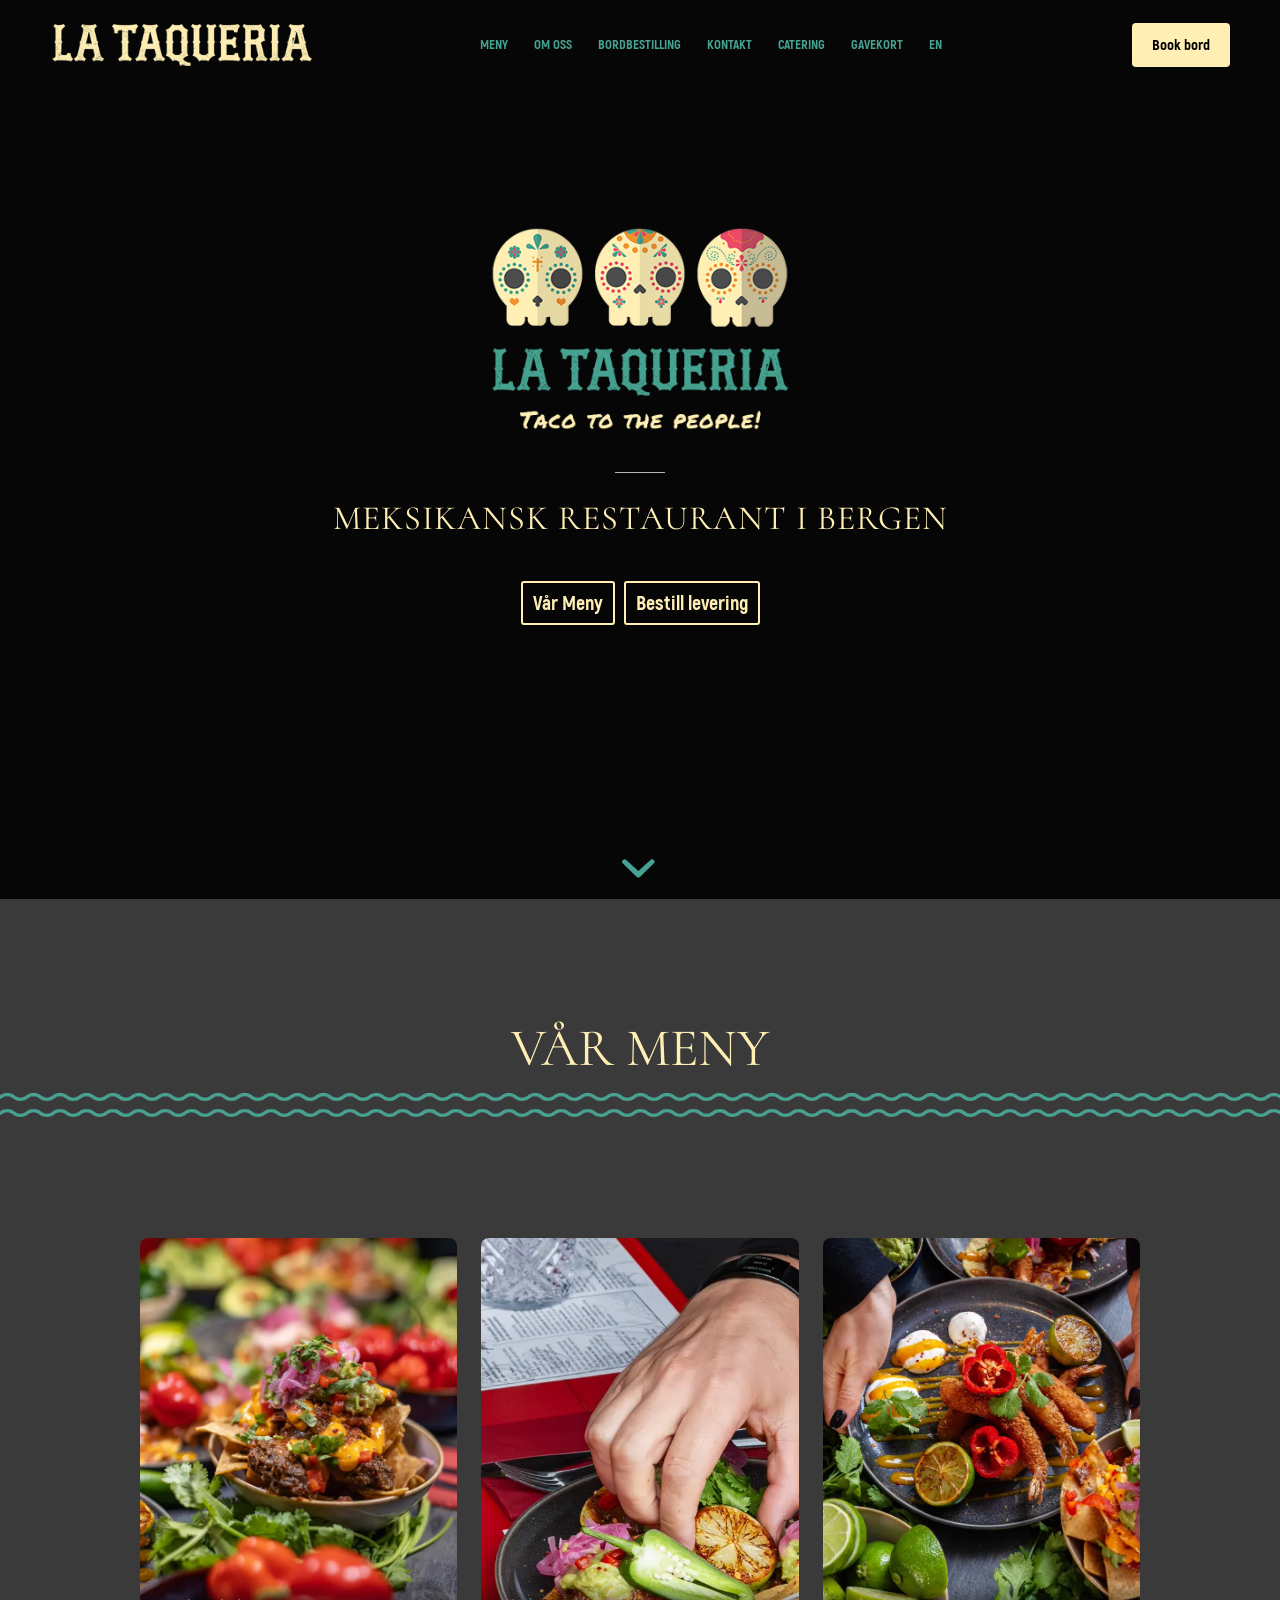
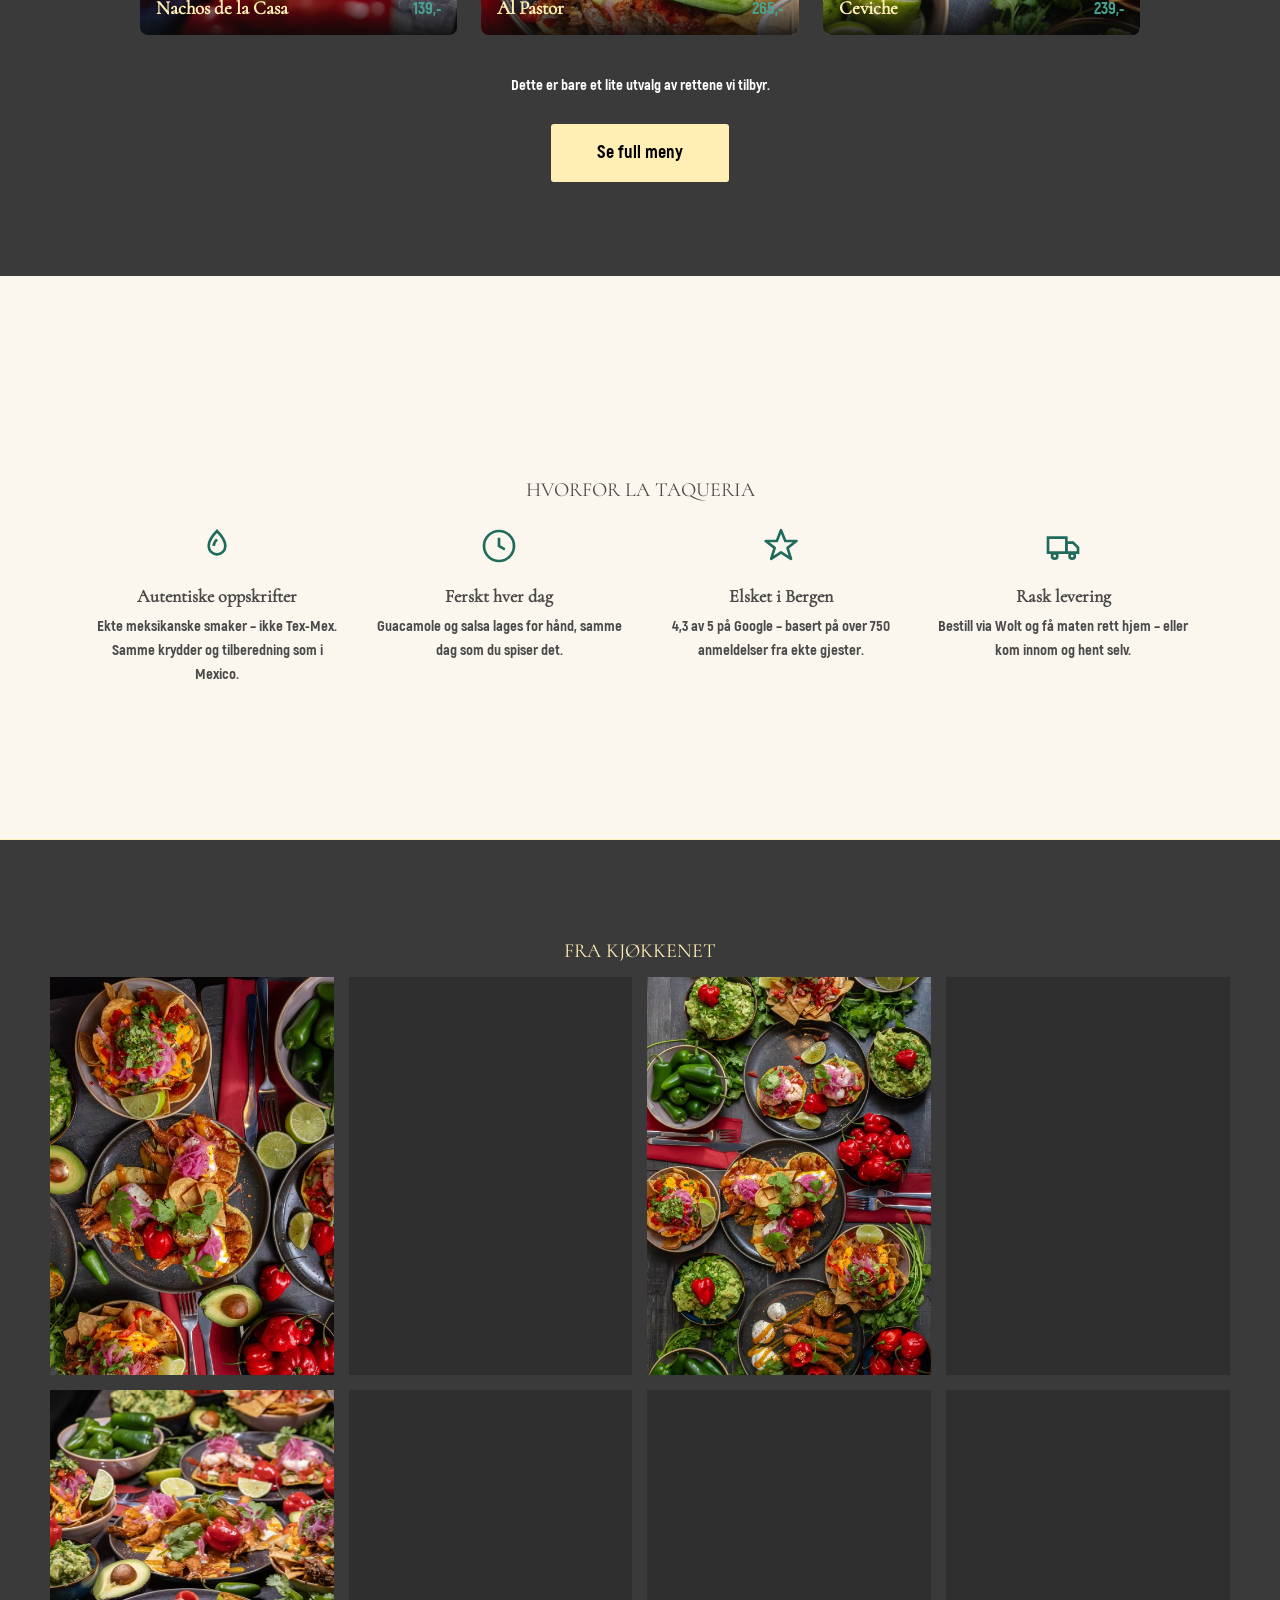
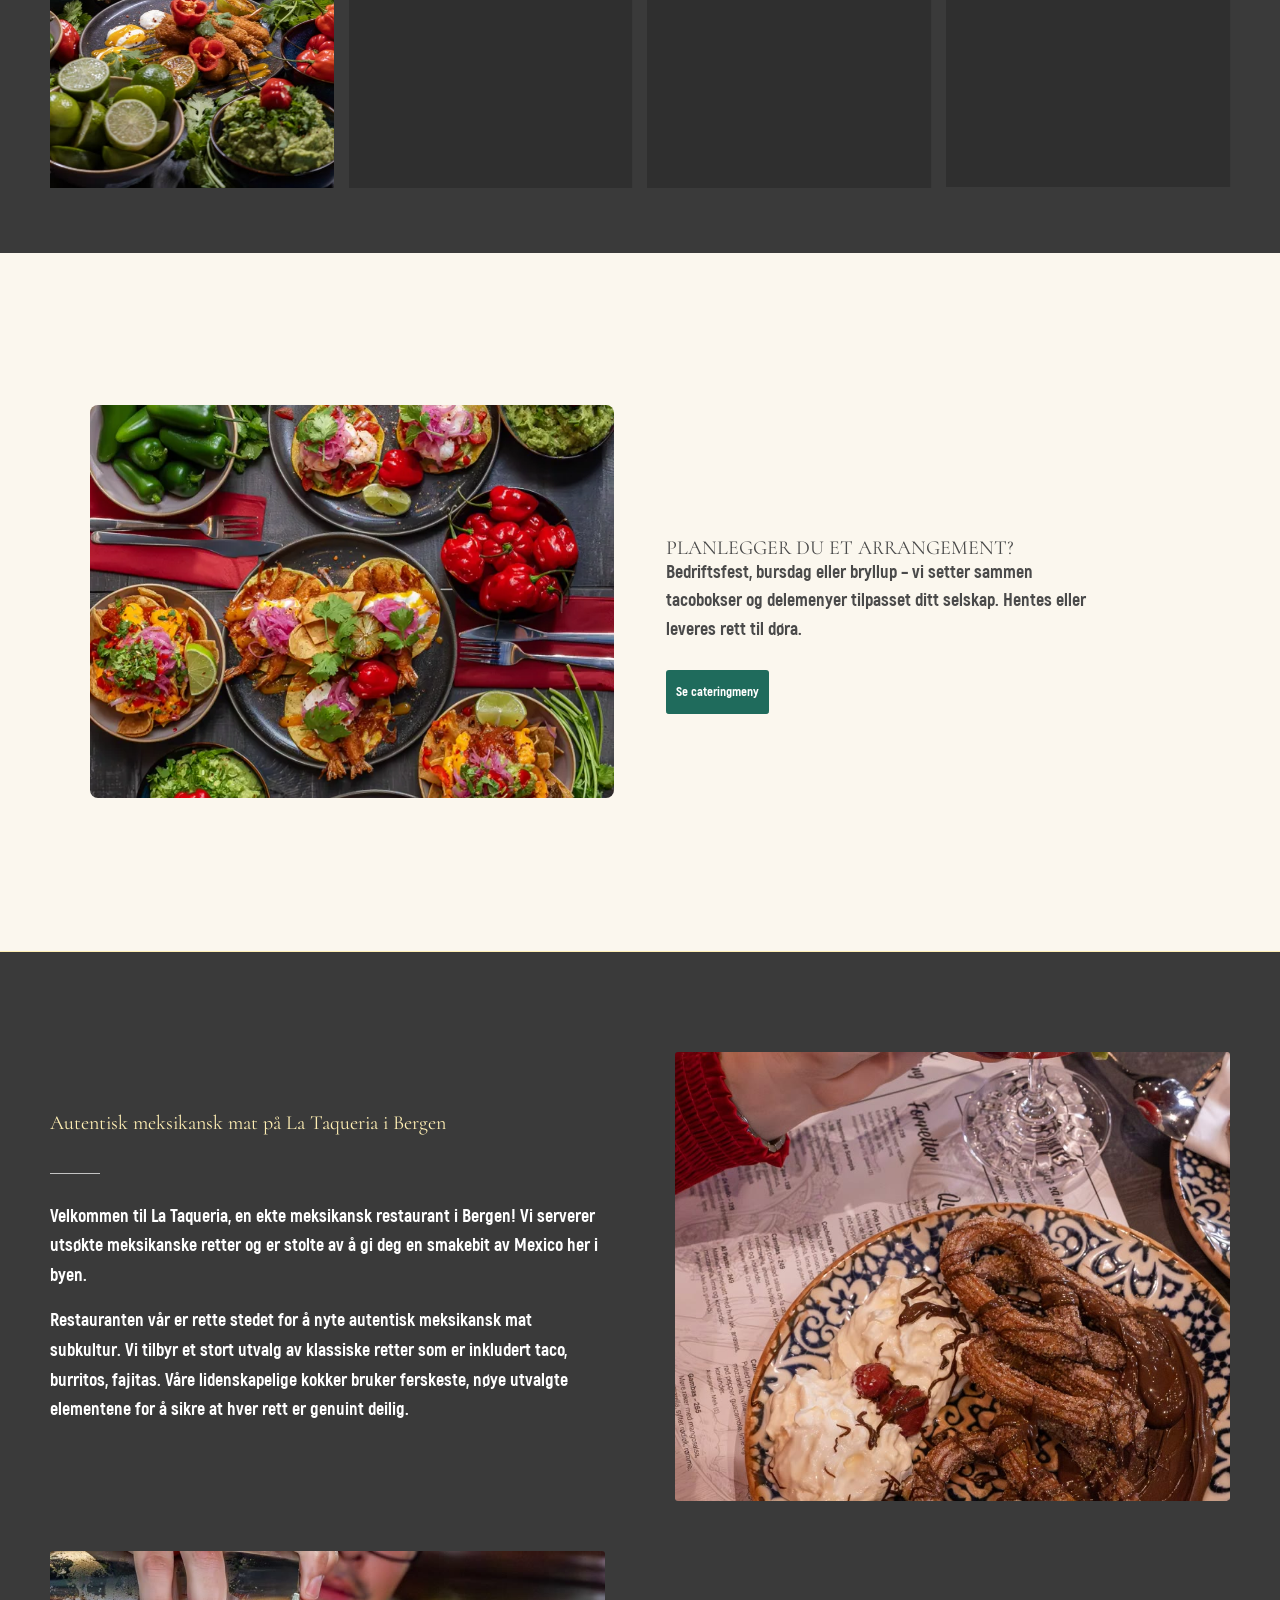
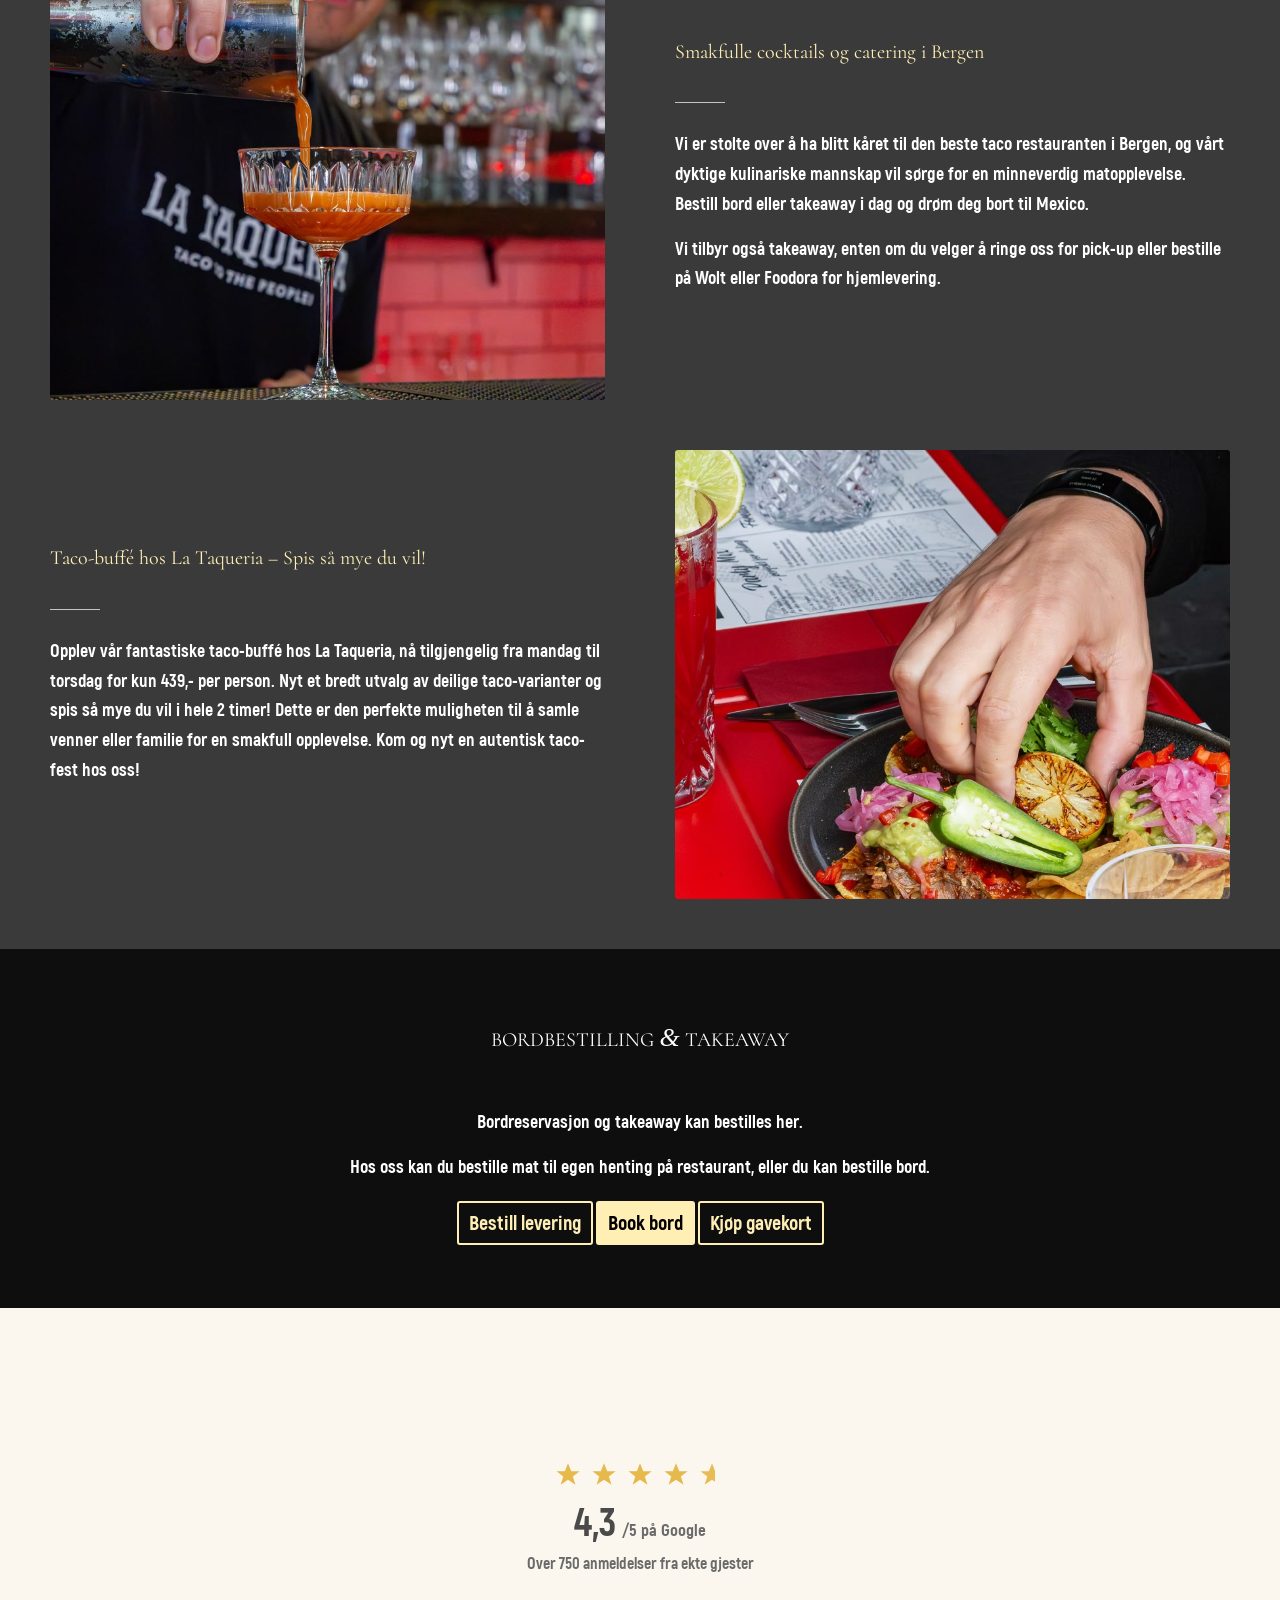
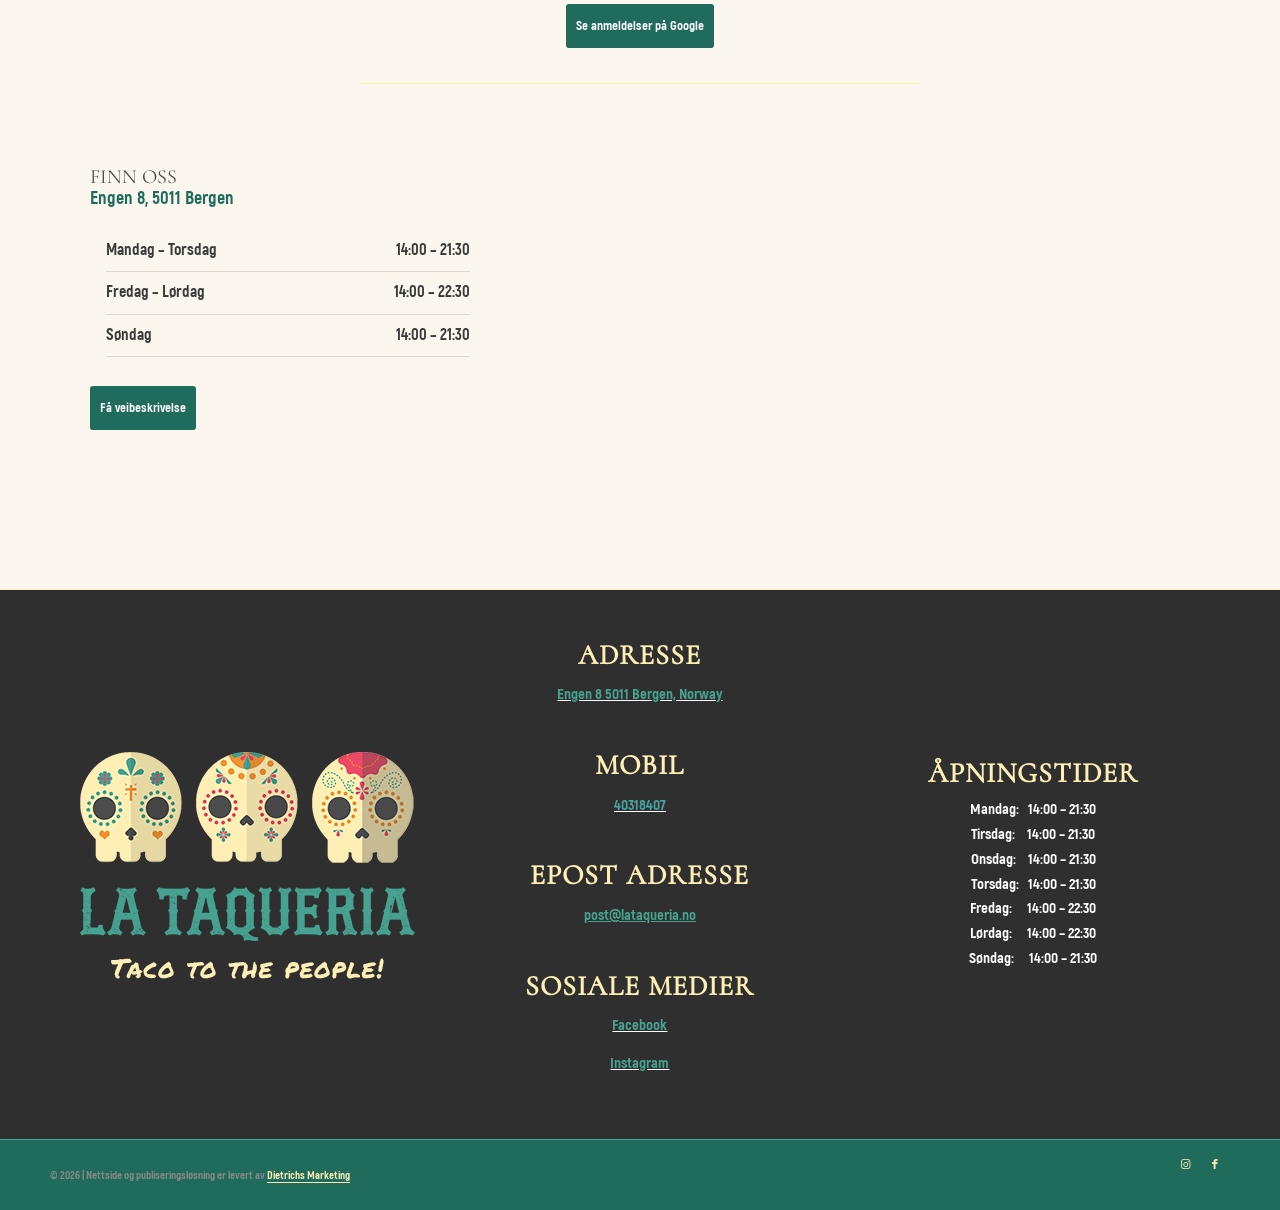
<file: index.html>
<!DOCTYPE html>
<html lang="nb-NO" class="html_stretched responsive av-preloader-disabled  html_header_top html_logo_left html_main_nav_header html_menu_right html_slim html_header_sticky html_header_shrinking_disabled html_mobile_menu_tablet html_header_searchicon_disabled html_content_align_center html_header_unstick_top_disabled html_header_stretch_disabled html_minimal_header html_minimal_header_shadow html_av-overlay-full html_av-submenu-noclone html_entry_id_241 av-cookies-no-cookie-consent av-default-lightbox av-no-preview">

<!-- Mirrored from www.lataqueria.no/ by HTTrack Website Copier/3.x [XR&CO'2014], Fri, 28 Aug 2026 09:14:08 GMT -->
<!-- Added by HTTrack --><meta http-equiv="content-type" content="text/html;charset=UTF-8" /><!-- /Added by HTTrack -->
<head>
<meta charset="UTF-8" />
<meta name="robots" content="index, follow" />


<!-- mobile setting -->
<meta name="viewport" content="width=device-width, initial-scale=1">

<!-- Scripts/CSS and wp_head hook -->
<title>La Taqueria &#8211; Taco to the people</title>
<meta name="description" content="Autentisk meksikansk restaurant i Bergen. La Taqueria serverer ferske tacos, burritos og fajitas, samt catering og takeaway via Wolt og Foodora." />
<meta name='robots' content='max-image-preview:large' />
<style id="wp-img-auto-sizes-contain-inline-css">
img:is([sizes=auto i],[sizes^="auto," i]){contain-intrinsic-size:3000px 1500px}
/*# sourceURL=wp-img-auto-sizes-contain-inline-css */
</style>
<link rel='stylesheet' id='avia-grid-css' href="css/grid972f.css?ver=5.0.1" media='all' />
<link rel='stylesheet' id='avia-base-css' href="css/base972f.css?ver=5.0.1" media='all' />
<link rel='stylesheet' id='avia-layout-css' href="css/layout972f.css?ver=5.0.1" media='all' />
<link rel='stylesheet' id='avia-module-button-css' href="css/buttons4d6f.css?ver=7.1" media='all' />
<link rel='stylesheet' id='avia-module-buttonrow-css' href="css/buttonrow4d6f.css?ver=7.1" media='all' />
<link rel='stylesheet' id='avia-module-catalogue-css' href="css/catalogue4d6f.css?ver=7.1" media='all' />
<link rel='stylesheet' id='avia-module-slideshow-css' href="css/slideshow4d6f.css?ver=7.1" media='all' />
<link rel='stylesheet' id='avia-module-heading-css' href="css/heading4d6f.css?ver=7.1" media='all' />
<link rel='stylesheet' id='avia-module-hr-css' href="css/hr4d6f.css?ver=7.1" media='all' />
<link rel='stylesheet' id='avia-module-iconbox-css' href="css/iconbox4d6f.css?ver=7.1" media='all' />
<link rel='stylesheet' id='avia-module-image-css' href="css/image4d6f.css?ver=7.1" media='all' />
<link rel='stylesheet' id='avia-module-masonry-css' href="css/masonry_entries4d6f.css?ver=7.1" media='all' />
<link rel='stylesheet' id='avia-siteloader-css' href="css/avia-snippet-site-preloader4d6f.css?ver=7.1" media='all' />
<link rel='stylesheet' id='avia-module-menu-css' href="css/menu4d6f.css?ver=7.1" media='all' />
<link rel='stylesheet' id='avia-module-social-css' href="css/social_share4d6f.css?ver=7.1" media='all' />
<style id="wp-emoji-styles-inline-css">

	img.wp-smiley, img.emoji {
		display: inline !important;
		border: none !important;
		box-shadow: none !important;
		height: 1em !important;
		width: 1em !important;
		margin: 0 0.07em !important;
		vertical-align: -0.1em !important;
		background: none !important;
		padding: 0 !important;
	}
/*# sourceURL=wp-emoji-styles-inline-css */
</style>
<style id="wp-block-library-inline-css">
:root{--wp-block-synced-color:#7a00df;--wp-block-synced-color--rgb:122,0,223;--wp-bound-block-color:var(--wp-block-synced-color);--wp-editor-canvas-background:#ddd;--wp-admin-theme-color:#007cba;--wp-admin-theme-color--rgb:0,124,186;--wp-admin-theme-color-darker-10:#006ba1;--wp-admin-theme-color-darker-10--rgb:0,107,160.5;--wp-admin-theme-color-darker-20:#005a87;--wp-admin-theme-color-darker-20--rgb:0,90,135;--wp-admin-border-width-focus:2px}@media (min-resolution:192dpi){:root{--wp-admin-border-width-focus:1.5px}}.wp-element-button{cursor:pointer}:root .has-very-light-gray-background-color{background-color:#eee}:root .has-very-dark-gray-background-color{background-color:#313131}:root .has-very-light-gray-color{color:#eee}:root .has-very-dark-gray-color{color:#313131}:root .has-vivid-green-cyan-to-vivid-cyan-blue-gradient-background{background:linear-gradient(135deg,#00d084,#0693e3)}:root .has-purple-crush-gradient-background{background:linear-gradient(135deg,#34e2e4,#4721fb 50%,#ab1dfe)}:root .has-hazy-dawn-gradient-background{background:linear-gradient(135deg,#faaca8,#dad0ec)}:root .has-subdued-olive-gradient-background{background:linear-gradient(135deg,#fafae1,#67a671)}:root .has-atomic-cream-gradient-background{background:linear-gradient(135deg,#fdd79a,#004a59)}:root .has-nightshade-gradient-background{background:linear-gradient(135deg,#330968,#31cdcf)}:root .has-midnight-gradient-background{background:linear-gradient(135deg,#020381,#2874fc)}:root{--wp--preset--font-size--normal:16px;--wp--preset--font-size--huge:42px}.has-regular-font-size{font-size:1em}.has-larger-font-size{font-size:2.625em}.has-normal-font-size{font-size:var(--wp--preset--font-size--normal)}.has-huge-font-size{font-size:var(--wp--preset--font-size--huge)}:root .has-text-align-center{text-align:center}:root .has-text-align-left{text-align:left}:root .has-text-align-right{text-align:right}.has-fit-text{white-space:nowrap!important}#end-resizable-editor-section{display:none}.aligncenter{clear:both}.items-justified-left{justify-content:flex-start}.items-justified-center{justify-content:center}.items-justified-right{justify-content:flex-end}.items-justified-space-between{justify-content:space-between}.screen-reader-text{word-wrap:normal!important;border:0;clip-path:inset(50%);height:1px;margin:-1px;overflow:hidden;padding:0;position:absolute;width:1px;word-break:normal!important}.screen-reader-text:focus{background-color:#ddd;clip-path:none;color:#444;display:block;font-size:1em;height:auto;left:5px;line-height:normal;padding:15px 23px 14px;text-decoration:none;top:5px;width:auto;z-index:100000}html :where(.has-border-color){border-style:solid}html :where([style^=border-color],[style*=";border-color"],[style*="; border-color"]){border-style:solid}html :where([style^=border-top-color],[style*=";border-top-color"],[style*="; border-top-color"]){border-top-style:solid}html :where([style^=border-right-color],[style*=";border-right-color"],[style*="; border-right-color"]){border-right-style:solid}html :where([style^=border-bottom-color],[style*=";border-bottom-color"],[style*="; border-bottom-color"]){border-bottom-style:solid}html :where([style^=border-left-color],[style*=";border-left-color"],[style*="; border-left-color"]){border-left-style:solid}html :where([style^=border-width],[style*=";border-width"],[style*="; border-width"]){border-style:solid}html :where([style^=border-top-width],[style*=";border-top-width"],[style*="; border-top-width"]){border-top-style:solid}html :where([style^=border-right-width],[style*=";border-right-width"],[style*="; border-right-width"]){border-right-style:solid}html :where([style^=border-bottom-width],[style*=";border-bottom-width"],[style*="; border-bottom-width"]){border-bottom-style:solid}html :where([style^=border-left-width],[style*=";border-left-width"],[style*="; border-left-width"]){border-left-style:solid}html :where(img[class*=wp-image-]){height:auto;max-width:100%}:where(figure){margin:0 0 1em}html :where(.is-position-sticky){--wp-admin--admin-bar--position-offset:var(--wp-admin--admin-bar--height,0px)}@media screen and (max-width:600px){html :where(.is-position-sticky){--wp-admin--admin-bar--position-offset:0px}}

/*# sourceURL=/wp-includes/css/dist/block-library/common.min.css */
</style>

<style id="global-styles-inline-css">
:root{--wp--preset--aspect-ratio--square: 1;--wp--preset--aspect-ratio--4-3: 4/3;--wp--preset--aspect-ratio--3-4: 3/4;--wp--preset--aspect-ratio--3-2: 3/2;--wp--preset--aspect-ratio--2-3: 2/3;--wp--preset--aspect-ratio--16-9: 16/9;--wp--preset--aspect-ratio--9-16: 9/16;--wp--preset--color--black: #000000;--wp--preset--color--cyan-bluish-gray: #abb8c3;--wp--preset--color--white: #ffffff;--wp--preset--color--pale-pink: #f78da7;--wp--preset--color--vivid-red: #cf2e2e;--wp--preset--color--luminous-vivid-orange: #ff6900;--wp--preset--color--luminous-vivid-amber: #fcb900;--wp--preset--color--light-green-cyan: #7bdcb5;--wp--preset--color--vivid-green-cyan: #00d084;--wp--preset--color--pale-cyan-blue: #8ed1fc;--wp--preset--color--vivid-cyan-blue: #0693e3;--wp--preset--color--vivid-purple: #9b51e0;--wp--preset--color--metallic-red: #b02b2c;--wp--preset--color--maximum-yellow-red: #edae44;--wp--preset--color--yellow-sun: #eeee22;--wp--preset--color--palm-leaf: #83a846;--wp--preset--color--aero: #7bb0e7;--wp--preset--color--old-lavender: #745f7e;--wp--preset--color--steel-teal: #5f8789;--wp--preset--color--raspberry-pink: #d65799;--wp--preset--color--medium-turquoise: #4ecac2;--wp--preset--gradient--vivid-cyan-blue-to-vivid-purple: linear-gradient(135deg,rgb(6,147,227) 0%,rgb(155,81,224) 100%);--wp--preset--gradient--light-green-cyan-to-vivid-green-cyan: linear-gradient(135deg,rgb(122,220,180) 0%,rgb(0,208,130) 100%);--wp--preset--gradient--luminous-vivid-amber-to-luminous-vivid-orange: linear-gradient(135deg,rgb(252,185,0) 0%,rgb(255,105,0) 100%);--wp--preset--gradient--luminous-vivid-orange-to-vivid-red: linear-gradient(135deg,rgb(255,105,0) 0%,rgb(207,46,46) 100%);--wp--preset--gradient--very-light-gray-to-cyan-bluish-gray: linear-gradient(135deg,rgb(238,238,238) 0%,rgb(169,184,195) 100%);--wp--preset--gradient--cool-to-warm-spectrum: linear-gradient(135deg,rgb(74,234,220) 0%,rgb(151,120,209) 20%,rgb(207,42,186) 40%,rgb(238,44,130) 60%,rgb(251,105,98) 80%,rgb(254,248,76) 100%);--wp--preset--gradient--blush-light-purple: linear-gradient(135deg,rgb(255,206,236) 0%,rgb(152,150,240) 100%);--wp--preset--gradient--blush-bordeaux: linear-gradient(135deg,rgb(254,205,165) 0%,rgb(254,45,45) 50%,rgb(107,0,62) 100%);--wp--preset--gradient--luminous-dusk: linear-gradient(135deg,rgb(255,203,112) 0%,rgb(199,81,192) 50%,rgb(65,88,208) 100%);--wp--preset--gradient--pale-ocean: linear-gradient(135deg,rgb(255,245,203) 0%,rgb(182,227,212) 50%,rgb(51,167,181) 100%);--wp--preset--gradient--electric-grass: linear-gradient(135deg,rgb(202,248,128) 0%,rgb(113,206,126) 100%);--wp--preset--gradient--midnight: linear-gradient(135deg,rgb(2,3,129) 0%,rgb(40,116,252) 100%);--wp--preset--font-size--small: 1rem;--wp--preset--font-size--medium: 1.125rem;--wp--preset--font-size--large: 1.75rem;--wp--preset--font-size--x-large: clamp(1.75rem, 3vw, 2.25rem);--wp--preset--spacing--20: 0.44rem;--wp--preset--spacing--30: 0.67rem;--wp--preset--spacing--40: 1rem;--wp--preset--spacing--50: 1.5rem;--wp--preset--spacing--60: 2.25rem;--wp--preset--spacing--70: 3.38rem;--wp--preset--spacing--80: 5.06rem;--wp--preset--shadow--natural: 6px 6px 9px rgba(0, 0, 0, 0.2);--wp--preset--shadow--deep: 12px 12px 50px rgba(0, 0, 0, 0.4);--wp--preset--shadow--sharp: 6px 6px 0px rgba(0, 0, 0, 0.2);--wp--preset--shadow--outlined: 6px 6px 0px -3px rgb(255, 255, 255), 6px 6px rgb(0, 0, 0);--wp--preset--shadow--crisp: 6px 6px 0px rgb(0, 0, 0);}.wp-block-button{--wp--preset--dimension--25: 25%;--wp--preset--dimension--50: 50%;--wp--preset--dimension--75: 75%;--wp--preset--dimension--100: 100%;}:root { --wp--style--global--content-size: 800px;--wp--style--global--wide-size: 1130px; }:where(body) { margin: 0; }.wp-site-blocks > .alignleft { float: left; margin-right: 2em; }.wp-site-blocks > .alignright { float: right; margin-left: 2em; }.wp-site-blocks > .aligncenter { justify-content: center; margin-left: auto; margin-right: auto; }:where(.is-layout-flex){gap: 0.5em;}:where(.is-layout-grid){gap: 0.5em;}.is-layout-flow > .alignleft{float: left;margin-inline-start: 0;margin-inline-end: 2em;}.is-layout-flow > .alignright{float: right;margin-inline-start: 2em;margin-inline-end: 0;}.is-layout-flow > .aligncenter{margin-left: auto !important;margin-right: auto !important;}.is-layout-constrained > .alignleft{float: left;margin-inline-start: 0;margin-inline-end: 2em;}.is-layout-constrained > .alignright{float: right;margin-inline-start: 2em;margin-inline-end: 0;}.is-layout-constrained > .aligncenter{margin-left: auto !important;margin-right: auto !important;}.is-layout-constrained > :where(:not(.alignleft):not(.alignright):not(.alignfull)){max-width: var(--wp--style--global--content-size);margin-left: auto !important;margin-right: auto !important;}.is-layout-constrained > .alignwide{max-width: var(--wp--style--global--wide-size);}body .is-layout-flex{display: flex;}.is-layout-flex{flex-wrap: wrap;align-items: center;}.is-layout-flex > :is(*, div){margin: 0;}body .is-layout-grid{display: grid;}.is-layout-grid > :is(*, div){margin: 0;}body{padding-top: 0px;padding-right: 0px;padding-bottom: 0px;padding-left: 0px;}:root :where(.wp-element-button, .wp-block-button__link){background-color: #32373c;border-width: 0;color: #fff;font-family: inherit;font-size: inherit;font-style: inherit;font-weight: inherit;letter-spacing: inherit;line-height: inherit;padding-top: calc(0.667em + 2px);padding-right: calc(1.333em + 2px);padding-bottom: calc(0.667em + 2px);padding-left: calc(1.333em + 2px);text-decoration: none;text-transform: inherit;}.has-black-color{color: var(--wp--preset--color--black) !important;}.has-cyan-bluish-gray-color{color: var(--wp--preset--color--cyan-bluish-gray) !important;}.has-white-color{color: var(--wp--preset--color--white) !important;}.has-pale-pink-color{color: var(--wp--preset--color--pale-pink) !important;}.has-vivid-red-color{color: var(--wp--preset--color--vivid-red) !important;}.has-luminous-vivid-orange-color{color: var(--wp--preset--color--luminous-vivid-orange) !important;}.has-luminous-vivid-amber-color{color: var(--wp--preset--color--luminous-vivid-amber) !important;}.has-light-green-cyan-color{color: var(--wp--preset--color--light-green-cyan) !important;}.has-vivid-green-cyan-color{color: var(--wp--preset--color--vivid-green-cyan) !important;}.has-pale-cyan-blue-color{color: var(--wp--preset--color--pale-cyan-blue) !important;}.has-vivid-cyan-blue-color{color: var(--wp--preset--color--vivid-cyan-blue) !important;}.has-vivid-purple-color{color: var(--wp--preset--color--vivid-purple) !important;}.has-metallic-red-color{color: var(--wp--preset--color--metallic-red) !important;}.has-maximum-yellow-red-color{color: var(--wp--preset--color--maximum-yellow-red) !important;}.has-yellow-sun-color{color: var(--wp--preset--color--yellow-sun) !important;}.has-palm-leaf-color{color: var(--wp--preset--color--palm-leaf) !important;}.has-aero-color{color: var(--wp--preset--color--aero) !important;}.has-old-lavender-color{color: var(--wp--preset--color--old-lavender) !important;}.has-steel-teal-color{color: var(--wp--preset--color--steel-teal) !important;}.has-raspberry-pink-color{color: var(--wp--preset--color--raspberry-pink) !important;}.has-medium-turquoise-color{color: var(--wp--preset--color--medium-turquoise) !important;}.has-black-background-color{background-color: var(--wp--preset--color--black) !important;}.has-cyan-bluish-gray-background-color{background-color: var(--wp--preset--color--cyan-bluish-gray) !important;}.has-white-background-color{background-color: var(--wp--preset--color--white) !important;}.has-pale-pink-background-color{background-color: var(--wp--preset--color--pale-pink) !important;}.has-vivid-red-background-color{background-color: var(--wp--preset--color--vivid-red) !important;}.has-luminous-vivid-orange-background-color{background-color: var(--wp--preset--color--luminous-vivid-orange) !important;}.has-luminous-vivid-amber-background-color{background-color: var(--wp--preset--color--luminous-vivid-amber) !important;}.has-light-green-cyan-background-color{background-color: var(--wp--preset--color--light-green-cyan) !important;}.has-vivid-green-cyan-background-color{background-color: var(--wp--preset--color--vivid-green-cyan) !important;}.has-pale-cyan-blue-background-color{background-color: var(--wp--preset--color--pale-cyan-blue) !important;}.has-vivid-cyan-blue-background-color{background-color: var(--wp--preset--color--vivid-cyan-blue) !important;}.has-vivid-purple-background-color{background-color: var(--wp--preset--color--vivid-purple) !important;}.has-metallic-red-background-color{background-color: var(--wp--preset--color--metallic-red) !important;}.has-maximum-yellow-red-background-color{background-color: var(--wp--preset--color--maximum-yellow-red) !important;}.has-yellow-sun-background-color{background-color: var(--wp--preset--color--yellow-sun) !important;}.has-palm-leaf-background-color{background-color: var(--wp--preset--color--palm-leaf) !important;}.has-aero-background-color{background-color: var(--wp--preset--color--aero) !important;}.has-old-lavender-background-color{background-color: var(--wp--preset--color--old-lavender) !important;}.has-steel-teal-background-color{background-color: var(--wp--preset--color--steel-teal) !important;}.has-raspberry-pink-background-color{background-color: var(--wp--preset--color--raspberry-pink) !important;}.has-medium-turquoise-background-color{background-color: var(--wp--preset--color--medium-turquoise) !important;}.has-black-border-color{border-color: var(--wp--preset--color--black) !important;}.has-cyan-bluish-gray-border-color{border-color: var(--wp--preset--color--cyan-bluish-gray) !important;}.has-white-border-color{border-color: var(--wp--preset--color--white) !important;}.has-pale-pink-border-color{border-color: var(--wp--preset--color--pale-pink) !important;}.has-vivid-red-border-color{border-color: var(--wp--preset--color--vivid-red) !important;}.has-luminous-vivid-orange-border-color{border-color: var(--wp--preset--color--luminous-vivid-orange) !important;}.has-luminous-vivid-amber-border-color{border-color: var(--wp--preset--color--luminous-vivid-amber) !important;}.has-light-green-cyan-border-color{border-color: var(--wp--preset--color--light-green-cyan) !important;}.has-vivid-green-cyan-border-color{border-color: var(--wp--preset--color--vivid-green-cyan) !important;}.has-pale-cyan-blue-border-color{border-color: var(--wp--preset--color--pale-cyan-blue) !important;}.has-vivid-cyan-blue-border-color{border-color: var(--wp--preset--color--vivid-cyan-blue) !important;}.has-vivid-purple-border-color{border-color: var(--wp--preset--color--vivid-purple) !important;}.has-metallic-red-border-color{border-color: var(--wp--preset--color--metallic-red) !important;}.has-maximum-yellow-red-border-color{border-color: var(--wp--preset--color--maximum-yellow-red) !important;}.has-yellow-sun-border-color{border-color: var(--wp--preset--color--yellow-sun) !important;}.has-palm-leaf-border-color{border-color: var(--wp--preset--color--palm-leaf) !important;}.has-aero-border-color{border-color: var(--wp--preset--color--aero) !important;}.has-old-lavender-border-color{border-color: var(--wp--preset--color--old-lavender) !important;}.has-steel-teal-border-color{border-color: var(--wp--preset--color--steel-teal) !important;}.has-raspberry-pink-border-color{border-color: var(--wp--preset--color--raspberry-pink) !important;}.has-medium-turquoise-border-color{border-color: var(--wp--preset--color--medium-turquoise) !important;}.has-vivid-cyan-blue-to-vivid-purple-gradient-background{background: var(--wp--preset--gradient--vivid-cyan-blue-to-vivid-purple) !important;}.has-light-green-cyan-to-vivid-green-cyan-gradient-background{background: var(--wp--preset--gradient--light-green-cyan-to-vivid-green-cyan) !important;}.has-luminous-vivid-amber-to-luminous-vivid-orange-gradient-background{background: var(--wp--preset--gradient--luminous-vivid-amber-to-luminous-vivid-orange) !important;}.has-luminous-vivid-orange-to-vivid-red-gradient-background{background: var(--wp--preset--gradient--luminous-vivid-orange-to-vivid-red) !important;}.has-very-light-gray-to-cyan-bluish-gray-gradient-background{background: var(--wp--preset--gradient--very-light-gray-to-cyan-bluish-gray) !important;}.has-cool-to-warm-spectrum-gradient-background{background: var(--wp--preset--gradient--cool-to-warm-spectrum) !important;}.has-blush-light-purple-gradient-background{background: var(--wp--preset--gradient--blush-light-purple) !important;}.has-blush-bordeaux-gradient-background{background: var(--wp--preset--gradient--blush-bordeaux) !important;}.has-luminous-dusk-gradient-background{background: var(--wp--preset--gradient--luminous-dusk) !important;}.has-pale-ocean-gradient-background{background: var(--wp--preset--gradient--pale-ocean) !important;}.has-electric-grass-gradient-background{background: var(--wp--preset--gradient--electric-grass) !important;}.has-midnight-gradient-background{background: var(--wp--preset--gradient--midnight) !important;}.has-small-font-size{font-size: var(--wp--preset--font-size--small) !important;}.has-medium-font-size{font-size: var(--wp--preset--font-size--medium) !important;}.has-large-font-size{font-size: var(--wp--preset--font-size--large) !important;}.has-x-large-font-size{font-size: var(--wp--preset--font-size--x-large) !important;}
/*# sourceURL=global-styles-inline-css */
</style>

<link rel='stylesheet' id='avia-scs-css' href="css/shortcodes972f.css?ver=5.0.1" media='all' />
<link rel='stylesheet' id='avia-popup-css-css' href="css/magnific-popup972f.css?ver=5.0.1" media='screen' />
<link rel='stylesheet' id='avia-lightbox-css' href="css/avia-snippet-lightbox972f.css?ver=5.0.1" media='screen' />
<link rel='stylesheet' id='avia-dynamic-css' href="css/enfold_childf51b.css?ver=690a1fb98a2ef" media='all' />
<link rel='stylesheet' id='avia-custom-css' href="css/custom972f.css?ver=5.0.1" media='all' />
<link rel='stylesheet' id='avia-style-css' href="css/style972f.css?ver=5.0.1" media='all' />
<link rel='stylesheet' id='avia-single-post-241-css' href="css/post-2417c08.css?ver=ver-1765986719" media='all' />
<script id="jquery-core-js" src="js/jquery.minf43b.js?ver=3.7.1"></script>
<script id="jquery-migrate-js" src="js/jquery-migrate.min5589.js?ver=3.4.1"></script>
<script id="avia-module-isotope-js" src="js/isotope4d6f.js?ver=7.1"></script>
<script id="avia-compat-js" src="js/avia-compat972f.js?ver=5.0.1"></script>




<meta name="generator" content="WordPress 7.1" />
<link rel="canonical" href="https://lataqueria.no/" />
<link rel="alternate" hreflang="nb" href="https://lataqueria.no/" />
<link rel="alternate" hreflang="en" href="https://lataqueria.no/en/" />
<link rel="alternate" hreflang="x-default" href="https://lataqueria.no/" />

<meta property="og:type" content="restaurant.restaurant" />
<meta property="og:site_name" content="La Taqueria" />
<meta property="og:title" content="La Taqueria – Taco to the people" />
<meta property="og:description" content="Autentisk meksikansk restaurant i Bergen. La Taqueria serverer ferske tacos, burritos og fajitas, samt catering og takeaway via Wolt og Foodora." />
<meta property="og:image" content="https://lataqueria.no/images/hero-bg.webp" />
<meta property="og:url" content="https://lataqueria.no/" />
<meta property="og:locale" content="nb_NO" />
<meta name="twitter:card" content="summary_large_image" />

<script type="application/ld+json">
{
  "@context": "https://schema.org",
  "@type": "Restaurant",
  "@id": "https://lataqueria.no/",
  "name": "La Taqueria",
  "image": "https://lataqueria.no/images/hero-bg.webp",
  "url": "https://lataqueria.no/",
  "telephone": "+4740318407",
  "email": "post@lataqueria.no",
  "servesCuisine": "Mexican",
  "priceRange": "$$",
  "address": {
    "@type": "PostalAddress",
    "streetAddress": "Engen 8",
    "addressLocality": "Bergen",
    "postalCode": "5011",
    "addressCountry": "NO"
  },
  "geo": {
    "@type": "GeoCoordinates",
    "latitude": 60.39181,
    "longitude": 5.32081
  },
  "openingHoursSpecification": [
    {
      "@type": "OpeningHoursSpecification",
      "dayOfWeek": ["Monday", "Tuesday", "Wednesday", "Thursday", "Sunday"],
      "opens": "14:00",
      "closes": "21:30"
    },
    {
      "@type": "OpeningHoursSpecification",
      "dayOfWeek": ["Friday", "Saturday"],
      "opens": "14:00",
      "closes": "22:30"
    }
  ],
  "menu": "https://lataqueria.no/meny/",
  "sameAs": [
    "https://www.facebook.com/lataqueria.no/",
    "https://www.instagram.com/lataqueria.no/"
  ]
}
</script>
<link rel='shortlink' href='https://lataqueria.no/' />
<link rel="profile" href="https://gmpg.org/xfn/11" />
<link rel="icon" href="images/favicon-300x300.png" type="image/png">
        
        
    <style type='text/css'>
@font-face {font-family: 'entypo-fontello'; font-weight: normal; font-style: normal; font-display: auto;
src: url('fonts/entypo-fontello.woff2') format('woff2'),
url('fonts/entypo-fontello.woff') format('woff'),
url('fonts/entypo-fontello.ttf') format('truetype'),
url('images/entypo-fontello.svg#entypo-fontello') format('svg'),
url('fonts/entypo-fontello.eot'),
url('fonts/entypo-fontellod41d.eot?#iefix') format('embedded-opentype');
} #top .avia-font-entypo-fontello, body .avia-font-entypo-fontello, html body [data-av_iconfont='entypo-fontello']:before{ font-family: 'entypo-fontello'; }
</style>

<!--
Debugging Info for Theme support: 

Theme: Enfold
Version: 5.0.1
Installed: enfold
AviaFramework Version: 5.0
AviaBuilder Version: 4.8
aviaElementManager Version: 1.0.1
- - - - - - - - - - -
ChildTheme: Enfold Child
ChildTheme Version: 1.0
ChildTheme Installed: enfold

ML:4294967296-PU:23-PLA:8
WP:7.1
Compress: CSS:disabled - JS:disabled
Updates: disabled
PLAu:7
-->

<style>
/* ============================================================
   Homepage: restored to the mirrored site's original dark/teal
   theme (shared Enfold + child-theme CSS colors, untouched here).
   ============================================================ */

/* --- TRANSPARENT HEADER, SOLID ON SCROLL ------------------------
   Two separate elements were solid, not one: .header_bg (fixed below)
   AND #header itself, which enfold_childf51b.css sets unconditionally
   to #header{background-color:#2f2f2f} (a page-builder header-color
   setting baked into the generated child-theme CSS, unrelated to
   av_header_transparency entirely) - that rule alone was enough to
   keep the header looking solid even with .header_bg transparent.
   .header-solid is added by the small scroll listener below once the
   page scrolls past the top, and restores both back to solid dark. */
#header {
	background-color: transparent !important;
	transition: background-color 0.3s ease;
}
#header.header-solid {
	background-color: #2f2f2f !important;
}
#header.av_header_transparency .header_bg {
	background-color: transparent !important;
	opacity: 0 !important;
	transition: background-color 0.3s ease, opacity 0.3s ease;
}
#header.av_header_transparency.header-solid .header_bg {
	background-color: #2f2f2f !important;
	opacity: 1 !important;
}
/* Enfold un-fixes the header below 990px (switches to its tablet/
   mobile hamburger nav mode: .responsive...#header{position:relative}
   at (768px, 989px) and (max-width:767px)), so it sits in normal flow
   ABOVE the hero video instead of overlaying it - no amount of
   transparency shows the video through a header that isn't over it.
   #main gets no top padding in that mode (it doesn't need any when
   the header isn't fixed), and the theme's own reset for that -
   .responsive.html_mobile_menu_tablet.html_header_top #top #main
   {padding-top:0 !important} - outranks a plain #main !important
   override (2 IDs+4 classes beats 1 ID), so match its ID count here.
   That alone still left a solid gap: #main's padding pushes EVERY
   section down including the hero, and at >=990px the hero video
   escapes that push on its own (Enfold's slideshow JS sizes/positions
   the <video> to overflow up past its section - measured top:-18px,
   height 1123px against a 911px section there) - but that JS-driven
   overflow evidently isn't recalculated for a header this width range
   never has fixed on its own, so the video stayed flush with the
   pushed-down section instead of reaching back up to y:0. Pulling the
   whole hero section up by the header's own height bypasses relying
   on that JS at all - the section (video included) starts at y:0
   again, right under the now-fixed header, at both widths. */
@media (max-width: 989px) {
	#header { position: fixed !important; }
	#top #wrap_all #main { padding-top: 90px !important; }
	#top #wrap_all #main #av_section_1 { margin-top: -90px !important; }
}
@media (max-width: 767px) {
	#top #wrap_all #main { padding-top: 80px !important; }
	#top #wrap_all #main #av_section_1 { margin-top: -80px !important; }
}
/* At >=990px the header stays properly fixed, so pulling the whole
   section up (like below 990px) isn't needed and would shift the
   vertically-centered heading/buttons up too. Only the video itself
   needs to reach y:0 - it's Enfold's own JS that's supposed to stretch
   it there (measured working at 1996px: video top:-18px, height
   1123px), but that JS apparently doesn't fire/recalculate at every
   desktop width - confirmed broken at 1024px, where the <video> had
   no inline size override at all and just filled its section exactly,
   flush with #main's 88px padding same as every section below it.
   Extending .avia-slideshow itself (the overflow:hidden boundary one
   level up from the <video>) covers both cases: where JS already
   stretches the video further, this just gives it a taller box to
   stretch within; where JS never fires, the video's own 100%/100%
   CSS sizing now resolves against this taller box on its own. */
@media (min-width: 990px) {
	#av_section_1 .avia-slideshow {
		top: -88px !important;
		height: calc(100% + 88px) !important;
	}
	/* The dark .av-section-color-overlay (opacity:0.6, sits over the
	   video for text contrast) is a normal-flow sibling, not part of
	   .avia-slideshow, so it kept the section's original y:88 top/
	   671px height while the video above stretched to y:0 - the
	   un-overlaid strip read as a bright seam where they used to line
	   up exactly. Same extension, same boundary, so they match again. */
	#av_section_1 .av-section-color-overlay {
		top: -88px !important;
		height: calc(100% + 88px) !important;
	}
}
#av_section_1 video.avia_video {
	object-fit: cover;
}

/* --- PRIMARY CTA: one filled action per button row, rest stay outline ---
   Three buttons in a row (hero, takeaway) rendered visually
   identical - nothing told the eye which action to take first. */
#top .avia-buttonrow-wrap .avia-button.avia-color-theme-color.cta-primary,
#top .avia-buttonrow-wrap .avia-button.avia-color-theme-color.cta-primary .avia_iconbox_title {
	background-color: #FFEFB4 !important;
	border-color: #FFEFB4 !important;
	color: #000 !important;
}

/* Buttons measured 42px tall on mobile - just under the 44px touch minimum */
#top .avia-buttonrow-wrap .avia-button.avia-size-small {
	min-height: 44px;
	display: inline-flex;
	align-items: center;
}

/* --- NORMAL DESKTOP NAV (drop the always-on burger) --------------
   This header used Enfold's "Burger Menu" style, which forces the
   hamburger at every width via html_burger_menu / html_burger_menu_active
   on <html> (removed). Below 990px those same two classes did nothing
   anyway - separate, unconditional-within-media-query rules already
   show the burger and hide the list there - so mobile/tablet are
   unaffected. At 990px+, nav.main_menu was position:absolute;right:0,
   which collided with the equally-absolute #header-cta-btn once real
   nav items appeared; switching the row to flex fixes that without
   hand-tuned pixel offsets. HOME is dropped here only - the logo
   already links home, and the mobile burger overlay still lists it. */
@media (min-width: 990px) {
	.av-logo-container .inner-container {
		display: flex !important;
		align-items: center !important;
		justify-content: space-between !important;
	}
	nav.main_menu, .av-main-nav-wrap {
		position: static !important;
		width: auto !important;
	}
	.logo.avia-standard-logo {
		position: static !important;
	}
	#avia-menu {
		display: flex !important;
		align-items: center !important;
	}
	#avia-menu > li:first-child { display: none !important; }
}

/* --- FIXED HEADER CTA (desktop) ---------------------------------
   The header is now sticky (av_header_sticky) so this button stays
   visible at every scroll position - replaces the old CTA block that
   used to sit after the menu. Enfold's own CSS only makes #header
   position:fixed at 990px+ (it forces position:relative below that
   in two of its own media queries) - matching that breakpoint here
   so the button never appears in a header that isn't actually fixed.
   Below 990px the sticky mobile bar covers phone + booking instead. */
#header-cta-btn { display: none; }
@media (min-width: 990px) {
	#header-cta-btn {
		display: flex !important;
		align-items: center !important;
		position: static !important;
		margin-left: 24px !important;
		height: auto !important;
		min-height: 44px !important;
		line-height: normal !important;
		background-color: #FFEFB4 !important;
		color: #000 !important;
		font-weight: 600 !important;
		font-size: 15px !important;
		padding: 10px 20px !important;
		border-radius: 4px !important;
		text-decoration: none !important;
		white-space: nowrap !important;
		transition: background-color 0.25s ease, transform 0.25s ease, box-shadow 0.25s ease !important;
	}
	#header-cta-btn:hover {
		background-color: #E6B94D !important;
		color: #000 !important;
		transform: translateY(-2px);
		box-shadow: 0 8px 18px rgba(230,185,77,0.4);
	}
}

/* --- STICKY MOBILE CTA BAR ---------------------------------------
   Phone + booking reachable from anywhere on the page without opening
   the menu, for the widths the header CTA above skips (below 990px -
   matches Enfold's own sticky-header breakpoint, see comment above). */
#mobile-cta-bar { display: none; }
/* Hide while the burger overlay is open - it sat on top of the menu at z-index 100 */
html.av-burger-overlay-active #mobile-cta-bar { display: none !important; }
@media (max-width: 989px) {
	#contact { padding-bottom: calc(64px + env(safe-area-inset-bottom)) !important; }
	/* #socket (the site footer/copyright bar) sits after #contact, outside it,
	   so the padding above doesn't protect it - the sticky CTA bar was covering
	   the "Nettside levert av Dietrichs Marketing" credit line. */
	#socket .container { padding-bottom: calc(64px + env(safe-area-inset-bottom)) !important; }
	#mobile-cta-bar {
		display: flex;
		position: fixed;
		left: 0; right: 0; bottom: 0;
		z-index: 999;
		gap: 10px;
		background-color: #1F6B5C;
		border-top: 1px solid #FFEFB4;
		padding: 10px 12px calc(10px + env(safe-area-inset-bottom));
	}
	#mobile-cta-bar a {
		flex: 1;
		display: flex;
		align-items: center;
		justify-content: center;
		min-height: 44px;
		border-radius: 4px;
		border: 2px solid #FFEFB4;
		color: #FFEFB4;
		font-size: 15px;
		font-weight: 600;
		text-decoration: none;
	}
	#mobile-cta-bar a.cta-primary {
		background-color: #FFEFB4;
		color: #000;
	}
}

/* Make the "Dietrichs Marketing" footer credit read as a link, not plain text */
#socket .copyright a[href*="dmarketing"] {
	color: #FFEFB4 !important;
	font-weight: 600;
	text-decoration: underline;
	text-underline-offset: 3px;
}
#socket .copyright a[href*="dmarketing"]:hover {
	color: #fff !important;
}

/* --- NEW SECTIONS: generous vertical breathing room --- */
#whyus, #cateringteaser, #hoursmap {
	padding: clamp(64px, 8vw, 110px) 0 !important;
}
/* Menu teaser had 40/100px section margin *plus* the shared 64-110px
   padding above stacking with #menu's own bottom padding above it -
   compounded to ~240px of empty space before the dish cards. */
#av_section_3 {
	margin-top: 20px !important;
	margin-bottom: 20px !important;
	padding: clamp(32px, 4vw, 56px) 0 !important;
}
#menu .content {
	padding-bottom: 30px !important;
}
.whyus-grid, .catering-teaser-row, .hoursmap-row { margin-top: 36px; }

/* --- MENU TEASER (3 dishes + link to /meny/) --- */
#top #av_section_3 .avia-buttonrow-wrap .avia-button {
	padding: 18px 46px !important;
	font-size: 18px !important;
	min-height: 0 !important;
}
.menu-teaser-note {
	margin: 40px 0 0;
	font-size: 15px;
	color: #ffffff;
	text-align: center;
}
.menu-teaser-grid {
	display: grid;
	grid-template-columns: 1fr;
	gap: 20px;
	max-width: 1000px;
	margin: 0 auto;
}
@media (min-width: 700px) { .menu-teaser-grid { grid-template-columns: repeat(3, 1fr); gap: 24px; } }
.menu-teaser-card {
	position: relative;
	border-radius: 8px;
	overflow: hidden;
	aspect-ratio: 4 / 5;
	transition: transform 0.3s ease, box-shadow 0.3s ease;
}
.menu-teaser-card:hover { transform: translateY(-4px); box-shadow: 0 14px 30px rgba(0,0,0,0.35); }
.menu-teaser-card img {
	width: 100%;
	height: 100%;
	object-fit: cover;
	display: block;
	transition: transform 0.4s ease;
}
.menu-teaser-card:hover img { transform: scale(1.05); }
.menu-teaser-info {
	position: absolute;
	left: 0; right: 0; bottom: 0;
	display: flex;
	align-items: baseline;
	justify-content: space-between;
	gap: 12px;
	padding: 16px;
	background: linear-gradient(to top, rgba(10,10,10,.88), rgba(10,10,10,0));
}
.menu-teaser-info h3 { margin: 0; font-size: 19px; color: #FFEFB4; font-weight: 700; }
.menu-teaser-price { font-size: 17px; color: #47a391; font-weight: 700; white-space: nowrap; }

/* --- HVORFOR LA TAQUERIA --- */
#whyus.main_color { background-color: #FBF7EE !important; background-image: none !important; border-top: none !important; }
#whyus .av-special-heading-tag { color: #4a4a4a !important; }
.whyus-grid {
	display: grid;
	grid-template-columns: 1fr;
	gap: 28px;
	max-width: 1100px;
	margin: 0 auto;
	text-align: center;
}
@media (min-width: 640px)  { .whyus-grid { grid-template-columns: repeat(2, 1fr); } }
@media (min-width: 1000px) { .whyus-grid { grid-template-columns: repeat(4, 1fr); } }
.whyus-icon { width: 40px; height: 40px; color: #1f6b5c; margin-bottom: 14px; }
.whyus-card h3 { margin: 0 0 8px; font-size: 18px; color: #4a4a4a; }
.whyus-card p { margin: 0; font-size: 15px; line-height: 1.6; color: #4a4a4a; }

/* --- CATERING TEASER --- */
#cateringteaser.main_color { background-color: #FBF7EE !important; background-image: none !important; border-top: none !important; }
#cateringteaser .av-special-heading-tag { color: #4a4a4a !important; }
#top #cateringteaser .avia-buttonrow-wrap .avia-button.avia-color-theme-color.cta-primary,
#top #cateringteaser .avia-buttonrow-wrap .avia-button.avia-color-theme-color.cta-primary .avia_iconbox_title { background-color: #1f6b5c !important; border-color: #1f6b5c !important; color: #ffffff !important; }
#top #cateringteaser .avia-button.cta-primary:hover,
#top #cateringteaser .avia-button.cta-primary:hover .avia_iconbox_title { background-color: #17544a !important; color: #ffffff !important; }
.catering-teaser-row {
	display: flex;
	flex-wrap: wrap;
	align-items: center;
	gap: clamp(28px, 4vw, 56px);
	max-width: 1100px;
	margin: 0 auto;
}
.catering-teaser-photo { flex: 1 1 380px; }
.catering-teaser-photo img { width: 100%; aspect-ratio: 4/3; object-fit: cover; border-radius: 8px; display: block; }
.catering-teaser-text { flex: 1 1 380px; }
.catering-teaser-text .av-special-heading { text-align: left; }
.catering-teaser-text p { font-size: 18px; line-height: 1.6; color: #4a4a4a; max-width: 48ch; margin: 0 0 22px; }

/* --- OM OSS: rå Enfold-kolonner er float-baserte og topp-justerte, så
   kort tekst ved siden av et 845x684-bilde etterlot et flatt mørkt felt
   under teksten hver gang raden var kortere enn bildet. Flex + center
   holder bredde/marg (47%/6%) uendret, men senterer innholdet i raden. */
#aboutus .entry-content-wrapper {
	display: flex;
	flex-wrap: wrap;
	align-items: center;
}
/* .av_one_half's width:47% (grid972f.css) is unconditional - there
   never was a responsive override stacking it to 100% below 990px.
   Combined with align-items:center above, two ~47%-wide columns still
   pair up per row even on a phone, and pairing wildly different
   heights (e.g. 951px next to 114px) center-aligns the short one,
   leaving hundreds of px of blank dark space above/below it. Found
   this checking the rest of the page on mobile after the gallery
   report - not confirmed as what Adrian saw, but a real bug either
   way (columns should stack full-width below the same breakpoint
   used everywhere else on this page). */
@media (max-width: 989px) {
	#aboutus .flex_column {
		width: 100% !important;
		margin-left: 0 !important;
	}
}
#aboutus {
	margin-bottom: 0 !important;
}
/* Hero skull+"LA TAQUERIA"+tagline graphic (hero-1.png) duplicated the
   header's own "LA TAQUERIA" wordmark right above it on narrow
   screens - two brand lockups stacked in the first viewport read as
   cluttered. Adrian: remove it there rather than just shrink it.
   Desktop/tablet have more room and weren't flagged, left as-is. */
@media (max-width: 767px) {
	#av_section_1 .av-l4v60n60-57e5482d1c893e2a41d1bb944fcf3942 {
		display: none;
	}
}

/* --- KONTAKT/FOOTER: avia-section-no-padding satte 0 padding-top,
   sa "ADRESSE" sto helt inntil den lyse seksjonen over. --- */
#contact {
	padding-top: 50px;
}
/* Same missing-responsive-override bug as #aboutus: the 3 footer
   columns (.av_one_third) stay at a fixed 33% width at every screen
   size - on mobile that's ~100px, not enough for "Mandag:  14:00 -
   21:30" to fit on one line, so it wrapped mid-time and looked
   uncentered (each column's own text is centered, but the column
   itself sits off to one side of a mostly-empty row). Full width +
   nowrap on the hours list specifically, so the day/time pairs never
   break mid-phrase regardless of exact width. */
@media (max-width: 989px) {
	#contact .flex_column_table > .flex_column {
		width: 100% !important;
	}
	#contact .av-2qmgz-1-9b4c522415e84228861004b60ff80c61 span {
		white-space: nowrap;
	}
}

/* --- TAKEAWAY: av-minimum-height (removed above, in the HTML) made
   .content a vertically-centered table-cell, so the 130px huge-section
   padding never actually controlled the gap above the heading - it
   just centered the content block in whatever height min-height
   forced. With that gone this now directly shrinks the real padding. */
#takeaway .content, #takeaway .sidebar {
	padding-top: 60px !important;
	padding-bottom: 60px !important;
}



/* --- FINN OSS (anmeldelser + åpningstider + kart) --- */
#hoursmap.main_color { background-color: #FBF7EE !important; background-image: none !important; border-top: none !important; }
#hoursmap .av-special-heading-tag { color: #4a4a4a !important; }
#top #hoursmap .avia-buttonrow-wrap .avia-button.avia-color-theme-color.cta-primary,
#top #hoursmap .avia-buttonrow-wrap .avia-button.avia-color-theme-color.cta-primary .avia_iconbox_title { background-color: #1f6b5c !important; border-color: #1f6b5c !important; color: #ffffff !important; }
#top #hoursmap .avia-button.cta-primary:hover,
#top #hoursmap .avia-button.cta-primary:hover .avia_iconbox_title { background-color: #17544a !important; color: #ffffff !important; }
.hoursmap-reviews { max-width: 560px; margin: 0 auto 32px; padding-bottom: 32px; border-bottom: 1px solid rgba(0,0,0,.12); text-align: center; }
.hoursmap-reviews .avia-buttonrow-wrap { margin-top: 8px; }
.reviews-stars { display: flex; justify-content: center; gap: 6px; margin-bottom: 14px; }
.reviews-stars svg { width: 30px; height: 30px; color: #E6B94D; }
.reviews-star-partial { clip-path: inset(0 40% 0 0); opacity: .95; }
.reviews-score { font-size: 40px; font-weight: 700; color: #4a4a4a; line-height: 1; }
.reviews-score span { font-size: 17px; font-weight: 500; color: #6a6a6a; margin-left: 6px; }
.reviews-count { margin: 10px 0 26px; font-size: 16px; color: #6a6a6a; }
.hoursmap-row {
	display: flex;
	flex-wrap: wrap;
	gap: clamp(28px, 4vw, 56px);
	max-width: 1100px;
	margin: 0 auto;
	align-items: stretch;
}
.hoursmap-info { flex: 1 1 380px; }
.hoursmap-info .av-special-heading { text-align: left; }
.hoursmap-address { font-size: 18px; color: #1f6b5c; font-weight: 600; margin: 0 0 20px; }
.hoursmap-list { list-style: none; margin: 0 0 26px; padding: 0; max-width: 380px; }
.hoursmap-list li { display: flex; justify-content: space-between; gap: 12px; padding: 10px 0; border-bottom: 1px solid rgba(0,0,0,.12); font-size: 16px; color: #3a3a3a; }
.hoursmap-map { flex: 1 1 380px; border-radius: 8px; overflow: hidden; min-height: 320px; }
.hoursmap-map iframe { width: 100%; height: 100%; min-height: 320px; border: 0; display: block; filter: grayscale(0.3) contrast(1.05); }
</style>
<!-- Conversion tracking (transplanted verbatim from live www.lataqueria.no — GTM/Google Ads conversion actions are configured server-side under these container IDs, do not change the IDs -->
<!-- Google tag (gtag.js) snippet added by Site Kit -->
<script id="google_gtagjs-js" src="https://www.googletagmanager.com/gtag/js?id=GT-WB5QZRF" async></script>
<script id="google_gtagjs-js-after">
window.dataLayer = window.dataLayer || [];function gtag(){dataLayer.push(arguments);}
gtag("set","linker",{"domains":["www.lataqueria.no"]});
gtag("js", new Date());
gtag("set", "developer_id.dZTNiMT", true);
gtag("config", "GT-WB5QZRF");
gtag("config", "G-5RY90TLR41");
//# sourceURL=google_gtagjs-js-after
</script>

<!-- Google Tag Manager -->
<script>(function(w,d,s,l,i){w[l]=w[l]||[];w[l].push({'gtm.start':
new Date().getTime(),event:'gtm.js'});var f=d.getElementsByTagName(s)[0],
j=d.createElement(s),dl=l!='dataLayer'?'&l='+l:'';j.async=true;j.src=
'https://www.googletagmanager.com/gtm.js?id='+i+dl;f.parentNode.insertBefore(j,f);
})(window,document,'script','dataLayer','GTM-5LQPPPJV');</script>
<!-- End Google Tag Manager -->

<script data-cfasync="false" data-pagespeed-no-defer>
      window.dataLayer = window.dataLayer || [];
      dataLayer.push({"event":"begin_datalayer","cov_ga4_measurment_id":"G-X1YSSB895E","cov_fb_pixel_id":"1367599310822623","conv_track_email":"1","conv_track_phone":"1","conv_track_address":"1","conv_track_page_scroll":"1","conv_track_file_download":"1","conv_track_author":"1","conv_track_signup":"1","conv_track_signin":"1"});
    </script>    <!-- Google Tag Manager by Conversios-->
    <script>
      (function(w, d, s, l, i) {
        w[l] = w[l] || [];
        w[l].push({
          'gtm.start': new Date().getTime(),
          event: 'gtm.js'
        });
        var f = d.getElementsByTagName(s)[0],
          j = d.createElement(s),
          dl = l != 'dataLayer' ? '&l=' + l : '';
        j.async = true;
        j.src =
          'https://www.googletagmanager.com/gtm.js?id=' + i + dl;
        f.parentNode.insertBefore(j, f);
      })(window, document, 'script', 'dataLayer', 'GTM-K7X94DG');
    </script>
    <!-- End Google Tag Manager -->
      <script>
      (window.gaDevIds = window.gaDevIds || []).push('5CDcaG');
    </script>

<!-- Google Tag Manager snippet added by Site Kit -->
<script>
			( function( w, d, s, l, i ) {
				w[l] = w[l] || [];
				w[l].push( {'gtm.start': new Date().getTime(), event: 'gtm.js'} );
				var f = d.getElementsByTagName( s )[0],
					j = d.createElement( s ), dl = l != 'dataLayer' ? '&l=' + l : '';
				j.async = true;
				j.src = 'https://www.googletagmanager.com/gtm.js?id=' + i + dl;
				f.parentNode.insertBefore( j, f );
			} )( window, document, 'script', 'dataLayer', 'GTM-TWRR5TK4' );

</script>
<!-- End Google Tag Manager snippet added by Site Kit -->

</head>

<body data-rsssl=1 id="top" class="home wp-singular page-template-default page page-id-241 wp-theme-enfold wp-child-theme-enfold-child stretched rtl_columns av-curtain-numeric permanent-marker1-custom permanent-marker1 akrobat-extrabold-custom akrobat-extrabold  avia-responsive-images-support" itemscope="itemscope" itemtype="https://schema.org/WebPage" >
<!-- Google Tag Manager (noscript) -->
<noscript><iframe src="https://www.googletagmanager.com/ns.html?id=GTM-5LQPPPJV"
height="0" width="0" style="display:none;visibility:hidden"></iframe></noscript>
<!-- End Google Tag Manager (noscript) -->
<!-- Google Tag Manager (noscript) snippet added by Site Kit -->
<noscript>
	<iframe src="https://www.googletagmanager.com/ns.html?id=GTM-TWRR5TK4" height="0" width="0" style="display:none;visibility:hidden"></iframe>
</noscript>
<!-- End Google Tag Manager (noscript) snippet added by Site Kit -->

<div id='mobile-cta-bar'>
<a href='tel:40318407'>Ring oss</a>
<a href='https://booking.gastroplanner.no/lataqueria/t' class='cta-primary' target='_blank' rel='noopener noreferrer'>Book bord</a>
</div>

			<div id='wrap_all'>

	
<header id='header' class='all_colors header_color dark_bg_color av_header_transparency  av_header_top av_logo_left av_main_nav_header av_menu_right av_slim av_header_sticky av_header_shrinking_disabled av_header_stretch_disabled av_mobile_menu_tablet av_header_searchicon_disabled av_header_unstick_top_disabled av_minimal_header av_minimal_header_shadow av_bottom_nav_disabled  av_header_border_disabled'  role="banner" itemscope="itemscope" itemtype="https://schema.org/WPHeader" >

		<div  id='header_main' class='container_wrap container_wrap_logo'>

        <div class='container av-logo-container'><div class='inner-container'><span class='logo avia-standard-logo'><a href='./' class=''><img src="images/logo.png" height="100" width="300" alt='La Taqueria' title='' /></a></span><nav class='main_menu' data-selectname='Select a page'  role="navigation" itemscope="itemscope" itemtype="https://schema.org/SiteNavigationElement" ><div class="avia-menu av-main-nav-wrap"><ul role="menu" class="menu av-main-nav" id="avia-menu"><li role="menuitem" id="menu-item-788" class="menu-item menu-item-type-custom menu-item-object-custom menu-item-top-level menu-item-top-level-1"><a href="#hero" itemprop="url" tabindex="0"><span class="avia-bullet"></span><span class="avia-menu-text">FORSIDE</span><span class="avia-menu-fx"><span class="avia-arrow-wrap"><span class="avia-arrow"></span></span></span></a></li>
<li role="menuitem" id="menu-item-600" class="menu-item menu-item-type-custom menu-item-object-custom menu-item-top-level menu-item-top-level-2"><a href="meny/" itemprop="url" tabindex="0"><span class="avia-bullet"></span><span class="avia-menu-text">MENY</span><span class="avia-menu-fx"><span class="avia-arrow-wrap"><span class="avia-arrow"></span></span></span></a></li>
<li role="menuitem" id="menu-item-602" class="menu-item menu-item-type-custom menu-item-object-custom menu-item-mega-parent  menu-item-top-level menu-item-top-level-3"><a href="#aboutus" itemprop="url" tabindex="0"><span class="avia-bullet"></span><span class="avia-menu-text">OM OSS</span><span class="avia-menu-fx"><span class="avia-arrow-wrap"><span class="avia-arrow"></span></span></span></a></li>
<li role="menuitem" id="menu-item-606" class="menu-item menu-item-type-custom menu-item-object-custom menu-item-mega-parent  menu-item-top-level menu-item-top-level-4"><a href="#takeaway" itemprop="url" tabindex="0"><span class="avia-bullet"></span><span class="avia-menu-text">BORDBESTILLING</span><span class="avia-menu-fx"><span class="avia-arrow-wrap"><span class="avia-arrow"></span></span></span></a></li>
<li role="menuitem" id="menu-item-601" class="menu-item menu-item-type-custom menu-item-object-custom menu-item-top-level menu-item-top-level-5"><a href="#contact" itemprop="url" tabindex="0"><span class="avia-bullet"></span><span class="avia-menu-text">KONTAKT</span><span class="avia-menu-fx"><span class="avia-arrow-wrap"><span class="avia-arrow"></span></span></span></a></li>
<li role="menuitem" id="menu-item-900" class="menu-item menu-item-type-custom menu-item-object-custom menu-item-top-level menu-item-top-level-6"><a href="catering/" itemprop="url" tabindex="0"><span class="avia-bullet"></span><span class="avia-menu-text">CATERING</span><span class="avia-menu-fx"><span class="avia-arrow-wrap"><span class="avia-arrow"></span></span></span></a></li>
<li role="menuitem" id="menu-item-giftcard" class="menu-item menu-item-type-custom menu-item-object-custom menu-item-top-level menu-item-top-level-7"><a href="https://givn.no/shop/la-taqueria" itemprop="url" tabindex="0" target="_blank" rel="noopener"><span class="avia-bullet"></span><span class="avia-menu-text">GAVEKORT</span><span class="avia-menu-fx"><span class="avia-arrow-wrap"><span class="avia-arrow"></span></span></span></a></li>
<li role="menuitem" id="menu-item-lang" class="menu-item menu-item-type-custom menu-item-object-custom menu-item-top-level menu-item-top-level-7"><a href="en/" itemprop="url" tabindex="0" lang="en" hreflang="en"><span class="avia-bullet"></span><span class="avia-menu-text">EN</span><span class="avia-menu-fx"><span class="avia-arrow-wrap"><span class="avia-arrow"></span></span></span></a></li>
<li class="av-burger-menu-main menu-item-avia-special ">
	        			<a href="#" aria-label="Menu" aria-hidden="false">
							<span class="av-hamburger av-hamburger--spin av-js-hamburger">
								<span class="av-hamburger-box">
						          <span class="av-hamburger-inner"></span>
						          <strong>Menu</strong>
								</span>
							</span>
							<span class="avia_hidden_link_text">Menu</span>
						</a>
	        		   </li></ul></div></nav><a href='https://booking.gastroplanner.no/lataqueria/t' id='header-cta-btn' target='_blank' rel='noopener noreferrer'>Book bord</a></div> </div> 
		<!-- end container_wrap-->
		</div>
		<div class='header_bg'></div>

<!-- end header -->
</header>

	<div id='main' class='all_colors' data-scroll-offset='0'>

	<div id='av_section_1'  class='avia-section av-jkjmqted-fdaabe9be257236f4da6bb29fe5d915c header_color avia-section-no-padding avia-no-shadow  avia-builder-el-0  el_before_av_section  avia-builder-el-first  avia-bg-style-scroll av-section-color-overlay-active av-minimum-height av-minimum-height-100  av-section-with-video-bg container_wrap fullsize'   data-av_minimum_height_pc='100' data-section-video-ratio='16:9'><div  class='avia-slideshow av_slideshow_obj-1-6a91515f6199d avia-slideshow-featured av_slideshow avia-slide-slider av-slideshow-ui av-control-default av-slideshow-manual av-loop-once av-loop-manual-endless av-default-height-applied  av-section-video-bg avia-slideshow-1' data-slideshow-options="{&quot;animation&quot;:&quot;slide&quot;,&quot;autoplay&quot;:false,&quot;loop_autoplay&quot;:&quot;once&quot;,&quot;interval&quot;:5,&quot;loop_manual&quot;:&quot;manual-endless&quot;,&quot;autoplay_stopper&quot;:false,&quot;noNavigation&quot;:false,&quot;bg_slider&quot;:false,&quot;keep_padding&quot;:false,&quot;hoverpause&quot;:false,&quot;show_slide_delay&quot;:0}"  itemprop="image" itemscope="itemscope" itemtype="https://schema.org/ImageObject" ><ul class='avia-slideshow-inner ' style='padding-bottom: 28.666666666667%;'><li  data-controls='disabled' data-mute='aviaTBaviaTBvideo_mute' data-loop='1' data-disable-autoplay=''  data-video-ratio='1.7777777777778' class='avia-slideshow-slide av_slideshow_obj-1-6a91515f6199d__0  av-video-slide  av-video-service-html5  av-hide-video-controls av-mute-video av-loop-video  av-single-slide slide-1 slide-odd'><div data-rel='slideshow-1' class='avia-slide-wrap '    itemprop="video" itemtype="https://schema.org/VideoObject" ><div class='av-click-overlay'></div><video class='avia_video'  autoplay playsinline loop preload="metadata" muted  id='player_241_1771055100_42895955'><source src="images/IMG_0169.mp4" type="video/mp4" /></video><div class="av-click-to-play-overlay"><div class="avia_playpause_icon"></div></div></div></li></ul></div><div class="av-section-color-overlay-wrap"><div class="av-section-color-overlay"></div><a href='#next-section' title='' class='scroll-down-link av-custom-scroll-down-color' aria-hidden='true' data-av_icon='' data-av_iconfont='entypo-fontello'></a><div class='container av-section-cont-open' ><main  role="main" itemprop="mainContentOfPage"  class='template-page content  av-content-full alpha units'><div class='post-entry post-entry-type-page post-entry-241'><div class='entry-content-wrapper clearfix'>
<div class='flex_column_table av-1xn9f-141c8585dcc99c202d2b7434c291b320 sc-av_one_full av-equal-height-column-flextable'><div class='flex_column av-1xn9f-141c8585dcc99c202d2b7434c291b320 av_one_full  avia-builder-el-1  avia-builder-el-no-sibling  first flex_column_table_cell av-equal-height-column av-align-middle av-animated-generic pop-up av-zero-column-padding '     ><div  class='avia-image-container av-l4v60n60-57e5482d1c893e2a41d1bb944fcf3942 av-styling- avia_animated_image av-animated-when-visible-95 fade-in avia-align-center  avia-builder-el-2  el_before_av_hr  avia-builder-el-first '   itemprop="image" itemscope="itemscope" itemtype="https://schema.org/ImageObject" ><div class="avia-image-container-inner"><div class="avia-image-overlay-wrap"><img fetchpriority="high" decoding="async" class='wp-image-623 avia-img-lazy-loading-not-623 avia_image ' src="images/hero-1.png" alt='' title=''  height="203" width="300"  itemprop="thumbnailUrl"  /></div></div></div>
<div  class='hr av-uywrd-ab3cfe807970d849ebe19e67773e4f67 hr-custom  avia-builder-el-3  el_after_av_image  el_before_av_heading  hr-center hr-icon-no'><span class='hr-inner inner-border-av-border-thin'><span class="hr-inner-style"></span></span></div>
<div  class='av-special-heading av-ljqaf6jw-4055e70777d376775cd08b1b6719a56b av-special-heading-h1 blockquote modern-quote modern-centered  avia-builder-el-4  el_after_av_hr  el_before_av_hr '><h1 class='av-special-heading-tag'  itemprop="headline"  >Meksikansk restaurant i Bergen</h1><div class="special-heading-border"><div class="special-heading-inner-border"></div></div></div>
<div  class='hr av-jkmadgt0-56-99350d566decd83514b87dbfd9688c02 hr-invisible  avia-builder-el-5  el_after_av_heading  el_before_av_buttonrow '><span class='hr-inner '><span class="hr-inner-style"></span></span></div>
<div  class='avia-buttonrow-wrap av-l4v67sot-99aa8cd1064ad3af5468898dbe561944 avia-buttonrow-center  avia-builder-el-6  el_after_av_hr  el_before_av_hr  hero_button'>
<a href='#menu'  class='avia-button av-l4v6531d-0727a0ce10e4830c8dbb89d414f40c96 avia-icon_select-no avia-size-small avia-color-theme-color'  ><span class='avia_iconbox_title' >Vår Meny</span></a>
<a href="https://wolt.com/en/nor/bergen/restaurant/la-taqueria-bergen" class="avia-button av-l4v66xjb-bb58e6fae7fe8b9553d6698907460214 avia-icon_select-no avia-size-small avia-color-theme-color" target="_blank" rel="noopener noreferrer"><span class='avia_iconbox_title' >Bestill levering</span></a>
</div>
<div  class='hr av-z1rd-b54d6ae39aa33f7c8208e468eea63d86 hr-invisible  avia-builder-el-7  el_after_av_buttonrow  avia-builder-el-last '><span class='hr-inner '><span class="hr-inner-style"></span></span></div></div></div><!--close column table wrapper. Autoclose: 1 -->

</div></div></main><!-- close content main element --></div></div></div><div id='menu'  class='avia-section av-1391r-b9bcb3497ba12e635cb7e16a696dd22c main_color avia-section-large avia-no-border-styling  avia-builder-el-8  el_after_av_section  el_before_av_section  avia-bg-style-scroll container_wrap fullsize'  ><div class='container av-section-cont-open' ><div class='template-page content  av-content-full alpha units'><div class='post-entry post-entry-type-page post-entry-241'><div class='entry-content-wrapper clearfix'>
<div  class='av-special-heading av-thzo1-b2ee1deca7f99170922bb960ae764e05 av-special-heading-h3 blockquote modern-quote modern-centered  avia-builder-el-9  el_before_av_one_full  avia-builder-el-first  av-inherit-size'><h3 class='av-special-heading-tag'  itemprop="headline"  >VÅR MENY</h3><div class="special-heading-border"><div class="special-heading-inner-border"></div></div></div>
<div class='flex_column av-l4whypvn-0d6cb85518bdcc635958021f0c028426 av_one_full  avia-builder-el-10  el_after_av_heading  el_before_av_one_full  first no_margin flex_column_div av-hide-on-mobile '     id="divider"  ><div  class='avia-image-container av-l4whz9w7-d320ef87599340ba367ebedbc7d3848d av-styling- avia-align-center  avia-builder-el-11  avia-builder-el-no-sibling '   itemprop="image" itemscope="itemscope" itemtype="https://schema.org/ImageObject" ><div class="avia-image-container-inner"><div class="avia-image-overlay-wrap"><img decoding="async" class='wp-image-752 avia-img-lazy-loading-not-752 avia_image ' src="images/divider.png" alt='' title=''  height="70" width="3722"  itemprop="thumbnailUrl"  /></div></div></div></div><div class='flex_column av-183jf5-b70d6dd2582eea70ecff29d156412a2d av_one_full  avia-builder-el-12  el_after_av_one_full  avia-builder-el-last  first no_margin flex_column_div column-top-margin'     id="divider_mobile"  ><div  class='avia-image-container av-14qsyx-12da2d09470f316d8e53782a6811a923 av-styling- avia-align-center  avia-builder-el-13  avia-builder-el-no-sibling '   itemprop="image" itemscope="itemscope" itemtype="https://schema.org/ImageObject" ><div class="avia-image-container-inner"><div class="avia-image-overlay-wrap"><img decoding="async" class='wp-image-791 avia-img-lazy-loading-not-791 avia_image ' src="images/divider-mobile.png" alt='' title=''  height="70" width="500"  itemprop="thumbnailUrl"  /></div></div></div></div>


</div></div></div><!-- close content main div --></div></div><div id='av_section_3'  class='avia-section av-l4whwv7p-f0494aadae7a86109bfe8d660c3f8e00 main_color avia-section-small avia-no-border-styling  avia-builder-el-14  el_after_av_section  el_before_av_section  avia-bg-style-scroll container_wrap fullsize'  ><div class='container av-section-cont-open' ><div class='template-page content  av-content-full alpha units'><div class='post-entry post-entry-type-page post-entry-241'><div class='entry-content-wrapper clearfix'>
<div class="menu-teaser-grid">
<div class="menu-teaser-card"><img decoding="async" src="images/loaded-nachos.webp" alt="Nachos de la Casa" loading="lazy"><div class="menu-teaser-info"><h3>Nachos de la Casa</h3><span class="menu-teaser-price">139,-</span></div></div>
<div class="menu-teaser-card"><img decoding="async" src="images/taco-hand.webp" alt="Al Pastor taco" loading="lazy"><div class="menu-teaser-info"><h3>Al Pastor</h3><span class="menu-teaser-price">265,-</span></div></div>
<div class="menu-teaser-card"><img decoding="async" src="images/shrimp-tostada.webp" alt="Ceviche" loading="lazy"><div class="menu-teaser-info"><h3>Ceviche</h3><span class="menu-teaser-price">239,-</span></div></div>
</div>
<p class="menu-teaser-note">Dette er bare et lite utvalg av rettene vi tilbyr.</p>
<div class="avia-buttonrow-wrap avia-buttonrow-center" style="margin-top: clamp(16px, 2vw, 24px);">
<a href="meny/" class="avia-button avia-icon_select-no avia-size-small avia-color-theme-color cta-primary"><span class="avia_iconbox_title">Se full meny</span></a>
</div>
</div></div></div></div></div><!-- close content main div --></div></div><div id='whyus' class='avia-section main_color avia-section-default avia-no-border-styling container_wrap fullsize'><div class='container av-section-cont-open'><div class='template-page content av-content-full alpha units'><div class='post-entry post-entry-type-page'><div class='entry-content-wrapper clearfix'>
<div class='av-special-heading av-special-heading-h3 blockquote modern-quote modern-centered'><h3 class='av-special-heading-tag' itemprop="headline">HVORFOR LA TAQUERIA</h3><div class="special-heading-border"><div class="special-heading-inner-border"></div></div></div>
<div class='hr hr-invisible'><span class='hr-inner '><span class="hr-inner-style"></span></span></div>
<div class="whyus-grid">
<div class="whyus-card"><svg class="whyus-icon" viewBox="0 0 24 24" fill="none" stroke="currentColor" stroke-width="1.6"><path d="M12 3c-3 3-5 6-5 9a5 5 0 0 0 10 0c0-3-2-6-5-9Z"/><path d="M12 8c-1.2 1.2-2 2.6-2 4"/></svg><h3>Autentiske oppskrifter</h3><p>Ekte meksikanske smaker &ndash; ikke Tex-Mex. Samme krydder og tilberedning som i Mexico.</p></div>
<div class="whyus-card"><svg class="whyus-icon" viewBox="0 0 24 24" fill="none" stroke="currentColor" stroke-width="1.6"><circle cx="12" cy="12" r="9"/><path d="M12 7v5l3.5 2"/></svg><h3>Ferskt hver dag</h3><p>Guacamole og salsa lages for hånd, samme dag som du spiser det.</p></div>
<div class="whyus-card"><svg class="whyus-icon" viewBox="0 0 24 24" fill="none" stroke="currentColor" stroke-width="1.6"><path d="M12 2.5 14.6 9h6.7l-5.4 4.1 2.1 6.6L12 15.8l-5.9 3.9 2.1-6.6L2.8 9h6.7Z" stroke-linejoin="round"/></svg><h3>Elsket i Bergen</h3><p>4,3 av 5 på Google &ndash; basert på over 750 anmeldelser fra ekte gjester.</p></div>
<div class="whyus-card"><svg class="whyus-icon" viewBox="0 0 24 24" fill="none" stroke="currentColor" stroke-width="1.6"><path d="M3 7h11v9H3z"/><path d="M14 10h4l3 3v3h-7z"/><circle cx="7" cy="18" r="1.6"/><circle cx="17.5" cy="18" r="1.6"/></svg><h3>Rask levering</h3><p>Bestill via Wolt og få maten rett hjem &ndash; eller kom innom og hent selv.</p></div>
</div>
</div></div></div></div></div>

<div id='gallerydiv'  class='avia-section av-l4zfmiqa-cfdcd201dbea6025ae2a0dc61f532683 main_color avia-section-default avia-no-border-styling  avia-builder-el-59  el_after_av_section  el_before_av_section  avia-bg-style-scroll container_wrap fullsize'  ><div class='container av-section-cont-open' ><div class='template-page content  av-content-full alpha units'><div class='post-entry post-entry-type-page post-entry-241'><div class='entry-content-wrapper clearfix'>
<div class='av-special-heading av-special-heading-h3 blockquote modern-quote modern-centered'><h3 class='av-special-heading-tag' itemprop="headline">FRA KJØKKENET</h3><div class="special-heading-border"><div class="special-heading-inner-border"></div></div></div>
<div id='av-masonry-1' class='av-masonry av-l4vfl0t2-86f696fb9763a7dde54a12205f64c849 noHover av-flex-size av-large-gap av-hover-overlay- av-masonry-animation- av-masonry-col-4 av-caption-always av-caption-style- av-masonry-gallery av-medium-columns-overwrite av-medium-columns-2 av-small-columns-overwrite av-small-columns-2 av-mini-columns-overwrite av-mini-columns-1 '><div class="av-masonry-container isotope av-js-disabled"><div class='av-masonry-entry isotope-item av-masonry-item-no-image '></div><a href="images/D4_0112-Enhanced-NR-735x1030.jpg" data-srcset="images/D4_0112-Enhanced-NR-735x1030.jpg 735w, images/D4_0112-Enhanced-NR-503x705.jpg 503w" data-sizes="(max-width: 735px) 100vw, 735px"  aria-label="image _D4_0112-Enhanced-NR"  id='av-masonry-1-item-1012' data-av-masonry-item='1012' class='av-masonry-entry isotope-item post-1012 attachment type-attachment status-inherit hentry  av-masonry-item-with-image' title="_D4_0112-Enhanced-NR" alt=""    itemprop="thumbnailUrl" ><div class='av-inner-masonry-sizer'></div><figure class='av-inner-masonry main_color'><div class="av-masonry-outerimage-container"><div class='av-masonry-image-container'   ><img decoding="async" width="503" height="705" class="wp-image-1012 avia-img-lazy-loading-not-1012"  src="images/D4_0112-Enhanced-NR-503x705.jpg" title="_D4_0112-Enhanced-NR" alt="" srcset="images/D4_0112-Enhanced-NR-503x705.jpg 503w, images/D4_0112-Enhanced-NR-735x1030.jpg 735w" sizes="(max-width: 503px) 100vw, 503px" /></div></div></figure></a><!--end av-masonry entry--><a href="images/D4_0068-Enhanced-NR-735x1030.jpg" data-srcset="images/D4_0068-Enhanced-NR-735x1030.jpg 735w, images/D4_0068-Enhanced-NR-503x705.jpg 503w" data-sizes="(max-width: 735px) 100vw, 735px"  aria-label="image _D4_0068-Enhanced-NR"  id='av-masonry-1-item-1011' data-av-masonry-item='1011' class='av-masonry-entry isotope-item post-1011 attachment type-attachment status-inherit hentry  av-masonry-item-with-image' title="_D4_0068-Enhanced-NR" alt=""    itemprop="thumbnailUrl" ><div class='av-inner-masonry-sizer'></div><figure class='av-inner-masonry main_color'><div class="av-masonry-outerimage-container"><div class='av-masonry-image-container'   ><img decoding="async" width="503" height="705" class="wp-image-1011 avia-img-lazy-loading-not-1011"  src="images/D4_0068-Enhanced-NR-503x705.jpg" title="_D4_0068-Enhanced-NR" alt="" srcset="images/D4_0068-Enhanced-NR-503x705.jpg 503w, images/D4_0068-Enhanced-NR-735x1030.jpg 735w" sizes="(max-width: 503px) 100vw, 503px" /></div></div></figure></a><!--end av-masonry entry--><a href="images/D4_0078-Enhanced-NR-735x1030.jpg" data-srcset="images/D4_0078-Enhanced-NR-735x1030.jpg 735w, images/D4_0078-Enhanced-NR-503x705.jpg 503w" data-sizes="(max-width: 735px) 100vw, 735px"  aria-label="image _D4_0078-Enhanced-NR"  id='av-masonry-1-item-1010' data-av-masonry-item='1010' class='av-masonry-entry isotope-item post-1010 attachment type-attachment status-inherit hentry  av-masonry-item-with-image' title="_D4_0078-Enhanced-NR" alt=""    itemprop="thumbnailUrl" ><div class='av-inner-masonry-sizer'></div><figure class='av-inner-masonry main_color'><div class="av-masonry-outerimage-container"><div class='av-masonry-image-container'   ><img decoding="async" width="503" height="705" class="wp-image-1010 avia-img-lazy-loading-not-1010"  src="images/D4_0078-Enhanced-NR-503x705.jpg" title="_D4_0078-Enhanced-NR" alt="" srcset="images/D4_0078-Enhanced-NR-503x705.jpg 503w, images/D4_0078-Enhanced-NR-735x1030.jpg 735w" sizes="(max-width: 503px) 100vw, 503px" /></div></div></figure></a><!--end av-masonry entry--><a href="images/D4_0086-Enhanced-NR-735x1030.jpg" data-srcset="images/D4_0086-Enhanced-NR-735x1030.jpg 735w, images/D4_0086-Enhanced-NR-503x705.jpg 503w" data-sizes="(max-width: 735px) 100vw, 735px"  aria-label="image _D4_0086-Enhanced-NR"  id='av-masonry-1-item-1008' data-av-masonry-item='1008' class='av-masonry-entry isotope-item post-1008 attachment type-attachment status-inherit hentry  av-masonry-item-with-image' title="_D4_0086-Enhanced-NR" alt=""    itemprop="thumbnailUrl" ><div class='av-inner-masonry-sizer'></div><figure class='av-inner-masonry main_color'><div class="av-masonry-outerimage-container"><div class='av-masonry-image-container'   ><img decoding="async" width="503" height="705" class="wp-image-1008 avia-img-lazy-loading-not-1008"  src="images/D4_0086-Enhanced-NR-503x705.jpg" title="_D4_0086-Enhanced-NR" alt="" srcset="images/D4_0086-Enhanced-NR-503x705.jpg 503w, images/D4_0086-Enhanced-NR-735x1030.jpg 735w" sizes="(max-width: 503px) 100vw, 503px" /></div></div></figure></a><!--end av-masonry entry--><a href="images/1M1A3513-Enhanced-NR-735x1030.jpg" data-srcset="images/1M1A3513-Enhanced-NR-735x1030.jpg 735w, images/1M1A3513-Enhanced-NR-503x705.jpg 503w" data-sizes="(max-width: 735px) 100vw, 735px"  aria-label="image 1M1A3513-Enhanced-NR"  id='av-masonry-1-item-1007' data-av-masonry-item='1007' class='av-masonry-entry isotope-item post-1007 attachment type-attachment status-inherit hentry  av-masonry-item-with-image' title="1M1A3513-Enhanced-NR" alt=""    itemprop="thumbnailUrl" ><div class='av-inner-masonry-sizer'></div><figure class='av-inner-masonry main_color'><div class="av-masonry-outerimage-container"><div class='av-masonry-image-container'   ><img decoding="async" width="503" height="705" class="wp-image-1007 avia-img-lazy-loading-not-1007"  src="images/1M1A3513-Enhanced-NR-503x705.jpg" title="1M1A3513-Enhanced-NR" alt="" srcset="images/1M1A3513-Enhanced-NR-503x705.jpg 503w, images/1M1A3513-Enhanced-NR-735x1030.jpg 735w" sizes="(max-width: 503px) 100vw, 503px" /></div></div></figure></a><!--end av-masonry entry--><a href="images/1M1A3554-Enhanced-NR-735x1030.jpg" data-srcset="images/1M1A3554-Enhanced-NR-735x1030.jpg 735w, images/1M1A3554-Enhanced-NR-503x705.jpg 503w" data-sizes="(max-width: 735px) 100vw, 735px"  aria-label="image 1M1A3554-Enhanced-NR"  id='av-masonry-1-item-1006' data-av-masonry-item='1006' class='av-masonry-entry isotope-item post-1006 attachment type-attachment status-inherit hentry  av-masonry-item-with-image' title="1M1A3554-Enhanced-NR" alt=""    itemprop="thumbnailUrl" ><div class='av-inner-masonry-sizer'></div><figure class='av-inner-masonry main_color'><div class="av-masonry-outerimage-container"><div class='av-masonry-image-container'   ><img decoding="async" width="503" height="705" class="wp-image-1006 avia-img-lazy-loading-not-1006"  src="images/1M1A3554-Enhanced-NR-503x705.jpg" title="1M1A3554-Enhanced-NR" alt="" srcset="images/1M1A3554-Enhanced-NR-503x705.jpg 503w, images/1M1A3554-Enhanced-NR-735x1030.jpg 735w" sizes="(max-width: 503px) 100vw, 503px" /></div></div></figure></a><!--end av-masonry entry--><a href="images/D4_0105-Enhanced-NR-735x1030.jpg" data-srcset="images/D4_0105-Enhanced-NR-735x1030.jpg 735w, images/D4_0105-Enhanced-NR-503x705.jpg 503w" data-sizes="(max-width: 735px) 100vw, 735px"  aria-label="image _D4_0105-Enhanced-NR"  id='av-masonry-1-item-1015' data-av-masonry-item='1015' class='av-masonry-entry isotope-item post-1015 attachment type-attachment status-inherit hentry  av-masonry-item-with-image' title="_D4_0105-Enhanced-NR" alt=""    itemprop="thumbnailUrl" ><div class='av-inner-masonry-sizer'></div><figure class='av-inner-masonry main_color'><div class="av-masonry-outerimage-container"><div class='av-masonry-image-container'   ><img decoding="async" width="503" height="705" class="wp-image-1015 avia-img-lazy-loading-not-1015"  src="images/D4_0105-Enhanced-NR-503x705.jpg" title="_D4_0105-Enhanced-NR" alt="" srcset="images/D4_0105-Enhanced-NR-503x705.jpg 503w, images/D4_0105-Enhanced-NR-735x1030.jpg 735w" sizes="(max-width: 503px) 100vw, 503px" /></div></div></figure></a><!--end av-masonry entry--><a href="images/D4_0110-Enhanced-NR-736x1030.jpg" data-srcset="images/D4_0110-Enhanced-NR-736x1030.jpg 736w, images/D4_0110-Enhanced-NR-504x705.jpg 504w" data-sizes="(max-width: 736px) 100vw, 736px"  aria-label="image _D4_0110-Enhanced-NR"  id='av-masonry-1-item-1016' data-av-masonry-item='1016' class='av-masonry-entry isotope-item post-1016 attachment type-attachment status-inherit hentry  av-masonry-item-with-image' title="_D4_0110-Enhanced-NR" alt=""    itemprop="thumbnailUrl" ><div class='av-inner-masonry-sizer'></div><figure class='av-inner-masonry main_color'><div class="av-masonry-outerimage-container"><div class='av-masonry-image-container'   ><img decoding="async" width="504" height="705" class="wp-image-1016 avia-img-lazy-loading-not-1016"  src="images/D4_0110-Enhanced-NR-504x705.jpg" title="_D4_0110-Enhanced-NR" alt="" srcset="images/D4_0110-Enhanced-NR-504x705.jpg 504w, images/D4_0110-Enhanced-NR-736x1030.jpg 736w" sizes="(max-width: 504px) 100vw, 504px" /></div></div></figure></a><!--end av-masonry entry--></div></div>
</p>
</div></div></div><!-- close content main div --></div></div><div id='cateringteaser' class='avia-section main_color avia-section-default avia-no-border-styling container_wrap fullsize'><div class='container av-section-cont-open'><div class='template-page content av-content-full alpha units'><div class='post-entry post-entry-type-page'><div class='entry-content-wrapper clearfix'>
<div class="catering-teaser-row">
<div class="catering-teaser-photo"><img decoding="async" src="images/spread-2.webp" alt="Cateringoppsett fra La Taqueria med tacos, nachos og guacamole" loading="lazy"></div>
<div class="catering-teaser-text">
<div class='av-special-heading av-special-heading-h3 blockquote modern-quote'><h3 class='av-special-heading-tag' itemprop="headline">PLANLEGGER DU ET ARRANGEMENT?</h3><div class="special-heading-border"><div class="special-heading-inner-border"></div></div></div>
<p>Bedriftsfest, bursdag eller bryllup &ndash; vi setter sammen tacobokser og delemenyer tilpasset ditt selskap. Hentes eller leveres rett til døra.</p>
<div class='avia-buttonrow-wrap'>
<a href="catering/" class='avia-button avia-icon_select-no avia-size-small avia-color-theme-color cta-primary'><span class='avia_iconbox_title'>Se cateringmeny</span></a>
</div>
</div>
</div>
</div></div></div></div></div>

<div id='aboutus'  class='avia-section av-jkwotzct-41-c92847c697c047ee5ae94e5b033b7458 main_color avia-section-default avia-no-border-styling  avia-builder-el-61  el_after_av_section  el_before_av_section  avia-bg-style-scroll  container_wrap fullsize'  ><div class='container av-section-cont-open' ><div class='template-page content  av-content-full alpha units'><div class='post-entry post-entry-type-page post-entry-241'><div class='entry-content-wrapper clearfix'>
<div class='flex_column av-r1nvt-ae726854fdff2e3bbcd325c1550ef2c7 av_one_half  avia-builder-el-66  el_after_av_one_full  el_before_av_one_half  first flex_column_div column-top-margin'     ><div  class='av-special-heading av-usb3t-d662f39fc3e08d3bdd0b31a1ae65773d av-special-heading-h3 blockquote modern-quote  avia-builder-el-67  el_before_av_hr  avia-builder-el-first  av-inherit-size'><h3 class='av-special-heading-tag'  itemprop="headline"  >Autentisk meksikansk mat på La Taqueria i Bergen</h3><div class="special-heading-border"><div class="special-heading-inner-border"></div></div></div>
<div  class='hr av-swgz5-93a81b1add03269ad5a1311d940782d7 hr-custom  avia-builder-el-68  el_after_av_heading  el_before_av_textblock  hr-left hr-icon-no'><span class='hr-inner inner-border-av-border-thin'><span class="hr-inner-style"></span></span></div>
<section  class='av_textblock_section av-l4x2szbm-0ff0b006822d54f06a7b2999641210d1'  itemscope="itemscope" itemtype="https://schema.org/CreativeWork" ><div class='avia_textblock'  itemprop="text" ><p><span style="color: #ffffff;">Velkommen til La Taqueria, en ekte meksikansk restaurant i Bergen! Vi serverer utsøkte meksikanske retter og er stolte av å gi deg en smakebit av Mexico her i byen.</span></p>
<p><span style="color: #ffffff;">Restauranten vår er rette stedet for å nyte autentisk meksikansk mat subkultur. Vi tilbyr et stort utvalg av klassiske retter som er inkludert taco, burritos, fajitas. Våre lidenskapelige kokker bruker ferskeste, nøye utvalgte elementene for å sikre at hver rett er genuint deilig.</span></p>
</div></section></div><div class='flex_column av-ihwep-9a33fd19eab2955ac8407a4bb2df891f av_one_half  avia-builder-el-70  el_after_av_one_half  el_before_av_one_half  flex_column_div column-top-margin'     ><div  class='avia-image-container av-7xa8x-ad8941df844acc527efa09fadc8d4261 av-styling- avia-align-center  avia-builder-el-71  avia-builder-el-no-sibling '   itemprop="image" itemscope="itemscope" itemtype="https://schema.org/ImageObject" ><div class="avia-image-container-inner"><div class="avia-image-overlay-wrap"><img decoding="async" class='wp-image-991 avia-img-lazy-loading-not-991 avia_image ' src="images/1M1A0498-845x684.jpg" alt='' title='1M1A0498'  height="684" width="845"  itemprop="thumbnailUrl" srcset="images/1M1A0498-845x684.jpg 845w" sizes="(max-width: 845px) 100vw, 845px" /></div></div></div></div><div class='flex_column av-gn2jl-710e5b31cb793d8d24751c0f8d867dd5 av_one_half  avia-builder-el-72  el_after_av_one_half  el_before_av_one_half  first flex_column_div column-top-margin'     ><div  class='avia-image-container av-l4zibp5p-0b9d36ba0ebdebea97bfa849ba4f2f82 av-styling- avia-align-center  avia-builder-el-73  avia-builder-el-no-sibling '   itemprop="image" itemscope="itemscope" itemtype="https://schema.org/ImageObject" ><div class="avia-image-container-inner"><div class="avia-image-overlay-wrap"><img decoding="async" class='wp-image-1003 avia-img-lazy-loading-not-1003 avia_image ' src="images/D4_0370-Enhanced-NR-845x684.jpg" alt='' title='_D4_0370-Enhanced-NR'  height="684" width="845"  itemprop="thumbnailUrl" srcset="images/D4_0370-Enhanced-NR-845x684.jpg 845w" sizes="(max-width: 845px) 100vw, 845px" /></div></div></div></div><div class='flex_column av-774w1-2e34a5e329ba313802f18df83d7be861 av_one_half  avia-builder-el-74  el_after_av_one_half  el_before_av_one_half  flex_column_div column-top-margin'     ><div  class='av-special-heading av-1d4vyx-a18d7064539ef635c7bf531c60af4076 av-special-heading-h3 blockquote modern-quote  avia-builder-el-75  el_before_av_hr  avia-builder-el-first  av-inherit-size'><h3 class='av-special-heading-tag'  itemprop="headline"  >Smakfulle cocktails og catering i Bergen</h3><div class="special-heading-border"><div class="special-heading-inner-border"></div></div></div>
<div  class='hr av-6nwrd-709650c01ec5eba031186a9774da9b56 hr-custom  avia-builder-el-76  el_after_av_heading  el_before_av_textblock  hr-left hr-icon-no'><span class='hr-inner inner-border-av-border-thin'><span class="hr-inner-style"></span></span></div>
<section  class='av_textblock_section av-14rs1-6b00d5f75dbc9358220068135491434c'  itemscope="itemscope" itemtype="https://schema.org/CreativeWork" ><div class='avia_textblock'  itemprop="text" ><p><span style="color: #ffffff;">Vi er stolte over å ha blitt kåret til den beste taco restauranten i Bergen, og vårt dyktige kulinariske mannskap vil sørge for en minneverdig matopplevelse.</span><br />
<span style="color: #ffffff;"> Bestill bord eller takeaway i dag og drøm deg bort til Mexico.</span></p>
<p><span style="color: #ffffff;">Vi tilbyr også takeaway, enten om du velger å ringe oss for pick-up eller bestille på Wolt eller Foodora for hjemlevering.</span></p>
</div></section></div><div class='flex_column av-sj84h-37af43838dfe3ed4a891e185e15663c1 av_one_half  avia-builder-el-78  el_after_av_one_half  el_before_av_one_half  first flex_column_div column-top-margin'     ><div  class='av-special-heading av-m5v0x1ct-2a8cae32d2773a80da3ef489d34d1597 av-special-heading-h3 blockquote modern-quote  avia-builder-el-79  el_before_av_hr  avia-builder-el-first  av-inherit-size'><h3 class='av-special-heading-tag'  itemprop="headline"  >Taco-buffé hos La Taqueria – Spis så mye du vil!</h3><div class="special-heading-border"><div class="special-heading-inner-border"></div></div></div>
<div  class='hr av-jz0g1-cec4564061aa5d223dff605f6ae32aa7 hr-custom  avia-builder-el-80  el_after_av_heading  el_before_av_textblock  hr-left hr-icon-no'><span class='hr-inner inner-border-av-border-thin'><span class="hr-inner-style"></span></span></div>
<section  class='av_textblock_section av-m5v0xkor-1ace9abfe8241be91ddf06a69bb5366c'  itemscope="itemscope" itemtype="https://schema.org/CreativeWork" ><div class='avia_textblock av_inherit_color'  itemprop="text" ><p>Opplev vår fantastiske taco-buffé hos La Taqueria, nå tilgjengelig fra mandag til torsdag for kun 439,- per person. Nyt et bredt utvalg av deilige taco-varianter og spis så mye du vil i hele 2 timer! Dette er den perfekte muligheten til å samle venner eller familie for en smakfull opplevelse. Kom og nyt en autentisk taco-fest hos oss!</p>
</div></section></div><div class='flex_column av-h2adt-d1daea0e1825204df11ac952b7612355 av_one_half  avia-builder-el-82  el_after_av_one_half  avia-builder-el-last  flex_column_div column-top-margin'     ><div  class='avia-image-container av-azrvd-4074c67e92b9d98cbc3435020f4420bd av-styling- avia-align-center  avia-builder-el-83  avia-builder-el-no-sibling '   itemprop="image" itemscope="itemscope" itemtype="https://schema.org/ImageObject" ><div class="avia-image-container-inner"><div class="avia-image-overlay-wrap"><img decoding="async" class='wp-image-1002 avia-img-lazy-loading-not-1002 avia_image ' src="images/D4_0263-Enhanced-NR-845x684.jpg" alt='' title='_D4_0263-Enhanced-NR'  height="684" width="845"  itemprop="thumbnailUrl" srcset="images/D4_0263-Enhanced-NR-845x684.jpg 845w" sizes="(max-width: 845px) 100vw, 845px" /></div></div></div></div>

</div></div></div><!-- close content main div --></div></div>

<div id='takeaway'  class='avia-section av-vxyc1-516cb2f3ea1be38f93466402ac8a629d main_color avia-section-huge avia-no-border-styling  avia-builder-el-84  el_after_av_section  el_before_av_section  avia-full-stretch avia-bg-style-fixed av-section-color-overlay-active  container_wrap fullsize'  data-section-bg-repeat='stretch'><div class="av-section-color-overlay-wrap"><div class="av-section-color-overlay"></div><div class='container av-section-cont-open' ><div class='template-page content  av-content-full alpha units'><div class='post-entry post-entry-type-page post-entry-241'><div class='entry-content-wrapper clearfix'>
<div  class='hr av-ply01-c8cdca3d37c465b84e9e958c5c5622a5 hr-invisible  avia-builder-el-85  el_before_av_heading  avia-builder-el-first '><span class='hr-inner '><span class="hr-inner-style"></span></span></div>
<div  class='av-special-heading av-1xbk1-24e1540320a652c03c463fc6e212cc82 av-special-heading-h3 custom-color-heading blockquote modern-quote modern-centered  avia-builder-el-86  el_after_av_hr  el_before_av_textblock  av-inherit-size'><h3 class='av-special-heading-tag'  itemprop="headline"  >BORDBESTILLING <span class='special_amp'>&amp;</span> TAKEAWAY</h3><div class="special-heading-border"><div class="special-heading-inner-border"></div></div></div>
<section  class='av_textblock_section av-d7mvd-ea85c5680c2356bc365438a3ea2ddcb3'  itemscope="itemscope" itemtype="https://schema.org/CreativeWork" ><div class='avia_textblock av_inherit_color'  itemprop="text" ><section class="av_textblock_section av-9i6ty-183a789a824bec2ba5586e0809dae498">
<div class="avia_textblock">
<div class="heading">
<p style="text-align: center;"><strong>Bordreservasjon og takeaway kan bestilles her.</strong></p>
<p style="text-align: center;"><strong>Hos oss kan du bestille mat til egen henting på restaurant, eller du kan bestille bord.</strong></p>
</div>
</div>
</section>
</div></section>
<div  class='avia-buttonrow-wrap av-l4vi9p5a-7d0023c0272d999210aacf14e24d4ec4 avia-buttonrow-center  avia-builder-el-88  el_after_av_textblock  avia-builder-el-last  hero_button'>
<a href="https://wolt.com/en/nor/bergen/restaurant/la-taqueria-bergen" class="avia-button av-eity1-36d0b2208a783db57a1cc09c5db7558e avia-icon_select-no avia-size-small avia-color-theme-color" target="_blank" rel="noopener noreferrer"><span class='avia_iconbox_title' >Bestill levering</span></a>
<a href="https://booking.gastroplanner.no/lataqueria/t" class="avia-button av-89o8h-b49ec30c484541a31e80bd70fa60da3b avia-icon_select-no avia-size-small avia-color-theme-color cta-primary" target="_blank" rel="noopener noreferrer"><span class='avia_iconbox_title' >Book bord</span></a>
<a href="https://givn.no/shop/la-taqueria" class="avia-button avia-icon_select-no avia-size-small avia-color-theme-color" target="_blank" rel="noopener noreferrer"><span class='avia_iconbox_title' >Kjøp gavekort</span></a>
</div>

</div></div></div><!-- close content main div --></div></div></div><div id='hoursmap' class='avia-section main_color avia-section-default avia-no-border-styling container_wrap fullsize'><div class='container av-section-cont-open'><div class='template-page content av-content-full alpha units'><div class='post-entry post-entry-type-page'><div class='entry-content-wrapper clearfix'>
<div class="hoursmap-reviews">
<div class="reviews-stars" aria-hidden="true">
<svg viewBox="0 0 24 24" fill="currentColor"><path d="M12 2.5 14.6 9h6.7l-5.4 4.1 2.1 6.6L12 15.8l-5.9 3.9 2.1-6.6L2.8 9h6.7Z"/></svg>
<svg viewBox="0 0 24 24" fill="currentColor"><path d="M12 2.5 14.6 9h6.7l-5.4 4.1 2.1 6.6L12 15.8l-5.9 3.9 2.1-6.6L2.8 9h6.7Z"/></svg>
<svg viewBox="0 0 24 24" fill="currentColor"><path d="M12 2.5 14.6 9h6.7l-5.4 4.1 2.1 6.6L12 15.8l-5.9 3.9 2.1-6.6L2.8 9h6.7Z"/></svg>
<svg viewBox="0 0 24 24" fill="currentColor"><path d="M12 2.5 14.6 9h6.7l-5.4 4.1 2.1 6.6L12 15.8l-5.9 3.9 2.1-6.6L2.8 9h6.7Z"/></svg>
<svg viewBox="0 0 24 24" fill="currentColor" class="reviews-star-partial"><path d="M12 2.5 14.6 9h6.7l-5.4 4.1 2.1 6.6L12 15.8l-5.9 3.9 2.1-6.6L2.8 9h6.7Z"/></svg>
</div>
<div class="reviews-score">4,3<span>/5 på Google</span></div>
<p class="reviews-count">Over 750 anmeldelser fra ekte gjester</p>
<div class='avia-buttonrow-wrap'>
<a href="https://www.google.com/maps/search/?api=1&amp;query=La%20Taqueria%20Engen%208%20Bergen" target="_blank" rel="noopener noreferrer" class='avia-button avia-icon_select-no avia-size-small avia-color-theme-color cta-primary'><span class='avia_iconbox_title'>Se anmeldelser på Google</span></a>
</div>
</div>
<div class="hoursmap-row">
<div class="hoursmap-info">
<div class='av-special-heading av-special-heading-h3 blockquote modern-quote'><h3 class='av-special-heading-tag' itemprop="headline">FINN OSS</h3><div class="special-heading-border"><div class="special-heading-inner-border"></div></div></div>
<p class="hoursmap-address">Engen 8, 5011 Bergen</p>
<ul class="hoursmap-list">
<li><span>Mandag &ndash; Torsdag</span><span>14:00 &ndash; 21:30</span></li>
<li><span>Fredag &ndash; Lørdag</span><span>14:00 &ndash; 22:30</span></li>
<li><span>Søndag</span><span>14:00 &ndash; 21:30</span></li>
</ul>
<div class='avia-buttonrow-wrap'>
<a href="https://www.google.com/maps/dir/?api=1&amp;destination=60.39181%2C5.32081" target="_blank" rel="noopener noreferrer" class='avia-button avia-icon_select-no avia-size-small avia-color-theme-color cta-primary'><span class='avia_iconbox_title'>Få veibeskrivelse</span></a>
</div>
</div>
<div class="hoursmap-map"><iframe src="https://maps.google.com/maps?q=Engen%208%2C%205011%20Bergen&amp;z=15&amp;output=embed" loading="lazy" referrerpolicy="no-referrer-when-downgrade" title="Kart til La Taqueria, Engen 8, Bergen"></iframe></div>
</div>
</div></div></div></div></div>

<div id='contact'  class='avia-section av-jkwotzct-36-5bd519b340ebc4de03985ecac3d80389 main_color avia-section-no-padding avia-no-border-styling  avia-builder-el-94  el_after_av_section  avia-builder-el-last  avia-bg-style-scroll container_wrap fullsize'  ><div class='container av-section-cont-open' ><div class='template-page content  av-content-full alpha units'><div class='post-entry post-entry-type-page post-entry-241'><div class='entry-content-wrapper clearfix'>

<div class='flex_column_table av-2qmgz-29-4998cdf4b40bfd6dc3b3e55981c6e434 sc-av_one_third av-equal-height-column-flextable'><div class='flex_column av-2qmgz-29-4998cdf4b40bfd6dc3b3e55981c6e434 av_one_third  avia-builder-el-95  el_before_av_one_third  avia-builder-el-first  first no_margin flex_column_table_cell av-equal-height-column av-align-middle av-zero-column-padding avia-full-contain '     ><div  class='avia-image-container av-l4wd3618-be2a4a1fada6a62621fbebbcb7ef0f2f av-styling- avia-align-center  avia-builder-el-96  avia-builder-el-no-sibling '   itemprop="image" itemscope="itemscope" itemtype="https://schema.org/ImageObject" ><div class="avia-image-container-inner"><div class="avia-image-overlay-wrap"><img decoding="async" class='wp-image-623 avia-img-lazy-loading-not-623 avia_image ' src="images/hero-1.png" alt='' title=''  height="230" width="340"  itemprop="thumbnailUrl"  /></div></div></div></div><div class='flex_column av-l4wd4y3z-fbdcb6d008bd33754e15fab0f8c6f627 av_one_third  avia-builder-el-97  el_after_av_one_third  el_before_av_one_third  no_margin flex_column_table_cell av-equal-height-column av-align-middle av-zero-column-padding avia-full-contain '     ><section  id="address_footer"  class='av_textblock_section av-l4wd45is-9d3d06dafa74979e11a9e7a04553fb7d'  itemscope="itemscope" itemtype="https://schema.org/CreativeWork" ><div class='avia_textblock av_inherit_color'  itemprop="text" ><h2 style="text-align: center;"><span style="color: #ffefb4;">Adresse</span></h2>
<p style="text-align: center;"><a href="https://www.google.com/maps/dir/?api=1&amp;destination=60.39181%2C5.32081"><span style="color: #47a391;">Engen 8 5011 Bergen, Norway</span></a></p>
<h2 style="text-align: center;"><span style="color: #ffefb4;">Mobil</span></h2>
<p style="text-align: center;"><a href="tel:40318407"><span style="color: #47a39f;">40318407</span></a></p>
<h2 style="text-align: center;"><span style="color: #ffefb4;">Epost adresse</span></h2>
<p style="text-align: center;"><span style="color: #47a391;"><a style="color: #47a391;" href="mailto:post@lataqueria.no">post@lataqueria.no</a></span></p>
<h2 style="text-align: center;"><span style="color: #ffefb4;">Sosiale medier</span></h2>
<p style="text-align: center;"><a href="https://www.facebook.com/lataqueria.no/"><span style="color: #47a391;">Facebook</span></a></p>
<p style="text-align: center;"><a href="https://www.instagram.com/lataqueria.no/?hl=en"><span style="color: #47a391;">Instagram</span></a></p>
</div></section></div><div class='flex_column av-2qmgz-1-9b4c522415e84228861004b60ff80c61 av_one_third  avia-builder-el-99  el_after_av_one_third  avia-builder-el-last  no_margin flex_column_table_cell av-equal-height-column av-align-middle av-zero-column-padding '     ><section  id="address_footer"  class='av_textblock_section av-l4zg2fzo-ba38ed0dff757d68e6dff65ec6967b02'  itemscope="itemscope" itemtype="https://schema.org/CreativeWork" ><div class='avia_textblock av_inherit_color'  itemprop="text" ><h2 style="text-align: center;"><span style="color: #ffefb4;">Åpningstider</span></h2>
<div class="rq0escxv l9j0dhe7 du4w35lb j83agx80 pfnyh3mw i1fnvgqd gs1a9yip owycx6da btwxx1t3 d1544ag0 tw6a2znq discj3wi o22cckgh fop5sh7t mysgfdmx hddg9phg" style="text-align: center;">
<div class="tvmbv18p"><span class="d2edcug0 hpfvmrgz qv66sw1b c1et5uql lr9zc1uh e9vueds3 j5wam9gi lrazzd5p oo9gr5id">Mandag:   14:00 &#8211; <span class="d2edcug0 hpfvmrgz qv66sw1b c1et5uql lr9zc1uh e9vueds3 j5wam9gi b1v8xokw oo9gr5id">21:30</span></span></div>
</div>
<div class="rq0escxv l9j0dhe7 du4w35lb j83agx80 pfnyh3mw i1fnvgqd gs1a9yip owycx6da btwxx1t3 d1544ag0 tw6a2znq discj3wi o22cckgh fop5sh7t mysgfdmx hddg9phg" style="text-align: center;">
<div class="tvmbv18p"><span class="d2edcug0 hpfvmrgz qv66sw1b c1et5uql lr9zc1uh e9vueds3 j5wam9gi b1v8xokw oo9gr5id">Tirsdag:    14:00 &#8211; 21:30</span></div>
</div>
<div class="rq0escxv l9j0dhe7 du4w35lb j83agx80 pfnyh3mw i1fnvgqd gs1a9yip owycx6da btwxx1t3 d1544ag0 tw6a2znq discj3wi o22cckgh fop5sh7t mysgfdmx hddg9phg" style="text-align: center;">
<div class="tvmbv18p"><span class="d2edcug0 hpfvmrgz qv66sw1b c1et5uql lr9zc1uh e9vueds3 j5wam9gi b1v8xokw oo9gr5id">Onsdag:    14:00 &#8211; 21:30</span></div>
</div>
<div class="rq0escxv l9j0dhe7 du4w35lb j83agx80 pfnyh3mw i1fnvgqd gs1a9yip owycx6da btwxx1t3 d1544ag0 tw6a2znq discj3wi o22cckgh fop5sh7t mysgfdmx hddg9phg" style="text-align: center;">
<div class="tvmbv18p"><span class="d2edcug0 hpfvmrgz qv66sw1b c1et5uql lr9zc1uh e9vueds3 j5wam9gi b1v8xokw oo9gr5id">Torsdag:   14:00 &#8211; 21:30</span></div>
</div>
<div class="rq0escxv l9j0dhe7 du4w35lb j83agx80 pfnyh3mw i1fnvgqd gs1a9yip owycx6da btwxx1t3 d1544ag0 tw6a2znq discj3wi o22cckgh fop5sh7t mysgfdmx hddg9phg" style="text-align: center;">
<div class="tvmbv18p"><span class="d2edcug0 hpfvmrgz qv66sw1b c1et5uql lr9zc1uh e9vueds3 j5wam9gi b1v8xokw oo9gr5id">Fredag:     14:00 &#8211; 22:30</span></div>
</div>
<div class="rq0escxv l9j0dhe7 du4w35lb j83agx80 pfnyh3mw i1fnvgqd gs1a9yip owycx6da btwxx1t3 d1544ag0 tw6a2znq discj3wi o22cckgh fop5sh7t mysgfdmx hddg9phg" style="text-align: center;">
<div class="tvmbv18p"><span class="d2edcug0 hpfvmrgz qv66sw1b c1et5uql lr9zc1uh e9vueds3 j5wam9gi b1v8xokw oo9gr5id">Lørdag:     14:00 &#8211; 22:30</span></div>
</div>
<div class="rq0escxv l9j0dhe7 du4w35lb j83agx80 pfnyh3mw i1fnvgqd gs1a9yip owycx6da btwxx1t3 d1544ag0 tw6a2znq discj3wi o22cckgh fop5sh7t mysgfdmx hddg9phg" style="text-align: center;">
<div class="tvmbv18p"><span class="d2edcug0 hpfvmrgz qv66sw1b c1et5uql lr9zc1uh e9vueds3 j5wam9gi b1v8xokw oo9gr5id">Søndag:     14:00 &#8211; 21:30</span></div>
</div>
</div></section></div></div><!--close column table wrapper. Autoclose: 1 -->

</div></div></div><!-- close content main div --> <!-- section close by builder template -->		</div><!--end builder template--></div><!-- close default .container_wrap element -->




<footer class='container_wrap socket_color' id='socket'  role="contentinfo" itemscope="itemscope" itemtype="https://schema.org/WPFooter" >
                    <div class='container'>

                        <span class='copyright'><footer style="font-weight: normal; color: #888;">   <p>&copy; <script>document.write(new Date().getFullYear());</script> | Nettside og publiseringsløsning er levert av <a href="https://dmarketing.no">Dietrichs Marketing</a></p> </footer></span>

                        <ul class='noLightbox social_bookmarks icon_count_2'><li class='social_bookmarks_instagram av-social-link-instagram social_icon_1'><a target="_blank" aria-label="Link to Instagram" href="https://www.instagram.com/lataqueria.no/" aria-hidden="false" data-av_icon="" data-av_iconfont="entypo-fontello" title="Instagram" rel="noopener"><span class='avia_hidden_link_text'>Instagram</span></a></li><li class='social_bookmarks_facebook av-social-link-facebook social_icon_2'><a target="_blank" aria-label="Link to Facebook" href="https://www.facebook.com/lataqueria.no/" aria-hidden="false" data-av_icon="" data-av_iconfont="entypo-fontello" title="Facebook" rel="noopener"><span class='avia_hidden_link_text'>Facebook</span></a></li></ul>
                    </div>

            <!-- ####### END SOCKET CONTAINER ####### -->
</footer>


<!-- end main -->
</div>
<!-- end wrap_all --></div>

    


 <script type='text/javascript'>
 /* <![CDATA[ */  
var avia_framework_globals = avia_framework_globals || {};
    avia_framework_globals.frameworkUrl = 'wp-content/themes/enfold/framework/index.html';
    avia_framework_globals.installedAt = 'wp-content/themes/enfold/index.html';
    avia_framework_globals.ajaxurl = 'wp-admin/admin-ajax.html';
/* ]]> */ 
</script>
 
     
    
<script id="avia-default-js" src="js/avia972f.js?ver=5.0.1"></script>
<script id="avia-shortcodes-js" src="js/shortcodes972f.js?ver=5.0.1"></script>
<script id="avia-module-slideshow-js" src="js/slideshow4d6f.js?ver=7.1"></script>
<script id="avia-module-masonry-js" src="js/masonry_entries4d6f.js?ver=7.1"></script>
<script id="avia-module-menu-js" src="js/menu4d6f.js?ver=7.1"></script>
<script id="avia-module-slideshow-video-js" src="js/slideshow-video4d6f.js?ver=7.1"></script>
<script id="avia-hamburger-menu-js" src="js/avia-snippet-hamburger-menu972f.js?ver=5.0.1"></script>
<script id="avia-parallax-js" src="js/parallax972f.js?ver=5.0.1"></script>
<script id="avia-parallax-support-js" src="js/avia-snippet-parallax972f.js?ver=5.0.1"></script>
<script id="avia-popup-js-js" src="js/jquery.magnific-popup.min972f.js?ver=5.0.1"></script>
<script id="avia-lightbox-activation-js" src="js/avia-snippet-lightbox972f.js?ver=5.0.1"></script>
<script id="avia-footer-effects-js" src="js/avia-snippet-footer-effects972f.js?ver=5.0.1"></script>
<script id="avia_blocks_front_script-js" src="js/avia_blocks_front972f.js?ver=5.0.1"></script>


<a href='#top' title='Scroll to top' id='scroll-top-link' aria-hidden='true' data-av_icon='' data-av_iconfont='entypo-fontello'><span class="avia_hidden_link_text">Scroll to top</span></a>

<div id="fb-root"></div>
<script>
(function(){
	var header = document.getElementById('header');
	if(!header) return;
	function onScroll(){
		if(window.scrollY > 40){ header.classList.add('header-solid'); }
		else{ header.classList.remove('header-solid'); }
	}
	window.addEventListener('scroll', onScroll, {passive:true});
	onScroll();
})();

/* Avia's slideshow JS calls hideSlide.trigger('pause') as part of its
   transition-init logic, which fires even with a single slide (there's
   nothing to transition to/from) and pauses the only video shortly
   after this script's own play() call - confirmed by currentTime
   advancing a moment then freezing. Despite valid autoplay/muted/
   playsinline, the hero video ends up paused on its first (dark)
   frame, making the header above it look solid instead of
   transparent-over-video. Re-playing on 'pause' undoes that. */
(function(){
	var heroVideo = document.querySelector('#av_section_1 video');
	if (!heroVideo) return;
	heroVideo.addEventListener('pause', function(){ heroVideo.play().catch(function(){}); });
	heroVideo.play().catch(function(){});
})();
</script>
</body>


<!-- Mirrored from www.lataqueria.no/ by HTTrack Website Copier/3.x [XR&CO'2014], Fri, 28 Aug 2026 09:14:59 GMT -->
</html>
</file>
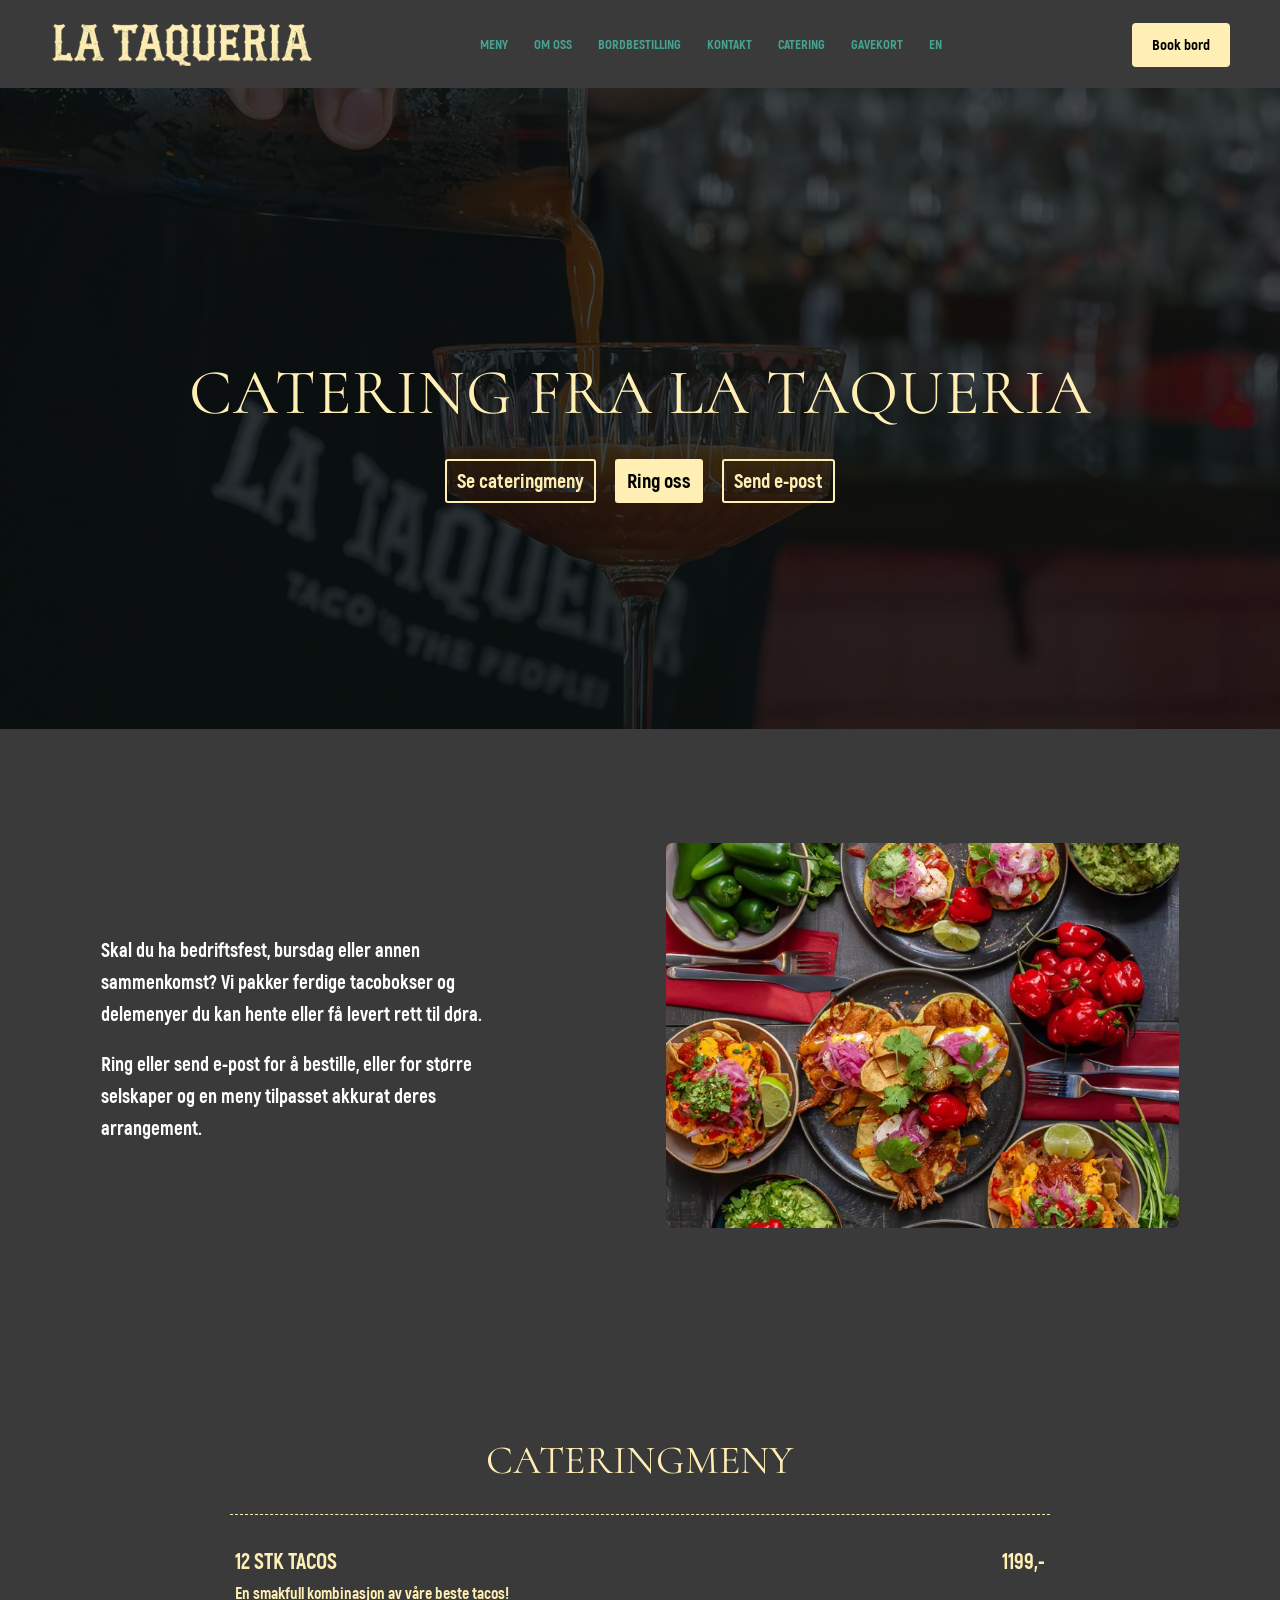
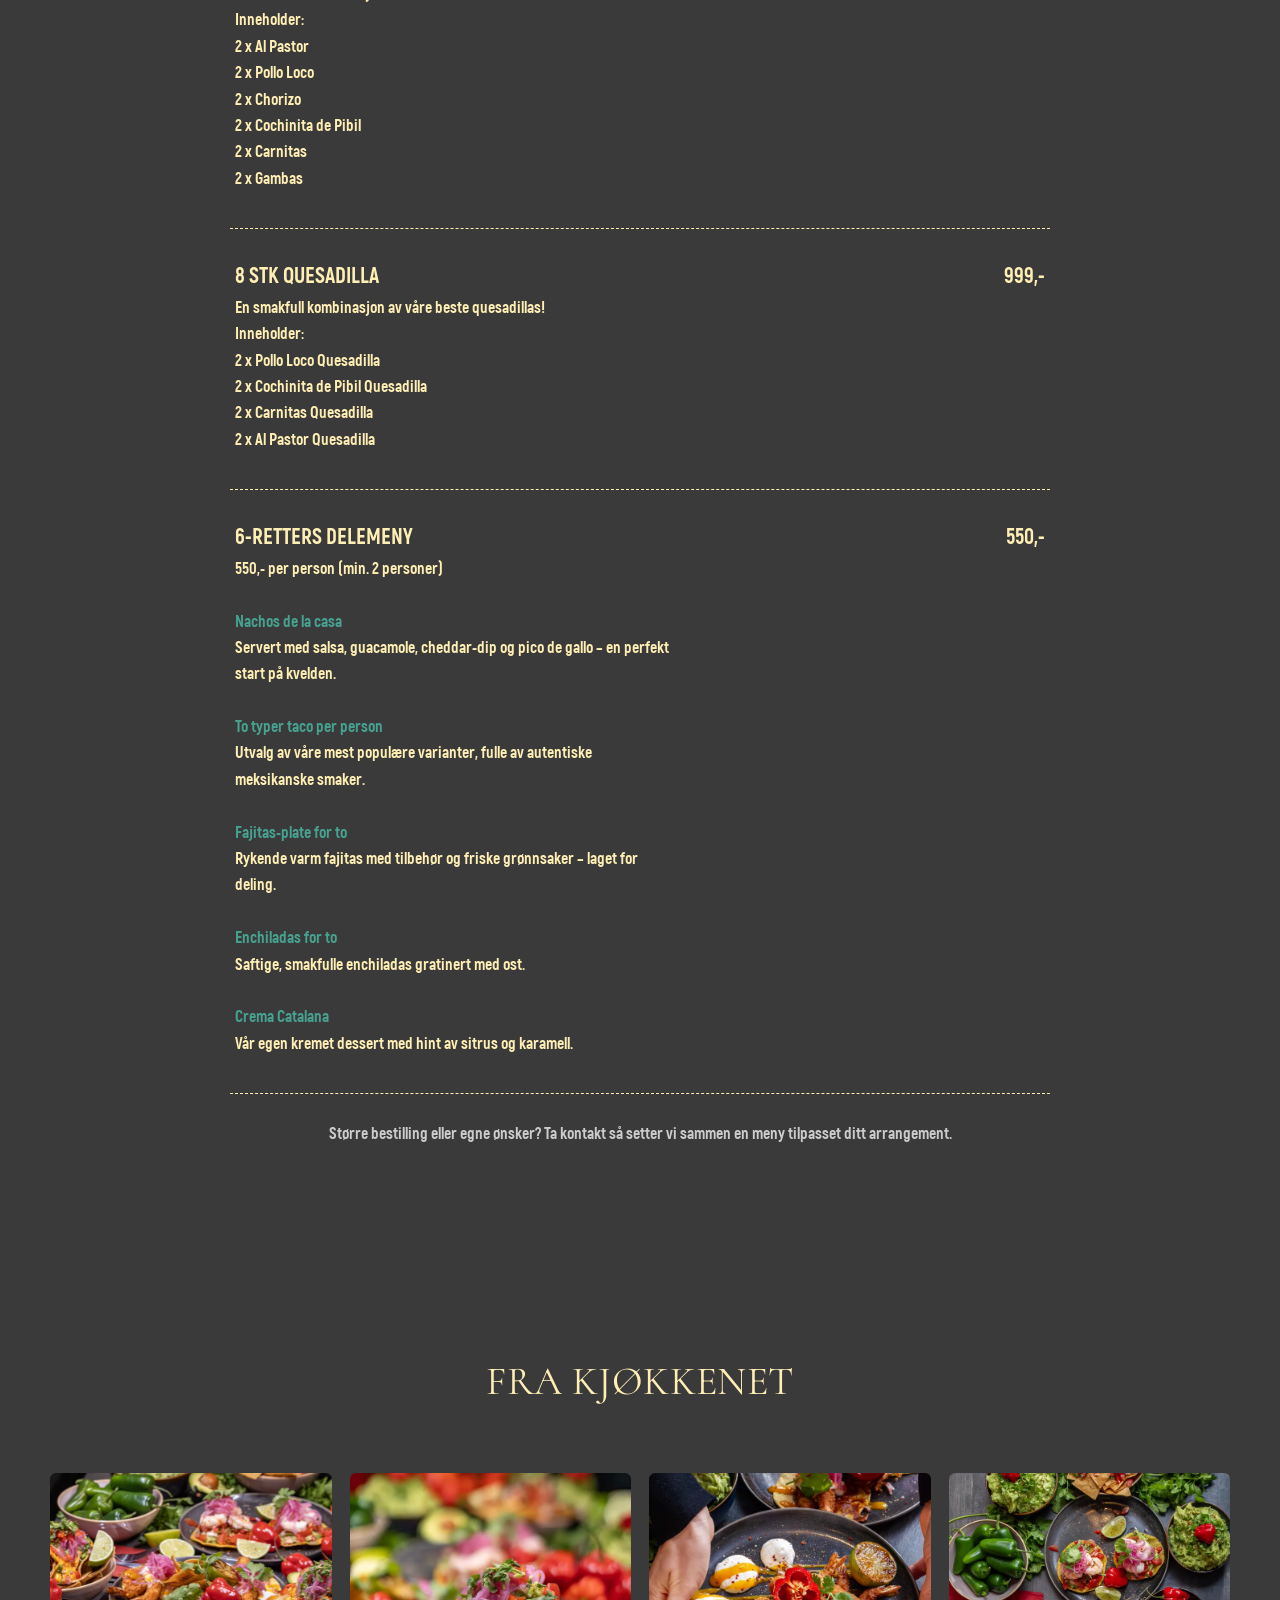
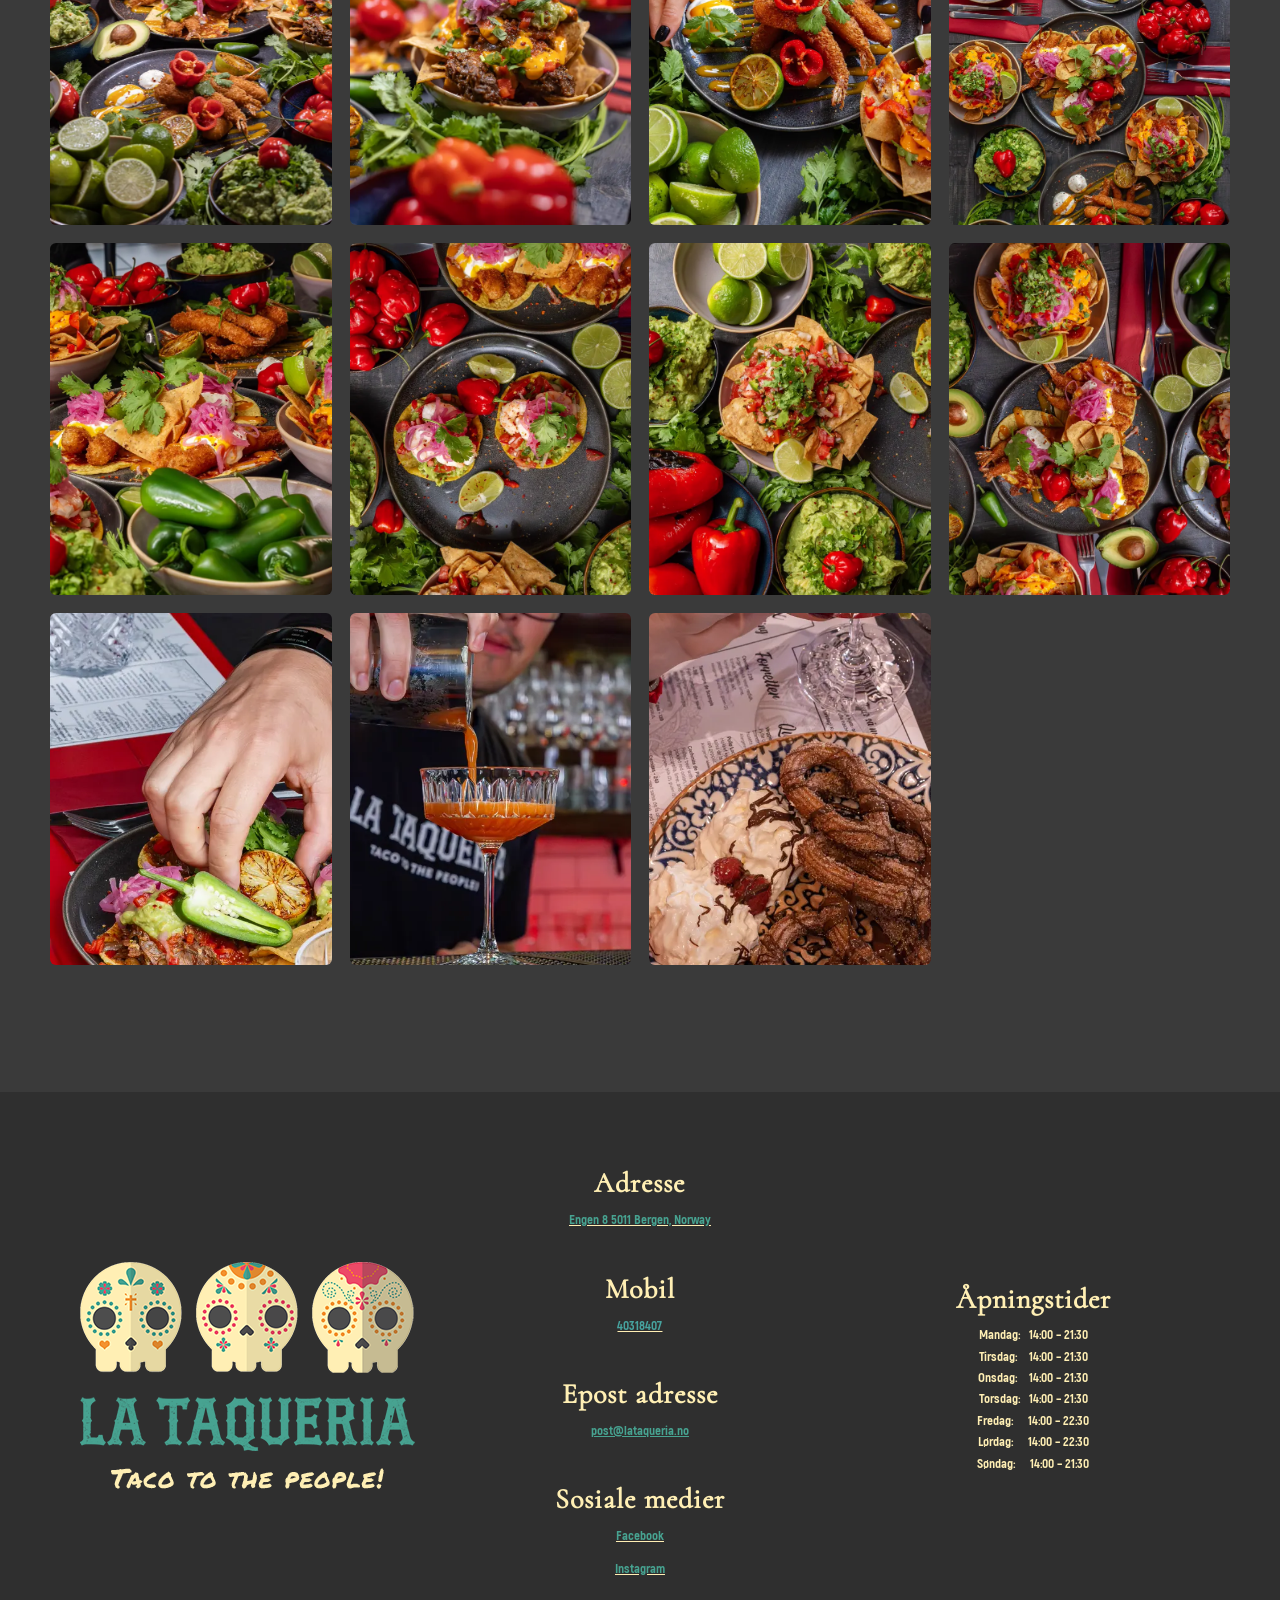
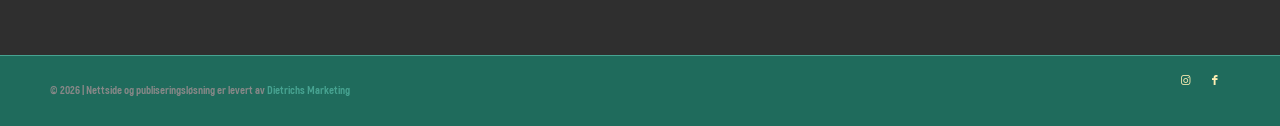
<file: catering/index.html>
<!DOCTYPE html>
<html lang="nb-NO" class="html_stretched responsive av-preloader-disabled  html_header_top html_logo_left html_main_nav_header html_menu_right html_slim html_header_sticky html_header_shrinking_disabled html_mobile_menu_tablet html_header_searchicon_disabled html_content_align_center html_header_unstick_top_disabled html_header_stretch_disabled html_minimal_header html_minimal_header_shadow html_av-overlay-full html_av-submenu-noclone html_entry_id_241 av-cookies-no-cookie-consent av-default-lightbox av-no-preview">

<!-- Mirrored from www.lataqueria.no/ by HTTrack Website Copier/3.x [XR&CO'2014], Fri, 28 Aug 2026 09:14:08 GMT -->
<!-- Added by HTTrack --><meta http-equiv="content-type" content="text/html;charset=UTF-8" /><!-- /Added by HTTrack -->
<head>
<meta charset="UTF-8" />
<meta name="robots" content="index, follow" />


<!-- mobile setting -->
<meta name="viewport" content="width=device-width, initial-scale=1">

<!-- Scripts/CSS and wp_head hook -->
<title>Catering &#8211; La Taqueria</title>
<meta name="description" content="Catering fra La Taqueria i Bergen – autentiske meksikanske tacobokser og delemenyer til bedriftsfest, bursdag eller bryllup. Hentes eller leveres." />
<meta name='robots' content='max-image-preview:large' />
<style id="wp-img-auto-sizes-contain-inline-css">
img:is([sizes=auto i],[sizes^="auto," i]){contain-intrinsic-size:3000px 1500px}
/*# sourceURL=wp-img-auto-sizes-contain-inline-css */
</style>
<link rel='stylesheet' id='avia-grid-css' href="../css/grid972f.css?ver=5.0.1" media='all' />
<link rel='stylesheet' id='avia-base-css' href="../css/base972f.css?ver=5.0.1" media='all' />
<link rel='stylesheet' id='avia-layout-css' href="../css/layout972f.css?ver=5.0.1" media='all' />
<link rel='stylesheet' id='avia-module-button-css' href="../css/buttons4d6f.css?ver=7.1" media='all' />
<link rel='stylesheet' id='avia-module-buttonrow-css' href="../css/buttonrow4d6f.css?ver=7.1" media='all' />
<link rel='stylesheet' id='avia-module-catalogue-css' href="../css/catalogue4d6f.css?ver=7.1" media='all' />
<link rel='stylesheet' id='avia-module-slideshow-css' href="../css/slideshow4d6f.css?ver=7.1" media='all' />
<link rel='stylesheet' id='avia-module-heading-css' href="../css/heading4d6f.css?ver=7.1" media='all' />
<link rel='stylesheet' id='avia-module-hr-css' href="../css/hr4d6f.css?ver=7.1" media='all' />
<link rel='stylesheet' id='avia-module-iconbox-css' href="../css/iconbox4d6f.css?ver=7.1" media='all' />
<link rel='stylesheet' id='avia-module-image-css' href="../css/image4d6f.css?ver=7.1" media='all' />
<link rel='stylesheet' id='avia-module-masonry-css' href="../css/masonry_entries4d6f.css?ver=7.1" media='all' />
<link rel='stylesheet' id='avia-siteloader-css' href="../css/avia-snippet-site-preloader4d6f.css?ver=7.1" media='all' />
<link rel='stylesheet' id='avia-module-menu-css' href="../css/menu4d6f.css?ver=7.1" media='all' />
<link rel='stylesheet' id='avia-module-social-css' href="../css/social_share4d6f.css?ver=7.1" media='all' />
<style id="wp-emoji-styles-inline-css">

	img.wp-smiley, img.emoji {
		display: inline !important;
		border: none !important;
		box-shadow: none !important;
		height: 1em !important;
		width: 1em !important;
		margin: 0 0.07em !important;
		vertical-align: -0.1em !important;
		background: none !important;
		padding: 0 !important;
	}
/*# sourceURL=wp-emoji-styles-inline-css */
</style>
<style id="wp-block-library-inline-css">
:root{--wp-block-synced-color:#7a00df;--wp-block-synced-color--rgb:122,0,223;--wp-bound-block-color:var(--wp-block-synced-color);--wp-editor-canvas-background:#ddd;--wp-admin-theme-color:#007cba;--wp-admin-theme-color--rgb:0,124,186;--wp-admin-theme-color-darker-10:#006ba1;--wp-admin-theme-color-darker-10--rgb:0,107,160.5;--wp-admin-theme-color-darker-20:#005a87;--wp-admin-theme-color-darker-20--rgb:0,90,135;--wp-admin-border-width-focus:2px}@media (min-resolution:192dpi){:root{--wp-admin-border-width-focus:1.5px}}.wp-element-button{cursor:pointer}:root .has-very-light-gray-background-color{background-color:#eee}:root .has-very-dark-gray-background-color{background-color:#313131}:root .has-very-light-gray-color{color:#eee}:root .has-very-dark-gray-color{color:#313131}:root .has-vivid-green-cyan-to-vivid-cyan-blue-gradient-background{background:linear-gradient(135deg,#00d084,#0693e3)}:root .has-purple-crush-gradient-background{background:linear-gradient(135deg,#34e2e4,#4721fb 50%,#ab1dfe)}:root .has-hazy-dawn-gradient-background{background:linear-gradient(135deg,#faaca8,#dad0ec)}:root .has-subdued-olive-gradient-background{background:linear-gradient(135deg,#fafae1,#67a671)}:root .has-atomic-cream-gradient-background{background:linear-gradient(135deg,#fdd79a,#004a59)}:root .has-nightshade-gradient-background{background:linear-gradient(135deg,#330968,#31cdcf)}:root .has-midnight-gradient-background{background:linear-gradient(135deg,#020381,#2874fc)}:root{--wp--preset--font-size--normal:16px;--wp--preset--font-size--huge:42px}.has-regular-font-size{font-size:1em}.has-larger-font-size{font-size:2.625em}.has-normal-font-size{font-size:var(--wp--preset--font-size--normal)}.has-huge-font-size{font-size:var(--wp--preset--font-size--huge)}:root .has-text-align-center{text-align:center}:root .has-text-align-left{text-align:left}:root .has-text-align-right{text-align:right}.has-fit-text{white-space:nowrap!important}#end-resizable-editor-section{display:none}.aligncenter{clear:both}.items-justified-left{justify-content:flex-start}.items-justified-center{justify-content:center}.items-justified-right{justify-content:flex-end}.items-justified-space-between{justify-content:space-between}.screen-reader-text{word-wrap:normal!important;border:0;clip-path:inset(50%);height:1px;margin:-1px;overflow:hidden;padding:0;position:absolute;width:1px;word-break:normal!important}.screen-reader-text:focus{background-color:#ddd;clip-path:none;color:#444;display:block;font-size:1em;height:auto;left:5px;line-height:normal;padding:15px 23px 14px;text-decoration:none;top:5px;width:auto;z-index:100000}html :where(.has-border-color){border-style:solid}html :where([style^=border-color],[style*=";border-color"],[style*="; border-color"]){border-style:solid}html :where([style^=border-top-color],[style*=";border-top-color"],[style*="; border-top-color"]){border-top-style:solid}html :where([style^=border-right-color],[style*=";border-right-color"],[style*="; border-right-color"]){border-right-style:solid}html :where([style^=border-bottom-color],[style*=";border-bottom-color"],[style*="; border-bottom-color"]){border-bottom-style:solid}html :where([style^=border-left-color],[style*=";border-left-color"],[style*="; border-left-color"]){border-left-style:solid}html :where([style^=border-width],[style*=";border-width"],[style*="; border-width"]){border-style:solid}html :where([style^=border-top-width],[style*=";border-top-width"],[style*="; border-top-width"]){border-top-style:solid}html :where([style^=border-right-width],[style*=";border-right-width"],[style*="; border-right-width"]){border-right-style:solid}html :where([style^=border-bottom-width],[style*=";border-bottom-width"],[style*="; border-bottom-width"]){border-bottom-style:solid}html :where([style^=border-left-width],[style*=";border-left-width"],[style*="; border-left-width"]){border-left-style:solid}html :where(img[class*=wp-image-]){height:auto;max-width:100%}:where(figure){margin:0 0 1em}html :where(.is-position-sticky){--wp-admin--admin-bar--position-offset:var(--wp-admin--admin-bar--height,0px)}@media screen and (max-width:600px){html :where(.is-position-sticky){--wp-admin--admin-bar--position-offset:0px}}

/*# sourceURL=/wp-includes/css/dist/block-library/common.min.css */
</style>

<style id="global-styles-inline-css">
:root{--wp--preset--aspect-ratio--square: 1;--wp--preset--aspect-ratio--4-3: 4/3;--wp--preset--aspect-ratio--3-4: 3/4;--wp--preset--aspect-ratio--3-2: 3/2;--wp--preset--aspect-ratio--2-3: 2/3;--wp--preset--aspect-ratio--16-9: 16/9;--wp--preset--aspect-ratio--9-16: 9/16;--wp--preset--color--black: #000000;--wp--preset--color--cyan-bluish-gray: #abb8c3;--wp--preset--color--white: #ffffff;--wp--preset--color--pale-pink: #f78da7;--wp--preset--color--vivid-red: #cf2e2e;--wp--preset--color--luminous-vivid-orange: #ff6900;--wp--preset--color--luminous-vivid-amber: #fcb900;--wp--preset--color--light-green-cyan: #7bdcb5;--wp--preset--color--vivid-green-cyan: #00d084;--wp--preset--color--pale-cyan-blue: #8ed1fc;--wp--preset--color--vivid-cyan-blue: #0693e3;--wp--preset--color--vivid-purple: #9b51e0;--wp--preset--color--metallic-red: #b02b2c;--wp--preset--color--maximum-yellow-red: #edae44;--wp--preset--color--yellow-sun: #eeee22;--wp--preset--color--palm-leaf: #83a846;--wp--preset--color--aero: #7bb0e7;--wp--preset--color--old-lavender: #745f7e;--wp--preset--color--steel-teal: #5f8789;--wp--preset--color--raspberry-pink: #d65799;--wp--preset--color--medium-turquoise: #4ecac2;--wp--preset--gradient--vivid-cyan-blue-to-vivid-purple: linear-gradient(135deg,rgb(6,147,227) 0%,rgb(155,81,224) 100%);--wp--preset--gradient--light-green-cyan-to-vivid-green-cyan: linear-gradient(135deg,rgb(122,220,180) 0%,rgb(0,208,130) 100%);--wp--preset--gradient--luminous-vivid-amber-to-luminous-vivid-orange: linear-gradient(135deg,rgb(252,185,0) 0%,rgb(255,105,0) 100%);--wp--preset--gradient--luminous-vivid-orange-to-vivid-red: linear-gradient(135deg,rgb(255,105,0) 0%,rgb(207,46,46) 100%);--wp--preset--gradient--very-light-gray-to-cyan-bluish-gray: linear-gradient(135deg,rgb(238,238,238) 0%,rgb(169,184,195) 100%);--wp--preset--gradient--cool-to-warm-spectrum: linear-gradient(135deg,rgb(74,234,220) 0%,rgb(151,120,209) 20%,rgb(207,42,186) 40%,rgb(238,44,130) 60%,rgb(251,105,98) 80%,rgb(254,248,76) 100%);--wp--preset--gradient--blush-light-purple: linear-gradient(135deg,rgb(255,206,236) 0%,rgb(152,150,240) 100%);--wp--preset--gradient--blush-bordeaux: linear-gradient(135deg,rgb(254,205,165) 0%,rgb(254,45,45) 50%,rgb(107,0,62) 100%);--wp--preset--gradient--luminous-dusk: linear-gradient(135deg,rgb(255,203,112) 0%,rgb(199,81,192) 50%,rgb(65,88,208) 100%);--wp--preset--gradient--pale-ocean: linear-gradient(135deg,rgb(255,245,203) 0%,rgb(182,227,212) 50%,rgb(51,167,181) 100%);--wp--preset--gradient--electric-grass: linear-gradient(135deg,rgb(202,248,128) 0%,rgb(113,206,126) 100%);--wp--preset--gradient--midnight: linear-gradient(135deg,rgb(2,3,129) 0%,rgb(40,116,252) 100%);--wp--preset--font-size--small: 1rem;--wp--preset--font-size--medium: 1.125rem;--wp--preset--font-size--large: 1.75rem;--wp--preset--font-size--x-large: clamp(1.75rem, 3vw, 2.25rem);--wp--preset--spacing--20: 0.44rem;--wp--preset--spacing--30: 0.67rem;--wp--preset--spacing--40: 1rem;--wp--preset--spacing--50: 1.5rem;--wp--preset--spacing--60: 2.25rem;--wp--preset--spacing--70: 3.38rem;--wp--preset--spacing--80: 5.06rem;--wp--preset--shadow--natural: 6px 6px 9px rgba(0, 0, 0, 0.2);--wp--preset--shadow--deep: 12px 12px 50px rgba(0, 0, 0, 0.4);--wp--preset--shadow--sharp: 6px 6px 0px rgba(0, 0, 0, 0.2);--wp--preset--shadow--outlined: 6px 6px 0px -3px rgb(255, 255, 255), 6px 6px rgb(0, 0, 0);--wp--preset--shadow--crisp: 6px 6px 0px rgb(0, 0, 0);}.wp-block-button{--wp--preset--dimension--25: 25%;--wp--preset--dimension--50: 50%;--wp--preset--dimension--75: 75%;--wp--preset--dimension--100: 100%;}:root { --wp--style--global--content-size: 800px;--wp--style--global--wide-size: 1130px; }:where(body) { margin: 0; }.wp-site-blocks > .alignleft { float: left; margin-right: 2em; }.wp-site-blocks > .alignright { float: right; margin-left: 2em; }.wp-site-blocks > .aligncenter { justify-content: center; margin-left: auto; margin-right: auto; }:where(.is-layout-flex){gap: 0.5em;}:where(.is-layout-grid){gap: 0.5em;}.is-layout-flow > .alignleft{float: left;margin-inline-start: 0;margin-inline-end: 2em;}.is-layout-flow > .alignright{float: right;margin-inline-start: 2em;margin-inline-end: 0;}.is-layout-flow > .aligncenter{margin-left: auto !important;margin-right: auto !important;}.is-layout-constrained > .alignleft{float: left;margin-inline-start: 0;margin-inline-end: 2em;}.is-layout-constrained > .alignright{float: right;margin-inline-start: 2em;margin-inline-end: 0;}.is-layout-constrained > .aligncenter{margin-left: auto !important;margin-right: auto !important;}.is-layout-constrained > :where(:not(.alignleft):not(.alignright):not(.alignfull)){max-width: var(--wp--style--global--content-size);margin-left: auto !important;margin-right: auto !important;}.is-layout-constrained > .alignwide{max-width: var(--wp--style--global--wide-size);}body .is-layout-flex{display: flex;}.is-layout-flex{flex-wrap: wrap;align-items: center;}.is-layout-flex > :is(*, div){margin: 0;}body .is-layout-grid{display: grid;}.is-layout-grid > :is(*, div){margin: 0;}body{padding-top: 0px;padding-right: 0px;padding-bottom: 0px;padding-left: 0px;}:root :where(.wp-element-button, .wp-block-button__link){background-color: #32373c;border-width: 0;color: #fff;font-family: inherit;font-size: inherit;font-style: inherit;font-weight: inherit;letter-spacing: inherit;line-height: inherit;padding-top: calc(0.667em + 2px);padding-right: calc(1.333em + 2px);padding-bottom: calc(0.667em + 2px);padding-left: calc(1.333em + 2px);text-decoration: none;text-transform: inherit;}.has-black-color{color: var(--wp--preset--color--black) !important;}.has-cyan-bluish-gray-color{color: var(--wp--preset--color--cyan-bluish-gray) !important;}.has-white-color{color: var(--wp--preset--color--white) !important;}.has-pale-pink-color{color: var(--wp--preset--color--pale-pink) !important;}.has-vivid-red-color{color: var(--wp--preset--color--vivid-red) !important;}.has-luminous-vivid-orange-color{color: var(--wp--preset--color--luminous-vivid-orange) !important;}.has-luminous-vivid-amber-color{color: var(--wp--preset--color--luminous-vivid-amber) !important;}.has-light-green-cyan-color{color: var(--wp--preset--color--light-green-cyan) !important;}.has-vivid-green-cyan-color{color: var(--wp--preset--color--vivid-green-cyan) !important;}.has-pale-cyan-blue-color{color: var(--wp--preset--color--pale-cyan-blue) !important;}.has-vivid-cyan-blue-color{color: var(--wp--preset--color--vivid-cyan-blue) !important;}.has-vivid-purple-color{color: var(--wp--preset--color--vivid-purple) !important;}.has-metallic-red-color{color: var(--wp--preset--color--metallic-red) !important;}.has-maximum-yellow-red-color{color: var(--wp--preset--color--maximum-yellow-red) !important;}.has-yellow-sun-color{color: var(--wp--preset--color--yellow-sun) !important;}.has-palm-leaf-color{color: var(--wp--preset--color--palm-leaf) !important;}.has-aero-color{color: var(--wp--preset--color--aero) !important;}.has-old-lavender-color{color: var(--wp--preset--color--old-lavender) !important;}.has-steel-teal-color{color: var(--wp--preset--color--steel-teal) !important;}.has-raspberry-pink-color{color: var(--wp--preset--color--raspberry-pink) !important;}.has-medium-turquoise-color{color: var(--wp--preset--color--medium-turquoise) !important;}.has-black-background-color{background-color: var(--wp--preset--color--black) !important;}.has-cyan-bluish-gray-background-color{background-color: var(--wp--preset--color--cyan-bluish-gray) !important;}.has-white-background-color{background-color: var(--wp--preset--color--white) !important;}.has-pale-pink-background-color{background-color: var(--wp--preset--color--pale-pink) !important;}.has-vivid-red-background-color{background-color: var(--wp--preset--color--vivid-red) !important;}.has-luminous-vivid-orange-background-color{background-color: var(--wp--preset--color--luminous-vivid-orange) !important;}.has-luminous-vivid-amber-background-color{background-color: var(--wp--preset--color--luminous-vivid-amber) !important;}.has-light-green-cyan-background-color{background-color: var(--wp--preset--color--light-green-cyan) !important;}.has-vivid-green-cyan-background-color{background-color: var(--wp--preset--color--vivid-green-cyan) !important;}.has-pale-cyan-blue-background-color{background-color: var(--wp--preset--color--pale-cyan-blue) !important;}.has-vivid-cyan-blue-background-color{background-color: var(--wp--preset--color--vivid-cyan-blue) !important;}.has-vivid-purple-background-color{background-color: var(--wp--preset--color--vivid-purple) !important;}.has-metallic-red-background-color{background-color: var(--wp--preset--color--metallic-red) !important;}.has-maximum-yellow-red-background-color{background-color: var(--wp--preset--color--maximum-yellow-red) !important;}.has-yellow-sun-background-color{background-color: var(--wp--preset--color--yellow-sun) !important;}.has-palm-leaf-background-color{background-color: var(--wp--preset--color--palm-leaf) !important;}.has-aero-background-color{background-color: var(--wp--preset--color--aero) !important;}.has-old-lavender-background-color{background-color: var(--wp--preset--color--old-lavender) !important;}.has-steel-teal-background-color{background-color: var(--wp--preset--color--steel-teal) !important;}.has-raspberry-pink-background-color{background-color: var(--wp--preset--color--raspberry-pink) !important;}.has-medium-turquoise-background-color{background-color: var(--wp--preset--color--medium-turquoise) !important;}.has-black-border-color{border-color: var(--wp--preset--color--black) !important;}.has-cyan-bluish-gray-border-color{border-color: var(--wp--preset--color--cyan-bluish-gray) !important;}.has-white-border-color{border-color: var(--wp--preset--color--white) !important;}.has-pale-pink-border-color{border-color: var(--wp--preset--color--pale-pink) !important;}.has-vivid-red-border-color{border-color: var(--wp--preset--color--vivid-red) !important;}.has-luminous-vivid-orange-border-color{border-color: var(--wp--preset--color--luminous-vivid-orange) !important;}.has-luminous-vivid-amber-border-color{border-color: var(--wp--preset--color--luminous-vivid-amber) !important;}.has-light-green-cyan-border-color{border-color: var(--wp--preset--color--light-green-cyan) !important;}.has-vivid-green-cyan-border-color{border-color: var(--wp--preset--color--vivid-green-cyan) !important;}.has-pale-cyan-blue-border-color{border-color: var(--wp--preset--color--pale-cyan-blue) !important;}.has-vivid-cyan-blue-border-color{border-color: var(--wp--preset--color--vivid-cyan-blue) !important;}.has-vivid-purple-border-color{border-color: var(--wp--preset--color--vivid-purple) !important;}.has-metallic-red-border-color{border-color: var(--wp--preset--color--metallic-red) !important;}.has-maximum-yellow-red-border-color{border-color: var(--wp--preset--color--maximum-yellow-red) !important;}.has-yellow-sun-border-color{border-color: var(--wp--preset--color--yellow-sun) !important;}.has-palm-leaf-border-color{border-color: var(--wp--preset--color--palm-leaf) !important;}.has-aero-border-color{border-color: var(--wp--preset--color--aero) !important;}.has-old-lavender-border-color{border-color: var(--wp--preset--color--old-lavender) !important;}.has-steel-teal-border-color{border-color: var(--wp--preset--color--steel-teal) !important;}.has-raspberry-pink-border-color{border-color: var(--wp--preset--color--raspberry-pink) !important;}.has-medium-turquoise-border-color{border-color: var(--wp--preset--color--medium-turquoise) !important;}.has-vivid-cyan-blue-to-vivid-purple-gradient-background{background: var(--wp--preset--gradient--vivid-cyan-blue-to-vivid-purple) !important;}.has-light-green-cyan-to-vivid-green-cyan-gradient-background{background: var(--wp--preset--gradient--light-green-cyan-to-vivid-green-cyan) !important;}.has-luminous-vivid-amber-to-luminous-vivid-orange-gradient-background{background: var(--wp--preset--gradient--luminous-vivid-amber-to-luminous-vivid-orange) !important;}.has-luminous-vivid-orange-to-vivid-red-gradient-background{background: var(--wp--preset--gradient--luminous-vivid-orange-to-vivid-red) !important;}.has-very-light-gray-to-cyan-bluish-gray-gradient-background{background: var(--wp--preset--gradient--very-light-gray-to-cyan-bluish-gray) !important;}.has-cool-to-warm-spectrum-gradient-background{background: var(--wp--preset--gradient--cool-to-warm-spectrum) !important;}.has-blush-light-purple-gradient-background{background: var(--wp--preset--gradient--blush-light-purple) !important;}.has-blush-bordeaux-gradient-background{background: var(--wp--preset--gradient--blush-bordeaux) !important;}.has-luminous-dusk-gradient-background{background: var(--wp--preset--gradient--luminous-dusk) !important;}.has-pale-ocean-gradient-background{background: var(--wp--preset--gradient--pale-ocean) !important;}.has-electric-grass-gradient-background{background: var(--wp--preset--gradient--electric-grass) !important;}.has-midnight-gradient-background{background: var(--wp--preset--gradient--midnight) !important;}.has-small-font-size{font-size: var(--wp--preset--font-size--small) !important;}.has-medium-font-size{font-size: var(--wp--preset--font-size--medium) !important;}.has-large-font-size{font-size: var(--wp--preset--font-size--large) !important;}.has-x-large-font-size{font-size: var(--wp--preset--font-size--x-large) !important;}
/*# sourceURL=global-styles-inline-css */
</style>

<link rel='stylesheet' id='avia-scs-css' href="../css/shortcodes972f.css?ver=5.0.1" media='all' />
<link rel='stylesheet' id='avia-popup-css-css' href="../css/magnific-popup972f.css?ver=5.0.1" media='screen' />
<link rel='stylesheet' id='avia-lightbox-css' href="../css/avia-snippet-lightbox972f.css?ver=5.0.1" media='screen' />
<link rel='stylesheet' id='avia-dynamic-css' href="../css/enfold_childf51b.css?ver=690a1fb98a2ef" media='all' />
<link rel='stylesheet' id='avia-custom-css' href="../css/custom972f.css?ver=5.0.1" media='all' />
<link rel='stylesheet' id='avia-style-css' href="../css/style972f.css?ver=5.0.1" media='all' />
<link rel='stylesheet' id='avia-single-post-241-css' href="../css/post-2417c08.css?ver=ver-1765986719" media='all' />
<script id="jquery-core-js" src="../js/jquery.minf43b.js?ver=3.7.1"></script>
<script id="jquery-migrate-js" src="../js/jquery-migrate.min5589.js?ver=3.4.1"></script>
<script id="avia-compat-js" src="../js/avia-compat972f.js?ver=5.0.1"></script>




<meta name="generator" content="WordPress 7.1" />
<link rel="canonical" href="https://lataqueria.no/catering/" />

<meta property="og:type" content="website" />
<meta property="og:site_name" content="La Taqueria" />
<meta property="og:title" content="Catering – La Taqueria" />
<meta property="og:description" content="Catering fra La Taqueria i Bergen – autentiske meksikanske tacobokser og delemenyer til bedriftsfest, bursdag eller bryllup. Hentes eller leveres." />
<meta property="og:image" content="https://lataqueria.no/images/hero-bg.webp" />
<meta property="og:url" content="https://lataqueria.no/catering/" />
<meta property="og:locale" content="nb_NO" />
<meta name="twitter:card" content="summary_large_image" />
<link rel='shortlink' href='https://lataqueria.no/catering/' />
<link rel="profile" href="https://gmpg.org/xfn/11" />
<link rel="icon" href="../images/favicon-300x300.png" type="image/png">
        
        
    <style type='text/css'>
@font-face {font-family: 'entypo-fontello'; font-weight: normal; font-style: normal; font-display: auto;
src: url('../fonts/entypo-fontello.woff2') format('woff2'),
url('../fonts/entypo-fontello.woff') format('woff'),
url('../fonts/entypo-fontello.ttf') format('truetype'),
url('../images/entypo-fontello.svg#entypo-fontello') format('svg'),
url('../fonts/entypo-fontello.eot'),
url('../fonts/entypo-fontellod41d.eot?#iefix') format('embedded-opentype');
} #top .avia-font-entypo-fontello, body .avia-font-entypo-fontello, html body [data-av_iconfont='entypo-fontello']:before{ font-family: 'entypo-fontello'; }
</style>

<!--
Debugging Info for Theme support: 

Theme: Enfold
Version: 5.0.1
Installed: enfold
AviaFramework Version: 5.0
AviaBuilder Version: 4.8
aviaElementManager Version: 1.0.1
- - - - - - - - - - -
ChildTheme: Enfold Child
ChildTheme Version: 1.0
ChildTheme Installed: enfold

ML:4294967296-PU:23-PLA:8
WP:7.1
Compress: CSS:disabled - JS:disabled
Updates: disabled
PLAu:7
-->





<style>
/* ============================================================
   Catering page overrides. Scoped to this page only - the shared
   Enfold theme CSS is untouched so the homepage stays identical.
   Structure: dark hero -> light content -> dark footer (logo).
   ============================================================ */

/* --- HERO: dark, photo background, generous height --- */
#hero.main_color {
	background-color: #1c2e29 !important;
	background-image: linear-gradient(rgba(10,16,15,.72), rgba(10,16,15,.86)), url('../images/hero-bg.webp') !important;
	background-size: cover !important;
	background-position: center !important;
	background-repeat: no-repeat !important;
	padding: clamp(80px, 12vw, 150px) 0 !important;
}
#hero .av-special-heading-tag {
	font-size: clamp(34px, 6vw, 64px) !important;
	line-height: 1.1 !important;
}
#hero .avia-button { margin: 6px 8px !important; }

/* --- TRANSPARENT HEADER, SOLID ON SCROLL (matches homepage) --- */
#header.av_header_transparency .header_bg { transition: background-color 0.3s ease, opacity 0.3s ease; }
#header.av_header_transparency.header-solid .header_bg {
	background-color: #2f2f2f !important;
	opacity: 1 !important;
}

/* Section rhythm. The theme stacks three separate gaps - section padding,
   an extra .container padding from avia-section-*, and a 50px top margin on
   every column - which left the intro 767px tall for 138px of text. These
   collapse that to a single controlled value per section. */
#av_section_intro { padding: clamp(44px, 5vw, 68px) 0 !important; }
#cateringmeny     { padding: clamp(44px, 5vw, 68px) 0 !important; }
#galleri          { padding: clamp(44px, 5vw, 68px) 0 clamp(52px, 6vw, 80px) !important; }
#av_section_intro > .container,
#cateringmeny > .container,
#galleri > .container { padding-top: 0 !important; padding-bottom: 0 !important; }
#av_section_intro .flex_column,
#cateringmeny .flex_column,
#galleri .flex_column { margin-top: 0 !important; }
/* The theme also puts a 50px top margin on every heading wrapper, which
   lands on top of the section padding and doubled the gap between blocks. */
#av_section_intro .av-special-heading,
#cateringmeny .av-special-heading,
#galleri .av-special-heading { margin-top: 0 !important; }
/* Invisible spacer rules the theme renders between blocks */
#cateringmeny .hr-invisible, #galleri .hr-invisible { margin: 18px 0 !important; height: auto !important; }

/* Intro: put the text and the photo on one centred row instead of letting
   the short text float at the top of a much taller image column. */
#av_section_intro .entry-content-wrapper {
	display: flex !important;
	align-items: center !important;
	gap: clamp(28px, 4vw, 56px) !important;
	flex-wrap: wrap !important;
}
#av_section_intro .flex_column {
	flex: 1 1 320px !important;
	width: auto !important;
	margin: 0 !important;
	float: none !important;
}
#av_section_intro .avia_textblock p {
	font-size: clamp(18px, 1.5vw, 21px) !important;
	line-height: 1.65 !important;
	max-width: 46ch;
}
#av_section_intro .avia_textblock p + p { margin-top: 1em !important; }

/* Section headings rendered at 13px desktop / 7.8px mobile: the theme's
   .av-inherit-size makes the tag inherit a 13px wrapper, and the child
   theme multiplies that by 0.6 under 760px. The class is removed from the
   markup; these selectors also out-specify the theme's #top #wrap_all rule. */
#top #wrap_all #av_section_intro .av-special-heading-tag,
#top #wrap_all #cateringmeny .av-special-heading-tag,
#top #wrap_all #galleri .av-special-heading-tag {
	font-size: clamp(26px, 4vw, 40px) !important;
	line-height: 1.2 !important;
	letter-spacing: .01em !important;
}
#top #wrap_all #hero .av-special-heading-tag {
	font-size: clamp(34px, 6vw, 64px) !important;
	line-height: 1.1 !important;
}
#top #wrap_all #contact .av-special-heading-tag,
#top #wrap_all #contact h2 { font-size: clamp(20px, 2.4vw, 28px) !important; }

/* Menu list: at full 1210px width the dish name and its price sat at
   opposite ends of the screen. A centred measure keeps them related and
   puts the description inside a readable line length. */
#cateringmeny .av-catalogue-container { max-width: 820px; margin-inline: auto !important; }
#cateringmeny .av-catalogue-content   { max-width: 62ch; }
.av-catalogue-title   { font-size: 21px !important; }
.av-catalogue-price   { font-size: 21px !important; white-space: nowrap; }
.av-catalogue-content { font-size: 16px !important; line-height: 1.65 !important; }
.av-catalogue-list li { padding: 26px 0 !important; }
#cateringmeny .av-catalogue-title-container { margin-bottom: 6px !important; }

/* Intro image: the source is a tall 4:5.6 portrait, which stretched this
   section to 1100px+. Crop it to a calmer ratio beside the text. */
#av_section_intro .avia_image {
	border-radius: 6px;
	width: 100% !important;
	aspect-ratio: 4 / 3 !important;
	object-fit: cover !important;
	display: block !important;
}
#av_section_intro .flex_column { display: flex; align-items: center; }

/* --- GALLERY: real CSS grid ---------------------------------
   The theme's float grid only fit 2 of 3 columns at 1440px, which
   stretched this section to 3300px of tall portrait images. A
   self-sizing grid with a fixed aspect ratio keeps rows even. */
#galleri .flex_column_table {
	display: grid !important;
	grid-template-columns: repeat(2, 1fr) !important;
	gap: 12px !important;
	width: 100% !important;
}
@media (min-width: 768px)  { #galleri .flex_column_table { grid-template-columns: repeat(3, 1fr) !important; gap: 16px !important; } }
@media (min-width: 1200px) { #galleri .flex_column_table { grid-template-columns: repeat(4, 1fr) !important; gap: 18px !important; } }
#galleri .flex_column {
	width: 100% !important;
	margin: 0 !important;
	float: none !important;
	padding: 0 !important;
}
#galleri .avia-image-container,
#galleri .avia-image-container-inner,
#galleri .avia-image-overlay-wrap { margin: 0 !important; }
#galleri .avia-image-container-inner { overflow: hidden; border-radius: 6px; }
/* height:100% resolves to 0 against an auto-height parent and cancels
   aspect-ratio, so un-loaded cells collapsed to zero height (layout shift).
   Width + aspect-ratio alone reserves the box before the image arrives. */
#galleri .avia_image {
	width: 100% !important;
	height: auto !important;
	aspect-ratio: 4 / 5 !important;
	object-fit: cover !important;
	display: block !important;
	background: #2f2f2f;
}

#contact { padding: clamp(48px, 6vw, 80px) 0 clamp(40px, 5vw, 64px) !important; }

/* --- NAV: mark the current page (UX: active state) --- */
#avia-menu .menu-item-top-level-6 > a .avia-menu-text { color: #47a391 !important; }

/* --- NO HOVER ANIMATIONS ---------------------------------------
   The theme fades buttons, nav links and the sliding menu underline on
   hover. Those are switched off here along with the transitions that
   drive them, so nothing moves or fades. Plain colour changes on links
   stay - they signal clickability rather than animate. */
#top .avia-button:hover,
#top .av_header_transparency .main_menu ul:first-child > li > a:hover,
#top .main_menu ul:first-child > li > a:hover {
	opacity: 1 !important;
}
#top .av-main-nav li:hover .avia-menu-fx,
#top .av-main-nav .avia-menu-fx { opacity: 0 !important; }
#top .avia-button,
#top .main_menu ul:first-child > li > a,
#top .av-main-nav .avia-menu-fx,
#top #contact a, #top #contact a span,
#galleri .avia_image,
#av_section_intro .avia_image { transition: none !important; }
/* Menu rows flip to a dark #2F2F2F background on hover with no matching
   text-color change, so the dark-on-dark text goes nearly unreadable. */
#top .av-catalogue-list li:hover { background-color: transparent !important; }

/* --- NORMAL DESKTOP NAV (drop the always-on burger) --------------
   This header used Enfold's "Burger Menu" style, which forces the
   hamburger at every width via html_burger_menu / html_burger_menu_active
   on <html> (removed). Below 990px those same two classes did nothing
   anyway - separate, unconditional-within-media-query rules already
   show the burger and hide the list there - so mobile/tablet are
   unaffected. At 990px+, nav.main_menu was position:absolute;right:0,
   which collided with the equally-absolute #header-cta-btn once real
   nav items appeared; switching the row to flex fixes that without
   hand-tuned pixel offsets. HOME is dropped here only - the logo
   already links home, and the mobile burger overlay still lists it. */
@media (min-width: 990px) {
	.av-logo-container .inner-container {
		display: flex !important;
		align-items: center !important;
		justify-content: space-between !important;
	}
	nav.main_menu, .av-main-nav-wrap {
		position: static !important;
		width: auto !important;
	}
	.logo.avia-standard-logo {
		position: static !important;
	}
	#avia-menu {
		display: flex !important;
		align-items: center !important;
	}
	#avia-menu > li:first-child { display: none !important; }
}

/* --- FIXED HEADER CTA (desktop) ---------------------------------
   The header is now sticky (av_header_sticky), staying visible at
   every scroll position. Enfold's own CSS only makes #header
   position:fixed at 990px+ (position:relative below that in two of
   its own media queries) - matching that breakpoint here so the
   button never appears in a header that isn't actually fixed. Below
   990px the hero CTA row (Ring oss / Send e-post) covers mobile/tablet. */
#header-cta-btn { display: none; }
@media (min-width: 990px) {
	#header-cta-btn {
		display: flex !important;
		align-items: center !important;
		position: static !important;
		margin-left: 24px !important;
		height: auto !important;
		min-height: 44px !important;
		line-height: normal !important;
		background-color: #FFEFB4 !important;
		color: #000 !important;
		font-weight: 600 !important;
		font-size: 15px !important;
		padding: 10px 20px !important;
		border-radius: 4px !important;
		text-decoration: none !important;
		white-space: nowrap !important;
		transition: background-color 0.25s ease, transform 0.25s ease, box-shadow 0.25s ease !important;
	}
	#header-cta-btn:hover {
		background-color: #E6B94D !important;
		color: #000 !important;
		transform: translateY(-2px);
		box-shadow: 0 8px 18px rgba(230,185,77,0.4);
	}
}

/* --- PRIMARY CTA: one filled action per button row, rest stay outline ---
   Three buttons in a row rendered visually identical - nothing told the
   eye which action to take first. Phone is fastest for a catering order. */
#top .avia-buttonrow-wrap .avia-button.avia-color-theme-color.cta-primary,
#top .avia-buttonrow-wrap .avia-button.avia-color-theme-color.cta-primary .avia_iconbox_title {
	background-color: #FFEFB4 !important;
	border-color: #FFEFB4 !important;
	color: #000 !important;
}

/* Buttons measured 42px tall on mobile - just under the 44px touch minimum */
#top .avia-buttonrow-wrap .avia-button.avia-size-small {
	min-height: 44px;
	display: inline-flex;
	align-items: center;
}
</style>
<!-- Conversion tracking (transplanted verbatim from live www.lataqueria.no — GTM/Google Ads conversion actions are configured server-side under these container IDs, do not change the IDs -->
<!-- Google tag (gtag.js) snippet added by Site Kit -->
<script id="google_gtagjs-js" src="https://www.googletagmanager.com/gtag/js?id=GT-WB5QZRF" async></script>
<script id="google_gtagjs-js-after">
window.dataLayer = window.dataLayer || [];function gtag(){dataLayer.push(arguments);}
gtag("set","linker",{"domains":["www.lataqueria.no"]});
gtag("js", new Date());
gtag("set", "developer_id.dZTNiMT", true);
gtag("config", "GT-WB5QZRF");
gtag("config", "G-5RY90TLR41");
//# sourceURL=google_gtagjs-js-after
</script>

<!-- Google Tag Manager -->
<script>(function(w,d,s,l,i){w[l]=w[l]||[];w[l].push({'gtm.start':
new Date().getTime(),event:'gtm.js'});var f=d.getElementsByTagName(s)[0],
j=d.createElement(s),dl=l!='dataLayer'?'&l='+l:'';j.async=true;j.src=
'https://www.googletagmanager.com/gtm.js?id='+i+dl;f.parentNode.insertBefore(j,f);
})(window,document,'script','dataLayer','GTM-5LQPPPJV');</script>
<!-- End Google Tag Manager -->

<script data-cfasync="false" data-pagespeed-no-defer>
      window.dataLayer = window.dataLayer || [];
      dataLayer.push({"event":"begin_datalayer","cov_ga4_measurment_id":"G-X1YSSB895E","cov_fb_pixel_id":"1367599310822623","conv_track_email":"1","conv_track_phone":"1","conv_track_address":"1","conv_track_page_scroll":"1","conv_track_file_download":"1","conv_track_author":"1","conv_track_signup":"1","conv_track_signin":"1"});
    </script>    <!-- Google Tag Manager by Conversios-->
    <script>
      (function(w, d, s, l, i) {
        w[l] = w[l] || [];
        w[l].push({
          'gtm.start': new Date().getTime(),
          event: 'gtm.js'
        });
        var f = d.getElementsByTagName(s)[0],
          j = d.createElement(s),
          dl = l != 'dataLayer' ? '&l=' + l : '';
        j.async = true;
        j.src =
          'https://www.googletagmanager.com/gtm.js?id=' + i + dl;
        f.parentNode.insertBefore(j, f);
      })(window, document, 'script', 'dataLayer', 'GTM-K7X94DG');
    </script>
    <!-- End Google Tag Manager -->
      <script>
      (window.gaDevIds = window.gaDevIds || []).push('5CDcaG');
    </script>

<!-- Google Tag Manager snippet added by Site Kit -->
<script>
			( function( w, d, s, l, i ) {
				w[l] = w[l] || [];
				w[l].push( {'gtm.start': new Date().getTime(), event: 'gtm.js'} );
				var f = d.getElementsByTagName( s )[0],
					j = d.createElement( s ), dl = l != 'dataLayer' ? '&l=' + l : '';
				j.async = true;
				j.src = 'https://www.googletagmanager.com/gtm.js?id=' + i + dl;
				f.parentNode.insertBefore( j, f );
			} )( window, document, 'script', 'dataLayer', 'GTM-TWRR5TK4' );

</script>
<!-- End Google Tag Manager snippet added by Site Kit -->

</head>

<body data-rsssl=1 id="top" class="home wp-singular page-template-default page page-id-241 wp-theme-enfold wp-child-theme-enfold-child stretched rtl_columns av-curtain-numeric permanent-marker1-custom permanent-marker1 akrobat-extrabold-custom akrobat-extrabold  avia-responsive-images-support" itemscope="itemscope" itemtype="https://schema.org/WebPage" >
<!-- Google Tag Manager (noscript) -->
<noscript><iframe src="https://www.googletagmanager.com/ns.html?id=GTM-5LQPPPJV"
height="0" width="0" style="display:none;visibility:hidden"></iframe></noscript>
<!-- End Google Tag Manager (noscript) -->
<!-- Google Tag Manager (noscript) snippet added by Site Kit -->
<noscript>
	<iframe src="https://www.googletagmanager.com/ns.html?id=GTM-TWRR5TK4" height="0" width="0" style="display:none;visibility:hidden"></iframe>
</noscript>
<!-- End Google Tag Manager (noscript) snippet added by Site Kit -->


			<div id='wrap_all'>

	
<header id='header' class='all_colors header_color dark_bg_color av_header_transparency  av_header_top av_logo_left av_main_nav_header av_menu_right av_slim av_header_sticky av_header_shrinking_disabled av_header_stretch_disabled av_mobile_menu_tablet av_header_searchicon_disabled av_header_unstick_top_disabled av_minimal_header av_minimal_header_shadow av_bottom_nav_disabled  av_header_border_disabled'  role="banner" itemscope="itemscope" itemtype="https://schema.org/WPHeader" >

		<div  id='header_main' class='container_wrap container_wrap_logo'>

        <div class='container av-logo-container'><div class='inner-container'><span class='logo avia-standard-logo'><a href='../' class=''><img src="../images/logo.png" height="100" width="300" alt='La Taqueria' title='' /></a></span><nav class='main_menu' data-selectname='Select a page'  role="navigation" itemscope="itemscope" itemtype="https://schema.org/SiteNavigationElement" ><div class="avia-menu av-main-nav-wrap"><ul role="menu" class="menu av-main-nav" id="avia-menu"><li role="menuitem" id="menu-item-788" class="menu-item menu-item-type-custom menu-item-object-custom menu-item-top-level menu-item-top-level-1"><a href="../#hero" itemprop="url" tabindex="0"><span class="avia-bullet"></span><span class="avia-menu-text">FORSIDE</span><span class="avia-menu-fx"><span class="avia-arrow-wrap"><span class="avia-arrow"></span></span></span></a></li>
<li role="menuitem" id="menu-item-600" class="menu-item menu-item-type-custom menu-item-object-custom menu-item-top-level menu-item-top-level-2"><a href="../meny/" itemprop="url" tabindex="0"><span class="avia-bullet"></span><span class="avia-menu-text">MENY</span><span class="avia-menu-fx"><span class="avia-arrow-wrap"><span class="avia-arrow"></span></span></span></a></li>
<li role="menuitem" id="menu-item-602" class="menu-item menu-item-type-custom menu-item-object-custom menu-item-mega-parent  menu-item-top-level menu-item-top-level-3"><a href="../#aboutus" itemprop="url" tabindex="0"><span class="avia-bullet"></span><span class="avia-menu-text">OM OSS</span><span class="avia-menu-fx"><span class="avia-arrow-wrap"><span class="avia-arrow"></span></span></span></a></li>
<li role="menuitem" id="menu-item-606" class="menu-item menu-item-type-custom menu-item-object-custom menu-item-mega-parent  menu-item-top-level menu-item-top-level-4"><a href="../#takeaway" itemprop="url" tabindex="0"><span class="avia-bullet"></span><span class="avia-menu-text">BORDBESTILLING</span><span class="avia-menu-fx"><span class="avia-arrow-wrap"><span class="avia-arrow"></span></span></span></a></li>
<li role="menuitem" id="menu-item-601" class="menu-item menu-item-type-custom menu-item-object-custom menu-item-top-level menu-item-top-level-5"><a href="#contact" itemprop="url" tabindex="0"><span class="avia-bullet"></span><span class="avia-menu-text">KONTAKT</span><span class="avia-menu-fx"><span class="avia-arrow-wrap"><span class="avia-arrow"></span></span></span></a></li>
<li role="menuitem" id="menu-item-900" class="menu-item menu-item-type-custom menu-item-object-custom menu-item-top-level menu-item-top-level-6"><a href="../catering/" itemprop="url" tabindex="0"><span class="avia-bullet"></span><span class="avia-menu-text">CATERING</span><span class="avia-menu-fx"><span class="avia-arrow-wrap"><span class="avia-arrow"></span></span></span></a></li>
<li role="menuitem" id="menu-item-giftcard" class="menu-item menu-item-type-custom menu-item-object-custom menu-item-top-level menu-item-top-level-7"><a href="https://givn.no/shop/la-taqueria" itemprop="url" tabindex="0" target="_blank" rel="noopener"><span class="avia-bullet"></span><span class="avia-menu-text">GAVEKORT</span><span class="avia-menu-fx"><span class="avia-arrow-wrap"><span class="avia-arrow"></span></span></span></a></li>
<li role="menuitem" id="menu-item-lang" class="menu-item menu-item-type-custom menu-item-object-custom menu-item-top-level menu-item-top-level-7"><a href="../en/" itemprop="url" tabindex="0" lang="en" hreflang="en"><span class="avia-bullet"></span><span class="avia-menu-text">EN</span><span class="avia-menu-fx"><span class="avia-arrow-wrap"><span class="avia-arrow"></span></span></span></a></li>
<li class="av-burger-menu-main menu-item-avia-special ">
	        			<a href="#" aria-label="Menu" aria-hidden="false">
							<span class="av-hamburger av-hamburger--spin av-js-hamburger">
								<span class="av-hamburger-box">
						          <span class="av-hamburger-inner"></span>
						          <strong>Menu</strong>
								</span>
							</span>
							<span class="avia_hidden_link_text">Menu</span>
						</a>
	        		   </li></ul></div></nav><a href='https://booking.gastroplanner.no/lataqueria/t' id='header-cta-btn' target='_blank' rel='noopener noreferrer'>Book bord</a></div> </div> 
		<!-- end container_wrap-->
		</div>
		<div class='header_bg'></div>

<!-- end header -->
</header>

	<div id='main' class='all_colors' data-scroll-offset='0'>
<div id='hero'  class='avia-section av-catering-hero main_color avia-section-large avia-no-border-styling container_wrap fullsize'><div class='container av-section-cont-open'><div class='template-page content  av-content-full alpha units'><div class='post-entry post-entry-type-page'><div class='entry-content-wrapper clearfix'>
<div  class='av-special-heading av-special-heading-h1 blockquote modern-quote modern-centered'><h1 class='av-special-heading-tag' itemprop="headline">Catering fra La Taqueria</h1><div class="special-heading-border"><div class="special-heading-inner-border"></div></div></div>
<div  class='hr hr-invisible'><span class='hr-inner '><span class="hr-inner-style"></span></span></div>
<div  class='avia-buttonrow-wrap avia-buttonrow-center hero_button'>
<a href='#cateringmeny' class='avia-button avia-icon_select-no avia-size-small avia-color-theme-color'><span class='avia_iconbox_title'>Se cateringmeny</span></a>
<a href="tel:40318407" class="avia-button avia-icon_select-no avia-size-small avia-color-theme-color cta-primary"><span class='avia_iconbox_title'>Ring oss</span></a>
<a href="mailto:post@lataqueria.no" class="avia-button avia-icon_select-no avia-size-small avia-color-theme-color"><span class='avia_iconbox_title'>Send e-post</span></a>
</div>
</div></div></div></div></div>



<div id='av_section_intro' class='avia-section main_color avia-section-default avia-no-border-styling container_wrap fullsize'><div class='container av-section-cont-open'><div class='template-page content  av-content-full alpha units'><div class='post-entry post-entry-type-page'><div class='entry-content-wrapper clearfix'>
<div class='flex_column av_one_half first flex_column_div column-top-margin'><section class='av_textblock_section'><div class='avia_textblock' itemprop="text"><p style="font-size: 19px; line-height: 1.6;"><span style="color: #ffffff;">Skal du ha bedriftsfest, bursdag eller annen sammenkomst? Vi pakker ferdige tacobokser og delemenyer du kan hente eller f&aring; levert rett til d&oslash;ra.</span></p>
<p style="font-size: 19px; line-height: 1.6;"><span style="color: #ffffff;">Ring eller send e-post for &aring; bestille, eller for st&oslash;rre selskaper og en meny tilpasset akkurat deres arrangement.</span></p>
</div></section></div><div class='flex_column av_one_half flex_column_div column-top-margin'><div class='avia-image-container av-styling- avia-align-center'><div class="avia-image-container-inner"><div class="avia-image-overlay-wrap"><img decoding="async" class='avia_image' src="../images/spread-2.webp" width="700" height="981" style="aspect-ratio:700/981;object-fit:cover;" alt="Overhead av reketacos, jalapeños, guacamole og nachos hos La Taqueria" /></div></div></div></div>
</div></div></div></div></div>

<div id='cateringmeny'  class='avia-section main_color avia-section-small avia-no-border-styling container_wrap fullsize'><div class='container av-section-cont-open'><div class='template-page content  av-content-full alpha units'><div class='post-entry post-entry-type-page'><div class='entry-content-wrapper clearfix'>
<div  class='av-special-heading av-special-heading-h3 blockquote modern-quote modern-centered'><h3 class='av-special-heading-tag' itemprop="headline">CATERINGMENY</h3><div class="special-heading-border"><div class="special-heading-inner-border"></div></div></div>
<div  class='hr hr-invisible'><span class='hr-inner '><span class="hr-inner-style"></span></span></div>
<div  class='av-catalogue-container'><ul class='av-catalogue-list'>
<li><div class='av-catalogue-item'><div class="av-catalogue-item-inner"><div class="av-catalogue-title-container"><div class='av-catalogue-title'>12 stk Tacos</div><div class='av-catalogue-price'>1199,-</div></div><div class="av-catalogue-content">
En smakfull kombinasjon av v&aring;re beste tacos!<br />
Inneholder:<br />
2 x Al Pastor<br />
2 x Pollo Loco<br />
2 x Chorizo<br />
2 x Cochinita de Pibil<br />
2 x Carnitas<br />
2 x Gambas<br />
</div></div></div></li>
<li><div class='av-catalogue-item'><div class="av-catalogue-item-inner"><div class="av-catalogue-title-container"><div class='av-catalogue-title'>8 stk Quesadilla</div><div class='av-catalogue-price'>999,-</div></div><div class="av-catalogue-content">
En smakfull kombinasjon av v&aring;re beste quesadillas!<br />
Inneholder:<br />
2 x Pollo Loco Quesadilla<br />
2 x Cochinita de Pibil Quesadilla<br />
2 x Carnitas Quesadilla<br />
2 x Al Pastor Quesadilla<br />
</div></div></div></li>
<li><div class='av-catalogue-item'><div class="av-catalogue-item-inner"><div class="av-catalogue-title-container"><div class='av-catalogue-title'>6-retters delemeny</div><div class='av-catalogue-price'>550,-</div></div><div class="av-catalogue-content">
550,- per person (min. 2 personer)<br />
<br />
<strong>Nachos de la casa</strong><br />
Servert med salsa, guacamole, cheddar-dip og pico de gallo &ndash; en perfekt start p&aring; kvelden.<br />
<br />
<strong>To typer taco per person</strong><br />
Utvalg av v&aring;re mest popul&aelig;re varianter, fulle av autentiske meksikanske smaker.<br />
<br />
<strong>Fajitas-plate for to</strong><br />
Rykende varm fajitas med tilbeh&oslash;r og friske gr&oslash;nnsaker &ndash; laget for deling.<br />
<br />
<strong>Enchiladas for to</strong><br />
Saftige, smakfulle enchiladas gratinert med ost.<br />
<br />
<strong>Crema Catalana</strong><br />
V&aring;r egen kremet dessert med hint av sitrus og karamell.
</div></div></div></li>
</ul></div>
<div  class='hr hr-invisible'><span class='hr-inner '><span class="hr-inner-style"></span></span></div>
<section class='av_textblock_section'><div class='avia_textblock' itemprop="text"><p style="text-align:center; font-size: 16px;"><span style="color: #cccccc;">St&oslash;rre bestilling eller egne &oslash;nsker? Ta kontakt s&aring; setter vi sammen en meny tilpasset ditt arrangement.</span></p>
</div></section>
</div></div></div></div></div>

<div id='galleri' class='avia-section main_color avia-section-default avia-no-border-styling container_wrap fullsize'><div class='container av-section-cont-open'><div class='template-page content  av-content-full alpha units'><div class='post-entry post-entry-type-page'><div class='entry-content-wrapper clearfix'>
<div  class='av-special-heading av-special-heading-h3 blockquote modern-quote modern-centered'><h3 class='av-special-heading-tag' itemprop="headline">FRA KJ&Oslash;KKENET</h3><div class="special-heading-border"><div class="special-heading-inner-border"></div></div></div>
<div  class='hr hr-invisible'><span class='hr-inner '><span class="hr-inner-style"></span></span></div>
<div class='flex_column_table av-equal-height-column-flextable' style="display:flex; flex-wrap:wrap; gap:20px;">
<div class='flex_column av_one_third first no_margin flex_column_div column-top-margin'><div class='avia-image-container av-styling- avia-align-center'><div class="avia-image-container-inner"><div class="avia-image-overlay-wrap"><img decoding="async" class='avia_image' src="../images/spread-1.webp" width="700" height="981" style="aspect-ratio:700/981;object-fit:cover;" alt="Bord fylt med tostadas, reker, guacamole og nachos hos La Taqueria" /></div></div></div></div>
<div class='flex_column av_one_third first no_margin flex_column_div column-top-margin'><div class='avia-image-container av-styling- avia-align-center'><div class="avia-image-container-inner"><div class="avia-image-overlay-wrap"><img decoding="async" class='avia_image' src="../images/loaded-nachos.webp" width="700" height="981" style="aspect-ratio:700/981;object-fit:cover;" alt="Loaded nachos med oksekjøtt, ostesaus og syltet rødløk" /></div></div></div></div>
<div class='flex_column av_one_third first no_margin flex_column_div column-top-margin'><div class='avia-image-container av-styling- avia-align-center'><div class="avia-image-container-inner"><div class="avia-image-overlay-wrap"><img decoding="async" class='avia_image' src="../images/shrimp-tostada.webp" width="700" height="981" style="aspect-ratio:700/981;object-fit:cover;" alt="Sprøstekte reker på tostada, servert med nachos" /></div></div></div></div>
<div class='flex_column av_one_third first no_margin flex_column_div column-top-margin'><div class='avia-image-container av-styling- avia-align-center'><div class="avia-image-container-inner"><div class="avia-image-overlay-wrap"><img decoding="async" class='avia_image' src="../images/spread-2.webp" width="700" height="981" style="aspect-ratio:700/981;object-fit:cover;" alt="Rikelig utvalg av tostadas, nachos og guacamole" /></div></div></div></div>
<div class='flex_column av_one_third first no_margin flex_column_div column-top-margin'><div class='avia-image-container av-styling- avia-align-center'><div class="avia-image-container-inner"><div class="avia-image-overlay-wrap"><img decoding="async" class='avia_image' src="../images/spread-3.webp" width="700" height="981" style="aspect-ratio:700/981;object-fit:cover;" alt="Tostadas og nachos servert med friske chilier" /></div></div></div></div>
<div class='flex_column av_one_third first no_margin flex_column_div column-top-margin'><div class='avia-image-container av-styling- avia-align-center'><div class="avia-image-container-inner"><div class="avia-image-overlay-wrap"><img decoding="async" class='avia_image' src="../images/clean-tostadas.webp" width="700" height="981" style="aspect-ratio:700/981;object-fit:cover;" alt="To reketostadas med syltet rødløk og koriander" /></div></div></div></div>
<div class='flex_column av_one_third first no_margin flex_column_div column-top-margin'><div class='avia-image-container av-styling- avia-align-center'><div class="avia-image-container-inner"><div class="avia-image-overlay-wrap"><img decoding="async" class='avia_image' src="../images/nachos-salsa.webp" width="700" height="980" style="aspect-ratio:700/980;object-fit:cover;" alt="Nachos med fersk pico de gallo og lime" /></div></div></div></div>
<div class='flex_column av_one_third first no_margin flex_column_div column-top-margin'><div class='avia-image-container av-styling- avia-align-center'><div class="avia-image-container-inner"><div class="avia-image-overlay-wrap"><img decoding="async" class='avia_image' src="../images/spread-avocado.webp" width="700" height="981" style="aspect-ratio:700/981;object-fit:cover;" alt="Avokado, reketostadas og nachos på bordet" /></div></div></div></div>
<div class='flex_column av_one_third first no_margin flex_column_div column-top-margin'><div class='avia-image-container av-styling- avia-align-center'><div class="avia-image-container-inner"><div class="avia-image-overlay-wrap"><img decoding="async" class='avia_image' src="../images/taco-hand.webp" width="700" height="567" style="aspect-ratio:700/567;object-fit:cover;" alt="Gjest forsyner seg med tacos og fersk lime" /></div></div></div></div>
<div class='flex_column av_one_third first no_margin flex_column_div column-top-margin'><div class='avia-image-container av-styling- avia-align-center'><div class="avia-image-container-inner"><div class="avia-image-overlay-wrap"><img decoding="async" class='avia_image' src="../images/cocktail.webp" width="700" height="567" style="aspect-ratio:700/567;object-fit:cover;" alt="Cocktail blandes i baren hos La Taqueria" /></div></div></div></div>
<div class='flex_column av_one_third first no_margin flex_column_div column-top-margin'><div class='avia-image-container av-styling- avia-align-center'><div class="avia-image-container-inner"><div class="avia-image-overlay-wrap"><img decoding="async" class='avia_image' src="../images/churros.webp" width="700" height="567" style="aspect-ratio:700/567;object-fit:cover;" alt="Sprø churros med sjokoladesaus og krem fra La Taqueria" /></div></div></div></div>
</div>
</div></div></div></div></div>



<div id='contact'  class='avia-section main_color avia-section-no-padding avia-no-border-styling container_wrap fullsize'><div class='container av-section-cont-open'><div class='template-page content  av-content-full alpha units'><div class='post-entry post-entry-type-page'><div class='entry-content-wrapper clearfix'>
<div class='flex_column_table sc-av_one_third av-equal-height-column-flextable'><div class='flex_column av_one_third first no_margin flex_column_table_cell av-equal-height-column av-align-middle av-zero-column-padding avia-full-contain'><div class='avia-image-container av-styling- avia-align-center'><div class="avia-image-container-inner"><div class="avia-image-overlay-wrap"><img decoding="async" class='avia_image' src="../images/hero-1.png" alt='' title='' height="230" width="340" /></div></div></div></div><div class='flex_column av_one_third no_margin flex_column_table_cell av-equal-height-column av-align-middle av-zero-column-padding avia-full-contain'><section id="address_footer" class='av_textblock_section'><div class='avia_textblock av_inherit_color' itemprop="text"><h2 style="text-align: center;"><span style="color: #ffefb4;">Adresse</span></h2>
<p style="text-align: center;"><a href="https://www.google.com/maps/dir/?api=1&amp;destination=60.39181%2C5.32081"><span style="color: #47a391;">Engen 8 5011 Bergen, Norway</span></a></p>
<h2 style="text-align: center;"><span style="color: #ffefb4;">Mobil</span></h2>
<p style="text-align: center;"><a href="tel:40318407"><span style="color: #47a39f;">40318407</span></a></p>
<h2 style="text-align: center;"><span style="color: #ffefb4;">Epost adresse</span></h2>
<p style="text-align: center;"><span style="color: #47a391;"><a style="color: #47a391;" href="mailto:post@lataqueria.no">post@lataqueria.no</a></span></p>
<h2 style="text-align: center;"><span style="color: #ffefb4;">Sosiale medier</span></h2>
<p style="text-align: center;"><a href="https://www.facebook.com/lataqueria.no/"><span style="color: #47a391;">Facebook</span></a></p>
<p style="text-align: center;"><a href="https://www.instagram.com/lataqueria.no/?hl=en"><span style="color: #47a391;">Instagram</span></a></p>
</div></section></div><div class='flex_column av_one_third no_margin flex_column_table_cell av-equal-height-column av-align-middle av-zero-column-padding'><section id="address_footer" class='av_textblock_section'><div class='avia_textblock av_inherit_color' itemprop="text"><h2 style="text-align: center;"><span style="color: #ffefb4;">&Aring;pningstider</span></h2>
<div style="text-align: center;">Mandag:&nbsp;&nbsp;&nbsp;14:00 &ndash; 21:30</div>
<div style="text-align: center;">Tirsdag:&nbsp;&nbsp;&nbsp;&nbsp;14:00 &ndash; 21:30</div>
<div style="text-align: center;">Onsdag:&nbsp;&nbsp;&nbsp;&nbsp;14:00 &ndash; 21:30</div>
<div style="text-align: center;">Torsdag:&nbsp;&nbsp;&nbsp;14:00 &ndash; 21:30</div>
<div style="text-align: center;">Fredag:&nbsp;&nbsp;&nbsp;&nbsp;&nbsp;14:00 &ndash; 22:30</div>
<div style="text-align: center;">L&oslash;rdag:&nbsp;&nbsp;&nbsp;&nbsp;&nbsp;14:00 &ndash; 22:30</div>
<div style="text-align: center;">S&oslash;ndag:&nbsp;&nbsp;&nbsp;&nbsp;&nbsp;14:00 &ndash; 21:30</div>
</div></section></div></div>
</div></div></div></div></div>

<footer class='container_wrap socket_color' id='socket'  role="contentinfo" itemscope="itemscope" itemtype="https://schema.org/WPFooter" >
                    <div class='container'>

                        <span class='copyright'><footer style="font-weight: normal; color: #888;">   <p>&copy; <script>document.write(new Date().getFullYear());</script> | Nettside og publiseringsløsning er levert av <a href="https://dmarketing.no">Dietrichs Marketing</a></p> </footer></span>

                        <ul class='noLightbox social_bookmarks icon_count_2'><li class='social_bookmarks_instagram av-social-link-instagram social_icon_1'><a target="_blank" aria-label="Link to Instagram" href="https://www.instagram.com/lataqueria.no/" aria-hidden="false" data-av_icon="" data-av_iconfont="entypo-fontello" title="Instagram" rel="noopener"><span class='avia_hidden_link_text'>Instagram</span></a></li><li class='social_bookmarks_facebook av-social-link-facebook social_icon_2'><a target="_blank" aria-label="Link to Facebook" href="https://www.facebook.com/lataqueria.no/" aria-hidden="false" data-av_icon="" data-av_iconfont="entypo-fontello" title="Facebook" rel="noopener"><span class='avia_hidden_link_text'>Facebook</span></a></li></ul>
                    </div>

            <!-- ####### END SOCKET CONTAINER ####### -->
</footer>


<!-- end main -->
</div>
<!-- end wrap_all --></div>

    


 <script type='text/javascript'>
 /* <![CDATA[ */  
var avia_framework_globals = avia_framework_globals || {};
    avia_framework_globals.frameworkUrl = '../wp-content/themes/enfold/framework/index.html';
    avia_framework_globals.installedAt = '../wp-content/themes/enfold/index.html';
    avia_framework_globals.ajaxurl = 'wp-admin/admin-ajax.html';
/* ]]> */ 
</script>
 
     
    
<script id="avia-default-js" src="../js/avia972f.js?ver=5.0.1"></script>
<script id="avia-shortcodes-js" src="../js/shortcodes972f.js?ver=5.0.1"></script>
<script id="avia-module-slideshow-js" src="../js/slideshow4d6f.js?ver=7.1"></script>
<script id="avia-module-isotope-js" src="../js/isotope4d6f.js?ver=7.1"></script>
<script id="avia-module-masonry-js" src="../js/masonry_entries4d6f.js?ver=7.1"></script>
<script id="avia-module-menu-js" src="../js/menu4d6f.js?ver=7.1"></script>
<script id="avia-module-slideshow-video-js" src="../js/slideshow-video4d6f.js?ver=7.1"></script>
<script id="avia-hamburger-menu-js" src="../js/avia-snippet-hamburger-menu972f.js?ver=5.0.1"></script>
<script id="avia-parallax-js" src="../js/parallax972f.js?ver=5.0.1"></script>
<script id="avia-parallax-support-js" src="../js/avia-snippet-parallax972f.js?ver=5.0.1"></script>
<script id="avia-popup-js-js" src="../js/jquery.magnific-popup.min972f.js?ver=5.0.1"></script>
<script id="avia-lightbox-activation-js" src="../js/avia-snippet-lightbox972f.js?ver=5.0.1"></script>
<script id="avia-footer-effects-js" src="../js/avia-snippet-footer-effects972f.js?ver=5.0.1"></script>
<script id="avia_blocks_front_script-js" src="../js/avia_blocks_front972f.js?ver=5.0.1"></script>


<a href='#top' title='Scroll to top' id='scroll-top-link' aria-hidden='true' data-av_icon='' data-av_iconfont='entypo-fontello'><span class="avia_hidden_link_text">Scroll to top</span></a>

<div id="fb-root"></div>
<script>
(function(){
	var header = document.getElementById('header');
	if(!header) return;
	function onScroll(){
		if(window.scrollY > 40){ header.classList.add('header-solid'); }
		else{ header.classList.remove('header-solid'); }
	}
	window.addEventListener('scroll', onScroll, {passive:true});
	onScroll();
})();
</script>
</body>


<!-- Mirrored from www.lataqueria.no/ by HTTrack Website Copier/3.x [XR&CO'2014], Fri, 28 Aug 2026 09:14:59 GMT -->
</html>
</file>
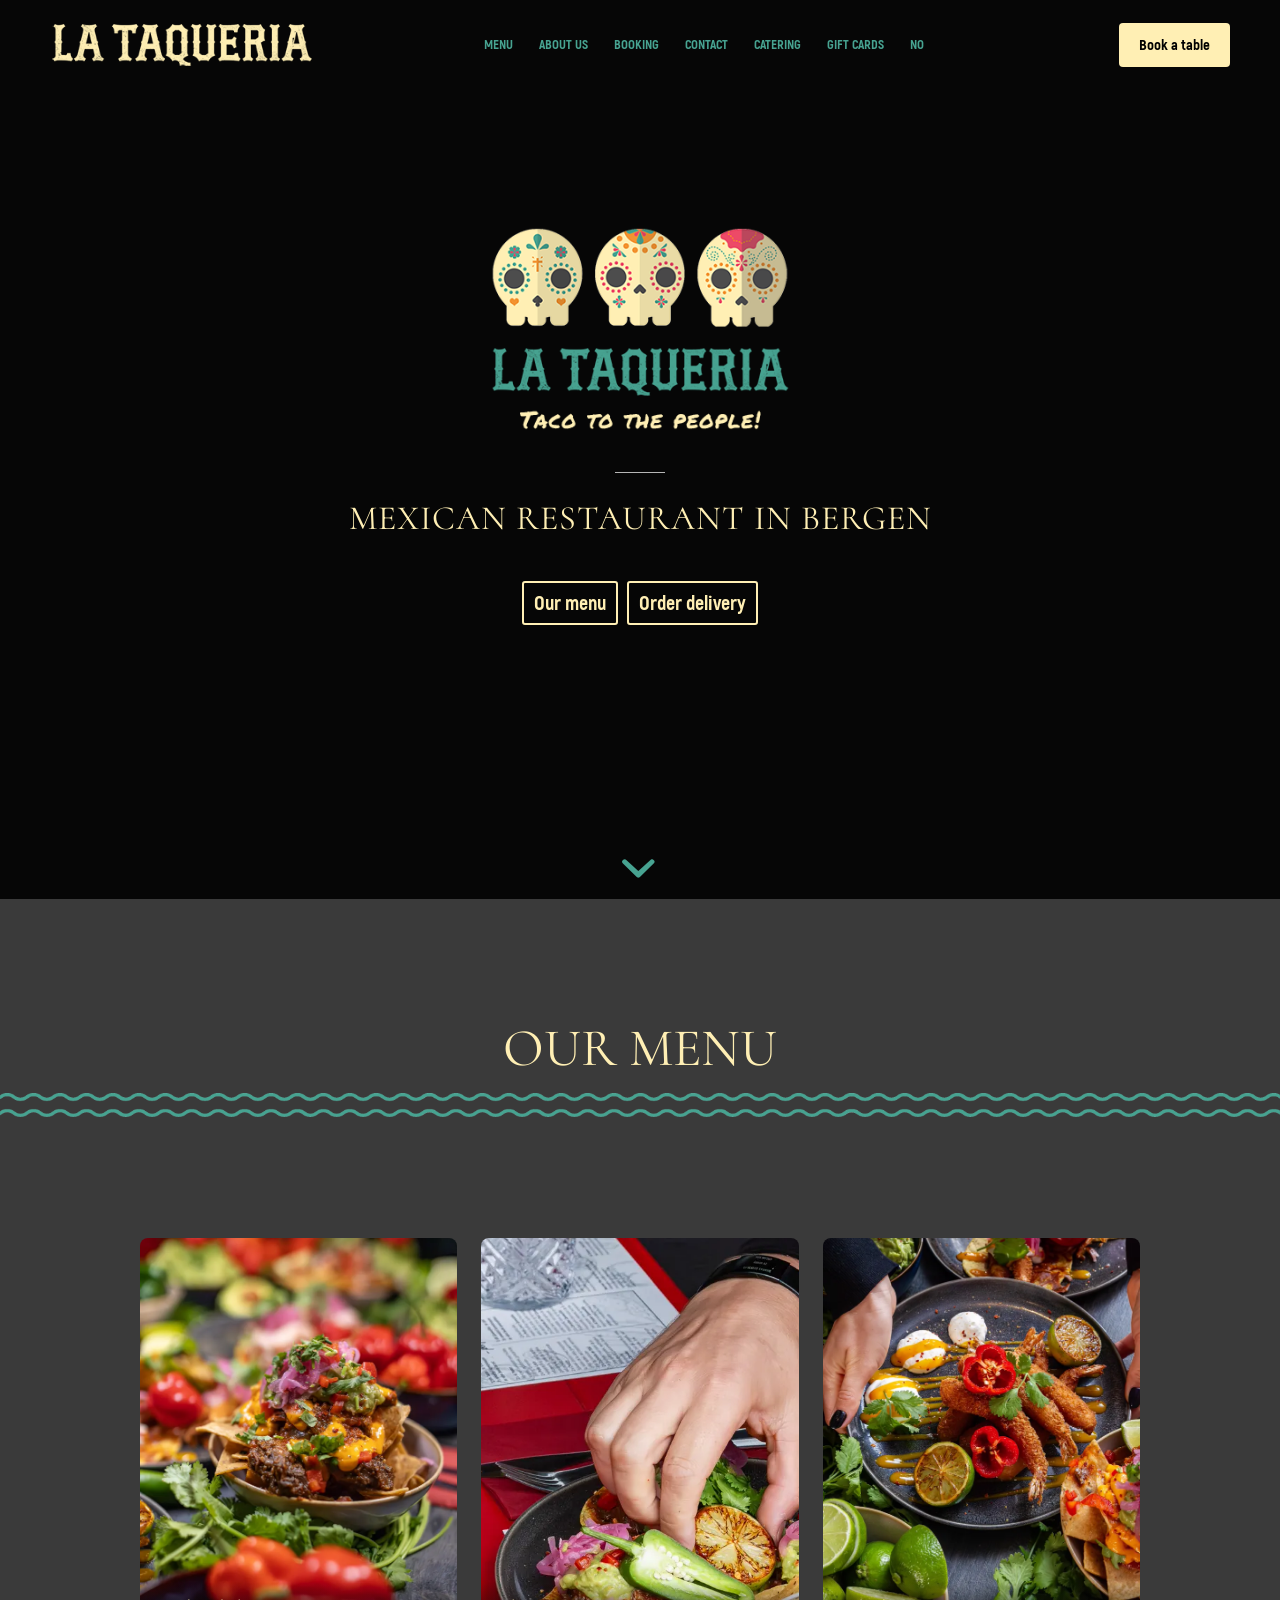
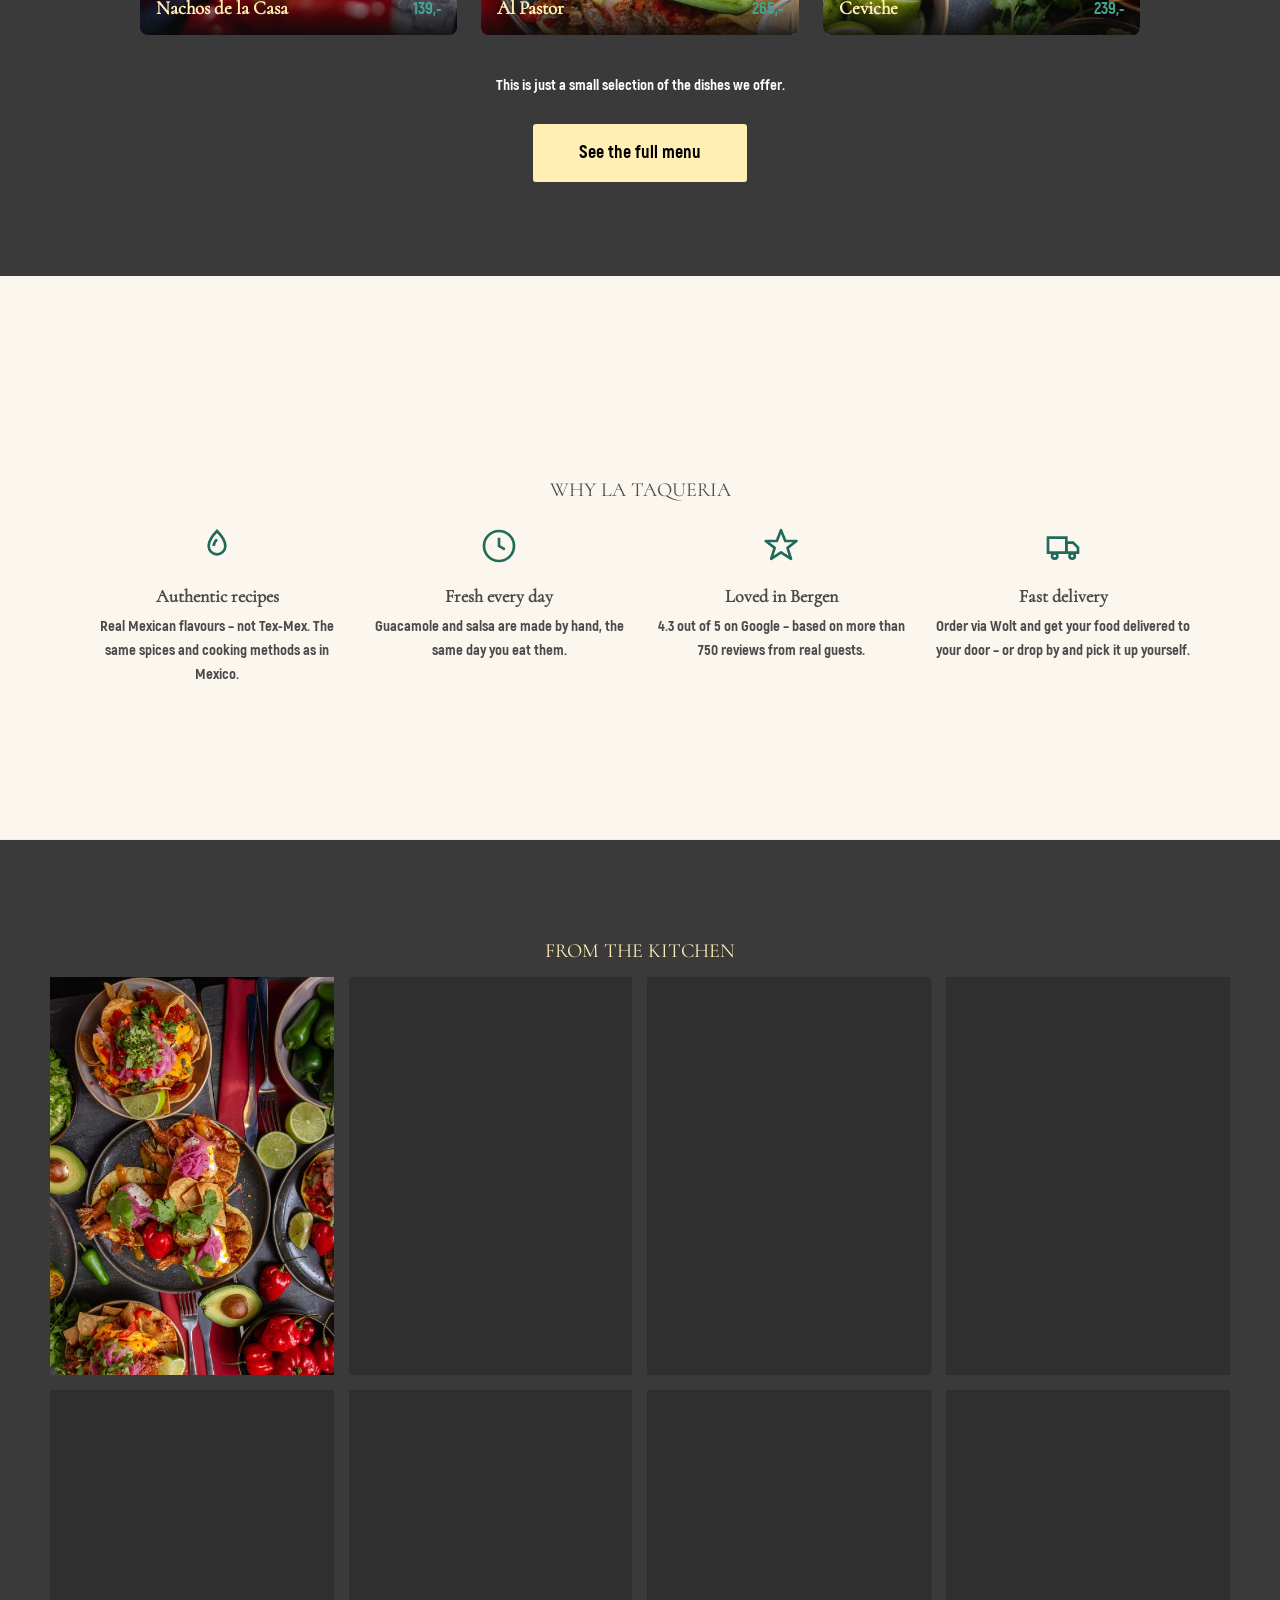
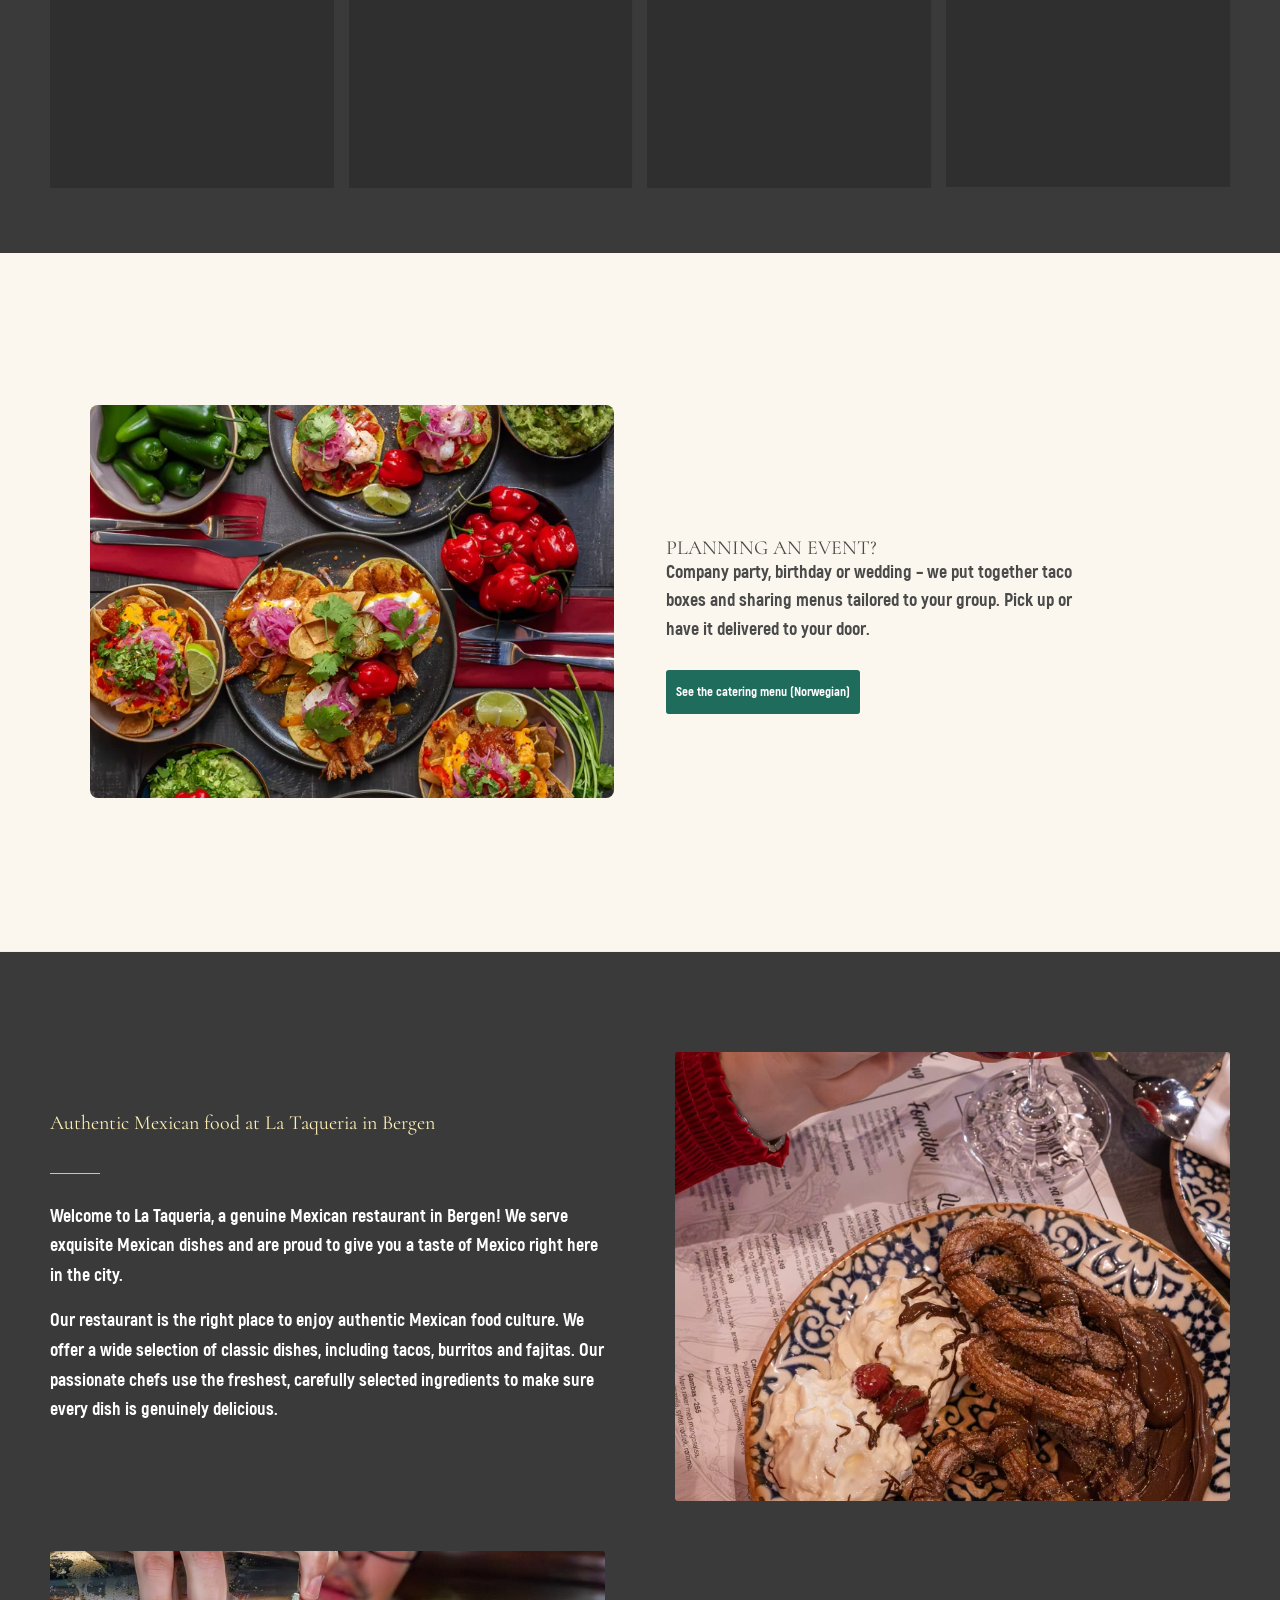
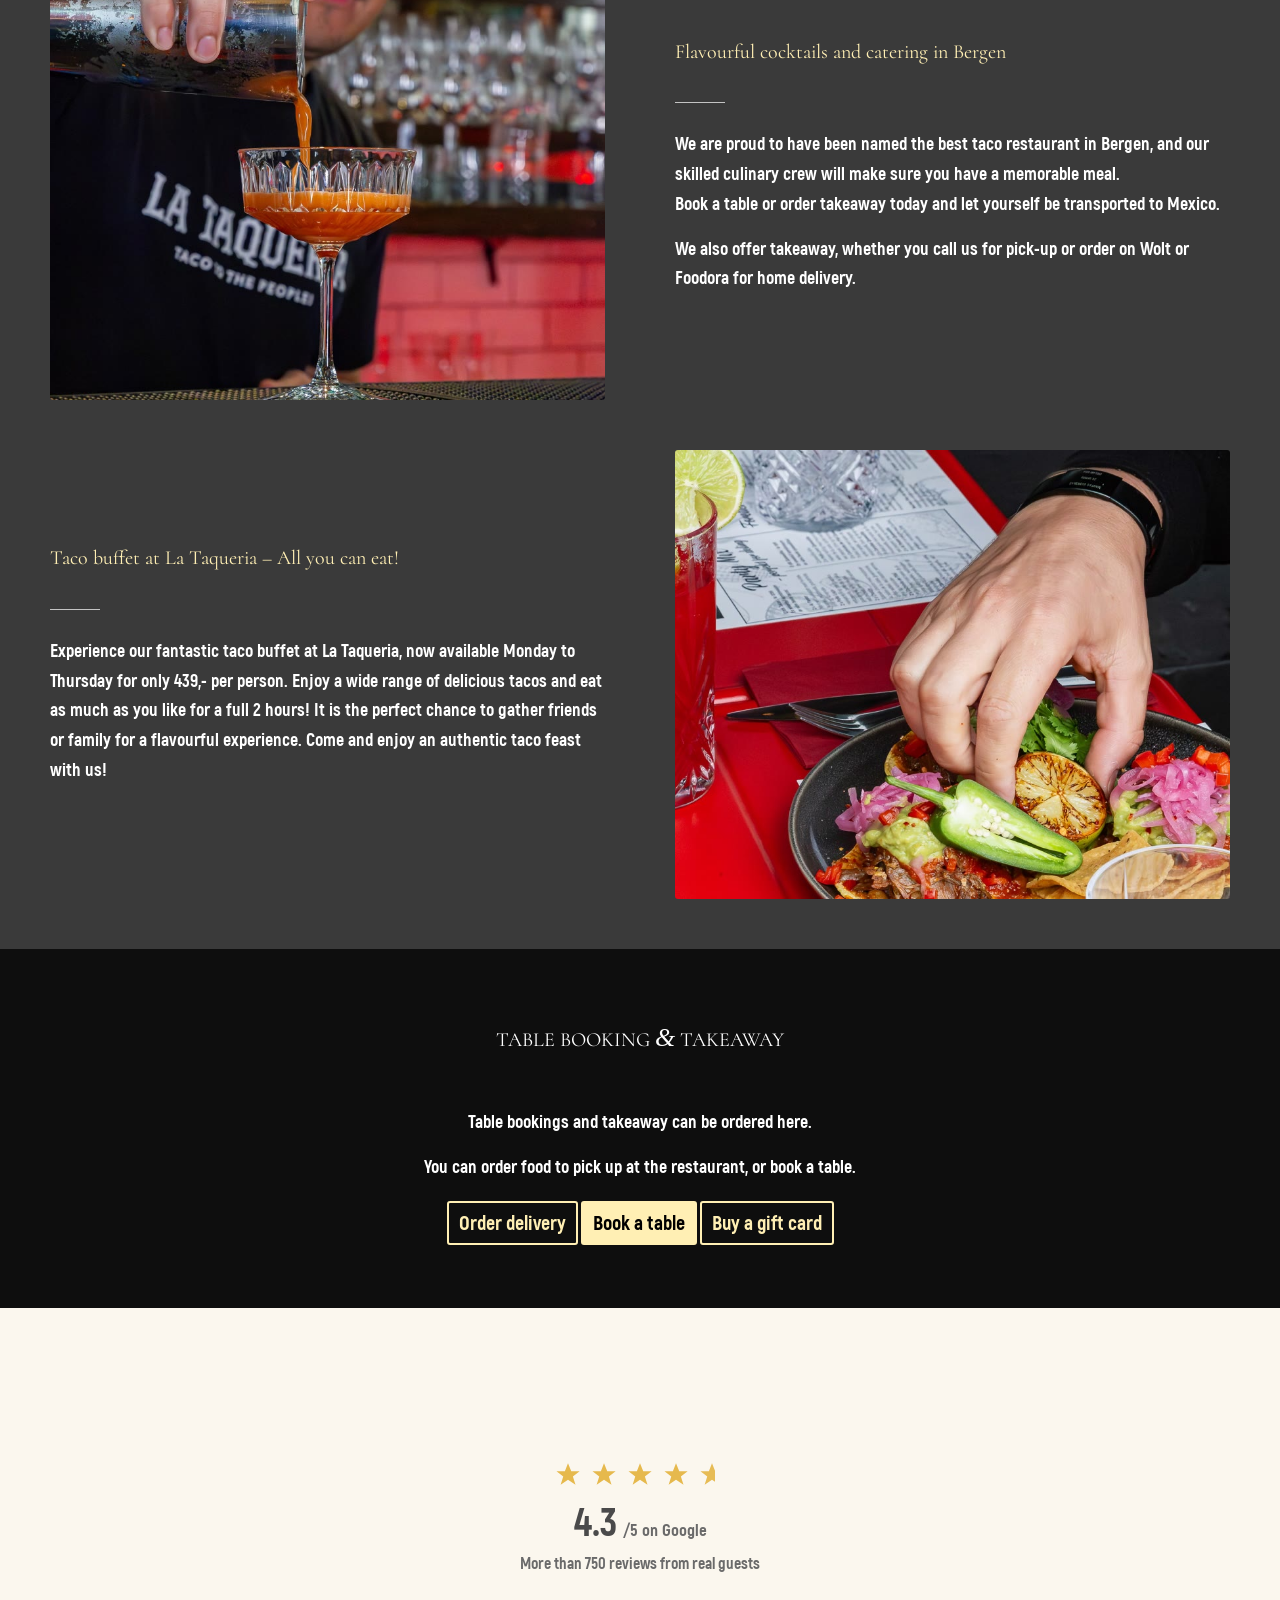
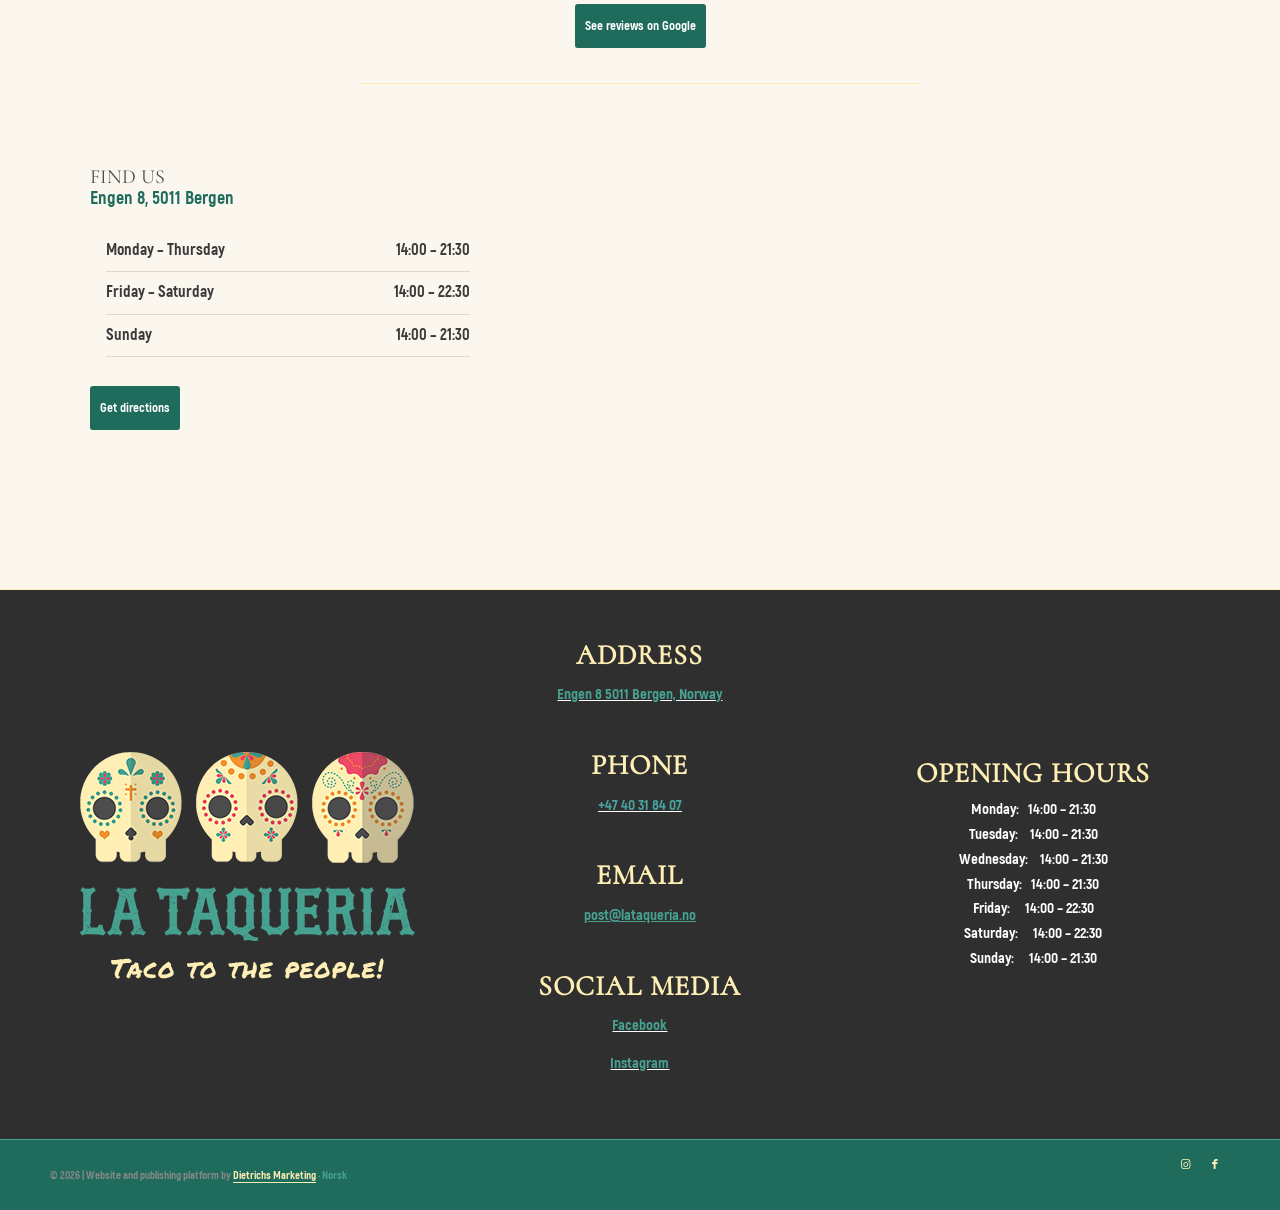
<file: en/index.html>
<!DOCTYPE html>
<html lang="en-GB" class="html_stretched responsive av-preloader-disabled  html_header_top html_logo_left html_main_nav_header html_menu_right html_slim html_header_sticky html_header_shrinking_disabled html_mobile_menu_tablet html_header_searchicon_disabled html_content_align_center html_header_unstick_top_disabled html_header_stretch_disabled html_minimal_header html_minimal_header_shadow html_av-overlay-full html_av-submenu-noclone html_entry_id_241 av-cookies-no-cookie-consent av-default-lightbox av-no-preview">

<!-- Mirrored from www.lataqueria.no/ by HTTrack Website Copier/3.x [XR&CO'2014], Fri, 28 Aug 2026 09:14:08 GMT -->
<!-- Added by HTTrack --><meta http-equiv="content-type" content="text/html;charset=UTF-8" /><!-- /Added by HTTrack -->
<head>
<meta charset="UTF-8" />
<meta name="robots" content="index, follow" />


<!-- mobile setting -->
<meta name="viewport" content="width=device-width, initial-scale=1">

<!-- Scripts/CSS and wp_head hook -->
<title>La Taqueria &#8211; Taco to the people</title>
<meta name="description" content="Authentic Mexican restaurant in Bergen. La Taqueria serves fresh tacos, burritos and fajitas, plus catering and takeaway via Wolt and Foodora." />
<meta name='robots' content='max-image-preview:large' />
<style id="wp-img-auto-sizes-contain-inline-css">
img:is([sizes=auto i],[sizes^="auto," i]){contain-intrinsic-size:3000px 1500px}
/*# sourceURL=wp-img-auto-sizes-contain-inline-css */
</style>
<link rel='stylesheet' id='avia-grid-css' href="../css/grid972f.css?ver=5.0.1" media='all' />
<link rel='stylesheet' id='avia-base-css' href="../css/base972f.css?ver=5.0.1" media='all' />
<link rel='stylesheet' id='avia-layout-css' href="../css/layout972f.css?ver=5.0.1" media='all' />
<link rel='stylesheet' id='avia-module-button-css' href="../css/buttons4d6f.css?ver=7.1" media='all' />
<link rel='stylesheet' id='avia-module-buttonrow-css' href="../css/buttonrow4d6f.css?ver=7.1" media='all' />
<link rel='stylesheet' id='avia-module-catalogue-css' href="../css/catalogue4d6f.css?ver=7.1" media='all' />
<link rel='stylesheet' id='avia-module-slideshow-css' href="../css/slideshow4d6f.css?ver=7.1" media='all' />
<link rel='stylesheet' id='avia-module-heading-css' href="../css/heading4d6f.css?ver=7.1" media='all' />
<link rel='stylesheet' id='avia-module-hr-css' href="../css/hr4d6f.css?ver=7.1" media='all' />
<link rel='stylesheet' id='avia-module-iconbox-css' href="../css/iconbox4d6f.css?ver=7.1" media='all' />
<link rel='stylesheet' id='avia-module-image-css' href="../css/image4d6f.css?ver=7.1" media='all' />
<link rel='stylesheet' id='avia-module-masonry-css' href="../css/masonry_entries4d6f.css?ver=7.1" media='all' />
<link rel='stylesheet' id='avia-siteloader-css' href="../css/avia-snippet-site-preloader4d6f.css?ver=7.1" media='all' />
<link rel='stylesheet' id='avia-module-menu-css' href="../css/menu4d6f.css?ver=7.1" media='all' />
<link rel='stylesheet' id='avia-module-social-css' href="../css/social_share4d6f.css?ver=7.1" media='all' />
<style id="wp-emoji-styles-inline-css">

	img.wp-smiley, img.emoji {
		display: inline !important;
		border: none !important;
		box-shadow: none !important;
		height: 1em !important;
		width: 1em !important;
		margin: 0 0.07em !important;
		vertical-align: -0.1em !important;
		background: none !important;
		padding: 0 !important;
	}
/*# sourceURL=wp-emoji-styles-inline-css */
</style>
<style id="wp-block-library-inline-css">
:root{--wp-block-synced-color:#7a00df;--wp-block-synced-color--rgb:122,0,223;--wp-bound-block-color:var(--wp-block-synced-color);--wp-editor-canvas-background:#ddd;--wp-admin-theme-color:#007cba;--wp-admin-theme-color--rgb:0,124,186;--wp-admin-theme-color-darker-10:#006ba1;--wp-admin-theme-color-darker-10--rgb:0,107,160.5;--wp-admin-theme-color-darker-20:#005a87;--wp-admin-theme-color-darker-20--rgb:0,90,135;--wp-admin-border-width-focus:2px}@media (min-resolution:192dpi){:root{--wp-admin-border-width-focus:1.5px}}.wp-element-button{cursor:pointer}:root .has-very-light-gray-background-color{background-color:#eee}:root .has-very-dark-gray-background-color{background-color:#313131}:root .has-very-light-gray-color{color:#eee}:root .has-very-dark-gray-color{color:#313131}:root .has-vivid-green-cyan-to-vivid-cyan-blue-gradient-background{background:linear-gradient(135deg,#00d084,#0693e3)}:root .has-purple-crush-gradient-background{background:linear-gradient(135deg,#34e2e4,#4721fb 50%,#ab1dfe)}:root .has-hazy-dawn-gradient-background{background:linear-gradient(135deg,#faaca8,#dad0ec)}:root .has-subdued-olive-gradient-background{background:linear-gradient(135deg,#fafae1,#67a671)}:root .has-atomic-cream-gradient-background{background:linear-gradient(135deg,#fdd79a,#004a59)}:root .has-nightshade-gradient-background{background:linear-gradient(135deg,#330968,#31cdcf)}:root .has-midnight-gradient-background{background:linear-gradient(135deg,#020381,#2874fc)}:root{--wp--preset--font-size--normal:16px;--wp--preset--font-size--huge:42px}.has-regular-font-size{font-size:1em}.has-larger-font-size{font-size:2.625em}.has-normal-font-size{font-size:var(--wp--preset--font-size--normal)}.has-huge-font-size{font-size:var(--wp--preset--font-size--huge)}:root .has-text-align-center{text-align:center}:root .has-text-align-left{text-align:left}:root .has-text-align-right{text-align:right}.has-fit-text{white-space:nowrap!important}#end-resizable-editor-section{display:none}.aligncenter{clear:both}.items-justified-left{justify-content:flex-start}.items-justified-center{justify-content:center}.items-justified-right{justify-content:flex-end}.items-justified-space-between{justify-content:space-between}.screen-reader-text{word-wrap:normal!important;border:0;clip-path:inset(50%);height:1px;margin:-1px;overflow:hidden;padding:0;position:absolute;width:1px;word-break:normal!important}.screen-reader-text:focus{background-color:#ddd;clip-path:none;color:#444;display:block;font-size:1em;height:auto;left:5px;line-height:normal;padding:15px 23px 14px;text-decoration:none;top:5px;width:auto;z-index:100000}html :where(.has-border-color){border-style:solid}html :where([style^=border-color],[style*=";border-color"],[style*="; border-color"]){border-style:solid}html :where([style^=border-top-color],[style*=";border-top-color"],[style*="; border-top-color"]){border-top-style:solid}html :where([style^=border-right-color],[style*=";border-right-color"],[style*="; border-right-color"]){border-right-style:solid}html :where([style^=border-bottom-color],[style*=";border-bottom-color"],[style*="; border-bottom-color"]){border-bottom-style:solid}html :where([style^=border-left-color],[style*=";border-left-color"],[style*="; border-left-color"]){border-left-style:solid}html :where([style^=border-width],[style*=";border-width"],[style*="; border-width"]){border-style:solid}html :where([style^=border-top-width],[style*=";border-top-width"],[style*="; border-top-width"]){border-top-style:solid}html :where([style^=border-right-width],[style*=";border-right-width"],[style*="; border-right-width"]){border-right-style:solid}html :where([style^=border-bottom-width],[style*=";border-bottom-width"],[style*="; border-bottom-width"]){border-bottom-style:solid}html :where([style^=border-left-width],[style*=";border-left-width"],[style*="; border-left-width"]){border-left-style:solid}html :where(img[class*=wp-image-]){height:auto;max-width:100%}:where(figure){margin:0 0 1em}html :where(.is-position-sticky){--wp-admin--admin-bar--position-offset:var(--wp-admin--admin-bar--height,0px)}@media screen and (max-width:600px){html :where(.is-position-sticky){--wp-admin--admin-bar--position-offset:0px}}

/*# sourceURL=/wp-includes/css/dist/block-library/common.min.css */
</style>

<style id="global-styles-inline-css">
:root{--wp--preset--aspect-ratio--square: 1;--wp--preset--aspect-ratio--4-3: 4/3;--wp--preset--aspect-ratio--3-4: 3/4;--wp--preset--aspect-ratio--3-2: 3/2;--wp--preset--aspect-ratio--2-3: 2/3;--wp--preset--aspect-ratio--16-9: 16/9;--wp--preset--aspect-ratio--9-16: 9/16;--wp--preset--color--black: #000000;--wp--preset--color--cyan-bluish-gray: #abb8c3;--wp--preset--color--white: #ffffff;--wp--preset--color--pale-pink: #f78da7;--wp--preset--color--vivid-red: #cf2e2e;--wp--preset--color--luminous-vivid-orange: #ff6900;--wp--preset--color--luminous-vivid-amber: #fcb900;--wp--preset--color--light-green-cyan: #7bdcb5;--wp--preset--color--vivid-green-cyan: #00d084;--wp--preset--color--pale-cyan-blue: #8ed1fc;--wp--preset--color--vivid-cyan-blue: #0693e3;--wp--preset--color--vivid-purple: #9b51e0;--wp--preset--color--metallic-red: #b02b2c;--wp--preset--color--maximum-yellow-red: #edae44;--wp--preset--color--yellow-sun: #eeee22;--wp--preset--color--palm-leaf: #83a846;--wp--preset--color--aero: #7bb0e7;--wp--preset--color--old-lavender: #745f7e;--wp--preset--color--steel-teal: #5f8789;--wp--preset--color--raspberry-pink: #d65799;--wp--preset--color--medium-turquoise: #4ecac2;--wp--preset--gradient--vivid-cyan-blue-to-vivid-purple: linear-gradient(135deg,rgb(6,147,227) 0%,rgb(155,81,224) 100%);--wp--preset--gradient--light-green-cyan-to-vivid-green-cyan: linear-gradient(135deg,rgb(122,220,180) 0%,rgb(0,208,130) 100%);--wp--preset--gradient--luminous-vivid-amber-to-luminous-vivid-orange: linear-gradient(135deg,rgb(252,185,0) 0%,rgb(255,105,0) 100%);--wp--preset--gradient--luminous-vivid-orange-to-vivid-red: linear-gradient(135deg,rgb(255,105,0) 0%,rgb(207,46,46) 100%);--wp--preset--gradient--very-light-gray-to-cyan-bluish-gray: linear-gradient(135deg,rgb(238,238,238) 0%,rgb(169,184,195) 100%);--wp--preset--gradient--cool-to-warm-spectrum: linear-gradient(135deg,rgb(74,234,220) 0%,rgb(151,120,209) 20%,rgb(207,42,186) 40%,rgb(238,44,130) 60%,rgb(251,105,98) 80%,rgb(254,248,76) 100%);--wp--preset--gradient--blush-light-purple: linear-gradient(135deg,rgb(255,206,236) 0%,rgb(152,150,240) 100%);--wp--preset--gradient--blush-bordeaux: linear-gradient(135deg,rgb(254,205,165) 0%,rgb(254,45,45) 50%,rgb(107,0,62) 100%);--wp--preset--gradient--luminous-dusk: linear-gradient(135deg,rgb(255,203,112) 0%,rgb(199,81,192) 50%,rgb(65,88,208) 100%);--wp--preset--gradient--pale-ocean: linear-gradient(135deg,rgb(255,245,203) 0%,rgb(182,227,212) 50%,rgb(51,167,181) 100%);--wp--preset--gradient--electric-grass: linear-gradient(135deg,rgb(202,248,128) 0%,rgb(113,206,126) 100%);--wp--preset--gradient--midnight: linear-gradient(135deg,rgb(2,3,129) 0%,rgb(40,116,252) 100%);--wp--preset--font-size--small: 1rem;--wp--preset--font-size--medium: 1.125rem;--wp--preset--font-size--large: 1.75rem;--wp--preset--font-size--x-large: clamp(1.75rem, 3vw, 2.25rem);--wp--preset--spacing--20: 0.44rem;--wp--preset--spacing--30: 0.67rem;--wp--preset--spacing--40: 1rem;--wp--preset--spacing--50: 1.5rem;--wp--preset--spacing--60: 2.25rem;--wp--preset--spacing--70: 3.38rem;--wp--preset--spacing--80: 5.06rem;--wp--preset--shadow--natural: 6px 6px 9px rgba(0, 0, 0, 0.2);--wp--preset--shadow--deep: 12px 12px 50px rgba(0, 0, 0, 0.4);--wp--preset--shadow--sharp: 6px 6px 0px rgba(0, 0, 0, 0.2);--wp--preset--shadow--outlined: 6px 6px 0px -3px rgb(255, 255, 255), 6px 6px rgb(0, 0, 0);--wp--preset--shadow--crisp: 6px 6px 0px rgb(0, 0, 0);}.wp-block-button{--wp--preset--dimension--25: 25%;--wp--preset--dimension--50: 50%;--wp--preset--dimension--75: 75%;--wp--preset--dimension--100: 100%;}:root { --wp--style--global--content-size: 800px;--wp--style--global--wide-size: 1130px; }:where(body) { margin: 0; }.wp-site-blocks > .alignleft { float: left; margin-right: 2em; }.wp-site-blocks > .alignright { float: right; margin-left: 2em; }.wp-site-blocks > .aligncenter { justify-content: center; margin-left: auto; margin-right: auto; }:where(.is-layout-flex){gap: 0.5em;}:where(.is-layout-grid){gap: 0.5em;}.is-layout-flow > .alignleft{float: left;margin-inline-start: 0;margin-inline-end: 2em;}.is-layout-flow > .alignright{float: right;margin-inline-start: 2em;margin-inline-end: 0;}.is-layout-flow > .aligncenter{margin-left: auto !important;margin-right: auto !important;}.is-layout-constrained > .alignleft{float: left;margin-inline-start: 0;margin-inline-end: 2em;}.is-layout-constrained > .alignright{float: right;margin-inline-start: 2em;margin-inline-end: 0;}.is-layout-constrained > .aligncenter{margin-left: auto !important;margin-right: auto !important;}.is-layout-constrained > :where(:not(.alignleft):not(.alignright):not(.alignfull)){max-width: var(--wp--style--global--content-size);margin-left: auto !important;margin-right: auto !important;}.is-layout-constrained > .alignwide{max-width: var(--wp--style--global--wide-size);}body .is-layout-flex{display: flex;}.is-layout-flex{flex-wrap: wrap;align-items: center;}.is-layout-flex > :is(*, div){margin: 0;}body .is-layout-grid{display: grid;}.is-layout-grid > :is(*, div){margin: 0;}body{padding-top: 0px;padding-right: 0px;padding-bottom: 0px;padding-left: 0px;}:root :where(.wp-element-button, .wp-block-button__link){background-color: #32373c;border-width: 0;color: #fff;font-family: inherit;font-size: inherit;font-style: inherit;font-weight: inherit;letter-spacing: inherit;line-height: inherit;padding-top: calc(0.667em + 2px);padding-right: calc(1.333em + 2px);padding-bottom: calc(0.667em + 2px);padding-left: calc(1.333em + 2px);text-decoration: none;text-transform: inherit;}.has-black-color{color: var(--wp--preset--color--black) !important;}.has-cyan-bluish-gray-color{color: var(--wp--preset--color--cyan-bluish-gray) !important;}.has-white-color{color: var(--wp--preset--color--white) !important;}.has-pale-pink-color{color: var(--wp--preset--color--pale-pink) !important;}.has-vivid-red-color{color: var(--wp--preset--color--vivid-red) !important;}.has-luminous-vivid-orange-color{color: var(--wp--preset--color--luminous-vivid-orange) !important;}.has-luminous-vivid-amber-color{color: var(--wp--preset--color--luminous-vivid-amber) !important;}.has-light-green-cyan-color{color: var(--wp--preset--color--light-green-cyan) !important;}.has-vivid-green-cyan-color{color: var(--wp--preset--color--vivid-green-cyan) !important;}.has-pale-cyan-blue-color{color: var(--wp--preset--color--pale-cyan-blue) !important;}.has-vivid-cyan-blue-color{color: var(--wp--preset--color--vivid-cyan-blue) !important;}.has-vivid-purple-color{color: var(--wp--preset--color--vivid-purple) !important;}.has-metallic-red-color{color: var(--wp--preset--color--metallic-red) !important;}.has-maximum-yellow-red-color{color: var(--wp--preset--color--maximum-yellow-red) !important;}.has-yellow-sun-color{color: var(--wp--preset--color--yellow-sun) !important;}.has-palm-leaf-color{color: var(--wp--preset--color--palm-leaf) !important;}.has-aero-color{color: var(--wp--preset--color--aero) !important;}.has-old-lavender-color{color: var(--wp--preset--color--old-lavender) !important;}.has-steel-teal-color{color: var(--wp--preset--color--steel-teal) !important;}.has-raspberry-pink-color{color: var(--wp--preset--color--raspberry-pink) !important;}.has-medium-turquoise-color{color: var(--wp--preset--color--medium-turquoise) !important;}.has-black-background-color{background-color: var(--wp--preset--color--black) !important;}.has-cyan-bluish-gray-background-color{background-color: var(--wp--preset--color--cyan-bluish-gray) !important;}.has-white-background-color{background-color: var(--wp--preset--color--white) !important;}.has-pale-pink-background-color{background-color: var(--wp--preset--color--pale-pink) !important;}.has-vivid-red-background-color{background-color: var(--wp--preset--color--vivid-red) !important;}.has-luminous-vivid-orange-background-color{background-color: var(--wp--preset--color--luminous-vivid-orange) !important;}.has-luminous-vivid-amber-background-color{background-color: var(--wp--preset--color--luminous-vivid-amber) !important;}.has-light-green-cyan-background-color{background-color: var(--wp--preset--color--light-green-cyan) !important;}.has-vivid-green-cyan-background-color{background-color: var(--wp--preset--color--vivid-green-cyan) !important;}.has-pale-cyan-blue-background-color{background-color: var(--wp--preset--color--pale-cyan-blue) !important;}.has-vivid-cyan-blue-background-color{background-color: var(--wp--preset--color--vivid-cyan-blue) !important;}.has-vivid-purple-background-color{background-color: var(--wp--preset--color--vivid-purple) !important;}.has-metallic-red-background-color{background-color: var(--wp--preset--color--metallic-red) !important;}.has-maximum-yellow-red-background-color{background-color: var(--wp--preset--color--maximum-yellow-red) !important;}.has-yellow-sun-background-color{background-color: var(--wp--preset--color--yellow-sun) !important;}.has-palm-leaf-background-color{background-color: var(--wp--preset--color--palm-leaf) !important;}.has-aero-background-color{background-color: var(--wp--preset--color--aero) !important;}.has-old-lavender-background-color{background-color: var(--wp--preset--color--old-lavender) !important;}.has-steel-teal-background-color{background-color: var(--wp--preset--color--steel-teal) !important;}.has-raspberry-pink-background-color{background-color: var(--wp--preset--color--raspberry-pink) !important;}.has-medium-turquoise-background-color{background-color: var(--wp--preset--color--medium-turquoise) !important;}.has-black-border-color{border-color: var(--wp--preset--color--black) !important;}.has-cyan-bluish-gray-border-color{border-color: var(--wp--preset--color--cyan-bluish-gray) !important;}.has-white-border-color{border-color: var(--wp--preset--color--white) !important;}.has-pale-pink-border-color{border-color: var(--wp--preset--color--pale-pink) !important;}.has-vivid-red-border-color{border-color: var(--wp--preset--color--vivid-red) !important;}.has-luminous-vivid-orange-border-color{border-color: var(--wp--preset--color--luminous-vivid-orange) !important;}.has-luminous-vivid-amber-border-color{border-color: var(--wp--preset--color--luminous-vivid-amber) !important;}.has-light-green-cyan-border-color{border-color: var(--wp--preset--color--light-green-cyan) !important;}.has-vivid-green-cyan-border-color{border-color: var(--wp--preset--color--vivid-green-cyan) !important;}.has-pale-cyan-blue-border-color{border-color: var(--wp--preset--color--pale-cyan-blue) !important;}.has-vivid-cyan-blue-border-color{border-color: var(--wp--preset--color--vivid-cyan-blue) !important;}.has-vivid-purple-border-color{border-color: var(--wp--preset--color--vivid-purple) !important;}.has-metallic-red-border-color{border-color: var(--wp--preset--color--metallic-red) !important;}.has-maximum-yellow-red-border-color{border-color: var(--wp--preset--color--maximum-yellow-red) !important;}.has-yellow-sun-border-color{border-color: var(--wp--preset--color--yellow-sun) !important;}.has-palm-leaf-border-color{border-color: var(--wp--preset--color--palm-leaf) !important;}.has-aero-border-color{border-color: var(--wp--preset--color--aero) !important;}.has-old-lavender-border-color{border-color: var(--wp--preset--color--old-lavender) !important;}.has-steel-teal-border-color{border-color: var(--wp--preset--color--steel-teal) !important;}.has-raspberry-pink-border-color{border-color: var(--wp--preset--color--raspberry-pink) !important;}.has-medium-turquoise-border-color{border-color: var(--wp--preset--color--medium-turquoise) !important;}.has-vivid-cyan-blue-to-vivid-purple-gradient-background{background: var(--wp--preset--gradient--vivid-cyan-blue-to-vivid-purple) !important;}.has-light-green-cyan-to-vivid-green-cyan-gradient-background{background: var(--wp--preset--gradient--light-green-cyan-to-vivid-green-cyan) !important;}.has-luminous-vivid-amber-to-luminous-vivid-orange-gradient-background{background: var(--wp--preset--gradient--luminous-vivid-amber-to-luminous-vivid-orange) !important;}.has-luminous-vivid-orange-to-vivid-red-gradient-background{background: var(--wp--preset--gradient--luminous-vivid-orange-to-vivid-red) !important;}.has-very-light-gray-to-cyan-bluish-gray-gradient-background{background: var(--wp--preset--gradient--very-light-gray-to-cyan-bluish-gray) !important;}.has-cool-to-warm-spectrum-gradient-background{background: var(--wp--preset--gradient--cool-to-warm-spectrum) !important;}.has-blush-light-purple-gradient-background{background: var(--wp--preset--gradient--blush-light-purple) !important;}.has-blush-bordeaux-gradient-background{background: var(--wp--preset--gradient--blush-bordeaux) !important;}.has-luminous-dusk-gradient-background{background: var(--wp--preset--gradient--luminous-dusk) !important;}.has-pale-ocean-gradient-background{background: var(--wp--preset--gradient--pale-ocean) !important;}.has-electric-grass-gradient-background{background: var(--wp--preset--gradient--electric-grass) !important;}.has-midnight-gradient-background{background: var(--wp--preset--gradient--midnight) !important;}.has-small-font-size{font-size: var(--wp--preset--font-size--small) !important;}.has-medium-font-size{font-size: var(--wp--preset--font-size--medium) !important;}.has-large-font-size{font-size: var(--wp--preset--font-size--large) !important;}.has-x-large-font-size{font-size: var(--wp--preset--font-size--x-large) !important;}
/*# sourceURL=global-styles-inline-css */
</style>

<link rel='stylesheet' id='avia-scs-css' href="../css/shortcodes972f.css?ver=5.0.1" media='all' />
<link rel='stylesheet' id='avia-popup-css-css' href="../css/magnific-popup972f.css?ver=5.0.1" media='screen' />
<link rel='stylesheet' id='avia-lightbox-css' href="../css/avia-snippet-lightbox972f.css?ver=5.0.1" media='screen' />
<link rel='stylesheet' id='avia-dynamic-css' href="../css/enfold_childf51b.css?ver=690a1fb98a2ef" media='all' />
<link rel='stylesheet' id='avia-custom-css' href="../css/custom972f.css?ver=5.0.1" media='all' />
<link rel='stylesheet' id='avia-style-css' href="../css/style972f.css?ver=5.0.1" media='all' />
<link rel='stylesheet' id='avia-single-post-241-css' href="../css/post-2417c08.css?ver=ver-1765986719" media='all' />
<script id="jquery-core-js" src="../js/jquery.minf43b.js?ver=3.7.1"></script>
<script id="jquery-migrate-js" src="../js/jquery-migrate.min5589.js?ver=3.4.1"></script>
<script id="avia-module-isotope-js" src="../js/isotope4d6f.js?ver=7.1"></script>
<script id="avia-compat-js" src="../js/avia-compat972f.js?ver=5.0.1"></script>




<meta name="generator" content="WordPress 7.1" />
<link rel="canonical" href="https://lataqueria.no/en/" />
<link rel="alternate" hreflang="nb" href="https://lataqueria.no/" />
<link rel="alternate" hreflang="en" href="https://lataqueria.no/en/" />
<link rel="alternate" hreflang="x-default" href="https://lataqueria.no/" />

<meta property="og:type" content="restaurant.restaurant" />
<meta property="og:site_name" content="La Taqueria" />
<meta property="og:title" content="La Taqueria – Taco to the people" />
<meta property="og:description" content="Authentic Mexican restaurant in Bergen. La Taqueria serves fresh tacos, burritos and fajitas, plus catering and takeaway via Wolt and Foodora." />
<meta property="og:image" content="https://lataqueria.no/images/hero-bg.webp" />
<meta property="og:url" content="https://lataqueria.no/en/" />
<meta property="og:locale" content="en_GB" />
<meta property="og:locale:alternate" content="nb_NO" />
<meta name="twitter:card" content="summary_large_image" />

<script type="application/ld+json">
{
  "@context": "https://schema.org",
  "@type": "Restaurant",
  "@id": "https://lataqueria.no/",
  "name": "La Taqueria",
  "image": "https://lataqueria.no/images/hero-bg.webp",
  "url": "https://lataqueria.no/en/",
  "telephone": "+4740318407",
  "email": "post@lataqueria.no",
  "servesCuisine": "Mexican",
  "priceRange": "$$",
  "address": {
    "@type": "PostalAddress",
    "streetAddress": "Engen 8",
    "addressLocality": "Bergen",
    "postalCode": "5011",
    "addressCountry": "NO"
  },
  "geo": {
    "@type": "GeoCoordinates",
    "latitude": 60.39181,
    "longitude": 5.32081
  },
  "openingHoursSpecification": [
    {
      "@type": "OpeningHoursSpecification",
      "dayOfWeek": ["Monday", "Tuesday", "Wednesday", "Thursday", "Sunday"],
      "opens": "14:00",
      "closes": "21:30"
    },
    {
      "@type": "OpeningHoursSpecification",
      "dayOfWeek": ["Friday", "Saturday"],
      "opens": "14:00",
      "closes": "22:30"
    }
  ],
  "menu": "https://lataqueria.no/en/menu/",
  "sameAs": [
    "https://www.facebook.com/lataqueria.no/",
    "https://www.instagram.com/lataqueria.no/"
  ]
}
</script>
<link rel='shortlink' href='https://lataqueria.no/' />
<link rel="profile" href="https://gmpg.org/xfn/11" />
<link rel="icon" href="../images/favicon-300x300.png" type="image/png">
        
        
    <style type='text/css'>
@font-face {font-family: 'entypo-fontello'; font-weight: normal; font-style: normal; font-display: auto;
src: url('../fonts/entypo-fontello.woff2') format('woff2'),
url('../fonts/entypo-fontello.woff') format('woff'),
url('../fonts/entypo-fontello.ttf') format('truetype'),
url('../images/entypo-fontello.svg#entypo-fontello') format('svg'),
url('../fonts/entypo-fontello.eot'),
url('../fonts/entypo-fontellod41d.eot?#iefix') format('embedded-opentype');
} #top .avia-font-entypo-fontello, body .avia-font-entypo-fontello, html body [data-av_iconfont='entypo-fontello']:before{ font-family: 'entypo-fontello'; }
</style>

<!--
Debugging Info for Theme support: 

Theme: Enfold
Version: 5.0.1
Installed: enfold
AviaFramework Version: 5.0
AviaBuilder Version: 4.8
aviaElementManager Version: 1.0.1
- - - - - - - - - - -
ChildTheme: Enfold Child
ChildTheme Version: 1.0
ChildTheme Installed: enfold

ML:4294967296-PU:23-PLA:8
WP:7.1
Compress: CSS:disabled - JS:disabled
Updates: disabled
PLAu:7
-->

<style>
/* ============================================================
   Homepage: restored to the mirrored site's original dark/teal
   theme (shared Enfold + child-theme CSS colors, untouched here).
   ============================================================ */

/* --- TRANSPARENT HEADER, SOLID ON SCROLL ------------------------
   Two separate elements were solid, not one: .header_bg (fixed below)
   AND #header itself, which enfold_childf51b.css sets unconditionally
   to #header{background-color:#2f2f2f} (a page-builder header-color
   setting baked into the generated child-theme CSS, unrelated to
   av_header_transparency entirely) - that rule alone was enough to
   keep the header looking solid even with .header_bg transparent.
   .header-solid is added by the small scroll listener below once the
   page scrolls past the top, and restores both back to solid dark. */
#header {
	background-color: transparent !important;
	transition: background-color 0.3s ease;
}
#header.header-solid {
	background-color: #2f2f2f !important;
}
#header.av_header_transparency .header_bg {
	background-color: transparent !important;
	opacity: 0 !important;
	transition: background-color 0.3s ease, opacity 0.3s ease;
}
#header.av_header_transparency.header-solid .header_bg {
	background-color: #2f2f2f !important;
	opacity: 1 !important;
}
/* Enfold un-fixes the header below 990px (switches to its tablet/
   mobile hamburger nav mode: .responsive...#header{position:relative}
   at (768px, 989px) and (max-width:767px)), so it sits in normal flow
   ABOVE the hero video instead of overlaying it - no amount of
   transparency shows the video through a header that isn't over it.
   #main gets no top padding in that mode (it doesn't need any when
   the header isn't fixed), and the theme's own reset for that -
   .responsive.html_mobile_menu_tablet.html_header_top #top #main
   {padding-top:0 !important} - outranks a plain #main !important
   override (2 IDs+4 classes beats 1 ID), so match its ID count here.
   That alone still left a solid gap: #main's padding pushes EVERY
   section down including the hero, and at >=990px the hero video
   escapes that push on its own (Enfold's slideshow JS sizes/positions
   the <video> to overflow up past its section - measured top:-18px,
   height 1123px against a 911px section there) - but that JS-driven
   overflow evidently isn't recalculated for a header this width range
   never has fixed on its own, so the video stayed flush with the
   pushed-down section instead of reaching back up to y:0. Pulling the
   whole hero section up by the header's own height bypasses relying
   on that JS at all - the section (video included) starts at y:0
   again, right under the now-fixed header, at both widths. */
@media (max-width: 989px) {
	#header { position: fixed !important; }
	#top #wrap_all #main { padding-top: 90px !important; }
	#top #wrap_all #main #av_section_1 { margin-top: -90px !important; }
}
@media (max-width: 767px) {
	#top #wrap_all #main { padding-top: 80px !important; }
	#top #wrap_all #main #av_section_1 { margin-top: -80px !important; }
}
/* At >=990px the header stays properly fixed, so pulling the whole
   section up (like below 990px) isn't needed and would shift the
   vertically-centered heading/buttons up too. Only the video itself
   needs to reach y:0 - it's Enfold's own JS that's supposed to stretch
   it there (measured working at 1996px: video top:-18px, height
   1123px), but that JS apparently doesn't fire/recalculate at every
   desktop width - confirmed broken at 1024px, where the <video> had
   no inline size override at all and just filled its section exactly,
   flush with #main's 88px padding same as every section below it.
   Extending .avia-slideshow itself (the overflow:hidden boundary one
   level up from the <video>) covers both cases: where JS already
   stretches the video further, this just gives it a taller box to
   stretch within; where JS never fires, the video's own 100%/100%
   CSS sizing now resolves against this taller box on its own. */
@media (min-width: 990px) {
	#av_section_1 .avia-slideshow {
		top: -88px !important;
		height: calc(100% + 88px) !important;
	}
	/* The dark .av-section-color-overlay (opacity:0.6, sits over the
	   video for text contrast) is a normal-flow sibling, not part of
	   .avia-slideshow, so it kept the section's original y:88 top/
	   671px height while the video above stretched to y:0 - the
	   un-overlaid strip read as a bright seam where they used to line
	   up exactly. Same extension, same boundary, so they match again. */
	#av_section_1 .av-section-color-overlay {
		top: -88px !important;
		height: calc(100% + 88px) !important;
	}
}
#av_section_1 video.avia_video {
	object-fit: cover;
}

/* --- PRIMARY CTA: one filled action per button row, rest stay outline ---
   Three buttons in a row (hero, takeaway) rendered visually
   identical - nothing told the eye which action to take first. */
#top .avia-buttonrow-wrap .avia-button.avia-color-theme-color.cta-primary,
#top .avia-buttonrow-wrap .avia-button.avia-color-theme-color.cta-primary .avia_iconbox_title {
	background-color: #FFEFB4 !important;
	border-color: #FFEFB4 !important;
	color: #000 !important;
}

/* Buttons measured 42px tall on mobile - just under the 44px touch minimum */
#top .avia-buttonrow-wrap .avia-button.avia-size-small {
	min-height: 44px;
	display: inline-flex;
	align-items: center;
}

/* --- NORMAL DESKTOP NAV (drop the always-on burger) --------------
   This header used Enfold's "Burger Menu" style, which forces the
   hamburger at every width via html_burger_menu / html_burger_menu_active
   on <html> (removed). Below 990px those same two classes did nothing
   anyway - separate, unconditional-within-media-query rules already
   show the burger and hide the list there - so mobile/tablet are
   unaffected. At 990px+, nav.main_menu was position:absolute;right:0,
   which collided with the equally-absolute #header-cta-btn once real
   nav items appeared; switching the row to flex fixes that without
   hand-tuned pixel offsets. HOME is dropped here only - the logo
   already links home, and the mobile burger overlay still lists it. */
@media (min-width: 990px) {
	.av-logo-container .inner-container {
		display: flex !important;
		align-items: center !important;
		justify-content: space-between !important;
	}
	nav.main_menu, .av-main-nav-wrap {
		position: static !important;
		width: auto !important;
	}
	.logo.avia-standard-logo {
		position: static !important;
	}
	#avia-menu {
		display: flex !important;
		align-items: center !important;
	}
	#avia-menu > li:first-child { display: none !important; }
}

/* --- FIXED HEADER CTA (desktop) ---------------------------------
   The header is now sticky (av_header_sticky) so this button stays
   visible at every scroll position - replaces the old CTA block that
   used to sit after the menu. Enfold's own CSS only makes #header
   position:fixed at 990px+ (it forces position:relative below that
   in two of its own media queries) - matching that breakpoint here
   so the button never appears in a header that isn't actually fixed.
   Below 990px the sticky mobile bar covers phone + booking instead. */
#header-cta-btn { display: none; }
@media (min-width: 990px) {
	#header-cta-btn {
		display: flex !important;
		align-items: center !important;
		position: static !important;
		margin-left: 24px !important;
		height: auto !important;
		min-height: 44px !important;
		line-height: normal !important;
		background-color: #FFEFB4 !important;
		color: #000 !important;
		font-weight: 600 !important;
		font-size: 15px !important;
		padding: 10px 20px !important;
		border-radius: 4px !important;
		text-decoration: none !important;
		white-space: nowrap !important;
		transition: background-color 0.25s ease, transform 0.25s ease, box-shadow 0.25s ease !important;
	}
	#header-cta-btn:hover {
		background-color: #E6B94D !important;
		color: #000 !important;
		transform: translateY(-2px);
		box-shadow: 0 8px 18px rgba(230,185,77,0.4);
	}
}

/* --- STICKY MOBILE CTA BAR ---------------------------------------
   Phone + booking reachable from anywhere on the page without opening
   the menu, for the widths the header CTA above skips (below 990px -
   matches Enfold's own sticky-header breakpoint, see comment above). */
#mobile-cta-bar { display: none; }
/* Hide while the burger overlay is open - it sat on top of the menu at z-index 100 */
html.av-burger-overlay-active #mobile-cta-bar { display: none !important; }
@media (max-width: 989px) {
	#contact { padding-bottom: calc(64px + env(safe-area-inset-bottom)) !important; }
	/* #socket (the site footer/copyright bar) sits after #contact, outside it,
	   so the padding above doesn't protect it - the sticky CTA bar was covering
	   the "Nettside levert av Dietrichs Marketing" credit line. */
	#socket .container { padding-bottom: calc(64px + env(safe-area-inset-bottom)) !important; }
	#mobile-cta-bar {
		display: flex;
		position: fixed;
		left: 0; right: 0; bottom: 0;
		z-index: 999;
		gap: 10px;
		background-color: #1F6B5C;
		border-top: 1px solid #FFEFB4;
		padding: 10px 12px calc(10px + env(safe-area-inset-bottom));
	}
	#mobile-cta-bar a {
		flex: 1;
		display: flex;
		align-items: center;
		justify-content: center;
		min-height: 44px;
		border-radius: 4px;
		border: 2px solid #FFEFB4;
		color: #FFEFB4;
		font-size: 15px;
		font-weight: 600;
		text-decoration: none;
	}
	#mobile-cta-bar a.cta-primary {
		background-color: #FFEFB4;
		color: #000;
	}
}

/* Make the "Dietrichs Marketing" footer credit read as a link, not plain text */
#socket .copyright a[href*="dmarketing"] {
	color: #FFEFB4 !important;
	font-weight: 600;
	text-decoration: underline;
	text-underline-offset: 3px;
}
#socket .copyright a[href*="dmarketing"]:hover {
	color: #fff !important;
}

/* --- NEW SECTIONS: generous vertical breathing room --- */
#whyus, #cateringteaser, #hoursmap {
	padding: clamp(64px, 8vw, 110px) 0 !important;
}
/* Menu teaser had 40/100px section margin *plus* the shared 64-110px
   padding above stacking with #menu's own bottom padding above it -
   compounded to ~240px of empty space before the dish cards. */
#av_section_3 {
	margin-top: 20px !important;
	margin-bottom: 20px !important;
	padding: clamp(32px, 4vw, 56px) 0 !important;
}
#menu .content {
	padding-bottom: 30px !important;
}
.whyus-grid, .catering-teaser-row, .hoursmap-row { margin-top: 36px; }

/* --- MENU TEASER (3 dishes + link to /meny/) --- */
#top #av_section_3 .avia-buttonrow-wrap .avia-button {
	padding: 18px 46px !important;
	font-size: 18px !important;
	min-height: 0 !important;
}
.menu-teaser-note {
	margin: 40px 0 0;
	font-size: 15px;
	color: #ffffff;
	text-align: center;
}
.menu-teaser-grid {
	display: grid;
	grid-template-columns: 1fr;
	gap: 20px;
	max-width: 1000px;
	margin: 0 auto;
}
@media (min-width: 700px) { .menu-teaser-grid { grid-template-columns: repeat(3, 1fr); gap: 24px; } }
.menu-teaser-card {
	position: relative;
	border-radius: 8px;
	overflow: hidden;
	aspect-ratio: 4 / 5;
	transition: transform 0.3s ease, box-shadow 0.3s ease;
}
.menu-teaser-card:hover { transform: translateY(-4px); box-shadow: 0 14px 30px rgba(0,0,0,0.35); }
.menu-teaser-card img {
	width: 100%;
	height: 100%;
	object-fit: cover;
	display: block;
	transition: transform 0.4s ease;
}
.menu-teaser-card:hover img { transform: scale(1.05); }
.menu-teaser-info {
	position: absolute;
	left: 0; right: 0; bottom: 0;
	display: flex;
	align-items: baseline;
	justify-content: space-between;
	gap: 12px;
	padding: 16px;
	background: linear-gradient(to top, rgba(10,10,10,.88), rgba(10,10,10,0));
}
.menu-teaser-info h3 { margin: 0; font-size: 19px; color: #FFEFB4; font-weight: 700; }
.menu-teaser-price { font-size: 17px; color: #47a391; font-weight: 700; white-space: nowrap; }

/* --- HVORFOR LA TAQUERIA --- */
#whyus.main_color { background-color: #FBF7EE !important; background-image: none !important; border-top: none !important; }
#whyus .av-special-heading-tag { color: #4a4a4a !important; }
.whyus-grid {
	display: grid;
	grid-template-columns: 1fr;
	gap: 28px;
	max-width: 1100px;
	margin: 0 auto;
	text-align: center;
}
@media (min-width: 640px)  { .whyus-grid { grid-template-columns: repeat(2, 1fr); } }
@media (min-width: 1000px) { .whyus-grid { grid-template-columns: repeat(4, 1fr); } }
.whyus-icon { width: 40px; height: 40px; color: #1f6b5c; margin-bottom: 14px; }
.whyus-card h3 { margin: 0 0 8px; font-size: 18px; color: #4a4a4a; }
.whyus-card p { margin: 0; font-size: 15px; line-height: 1.6; color: #4a4a4a; }

/* --- CATERING TEASER --- */
#cateringteaser.main_color { background-color: #FBF7EE !important; background-image: none !important; border-top: none !important; }
#cateringteaser .av-special-heading-tag { color: #4a4a4a !important; }
#top #cateringteaser .avia-buttonrow-wrap .avia-button.avia-color-theme-color.cta-primary,
#top #cateringteaser .avia-buttonrow-wrap .avia-button.avia-color-theme-color.cta-primary .avia_iconbox_title { background-color: #1f6b5c !important; border-color: #1f6b5c !important; color: #ffffff !important; }
#top #cateringteaser .avia-button.cta-primary:hover,
#top #cateringteaser .avia-button.cta-primary:hover .avia_iconbox_title { background-color: #17544a !important; color: #ffffff !important; }
.catering-teaser-row {
	display: flex;
	flex-wrap: wrap;
	align-items: center;
	gap: clamp(28px, 4vw, 56px);
	max-width: 1100px;
	margin: 0 auto;
}
.catering-teaser-photo { flex: 1 1 380px; }
.catering-teaser-photo img { width: 100%; aspect-ratio: 4/3; object-fit: cover; border-radius: 8px; display: block; }
.catering-teaser-text { flex: 1 1 380px; }
.catering-teaser-text .av-special-heading { text-align: left; }
.catering-teaser-text p { font-size: 18px; line-height: 1.6; color: #4a4a4a; max-width: 48ch; margin: 0 0 22px; }

/* --- OM OSS: rå Enfold-kolonner er float-baserte og topp-justerte, så
   kort tekst ved siden av et 845x684-bilde etterlot et flatt mørkt felt
   under teksten hver gang raden var kortere enn bildet. Flex + center
   holder bredde/marg (47%/6%) uendret, men senterer innholdet i raden. */
#aboutus .entry-content-wrapper {
	display: flex;
	flex-wrap: wrap;
	align-items: center;
}
/* .av_one_half's width:47% (grid972f.css) is unconditional - there
   never was a responsive override stacking it to 100% below 990px.
   Combined with align-items:center above, two ~47%-wide columns still
   pair up per row even on a phone, and pairing wildly different
   heights (e.g. 951px next to 114px) center-aligns the short one,
   leaving hundreds of px of blank dark space above/below it. Found
   this checking the rest of the page on mobile after the gallery
   report - not confirmed as what Adrian saw, but a real bug either
   way (columns should stack full-width below the same breakpoint
   used everywhere else on this page). */
@media (max-width: 989px) {
	#aboutus .flex_column {
		width: 100% !important;
		margin-left: 0 !important;
	}
}
#aboutus {
	margin-bottom: 0 !important;
}
/* Hero skull+"LA TAQUERIA"+tagline graphic (hero-1.png) duplicated the
   header's own "LA TAQUERIA" wordmark right above it on narrow
   screens - two brand lockups stacked in the first viewport read as
   cluttered. Adrian: remove it there rather than just shrink it.
   Desktop/tablet have more room and weren't flagged, left as-is. */
@media (max-width: 767px) {
	#av_section_1 .av-l4v60n60-57e5482d1c893e2a41d1bb944fcf3942 {
		display: none;
	}
}

/* --- KONTAKT/FOOTER: avia-section-no-padding satte 0 padding-top,
   sa "ADRESSE" sto helt inntil den lyse seksjonen over. --- */
#contact {
	padding-top: 50px;
}
/* Same missing-responsive-override bug as #aboutus: the 3 footer
   columns (.av_one_third) stay at a fixed 33% width at every screen
   size - on mobile that's ~100px, not enough for "Mandag:  14:00 -
   21:30" to fit on one line, so it wrapped mid-time and looked
   uncentered (each column's own text is centered, but the column
   itself sits off to one side of a mostly-empty row). Full width +
   nowrap on the hours list specifically, so the day/time pairs never
   break mid-phrase regardless of exact width. */
@media (max-width: 989px) {
	#contact .flex_column_table > .flex_column {
		width: 100% !important;
	}
	#contact .av-2qmgz-1-9b4c522415e84228861004b60ff80c61 span {
		white-space: nowrap;
	}
}

/* --- TAKEAWAY: av-minimum-height (removed above, in the HTML) made
   .content a vertically-centered table-cell, so the 130px huge-section
   padding never actually controlled the gap above the heading - it
   just centered the content block in whatever height min-height
   forced. With that gone this now directly shrinks the real padding. */
#takeaway .content, #takeaway .sidebar {
	padding-top: 60px !important;
	padding-bottom: 60px !important;
}



/* --- FINN OSS (anmeldelser + åpningstider + kart) --- */
#hoursmap.main_color { background-color: #FBF7EE !important; background-image: none !important; border-top: none !important; }
#hoursmap .av-special-heading-tag { color: #4a4a4a !important; }
#top #hoursmap .avia-buttonrow-wrap .avia-button.avia-color-theme-color.cta-primary,
#top #hoursmap .avia-buttonrow-wrap .avia-button.avia-color-theme-color.cta-primary .avia_iconbox_title { background-color: #1f6b5c !important; border-color: #1f6b5c !important; color: #ffffff !important; }
#top #hoursmap .avia-button.cta-primary:hover,
#top #hoursmap .avia-button.cta-primary:hover .avia_iconbox_title { background-color: #17544a !important; color: #ffffff !important; }
.hoursmap-reviews { max-width: 560px; margin: 0 auto 32px; padding-bottom: 32px; border-bottom: 1px solid rgba(0,0,0,.12); text-align: center; }
.hoursmap-reviews .avia-buttonrow-wrap { margin-top: 8px; }
.reviews-stars { display: flex; justify-content: center; gap: 6px; margin-bottom: 14px; }
.reviews-stars svg { width: 30px; height: 30px; color: #E6B94D; }
.reviews-star-partial { clip-path: inset(0 40% 0 0); opacity: .95; }
.reviews-score { font-size: 40px; font-weight: 700; color: #4a4a4a; line-height: 1; }
.reviews-score span { font-size: 17px; font-weight: 500; color: #6a6a6a; margin-left: 6px; }
.reviews-count { margin: 10px 0 26px; font-size: 16px; color: #6a6a6a; }
.hoursmap-row {
	display: flex;
	flex-wrap: wrap;
	gap: clamp(28px, 4vw, 56px);
	max-width: 1100px;
	margin: 0 auto;
	align-items: stretch;
}
.hoursmap-info { flex: 1 1 380px; }
.hoursmap-info .av-special-heading { text-align: left; }
.hoursmap-address { font-size: 18px; color: #1f6b5c; font-weight: 600; margin: 0 0 20px; }
.hoursmap-list { list-style: none; margin: 0 0 26px; padding: 0; max-width: 380px; }
.hoursmap-list li { display: flex; justify-content: space-between; gap: 12px; padding: 10px 0; border-bottom: 1px solid rgba(0,0,0,.12); font-size: 16px; color: #3a3a3a; }
.hoursmap-map { flex: 1 1 380px; border-radius: 8px; overflow: hidden; min-height: 320px; }
.hoursmap-map iframe { width: 100%; height: 100%; min-height: 320px; border: 0; display: block; filter: grayscale(0.3) contrast(1.05); }
</style>
<!-- Conversion tracking (transplanted verbatim from live www.lataqueria.no — GTM/Google Ads conversion actions are configured server-side under these container IDs, do not change the IDs -->
<!-- Google tag (gtag.js) snippet added by Site Kit -->
<script id="google_gtagjs-js" src="https://www.googletagmanager.com/gtag/js?id=GT-WB5QZRF" async></script>
<script id="google_gtagjs-js-after">
window.dataLayer = window.dataLayer || [];function gtag(){dataLayer.push(arguments);}
gtag("set","linker",{"domains":["www.lataqueria.no"]});
gtag("js", new Date());
gtag("set", "developer_id.dZTNiMT", true);
gtag("config", "GT-WB5QZRF");
gtag("config", "G-5RY90TLR41");
//# sourceURL=google_gtagjs-js-after
</script>

<!-- Google Tag Manager -->
<script>(function(w,d,s,l,i){w[l]=w[l]||[];w[l].push({'gtm.start':
new Date().getTime(),event:'gtm.js'});var f=d.getElementsByTagName(s)[0],
j=d.createElement(s),dl=l!='dataLayer'?'&l='+l:'';j.async=true;j.src=
'https://www.googletagmanager.com/gtm.js?id='+i+dl;f.parentNode.insertBefore(j,f);
})(window,document,'script','dataLayer','GTM-5LQPPPJV');</script>
<!-- End Google Tag Manager -->

<script data-cfasync="false" data-pagespeed-no-defer>
      window.dataLayer = window.dataLayer || [];
      dataLayer.push({"event":"begin_datalayer","cov_ga4_measurment_id":"G-X1YSSB895E","cov_fb_pixel_id":"1367599310822623","conv_track_email":"1","conv_track_phone":"1","conv_track_address":"1","conv_track_page_scroll":"1","conv_track_file_download":"1","conv_track_author":"1","conv_track_signup":"1","conv_track_signin":"1"});
    </script>    <!-- Google Tag Manager by Conversios-->
    <script>
      (function(w, d, s, l, i) {
        w[l] = w[l] || [];
        w[l].push({
          'gtm.start': new Date().getTime(),
          event: 'gtm.js'
        });
        var f = d.getElementsByTagName(s)[0],
          j = d.createElement(s),
          dl = l != 'dataLayer' ? '&l=' + l : '';
        j.async = true;
        j.src =
          'https://www.googletagmanager.com/gtm.js?id=' + i + dl;
        f.parentNode.insertBefore(j, f);
      })(window, document, 'script', 'dataLayer', 'GTM-K7X94DG');
    </script>
    <!-- End Google Tag Manager -->
      <script>
      (window.gaDevIds = window.gaDevIds || []).push('5CDcaG');
    </script>

<!-- Google Tag Manager snippet added by Site Kit -->
<script>
			( function( w, d, s, l, i ) {
				w[l] = w[l] || [];
				w[l].push( {'gtm.start': new Date().getTime(), event: 'gtm.js'} );
				var f = d.getElementsByTagName( s )[0],
					j = d.createElement( s ), dl = l != 'dataLayer' ? '&l=' + l : '';
				j.async = true;
				j.src = 'https://www.googletagmanager.com/gtm.js?id=' + i + dl;
				f.parentNode.insertBefore( j, f );
			} )( window, document, 'script', 'dataLayer', 'GTM-TWRR5TK4' );

</script>
<!-- End Google Tag Manager snippet added by Site Kit -->

</head>

<body data-rsssl=1 id="top" class="home wp-singular page-template-default page page-id-241 wp-theme-enfold wp-child-theme-enfold-child stretched rtl_columns av-curtain-numeric permanent-marker1-custom permanent-marker1 akrobat-extrabold-custom akrobat-extrabold  avia-responsive-images-support" itemscope="itemscope" itemtype="https://schema.org/WebPage" >
<!-- Google Tag Manager (noscript) -->
<noscript><iframe src="https://www.googletagmanager.com/ns.html?id=GTM-5LQPPPJV"
height="0" width="0" style="display:none;visibility:hidden"></iframe></noscript>
<!-- End Google Tag Manager (noscript) -->
<!-- Google Tag Manager (noscript) snippet added by Site Kit -->
<noscript>
	<iframe src="https://www.googletagmanager.com/ns.html?id=GTM-TWRR5TK4" height="0" width="0" style="display:none;visibility:hidden"></iframe>
</noscript>
<!-- End Google Tag Manager (noscript) snippet added by Site Kit -->

<div id='mobile-cta-bar'>
<a href='tel:40318407'>Call us</a>
<a href='https://booking.gastroplanner.no/lataqueria/t' class='cta-primary' target='_blank' rel='noopener noreferrer'>Book a table</a>
</div>

			<div id='wrap_all'>

	
<header id='header' class='all_colors header_color dark_bg_color av_header_transparency  av_header_top av_logo_left av_main_nav_header av_menu_right av_slim av_header_sticky av_header_shrinking_disabled av_header_stretch_disabled av_mobile_menu_tablet av_header_searchicon_disabled av_header_unstick_top_disabled av_minimal_header av_minimal_header_shadow av_bottom_nav_disabled  av_header_border_disabled'  role="banner" itemscope="itemscope" itemtype="https://schema.org/WPHeader" >

		<div  id='header_main' class='container_wrap container_wrap_logo'>

        <div class='container av-logo-container'><div class='inner-container'><span class='logo avia-standard-logo'><a href='./' class=''><img src="../images/logo.png" height="100" width="300" alt='La Taqueria' title='' /></a></span><nav class='main_menu' data-selectname='Select a page'  role="navigation" itemscope="itemscope" itemtype="https://schema.org/SiteNavigationElement" ><div class="avia-menu av-main-nav-wrap"><ul role="menu" class="menu av-main-nav" id="avia-menu"><li role="menuitem" id="menu-item-788" class="menu-item menu-item-type-custom menu-item-object-custom menu-item-top-level menu-item-top-level-1"><a href="#hero" itemprop="url" tabindex="0"><span class="avia-bullet"></span><span class="avia-menu-text">HOME</span><span class="avia-menu-fx"><span class="avia-arrow-wrap"><span class="avia-arrow"></span></span></span></a></li>
<li role="menuitem" id="menu-item-600" class="menu-item menu-item-type-custom menu-item-object-custom menu-item-top-level menu-item-top-level-2"><a href="menu/" itemprop="url" tabindex="0"><span class="avia-bullet"></span><span class="avia-menu-text">MENU</span><span class="avia-menu-fx"><span class="avia-arrow-wrap"><span class="avia-arrow"></span></span></span></a></li>
<li role="menuitem" id="menu-item-602" class="menu-item menu-item-type-custom menu-item-object-custom menu-item-mega-parent  menu-item-top-level menu-item-top-level-3"><a href="#aboutus" itemprop="url" tabindex="0"><span class="avia-bullet"></span><span class="avia-menu-text">ABOUT US</span><span class="avia-menu-fx"><span class="avia-arrow-wrap"><span class="avia-arrow"></span></span></span></a></li>
<li role="menuitem" id="menu-item-606" class="menu-item menu-item-type-custom menu-item-object-custom menu-item-mega-parent  menu-item-top-level menu-item-top-level-4"><a href="#takeaway" itemprop="url" tabindex="0"><span class="avia-bullet"></span><span class="avia-menu-text">BOOKING</span><span class="avia-menu-fx"><span class="avia-arrow-wrap"><span class="avia-arrow"></span></span></span></a></li>
<li role="menuitem" id="menu-item-601" class="menu-item menu-item-type-custom menu-item-object-custom menu-item-top-level menu-item-top-level-5"><a href="#contact" itemprop="url" tabindex="0"><span class="avia-bullet"></span><span class="avia-menu-text">CONTACT</span><span class="avia-menu-fx"><span class="avia-arrow-wrap"><span class="avia-arrow"></span></span></span></a></li>
<li role="menuitem" id="menu-item-900" class="menu-item menu-item-type-custom menu-item-object-custom menu-item-top-level menu-item-top-level-6"><a href="../catering/" itemprop="url" tabindex="0" lang="nb"><span class="avia-bullet"></span><span class="avia-menu-text">CATERING</span><span class="avia-menu-fx"><span class="avia-arrow-wrap"><span class="avia-arrow"></span></span></span></a></li>
<li role="menuitem" id="menu-item-giftcard" class="menu-item menu-item-type-custom menu-item-object-custom menu-item-top-level menu-item-top-level-7"><a href="https://givn.no/shop/la-taqueria" itemprop="url" tabindex="0" target="_blank" rel="noopener"><span class="avia-bullet"></span><span class="avia-menu-text">GIFT CARDS</span><span class="avia-menu-fx"><span class="avia-arrow-wrap"><span class="avia-arrow"></span></span></span></a></li>
<li role="menuitem" id="menu-item-lang" class="menu-item menu-item-type-custom menu-item-object-custom menu-item-top-level menu-item-top-level-7"><a href="../" itemprop="url" tabindex="0" lang="nb" hreflang="nb"><span class="avia-bullet"></span><span class="avia-menu-text">NO</span><span class="avia-menu-fx"><span class="avia-arrow-wrap"><span class="avia-arrow"></span></span></span></a></li>
<li class="av-burger-menu-main menu-item-avia-special ">
	        			<a href="#" aria-label="Menu" aria-hidden="false">
							<span class="av-hamburger av-hamburger--spin av-js-hamburger">
								<span class="av-hamburger-box">
						          <span class="av-hamburger-inner"></span>
						          <strong>Menu</strong>
								</span>
							</span>
							<span class="avia_hidden_link_text">Menu</span>
						</a>
	        		   </li></ul></div></nav><a href='https://booking.gastroplanner.no/lataqueria/t' id='header-cta-btn' target='_blank' rel='noopener noreferrer'>Book a table</a></div> </div> 
		<!-- end container_wrap-->
		</div>
		<div class='header_bg'></div>

<!-- end header -->
</header>

	<div id='main' class='all_colors' data-scroll-offset='0'>

	<div id='av_section_1'  class='avia-section av-jkjmqted-fdaabe9be257236f4da6bb29fe5d915c header_color avia-section-no-padding avia-no-shadow  avia-builder-el-0  el_before_av_section  avia-builder-el-first  avia-bg-style-scroll av-section-color-overlay-active av-minimum-height av-minimum-height-100  av-section-with-video-bg container_wrap fullsize'   data-av_minimum_height_pc='100' data-section-video-ratio='16:9'><div  class='avia-slideshow av_slideshow_obj-1-6a91515f6199d avia-slideshow-featured av_slideshow avia-slide-slider av-slideshow-ui av-control-default av-slideshow-manual av-loop-once av-loop-manual-endless av-default-height-applied  av-section-video-bg avia-slideshow-1' data-slideshow-options="{&quot;animation&quot;:&quot;slide&quot;,&quot;autoplay&quot;:false,&quot;loop_autoplay&quot;:&quot;once&quot;,&quot;interval&quot;:5,&quot;loop_manual&quot;:&quot;manual-endless&quot;,&quot;autoplay_stopper&quot;:false,&quot;noNavigation&quot;:false,&quot;bg_slider&quot;:false,&quot;keep_padding&quot;:false,&quot;hoverpause&quot;:false,&quot;show_slide_delay&quot;:0}"  itemprop="image" itemscope="itemscope" itemtype="https://schema.org/ImageObject" ><ul class='avia-slideshow-inner ' style='padding-bottom: 28.666666666667%;'><li  data-controls='disabled' data-mute='aviaTBaviaTBvideo_mute' data-loop='1' data-disable-autoplay=''  data-video-ratio='1.7777777777778' class='avia-slideshow-slide av_slideshow_obj-1-6a91515f6199d__0  av-video-slide  av-video-service-html5  av-hide-video-controls av-mute-video av-loop-video  av-single-slide slide-1 slide-odd'><div data-rel='slideshow-1' class='avia-slide-wrap '    itemprop="video" itemtype="https://schema.org/VideoObject" ><div class='av-click-overlay'></div><video class='avia_video'  autoplay playsinline loop preload="metadata" muted  id='player_241_1771055100_42895955'><source src="../images/IMG_0169.mp4" type="video/mp4" /></video><div class="av-click-to-play-overlay"><div class="avia_playpause_icon"></div></div></div></li></ul></div><div class="av-section-color-overlay-wrap"><div class="av-section-color-overlay"></div><a href='#next-section' title='' class='scroll-down-link av-custom-scroll-down-color' aria-hidden='true' data-av_icon='' data-av_iconfont='entypo-fontello'></a><div class='container av-section-cont-open' ><main  role="main" itemprop="mainContentOfPage"  class='template-page content  av-content-full alpha units'><div class='post-entry post-entry-type-page post-entry-241'><div class='entry-content-wrapper clearfix'>
<div class='flex_column_table av-1xn9f-141c8585dcc99c202d2b7434c291b320 sc-av_one_full av-equal-height-column-flextable'><div class='flex_column av-1xn9f-141c8585dcc99c202d2b7434c291b320 av_one_full  avia-builder-el-1  avia-builder-el-no-sibling  first flex_column_table_cell av-equal-height-column av-align-middle av-animated-generic pop-up av-zero-column-padding '     ><div  class='avia-image-container av-l4v60n60-57e5482d1c893e2a41d1bb944fcf3942 av-styling- avia_animated_image av-animated-when-visible-95 fade-in avia-align-center  avia-builder-el-2  el_before_av_hr  avia-builder-el-first '   itemprop="image" itemscope="itemscope" itemtype="https://schema.org/ImageObject" ><div class="avia-image-container-inner"><div class="avia-image-overlay-wrap"><img fetchpriority="high" decoding="async" class='wp-image-623 avia-img-lazy-loading-not-623 avia_image ' src="../images/hero-1.png" alt='' title=''  height="203" width="300"  itemprop="thumbnailUrl"  /></div></div></div>
<div  class='hr av-uywrd-ab3cfe807970d849ebe19e67773e4f67 hr-custom  avia-builder-el-3  el_after_av_image  el_before_av_heading  hr-center hr-icon-no'><span class='hr-inner inner-border-av-border-thin'><span class="hr-inner-style"></span></span></div>
<div  class='av-special-heading av-ljqaf6jw-4055e70777d376775cd08b1b6719a56b av-special-heading-h1 blockquote modern-quote modern-centered  avia-builder-el-4  el_after_av_hr  el_before_av_hr '><h1 class='av-special-heading-tag'  itemprop="headline"  >Mexican restaurant in Bergen</h1><div class="special-heading-border"><div class="special-heading-inner-border"></div></div></div>
<div  class='hr av-jkmadgt0-56-99350d566decd83514b87dbfd9688c02 hr-invisible  avia-builder-el-5  el_after_av_heading  el_before_av_buttonrow '><span class='hr-inner '><span class="hr-inner-style"></span></span></div>
<div  class='avia-buttonrow-wrap av-l4v67sot-99aa8cd1064ad3af5468898dbe561944 avia-buttonrow-center  avia-builder-el-6  el_after_av_hr  el_before_av_hr  hero_button'>
<a href='#menu'  class='avia-button av-l4v6531d-0727a0ce10e4830c8dbb89d414f40c96 avia-icon_select-no avia-size-small avia-color-theme-color'  ><span class='avia_iconbox_title' >Our menu</span></a>
<a href="https://wolt.com/en/nor/bergen/restaurant/la-taqueria-bergen" class="avia-button av-l4v66xjb-bb58e6fae7fe8b9553d6698907460214 avia-icon_select-no avia-size-small avia-color-theme-color" target="_blank" rel="noopener noreferrer"><span class='avia_iconbox_title' >Order delivery</span></a>
</div>
<div  class='hr av-z1rd-b54d6ae39aa33f7c8208e468eea63d86 hr-invisible  avia-builder-el-7  el_after_av_buttonrow  avia-builder-el-last '><span class='hr-inner '><span class="hr-inner-style"></span></span></div></div></div><!--close column table wrapper. Autoclose: 1 -->

</div></div></main><!-- close content main element --></div></div></div><div id='menu'  class='avia-section av-1391r-b9bcb3497ba12e635cb7e16a696dd22c main_color avia-section-large avia-no-border-styling  avia-builder-el-8  el_after_av_section  el_before_av_section  avia-bg-style-scroll container_wrap fullsize'  ><div class='container av-section-cont-open' ><div class='template-page content  av-content-full alpha units'><div class='post-entry post-entry-type-page post-entry-241'><div class='entry-content-wrapper clearfix'>
<div  class='av-special-heading av-thzo1-b2ee1deca7f99170922bb960ae764e05 av-special-heading-h3 blockquote modern-quote modern-centered  avia-builder-el-9  el_before_av_one_full  avia-builder-el-first  av-inherit-size'><h3 class='av-special-heading-tag'  itemprop="headline"  >OUR MENU</h3><div class="special-heading-border"><div class="special-heading-inner-border"></div></div></div>
<div class='flex_column av-l4whypvn-0d6cb85518bdcc635958021f0c028426 av_one_full  avia-builder-el-10  el_after_av_heading  el_before_av_one_full  first no_margin flex_column_div av-hide-on-mobile '     id="divider"  ><div  class='avia-image-container av-l4whz9w7-d320ef87599340ba367ebedbc7d3848d av-styling- avia-align-center  avia-builder-el-11  avia-builder-el-no-sibling '   itemprop="image" itemscope="itemscope" itemtype="https://schema.org/ImageObject" ><div class="avia-image-container-inner"><div class="avia-image-overlay-wrap"><img decoding="async" class='wp-image-752 avia-img-lazy-loading-not-752 avia_image ' src="../images/divider.png" alt='' title=''  height="70" width="3722"  itemprop="thumbnailUrl"  /></div></div></div></div><div class='flex_column av-183jf5-b70d6dd2582eea70ecff29d156412a2d av_one_full  avia-builder-el-12  el_after_av_one_full  avia-builder-el-last  first no_margin flex_column_div column-top-margin'     id="divider_mobile"  ><div  class='avia-image-container av-14qsyx-12da2d09470f316d8e53782a6811a923 av-styling- avia-align-center  avia-builder-el-13  avia-builder-el-no-sibling '   itemprop="image" itemscope="itemscope" itemtype="https://schema.org/ImageObject" ><div class="avia-image-container-inner"><div class="avia-image-overlay-wrap"><img decoding="async" class='wp-image-791 avia-img-lazy-loading-not-791 avia_image ' src="../images/divider-mobile.png" alt='' title=''  height="70" width="500"  itemprop="thumbnailUrl"  /></div></div></div></div>


</div></div></div><!-- close content main div --></div></div><div id='av_section_3'  class='avia-section av-l4whwv7p-f0494aadae7a86109bfe8d660c3f8e00 main_color avia-section-small avia-no-border-styling  avia-builder-el-14  el_after_av_section  el_before_av_section  avia-bg-style-scroll container_wrap fullsize'  ><div class='container av-section-cont-open' ><div class='template-page content  av-content-full alpha units'><div class='post-entry post-entry-type-page post-entry-241'><div class='entry-content-wrapper clearfix'>
<div class="menu-teaser-grid">
<div class="menu-teaser-card"><img decoding="async" src="../images/loaded-nachos.webp" alt="Nachos de la Casa" loading="lazy"><div class="menu-teaser-info"><h3>Nachos de la Casa</h3><span class="menu-teaser-price">139,-</span></div></div>
<div class="menu-teaser-card"><img decoding="async" src="../images/taco-hand.webp" alt="Al Pastor taco" loading="lazy"><div class="menu-teaser-info"><h3>Al Pastor</h3><span class="menu-teaser-price">265,-</span></div></div>
<div class="menu-teaser-card"><img decoding="async" src="../images/shrimp-tostada.webp" alt="Ceviche" loading="lazy"><div class="menu-teaser-info"><h3>Ceviche</h3><span class="menu-teaser-price">239,-</span></div></div>
</div>
<p class="menu-teaser-note">This is just a small selection of the dishes we offer.</p>
<div class="avia-buttonrow-wrap avia-buttonrow-center" style="margin-top: clamp(16px, 2vw, 24px);">
<a href="menu/" class="avia-button avia-icon_select-no avia-size-small avia-color-theme-color cta-primary"><span class="avia_iconbox_title">See the full menu</span></a>
</div>
</div></div></div></div></div><!-- close content main div --></div></div><div id='whyus' class='avia-section main_color avia-section-default avia-no-border-styling container_wrap fullsize'><div class='container av-section-cont-open'><div class='template-page content av-content-full alpha units'><div class='post-entry post-entry-type-page'><div class='entry-content-wrapper clearfix'>
<div class='av-special-heading av-special-heading-h3 blockquote modern-quote modern-centered'><h3 class='av-special-heading-tag' itemprop="headline">WHY LA TAQUERIA</h3><div class="special-heading-border"><div class="special-heading-inner-border"></div></div></div>
<div class='hr hr-invisible'><span class='hr-inner '><span class="hr-inner-style"></span></span></div>
<div class="whyus-grid">
<div class="whyus-card"><svg class="whyus-icon" viewBox="0 0 24 24" fill="none" stroke="currentColor" stroke-width="1.6"><path d="M12 3c-3 3-5 6-5 9a5 5 0 0 0 10 0c0-3-2-6-5-9Z"/><path d="M12 8c-1.2 1.2-2 2.6-2 4"/></svg><h3>Authentic recipes</h3><p>Real Mexican flavours &ndash; not Tex-Mex. The same spices and cooking methods as in Mexico.</p></div>
<div class="whyus-card"><svg class="whyus-icon" viewBox="0 0 24 24" fill="none" stroke="currentColor" stroke-width="1.6"><circle cx="12" cy="12" r="9"/><path d="M12 7v5l3.5 2"/></svg><h3>Fresh every day</h3><p>Guacamole and salsa are made by hand, the same day you eat them.</p></div>
<div class="whyus-card"><svg class="whyus-icon" viewBox="0 0 24 24" fill="none" stroke="currentColor" stroke-width="1.6"><path d="M12 2.5 14.6 9h6.7l-5.4 4.1 2.1 6.6L12 15.8l-5.9 3.9 2.1-6.6L2.8 9h6.7Z" stroke-linejoin="round"/></svg><h3>Loved in Bergen</h3><p>4.3 out of 5 on Google &ndash; based on more than 750 reviews from real guests.</p></div>
<div class="whyus-card"><svg class="whyus-icon" viewBox="0 0 24 24" fill="none" stroke="currentColor" stroke-width="1.6"><path d="M3 7h11v9H3z"/><path d="M14 10h4l3 3v3h-7z"/><circle cx="7" cy="18" r="1.6"/><circle cx="17.5" cy="18" r="1.6"/></svg><h3>Fast delivery</h3><p>Order via Wolt and get your food delivered to your door &ndash; or drop by and pick it up yourself.</p></div>
</div>
</div></div></div></div></div>

<div id='gallerydiv'  class='avia-section av-l4zfmiqa-cfdcd201dbea6025ae2a0dc61f532683 main_color avia-section-default avia-no-border-styling  avia-builder-el-59  el_after_av_section  el_before_av_section  avia-bg-style-scroll container_wrap fullsize'  ><div class='container av-section-cont-open' ><div class='template-page content  av-content-full alpha units'><div class='post-entry post-entry-type-page post-entry-241'><div class='entry-content-wrapper clearfix'>
<div class='av-special-heading av-special-heading-h3 blockquote modern-quote modern-centered'><h3 class='av-special-heading-tag' itemprop="headline">FROM THE KITCHEN</h3><div class="special-heading-border"><div class="special-heading-inner-border"></div></div></div>
<div id='av-masonry-1' class='av-masonry av-l4vfl0t2-86f696fb9763a7dde54a12205f64c849 noHover av-flex-size av-large-gap av-hover-overlay- av-masonry-animation- av-masonry-col-4 av-caption-always av-caption-style- av-masonry-gallery av-medium-columns-overwrite av-medium-columns-2 av-small-columns-overwrite av-small-columns-2 av-mini-columns-overwrite av-mini-columns-1 '><div class="av-masonry-container isotope av-js-disabled"><div class='av-masonry-entry isotope-item av-masonry-item-no-image '></div><a href="../images/D4_0112-Enhanced-NR-735x1030.jpg" data-srcset="../images/D4_0112-Enhanced-NR-735x1030.jpg 735w, ../images/D4_0112-Enhanced-NR-503x705.jpg 503w" data-sizes="(max-width: 735px) 100vw, 735px"  aria-label="image _D4_0112-Enhanced-NR"  id='av-masonry-1-item-1012' data-av-masonry-item='1012' class='av-masonry-entry isotope-item post-1012 attachment type-attachment status-inherit hentry  av-masonry-item-with-image' title="_D4_0112-Enhanced-NR" alt=""    itemprop="thumbnailUrl" ><div class='av-inner-masonry-sizer'></div><figure class='av-inner-masonry main_color'><div class="av-masonry-outerimage-container"><div class='av-masonry-image-container'   ><img decoding="async" width="503" height="705" class="wp-image-1012 avia-img-lazy-loading-not-1012"  src="../images/D4_0112-Enhanced-NR-503x705.jpg" title="_D4_0112-Enhanced-NR" alt="" srcset="../images/D4_0112-Enhanced-NR-503x705.jpg 503w, ../images/D4_0112-Enhanced-NR-735x1030.jpg 735w" sizes="(max-width: 503px) 100vw, 503px" /></div></div></figure></a><!--end av-masonry entry--><a href="../images/D4_0068-Enhanced-NR-735x1030.jpg" data-srcset="../images/D4_0068-Enhanced-NR-735x1030.jpg 735w, ../images/D4_0068-Enhanced-NR-503x705.jpg 503w" data-sizes="(max-width: 735px) 100vw, 735px"  aria-label="image _D4_0068-Enhanced-NR"  id='av-masonry-1-item-1011' data-av-masonry-item='1011' class='av-masonry-entry isotope-item post-1011 attachment type-attachment status-inherit hentry  av-masonry-item-with-image' title="_D4_0068-Enhanced-NR" alt=""    itemprop="thumbnailUrl" ><div class='av-inner-masonry-sizer'></div><figure class='av-inner-masonry main_color'><div class="av-masonry-outerimage-container"><div class='av-masonry-image-container'   ><img decoding="async" width="503" height="705" class="wp-image-1011 avia-img-lazy-loading-not-1011"  src="../images/D4_0068-Enhanced-NR-503x705.jpg" title="_D4_0068-Enhanced-NR" alt="" srcset="../images/D4_0068-Enhanced-NR-503x705.jpg 503w, ../images/D4_0068-Enhanced-NR-735x1030.jpg 735w" sizes="(max-width: 503px) 100vw, 503px" /></div></div></figure></a><!--end av-masonry entry--><a href="../images/D4_0078-Enhanced-NR-735x1030.jpg" data-srcset="../images/D4_0078-Enhanced-NR-735x1030.jpg 735w, ../images/D4_0078-Enhanced-NR-503x705.jpg 503w" data-sizes="(max-width: 735px) 100vw, 735px"  aria-label="image _D4_0078-Enhanced-NR"  id='av-masonry-1-item-1010' data-av-masonry-item='1010' class='av-masonry-entry isotope-item post-1010 attachment type-attachment status-inherit hentry  av-masonry-item-with-image' title="_D4_0078-Enhanced-NR" alt=""    itemprop="thumbnailUrl" ><div class='av-inner-masonry-sizer'></div><figure class='av-inner-masonry main_color'><div class="av-masonry-outerimage-container"><div class='av-masonry-image-container'   ><img decoding="async" width="503" height="705" class="wp-image-1010 avia-img-lazy-loading-not-1010"  src="../images/D4_0078-Enhanced-NR-503x705.jpg" title="_D4_0078-Enhanced-NR" alt="" srcset="../images/D4_0078-Enhanced-NR-503x705.jpg 503w, ../images/D4_0078-Enhanced-NR-735x1030.jpg 735w" sizes="(max-width: 503px) 100vw, 503px" /></div></div></figure></a><!--end av-masonry entry--><a href="../images/D4_0086-Enhanced-NR-735x1030.jpg" data-srcset="../images/D4_0086-Enhanced-NR-735x1030.jpg 735w, ../images/D4_0086-Enhanced-NR-503x705.jpg 503w" data-sizes="(max-width: 735px) 100vw, 735px"  aria-label="image _D4_0086-Enhanced-NR"  id='av-masonry-1-item-1008' data-av-masonry-item='1008' class='av-masonry-entry isotope-item post-1008 attachment type-attachment status-inherit hentry  av-masonry-item-with-image' title="_D4_0086-Enhanced-NR" alt=""    itemprop="thumbnailUrl" ><div class='av-inner-masonry-sizer'></div><figure class='av-inner-masonry main_color'><div class="av-masonry-outerimage-container"><div class='av-masonry-image-container'   ><img decoding="async" width="503" height="705" class="wp-image-1008 avia-img-lazy-loading-not-1008"  src="../images/D4_0086-Enhanced-NR-503x705.jpg" title="_D4_0086-Enhanced-NR" alt="" srcset="../images/D4_0086-Enhanced-NR-503x705.jpg 503w, ../images/D4_0086-Enhanced-NR-735x1030.jpg 735w" sizes="(max-width: 503px) 100vw, 503px" /></div></div></figure></a><!--end av-masonry entry--><a href="../images/1M1A3513-Enhanced-NR-735x1030.jpg" data-srcset="../images/1M1A3513-Enhanced-NR-735x1030.jpg 735w, ../images/1M1A3513-Enhanced-NR-503x705.jpg 503w" data-sizes="(max-width: 735px) 100vw, 735px"  aria-label="image 1M1A3513-Enhanced-NR"  id='av-masonry-1-item-1007' data-av-masonry-item='1007' class='av-masonry-entry isotope-item post-1007 attachment type-attachment status-inherit hentry  av-masonry-item-with-image' title="1M1A3513-Enhanced-NR" alt=""    itemprop="thumbnailUrl" ><div class='av-inner-masonry-sizer'></div><figure class='av-inner-masonry main_color'><div class="av-masonry-outerimage-container"><div class='av-masonry-image-container'   ><img decoding="async" width="503" height="705" class="wp-image-1007 avia-img-lazy-loading-not-1007"  src="../images/1M1A3513-Enhanced-NR-503x705.jpg" title="1M1A3513-Enhanced-NR" alt="" srcset="../images/1M1A3513-Enhanced-NR-503x705.jpg 503w, ../images/1M1A3513-Enhanced-NR-735x1030.jpg 735w" sizes="(max-width: 503px) 100vw, 503px" /></div></div></figure></a><!--end av-masonry entry--><a href="../images/1M1A3554-Enhanced-NR-735x1030.jpg" data-srcset="../images/1M1A3554-Enhanced-NR-735x1030.jpg 735w, ../images/1M1A3554-Enhanced-NR-503x705.jpg 503w" data-sizes="(max-width: 735px) 100vw, 735px"  aria-label="image 1M1A3554-Enhanced-NR"  id='av-masonry-1-item-1006' data-av-masonry-item='1006' class='av-masonry-entry isotope-item post-1006 attachment type-attachment status-inherit hentry  av-masonry-item-with-image' title="1M1A3554-Enhanced-NR" alt=""    itemprop="thumbnailUrl" ><div class='av-inner-masonry-sizer'></div><figure class='av-inner-masonry main_color'><div class="av-masonry-outerimage-container"><div class='av-masonry-image-container'   ><img decoding="async" width="503" height="705" class="wp-image-1006 avia-img-lazy-loading-not-1006"  src="../images/1M1A3554-Enhanced-NR-503x705.jpg" title="1M1A3554-Enhanced-NR" alt="" srcset="../images/1M1A3554-Enhanced-NR-503x705.jpg 503w, ../images/1M1A3554-Enhanced-NR-735x1030.jpg 735w" sizes="(max-width: 503px) 100vw, 503px" /></div></div></figure></a><!--end av-masonry entry--><a href="../images/D4_0105-Enhanced-NR-735x1030.jpg" data-srcset="../images/D4_0105-Enhanced-NR-735x1030.jpg 735w, ../images/D4_0105-Enhanced-NR-503x705.jpg 503w" data-sizes="(max-width: 735px) 100vw, 735px"  aria-label="image _D4_0105-Enhanced-NR"  id='av-masonry-1-item-1015' data-av-masonry-item='1015' class='av-masonry-entry isotope-item post-1015 attachment type-attachment status-inherit hentry  av-masonry-item-with-image' title="_D4_0105-Enhanced-NR" alt=""    itemprop="thumbnailUrl" ><div class='av-inner-masonry-sizer'></div><figure class='av-inner-masonry main_color'><div class="av-masonry-outerimage-container"><div class='av-masonry-image-container'   ><img decoding="async" width="503" height="705" class="wp-image-1015 avia-img-lazy-loading-not-1015"  src="../images/D4_0105-Enhanced-NR-503x705.jpg" title="_D4_0105-Enhanced-NR" alt="" srcset="../images/D4_0105-Enhanced-NR-503x705.jpg 503w, ../images/D4_0105-Enhanced-NR-735x1030.jpg 735w" sizes="(max-width: 503px) 100vw, 503px" /></div></div></figure></a><!--end av-masonry entry--><a href="../images/D4_0110-Enhanced-NR-736x1030.jpg" data-srcset="../images/D4_0110-Enhanced-NR-736x1030.jpg 736w, ../images/D4_0110-Enhanced-NR-504x705.jpg 504w" data-sizes="(max-width: 736px) 100vw, 736px"  aria-label="image _D4_0110-Enhanced-NR"  id='av-masonry-1-item-1016' data-av-masonry-item='1016' class='av-masonry-entry isotope-item post-1016 attachment type-attachment status-inherit hentry  av-masonry-item-with-image' title="_D4_0110-Enhanced-NR" alt=""    itemprop="thumbnailUrl" ><div class='av-inner-masonry-sizer'></div><figure class='av-inner-masonry main_color'><div class="av-masonry-outerimage-container"><div class='av-masonry-image-container'   ><img decoding="async" width="504" height="705" class="wp-image-1016 avia-img-lazy-loading-not-1016"  src="../images/D4_0110-Enhanced-NR-504x705.jpg" title="_D4_0110-Enhanced-NR" alt="" srcset="../images/D4_0110-Enhanced-NR-504x705.jpg 504w, ../images/D4_0110-Enhanced-NR-736x1030.jpg 736w" sizes="(max-width: 504px) 100vw, 504px" /></div></div></figure></a><!--end av-masonry entry--></div></div>
</p>
</div></div></div><!-- close content main div --></div></div><div id='cateringteaser' class='avia-section main_color avia-section-default avia-no-border-styling container_wrap fullsize'><div class='container av-section-cont-open'><div class='template-page content av-content-full alpha units'><div class='post-entry post-entry-type-page'><div class='entry-content-wrapper clearfix'>
<div class="catering-teaser-row">
<div class="catering-teaser-photo"><img decoding="async" src="../images/spread-2.webp" alt="Catering spread from La Taqueria with tacos, nachos and guacamole" loading="lazy"></div>
<div class="catering-teaser-text">
<div class='av-special-heading av-special-heading-h3 blockquote modern-quote'><h3 class='av-special-heading-tag' itemprop="headline">PLANNING AN EVENT?</h3><div class="special-heading-border"><div class="special-heading-inner-border"></div></div></div>
<p>Company party, birthday or wedding &ndash; we put together taco boxes and sharing menus tailored to your group. Pick up or have it delivered to your door.</p>
<div class='avia-buttonrow-wrap'>
<a href="../catering/" lang="nb" class='avia-button avia-icon_select-no avia-size-small avia-color-theme-color cta-primary'><span class='avia_iconbox_title'>See the catering menu (Norwegian)</span></a>
</div>
</div>
</div>
</div></div></div></div></div>

<div id='aboutus'  class='avia-section av-jkwotzct-41-c92847c697c047ee5ae94e5b033b7458 main_color avia-section-default avia-no-border-styling  avia-builder-el-61  el_after_av_section  el_before_av_section  avia-bg-style-scroll  container_wrap fullsize'  ><div class='container av-section-cont-open' ><div class='template-page content  av-content-full alpha units'><div class='post-entry post-entry-type-page post-entry-241'><div class='entry-content-wrapper clearfix'>
<div class='flex_column av-r1nvt-ae726854fdff2e3bbcd325c1550ef2c7 av_one_half  avia-builder-el-66  el_after_av_one_full  el_before_av_one_half  first flex_column_div column-top-margin'     ><div  class='av-special-heading av-usb3t-d662f39fc3e08d3bdd0b31a1ae65773d av-special-heading-h3 blockquote modern-quote  avia-builder-el-67  el_before_av_hr  avia-builder-el-first  av-inherit-size'><h3 class='av-special-heading-tag'  itemprop="headline"  >Authentic Mexican food at La Taqueria in Bergen</h3><div class="special-heading-border"><div class="special-heading-inner-border"></div></div></div>
<div  class='hr av-swgz5-93a81b1add03269ad5a1311d940782d7 hr-custom  avia-builder-el-68  el_after_av_heading  el_before_av_textblock  hr-left hr-icon-no'><span class='hr-inner inner-border-av-border-thin'><span class="hr-inner-style"></span></span></div>
<section  class='av_textblock_section av-l4x2szbm-0ff0b006822d54f06a7b2999641210d1'  itemscope="itemscope" itemtype="https://schema.org/CreativeWork" ><div class='avia_textblock'  itemprop="text" ><p><span style="color: #ffffff;">Welcome to La Taqueria, a genuine Mexican restaurant in Bergen! We serve exquisite Mexican dishes and are proud to give you a taste of Mexico right here in the city.</span></p>
<p><span style="color: #ffffff;">Our restaurant is the right place to enjoy authentic Mexican food culture. We offer a wide selection of classic dishes, including tacos, burritos and fajitas. Our passionate chefs use the freshest, carefully selected ingredients to make sure every dish is genuinely delicious.</span></p>
</div></section></div><div class='flex_column av-ihwep-9a33fd19eab2955ac8407a4bb2df891f av_one_half  avia-builder-el-70  el_after_av_one_half  el_before_av_one_half  flex_column_div column-top-margin'     ><div  class='avia-image-container av-7xa8x-ad8941df844acc527efa09fadc8d4261 av-styling- avia-align-center  avia-builder-el-71  avia-builder-el-no-sibling '   itemprop="image" itemscope="itemscope" itemtype="https://schema.org/ImageObject" ><div class="avia-image-container-inner"><div class="avia-image-overlay-wrap"><img decoding="async" class='wp-image-991 avia-img-lazy-loading-not-991 avia_image ' src="../images/1M1A0498-845x684.jpg" alt='' title='1M1A0498'  height="684" width="845"  itemprop="thumbnailUrl" srcset="../images/1M1A0498-845x684.jpg 845w" sizes="(max-width: 845px) 100vw, 845px" /></div></div></div></div><div class='flex_column av-gn2jl-710e5b31cb793d8d24751c0f8d867dd5 av_one_half  avia-builder-el-72  el_after_av_one_half  el_before_av_one_half  first flex_column_div column-top-margin'     ><div  class='avia-image-container av-l4zibp5p-0b9d36ba0ebdebea97bfa849ba4f2f82 av-styling- avia-align-center  avia-builder-el-73  avia-builder-el-no-sibling '   itemprop="image" itemscope="itemscope" itemtype="https://schema.org/ImageObject" ><div class="avia-image-container-inner"><div class="avia-image-overlay-wrap"><img decoding="async" class='wp-image-1003 avia-img-lazy-loading-not-1003 avia_image ' src="../images/D4_0370-Enhanced-NR-845x684.jpg" alt='' title='_D4_0370-Enhanced-NR'  height="684" width="845"  itemprop="thumbnailUrl" srcset="../images/D4_0370-Enhanced-NR-845x684.jpg 845w" sizes="(max-width: 845px) 100vw, 845px" /></div></div></div></div><div class='flex_column av-774w1-2e34a5e329ba313802f18df83d7be861 av_one_half  avia-builder-el-74  el_after_av_one_half  el_before_av_one_half  flex_column_div column-top-margin'     ><div  class='av-special-heading av-1d4vyx-a18d7064539ef635c7bf531c60af4076 av-special-heading-h3 blockquote modern-quote  avia-builder-el-75  el_before_av_hr  avia-builder-el-first  av-inherit-size'><h3 class='av-special-heading-tag'  itemprop="headline"  >Flavourful cocktails and catering in Bergen</h3><div class="special-heading-border"><div class="special-heading-inner-border"></div></div></div>
<div  class='hr av-6nwrd-709650c01ec5eba031186a9774da9b56 hr-custom  avia-builder-el-76  el_after_av_heading  el_before_av_textblock  hr-left hr-icon-no'><span class='hr-inner inner-border-av-border-thin'><span class="hr-inner-style"></span></span></div>
<section  class='av_textblock_section av-14rs1-6b00d5f75dbc9358220068135491434c'  itemscope="itemscope" itemtype="https://schema.org/CreativeWork" ><div class='avia_textblock'  itemprop="text" ><p><span style="color: #ffffff;">We are proud to have been named the best taco restaurant in Bergen, and our skilled culinary crew will make sure you have a memorable meal.</span><br />
<span style="color: #ffffff;"> Book a table or order takeaway today and let yourself be transported to Mexico.</span></p>
<p><span style="color: #ffffff;">We also offer takeaway, whether you call us for pick-up or order on Wolt or Foodora for home delivery.</span></p>
</div></section></div><div class='flex_column av-sj84h-37af43838dfe3ed4a891e185e15663c1 av_one_half  avia-builder-el-78  el_after_av_one_half  el_before_av_one_half  first flex_column_div column-top-margin'     ><div  class='av-special-heading av-m5v0x1ct-2a8cae32d2773a80da3ef489d34d1597 av-special-heading-h3 blockquote modern-quote  avia-builder-el-79  el_before_av_hr  avia-builder-el-first  av-inherit-size'><h3 class='av-special-heading-tag'  itemprop="headline"  >Taco buffet at La Taqueria – All you can eat!</h3><div class="special-heading-border"><div class="special-heading-inner-border"></div></div></div>
<div  class='hr av-jz0g1-cec4564061aa5d223dff605f6ae32aa7 hr-custom  avia-builder-el-80  el_after_av_heading  el_before_av_textblock  hr-left hr-icon-no'><span class='hr-inner inner-border-av-border-thin'><span class="hr-inner-style"></span></span></div>
<section  class='av_textblock_section av-m5v0xkor-1ace9abfe8241be91ddf06a69bb5366c'  itemscope="itemscope" itemtype="https://schema.org/CreativeWork" ><div class='avia_textblock av_inherit_color'  itemprop="text" ><p>Experience our fantastic taco buffet at La Taqueria, now available Monday to Thursday for only 439,- per person. Enjoy a wide range of delicious tacos and eat as much as you like for a full 2 hours! It is the perfect chance to gather friends or family for a flavourful experience. Come and enjoy an authentic taco feast with us!</p>
</div></section></div><div class='flex_column av-h2adt-d1daea0e1825204df11ac952b7612355 av_one_half  avia-builder-el-82  el_after_av_one_half  avia-builder-el-last  flex_column_div column-top-margin'     ><div  class='avia-image-container av-azrvd-4074c67e92b9d98cbc3435020f4420bd av-styling- avia-align-center  avia-builder-el-83  avia-builder-el-no-sibling '   itemprop="image" itemscope="itemscope" itemtype="https://schema.org/ImageObject" ><div class="avia-image-container-inner"><div class="avia-image-overlay-wrap"><img decoding="async" class='wp-image-1002 avia-img-lazy-loading-not-1002 avia_image ' src="../images/D4_0263-Enhanced-NR-845x684.jpg" alt='' title='_D4_0263-Enhanced-NR'  height="684" width="845"  itemprop="thumbnailUrl" srcset="../images/D4_0263-Enhanced-NR-845x684.jpg 845w" sizes="(max-width: 845px) 100vw, 845px" /></div></div></div></div>

</div></div></div><!-- close content main div --></div></div>

<div id='takeaway'  class='avia-section av-vxyc1-516cb2f3ea1be38f93466402ac8a629d main_color avia-section-huge avia-no-border-styling  avia-builder-el-84  el_after_av_section  el_before_av_section  avia-full-stretch avia-bg-style-fixed av-section-color-overlay-active  container_wrap fullsize'  data-section-bg-repeat='stretch'><div class="av-section-color-overlay-wrap"><div class="av-section-color-overlay"></div><div class='container av-section-cont-open' ><div class='template-page content  av-content-full alpha units'><div class='post-entry post-entry-type-page post-entry-241'><div class='entry-content-wrapper clearfix'>
<div  class='hr av-ply01-c8cdca3d37c465b84e9e958c5c5622a5 hr-invisible  avia-builder-el-85  el_before_av_heading  avia-builder-el-first '><span class='hr-inner '><span class="hr-inner-style"></span></span></div>
<div  class='av-special-heading av-1xbk1-24e1540320a652c03c463fc6e212cc82 av-special-heading-h3 custom-color-heading blockquote modern-quote modern-centered  avia-builder-el-86  el_after_av_hr  el_before_av_textblock  av-inherit-size'><h3 class='av-special-heading-tag'  itemprop="headline"  >TABLE BOOKING <span class='special_amp'>&amp;</span> TAKEAWAY</h3><div class="special-heading-border"><div class="special-heading-inner-border"></div></div></div>
<section  class='av_textblock_section av-d7mvd-ea85c5680c2356bc365438a3ea2ddcb3'  itemscope="itemscope" itemtype="https://schema.org/CreativeWork" ><div class='avia_textblock av_inherit_color'  itemprop="text" ><section class="av_textblock_section av-9i6ty-183a789a824bec2ba5586e0809dae498">
<div class="avia_textblock">
<div class="heading">
<p style="text-align: center;"><strong>Table bookings and takeaway can be ordered here.</strong></p>
<p style="text-align: center;"><strong>You can order food to pick up at the restaurant, or book a table.</strong></p>
</div>
</div>
</section>
</div></section>
<div  class='avia-buttonrow-wrap av-l4vi9p5a-7d0023c0272d999210aacf14e24d4ec4 avia-buttonrow-center  avia-builder-el-88  el_after_av_textblock  avia-builder-el-last  hero_button'>
<a href="https://wolt.com/en/nor/bergen/restaurant/la-taqueria-bergen" class="avia-button av-eity1-36d0b2208a783db57a1cc09c5db7558e avia-icon_select-no avia-size-small avia-color-theme-color" target="_blank" rel="noopener noreferrer"><span class='avia_iconbox_title' >Order delivery</span></a>
<a href="https://booking.gastroplanner.no/lataqueria/t" class="avia-button av-89o8h-b49ec30c484541a31e80bd70fa60da3b avia-icon_select-no avia-size-small avia-color-theme-color cta-primary" target="_blank" rel="noopener noreferrer"><span class='avia_iconbox_title' >Book a table</span></a>
<a href="https://givn.no/shop/la-taqueria" class="avia-button avia-icon_select-no avia-size-small avia-color-theme-color" target="_blank" rel="noopener noreferrer"><span class='avia_iconbox_title' >Buy a gift card</span></a>
</div>

</div></div></div><!-- close content main div --></div></div></div><div id='hoursmap' class='avia-section main_color avia-section-default avia-no-border-styling container_wrap fullsize'><div class='container av-section-cont-open'><div class='template-page content av-content-full alpha units'><div class='post-entry post-entry-type-page'><div class='entry-content-wrapper clearfix'>
<div class="hoursmap-reviews">
<div class="reviews-stars" aria-hidden="true">
<svg viewBox="0 0 24 24" fill="currentColor"><path d="M12 2.5 14.6 9h6.7l-5.4 4.1 2.1 6.6L12 15.8l-5.9 3.9 2.1-6.6L2.8 9h6.7Z"/></svg>
<svg viewBox="0 0 24 24" fill="currentColor"><path d="M12 2.5 14.6 9h6.7l-5.4 4.1 2.1 6.6L12 15.8l-5.9 3.9 2.1-6.6L2.8 9h6.7Z"/></svg>
<svg viewBox="0 0 24 24" fill="currentColor"><path d="M12 2.5 14.6 9h6.7l-5.4 4.1 2.1 6.6L12 15.8l-5.9 3.9 2.1-6.6L2.8 9h6.7Z"/></svg>
<svg viewBox="0 0 24 24" fill="currentColor"><path d="M12 2.5 14.6 9h6.7l-5.4 4.1 2.1 6.6L12 15.8l-5.9 3.9 2.1-6.6L2.8 9h6.7Z"/></svg>
<svg viewBox="0 0 24 24" fill="currentColor" class="reviews-star-partial"><path d="M12 2.5 14.6 9h6.7l-5.4 4.1 2.1 6.6L12 15.8l-5.9 3.9 2.1-6.6L2.8 9h6.7Z"/></svg>
</div>
<div class="reviews-score">4.3<span>/5 on Google</span></div>
<p class="reviews-count">More than 750 reviews from real guests</p>
<div class='avia-buttonrow-wrap'>
<a href="https://www.google.com/maps/search/?api=1&amp;query=La%20Taqueria%20Engen%208%20Bergen" target="_blank" rel="noopener noreferrer" class='avia-button avia-icon_select-no avia-size-small avia-color-theme-color cta-primary'><span class='avia_iconbox_title'>See reviews on Google</span></a>
</div>
</div>
<div class="hoursmap-row">
<div class="hoursmap-info">
<div class='av-special-heading av-special-heading-h3 blockquote modern-quote'><h3 class='av-special-heading-tag' itemprop="headline">FIND US</h3><div class="special-heading-border"><div class="special-heading-inner-border"></div></div></div>
<p class="hoursmap-address">Engen 8, 5011 Bergen</p>
<ul class="hoursmap-list">
<li><span>Monday &ndash; Thursday</span><span>14:00 &ndash; 21:30</span></li>
<li><span>Friday &ndash; Saturday</span><span>14:00 &ndash; 22:30</span></li>
<li><span>Sunday</span><span>14:00 &ndash; 21:30</span></li>
</ul>
<div class='avia-buttonrow-wrap'>
<a href="https://www.google.com/maps/dir/?api=1&amp;destination=60.39181%2C5.32081" target="_blank" rel="noopener noreferrer" class='avia-button avia-icon_select-no avia-size-small avia-color-theme-color cta-primary'><span class='avia_iconbox_title'>Get directions</span></a>
</div>
</div>
<div class="hoursmap-map"><iframe src="https://maps.google.com/maps?q=Engen%208%2C%205011%20Bergen&amp;z=15&amp;output=embed" loading="lazy" referrerpolicy="no-referrer-when-downgrade" title="Map to La Taqueria, Engen 8, Bergen"></iframe></div>
</div>
</div></div></div></div></div>

<div id='contact'  class='avia-section av-jkwotzct-36-5bd519b340ebc4de03985ecac3d80389 main_color avia-section-no-padding avia-no-border-styling  avia-builder-el-94  el_after_av_section  avia-builder-el-last  avia-bg-style-scroll container_wrap fullsize'  ><div class='container av-section-cont-open' ><div class='template-page content  av-content-full alpha units'><div class='post-entry post-entry-type-page post-entry-241'><div class='entry-content-wrapper clearfix'>

<div class='flex_column_table av-2qmgz-29-4998cdf4b40bfd6dc3b3e55981c6e434 sc-av_one_third av-equal-height-column-flextable'><div class='flex_column av-2qmgz-29-4998cdf4b40bfd6dc3b3e55981c6e434 av_one_third  avia-builder-el-95  el_before_av_one_third  avia-builder-el-first  first no_margin flex_column_table_cell av-equal-height-column av-align-middle av-zero-column-padding avia-full-contain '     ><div  class='avia-image-container av-l4wd3618-be2a4a1fada6a62621fbebbcb7ef0f2f av-styling- avia-align-center  avia-builder-el-96  avia-builder-el-no-sibling '   itemprop="image" itemscope="itemscope" itemtype="https://schema.org/ImageObject" ><div class="avia-image-container-inner"><div class="avia-image-overlay-wrap"><img decoding="async" class='wp-image-623 avia-img-lazy-loading-not-623 avia_image ' src="../images/hero-1.png" alt='' title=''  height="230" width="340"  itemprop="thumbnailUrl"  /></div></div></div></div><div class='flex_column av-l4wd4y3z-fbdcb6d008bd33754e15fab0f8c6f627 av_one_third  avia-builder-el-97  el_after_av_one_third  el_before_av_one_third  no_margin flex_column_table_cell av-equal-height-column av-align-middle av-zero-column-padding avia-full-contain '     ><section  id="address_footer"  class='av_textblock_section av-l4wd45is-9d3d06dafa74979e11a9e7a04553fb7d'  itemscope="itemscope" itemtype="https://schema.org/CreativeWork" ><div class='avia_textblock av_inherit_color'  itemprop="text" ><h2 style="text-align: center;"><span style="color: #ffefb4;">Address</span></h2>
<p style="text-align: center;"><a href="https://www.google.com/maps/dir/?api=1&amp;destination=60.39181%2C5.32081"><span style="color: #47a391;">Engen 8 5011 Bergen, Norway</span></a></p>
<h2 style="text-align: center;"><span style="color: #ffefb4;">Phone</span></h2>
<p style="text-align: center;"><a href="tel:+4740318407"><span style="color: #47a39f;">+47 40 31 84 07</span></a></p>
<h2 style="text-align: center;"><span style="color: #ffefb4;">Email</span></h2>
<p style="text-align: center;"><span style="color: #47a391;"><a style="color: #47a391;" href="mailto:post@lataqueria.no">post@lataqueria.no</a></span></p>
<h2 style="text-align: center;"><span style="color: #ffefb4;">Social media</span></h2>
<p style="text-align: center;"><a href="https://www.facebook.com/lataqueria.no/"><span style="color: #47a391;">Facebook</span></a></p>
<p style="text-align: center;"><a href="https://www.instagram.com/lataqueria.no/?hl=en"><span style="color: #47a391;">Instagram</span></a></p>
</div></section></div><div class='flex_column av-2qmgz-1-9b4c522415e84228861004b60ff80c61 av_one_third  avia-builder-el-99  el_after_av_one_third  avia-builder-el-last  no_margin flex_column_table_cell av-equal-height-column av-align-middle av-zero-column-padding '     ><section  id="address_footer"  class='av_textblock_section av-l4zg2fzo-ba38ed0dff757d68e6dff65ec6967b02'  itemscope="itemscope" itemtype="https://schema.org/CreativeWork" ><div class='avia_textblock av_inherit_color'  itemprop="text" ><h2 style="text-align: center;"><span style="color: #ffefb4;">Opening hours</span></h2>
<div class="rq0escxv l9j0dhe7 du4w35lb j83agx80 pfnyh3mw i1fnvgqd gs1a9yip owycx6da btwxx1t3 d1544ag0 tw6a2znq discj3wi o22cckgh fop5sh7t mysgfdmx hddg9phg" style="text-align: center;">
<div class="tvmbv18p"><span class="d2edcug0 hpfvmrgz qv66sw1b c1et5uql lr9zc1uh e9vueds3 j5wam9gi lrazzd5p oo9gr5id">Monday:   14:00 &#8211; <span class="d2edcug0 hpfvmrgz qv66sw1b c1et5uql lr9zc1uh e9vueds3 j5wam9gi b1v8xokw oo9gr5id">21:30</span></span></div>
</div>
<div class="rq0escxv l9j0dhe7 du4w35lb j83agx80 pfnyh3mw i1fnvgqd gs1a9yip owycx6da btwxx1t3 d1544ag0 tw6a2znq discj3wi o22cckgh fop5sh7t mysgfdmx hddg9phg" style="text-align: center;">
<div class="tvmbv18p"><span class="d2edcug0 hpfvmrgz qv66sw1b c1et5uql lr9zc1uh e9vueds3 j5wam9gi b1v8xokw oo9gr5id">Tuesday:    14:00 &#8211; 21:30</span></div>
</div>
<div class="rq0escxv l9j0dhe7 du4w35lb j83agx80 pfnyh3mw i1fnvgqd gs1a9yip owycx6da btwxx1t3 d1544ag0 tw6a2znq discj3wi o22cckgh fop5sh7t mysgfdmx hddg9phg" style="text-align: center;">
<div class="tvmbv18p"><span class="d2edcug0 hpfvmrgz qv66sw1b c1et5uql lr9zc1uh e9vueds3 j5wam9gi b1v8xokw oo9gr5id">Wednesday:    14:00 &#8211; 21:30</span></div>
</div>
<div class="rq0escxv l9j0dhe7 du4w35lb j83agx80 pfnyh3mw i1fnvgqd gs1a9yip owycx6da btwxx1t3 d1544ag0 tw6a2znq discj3wi o22cckgh fop5sh7t mysgfdmx hddg9phg" style="text-align: center;">
<div class="tvmbv18p"><span class="d2edcug0 hpfvmrgz qv66sw1b c1et5uql lr9zc1uh e9vueds3 j5wam9gi b1v8xokw oo9gr5id">Thursday:   14:00 &#8211; 21:30</span></div>
</div>
<div class="rq0escxv l9j0dhe7 du4w35lb j83agx80 pfnyh3mw i1fnvgqd gs1a9yip owycx6da btwxx1t3 d1544ag0 tw6a2znq discj3wi o22cckgh fop5sh7t mysgfdmx hddg9phg" style="text-align: center;">
<div class="tvmbv18p"><span class="d2edcug0 hpfvmrgz qv66sw1b c1et5uql lr9zc1uh e9vueds3 j5wam9gi b1v8xokw oo9gr5id">Friday:     14:00 &#8211; 22:30</span></div>
</div>
<div class="rq0escxv l9j0dhe7 du4w35lb j83agx80 pfnyh3mw i1fnvgqd gs1a9yip owycx6da btwxx1t3 d1544ag0 tw6a2znq discj3wi o22cckgh fop5sh7t mysgfdmx hddg9phg" style="text-align: center;">
<div class="tvmbv18p"><span class="d2edcug0 hpfvmrgz qv66sw1b c1et5uql lr9zc1uh e9vueds3 j5wam9gi b1v8xokw oo9gr5id">Saturday:     14:00 &#8211; 22:30</span></div>
</div>
<div class="rq0escxv l9j0dhe7 du4w35lb j83agx80 pfnyh3mw i1fnvgqd gs1a9yip owycx6da btwxx1t3 d1544ag0 tw6a2znq discj3wi o22cckgh fop5sh7t mysgfdmx hddg9phg" style="text-align: center;">
<div class="tvmbv18p"><span class="d2edcug0 hpfvmrgz qv66sw1b c1et5uql lr9zc1uh e9vueds3 j5wam9gi b1v8xokw oo9gr5id">Sunday:     14:00 &#8211; 21:30</span></div>
</div>
</div></section></div></div><!--close column table wrapper. Autoclose: 1 -->

</div></div></div><!-- close content main div --> <!-- section close by builder template -->		</div><!--end builder template--></div><!-- close default .container_wrap element -->




<footer class='container_wrap socket_color' id='socket'  role="contentinfo" itemscope="itemscope" itemtype="https://schema.org/WPFooter" >
                    <div class='container'>

                        <span class='copyright'><footer style="font-weight: normal; color: #888;">   <p>&copy; <script>document.write(new Date().getFullYear());</script> | Website and publishing platform by <a href="https://dmarketing.no">Dietrichs Marketing</a> · <a href="../" lang="nb" hreflang="nb">Norsk</a></p> </footer></span>

                        <ul class='noLightbox social_bookmarks icon_count_2'><li class='social_bookmarks_instagram av-social-link-instagram social_icon_1'><a target="_blank" aria-label="Link to Instagram" href="https://www.instagram.com/lataqueria.no/" aria-hidden="false" data-av_icon="" data-av_iconfont="entypo-fontello" title="Instagram" rel="noopener"><span class='avia_hidden_link_text'>Instagram</span></a></li><li class='social_bookmarks_facebook av-social-link-facebook social_icon_2'><a target="_blank" aria-label="Link to Facebook" href="https://www.facebook.com/lataqueria.no/" aria-hidden="false" data-av_icon="" data-av_iconfont="entypo-fontello" title="Facebook" rel="noopener"><span class='avia_hidden_link_text'>Facebook</span></a></li></ul>
                    </div>

            <!-- ####### END SOCKET CONTAINER ####### -->
</footer>


<!-- end main -->
</div>
<!-- end wrap_all --></div>

    


 <script type='text/javascript'>
 /* <![CDATA[ */  
var avia_framework_globals = avia_framework_globals || {};
    avia_framework_globals.frameworkUrl = 'wp-content/themes/enfold/framework/index.html';
    avia_framework_globals.installedAt = 'wp-content/themes/enfold/index.html';
    avia_framework_globals.ajaxurl = 'wp-admin/admin-ajax.html';
/* ]]> */ 
</script>
 
     
    
<script id="avia-default-js" src="../js/avia972f.js?ver=5.0.1"></script>
<script id="avia-shortcodes-js" src="../js/shortcodes972f.js?ver=5.0.1"></script>
<script id="avia-module-slideshow-js" src="../js/slideshow4d6f.js?ver=7.1"></script>
<script id="avia-module-masonry-js" src="../js/masonry_entries4d6f.js?ver=7.1"></script>
<script id="avia-module-menu-js" src="../js/menu4d6f.js?ver=7.1"></script>
<script id="avia-module-slideshow-video-js" src="../js/slideshow-video4d6f.js?ver=7.1"></script>
<script id="avia-hamburger-menu-js" src="../js/avia-snippet-hamburger-menu972f.js?ver=5.0.1"></script>
<script id="avia-parallax-js" src="../js/parallax972f.js?ver=5.0.1"></script>
<script id="avia-parallax-support-js" src="../js/avia-snippet-parallax972f.js?ver=5.0.1"></script>
<script id="avia-popup-js-js" src="../js/jquery.magnific-popup.min972f.js?ver=5.0.1"></script>
<script id="avia-lightbox-activation-js" src="../js/avia-snippet-lightbox972f.js?ver=5.0.1"></script>
<script id="avia-footer-effects-js" src="../js/avia-snippet-footer-effects972f.js?ver=5.0.1"></script>
<script id="avia_blocks_front_script-js" src="../js/avia_blocks_front972f.js?ver=5.0.1"></script>


<a href='#top' title='Scroll to top' id='scroll-top-link' aria-hidden='true' data-av_icon='' data-av_iconfont='entypo-fontello'><span class="avia_hidden_link_text">Scroll to top</span></a>

<div id="fb-root"></div>
<script>
(function(){
	var header = document.getElementById('header');
	if(!header) return;
	function onScroll(){
		if(window.scrollY > 40){ header.classList.add('header-solid'); }
		else{ header.classList.remove('header-solid'); }
	}
	window.addEventListener('scroll', onScroll, {passive:true});
	onScroll();
})();

/* Avia's slideshow JS calls hideSlide.trigger('pause') as part of its
   transition-init logic, which fires even with a single slide (there's
   nothing to transition to/from) and pauses the only video shortly
   after this script's own play() call - confirmed by currentTime
   advancing a moment then freezing. Despite valid autoplay/muted/
   playsinline, the hero video ends up paused on its first (dark)
   frame, making the header above it look solid instead of
   transparent-over-video. Re-playing on 'pause' undoes that. */
(function(){
	var heroVideo = document.querySelector('#av_section_1 video');
	if (!heroVideo) return;
	heroVideo.addEventListener('pause', function(){ heroVideo.play().catch(function(){}); });
	heroVideo.play().catch(function(){});
})();
</script>
</body>


<!-- Mirrored from www.lataqueria.no/ by HTTrack Website Copier/3.x [XR&CO'2014], Fri, 28 Aug 2026 09:14:59 GMT -->
</html>
</file>
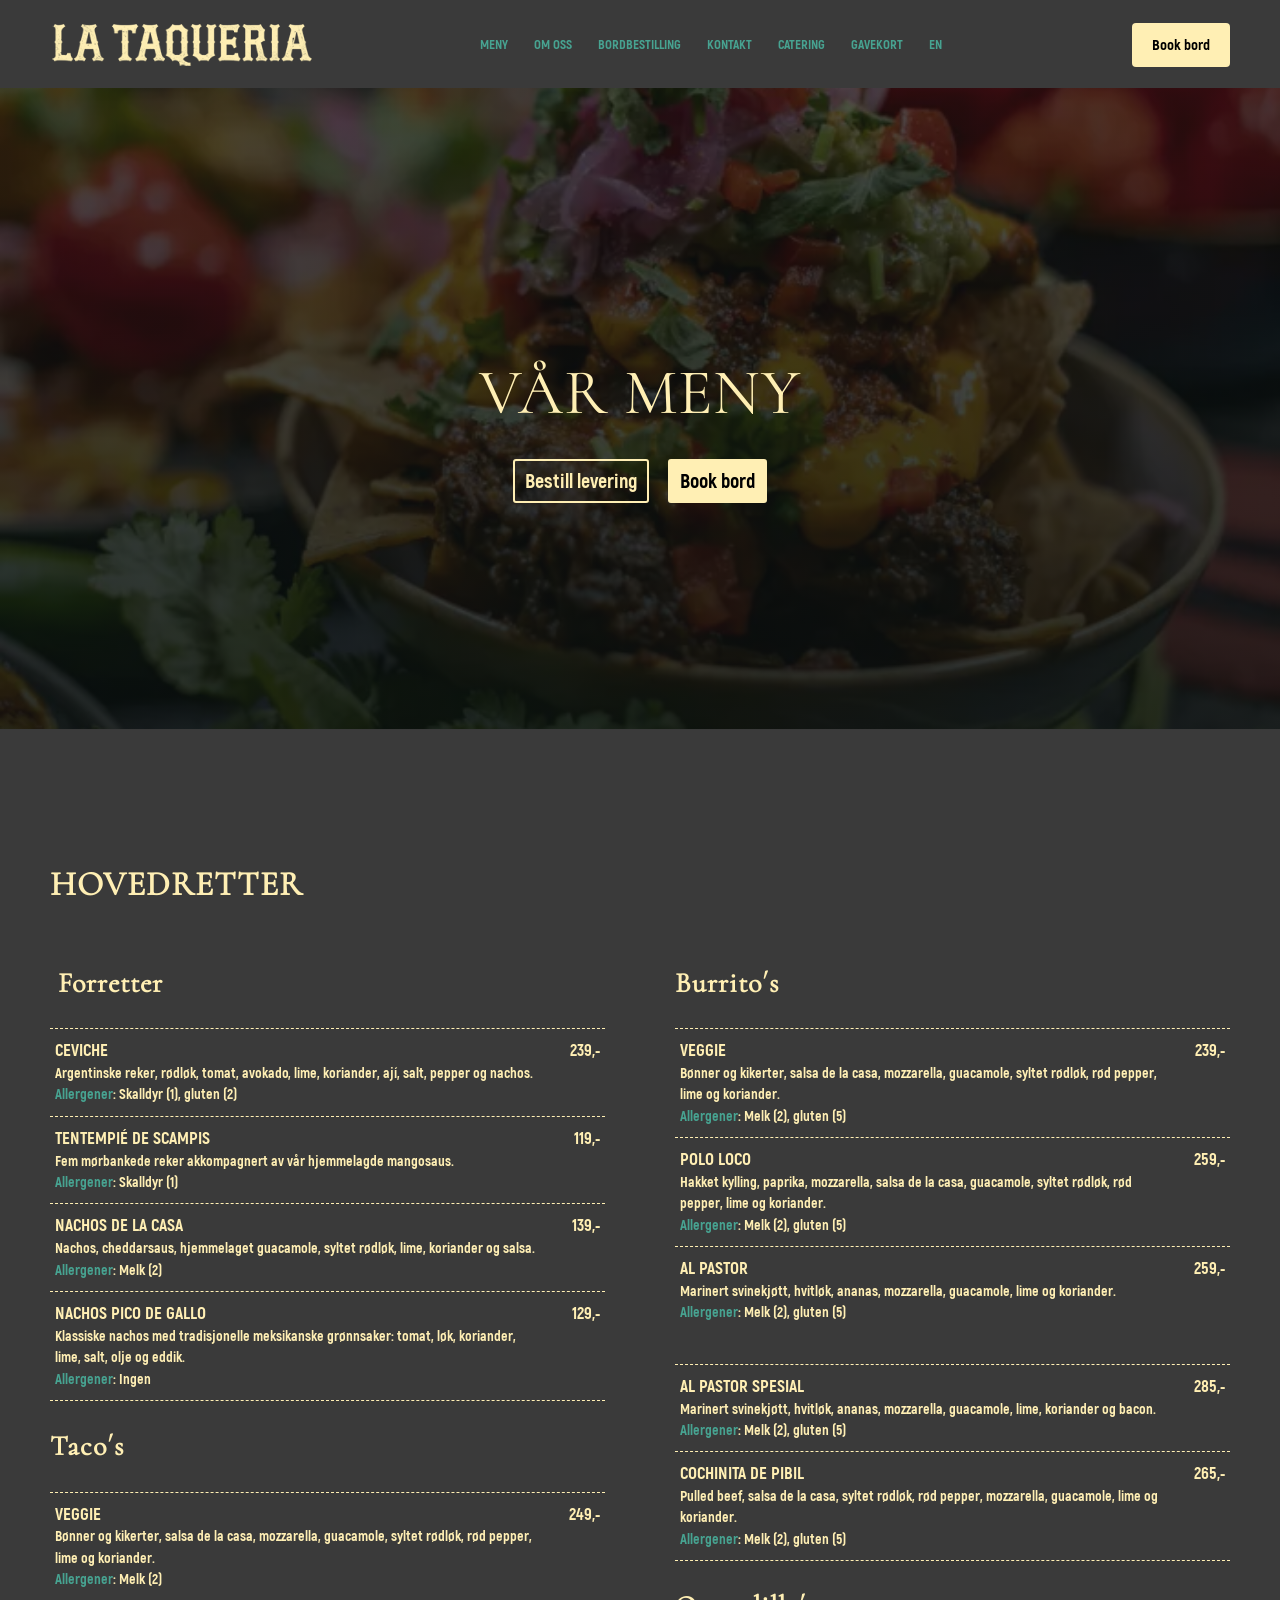
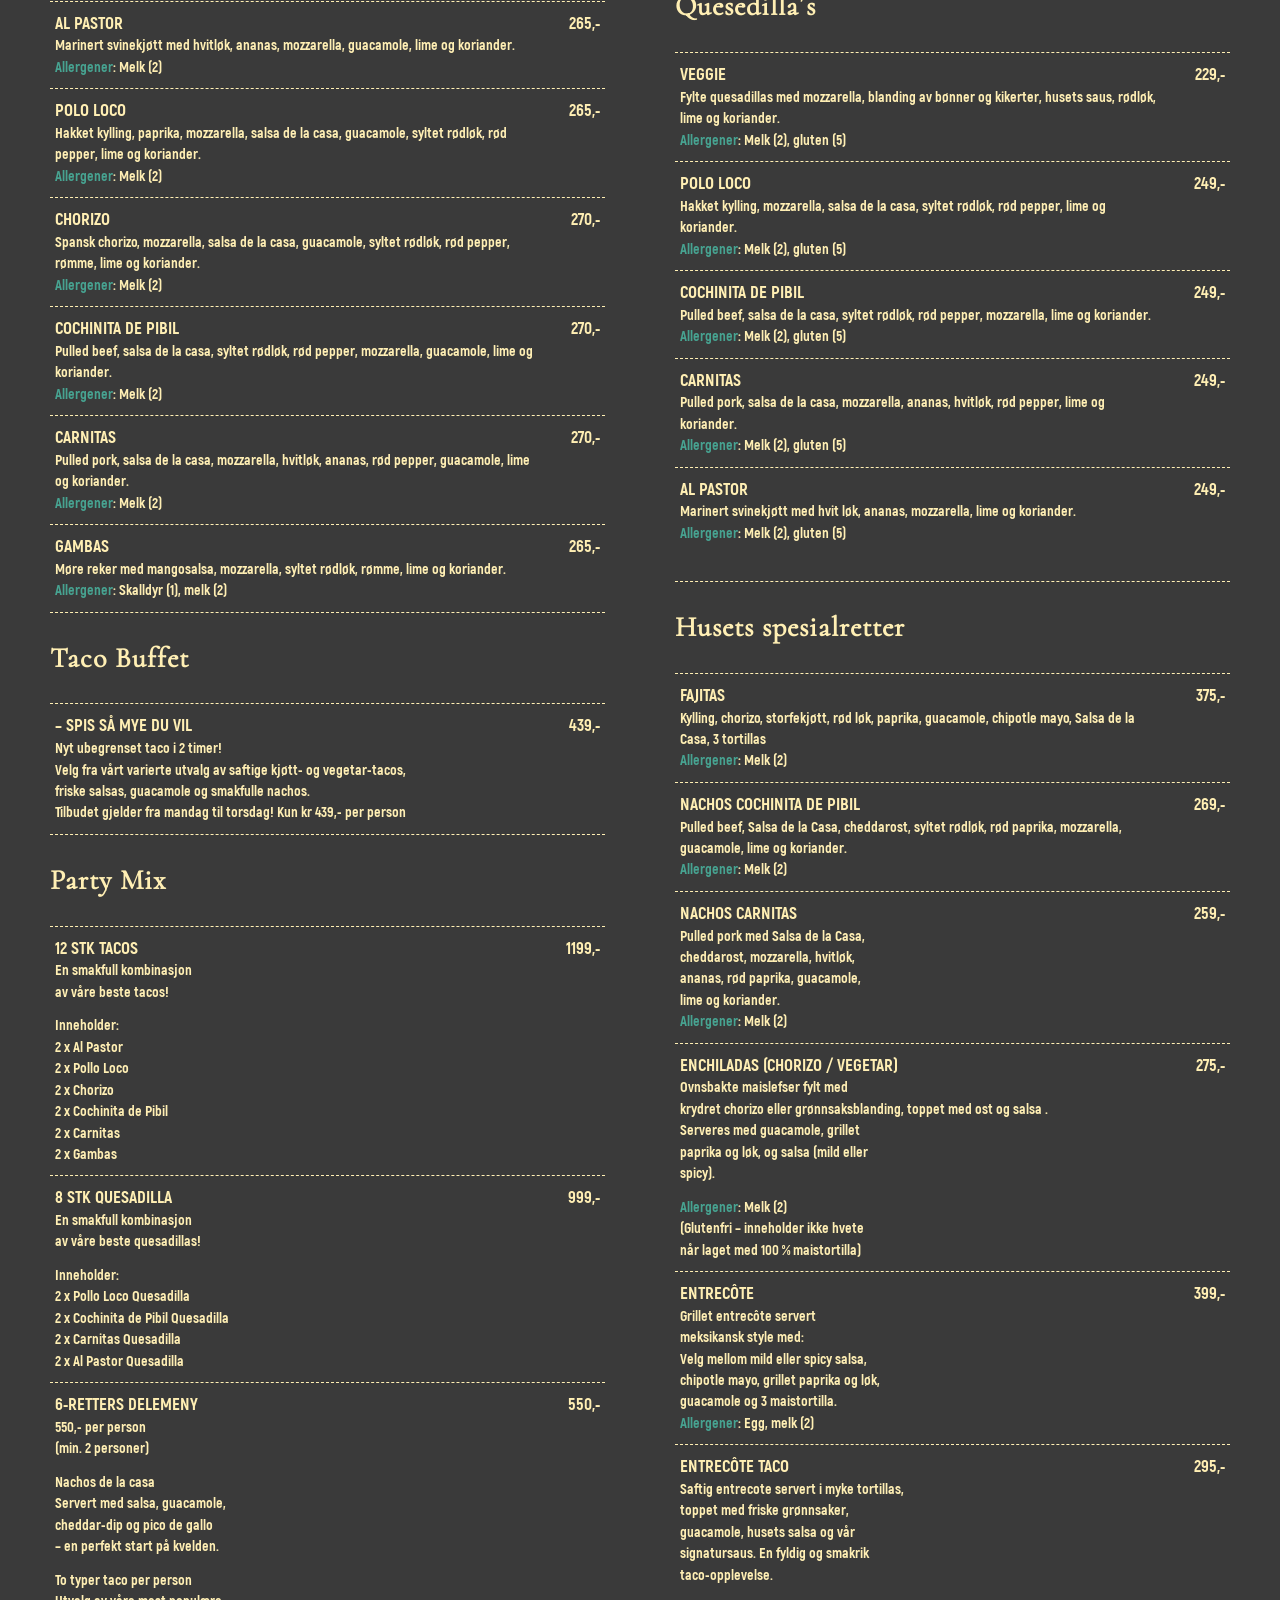
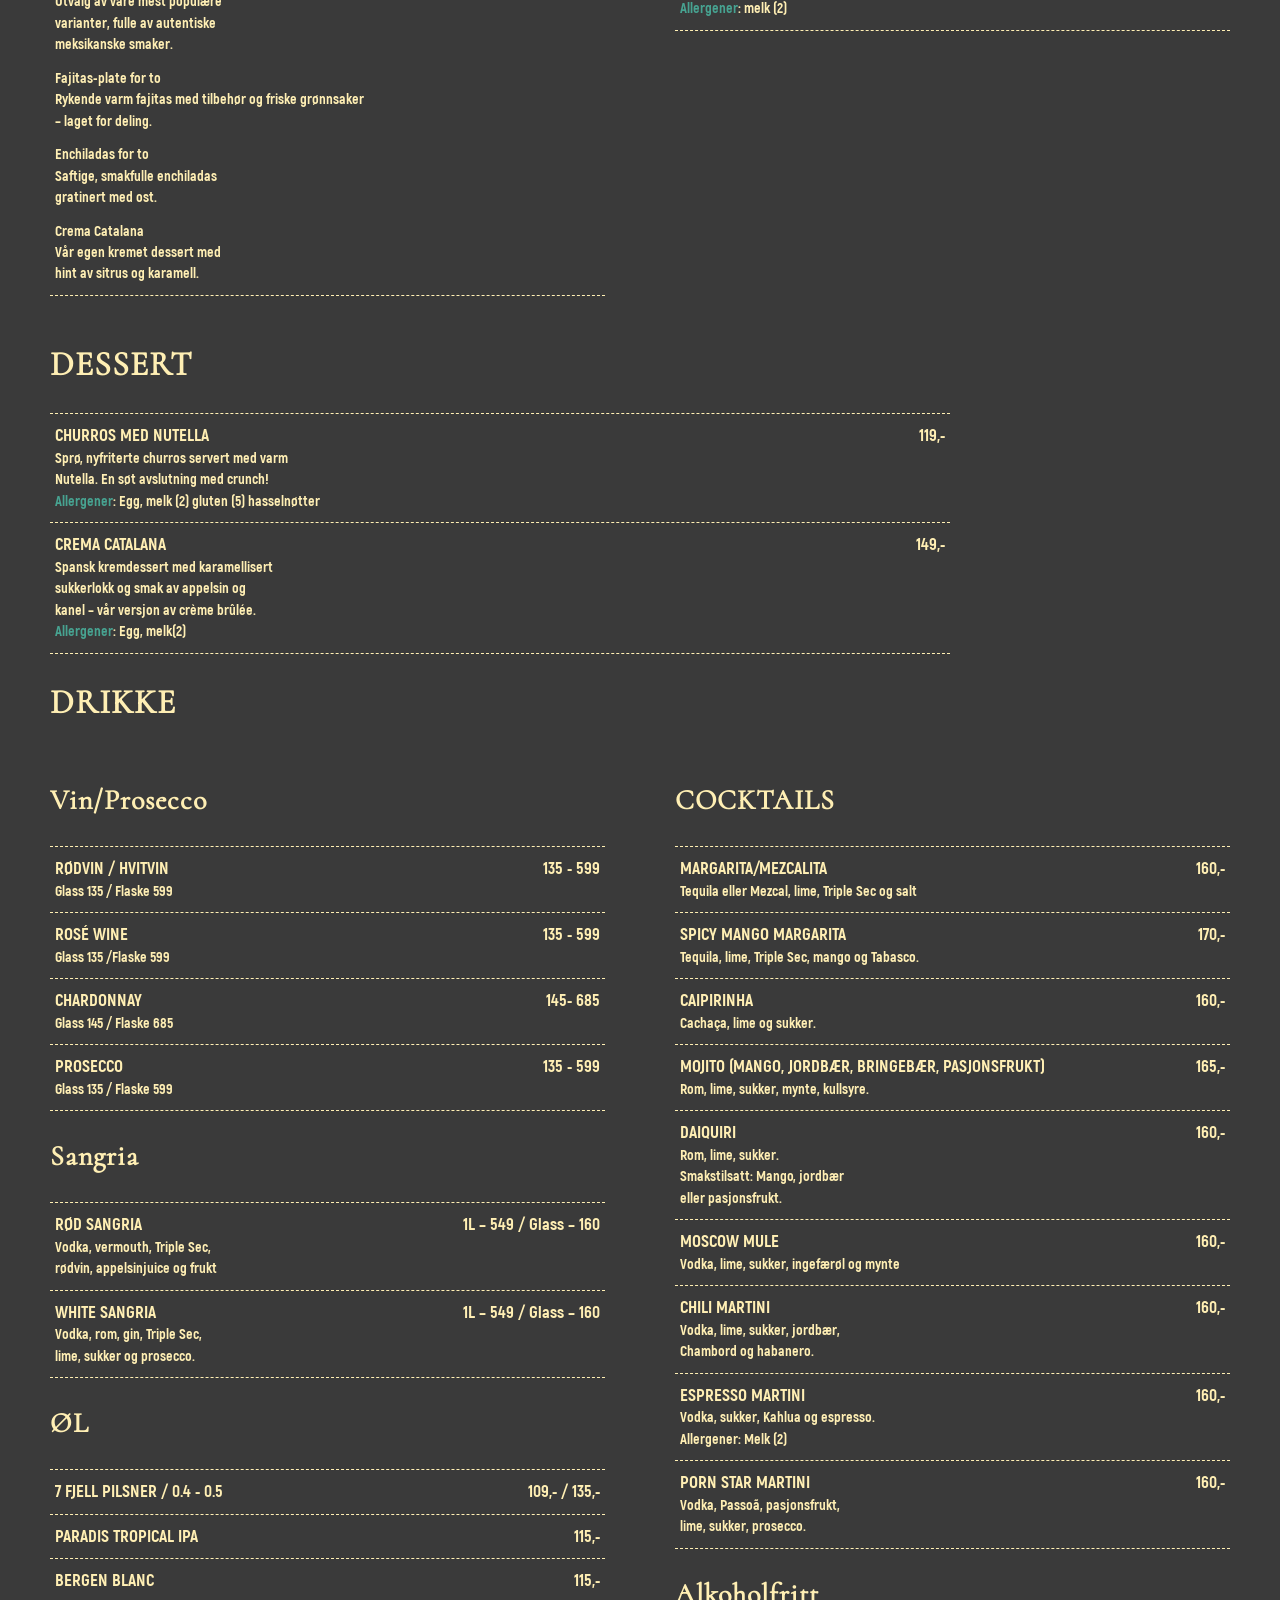
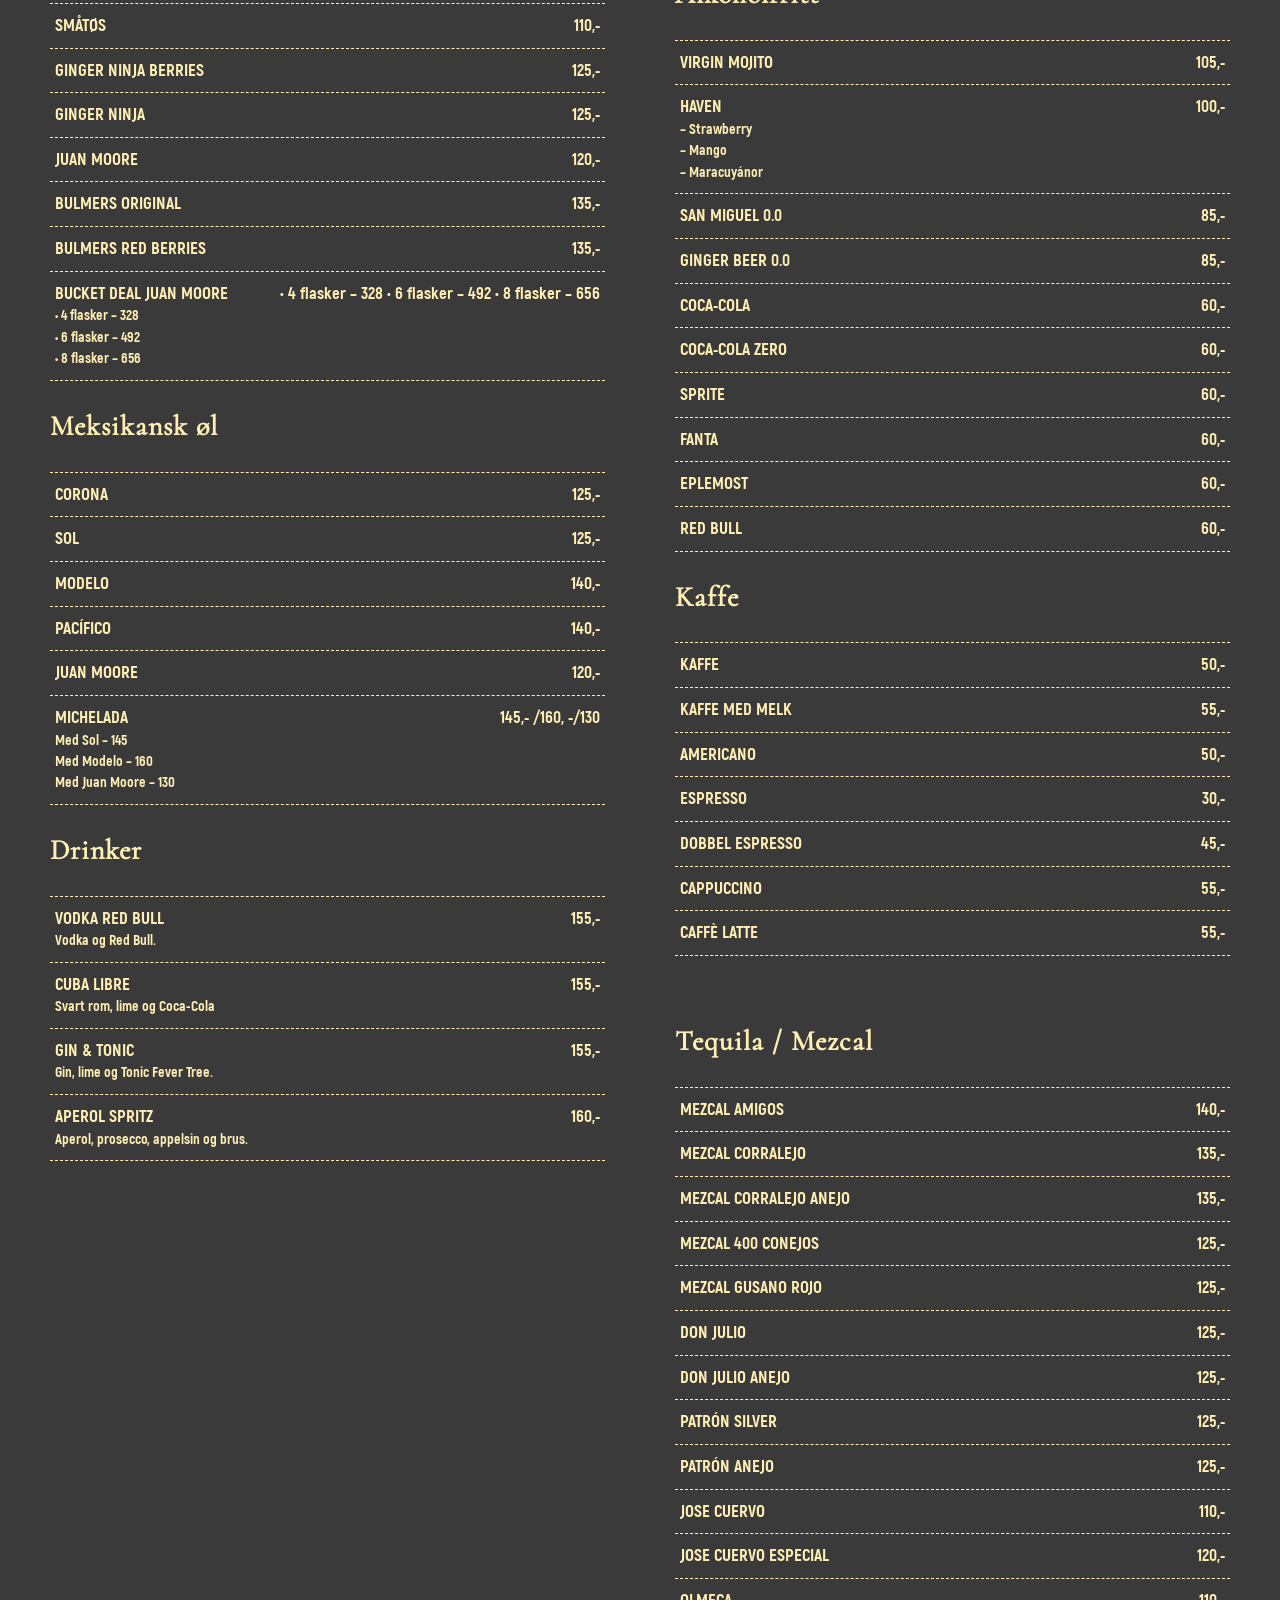
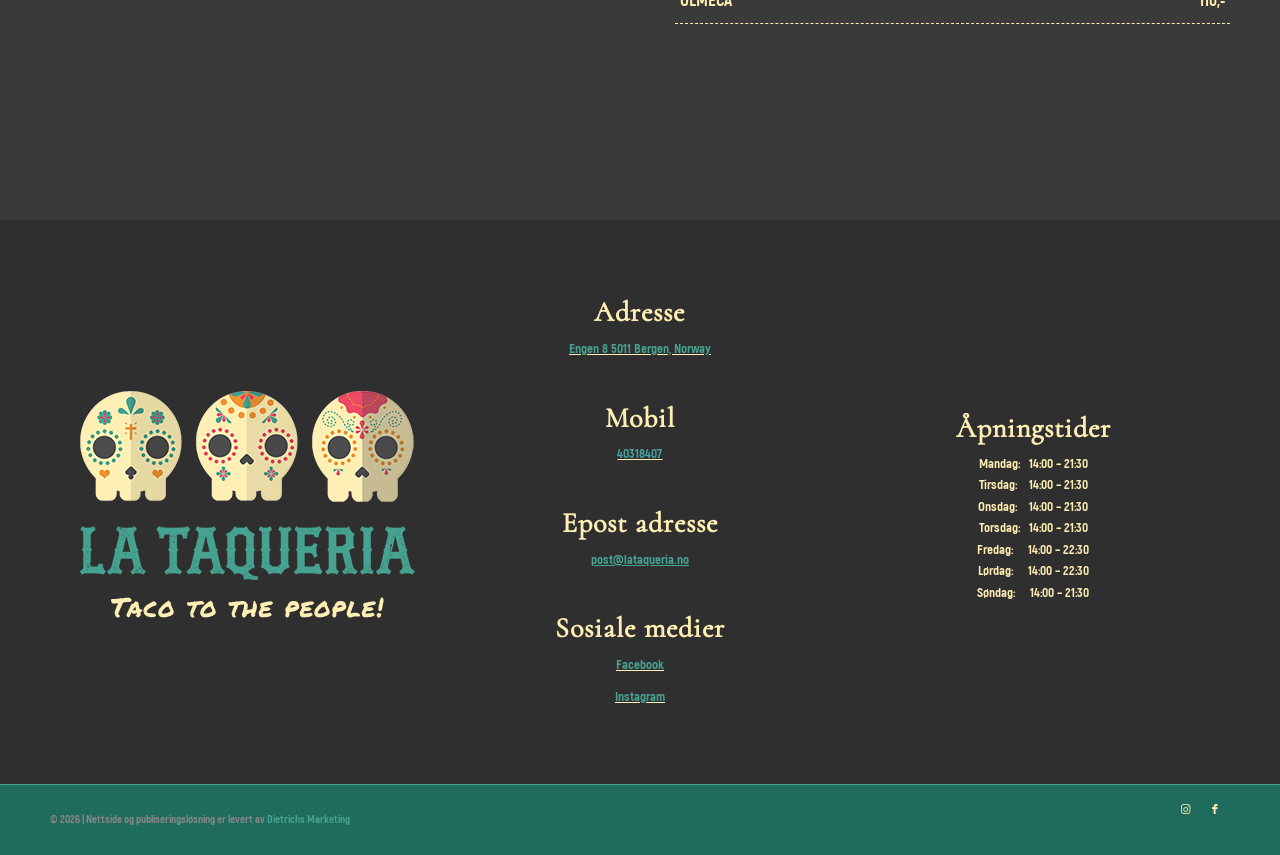
<file: meny/index.html>
<!DOCTYPE html>
<html lang="nb-NO" class="html_stretched responsive av-preloader-disabled  html_header_top html_logo_left html_main_nav_header html_menu_right html_slim html_header_sticky html_header_shrinking_disabled html_mobile_menu_tablet html_header_searchicon_disabled html_content_align_center html_header_unstick_top_disabled html_header_stretch_disabled html_minimal_header html_minimal_header_shadow html_av-overlay-full html_av-submenu-noclone html_entry_id_241 av-cookies-no-cookie-consent av-default-lightbox av-no-preview">

<!-- Mirrored from www.lataqueria.no/ by HTTrack Website Copier/3.x [XR&CO'2014], Fri, 28 Aug 2026 09:14:08 GMT -->
<!-- Added by HTTrack --><meta http-equiv="content-type" content="text/html;charset=UTF-8" /><!-- /Added by HTTrack -->
<head>
<meta charset="UTF-8" />
<meta name="robots" content="index, follow" />


<!-- mobile setting -->
<meta name="viewport" content="width=device-width, initial-scale=1">

<!-- Scripts/CSS and wp_head hook -->
<title>Vår Meny &#8211; La Taqueria</title>
<meta name="description" content="Se hele menyen hos La Taqueria i Bergen – autentiske meksikanske retter som tacos, burritos, fajitas, nachos og ceviche, laget fra bunnen hver dag." />
<meta name='robots' content='max-image-preview:large' />
<style id="wp-img-auto-sizes-contain-inline-css">
img:is([sizes=auto i],[sizes^="auto," i]){contain-intrinsic-size:3000px 1500px}
/*# sourceURL=wp-img-auto-sizes-contain-inline-css */
</style>
<link rel='stylesheet' id='avia-grid-css' href="../css/grid972f.css?ver=5.0.1" media='all' />
<link rel='stylesheet' id='avia-base-css' href="../css/base972f.css?ver=5.0.1" media='all' />
<link rel='stylesheet' id='avia-layout-css' href="../css/layout972f.css?ver=5.0.1" media='all' />
<link rel='stylesheet' id='avia-module-button-css' href="../css/buttons4d6f.css?ver=7.1" media='all' />
<link rel='stylesheet' id='avia-module-buttonrow-css' href="../css/buttonrow4d6f.css?ver=7.1" media='all' />
<link rel='stylesheet' id='avia-module-catalogue-css' href="../css/catalogue4d6f.css?ver=7.1" media='all' />
<link rel='stylesheet' id='avia-module-slideshow-css' href="../css/slideshow4d6f.css?ver=7.1" media='all' />
<link rel='stylesheet' id='avia-module-heading-css' href="../css/heading4d6f.css?ver=7.1" media='all' />
<link rel='stylesheet' id='avia-module-hr-css' href="../css/hr4d6f.css?ver=7.1" media='all' />
<link rel='stylesheet' id='avia-module-iconbox-css' href="../css/iconbox4d6f.css?ver=7.1" media='all' />
<link rel='stylesheet' id='avia-module-image-css' href="../css/image4d6f.css?ver=7.1" media='all' />
<link rel='stylesheet' id='avia-module-masonry-css' href="../css/masonry_entries4d6f.css?ver=7.1" media='all' />
<link rel='stylesheet' id='avia-siteloader-css' href="../css/avia-snippet-site-preloader4d6f.css?ver=7.1" media='all' />
<link rel='stylesheet' id='avia-module-menu-css' href="../css/menu4d6f.css?ver=7.1" media='all' />
<link rel='stylesheet' id='avia-module-social-css' href="../css/social_share4d6f.css?ver=7.1" media='all' />
<style id="wp-emoji-styles-inline-css">

	img.wp-smiley, img.emoji {
		display: inline !important;
		border: none !important;
		box-shadow: none !important;
		height: 1em !important;
		width: 1em !important;
		margin: 0 0.07em !important;
		vertical-align: -0.1em !important;
		background: none !important;
		padding: 0 !important;
	}
/*# sourceURL=wp-emoji-styles-inline-css */
</style>
<style id="wp-block-library-inline-css">
:root{--wp-block-synced-color:#7a00df;--wp-block-synced-color--rgb:122,0,223;--wp-bound-block-color:var(--wp-block-synced-color);--wp-editor-canvas-background:#ddd;--wp-admin-theme-color:#007cba;--wp-admin-theme-color--rgb:0,124,186;--wp-admin-theme-color-darker-10:#006ba1;--wp-admin-theme-color-darker-10--rgb:0,107,160.5;--wp-admin-theme-color-darker-20:#005a87;--wp-admin-theme-color-darker-20--rgb:0,90,135;--wp-admin-border-width-focus:2px}@media (min-resolution:192dpi){:root{--wp-admin-border-width-focus:1.5px}}.wp-element-button{cursor:pointer}:root .has-very-light-gray-background-color{background-color:#eee}:root .has-very-dark-gray-background-color{background-color:#313131}:root .has-very-light-gray-color{color:#eee}:root .has-very-dark-gray-color{color:#313131}:root .has-vivid-green-cyan-to-vivid-cyan-blue-gradient-background{background:linear-gradient(135deg,#00d084,#0693e3)}:root .has-purple-crush-gradient-background{background:linear-gradient(135deg,#34e2e4,#4721fb 50%,#ab1dfe)}:root .has-hazy-dawn-gradient-background{background:linear-gradient(135deg,#faaca8,#dad0ec)}:root .has-subdued-olive-gradient-background{background:linear-gradient(135deg,#fafae1,#67a671)}:root .has-atomic-cream-gradient-background{background:linear-gradient(135deg,#fdd79a,#004a59)}:root .has-nightshade-gradient-background{background:linear-gradient(135deg,#330968,#31cdcf)}:root .has-midnight-gradient-background{background:linear-gradient(135deg,#020381,#2874fc)}:root{--wp--preset--font-size--normal:16px;--wp--preset--font-size--huge:42px}.has-regular-font-size{font-size:1em}.has-larger-font-size{font-size:2.625em}.has-normal-font-size{font-size:var(--wp--preset--font-size--normal)}.has-huge-font-size{font-size:var(--wp--preset--font-size--huge)}:root .has-text-align-center{text-align:center}:root .has-text-align-left{text-align:left}:root .has-text-align-right{text-align:right}.has-fit-text{white-space:nowrap!important}#end-resizable-editor-section{display:none}.aligncenter{clear:both}.items-justified-left{justify-content:flex-start}.items-justified-center{justify-content:center}.items-justified-right{justify-content:flex-end}.items-justified-space-between{justify-content:space-between}.screen-reader-text{word-wrap:normal!important;border:0;clip-path:inset(50%);height:1px;margin:-1px;overflow:hidden;padding:0;position:absolute;width:1px;word-break:normal!important}.screen-reader-text:focus{background-color:#ddd;clip-path:none;color:#444;display:block;font-size:1em;height:auto;left:5px;line-height:normal;padding:15px 23px 14px;text-decoration:none;top:5px;width:auto;z-index:100000}html :where(.has-border-color){border-style:solid}html :where([style^=border-color],[style*=";border-color"],[style*="; border-color"]){border-style:solid}html :where([style^=border-top-color],[style*=";border-top-color"],[style*="; border-top-color"]){border-top-style:solid}html :where([style^=border-right-color],[style*=";border-right-color"],[style*="; border-right-color"]){border-right-style:solid}html :where([style^=border-bottom-color],[style*=";border-bottom-color"],[style*="; border-bottom-color"]){border-bottom-style:solid}html :where([style^=border-left-color],[style*=";border-left-color"],[style*="; border-left-color"]){border-left-style:solid}html :where([style^=border-width],[style*=";border-width"],[style*="; border-width"]){border-style:solid}html :where([style^=border-top-width],[style*=";border-top-width"],[style*="; border-top-width"]){border-top-style:solid}html :where([style^=border-right-width],[style*=";border-right-width"],[style*="; border-right-width"]){border-right-style:solid}html :where([style^=border-bottom-width],[style*=";border-bottom-width"],[style*="; border-bottom-width"]){border-bottom-style:solid}html :where([style^=border-left-width],[style*=";border-left-width"],[style*="; border-left-width"]){border-left-style:solid}html :where(img[class*=wp-image-]){height:auto;max-width:100%}:where(figure){margin:0 0 1em}html :where(.is-position-sticky){--wp-admin--admin-bar--position-offset:var(--wp-admin--admin-bar--height,0px)}@media screen and (max-width:600px){html :where(.is-position-sticky){--wp-admin--admin-bar--position-offset:0px}}

/*# sourceURL=/wp-includes/css/dist/block-library/common.min.css */
</style>

<style id="global-styles-inline-css">
:root{--wp--preset--aspect-ratio--square: 1;--wp--preset--aspect-ratio--4-3: 4/3;--wp--preset--aspect-ratio--3-4: 3/4;--wp--preset--aspect-ratio--3-2: 3/2;--wp--preset--aspect-ratio--2-3: 2/3;--wp--preset--aspect-ratio--16-9: 16/9;--wp--preset--aspect-ratio--9-16: 9/16;--wp--preset--color--black: #000000;--wp--preset--color--cyan-bluish-gray: #abb8c3;--wp--preset--color--white: #ffffff;--wp--preset--color--pale-pink: #f78da7;--wp--preset--color--vivid-red: #cf2e2e;--wp--preset--color--luminous-vivid-orange: #ff6900;--wp--preset--color--luminous-vivid-amber: #fcb900;--wp--preset--color--light-green-cyan: #7bdcb5;--wp--preset--color--vivid-green-cyan: #00d084;--wp--preset--color--pale-cyan-blue: #8ed1fc;--wp--preset--color--vivid-cyan-blue: #0693e3;--wp--preset--color--vivid-purple: #9b51e0;--wp--preset--color--metallic-red: #b02b2c;--wp--preset--color--maximum-yellow-red: #edae44;--wp--preset--color--yellow-sun: #eeee22;--wp--preset--color--palm-leaf: #83a846;--wp--preset--color--aero: #7bb0e7;--wp--preset--color--old-lavender: #745f7e;--wp--preset--color--steel-teal: #5f8789;--wp--preset--color--raspberry-pink: #d65799;--wp--preset--color--medium-turquoise: #4ecac2;--wp--preset--gradient--vivid-cyan-blue-to-vivid-purple: linear-gradient(135deg,rgb(6,147,227) 0%,rgb(155,81,224) 100%);--wp--preset--gradient--light-green-cyan-to-vivid-green-cyan: linear-gradient(135deg,rgb(122,220,180) 0%,rgb(0,208,130) 100%);--wp--preset--gradient--luminous-vivid-amber-to-luminous-vivid-orange: linear-gradient(135deg,rgb(252,185,0) 0%,rgb(255,105,0) 100%);--wp--preset--gradient--luminous-vivid-orange-to-vivid-red: linear-gradient(135deg,rgb(255,105,0) 0%,rgb(207,46,46) 100%);--wp--preset--gradient--very-light-gray-to-cyan-bluish-gray: linear-gradient(135deg,rgb(238,238,238) 0%,rgb(169,184,195) 100%);--wp--preset--gradient--cool-to-warm-spectrum: linear-gradient(135deg,rgb(74,234,220) 0%,rgb(151,120,209) 20%,rgb(207,42,186) 40%,rgb(238,44,130) 60%,rgb(251,105,98) 80%,rgb(254,248,76) 100%);--wp--preset--gradient--blush-light-purple: linear-gradient(135deg,rgb(255,206,236) 0%,rgb(152,150,240) 100%);--wp--preset--gradient--blush-bordeaux: linear-gradient(135deg,rgb(254,205,165) 0%,rgb(254,45,45) 50%,rgb(107,0,62) 100%);--wp--preset--gradient--luminous-dusk: linear-gradient(135deg,rgb(255,203,112) 0%,rgb(199,81,192) 50%,rgb(65,88,208) 100%);--wp--preset--gradient--pale-ocean: linear-gradient(135deg,rgb(255,245,203) 0%,rgb(182,227,212) 50%,rgb(51,167,181) 100%);--wp--preset--gradient--electric-grass: linear-gradient(135deg,rgb(202,248,128) 0%,rgb(113,206,126) 100%);--wp--preset--gradient--midnight: linear-gradient(135deg,rgb(2,3,129) 0%,rgb(40,116,252) 100%);--wp--preset--font-size--small: 1rem;--wp--preset--font-size--medium: 1.125rem;--wp--preset--font-size--large: 1.75rem;--wp--preset--font-size--x-large: clamp(1.75rem, 3vw, 2.25rem);--wp--preset--spacing--20: 0.44rem;--wp--preset--spacing--30: 0.67rem;--wp--preset--spacing--40: 1rem;--wp--preset--spacing--50: 1.5rem;--wp--preset--spacing--60: 2.25rem;--wp--preset--spacing--70: 3.38rem;--wp--preset--spacing--80: 5.06rem;--wp--preset--shadow--natural: 6px 6px 9px rgba(0, 0, 0, 0.2);--wp--preset--shadow--deep: 12px 12px 50px rgba(0, 0, 0, 0.4);--wp--preset--shadow--sharp: 6px 6px 0px rgba(0, 0, 0, 0.2);--wp--preset--shadow--outlined: 6px 6px 0px -3px rgb(255, 255, 255), 6px 6px rgb(0, 0, 0);--wp--preset--shadow--crisp: 6px 6px 0px rgb(0, 0, 0);}.wp-block-button{--wp--preset--dimension--25: 25%;--wp--preset--dimension--50: 50%;--wp--preset--dimension--75: 75%;--wp--preset--dimension--100: 100%;}:root { --wp--style--global--content-size: 800px;--wp--style--global--wide-size: 1130px; }:where(body) { margin: 0; }.wp-site-blocks > .alignleft { float: left; margin-right: 2em; }.wp-site-blocks > .alignright { float: right; margin-left: 2em; }.wp-site-blocks > .aligncenter { justify-content: center; margin-left: auto; margin-right: auto; }:where(.is-layout-flex){gap: 0.5em;}:where(.is-layout-grid){gap: 0.5em;}.is-layout-flow > .alignleft{float: left;margin-inline-start: 0;margin-inline-end: 2em;}.is-layout-flow > .alignright{float: right;margin-inline-start: 2em;margin-inline-end: 0;}.is-layout-flow > .aligncenter{margin-left: auto !important;margin-right: auto !important;}.is-layout-constrained > .alignleft{float: left;margin-inline-start: 0;margin-inline-end: 2em;}.is-layout-constrained > .alignright{float: right;margin-inline-start: 2em;margin-inline-end: 0;}.is-layout-constrained > .aligncenter{margin-left: auto !important;margin-right: auto !important;}.is-layout-constrained > :where(:not(.alignleft):not(.alignright):not(.alignfull)){max-width: var(--wp--style--global--content-size);margin-left: auto !important;margin-right: auto !important;}.is-layout-constrained > .alignwide{max-width: var(--wp--style--global--wide-size);}body .is-layout-flex{display: flex;}.is-layout-flex{flex-wrap: wrap;align-items: center;}.is-layout-flex > :is(*, div){margin: 0;}body .is-layout-grid{display: grid;}.is-layout-grid > :is(*, div){margin: 0;}body{padding-top: 0px;padding-right: 0px;padding-bottom: 0px;padding-left: 0px;}:root :where(.wp-element-button, .wp-block-button__link){background-color: #32373c;border-width: 0;color: #fff;font-family: inherit;font-size: inherit;font-style: inherit;font-weight: inherit;letter-spacing: inherit;line-height: inherit;padding-top: calc(0.667em + 2px);padding-right: calc(1.333em + 2px);padding-bottom: calc(0.667em + 2px);padding-left: calc(1.333em + 2px);text-decoration: none;text-transform: inherit;}.has-black-color{color: var(--wp--preset--color--black) !important;}.has-cyan-bluish-gray-color{color: var(--wp--preset--color--cyan-bluish-gray) !important;}.has-white-color{color: var(--wp--preset--color--white) !important;}.has-pale-pink-color{color: var(--wp--preset--color--pale-pink) !important;}.has-vivid-red-color{color: var(--wp--preset--color--vivid-red) !important;}.has-luminous-vivid-orange-color{color: var(--wp--preset--color--luminous-vivid-orange) !important;}.has-luminous-vivid-amber-color{color: var(--wp--preset--color--luminous-vivid-amber) !important;}.has-light-green-cyan-color{color: var(--wp--preset--color--light-green-cyan) !important;}.has-vivid-green-cyan-color{color: var(--wp--preset--color--vivid-green-cyan) !important;}.has-pale-cyan-blue-color{color: var(--wp--preset--color--pale-cyan-blue) !important;}.has-vivid-cyan-blue-color{color: var(--wp--preset--color--vivid-cyan-blue) !important;}.has-vivid-purple-color{color: var(--wp--preset--color--vivid-purple) !important;}.has-metallic-red-color{color: var(--wp--preset--color--metallic-red) !important;}.has-maximum-yellow-red-color{color: var(--wp--preset--color--maximum-yellow-red) !important;}.has-yellow-sun-color{color: var(--wp--preset--color--yellow-sun) !important;}.has-palm-leaf-color{color: var(--wp--preset--color--palm-leaf) !important;}.has-aero-color{color: var(--wp--preset--color--aero) !important;}.has-old-lavender-color{color: var(--wp--preset--color--old-lavender) !important;}.has-steel-teal-color{color: var(--wp--preset--color--steel-teal) !important;}.has-raspberry-pink-color{color: var(--wp--preset--color--raspberry-pink) !important;}.has-medium-turquoise-color{color: var(--wp--preset--color--medium-turquoise) !important;}.has-black-background-color{background-color: var(--wp--preset--color--black) !important;}.has-cyan-bluish-gray-background-color{background-color: var(--wp--preset--color--cyan-bluish-gray) !important;}.has-white-background-color{background-color: var(--wp--preset--color--white) !important;}.has-pale-pink-background-color{background-color: var(--wp--preset--color--pale-pink) !important;}.has-vivid-red-background-color{background-color: var(--wp--preset--color--vivid-red) !important;}.has-luminous-vivid-orange-background-color{background-color: var(--wp--preset--color--luminous-vivid-orange) !important;}.has-luminous-vivid-amber-background-color{background-color: var(--wp--preset--color--luminous-vivid-amber) !important;}.has-light-green-cyan-background-color{background-color: var(--wp--preset--color--light-green-cyan) !important;}.has-vivid-green-cyan-background-color{background-color: var(--wp--preset--color--vivid-green-cyan) !important;}.has-pale-cyan-blue-background-color{background-color: var(--wp--preset--color--pale-cyan-blue) !important;}.has-vivid-cyan-blue-background-color{background-color: var(--wp--preset--color--vivid-cyan-blue) !important;}.has-vivid-purple-background-color{background-color: var(--wp--preset--color--vivid-purple) !important;}.has-metallic-red-background-color{background-color: var(--wp--preset--color--metallic-red) !important;}.has-maximum-yellow-red-background-color{background-color: var(--wp--preset--color--maximum-yellow-red) !important;}.has-yellow-sun-background-color{background-color: var(--wp--preset--color--yellow-sun) !important;}.has-palm-leaf-background-color{background-color: var(--wp--preset--color--palm-leaf) !important;}.has-aero-background-color{background-color: var(--wp--preset--color--aero) !important;}.has-old-lavender-background-color{background-color: var(--wp--preset--color--old-lavender) !important;}.has-steel-teal-background-color{background-color: var(--wp--preset--color--steel-teal) !important;}.has-raspberry-pink-background-color{background-color: var(--wp--preset--color--raspberry-pink) !important;}.has-medium-turquoise-background-color{background-color: var(--wp--preset--color--medium-turquoise) !important;}.has-black-border-color{border-color: var(--wp--preset--color--black) !important;}.has-cyan-bluish-gray-border-color{border-color: var(--wp--preset--color--cyan-bluish-gray) !important;}.has-white-border-color{border-color: var(--wp--preset--color--white) !important;}.has-pale-pink-border-color{border-color: var(--wp--preset--color--pale-pink) !important;}.has-vivid-red-border-color{border-color: var(--wp--preset--color--vivid-red) !important;}.has-luminous-vivid-orange-border-color{border-color: var(--wp--preset--color--luminous-vivid-orange) !important;}.has-luminous-vivid-amber-border-color{border-color: var(--wp--preset--color--luminous-vivid-amber) !important;}.has-light-green-cyan-border-color{border-color: var(--wp--preset--color--light-green-cyan) !important;}.has-vivid-green-cyan-border-color{border-color: var(--wp--preset--color--vivid-green-cyan) !important;}.has-pale-cyan-blue-border-color{border-color: var(--wp--preset--color--pale-cyan-blue) !important;}.has-vivid-cyan-blue-border-color{border-color: var(--wp--preset--color--vivid-cyan-blue) !important;}.has-vivid-purple-border-color{border-color: var(--wp--preset--color--vivid-purple) !important;}.has-metallic-red-border-color{border-color: var(--wp--preset--color--metallic-red) !important;}.has-maximum-yellow-red-border-color{border-color: var(--wp--preset--color--maximum-yellow-red) !important;}.has-yellow-sun-border-color{border-color: var(--wp--preset--color--yellow-sun) !important;}.has-palm-leaf-border-color{border-color: var(--wp--preset--color--palm-leaf) !important;}.has-aero-border-color{border-color: var(--wp--preset--color--aero) !important;}.has-old-lavender-border-color{border-color: var(--wp--preset--color--old-lavender) !important;}.has-steel-teal-border-color{border-color: var(--wp--preset--color--steel-teal) !important;}.has-raspberry-pink-border-color{border-color: var(--wp--preset--color--raspberry-pink) !important;}.has-medium-turquoise-border-color{border-color: var(--wp--preset--color--medium-turquoise) !important;}.has-vivid-cyan-blue-to-vivid-purple-gradient-background{background: var(--wp--preset--gradient--vivid-cyan-blue-to-vivid-purple) !important;}.has-light-green-cyan-to-vivid-green-cyan-gradient-background{background: var(--wp--preset--gradient--light-green-cyan-to-vivid-green-cyan) !important;}.has-luminous-vivid-amber-to-luminous-vivid-orange-gradient-background{background: var(--wp--preset--gradient--luminous-vivid-amber-to-luminous-vivid-orange) !important;}.has-luminous-vivid-orange-to-vivid-red-gradient-background{background: var(--wp--preset--gradient--luminous-vivid-orange-to-vivid-red) !important;}.has-very-light-gray-to-cyan-bluish-gray-gradient-background{background: var(--wp--preset--gradient--very-light-gray-to-cyan-bluish-gray) !important;}.has-cool-to-warm-spectrum-gradient-background{background: var(--wp--preset--gradient--cool-to-warm-spectrum) !important;}.has-blush-light-purple-gradient-background{background: var(--wp--preset--gradient--blush-light-purple) !important;}.has-blush-bordeaux-gradient-background{background: var(--wp--preset--gradient--blush-bordeaux) !important;}.has-luminous-dusk-gradient-background{background: var(--wp--preset--gradient--luminous-dusk) !important;}.has-pale-ocean-gradient-background{background: var(--wp--preset--gradient--pale-ocean) !important;}.has-electric-grass-gradient-background{background: var(--wp--preset--gradient--electric-grass) !important;}.has-midnight-gradient-background{background: var(--wp--preset--gradient--midnight) !important;}.has-small-font-size{font-size: var(--wp--preset--font-size--small) !important;}.has-medium-font-size{font-size: var(--wp--preset--font-size--medium) !important;}.has-large-font-size{font-size: var(--wp--preset--font-size--large) !important;}.has-x-large-font-size{font-size: var(--wp--preset--font-size--x-large) !important;}
/*# sourceURL=global-styles-inline-css */
</style>

<link rel='stylesheet' id='avia-scs-css' href="../css/shortcodes972f.css?ver=5.0.1" media='all' />
<link rel='stylesheet' id='avia-popup-css-css' href="../css/magnific-popup972f.css?ver=5.0.1" media='screen' />
<link rel='stylesheet' id='avia-lightbox-css' href="../css/avia-snippet-lightbox972f.css?ver=5.0.1" media='screen' />
<link rel='stylesheet' id='avia-dynamic-css' href="../css/enfold_childf51b.css?ver=690a1fb98a2ef" media='all' />
<link rel='stylesheet' id='avia-custom-css' href="../css/custom972f.css?ver=5.0.1" media='all' />
<link rel='stylesheet' id='avia-style-css' href="../css/style972f.css?ver=5.0.1" media='all' />
<link rel='stylesheet' id='avia-single-post-241-css' href="../css/post-2417c08.css?ver=ver-1765986719" media='all' />
<script id="jquery-core-js" src="../js/jquery.minf43b.js?ver=3.7.1"></script>
<script id="jquery-migrate-js" src="../js/jquery-migrate.min5589.js?ver=3.4.1"></script>
<script id="avia-compat-js" src="../js/avia-compat972f.js?ver=5.0.1"></script>




<meta name="generator" content="WordPress 7.1" />
<link rel="canonical" href="https://lataqueria.no/meny/" />
<link rel="alternate" hreflang="nb" href="https://lataqueria.no/meny/" />
<link rel="alternate" hreflang="en" href="https://lataqueria.no/en/menu/" />
<link rel="alternate" hreflang="x-default" href="https://lataqueria.no/meny/" />

<meta property="og:type" content="website" />
<meta property="og:site_name" content="La Taqueria" />
<meta property="og:title" content="Vår Meny – La Taqueria" />
<meta property="og:description" content="Se hele menyen hos La Taqueria i Bergen – autentiske meksikanske retter som tacos, burritos, fajitas, nachos og ceviche, laget fra bunnen hver dag." />
<meta property="og:image" content="https://lataqueria.no/images/hero-bg.webp" />
<meta property="og:url" content="https://lataqueria.no/meny/" />
<meta property="og:locale" content="nb_NO" />
<meta name="twitter:card" content="summary_large_image" />
<link rel='shortlink' href='https://lataqueria.no/meny/' />
<link rel="profile" href="https://gmpg.org/xfn/11" />
<link rel="icon" href="../images/favicon-300x300.png" type="image/png">
        
        
    <style type='text/css'>
@font-face {font-family: 'entypo-fontello'; font-weight: normal; font-style: normal; font-display: auto;
src: url('../fonts/entypo-fontello.woff2') format('woff2'),
url('../fonts/entypo-fontello.woff') format('woff'),
url('../fonts/entypo-fontello.ttf') format('truetype'),
url('../images/entypo-fontello.svg#entypo-fontello') format('svg'),
url('../fonts/entypo-fontello.eot'),
url('../fonts/entypo-fontellod41d.eot?#iefix') format('embedded-opentype');
} #top .avia-font-entypo-fontello, body .avia-font-entypo-fontello, html body [data-av_iconfont='entypo-fontello']:before{ font-family: 'entypo-fontello'; }
</style>

<!--
Debugging Info for Theme support: 

Theme: Enfold
Version: 5.0.1
Installed: enfold
AviaFramework Version: 5.0
AviaBuilder Version: 4.8
aviaElementManager Version: 1.0.1
- - - - - - - - - - -
ChildTheme: Enfold Child
ChildTheme Version: 1.0
ChildTheme Installed: enfold

ML:4294967296-PU:23-PLA:8
WP:7.1
Compress: CSS:disabled - JS:disabled
Updates: disabled
PLAu:7
-->





<style>
/* ============================================================
   Meny page overrides. Scoped to this page only - the shared
   Enfold theme CSS is untouched so the homepage stays identical.
   Structure: dark hero -> full menu (same dark theme as homepage).
   ============================================================ */

/* --- HERO: dark, photo background --- */
#hero.main_color {
	background-color: #1c2e29 !important;
	background-image: linear-gradient(rgba(10,16,15,.72), rgba(10,16,15,.86)), url('../images/loaded-nachos.webp') !important;
	background-size: cover !important;
	background-position: center !important;
	background-repeat: no-repeat !important;
	padding: clamp(80px, 12vw, 150px) 0 !important;
}
#hero .av-special-heading-tag {
	font-size: clamp(34px, 6vw, 64px) !important;
	line-height: 1.1 !important;
}
#hero .avia-button { margin: 6px 8px !important; }

/* Full menu section: match its spacing to how it sits on the homepage */
#av_section_3 { padding: clamp(44px, 6vw, 80px) 0 !important; }
#av_section_3 .av-catalogue-container { max-width: 900px; margin-inline: 0 !important; }

/* --- TRANSPARENT HEADER, SOLID ON SCROLL (matches homepage) --- */
#header.av_header_transparency .header_bg { transition: background-color 0.3s ease, opacity 0.3s ease; }
#header.av_header_transparency.header-solid .header_bg {
	background-color: #2f2f2f !important;
	opacity: 1 !important;
}

#top #wrap_all #hero .av-special-heading-tag {
	font-size: clamp(34px, 6vw, 64px) !important;
	line-height: 1.1 !important;
}
#top #wrap_all #contact .av-special-heading-tag,
#top #wrap_all #contact h2 { font-size: clamp(20px, 2.4vw, 28px) !important; }

#contact { padding: clamp(48px, 6vw, 80px) 0 clamp(40px, 5vw, 64px) !important; }

/* --- NAV: mark the current page (UX: active state) --- */
#avia-menu .menu-item-top-level-2 > a .avia-menu-text { color: #47a391 !important; }

/* --- NO HOVER ANIMATIONS ---------------------------------------
   The theme fades buttons, nav links and the sliding menu underline on
   hover. Those are switched off here along with the transitions that
   drive them, so nothing moves or fades. Plain colour changes on links
   stay - they signal clickability rather than animate. */
#top .avia-button:hover,
#top .av_header_transparency .main_menu ul:first-child > li > a:hover,
#top .main_menu ul:first-child > li > a:hover {
	opacity: 1 !important;
}
#top .av-main-nav li:hover .avia-menu-fx,
#top .av-main-nav .avia-menu-fx { opacity: 0 !important; }
#top .avia-button,
#top .main_menu ul:first-child > li > a,
#top .av-main-nav .avia-menu-fx,
#top #contact a, #top #contact a span { transition: none !important; }
/* Menu rows flip to a dark #2F2F2F background on hover with no matching
   text-color change, so the dark-on-dark text goes nearly unreadable. */
#top .av-catalogue-list li:hover { background-color: transparent !important; }

/* --- NORMAL DESKTOP NAV (drop the always-on burger) --------------
   This header used Enfold's "Burger Menu" style, which forces the
   hamburger at every width via html_burger_menu / html_burger_menu_active
   on <html> (removed). Below 990px those same two classes did nothing
   anyway - separate, unconditional-within-media-query rules already
   show the burger and hide the list there - so mobile/tablet are
   unaffected. At 990px+, nav.main_menu was position:absolute;right:0,
   which collided with the equally-absolute #header-cta-btn once real
   nav items appeared; switching the row to flex fixes that without
   hand-tuned pixel offsets. HOME is dropped here only - the logo
   already links home, and the mobile burger overlay still lists it. */
@media (min-width: 990px) {
	.av-logo-container .inner-container {
		display: flex !important;
		align-items: center !important;
		justify-content: space-between !important;
	}
	nav.main_menu, .av-main-nav-wrap {
		position: static !important;
		width: auto !important;
	}
	.logo.avia-standard-logo {
		position: static !important;
	}
	#avia-menu {
		display: flex !important;
		align-items: center !important;
	}
	#avia-menu > li:first-child { display: none !important; }
}

/* --- FIXED HEADER CTA (desktop) ---------------------------------
   The header is now sticky (av_header_sticky), staying visible at
   every scroll position. Enfold's own CSS only makes #header
   position:fixed at 990px+ (position:relative below that in two of
   its own media queries) - matching that breakpoint here so the
   button never appears in a header that isn't actually fixed. Below
   990px the hero CTA row (Ring oss / Send e-post) covers mobile/tablet. */
#header-cta-btn { display: none; }
@media (min-width: 990px) {
	#header-cta-btn {
		display: flex !important;
		align-items: center !important;
		position: static !important;
		margin-left: 24px !important;
		height: auto !important;
		min-height: 44px !important;
		line-height: normal !important;
		background-color: #FFEFB4 !important;
		color: #000 !important;
		font-weight: 600 !important;
		font-size: 15px !important;
		padding: 10px 20px !important;
		border-radius: 4px !important;
		text-decoration: none !important;
		white-space: nowrap !important;
		transition: background-color 0.25s ease, transform 0.25s ease, box-shadow 0.25s ease !important;
	}
	#header-cta-btn:hover {
		background-color: #E6B94D !important;
		color: #000 !important;
		transform: translateY(-2px);
		box-shadow: 0 8px 18px rgba(230,185,77,0.4);
	}
}

/* --- PRIMARY CTA: one filled action per button row, rest stay outline ---
   Three buttons in a row rendered visually identical - nothing told the
   eye which action to take first. Phone is fastest for a catering order. */
#top .avia-buttonrow-wrap .avia-button.avia-color-theme-color.cta-primary,
#top .avia-buttonrow-wrap .avia-button.avia-color-theme-color.cta-primary .avia_iconbox_title {
	background-color: #FFEFB4 !important;
	border-color: #FFEFB4 !important;
	color: #000 !important;
}

/* Buttons measured 42px tall on mobile - just under the 44px touch minimum */
#top .avia-buttonrow-wrap .avia-button.avia-size-small {
	min-height: 44px;
	display: inline-flex;
	align-items: center;
}
</style>
<!-- Conversion tracking (transplanted verbatim from live www.lataqueria.no — GTM/Google Ads conversion actions are configured server-side under these container IDs, do not change the IDs -->
<!-- Google tag (gtag.js) snippet added by Site Kit -->
<script id="google_gtagjs-js" src="https://www.googletagmanager.com/gtag/js?id=GT-WB5QZRF" async></script>
<script id="google_gtagjs-js-after">
window.dataLayer = window.dataLayer || [];function gtag(){dataLayer.push(arguments);}
gtag("set","linker",{"domains":["www.lataqueria.no"]});
gtag("js", new Date());
gtag("set", "developer_id.dZTNiMT", true);
gtag("config", "GT-WB5QZRF");
gtag("config", "G-5RY90TLR41");
//# sourceURL=google_gtagjs-js-after
</script>

<!-- Google Tag Manager -->
<script>(function(w,d,s,l,i){w[l]=w[l]||[];w[l].push({'gtm.start':
new Date().getTime(),event:'gtm.js'});var f=d.getElementsByTagName(s)[0],
j=d.createElement(s),dl=l!='dataLayer'?'&l='+l:'';j.async=true;j.src=
'https://www.googletagmanager.com/gtm.js?id='+i+dl;f.parentNode.insertBefore(j,f);
})(window,document,'script','dataLayer','GTM-5LQPPPJV');</script>
<!-- End Google Tag Manager -->

<script data-cfasync="false" data-pagespeed-no-defer>
      window.dataLayer = window.dataLayer || [];
      dataLayer.push({"event":"begin_datalayer","cov_ga4_measurment_id":"G-X1YSSB895E","cov_fb_pixel_id":"1367599310822623","conv_track_email":"1","conv_track_phone":"1","conv_track_address":"1","conv_track_page_scroll":"1","conv_track_file_download":"1","conv_track_author":"1","conv_track_signup":"1","conv_track_signin":"1"});
    </script>    <!-- Google Tag Manager by Conversios-->
    <script>
      (function(w, d, s, l, i) {
        w[l] = w[l] || [];
        w[l].push({
          'gtm.start': new Date().getTime(),
          event: 'gtm.js'
        });
        var f = d.getElementsByTagName(s)[0],
          j = d.createElement(s),
          dl = l != 'dataLayer' ? '&l=' + l : '';
        j.async = true;
        j.src =
          'https://www.googletagmanager.com/gtm.js?id=' + i + dl;
        f.parentNode.insertBefore(j, f);
      })(window, document, 'script', 'dataLayer', 'GTM-K7X94DG');
    </script>
    <!-- End Google Tag Manager -->
      <script>
      (window.gaDevIds = window.gaDevIds || []).push('5CDcaG');
    </script>

<!-- Google Tag Manager snippet added by Site Kit -->
<script>
			( function( w, d, s, l, i ) {
				w[l] = w[l] || [];
				w[l].push( {'gtm.start': new Date().getTime(), event: 'gtm.js'} );
				var f = d.getElementsByTagName( s )[0],
					j = d.createElement( s ), dl = l != 'dataLayer' ? '&l=' + l : '';
				j.async = true;
				j.src = 'https://www.googletagmanager.com/gtm.js?id=' + i + dl;
				f.parentNode.insertBefore( j, f );
			} )( window, document, 'script', 'dataLayer', 'GTM-TWRR5TK4' );

</script>
<!-- End Google Tag Manager snippet added by Site Kit -->

</head>

<body data-rsssl=1 id="top" class="home wp-singular page-template-default page page-id-241 wp-theme-enfold wp-child-theme-enfold-child stretched rtl_columns av-curtain-numeric permanent-marker1-custom permanent-marker1 akrobat-extrabold-custom akrobat-extrabold  avia-responsive-images-support" itemscope="itemscope" itemtype="https://schema.org/WebPage" >
<!-- Google Tag Manager (noscript) -->
<noscript><iframe src="https://www.googletagmanager.com/ns.html?id=GTM-5LQPPPJV"
height="0" width="0" style="display:none;visibility:hidden"></iframe></noscript>
<!-- End Google Tag Manager (noscript) -->
<!-- Google Tag Manager (noscript) snippet added by Site Kit -->
<noscript>
	<iframe src="https://www.googletagmanager.com/ns.html?id=GTM-TWRR5TK4" height="0" width="0" style="display:none;visibility:hidden"></iframe>
</noscript>
<!-- End Google Tag Manager (noscript) snippet added by Site Kit -->


			<div id='wrap_all'>

	
<header id='header' class='all_colors header_color dark_bg_color av_header_transparency  av_header_top av_logo_left av_main_nav_header av_menu_right av_slim av_header_sticky av_header_shrinking_disabled av_header_stretch_disabled av_mobile_menu_tablet av_header_searchicon_disabled av_header_unstick_top_disabled av_minimal_header av_minimal_header_shadow av_bottom_nav_disabled  av_header_border_disabled'  role="banner" itemscope="itemscope" itemtype="https://schema.org/WPHeader" >

		<div  id='header_main' class='container_wrap container_wrap_logo'>

        <div class='container av-logo-container'><div class='inner-container'><span class='logo avia-standard-logo'><a href='../' class=''><img src="../images/logo.png" height="100" width="300" alt='La Taqueria' title='' /></a></span><nav class='main_menu' data-selectname='Select a page'  role="navigation" itemscope="itemscope" itemtype="https://schema.org/SiteNavigationElement" ><div class="avia-menu av-main-nav-wrap"><ul role="menu" class="menu av-main-nav" id="avia-menu"><li role="menuitem" id="menu-item-788" class="menu-item menu-item-type-custom menu-item-object-custom menu-item-top-level menu-item-top-level-1"><a href="../#hero" itemprop="url" tabindex="0"><span class="avia-bullet"></span><span class="avia-menu-text">FORSIDE</span><span class="avia-menu-fx"><span class="avia-arrow-wrap"><span class="avia-arrow"></span></span></span></a></li>
<li role="menuitem" id="menu-item-600" class="menu-item menu-item-type-custom menu-item-object-custom menu-item-top-level menu-item-top-level-2"><a href="../meny/" itemprop="url" tabindex="0"><span class="avia-bullet"></span><span class="avia-menu-text">MENY</span><span class="avia-menu-fx"><span class="avia-arrow-wrap"><span class="avia-arrow"></span></span></span></a></li>
<li role="menuitem" id="menu-item-602" class="menu-item menu-item-type-custom menu-item-object-custom menu-item-mega-parent  menu-item-top-level menu-item-top-level-3"><a href="../#aboutus" itemprop="url" tabindex="0"><span class="avia-bullet"></span><span class="avia-menu-text">OM OSS</span><span class="avia-menu-fx"><span class="avia-arrow-wrap"><span class="avia-arrow"></span></span></span></a></li>
<li role="menuitem" id="menu-item-606" class="menu-item menu-item-type-custom menu-item-object-custom menu-item-mega-parent  menu-item-top-level menu-item-top-level-4"><a href="../#takeaway" itemprop="url" tabindex="0"><span class="avia-bullet"></span><span class="avia-menu-text">BORDBESTILLING</span><span class="avia-menu-fx"><span class="avia-arrow-wrap"><span class="avia-arrow"></span></span></span></a></li>
<li role="menuitem" id="menu-item-601" class="menu-item menu-item-type-custom menu-item-object-custom menu-item-top-level menu-item-top-level-5"><a href="#contact" itemprop="url" tabindex="0"><span class="avia-bullet"></span><span class="avia-menu-text">KONTAKT</span><span class="avia-menu-fx"><span class="avia-arrow-wrap"><span class="avia-arrow"></span></span></span></a></li>
<li role="menuitem" id="menu-item-900" class="menu-item menu-item-type-custom menu-item-object-custom menu-item-top-level menu-item-top-level-6"><a href="../catering/" itemprop="url" tabindex="0"><span class="avia-bullet"></span><span class="avia-menu-text">CATERING</span><span class="avia-menu-fx"><span class="avia-arrow-wrap"><span class="avia-arrow"></span></span></span></a></li>
<li role="menuitem" id="menu-item-giftcard" class="menu-item menu-item-type-custom menu-item-object-custom menu-item-top-level menu-item-top-level-7"><a href="https://givn.no/shop/la-taqueria" itemprop="url" tabindex="0" target="_blank" rel="noopener"><span class="avia-bullet"></span><span class="avia-menu-text">GAVEKORT</span><span class="avia-menu-fx"><span class="avia-arrow-wrap"><span class="avia-arrow"></span></span></span></a></li>
<li role="menuitem" id="menu-item-lang" class="menu-item menu-item-type-custom menu-item-object-custom menu-item-top-level menu-item-top-level-7"><a href="../en/menu/" itemprop="url" tabindex="0" lang="en" hreflang="en"><span class="avia-bullet"></span><span class="avia-menu-text">EN</span><span class="avia-menu-fx"><span class="avia-arrow-wrap"><span class="avia-arrow"></span></span></span></a></li>
<li class="av-burger-menu-main menu-item-avia-special ">
	        			<a href="#" aria-label="Menu" aria-hidden="false">
							<span class="av-hamburger av-hamburger--spin av-js-hamburger">
								<span class="av-hamburger-box">
						          <span class="av-hamburger-inner"></span>
						          <strong>Menu</strong>
								</span>
							</span>
							<span class="avia_hidden_link_text">Menu</span>
						</a>
	        		   </li></ul></div></nav><a href='https://booking.gastroplanner.no/lataqueria/t' id='header-cta-btn' target='_blank' rel='noopener noreferrer'>Book bord</a></div> </div> 
		<!-- end container_wrap-->
		</div>
		<div class='header_bg'></div>

<!-- end header -->
</header>

	<div id='main' class='all_colors' data-scroll-offset='0'>
<div id='hero'  class='avia-section av-catering-hero main_color avia-section-large avia-no-border-styling container_wrap fullsize'><div class='container av-section-cont-open'><div class='template-page content  av-content-full alpha units'><div class='post-entry post-entry-type-page'><div class='entry-content-wrapper clearfix'>
<div  class='av-special-heading av-special-heading-h1 blockquote modern-quote modern-centered'><h1 class='av-special-heading-tag' itemprop="headline">Vår Meny</h1><div class="special-heading-border"><div class="special-heading-inner-border"></div></div></div>
<div  class='hr hr-invisible'><span class='hr-inner '><span class="hr-inner-style"></span></span></div>
<div  class='avia-buttonrow-wrap avia-buttonrow-center hero_button'>
<a href="https://wolt.com/en/nor/bergen/restaurant/la-taqueria-bergen" class='avia-button avia-icon_select-no avia-size-small avia-color-theme-color' target="_blank" rel="noopener noreferrer"><span class='avia_iconbox_title'>Bestill levering</span></a>
<a href='https://booking.gastroplanner.no/lataqueria/t' class="avia-button avia-icon_select-no avia-size-small avia-color-theme-color cta-primary" target="_blank" rel="noopener noreferrer"><span class='avia_iconbox_title'>Book bord</span></a>
</div>
</div></div></div></div></div>



<div id='av_section_3'  class='avia-section av-l4whwv7p-f0494aadae7a86109bfe8d660c3f8e00 main_color avia-section-small avia-no-border-styling  avia-builder-el-14  el_after_av_section  el_before_av_section  avia-bg-style-scroll container_wrap fullsize'  ><div class='container av-section-cont-open' ><div class='template-page content  av-content-full alpha units'><div class='post-entry post-entry-type-page post-entry-241'><div class='entry-content-wrapper clearfix'>
<section  id="Starter"  class='av_textblock_section av-an5e9-666beb740e75df97abb2852ff3a48a72'  itemscope="itemscope" itemtype="https://schema.org/CreativeWork" ><div class='avia_textblock'  itemprop="text" ><h1>Hovedretter</h1>
</div></section>
<div class='flex_column av-hhncvl-e4ef1335be518fb9ce76b428c832fec7 av_one_half  avia-builder-el-16  el_after_av_textblock  el_before_av_one_half  first flex_column_div column-top-margin'     ><section  id="Starter"  class='av_textblock_section av-wpnl-8500f3cff3ad54093e67fac43e5aa1d1'  itemscope="itemscope" itemtype="https://schema.org/CreativeWork" ><div class='avia_textblock'  itemprop="text" ><h2> <strong data-start="175" data-end="199">Forretter</strong></h2>
</div></section>
<div  id="Dips"  class='av-catalogue-container av-h6auux-808c412d4e094e1d61560b1ae9c4a877  avia-builder-el-18  el_after_av_textblock  el_before_av_textblock '><ul class='av-catalogue-list'>
<li><div class='av-catalogue-item av-m5o3lerh-a6ed1aee987a615147b85ed406369654'><div class="av-catalogue-item-inner"><div class="av-catalogue-title-container"><div class='av-catalogue-title'>Ceviche</div><div class='av-catalogue-price'>239,-</div></div><div class="av-catalogue-content">
Argentinske reker, rødløk, tomat, avokado, lime, koriander, ají, salt, pepper og nachos.<br data-start="317" data-end="320" /><strong data-start="320" data-end="334">Allergener</strong>: Skalldyr (1), gluten (2)<br />
</div></div></div></li>
<li><div class='av-catalogue-item av-m5o3hwpu-5512539f5f5849b0309b5f5db9d6cd61'><div class="av-catalogue-item-inner"><div class="av-catalogue-title-container"><div class='av-catalogue-title'>Tentempié de Scampis</div><div class='av-catalogue-price'>119,-</div></div><div class="av-catalogue-content">
Fem mørbankede reker akkompagnert av vår hjemmelagde mangosaus.<br data-start="466" data-end="469" /><strong data-start="469" data-end="483">Allergener</strong>: Skalldyr (1)<br />
</div></div></div></li>
<li><div class='av-catalogue-item av-m5o3ql9u-dc50536230de11c2edb81a1c8f8f57b6'><div class="av-catalogue-item-inner"><div class="av-catalogue-title-container"><div class='av-catalogue-title'>Nachos de la Casa</div><div class='av-catalogue-price'>139,-</div></div><div class="av-catalogue-content">
Nachos, cheddarsaus, hjemmelaget guacamole, syltet rødløk, lime, koriander og salsa.<br data-start="621" data-end="624" /><strong data-start="624" data-end="638">Allergener</strong>: Melk (2)<br />
</div></div></div></li>
<li><div class='av-catalogue-item av-gv24n5-33-697936dfa403488924b64513754467bd'><div class="av-catalogue-item-inner"><div class="av-catalogue-title-container"><div class='av-catalogue-title'>Nachos Pico de Gallo </div><div class='av-catalogue-price'>129,-</div></div><div class="av-catalogue-content">
Klassiske nachos med tradisjonelle meksikanske grønnsaker: tomat, løk, koriander, lime, salt, olje og eddik.<br data-start="799" data-end="802" /><strong data-start="802" data-end="816">Allergener</strong>: Ingen<br />
</div></div></div></li>
</ul></div>
<section  class='av_textblock_section av-feezc1-e4d3b79d9b563c4937208b55b6facd3d'  itemscope="itemscope" itemtype="https://schema.org/CreativeWork" ><div class='avia_textblock'  itemprop="text" ><h2>Taco´s</h2>
</div></section>
<div  class='av-catalogue-container av-faziw1-dd7c132cd6c06502484009697d3bee69  avia-builder-el-20  el_after_av_textblock  el_before_av_textblock '><ul class='av-catalogue-list'>
<li><div class='av-catalogue-item av-f7ahjd-98a2ea4687c3224eda3d63c297bb975d'><div class="av-catalogue-item-inner"><div class="av-catalogue-title-container"><div class='av-catalogue-title'>Veggie</div><div class='av-catalogue-price'>249,-</div></div><div class="av-catalogue-content">
Bønner og kikerter, salsa de la casa, mozzarella, guacamole, syltet rødløk, rød pepper, lime og koriander.<br data-start="1779" data-end="1782" /><strong data-start="1782" data-end="1796">Allergener</strong>: Melk (2)<br />
</div></div></div></li>
<li><div class='av-catalogue-item av-eyy9o1-ab4e410a73487ea8aad8cc881686a133'><div class="av-catalogue-item-inner"><div class="av-catalogue-title-container"><div class='av-catalogue-title'>Al pastor</div><div class='av-catalogue-price'>265,-</div></div><div class="av-catalogue-content">
Marinert svinekjøtt med hvitløk, ananas, mozzarella, guacamole, lime og koriander.<br data-start="1920" data-end="1923" /><strong data-start="1923" data-end="1937">Allergener</strong>: Melk (2)<br />
</div></div></div></li>
<li><div class='av-catalogue-item av-esr269-42dcf24e7387b69980ae33236f8e0363'><div class="av-catalogue-item-inner"><div class="av-catalogue-title-container"><div class='av-catalogue-title'>Polo loco</div><div class='av-catalogue-price'>265,-</div></div><div class="av-catalogue-content">
Hakket kylling, paprika, mozzarella, salsa de la casa, guacamole, syltet rødløk, rød pepper, lime og koriander.<br data-start="2091" data-end="2094" /><strong data-start="2094" data-end="2108">Allergener</strong>: Melk (2)<br />
</div></div></div></li>
<li><div class='av-catalogue-item av-eg7lux-ba4d65d8cc5f4b24194ee1d377d3006e'><div class="av-catalogue-item-inner"><div class="av-catalogue-title-container"><div class='av-catalogue-title'>Chorizo</div><div class='av-catalogue-price'>270,-</div></div><div class="av-catalogue-content">
Spansk chorizo, mozzarella, salsa de la casa, guacamole, syltet rødløk, rød pepper, rømme, lime og koriander.<br data-start="2257" data-end="2260" /><strong data-start="2260" data-end="2274">Allergener</strong>: Melk (2)<br />
</div></div></div></li>
<li><div class='av-catalogue-item av-elng0h-41f9098bba12ef4f71e308b034f7f065'><div class="av-catalogue-item-inner"><div class="av-catalogue-title-container"><div class='av-catalogue-title'>Cochinita de Pibil</div><div class='av-catalogue-price'>270,-</div></div><div class="av-catalogue-content">
Pulled beef, salsa de la casa, syltet rødløk, rød pepper, mozzarella, guacamole, lime og koriander.<br data-start="2424" data-end="2427" /><strong data-start="2427" data-end="2441">Allergener</strong>: Melk (2)<br />
</div></div></div></li>
<li><div class='av-catalogue-item av-elng0h-2-6f311967674e15e015698d688583dc7d'><div class="av-catalogue-item-inner"><div class="av-catalogue-title-container"><div class='av-catalogue-title'>Carnitas </div><div class='av-catalogue-price'>270,-</div></div><div class="av-catalogue-content">
Pulled pork, salsa de la casa, mozzarella, hvitløk, ananas, rød pepper, guacamole, lime og koriander.<br data-start="2583" data-end="2586" /><strong data-start="2586" data-end="2600">Allergener</strong>: Melk (2)<br />
</div></div></div></li>
<li><div class='av-catalogue-item av-elng0h-1-25f0a6c51f457fc5020c06683ea5844d'><div class="av-catalogue-item-inner"><div class="av-catalogue-title-container"><div class='av-catalogue-title'>Gambas</div><div class='av-catalogue-price'>265,-</div></div><div class="av-catalogue-content">
Møre reker med mangosalsa, mozzarella, syltet rødløk, rømme, lime og koriander.<br data-start="2718" data-end="2721" /><strong data-start="2721" data-end="2735">Allergener</strong>: Skalldyr (1), melk (2)<br />
</div></div></div></li>
</ul></div>
<section  class='av_textblock_section av-aqytg1-44f62b4051c8d1d69e25eead592f622c'  itemscope="itemscope" itemtype="https://schema.org/CreativeWork" ><div class='avia_textblock'  itemprop="text" ><h2 data-start="3990" data-end="4036"><strong data-start="3996" data-end="4034">Taco Buffet</strong></h2>
<p data-start="4037" data-end="4129">
</div></section>
<div  class='av-catalogue-container av-agn84p-6c6dd6685b941526998d5b5f5383c2b5  avia-builder-el-22  el_after_av_textblock  el_before_av_textblock '><ul class='av-catalogue-list'>
<li><div class='av-catalogue-item av-ab581l-f52bcef6b323cce29051bcb61df65531'><div class="av-catalogue-item-inner"><div class="av-catalogue-title-container"><div class='av-catalogue-title'>– Spis så mye du vil</div><div class='av-catalogue-price'>439,-</div></div><div class="av-catalogue-content">
Nyt ubegrenset taco i 2 timer!<br />
Velg fra vårt varierte utvalg av saftige kjøtt- og vegetar-tacos,<br />
friske salsas, guacamole og smakfulle nachos.<br />
Tilbudet gjelder fra mandag til torsdag! Kun kr 439,- per person<br />
</div></div></div></li>
</ul></div>
<section  class='av_textblock_section av-gp3n6x-b5dbc4a41be22d7cfb71daff34a4fe63'  itemscope="itemscope" itemtype="https://schema.org/CreativeWork" ><div class='avia_textblock'  itemprop="text" ><h2>Party Mix</h2>
</div></section>
<div  class='av-catalogue-container av-gj86jd-fb23906b16dd06ec9b844f30cf89743e  avia-builder-el-24  el_after_av_textblock  avia-builder-el-last '><ul class='av-catalogue-list'>
<li><div class='av-catalogue-item av-gb3p7t-8ed8258987cdd2c1c2f086456990fe57'><div class="av-catalogue-item-inner"><div class="av-catalogue-title-container"><div class='av-catalogue-title'>12 stk Tacos</div><div class='av-catalogue-price'>1199,-</div></div><div class="av-catalogue-content">
En smakfull kombinasjon<br />
av våre beste tacos!</p>
<p>Inneholder:<br />
2 x Al Pastor<br />
2 x Pollo Loco<br />
2 x Chorizo<br />
2 x Cochinita de Pibil<br />
2 x Carnitas<br />
2 x Gambas<br />
</div></div></div></li>
<li><div class='av-catalogue-item av-g5vn5l-26f3abc67fb844edee87e759753f41de'><div class="av-catalogue-item-inner"><div class="av-catalogue-title-container"><div class='av-catalogue-title'>8 stk Quesadilla</div><div class='av-catalogue-price'>999,-</div></div><div class="av-catalogue-content">
<p data-start="3896" data-end="3983">En smakfull kombinasjon<br />
av våre beste quesadillas!</p>
<p data-start="3896" data-end="3983">Inneholder:<br />
2 x Pollo Loco Quesadilla<br />
2 x Cochinita de Pibil Quesadilla<br />
2 x Carnitas Quesadilla<br />
2 x Al Pastor Quesadilla</p>
</div></div></div></li>
<li><div class='av-catalogue-item av-mja0usjb-c5999e5381e122bfa5c2d4493e18ebab'><div class="av-catalogue-item-inner"><div class="av-catalogue-title-container"><div class='av-catalogue-title'>6-retters delemeny</div><div class='av-catalogue-price'>550,-</div></div><div class="av-catalogue-content">
550,- per person<br />
(min. 2 personer)</p>
<p>Nachos de la casa<br />
Servert med salsa, guacamole,<br />
cheddar-dip og pico de gallo<br />
– en perfekt start på kvelden.</p>
<p>To typer taco per person<br />
Utvalg av våre mest populære<br />
varianter, fulle av autentiske<br />
meksikanske smaker.</p>
<p>Fajitas-plate for to<br />
Rykende varm fajitas med tilbehør og friske grønnsaker<br />
– laget for deling.</p>
<p>Enchiladas for to<br />
Saftige, smakfulle enchiladas<br />
gratinert med ost.</p>
<p>Crema Catalana<br />
Vår egen kremet dessert med<br />
hint av sitrus og karamell.<br />
</div></div></div></li>
</ul></div></div><div class='flex_column av-1er2vl-23ed223cc3bc13642f48984edfbb8af4 av_one_half  avia-builder-el-25  el_after_av_one_half  el_before_av_one_full  flex_column_div column-top-margin'     ><section  class='av_textblock_section av-dws3rd-3089b8b679a02e9472791f8646f87888'  itemscope="itemscope" itemtype="https://schema.org/CreativeWork" ><div class='avia_textblock'  itemprop="text" ><h2>Burrito´s</h2>
</div></section>
<div  class='av-catalogue-container av-dreje9-a9159a8cdcc539d79e4d12f1c7834323  avia-builder-el-27  el_after_av_textblock  el_before_av_textblock '><ul class='av-catalogue-list'>
<li><div class='av-catalogue-item av-dpcm4p-b391165aab4b6512cbfb2fe5ec8b2175'><div class="av-catalogue-item-inner"><div class="av-catalogue-title-container"><div class='av-catalogue-title'>Veggie</div><div class='av-catalogue-price'>239,-</div></div><div class="av-catalogue-content">
Bønner og kikerter, salsa de la casa, mozzarella, guacamole, syltet rødløk, rød pepper, lime og koriander.<br data-start="2918" data-end="2921" /><strong data-start="2921" data-end="2935">Allergener</strong>: Melk (2), gluten (5)<br />
</div></div></div></li>
<li><div class='av-catalogue-item av-dfdou1-410ee796a65a00c7dd7a51d2a6eb9953'><div class="av-catalogue-item-inner"><div class="av-catalogue-title-container"><div class='av-catalogue-title'>Polo loco</div><div class='av-catalogue-price'>259,-</div></div><div class="av-catalogue-content">
Hakket kylling, paprika, mozzarella, salsa de la casa, guacamole, syltet rødløk, rød pepper, lime og koriander.<br data-start="3101" data-end="3104" /><strong data-start="3104" data-end="3118">Allergener</strong>: Melk (2), gluten (5)<br />
</div></div></div></li>
<li><div class='av-catalogue-item av-d9djyx-ada7d6a04caf8b7d9d1bd91271b88f7b'><div class="av-catalogue-item-inner"><div class="av-catalogue-title-container"><div class='av-catalogue-title'>Al pastor</div><div class='av-catalogue-price'>259,-</div></div><div class="av-catalogue-content">
<p data-start="3172" data-end="3290">Marinert svinekjøtt, hvitløk, ananas, mozzarella, guacamole, lime og koriander.<br data-start="3251" data-end="3254" /><strong data-start="3254" data-end="3268">Allergener</strong>: Melk (2), gluten (5)</p>
<h3 data-start="3292" data-end="3330"></h3>
</div></div></div></li>
<li><div class='av-catalogue-item av-d3re6x-dbdd4b4618b0b3050ab4bda527ebf75e'><div class="av-catalogue-item-inner"><div class="av-catalogue-title-container"><div class='av-catalogue-title'>Al pastor spesial</div><div class='av-catalogue-price'>285,-</div></div><div class="av-catalogue-content">
Marinert svinekjøtt, hvitløk, ananas, mozzarella, guacamole, lime, koriander og bacon.<br data-start="3417" data-end="3420" /><strong data-start="3420" data-end="3434">Allergener</strong>: Melk (2), gluten (5)<br />
</div></div></div></li>
<li><div class='av-catalogue-item av-cyq5i1-f9defe6c3cef80a4fe11a942e6fc2bc5'><div class="av-catalogue-item-inner"><div class="av-catalogue-title-container"><div class='av-catalogue-title'>Cochinita de Pibil </div><div class='av-catalogue-price'>265,-</div></div><div class="av-catalogue-content">
Pulled beef, salsa de la casa, syltet rødløk, rød pepper, mozzarella, guacamole, lime og koriander.<br data-start="3596" data-end="3599" /><strong data-start="3599" data-end="3613">Allergener</strong>: Melk (2), gluten (5)<br />
</div></div></div></li>
</ul></div>
<section  class='av_textblock_section av-ch69td-d237f48ce956fbde12405cc26392a472'  itemscope="itemscope" itemtype="https://schema.org/CreativeWork" ><div class='avia_textblock'  itemprop="text" ><h2>Quesedilla´s</h2>
</div></section>
<div  class='av-catalogue-container av-c9guxl-ace21d6a1b2791aaf2136face792802a  avia-builder-el-29  el_after_av_textblock  el_before_av_textblock '><ul class='av-catalogue-list'>
<li><div class='av-catalogue-item av-c4ziah-c9d14f15558c60fc5a2c7fce05fadc14'><div class="av-catalogue-item-inner"><div class="av-catalogue-title-container"><div class='av-catalogue-title'>Veggie</div><div class='av-catalogue-price'>229,-</div></div><div class="av-catalogue-content">
Fylte quesadillas med mozzarella, blanding av bønner og kikerter, husets saus, rødløk, lime og koriander.<br data-start="950" data-end="953" /><strong data-start="953" data-end="967">Allergener</strong>: Melk (2), gluten (5)<br />
</div></div></div></li>
<li><div class='av-catalogue-item av-c24b0h-fedb1fe66fc65a224da98ec1d4510578'><div class="av-catalogue-item-inner"><div class="av-catalogue-title-container"><div class='av-catalogue-title'>Polo loco</div><div class='av-catalogue-price'>249,-</div></div><div class="av-catalogue-content">
Hakket kylling, mozzarella, salsa de la casa, syltet rødløk, rød pepper, lime og koriander.<br data-start="1113" data-end="1116" /><strong data-start="1116" data-end="1130">Allergener</strong>: Melk (2), gluten (5)<br />
</div></div></div></li>
<li><div class='av-catalogue-item av-15z1k9-233fd45a545e59ca28191ab3800d25ca'><div class="av-catalogue-item-inner"><div class="av-catalogue-title-container"><div class='av-catalogue-title'>Cochinita de Pibil</div><div class='av-catalogue-price'>249,-</div></div><div class="av-catalogue-content">
Pulled beef, salsa de la casa, syltet rødløk, rød pepper, mozzarella, lime og koriander.<br data-start="1281" data-end="1284" /><strong data-start="1284" data-end="1298">Allergener</strong>: Melk (2), gluten (5)<br />
</div></div></div></li>
<li><div class='av-catalogue-item av-lwzcqr90-39c8600ffd8a7cd92dd6ec868ebb33c1'><div class="av-catalogue-item-inner"><div class="av-catalogue-title-container"><div class='av-catalogue-title'>Carnitas </div><div class='av-catalogue-price'>249,-</div></div><div class="av-catalogue-content">
Pulled pork, salsa de la casa, mozzarella, ananas, hvitløk, rød pepper, lime og koriander.<br data-start="1441" data-end="1444" /><strong data-start="1444" data-end="1458">Allergener</strong>: Melk (2), gluten (5)<br />
</div></div></div></li>
<li><div class='av-catalogue-item av-bsxv6h-ecef41de0083eba1320ddea5adbe4f28'><div class="av-catalogue-item-inner"><div class="av-catalogue-title-container"><div class='av-catalogue-title'>Al pastor</div><div class='av-catalogue-price'>249,-</div></div><div class="av-catalogue-content">
Marinert svinekjøtt med hvit løk, ananas, mozzarella, lime og koriander.<br data-start="1584" data-end="1587" /><strong data-start="1587" data-end="1601">Allergener</strong>: Melk (2), gluten (5)</p>
<h4></h4>
</div></div></div></li>
</ul></div>
<section  class='av_textblock_section av-a08fm1-5e508a4c65016ffeceb9244f14a0b415'  itemscope="itemscope" itemtype="https://schema.org/CreativeWork" ><div class='avia_textblock'  itemprop="text" ><h2>Husets spesialretter</h2>
</div></section>
<div  class='av-catalogue-container av-9v7nw9-644131274d3a34fda5dce0def50223dd  avia-builder-el-31  el_after_av_textblock  avia-builder-el-last '><ul class='av-catalogue-list'>
<li><div class='av-catalogue-item av-9mwlox-5aa2da69a29913811c76f77ef708475b'><div class="av-catalogue-item-inner"><div class="av-catalogue-title-container"><div class='av-catalogue-title'>Fajitas </div><div class='av-catalogue-price'>375,-</div></div><div class="av-catalogue-content">
Kylling, chorizo, storfekjøtt, rød løk, paprika, guacamole, chipotle mayo, Salsa de la Casa, 3 tortillas<br data-start="4296" data-end="4299" /><strong data-start="4299" data-end="4313">Allergener</strong>: Melk (2)<br />
</div></div></div></li>
<li><div class='av-catalogue-item av-9gep61-c23587d5dda6df35f59628f2da096a2c'><div class="av-catalogue-item-inner"><div class="av-catalogue-title-container"><div class='av-catalogue-title'>Nachos Cochinita de Pibil</div><div class='av-catalogue-price'>269,-</div></div><div class="av-catalogue-content">
Pulled beef, Salsa de la Casa, cheddarost, syltet rødløk, rød paprika, mozzarella, guacamole, lime og koriander.<br data-start="4479" data-end="4482" /><strong data-start="4482" data-end="4496">Allergener</strong>: Melk (2)<br />
</div></div></div></li>
<li><div class='av-catalogue-item av-9gep61-31-ee48f56c28d15f9f44e166eb80dc7877'><div class="av-catalogue-item-inner"><div class="av-catalogue-title-container"><div class='av-catalogue-title'>Nachos Carnitas</div><div class='av-catalogue-price'>259,-</div></div><div class="av-catalogue-content">
Pulled pork med Salsa de la Casa,<br />
cheddarost, mozzarella, hvitløk,<br />
ananas, rød paprika, guacamole,<br />
lime og koriander.<br data-start="4654" data-end="4657" /><strong data-start="4657" data-end="4671">Allergener</strong>: Melk (2)<br />
</div></div></div></li>
<li><div class='av-catalogue-item av-mja15m5q-9c4958660687260949117dae3c175f67'><div class="av-catalogue-item-inner"><div class="av-catalogue-title-container"><div class='av-catalogue-title'>Enchiladas (Chorizo / Vegetar)</div><div class='av-catalogue-price'>275,-</div></div><div class="av-catalogue-content">
Ovnsbakte maislefser fylt med<br />
krydret chorizo eller grønnsaksblanding, toppet med ost og salsa .<br />
Serveres med guacamole, grillet<br />
paprika og løk, og salsa (mild eller<br />
spicy).</p>
<p><strong>Allergener</strong>: Melk (2)<br />
(Glutenfri – inneholder ikke hvete<br />
når laget med 100 % maistortilla)<br />
</div></div></div></li>
<li><div class='av-catalogue-item av-mja172z7-ffc895df67256972926355db4a13041f'><div class="av-catalogue-item-inner"><div class="av-catalogue-title-container"><div class='av-catalogue-title'>Entrecôte</div><div class='av-catalogue-price'>399,-</div></div><div class="av-catalogue-content">
Grillet entrecôte servert<br />
meksikansk style med:<br />
Velg mellom mild eller spicy salsa,<br />
chipotle mayo, grillet paprika og løk,<br />
guacamole og 3 maistortilla.<br />
<strong>Allergener</strong>: Egg, melk (2)<br />
</div></div></div></li>
<li><div class='av-catalogue-item av-mja17uu3-b8f19af7526199c8a5ba1fbf921822f4'><div class="av-catalogue-item-inner"><div class="av-catalogue-title-container"><div class='av-catalogue-title'>Entrecôte Taco</div><div class='av-catalogue-price'>295,-</div></div><div class="av-catalogue-content">
Saftig entrecote servert i myke tortillas,<br />
toppet med friske grønnsaker,<br />
guacamole, husets salsa og vår<br />
signatursaus. En fyldig og smakrik<br />
taco-opplevelse.</p>
<p><strong>Allergener</strong>: melk (2)<br />
</div></div></div></li>
</ul></div></div><div class='flex_column av-b1nrt-c4bf575fd078812e48b247b6d3092154 av_one_full  avia-builder-el-32  el_after_av_one_half  el_before_av_hr  first flex_column_div column-top-margin'     ><section  id="Starter"  class='av_textblock_section av-mbupjgya-31ce06e79f07c7811871d3155d9555cb'  itemscope="itemscope" itemtype="https://schema.org/CreativeWork" ><div class='avia_textblock'  itemprop="text" ><h1><strong>Dessert</strong></h1>
</div></section>
<div  class='av-catalogue-container av-errpd-06e9d312dcdaefc032ce8e612e777387  avia-builder-el-34  el_after_av_textblock  avia-builder-el-last '><ul class='av-catalogue-list'>
<li><div class='av-catalogue-item av-9kwup-95cb682ee9a88506396934f0d56a2e46'><div class="av-catalogue-item-inner"><div class="av-catalogue-title-container"><div class='av-catalogue-title'>Churros med Nutella</div><div class='av-catalogue-price'>119,-</div></div><div class="av-catalogue-content">
Sprø, nyfriterte churros servert med varm<br />
Nutella. En søt avslutning med crunch!<br />
<strong>Allergener</strong>: Egg, melk (2) gluten (5) hasselnøtter<br />
</div></div></div></li>
<li><div class='av-catalogue-item av-mja1cqi9-f9fc1047adfe46e0b7f667c3e823d680'><div class="av-catalogue-item-inner"><div class="av-catalogue-title-container"><div class='av-catalogue-title'>Crema Catalana</div><div class='av-catalogue-price'>149,-</div></div><div class="av-catalogue-content">
Spansk kremdessert med karamellisert<br />
sukkerlokk og smak av appelsin og<br />
kanel – vår versjon av crème brûlée.<br />
<strong>Allergener</strong>: Egg, melk(2)<br />
</div></div></div></li>
</ul></div></div><div  class='hr av-m5p8z6e8-353c8eb50bc0efe5774720be26cce20b hr-invisible  avia-builder-el-35  el_after_av_one_full  el_before_av_textblock '><span class='hr-inner '><span class="hr-inner-style"></span></span></div>
<section  id="Starter"  class='av_textblock_section av-h8dx0p-246f518c8050f85963481c83867de0d4'  itemscope="itemscope" itemtype="https://schema.org/CreativeWork" ><div class='avia_textblock'  itemprop="text" ><h1>Drikke</h1>
</div></section>
<div class='flex_column av-4vg7o9-abeba5162a5fdfc65f18220981e3a2a1 av_one_half  avia-builder-el-37  el_after_av_textblock  el_before_av_one_half  first flex_column_div column-top-margin'     ><section  class='av_textblock_section av-m5p97dqk-39ec322713187a0f328351671d771459'  itemscope="itemscope" itemtype="https://schema.org/CreativeWork" ><div class='avia_textblock'  itemprop="text" ><h2 data-start="5758" data-end="5782"><strong data-start="5764" data-end="5782">Vin/Prosecco</strong></h2>
</div></section>
<div  class='av-catalogue-container av-4k13ip-07837a65692faf31d0cff95c76b05623  avia-builder-el-39  el_after_av_textblock  el_before_av_textblock '><ul class='av-catalogue-list'>
<li><div class='av-catalogue-item av-4acpup-19e9744cd2ff2761a94c7f9ddd646e3a'><div class="av-catalogue-item-inner"><div class="av-catalogue-title-container"><div class='av-catalogue-title'>Rødvin / Hvitvin</div><div class='av-catalogue-price'>135 - 599</div></div><div class="av-catalogue-content">
Glass 135 / Flaske 599<br />
</div></div></div></li>
<li><div class='av-catalogue-item av-4acpup-3-0a1934316c7ca8ae649e6f422da266ac'><div class="av-catalogue-item-inner"><div class="av-catalogue-title-container"><div class='av-catalogue-title'>Rosé wine</div><div class='av-catalogue-price'>135 - 599</div></div><div class="av-catalogue-content">
Glass 135 /Flaske 599<br />
</div></div></div></li>
<li><div class='av-catalogue-item av-4acpup-2-581181cb5fd16aebb209b71cc224bf51'><div class="av-catalogue-item-inner"><div class="av-catalogue-title-container"><div class='av-catalogue-title'>Chardonnay</div><div class='av-catalogue-price'>145- 685</div></div><div class="av-catalogue-content">
Glass 145 / Flaske 685<br />
</div></div></div></li>
<li><div class='av-catalogue-item av-4acpup-1-e672cad7e0a4f27204d254ce199c84fc'><div class="av-catalogue-item-inner"><div class="av-catalogue-title-container"><div class='av-catalogue-title'>Prosecco</div><div class='av-catalogue-price'>135 - 599</div></div><div class="av-catalogue-content">
Glass 135 / Flaske 599<br />
</div></div></div></li>
</ul></div>
<section  class='av_textblock_section av-mbun22gd-b860c99163975708070d67616d9c85d9'  itemscope="itemscope" itemtype="https://schema.org/CreativeWork" ><div class='avia_textblock'  itemprop="text" ><h2>Sangria</h2>
</div></section>
<div  class='av-catalogue-container av-mbun33ii-455789148cad19be858c7ca369cda930  avia-builder-el-41  el_after_av_textblock  el_before_av_textblock '><ul class='av-catalogue-list'>
<li><div class='av-catalogue-item av-mbun2pkm-145f4c9e1111cce225dd7af062741234'><div class="av-catalogue-item-inner"><div class="av-catalogue-title-container"><div class='av-catalogue-title'>Rød Sangria</div><div class='av-catalogue-price'>1L – 549 / Glass – 160</div></div><div class="av-catalogue-content">
Vodka, vermouth, Triple Sec,<br />
rødvin, appelsinjuice og frukt<br />
</div></div></div></li>
<li><div class='av-catalogue-item av-mbun32cg-6f5c7341881c56c7cba70d895f769232'><div class="av-catalogue-item-inner"><div class="av-catalogue-title-container"><div class='av-catalogue-title'>White Sangria</div><div class='av-catalogue-price'>1L – 549 / Glass – 160</div></div><div class="av-catalogue-content">
Vodka, rom, gin, Triple Sec,<br />
lime, sukker og prosecco.<br />
</div></div></div></li>
</ul></div>
<section  class='av_textblock_section av-4nnv2x-9f40549c8f7cbd3e62f1c8b01fc88104'  itemscope="itemscope" itemtype="https://schema.org/CreativeWork" ><div class='avia_textblock'  itemprop="text" ><h2>ØL</h2>
</div></section>
<div  class='av-catalogue-container av-nqtc1-56788412d6b0aaf6aaee33f4aa0a5dad  avia-builder-el-43  el_after_av_textblock  el_before_av_textblock '><ul class='av-catalogue-list'>
<li><div class='av-catalogue-item av-gcobd-87945d3851073eae05f100cb0b876336'><div class="av-catalogue-item-inner"><div class="av-catalogue-title-container"><div class='av-catalogue-title'>7 Fjell Pilsner / 0.4 - 0.5 </div><div class='av-catalogue-price'>109,- / 135,-</div></div><div class="av-catalogue-content"></div></div></div></li>
<li><div class='av-catalogue-item av-az4q1-2b88fc0d56dc3757a94a1500704d3045'><div class="av-catalogue-item-inner"><div class="av-catalogue-title-container"><div class='av-catalogue-title'>Paradis Tropical IPA </div><div class='av-catalogue-price'>115,-</div></div><div class="av-catalogue-content"></div></div></div></li>
<li><div class='av-catalogue-item av-az4q1-1-7a9d5723710073d55259cc2759c4bce9'><div class="av-catalogue-item-inner"><div class="av-catalogue-title-container"><div class='av-catalogue-title'>Bergen Blanc</div><div class='av-catalogue-price'>115,-</div></div><div class="av-catalogue-content"></div></div></div></li>
<li><div class='av-catalogue-item av-mja5jkcm-709b384f676391469ada7407c78e20d8'><div class="av-catalogue-item-inner"><div class="av-catalogue-title-container"><div class='av-catalogue-title'>Småtøs</div><div class='av-catalogue-price'>110,-</div></div><div class="av-catalogue-content"></div></div></div></li>
<li><div class='av-catalogue-item av-mja5khmm-b7537934b2e053186ee867c74264fc87'><div class="av-catalogue-item-inner"><div class="av-catalogue-title-container"><div class='av-catalogue-title'>Ginger Ninja Berries</div><div class='av-catalogue-price'>125,-</div></div><div class="av-catalogue-content"></div></div></div></li>
<li><div class='av-catalogue-item av-mja5kxna-d97b5fc2dc9b7e293d28b142ada1b93d'><div class="av-catalogue-item-inner"><div class="av-catalogue-title-container"><div class='av-catalogue-title'>Ginger Ninja</div><div class='av-catalogue-price'>125,-</div></div><div class="av-catalogue-content"></div></div></div></li>
<li><div class='av-catalogue-item av-mja5lp3u-70ed0dbfdee34503c42daff820f83cf3'><div class="av-catalogue-item-inner"><div class="av-catalogue-title-container"><div class='av-catalogue-title'>Juan Moore</div><div class='av-catalogue-price'>120,-</div></div><div class="av-catalogue-content"></div></div></div></li>
<li><div class='av-catalogue-item av-mja5m50i-b7bf8e5814126a5904f50e01b85a980f'><div class="av-catalogue-item-inner"><div class="av-catalogue-title-container"><div class='av-catalogue-title'>Bulmers original</div><div class='av-catalogue-price'>135,-</div></div><div class="av-catalogue-content"></div></div></div></li>
<li><div class='av-catalogue-item av-mja5mmz7-80020bce1e3ffb5773d368bdee16a8eb'><div class="av-catalogue-item-inner"><div class="av-catalogue-title-container"><div class='av-catalogue-title'>Bulmers red berries</div><div class='av-catalogue-price'>135,-</div></div><div class="av-catalogue-content"></div></div></div></li>
<li><div class='av-catalogue-item av-mja5njni-121594a47be92d4be8a931f3fd7c0ae3'><div class="av-catalogue-item-inner"><div class="av-catalogue-title-container"><div class='av-catalogue-title'>Bucket Deal Juan Moore</div><div class='av-catalogue-price'>• 4 flasker – 328 • 6 flasker – 492 • 8 flasker – 656</div></div><div class="av-catalogue-content">
• 4 flasker – 328<br />
• 6 flasker – 492<br />
• 8 flasker – 656<br />
</div></div></div></li>
</ul></div>
<section  class='av_textblock_section av-mja5qwbd-f83b16f86850b6764c68253d487fd507'  itemscope="itemscope" itemtype="https://schema.org/CreativeWork" ><div class='avia_textblock'  itemprop="text" ><h2>Meksikansk øl</h2>
</div></section>
<div  class='av-catalogue-container av-mja5u3n1-1b42413ef8dd3779f3d8732ea12bbc92  avia-builder-el-45  el_after_av_textblock  el_before_av_textblock '><ul class='av-catalogue-list'>
<li><div class='av-catalogue-item av-mja5rksg-6c1d44756bcac1f54fa9c81b61114a37'><div class="av-catalogue-item-inner"><div class="av-catalogue-title-container"><div class='av-catalogue-title'>Corona </div><div class='av-catalogue-price'>125,-</div></div><div class="av-catalogue-content"></div></div></div></li>
<li><div class='av-catalogue-item av-mja5rw9n-6989357bb4b002a0150818f667db2bfc'><div class="av-catalogue-item-inner"><div class="av-catalogue-title-container"><div class='av-catalogue-title'>sol</div><div class='av-catalogue-price'>125,-</div></div><div class="av-catalogue-content"></div></div></div></li>
<li><div class='av-catalogue-item av-mja5s6om-a0a9adb01f469f8151cb7a710849fa22'><div class="av-catalogue-item-inner"><div class="av-catalogue-title-container"><div class='av-catalogue-title'>Modelo</div><div class='av-catalogue-price'>140,-</div></div><div class="av-catalogue-content"></div></div></div></li>
<li><div class='av-catalogue-item av-mja5sf6g-68c67b400de19c3a635a9f3a5e7db9c7'><div class="av-catalogue-item-inner"><div class="av-catalogue-title-container"><div class='av-catalogue-title'>Pacífico </div><div class='av-catalogue-price'>140,-</div></div><div class="av-catalogue-content"></div></div></div></li>
<li><div class='av-catalogue-item av-mja5sryn-db042e5415b80cd0f891f8e094067b23'><div class="av-catalogue-item-inner"><div class="av-catalogue-title-container"><div class='av-catalogue-title'>Juan Moore</div><div class='av-catalogue-price'>120,-</div></div><div class="av-catalogue-content"></div></div></div></li>
<li><div class='av-catalogue-item av-mja5txba-b7a4caf591eed5a06f19eb2da2d8412e'><div class="av-catalogue-item-inner"><div class="av-catalogue-title-container"><div class='av-catalogue-title'>Michelada</div><div class='av-catalogue-price'>145,- /160, -/130</div></div><div class="av-catalogue-content">
Med Sol – 145<br />
Med Modelo – 160<br />
Med Juan Moore – 130<br />
</div></div></div></li>
</ul></div>
<section  class='av_textblock_section av-mbun28pd-506dda18188cc7e62e002ce7f31d37f1'  itemscope="itemscope" itemtype="https://schema.org/CreativeWork" ><div class='avia_textblock'  itemprop="text" ><h2>Drinker</h2>
</div></section>
<div  class='av-catalogue-container av-mbun1pl9-7c0c39d4f2b98b6ded8fe3543a181d79  avia-builder-el-47  el_after_av_textblock  el_before_av_hr '><ul class='av-catalogue-list'>
<li><div class='av-catalogue-item av-mbun0ukw-145942bfa2e1b977119b6cef1167e039'><div class="av-catalogue-item-inner"><div class="av-catalogue-title-container"><div class='av-catalogue-title'>Vodka Red Bull</div><div class='av-catalogue-price'>155,-</div></div><div class="av-catalogue-content">
Vodka og Red Bull.<br />
</div></div></div></li>
<li><div class='av-catalogue-item av-mbun0zjr-645038da108d179304bbe2be4462c824'><div class="av-catalogue-item-inner"><div class="av-catalogue-title-container"><div class='av-catalogue-title'>Cuba Libre</div><div class='av-catalogue-price'>155,-</div></div><div class="av-catalogue-content">
Svart rom, lime og Coca-Cola<br />
</div></div></div></li>
<li><div class='av-catalogue-item av-mbun1a98-cbf30aafb3effdfbfe697d536a43e2ac'><div class="av-catalogue-item-inner"><div class="av-catalogue-title-container"><div class='av-catalogue-title'>Gin & Tonic</div><div class='av-catalogue-price'>155,-</div></div><div class="av-catalogue-content">
Gin, lime og Tonic Fever Tree.<br />
</div></div></div></li>
<li><div class='av-catalogue-item av-mbun1igj-1f498c35f4f51ab059ae2bb88850568a'><div class="av-catalogue-item-inner"><div class="av-catalogue-title-container"><div class='av-catalogue-title'>Aperol Spritz</div><div class='av-catalogue-price'>160,-</div></div><div class="av-catalogue-content">
Aperol, prosecco, appelsin og brus.<br />
</div></div></div></li>
</ul></div>
<div  class='hr av-6l7kkh-ac38fc440f10b74b2bb4541bf89bea8a hr-invisible  avia-builder-el-48  el_after_av_catalogue  avia-builder-el-last  av-small-hide av-mini-hide'><span class='hr-inner '><span class="hr-inner-style"></span></span></div></div><div class='flex_column av-9ceht5-37ef34b72764aefb20460563698cd6cf av_one_half  avia-builder-el-49  el_after_av_one_half  avia-builder-el-last  flex_column_div column-top-margin'     ><section  class='av_textblock_section av-x3wd5-5fba700f577a971cfa266402888de1c6'  itemscope="itemscope" itemtype="https://schema.org/CreativeWork" ><div class='avia_textblock'  itemprop="text" ><h2>COCKTAILS</h2>
</div></section>
<div  class='av-catalogue-container av-906t3t-0e12b4e946f3fff7efe5f77311917610  avia-builder-el-51  el_after_av_textblock  el_before_av_textblock '><ul class='av-catalogue-list'>
<li><div class='av-catalogue-item av-8woozd-cb189e06ddf76ab132602cb48ca364c6'><div class="av-catalogue-item-inner"><div class="av-catalogue-title-container"><div class='av-catalogue-title'>Margarita/Mezcalita</div><div class='av-catalogue-price'>160,-</div></div><div class="av-catalogue-content">
Tequila eller Mezcal, lime, Triple Sec og salt<br />
</div></div></div></li>
<li><div class='av-catalogue-item av-8woozd-8-996627740840d7026afb85e5f1b35152'><div class="av-catalogue-item-inner"><div class="av-catalogue-title-container"><div class='av-catalogue-title'>Spicy Mango Margarita</div><div class='av-catalogue-price'>170,-</div></div><div class="av-catalogue-content">
Tequila, lime, Triple Sec, mango og Tabasco.<br />
</div></div></div></li>
<li><div class='av-catalogue-item av-8woozd-7-c7cd6701b2a8ad80a36495b8e0525103'><div class="av-catalogue-item-inner"><div class="av-catalogue-title-container"><div class='av-catalogue-title'>Caipirinha </div><div class='av-catalogue-price'>160,-</div></div><div class="av-catalogue-content">
Cachaça, lime og sukker.<br />
</div></div></div></li>
<li><div class='av-catalogue-item av-8woozd-6-0bfd4365aa643db7aeccd31eda49ef10'><div class="av-catalogue-item-inner"><div class="av-catalogue-title-container"><div class='av-catalogue-title'>Mojito (Mango, Jordbær, Bringebær, Pasjonsfrukt) </div><div class='av-catalogue-price'>165,-</div></div><div class="av-catalogue-content">
Rom, lime, sukker, mynte, kullsyre.<br />
</div></div></div></li>
<li><div class='av-catalogue-item av-8woozd-5-d2387c043f86706b0c56a9e80fa211a9'><div class="av-catalogue-item-inner"><div class="av-catalogue-title-container"><div class='av-catalogue-title'>Daiquiri</div><div class='av-catalogue-price'>160,-</div></div><div class="av-catalogue-content">
Rom, lime, sukker.<br />
Smakstilsatt: Mango, jordbær<br />
eller pasjonsfrukt.<br />
</div></div></div></li>
<li><div class='av-catalogue-item av-8woozd-4-d73806a8ff601d108a6d7f698562c831'><div class="av-catalogue-item-inner"><div class="av-catalogue-title-container"><div class='av-catalogue-title'>Moscow Mule</div><div class='av-catalogue-price'>160,-</div></div><div class="av-catalogue-content">
Vodka, lime, sukker, ingefærøl og mynte<br />
</div></div></div></li>
<li><div class='av-catalogue-item av-8woozd-3-87246710372a3e68c7f4782702991e0a'><div class="av-catalogue-item-inner"><div class="av-catalogue-title-container"><div class='av-catalogue-title'>Chili Martini</div><div class='av-catalogue-price'>160,-</div></div><div class="av-catalogue-content">
Vodka, lime, sukker, jordbær,<br />
Chambord og habanero.<br />
</div></div></div></li>
<li><div class='av-catalogue-item av-8woozd-2-c3c0eea4be6dbedd9fedbd3b63615cf3'><div class="av-catalogue-item-inner"><div class="av-catalogue-title-container"><div class='av-catalogue-title'>Espresso Martini</div><div class='av-catalogue-price'>160,-</div></div><div class="av-catalogue-content">
Vodka, sukker, Kahlua og espresso.<br />
Allergener: Melk (2)<br />
</div></div></div></li>
<li><div class='av-catalogue-item av-8woozd-1-72f7278121eff6735117d0f8af388ab2'><div class="av-catalogue-item-inner"><div class="av-catalogue-title-container"><div class='av-catalogue-title'>Porn Star Martini</div><div class='av-catalogue-price'>160,-</div></div><div class="av-catalogue-content">
Vodka, Passoã, pasjonsfrukt,<br />
lime, sukker, prosecco.<br />
</div></div></div></li>
</ul></div>
<section  class='av_textblock_section av-m5p92pxs-17dd2685a6bf79c3d6c73dc352b29907'  itemscope="itemscope" itemtype="https://schema.org/CreativeWork" ><div class='avia_textblock'  itemprop="text" ><h2>Alkoholfritt</h2>
</div></section>
<div  class='av-catalogue-container av-m5p92ch8-d41417e0a658b9249e5aa03b86e73097  avia-builder-el-53  el_after_av_textblock  el_before_av_textblock '><ul class='av-catalogue-list'>
<li><div class='av-catalogue-item av-m5p92bb4-0f3c621987f641c663212139373de2e2'><div class="av-catalogue-item-inner"><div class="av-catalogue-title-container"><div class='av-catalogue-title'>Virgin Mojito</div><div class='av-catalogue-price'>105,-</div></div><div class="av-catalogue-content"></div></div></div></li>
<li><div class='av-catalogue-item av-m5p92bb4-4-87c930ec5f83e3f99a2efcf388c54547'><div class="av-catalogue-item-inner"><div class="av-catalogue-title-container"><div class='av-catalogue-title'>Haven</div><div class='av-catalogue-price'>100,-</div></div><div class="av-catalogue-content">
&#8211; Strawberry<br />
&#8211; Mango<br />
&#8211; Maracuyánor<br />
</div></div></div></li>
<li><div class='av-catalogue-item av-m5p92bb4-3-f12a5766c517c293493e42d60adb35ad'><div class="av-catalogue-item-inner"><div class="av-catalogue-title-container"><div class='av-catalogue-title'>San Miguel 0.0</div><div class='av-catalogue-price'>85,-</div></div><div class="av-catalogue-content"></div></div></div></li>
<li><div class='av-catalogue-item av-m5p92bb4-2-09dff2c188d79a535d3ac2140ac71a50'><div class="av-catalogue-item-inner"><div class="av-catalogue-title-container"><div class='av-catalogue-title'>Ginger Beer 0.0 </div><div class='av-catalogue-price'>85,-</div></div><div class="av-catalogue-content"></div></div></div></li>
<li><div class='av-catalogue-item av-m5p92bb4-1-1486457e12f9ac31a7a273f74ebc63d3'><div class="av-catalogue-item-inner"><div class="av-catalogue-title-container"><div class='av-catalogue-title'>Coca-Cola</div><div class='av-catalogue-price'>60,-</div></div><div class="av-catalogue-content"></div></div></div></li>
<li><div class='av-catalogue-item av-m5p92bb4-1-5-c6f270e907a8aae45dcbdb9cc0a37584'><div class="av-catalogue-item-inner"><div class="av-catalogue-title-container"><div class='av-catalogue-title'>Coca-Cola Zero</div><div class='av-catalogue-price'>60,-</div></div><div class="av-catalogue-content"></div></div></div></li>
<li><div class='av-catalogue-item av-m5p92bb4-1-4-852de4dcc99a686dc6ef43287328a76c'><div class="av-catalogue-item-inner"><div class="av-catalogue-title-container"><div class='av-catalogue-title'>Sprite </div><div class='av-catalogue-price'>60,-</div></div><div class="av-catalogue-content"></div></div></div></li>
<li><div class='av-catalogue-item av-m5p92bb4-1-3-bb7d92dddb1661ef99efe6bab2f27659'><div class="av-catalogue-item-inner"><div class="av-catalogue-title-container"><div class='av-catalogue-title'>Fanta</div><div class='av-catalogue-price'>60,-</div></div><div class="av-catalogue-content"></div></div></div></li>
<li><div class='av-catalogue-item av-m5p92bb4-1-2-2434086193a84d8642502c6d5d93866d'><div class="av-catalogue-item-inner"><div class="av-catalogue-title-container"><div class='av-catalogue-title'> Eplemost</div><div class='av-catalogue-price'>60,-</div></div><div class="av-catalogue-content"></div></div></div></li>
<li><div class='av-catalogue-item av-m5p92bb4-1-1-6c34815adf71f58636b2db864c48ad91'><div class="av-catalogue-item-inner"><div class="av-catalogue-title-container"><div class='av-catalogue-title'>Red Bull </div><div class='av-catalogue-price'>60,-</div></div><div class="av-catalogue-content"></div></div></div></li>
</ul></div>
<section  class='av_textblock_section av-ljvi6zde-4113a036a5e39c5f3e5e50dac13816ea'  itemscope="itemscope" itemtype="https://schema.org/CreativeWork" ><div class='avia_textblock'  itemprop="text" ><h2>Kaffe</h2>
</div></section>
<div  class='av-catalogue-container av-2jight-d06ce3e45b10ece53ed0d73762a178ec  avia-builder-el-55  el_after_av_textblock  el_before_av_hr '><ul class='av-catalogue-list'>
<li><div class='av-catalogue-item av-2fuvm1-21029d7f5cf5f98dafadee20caa74d10'><div class="av-catalogue-item-inner"><div class="av-catalogue-title-container"><div class='av-catalogue-title'>Kaffe </div><div class='av-catalogue-price'>50,-</div></div><div class="av-catalogue-content"></div></div></div></li>
<li><div class='av-catalogue-item av-1niwh5-04e6d003dabc88ad0c7f420daed69c73'><div class="av-catalogue-item-inner"><div class="av-catalogue-title-container"><div class='av-catalogue-title'>Kaffe med melk</div><div class='av-catalogue-price'>55,-</div></div><div class="av-catalogue-content"></div></div></div></li>
<li><div class='av-catalogue-item av-1y33z5-afb4e9a0ef41993d891757d8c4fdae0b'><div class="av-catalogue-item-inner"><div class="av-catalogue-title-container"><div class='av-catalogue-title'>Americano</div><div class='av-catalogue-price'>50,-</div></div><div class="av-catalogue-content"></div></div></div></li>
<li><div class='av-catalogue-item av-2636ch-f5f8e564ff26c9c3d4641a6099ae2b02'><div class="av-catalogue-item-inner"><div class="av-catalogue-title-container"><div class='av-catalogue-title'>Espresso </div><div class='av-catalogue-price'>30,-</div></div><div class="av-catalogue-content"></div></div></div></li>
<li><div class='av-catalogue-item av-224h01-555ef472e0f2598ab3691b257a32d3c2'><div class="av-catalogue-item-inner"><div class="av-catalogue-title-container"><div class='av-catalogue-title'>Dobbel Espresso</div><div class='av-catalogue-price'>45,-</div></div><div class="av-catalogue-content"></div></div></div></li>
<li><div class='av-catalogue-item av-1eq78p-998a79f3dbd8710d87251c8c9e5d628a'><div class="av-catalogue-item-inner"><div class="av-catalogue-title-container"><div class='av-catalogue-title'>Cappuccino</div><div class='av-catalogue-price'>55,-</div></div><div class="av-catalogue-content"></div></div></div></li>
<li><div class='av-catalogue-item av-1niwh5-1-3ba4896e6000d72a5c3783b6354a9d92'><div class="av-catalogue-item-inner"><div class="av-catalogue-title-container"><div class='av-catalogue-title'>Caffè Latte</div><div class='av-catalogue-price'>55,-</div></div><div class="av-catalogue-content"></div></div></div></li>
</ul></div>
<div  class='hr av-ar3dd-a3e68bb42ee90003c11b74d634e29fab hr-invisible  avia-builder-el-56  el_after_av_catalogue  el_before_av_textblock  av-small-hide av-mini-hide'><span class='hr-inner '><span class="hr-inner-style"></span></span></div>
<section  class='av_textblock_section av-mja5vok2-950517623ae183981c4814b7bae7d160'  itemscope="itemscope" itemtype="https://schema.org/CreativeWork" ><div class='avia_textblock'  itemprop="text" ><h2>Tequila / Mezcal</h2>
</div></section>
<div  class='av-catalogue-container av-mja5vsr3-7f46aea55f59103c906773c105ffc456  avia-builder-el-58  el_after_av_textblock  avia-builder-el-last '><ul class='av-catalogue-list'>
<li><div class='av-catalogue-item av-mja5xrsr-2bf29a0d04fbc15c5b18f722b71b0e41'><div class="av-catalogue-item-inner"><div class="av-catalogue-title-container"><div class='av-catalogue-title'>Mezcal Amigos </div><div class='av-catalogue-price'>140,-</div></div><div class="av-catalogue-content"></div></div></div></li>
<li><div class='av-catalogue-item av-mja5yb29-bbc45e40b7858c1076b2335f5a13b09c'><div class="av-catalogue-item-inner"><div class="av-catalogue-title-container"><div class='av-catalogue-title'>Mezcal Corralejo</div><div class='av-catalogue-price'>135,-</div></div><div class="av-catalogue-content"></div></div></div></li>
<li><div class='av-catalogue-item av-mja5yor2-84e6229e437c2ae6580a54ca672c6043'><div class="av-catalogue-item-inner"><div class="av-catalogue-title-container"><div class='av-catalogue-title'>Mezcal Corralejo Anejo</div><div class='av-catalogue-price'>135,-</div></div><div class="av-catalogue-content"></div></div></div></li>
<li><div class='av-catalogue-item av-mja5z4ji-b5a4282057466212f4f6c894c9f028fa'><div class="av-catalogue-item-inner"><div class="av-catalogue-title-container"><div class='av-catalogue-title'>Mezcal 400 Conejos </div><div class='av-catalogue-price'>125,-</div></div><div class="av-catalogue-content"></div></div></div></li>
<li><div class='av-catalogue-item av-mja5z4ji-8-c7c21a9d46abefea12f25fccba07454a'><div class="av-catalogue-item-inner"><div class="av-catalogue-title-container"><div class='av-catalogue-title'>Mezcal Gusano Rojo</div><div class='av-catalogue-price'>125,-</div></div><div class="av-catalogue-content"></div></div></div></li>
<li><div class='av-catalogue-item av-mja5z4ji-7-bfc6a75846270fb83af4622fafce508f'><div class="av-catalogue-item-inner"><div class="av-catalogue-title-container"><div class='av-catalogue-title'>Don Julio </div><div class='av-catalogue-price'>125,-</div></div><div class="av-catalogue-content"></div></div></div></li>
<li><div class='av-catalogue-item av-mja5z4ji-6-6dddf3cc5f382019908bcaf286aed101'><div class="av-catalogue-item-inner"><div class="av-catalogue-title-container"><div class='av-catalogue-title'>Don Julio Anejo</div><div class='av-catalogue-price'>125,-</div></div><div class="av-catalogue-content"></div></div></div></li>
<li><div class='av-catalogue-item av-mja5z4ji-5-20eb25fd78dc7a0f451c6923ab2ad7ad'><div class="av-catalogue-item-inner"><div class="av-catalogue-title-container"><div class='av-catalogue-title'>Patrón Silver </div><div class='av-catalogue-price'>125,-</div></div><div class="av-catalogue-content"></div></div></div></li>
<li><div class='av-catalogue-item av-mja5z4ji-4-c2a988c3cd25a3b46699b67a56eb1a59'><div class="av-catalogue-item-inner"><div class="av-catalogue-title-container"><div class='av-catalogue-title'>Patrón Anejo</div><div class='av-catalogue-price'>125,-</div></div><div class="av-catalogue-content"></div></div></div></li>
<li><div class='av-catalogue-item av-mja5z4ji-3-4a2c7487f9f91f47fab18d8250719b03'><div class="av-catalogue-item-inner"><div class="av-catalogue-title-container"><div class='av-catalogue-title'>Jose Cuervo </div><div class='av-catalogue-price'>110,-</div></div><div class="av-catalogue-content"></div></div></div></li>
<li><div class='av-catalogue-item av-mja5z4ji-2-f66c151b1b93a24e0abb6f744198d1ee'><div class="av-catalogue-item-inner"><div class="av-catalogue-title-container"><div class='av-catalogue-title'>Jose Cuervo Especial </div><div class='av-catalogue-price'>120,-</div></div><div class="av-catalogue-content"></div></div></div></li>
<li><div class='av-catalogue-item av-mja5z4ji-1-31d61478f2cc9360aa727b51352fed3e'><div class="av-catalogue-item-inner"><div class="av-catalogue-title-container"><div class='av-catalogue-title'>Olmeca</div><div class='av-catalogue-price'>110,-</div></div><div class="av-catalogue-content"></div></div></div></li>
</ul></div></div></div></div></div><!-- close content main div --></div></div>

<div id='contact'  class='avia-section main_color avia-section-no-padding avia-no-border-styling container_wrap fullsize'><div class='container av-section-cont-open'><div class='template-page content  av-content-full alpha units'><div class='post-entry post-entry-type-page'><div class='entry-content-wrapper clearfix'>
<div class='flex_column_table sc-av_one_third av-equal-height-column-flextable'><div class='flex_column av_one_third first no_margin flex_column_table_cell av-equal-height-column av-align-middle av-zero-column-padding avia-full-contain'><div class='avia-image-container av-styling- avia-align-center'><div class="avia-image-container-inner"><div class="avia-image-overlay-wrap"><img decoding="async" class='avia_image' src="../images/hero-1.png" alt='' title='' height="230" width="340" /></div></div></div></div><div class='flex_column av_one_third no_margin flex_column_table_cell av-equal-height-column av-align-middle av-zero-column-padding avia-full-contain'><section id="address_footer" class='av_textblock_section'><div class='avia_textblock av_inherit_color' itemprop="text"><h2 style="text-align: center;"><span style="color: #ffefb4;">Adresse</span></h2>
<p style="text-align: center;"><a href="https://www.google.com/maps/dir/?api=1&amp;destination=60.39181%2C5.32081"><span style="color: #47a391;">Engen 8 5011 Bergen, Norway</span></a></p>
<h2 style="text-align: center;"><span style="color: #ffefb4;">Mobil</span></h2>
<p style="text-align: center;"><a href="tel:40318407"><span style="color: #47a39f;">40318407</span></a></p>
<h2 style="text-align: center;"><span style="color: #ffefb4;">Epost adresse</span></h2>
<p style="text-align: center;"><span style="color: #47a391;"><a style="color: #47a391;" href="mailto:post@lataqueria.no">post@lataqueria.no</a></span></p>
<h2 style="text-align: center;"><span style="color: #ffefb4;">Sosiale medier</span></h2>
<p style="text-align: center;"><a href="https://www.facebook.com/lataqueria.no/"><span style="color: #47a391;">Facebook</span></a></p>
<p style="text-align: center;"><a href="https://www.instagram.com/lataqueria.no/?hl=en"><span style="color: #47a391;">Instagram</span></a></p>
</div></section></div><div class='flex_column av_one_third no_margin flex_column_table_cell av-equal-height-column av-align-middle av-zero-column-padding'><section id="address_footer" class='av_textblock_section'><div class='avia_textblock av_inherit_color' itemprop="text"><h2 style="text-align: center;"><span style="color: #ffefb4;">&Aring;pningstider</span></h2>
<div style="text-align: center;">Mandag:&nbsp;&nbsp;&nbsp;14:00 &ndash; 21:30</div>
<div style="text-align: center;">Tirsdag:&nbsp;&nbsp;&nbsp;&nbsp;14:00 &ndash; 21:30</div>
<div style="text-align: center;">Onsdag:&nbsp;&nbsp;&nbsp;&nbsp;14:00 &ndash; 21:30</div>
<div style="text-align: center;">Torsdag:&nbsp;&nbsp;&nbsp;14:00 &ndash; 21:30</div>
<div style="text-align: center;">Fredag:&nbsp;&nbsp;&nbsp;&nbsp;&nbsp;14:00 &ndash; 22:30</div>
<div style="text-align: center;">L&oslash;rdag:&nbsp;&nbsp;&nbsp;&nbsp;&nbsp;14:00 &ndash; 22:30</div>
<div style="text-align: center;">S&oslash;ndag:&nbsp;&nbsp;&nbsp;&nbsp;&nbsp;14:00 &ndash; 21:30</div>
</div></section></div></div>
</div></div></div></div></div>

<footer class='container_wrap socket_color' id='socket'  role="contentinfo" itemscope="itemscope" itemtype="https://schema.org/WPFooter" >
                    <div class='container'>

                        <span class='copyright'><footer style="font-weight: normal; color: #888;">   <p>&copy; <script>document.write(new Date().getFullYear());</script> | Nettside og publiseringsløsning er levert av <a href="https://dmarketing.no">Dietrichs Marketing</a></p> </footer></span>

                        <ul class='noLightbox social_bookmarks icon_count_2'><li class='social_bookmarks_instagram av-social-link-instagram social_icon_1'><a target="_blank" aria-label="Link to Instagram" href="https://www.instagram.com/lataqueria.no/" aria-hidden="false" data-av_icon="" data-av_iconfont="entypo-fontello" title="Instagram" rel="noopener"><span class='avia_hidden_link_text'>Instagram</span></a></li><li class='social_bookmarks_facebook av-social-link-facebook social_icon_2'><a target="_blank" aria-label="Link to Facebook" href="https://www.facebook.com/lataqueria.no/" aria-hidden="false" data-av_icon="" data-av_iconfont="entypo-fontello" title="Facebook" rel="noopener"><span class='avia_hidden_link_text'>Facebook</span></a></li></ul>
                    </div>

            <!-- ####### END SOCKET CONTAINER ####### -->
</footer>


<!-- end main -->
</div>
<!-- end wrap_all --></div>

    


 <script type='text/javascript'>
 /* <![CDATA[ */  
var avia_framework_globals = avia_framework_globals || {};
    avia_framework_globals.frameworkUrl = '../wp-content/themes/enfold/framework/index.html';
    avia_framework_globals.installedAt = '../wp-content/themes/enfold/index.html';
    avia_framework_globals.ajaxurl = 'wp-admin/admin-ajax.html';
/* ]]> */ 
</script>
 
     
    
<script id="avia-default-js" src="../js/avia972f.js?ver=5.0.1"></script>
<script id="avia-shortcodes-js" src="../js/shortcodes972f.js?ver=5.0.1"></script>
<script id="avia-module-slideshow-js" src="../js/slideshow4d6f.js?ver=7.1"></script>
<script id="avia-module-isotope-js" src="../js/isotope4d6f.js?ver=7.1"></script>
<script id="avia-module-masonry-js" src="../js/masonry_entries4d6f.js?ver=7.1"></script>
<script id="avia-module-menu-js" src="../js/menu4d6f.js?ver=7.1"></script>
<script id="avia-module-slideshow-video-js" src="../js/slideshow-video4d6f.js?ver=7.1"></script>
<script id="avia-hamburger-menu-js" src="../js/avia-snippet-hamburger-menu972f.js?ver=5.0.1"></script>
<script id="avia-parallax-js" src="../js/parallax972f.js?ver=5.0.1"></script>
<script id="avia-parallax-support-js" src="../js/avia-snippet-parallax972f.js?ver=5.0.1"></script>
<script id="avia-popup-js-js" src="../js/jquery.magnific-popup.min972f.js?ver=5.0.1"></script>
<script id="avia-lightbox-activation-js" src="../js/avia-snippet-lightbox972f.js?ver=5.0.1"></script>
<script id="avia-footer-effects-js" src="../js/avia-snippet-footer-effects972f.js?ver=5.0.1"></script>
<script id="avia_blocks_front_script-js" src="../js/avia_blocks_front972f.js?ver=5.0.1"></script>


<a href='#top' title='Scroll to top' id='scroll-top-link' aria-hidden='true' data-av_icon='' data-av_iconfont='entypo-fontello'><span class="avia_hidden_link_text">Scroll to top</span></a>

<div id="fb-root"></div>
<script>
(function(){
	var header = document.getElementById('header');
	if(!header) return;
	function onScroll(){
		if(window.scrollY > 40){ header.classList.add('header-solid'); }
		else{ header.classList.remove('header-solid'); }
	}
	window.addEventListener('scroll', onScroll, {passive:true});
	onScroll();
})();
</script>
</body>


<!-- Mirrored from www.lataqueria.no/ by HTTrack Website Copier/3.x [XR&CO'2014], Fri, 28 Aug 2026 09:14:59 GMT -->
</html>
</file>
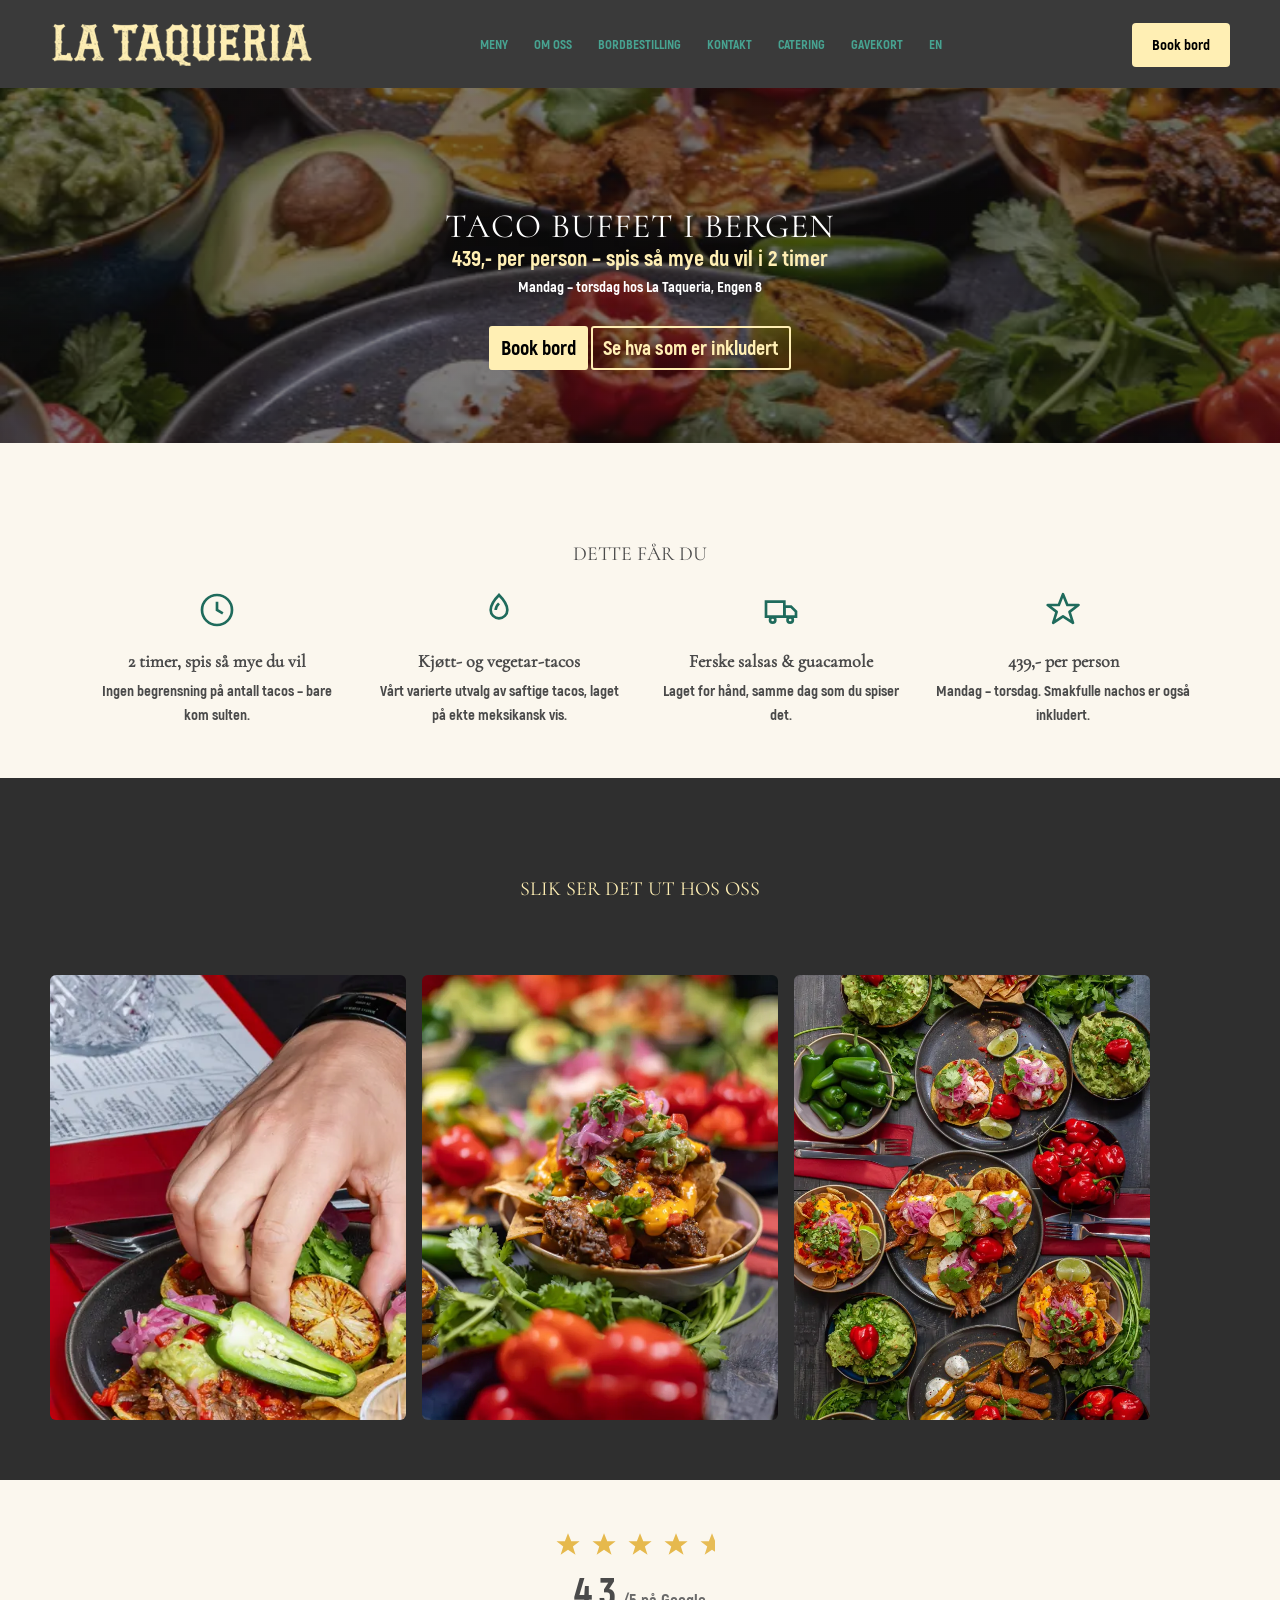
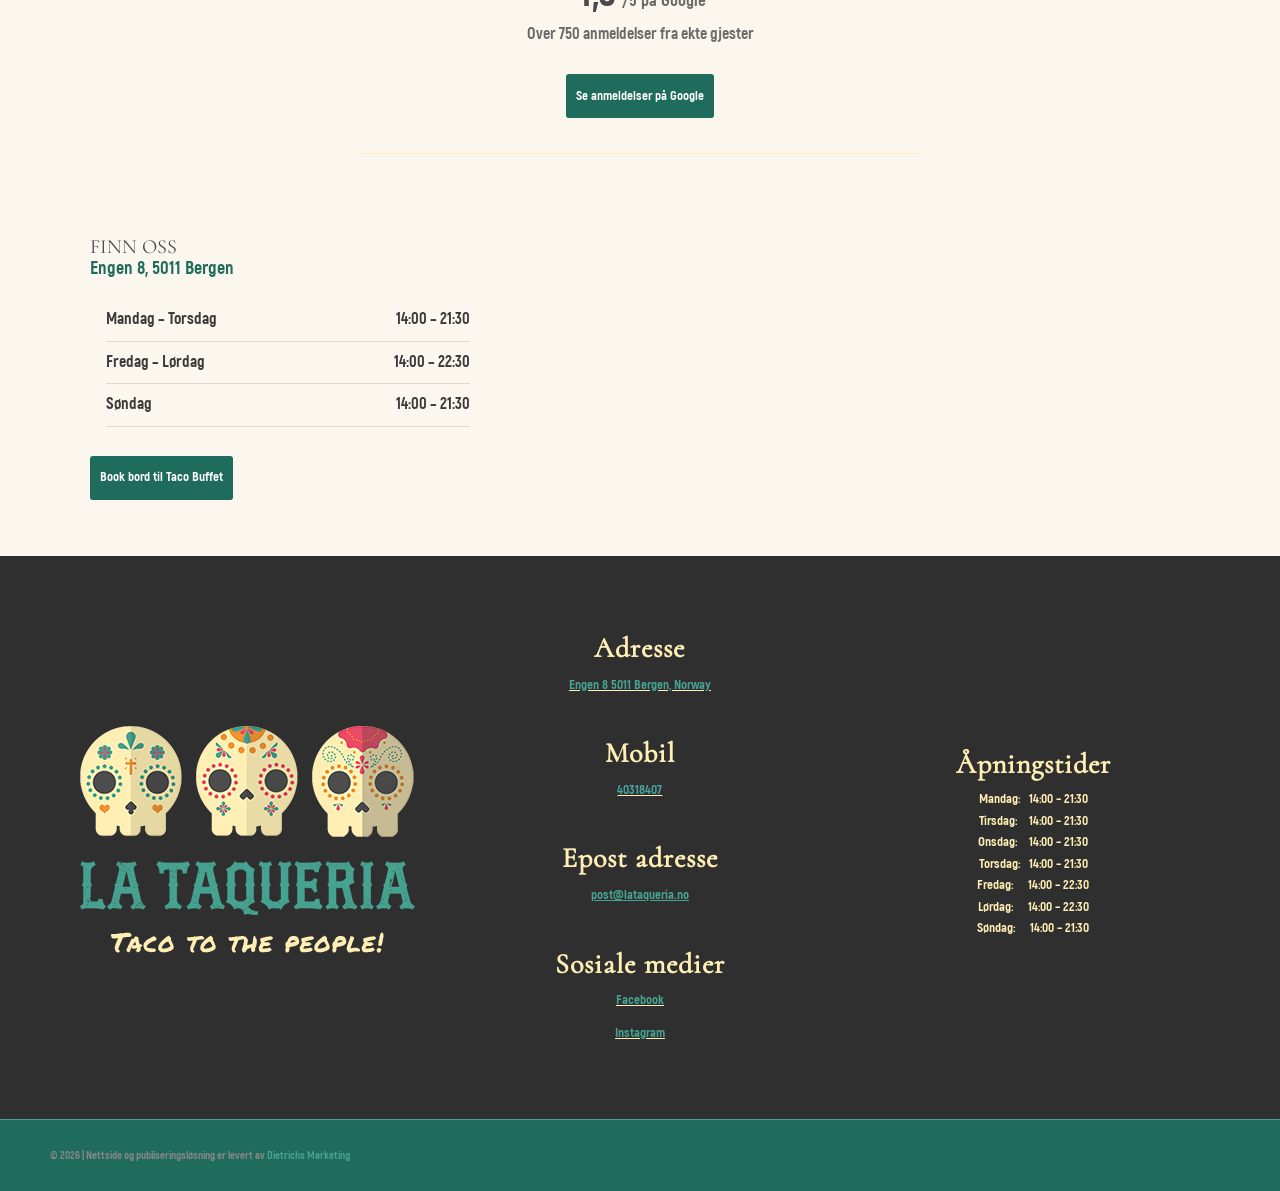
<file: tacobuffet/index.html>
<!DOCTYPE html>
<html lang="nb-NO" class="html_stretched responsive av-preloader-disabled  html_header_top html_logo_left html_main_nav_header html_menu_right html_slim html_header_sticky html_header_shrinking_disabled html_mobile_menu_tablet html_header_searchicon_disabled html_content_align_center html_header_unstick_top_disabled html_header_stretch_disabled html_minimal_header html_minimal_header_shadow html_av-overlay-full html_av-submenu-noclone html_entry_id_241 av-cookies-no-cookie-consent av-default-lightbox av-no-preview">

<head>
<meta charset="UTF-8" />
<meta name="robots" content="index, follow" />

<!-- mobile setting -->
<meta name="viewport" content="width=device-width, initial-scale=1">

<title>Taco Buffet – La Taqueria Bergen</title>
<meta name="description" content="Spis så mye du vil av ferske tacos, nachos og guacamole i 2 timer. Kun 439,- per person, mandag–torsdag hos La Taqueria i Bergen. Book bord i dag." />
<meta name='robots' content='max-image-preview:large' />

<link rel='stylesheet' id='avia-grid-css' href="../css/grid972f.css?ver=5.0.1" media='all' />
<link rel='stylesheet' id='avia-base-css' href="../css/base972f.css?ver=5.0.1" media='all' />
<link rel='stylesheet' id='avia-layout-css' href="../css/layout972f.css?ver=5.0.1" media='all' />
<link rel='stylesheet' id='avia-module-button-css' href="../css/buttons4d6f.css?ver=7.1" media='all' />
<link rel='stylesheet' id='avia-module-buttonrow-css' href="../css/buttonrow4d6f.css?ver=7.1" media='all' />
<link rel='stylesheet' id='avia-module-catalogue-css' href="../css/catalogue4d6f.css?ver=7.1" media='all' />
<link rel='stylesheet' id='avia-module-heading-css' href="../css/heading4d6f.css?ver=7.1" media='all' />
<link rel='stylesheet' id='avia-module-hr-css' href="../css/hr4d6f.css?ver=7.1" media='all' />
<link rel='stylesheet' id='avia-module-iconbox-css' href="../css/iconbox4d6f.css?ver=7.1" media='all' />
<link rel='stylesheet' id='avia-module-image-css' href="../css/image4d6f.css?ver=7.1" media='all' />
<link rel='stylesheet' id='avia-module-masonry-css' href="../css/masonry_entries4d6f.css?ver=7.1" media='all' />
<link rel='stylesheet' id='avia-siteloader-css' href="../css/avia-snippet-site-preloader4d6f.css?ver=7.1" media='all' />
<link rel='stylesheet' id='avia-module-menu-css' href="../css/menu4d6f.css?ver=7.1" media='all' />
<link rel='stylesheet' id='avia-module-social-css' href="../css/social_share4d6f.css?ver=7.1" media='all' />

<link rel='stylesheet' id='avia-scs-css' href="../css/shortcodes972f.css?ver=5.0.1" media='all' />
<link rel='stylesheet' id='avia-popup-css-css' href="../css/magnific-popup972f.css?ver=5.0.1" media='screen' />
<link rel='stylesheet' id='avia-lightbox-css' href="../css/avia-snippet-lightbox972f.css?ver=5.0.1" media='screen' />
<link rel='stylesheet' id='avia-dynamic-css' href="../css/enfold_childf51b.css?ver=690a1fb98a2ef" media='all' />
<link rel='stylesheet' id='avia-custom-css' href="../css/custom972f.css?ver=5.0.1" media='all' />
<link rel='stylesheet' id='avia-style-css' href="../css/style972f.css?ver=5.0.1" media='all' />
<link rel='stylesheet' id='avia-single-post-241-css' href="../css/post-2417c08.css?ver=ver-1765986719" media='all' />
<script id="jquery-core-js" src="../js/jquery.minf43b.js?ver=3.7.1"></script>
<script id="jquery-migrate-js" src="../js/jquery-migrate.min5589.js?ver=3.4.1"></script>
<script id="avia-compat-js" src="../js/avia-compat972f.js?ver=5.0.1"></script>

<meta name="generator" content="WordPress 7.1" />
<link rel="canonical" href="https://lataqueria.no/tacobuffet/" />

<meta property="og:type" content="website" />
<meta property="og:site_name" content="La Taqueria" />
<meta property="og:title" content="Taco Buffet – La Taqueria Bergen" />
<meta property="og:description" content="Spis så mye du vil av ferske tacos, nachos og guacamole i 2 timer. Kun 439,- per person, mandag–torsdag." />
<meta property="og:image" content="https://lataqueria.no/images/spread-1.webp" />
<meta property="og:url" content="https://lataqueria.no/tacobuffet/" />
<meta property="og:locale" content="nb_NO" />
<meta name="twitter:card" content="summary_large_image" />
<link rel='shortlink' href='https://lataqueria.no/tacobuffet/' />
<link rel="profile" href="https://gmpg.org/xfn/11" />
<link rel="icon" href="../images/favicon-300x300.png" type="image/png">

<style type='text/css'>
@font-face {font-family: 'entypo-fontello'; font-weight: normal; font-style: normal; font-display: auto;
src: url('../fonts/entypo-fontello.woff2') format('woff2'),
url('../fonts/entypo-fontello.woff') format('woff'),
url('../fonts/entypo-fontello.ttf') format('truetype'),
url('../images/entypo-fontello.svg#entypo-fontello') format('svg'),
url('../fonts/entypo-fontello.eot'),
url('../fonts/entypo-fontellod41d.eot?#iefix') format('embedded-opentype');
} #top .avia-font-entypo-fontello, body .avia-font-entypo-fontello, html body [data-av_iconfont='entypo-fontello']:before{ font-family: 'entypo-fontello'; }
</style>

<style>
/* --- TRANSPARENT HEADER, SOLID ON SCROLL (matches homepage/catering) --- */
#header.av_header_transparency .header_bg { transition: background-color 0.3s ease, opacity 0.3s ease; }
#header.av_header_transparency.header-solid .header_bg {
	background-color: #2f2f2f !important;
	opacity: 1 !important;
}

/* --- NORMAL DESKTOP NAV (drop the always-on burger) --- */
@media (min-width: 990px) {
	.av-logo-container .inner-container {
		display: flex !important;
		align-items: center !important;
		justify-content: space-between !important;
	}
	nav.main_menu, .av-main-nav-wrap {
		position: static !important;
		width: auto !important;
	}
	.logo.avia-standard-logo {
		position: static !important;
	}
	#avia-menu {
		display: flex !important;
		align-items: center !important;
	}
	#avia-menu > li:first-child { display: none !important; }
}

/* --- FIXED HEADER CTA (desktop) --- */
#header-cta-btn { display: none; }
@media (min-width: 990px) {
	#header-cta-btn {
		display: flex !important;
		align-items: center !important;
		position: static !important;
		margin-left: 24px !important;
		height: auto !important;
		min-height: 44px !important;
		line-height: normal !important;
		background-color: #FFEFB4 !important;
		color: #000 !important;
		font-weight: 600 !important;
		font-size: 15px !important;
		padding: 10px 20px !important;
		border-radius: 4px !important;
		text-decoration: none !important;
		white-space: nowrap !important;
		transition: background-color 0.25s ease, transform 0.25s ease, box-shadow 0.25s ease !important;
	}
	#header-cta-btn:hover {
		background-color: #E6B94D !important;
		color: #000 !important;
		transform: translateY(-2px);
		box-shadow: 0 8px 18px rgba(230,185,77,0.4);
	}
}

/* --- PRIMARY CTA: one filled action per button row, rest stay outline --- */
#top .avia-buttonrow-wrap .avia-button.avia-color-theme-color.cta-primary,
#top .avia-buttonrow-wrap .avia-button.avia-color-theme-color.cta-primary .avia_iconbox_title {
	background-color: #FFEFB4 !important;
	border-color: #FFEFB4 !important;
	color: #000 !important;
}
#top .avia-buttonrow-wrap .avia-button.avia-size-small {
	min-height: 44px;
	display: inline-flex;
	align-items: center;
}

/* --- NO HOVER ANIMATIONS (matches homepage/catering) --- */
#top .avia-button:hover,
#top .av_header_transparency .main_menu ul:first-child > li > a:hover,
#top .main_menu ul:first-child > li > a:hover {
	opacity: 1 !important;
}
#top .av-main-nav li:hover .avia-menu-fx,
#top .av-main-nav .avia-menu-fx { opacity: 0 !important; }
#top .avia-button,
#top .main_menu ul:first-child > li > a,
#top .av-main-nav .avia-menu-fx { transition: none !important; }

/* --- HERO --- */
#hero.av-catering-hero { background: linear-gradient(rgba(15,15,15,.55), rgba(15,15,15,.55)), url('../images/spread-1.webp') center/cover no-repeat; }
#hero.av-catering-hero .av-special-heading-tag,
#hero.av-catering-hero .special-heading-inner-border { color: #ffffff !important; }
.buffet-price-line { font-size: 22px; color: #FFEFB4; font-weight: 700; margin: 4px 0 0; text-align: center; }
.buffet-price-line span { display: block; font-size: 15px; color: #ffffff; font-weight: 500; margin-top: 6px; }

/* --- DETTE FÅR DU --- */
#whatsincluded.main_color { background-color: #FBF7EE !important; background-image: none !important; border-top: none !important; }
#whatsincluded .av-special-heading-tag { color: #4a4a4a !important; }
.whyus-grid {
	display: grid;
	grid-template-columns: 1fr;
	gap: 28px;
	max-width: 1100px;
	margin: 0 auto;
	text-align: center;
}
@media (min-width: 640px)  { .whyus-grid { grid-template-columns: repeat(2, 1fr); } }
@media (min-width: 1000px) { .whyus-grid { grid-template-columns: repeat(4, 1fr); } }
.whyus-icon { width: 40px; height: 40px; color: #1f6b5c; margin-bottom: 14px; }
.whyus-card h3 { margin: 0 0 8px; font-size: 18px; color: #4a4a4a; }
.whyus-card p { margin: 0; font-size: 15px; line-height: 1.6; color: #4a4a4a; }

/* --- GALLERY: real CSS grid, even crop (3 images, not the 9-image masonry) --- */
#buffetgallery .flex_column_table {
	display: grid !important;
	grid-template-columns: repeat(1, 1fr) !important;
	gap: 12px !important;
	width: 100% !important;
	max-width: 1100px;
	margin: 0 auto;
}
@media (min-width: 640px) { #buffetgallery .flex_column_table { grid-template-columns: repeat(3, 1fr) !important; gap: 16px !important; } }
#buffetgallery .flex_column {
	width: 100% !important;
	margin: 0 !important;
	float: none !important;
	padding: 0 !important;
}
#buffetgallery .avia-image-container-inner { overflow: hidden; border-radius: 6px; }
#buffetgallery .avia_image {
	width: 100% !important;
	height: auto !important;
	aspect-ratio: 4 / 5 !important;
	object-fit: cover !important;
	display: block !important;
}

#contact { padding: clamp(48px, 6vw, 80px) 0 clamp(40px, 5vw, 64px) !important; }

/* --- FINN OSS (anmeldelser + åpningstider + kart) --- */
#hoursmap.main_color { background-color: #FBF7EE !important; background-image: none !important; border-top: none !important; }
#hoursmap .av-special-heading-tag { color: #4a4a4a !important; }
#top #hoursmap .avia-buttonrow-wrap .avia-button.avia-color-theme-color.cta-primary,
#top #hoursmap .avia-buttonrow-wrap .avia-button.avia-color-theme-color.cta-primary .avia_iconbox_title { background-color: #1f6b5c !important; border-color: #1f6b5c !important; color: #ffffff !important; }
#top #hoursmap .avia-button.cta-primary:hover,
#top #hoursmap .avia-button.cta-primary:hover .avia_iconbox_title { background-color: #17544a !important; color: #ffffff !important; }
.hoursmap-reviews { max-width: 560px; margin: 0 auto 32px; padding-bottom: 32px; border-bottom: 1px solid rgba(0,0,0,.12); text-align: center; }
.hoursmap-reviews .avia-buttonrow-wrap { margin-top: 8px; }
.reviews-stars { display: flex; justify-content: center; gap: 6px; margin-bottom: 14px; }
.reviews-stars svg { width: 30px; height: 30px; color: #E6B94D; }
.reviews-star-partial { clip-path: inset(0 40% 0 0); opacity: .95; }
.reviews-score { font-size: 40px; font-weight: 700; color: #4a4a4a; line-height: 1; }
.reviews-score span { font-size: 17px; font-weight: 500; color: #6a6a6a; margin-left: 6px; }
.reviews-count { margin: 10px 0 26px; font-size: 16px; color: #6a6a6a; }
.hoursmap-row {
	display: flex;
	flex-wrap: wrap;
	gap: clamp(28px, 4vw, 56px);
	max-width: 1100px;
	margin: 0 auto;
	align-items: stretch;
}
.hoursmap-info { flex: 1 1 380px; }
.hoursmap-info .av-special-heading { text-align: left; }
.hoursmap-address { font-size: 18px; color: #1f6b5c; font-weight: 600; margin: 0 0 20px; }
.hoursmap-list { list-style: none; margin: 0 0 26px; padding: 0; max-width: 380px; }
.hoursmap-list li { display: flex; justify-content: space-between; gap: 12px; padding: 10px 0; border-bottom: 1px solid rgba(0,0,0,.12); font-size: 16px; color: #3a3a3a; }
.hoursmap-map { flex: 1 1 380px; border-radius: 8px; overflow: hidden; min-height: 320px; }
.hoursmap-map iframe { width: 100%; height: 100%; min-height: 320px; border: 0; display: block; filter: grayscale(0.3) contrast(1.05); }
</style>

<!-- Conversion tracking (transplanted verbatim from live www.lataqueria.no — GTM/Google Ads conversion actions are configured server-side under these container IDs, do not change the IDs -->
<!-- Google tag (gtag.js) snippet added by Site Kit -->
<script id="google_gtagjs-js" src="https://www.googletagmanager.com/gtag/js?id=GT-WB5QZRF" async></script>
<script id="google_gtagjs-js-after">
window.dataLayer = window.dataLayer || [];function gtag(){dataLayer.push(arguments);}
gtag("set","linker",{"domains":["www.lataqueria.no"]});
gtag("js", new Date());
gtag("set", "developer_id.dZTNiMT", true);
gtag("config", "GT-WB5QZRF");
gtag("config", "G-5RY90TLR41");
//# sourceURL=google_gtagjs-js-after
</script>

<!-- Google Tag Manager -->
<script>(function(w,d,s,l,i){w[l]=w[l]||[];w[l].push({'gtm.start':
new Date().getTime(),event:'gtm.js'});var f=d.getElementsByTagName(s)[0],
j=d.createElement(s),dl=l!='dataLayer'?'&l='+l:'';j.async=true;j.src=
'https://www.googletagmanager.com/gtm.js?id='+i+dl;f.parentNode.insertBefore(j,f);
})(window,document,'script','dataLayer','GTM-5LQPPPJV');</script>
<!-- End Google Tag Manager -->

<script data-cfasync="false" data-pagespeed-no-defer>
      window.dataLayer = window.dataLayer || [];
      dataLayer.push({"event":"begin_datalayer","cov_ga4_measurment_id":"G-X1YSSB895E","cov_fb_pixel_id":"1367599310822623","conv_track_email":"1","conv_track_phone":"1","conv_track_address":"1","conv_track_page_scroll":"1","conv_track_file_download":"1","conv_track_author":"1","conv_track_signup":"1","conv_track_signin":"1"});
    </script>    <!-- Google Tag Manager by Conversios-->
    <script>
      (function(w, d, s, l, i) {
        w[l] = w[l] || [];
        w[l].push({
          'gtm.start': new Date().getTime(),
          event: 'gtm.js'
        });
        var f = d.getElementsByTagName(s)[0],
          j = d.createElement(s),
          dl = l != 'dataLayer' ? '&l=' + l : '';
        j.async = true;
        j.src =
          'https://www.googletagmanager.com/gtm.js?id=' + i + dl;
        f.parentNode.insertBefore(j, f);
      })(window, document, 'script', 'dataLayer', 'GTM-K7X94DG');
    </script>
    <!-- End Google Tag Manager -->
      <script>
      (window.gaDevIds = window.gaDevIds || []).push('5CDcaG');
    </script>

<!-- Google Tag Manager snippet added by Site Kit -->
<script>
			( function( w, d, s, l, i ) {
				w[l] = w[l] || [];
				w[l].push( {'gtm.start': new Date().getTime(), event: 'gtm.js'} );
				var f = d.getElementsByTagName( s )[0],
					j = d.createElement( s ), dl = l != 'dataLayer' ? '&l=' + l : '';
				j.async = true;
				j.src = 'https://www.googletagmanager.com/gtm.js?id=' + i + dl;
				f.parentNode.insertBefore( j, f );
			} )( window, document, 'script', 'dataLayer', 'GTM-TWRR5TK4' );

</script>
<!-- End Google Tag Manager snippet added by Site Kit -->

</head>

<body data-rsssl=1 id="top" class="home wp-singular page-template-default page page-id-241 wp-theme-enfold wp-child-theme-enfold-child stretched rtl_columns av-curtain-numeric permanent-marker1-custom permanent-marker1 akrobat-extrabold-custom akrobat-extrabold  avia-responsive-images-support" itemscope="itemscope" itemtype="https://schema.org/WebPage" >
<!-- Google Tag Manager (noscript) -->
<noscript><iframe src="https://www.googletagmanager.com/ns.html?id=GTM-5LQPPPJV"
height="0" width="0" style="display:none;visibility:hidden"></iframe></noscript>
<!-- End Google Tag Manager (noscript) -->
<!-- Google Tag Manager (noscript) snippet added by Site Kit -->
<noscript>
	<iframe src="https://www.googletagmanager.com/ns.html?id=GTM-TWRR5TK4" height="0" width="0" style="display:none;visibility:hidden"></iframe>
</noscript>
<!-- End Google Tag Manager (noscript) snippet added by Site Kit -->

			<div id='wrap_all'>

	<header id='header' class='all_colors header_color dark_bg_color av_header_transparency  av_header_top av_logo_left av_main_nav_header av_menu_right av_slim av_header_sticky av_header_shrinking_disabled av_header_stretch_disabled av_mobile_menu_tablet av_header_searchicon_disabled av_header_unstick_top_disabled av_minimal_header av_minimal_header_shadow av_bottom_nav_disabled  av_header_border_disabled'  role="banner" itemscope="itemscope" itemtype="https://schema.org/WPHeader" >

		<div  id='header_main' class='container_wrap container_wrap_logo'>

        <div class='container av-logo-container'><div class='inner-container'><span class='logo avia-standard-logo'><a href='../' class=''><img src="../images/logo.png" height="100" width="300" alt='La Taqueria' title='' /></a></span><nav class='main_menu' data-selectname='Select a page'  role="navigation" itemscope="itemscope" itemtype="https://schema.org/SiteNavigationElement" ><div class="avia-menu av-main-nav-wrap"><ul role="menu" class="menu av-main-nav" id="avia-menu"><li role="menuitem" id="menu-item-788" class="menu-item menu-item-type-custom menu-item-object-custom menu-item-top-level menu-item-top-level-1"><a href="../#hero" itemprop="url" tabindex="0"><span class="avia-bullet"></span><span class="avia-menu-text">FORSIDE</span><span class="avia-menu-fx"><span class="avia-arrow-wrap"><span class="avia-arrow"></span></span></span></a></li>
<li role="menuitem" id="menu-item-600" class="menu-item menu-item-type-custom menu-item-object-custom menu-item-top-level menu-item-top-level-2"><a href="../meny/" itemprop="url" tabindex="0"><span class="avia-bullet"></span><span class="avia-menu-text">MENY</span><span class="avia-menu-fx"><span class="avia-arrow-wrap"><span class="avia-arrow"></span></span></span></a></li>
<li role="menuitem" id="menu-item-602" class="menu-item menu-item-type-custom menu-item-object-custom menu-item-mega-parent  menu-item-top-level menu-item-top-level-3"><a href="../#aboutus" itemprop="url" tabindex="0"><span class="avia-bullet"></span><span class="avia-menu-text">OM OSS</span><span class="avia-menu-fx"><span class="avia-arrow-wrap"><span class="avia-arrow"></span></span></span></a></li>
<li role="menuitem" id="menu-item-606" class="menu-item menu-item-type-custom menu-item-object-custom menu-item-mega-parent  menu-item-top-level menu-item-top-level-4"><a href="../#takeaway" itemprop="url" tabindex="0"><span class="avia-bullet"></span><span class="avia-menu-text">BORDBESTILLING</span><span class="avia-menu-fx"><span class="avia-arrow-wrap"><span class="avia-arrow"></span></span></span></a></li>
<li role="menuitem" id="menu-item-601" class="menu-item menu-item-type-custom menu-item-object-custom menu-item-top-level menu-item-top-level-5"><a href="#contact" itemprop="url" tabindex="0"><span class="avia-bullet"></span><span class="avia-menu-text">KONTAKT</span><span class="avia-menu-fx"><span class="avia-arrow-wrap"><span class="avia-arrow"></span></span></span></a></li>
<li role="menuitem" id="menu-item-900" class="menu-item menu-item-type-custom menu-item-object-custom menu-item-top-level menu-item-top-level-6"><a href="../catering/" itemprop="url" tabindex="0"><span class="avia-bullet"></span><span class="avia-menu-text">CATERING</span><span class="avia-menu-fx"><span class="avia-arrow-wrap"><span class="avia-arrow"></span></span></span></a></li>
<li role="menuitem" id="menu-item-giftcard" class="menu-item menu-item-type-custom menu-item-object-custom menu-item-top-level menu-item-top-level-7"><a href="https://givn.no/shop/la-taqueria" itemprop="url" tabindex="0" target="_blank" rel="noopener"><span class="avia-bullet"></span><span class="avia-menu-text">GAVEKORT</span><span class="avia-menu-fx"><span class="avia-arrow-wrap"><span class="avia-arrow"></span></span></span></a></li>
<li role="menuitem" id="menu-item-lang" class="menu-item menu-item-type-custom menu-item-object-custom menu-item-top-level menu-item-top-level-7"><a href="../en/" itemprop="url" tabindex="0" lang="en" hreflang="en"><span class="avia-bullet"></span><span class="avia-menu-text">EN</span><span class="avia-menu-fx"><span class="avia-arrow-wrap"><span class="avia-arrow"></span></span></span></a></li>
<li class="av-burger-menu-main menu-item-avia-special ">
	        			<a href="#" aria-label="Menu" aria-hidden="false">
							<span class="av-hamburger av-hamburger--spin av-js-hamburger">
								<span class="av-hamburger-box">
						          <span class="av-hamburger-inner"></span>
						          <strong>Menu</strong>
								</span>
							</span>
							<span class="avia_hidden_link_text">Menu</span>
						</a>
	        		   </li></ul></div></nav><a href='https://booking.gastroplanner.no/lataqueria/t' id='header-cta-btn' target='_blank' rel='noopener noreferrer'>Book bord</a></div> </div>
		<!-- end container_wrap-->
		</div>
		<div class='header_bg'></div>

<!-- end header -->
</header>

	<div id='main' class='all_colors' data-scroll-offset='0'>
<div id='hero'  class='avia-section av-catering-hero main_color avia-section-large avia-no-border-styling container_wrap fullsize'><div class='container av-section-cont-open'><div class='template-page content  av-content-full alpha units'><div class='post-entry post-entry-type-page'><div class='entry-content-wrapper clearfix'>
<div  class='av-special-heading av-special-heading-h1 blockquote modern-quote modern-centered'><h1 class='av-special-heading-tag' itemprop="headline">Taco Buffet i Bergen</h1><div class="special-heading-border"><div class="special-heading-inner-border"></div></div></div>
<p class="buffet-price-line">439,- per person &ndash; spis så mye du vil i 2 timer<span>Mandag &ndash; torsdag hos La Taqueria, Engen 8</span></p>
<div  class='hr hr-invisible'><span class='hr-inner '><span class="hr-inner-style"></span></span></div>
<div  class='avia-buttonrow-wrap avia-buttonrow-center hero_button'>
<a href="https://booking.gastroplanner.no/lataqueria/t" class="avia-button avia-icon_select-no avia-size-small avia-color-theme-color cta-primary" target="_blank" rel="noopener noreferrer"><span class='avia_iconbox_title'>Book bord</span></a>
<a href='#whatsincluded' class='avia-button avia-icon_select-no avia-size-small avia-color-theme-color'><span class='avia_iconbox_title'>Se hva som er inkludert</span></a>
</div>
</div></div></div></div></div>

<div id='whatsincluded' class='avia-section main_color avia-section-default avia-no-border-styling container_wrap fullsize'><div class='container av-section-cont-open'><div class='template-page content av-content-full alpha units'><div class='post-entry post-entry-type-page'><div class='entry-content-wrapper clearfix'>
<div  class='av-special-heading av-special-heading-h3 blockquote modern-quote modern-centered'><h3 class='av-special-heading-tag' itemprop="headline">DETTE FÅR DU</h3><div class="special-heading-border"><div class="special-heading-inner-border"></div></div></div>
<div  class='hr hr-invisible'><span class='hr-inner '><span class="hr-inner-style"></span></span></div>
<div class="whyus-grid">
<div class="whyus-card"><svg class="whyus-icon" viewBox="0 0 24 24" fill="none" stroke="currentColor" stroke-width="1.6"><circle cx="12" cy="12" r="9"/><path d="M12 7v5l3.5 2"/></svg><h3>2 timer, spis så mye du vil</h3><p>Ingen begrensning på antall tacos &ndash; bare kom sulten.</p></div>
<div class="whyus-card"><svg class="whyus-icon" viewBox="0 0 24 24" fill="none" stroke="currentColor" stroke-width="1.6"><path d="M12 3c-3 3-5 6-5 9a5 5 0 0 0 10 0c0-3-2-6-5-9Z"/><path d="M12 8c-1.2 1.2-2 2.6-2 4"/></svg><h3>Kjøtt- og vegetar-tacos</h3><p>Vårt varierte utvalg av saftige tacos, laget på ekte meksikansk vis.</p></div>
<div class="whyus-card"><svg class="whyus-icon" viewBox="0 0 24 24" fill="none" stroke="currentColor" stroke-width="1.6"><path d="M3 7h11v9H3z"/><path d="M14 10h4l3 3v3h-7z"/><circle cx="7" cy="18" r="1.6"/><circle cx="17.5" cy="18" r="1.6"/></svg><h3>Ferske salsas &amp; guacamole</h3><p>Laget for hånd, samme dag som du spiser det.</p></div>
<div class="whyus-card"><svg class="whyus-icon" viewBox="0 0 24 24" fill="none" stroke="currentColor" stroke-width="1.6"><path d="M12 2.5 14.6 9h6.7l-5.4 4.1 2.1 6.6L12 15.8l-5.9 3.9 2.1-6.6L2.8 9h6.7Z" stroke-linejoin="round"/></svg><h3>439,- per person</h3><p>Mandag &ndash; torsdag. Smakfulle nachos er også inkludert.</p></div>
</div>
</div></div></div></div></div>

<div id='buffetgallery' class='avia-section main_color avia-section-default avia-no-border-styling container_wrap fullsize'><div class='container av-section-cont-open'><div class='template-page content av-content-full alpha units'><div class='post-entry post-entry-type-page'><div class='entry-content-wrapper clearfix'>
<div  class='av-special-heading av-special-heading-h3 blockquote modern-quote modern-centered'><h3 class='av-special-heading-tag' itemprop="headline">SLIK SER DET UT HOS OSS</h3><div class="special-heading-border"><div class="special-heading-inner-border"></div></div></div>
<div  class='hr hr-invisible'><span class='hr-inner '><span class="hr-inner-style"></span></span></div>
<div class='flex_column_table sc-av_one_third av-equal-height-column-flextable'>
<div class='flex_column av_one_third first no_margin flex_column_div column-top-margin'><div class='avia-image-container av-styling- avia-align-center'><div class="avia-image-container-inner"><div class="avia-image-overlay-wrap"><img decoding="async" class='avia_image' src="../images/taco-hand.webp" width="700" height="567" style="aspect-ratio:700/567;object-fit:cover;" alt="Gjest forsyner seg med tacos og fersk lime" /></div></div></div></div>
<div class='flex_column av_one_third no_margin flex_column_div column-top-margin'><div class='avia-image-container av-styling- avia-align-center'><div class="avia-image-container-inner"><div class="avia-image-overlay-wrap"><img decoding="async" class='avia_image' src="../images/loaded-nachos.webp" width="700" height="981" style="aspect-ratio:700/981;object-fit:cover;" alt="Loaded nachos med oksekjøtt, ostesaus og syltet rødløk" /></div></div></div></div>
<div class='flex_column av_one_third no_margin flex_column_div column-top-margin'><div class='avia-image-container av-styling- avia-align-center'><div class="avia-image-container-inner"><div class="avia-image-overlay-wrap"><img decoding="async" class='avia_image' src="../images/spread-2.webp" width="700" height="981" style="aspect-ratio:700/981;object-fit:cover;" alt="Rikelig utvalg av tostadas, nachos og guacamole" /></div></div></div></div>
</div>
</div></div></div></div></div>

<div id='hoursmap' class='avia-section main_color avia-section-default avia-no-border-styling container_wrap fullsize'><div class='container av-section-cont-open'><div class='template-page content av-content-full alpha units'><div class='post-entry post-entry-type-page'><div class='entry-content-wrapper clearfix'>
<div class="hoursmap-reviews">
<div class="reviews-stars" aria-hidden="true">
<svg viewBox="0 0 24 24" fill="currentColor"><path d="M12 2.5 14.6 9h6.7l-5.4 4.1 2.1 6.6L12 15.8l-5.9 3.9 2.1-6.6L2.8 9h6.7Z"/></svg>
<svg viewBox="0 0 24 24" fill="currentColor"><path d="M12 2.5 14.6 9h6.7l-5.4 4.1 2.1 6.6L12 15.8l-5.9 3.9 2.1-6.6L2.8 9h6.7Z"/></svg>
<svg viewBox="0 0 24 24" fill="currentColor"><path d="M12 2.5 14.6 9h6.7l-5.4 4.1 2.1 6.6L12 15.8l-5.9 3.9 2.1-6.6L2.8 9h6.7Z"/></svg>
<svg viewBox="0 0 24 24" fill="currentColor"><path d="M12 2.5 14.6 9h6.7l-5.4 4.1 2.1 6.6L12 15.8l-5.9 3.9 2.1-6.6L2.8 9h6.7Z"/></svg>
<svg viewBox="0 0 24 24" fill="currentColor" class="reviews-star-partial"><path d="M12 2.5 14.6 9h6.7l-5.4 4.1 2.1 6.6L12 15.8l-5.9 3.9 2.1-6.6L2.8 9h6.7Z"/></svg>
</div>
<div class="reviews-score">4,3<span>/5 på Google</span></div>
<p class="reviews-count">Over 750 anmeldelser fra ekte gjester</p>
<div class='avia-buttonrow-wrap'>
<a href="https://www.google.com/maps/search/?api=1&amp;query=La%20Taqueria%20Engen%208%20Bergen" target="_blank" rel="noopener noreferrer" class='avia-button avia-icon_select-no avia-size-small avia-color-theme-color cta-primary'><span class='avia_iconbox_title'>Se anmeldelser på Google</span></a>
</div>
</div>
<div class="hoursmap-row">
<div class="hoursmap-info">
<div class='av-special-heading av-special-heading-h3 blockquote modern-quote'><h3 class='av-special-heading-tag' itemprop="headline">FINN OSS</h3><div class="special-heading-border"><div class="special-heading-inner-border"></div></div></div>
<p class="hoursmap-address">Engen 8, 5011 Bergen</p>
<ul class="hoursmap-list">
<li><span>Mandag &ndash; Torsdag</span><span>14:00 &ndash; 21:30</span></li>
<li><span>Fredag &ndash; Lørdag</span><span>14:00 &ndash; 22:30</span></li>
<li><span>Søndag</span><span>14:00 &ndash; 21:30</span></li>
</ul>
<div class='avia-buttonrow-wrap'>
<a href="https://booking.gastroplanner.no/lataqueria/t" target="_blank" rel="noopener noreferrer" class='avia-button avia-icon_select-no avia-size-small avia-color-theme-color cta-primary'><span class='avia_iconbox_title'>Book bord til Taco Buffet</span></a>
</div>
</div>
<div class="hoursmap-map"><iframe src="https://maps.google.com/maps?q=Engen%208%2C%205011%20Bergen&amp;z=15&amp;output=embed" loading="lazy" referrerpolicy="no-referrer-when-downgrade" title="Kart til La Taqueria, Engen 8, Bergen"></iframe></div>
</div>
</div></div></div></div></div>

<div id='contact'  class='avia-section main_color avia-section-no-padding avia-no-border-styling container_wrap fullsize'><div class='container av-section-cont-open'><div class='template-page content  av-content-full alpha units'><div class='post-entry post-entry-type-page'><div class='entry-content-wrapper clearfix'>
<div class='flex_column_table sc-av_one_third av-equal-height-column-flextable'><div class='flex_column av_one_third first no_margin flex_column_table_cell av-equal-height-column av-align-middle av-zero-column-padding avia-full-contain'><div class='avia-image-container av-styling- avia-align-center'><div class="avia-image-container-inner"><div class="avia-image-overlay-wrap"><img decoding="async" class='avia_image' src="../images/hero-1.png" alt='' title='' height="230" width="340" /></div></div></div></div><div class='flex_column av_one_third no_margin flex_column_table_cell av-equal-height-column av-align-middle av-zero-column-padding avia-full-contain'><section id="address_footer" class='av_textblock_section'><div class='avia_textblock av_inherit_color' itemprop="text"><h2 style="text-align: center;"><span style="color: #ffefb4;">Adresse</span></h2>
<p style="text-align: center;"><a href="https://www.google.com/maps/dir/?api=1&amp;destination=60.39181%2C5.32081"><span style="color: #47a391;">Engen 8 5011 Bergen, Norway</span></a></p>
<h2 style="text-align: center;"><span style="color: #ffefb4;">Mobil</span></h2>
<p style="text-align: center;"><a href="tel:40318407"><span style="color: #47a39f;">40318407</span></a></p>
<h2 style="text-align: center;"><span style="color: #ffefb4;">Epost adresse</span></h2>
<p style="text-align: center;"><span style="color: #47a391;"><a style="color: #47a391;" href="mailto:post@lataqueria.no">post@lataqueria.no</a></span></p>
<h2 style="text-align: center;"><span style="color: #ffefb4;">Sosiale medier</span></h2>
<p style="text-align: center;"><a href="https://www.facebook.com/lataqueria.no/"><span style="color: #47a391;">Facebook</span></a></p>
<p style="text-align: center;"><a href="https://www.instagram.com/lataqueria.no/?hl=en"><span style="color: #47a391;">Instagram</span></a></p>
</div></section></div><div class='flex_column av_one_third no_margin flex_column_table_cell av-equal-height-column av-align-middle av-zero-column-padding'><section id="address_footer" class='av_textblock_section'><div class='avia_textblock av_inherit_color' itemprop="text"><h2 style="text-align: center;"><span style="color: #ffefb4;">&Aring;pningstider</span></h2>
<div style="text-align: center;">Mandag:&nbsp;&nbsp;&nbsp;14:00 &ndash; 21:30</div>
<div style="text-align: center;">Tirsdag:&nbsp;&nbsp;&nbsp;&nbsp;14:00 &ndash; 21:30</div>
<div style="text-align: center;">Onsdag:&nbsp;&nbsp;&nbsp;&nbsp;14:00 &ndash; 21:30</div>
<div style="text-align: center;">Torsdag:&nbsp;&nbsp;&nbsp;14:00 &ndash; 21:30</div>
<div style="text-align: center;">Fredag:&nbsp;&nbsp;&nbsp;&nbsp;&nbsp;14:00 &ndash; 22:30</div>
<div style="text-align: center;">L&oslash;rdag:&nbsp;&nbsp;&nbsp;&nbsp;&nbsp;14:00 &ndash; 22:30</div>
<div style="text-align: center;">S&oslash;ndag:&nbsp;&nbsp;&nbsp;&nbsp;&nbsp;14:00 &ndash; 21:30</div>
</div></section></div></div>
</div></div></div></div></div>

<footer class='container_wrap socket_color' id='socket'  role="contentinfo" itemscope="itemscope" itemtype="https://schema.org/WPFooter" >
                    <div class='container'>

                        <span class='copyright'><footer style="font-weight: normal; color: #888;">   <p>&copy; <script>document.write(new Date().getFullYear());</script> | Nettside og publiseringsløsning er levert av <a href="https://dmarketing.no">Dietrichs Marketing</a></p> </footer></span>

                        <ul class='noLightbox social_bookmarks icon_count_2'><li class='social_bookmarks_instagram av-social-link-instagram social_icon_1'><a target="_blank" aria-label="Link to Instagram" href="https://www.instagram.com/lataqueria.no/" aria-hidden="false" data-av_icon="" data-av_iconfont="entypo-fontello" title="Instagram" rel="noopener"><span class='avia_hidden_link_text'>Instagram</span></a></li><li class='social_bookmarks_facebook av-social-link-facebook social_icon_2'><a target="_blank" aria-label="Link to Facebook" href="https://www.facebook.com/lataqueria.no/" aria-hidden="false" data-av_icon="" data-av_iconfont="entypo-fontello" title="Facebook" rel="noopener"><span class='avia_hidden_link_text'>Facebook</span></a></li></ul>
                    </div>

            <!-- ####### END SOCKET CONTAINER ####### -->
</footer>


<!-- end main -->
</div>
<!-- end wrap_all --></div>



<script id="avia-default-js" src="../js/avia972f.js?ver=5.0.1"></script>
<script id="avia-shortcodes-js" src="../js/shortcodes972f.js?ver=5.0.1"></script>
<script id="avia-module-masonry-js" src="../js/masonry_entries4d6f.js?ver=7.1"></script>
<script id="avia-module-menu-js" src="../js/menu4d6f.js?ver=7.1"></script>
<script id="avia-hamburger-menu-js" src="../js/avia-snippet-hamburger-menu972f.js?ver=5.0.1"></script>
<script id="avia-popup-js-js" src="../js/jquery.magnific-popup.min972f.js?ver=5.0.1"></script>
<script id="avia-lightbox-activation-js" src="../js/avia-snippet-lightbox972f.js?ver=5.0.1"></script>
<script id="avia-footer-effects-js" src="../js/avia-snippet-footer-effects972f.js?ver=5.0.1"></script>
<script id="avia_blocks_front_script-js" src="../js/avia_blocks_front972f.js?ver=5.0.1"></script>

<a href='#top' title='Scroll to top' id='scroll-top-link' aria-hidden='true' data-av_icon='' data-av_iconfont='entypo-fontello'><span class="avia_hidden_link_text">Scroll to top</span></a>

<div id="fb-root"></div>
<script>
(function(){
	var header = document.getElementById('header');
	if(!header) return;
	function onScroll(){
		if(window.scrollY > 40){ header.classList.add('header-solid'); }
		else{ header.classList.remove('header-solid'); }
	}
	window.addEventListener('scroll', onScroll, {passive:true});
	onScroll();
})();
</script>
</body>

</html>
</file>
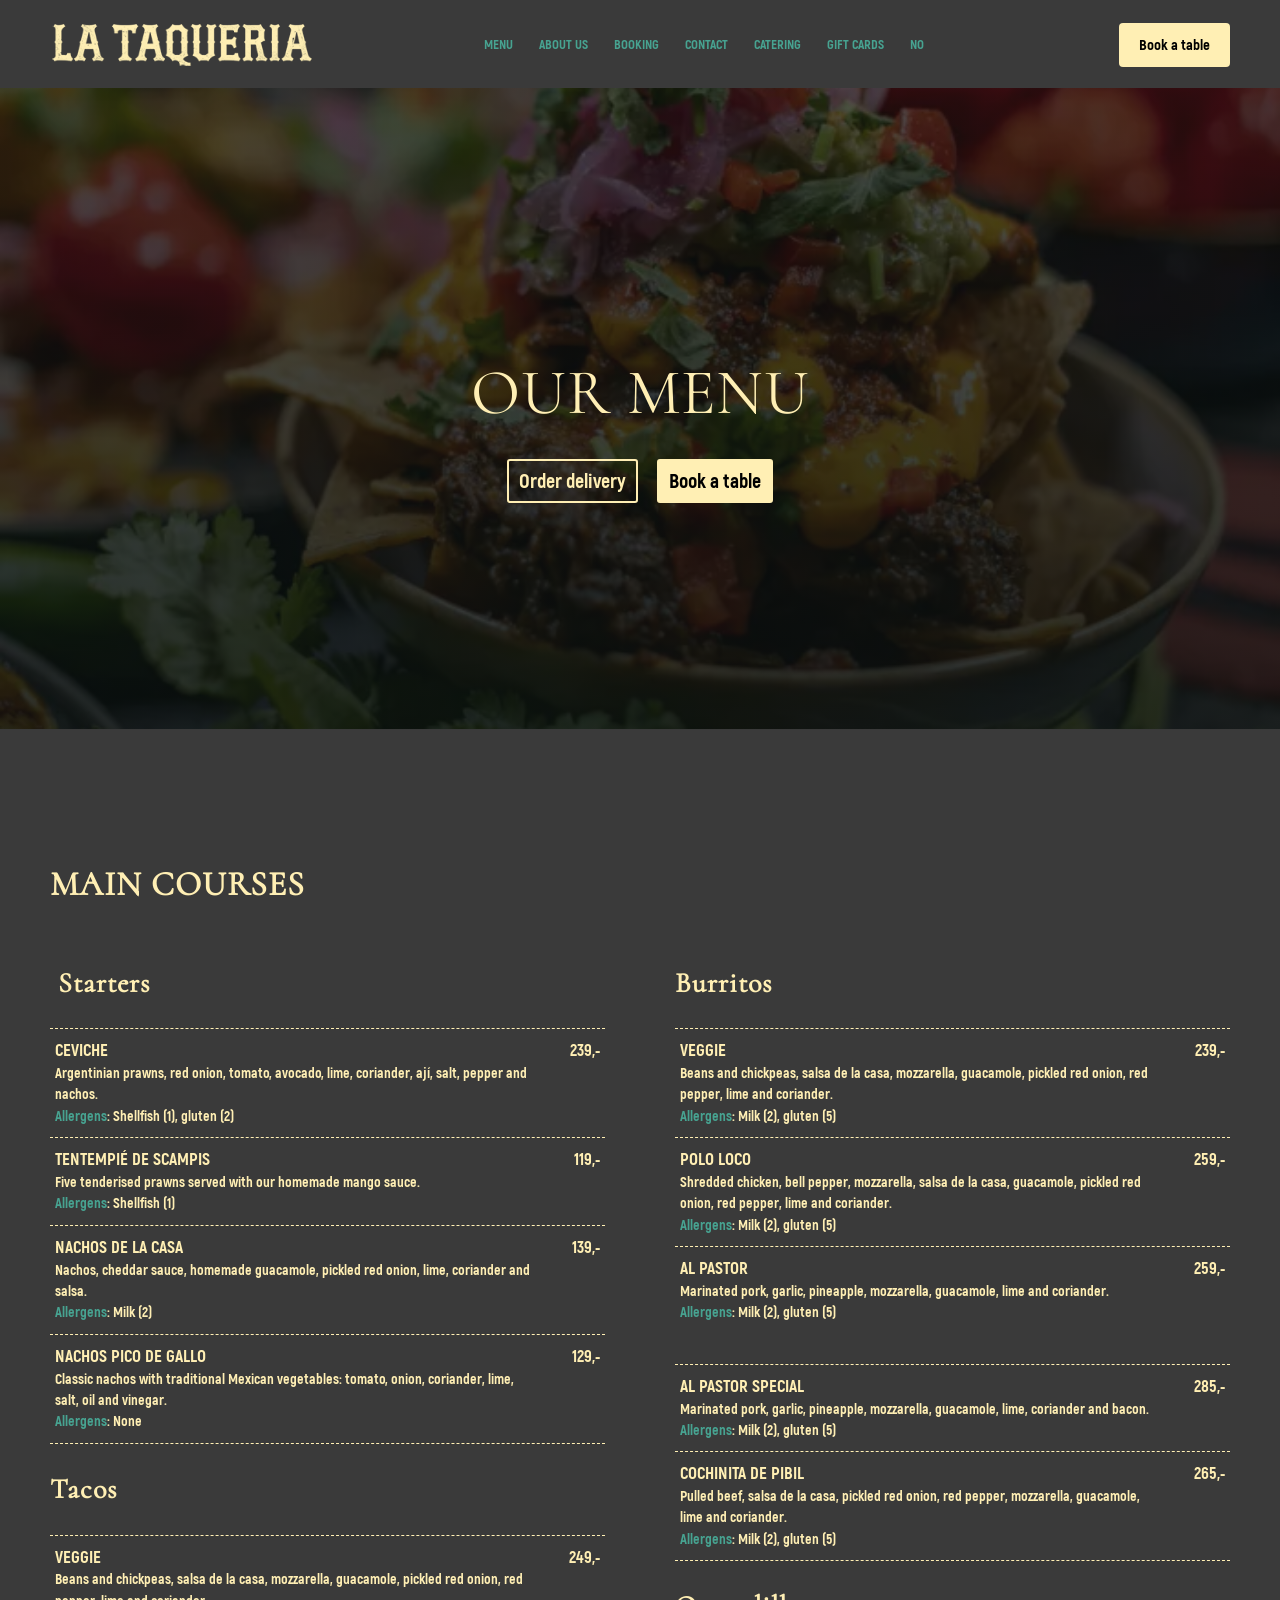
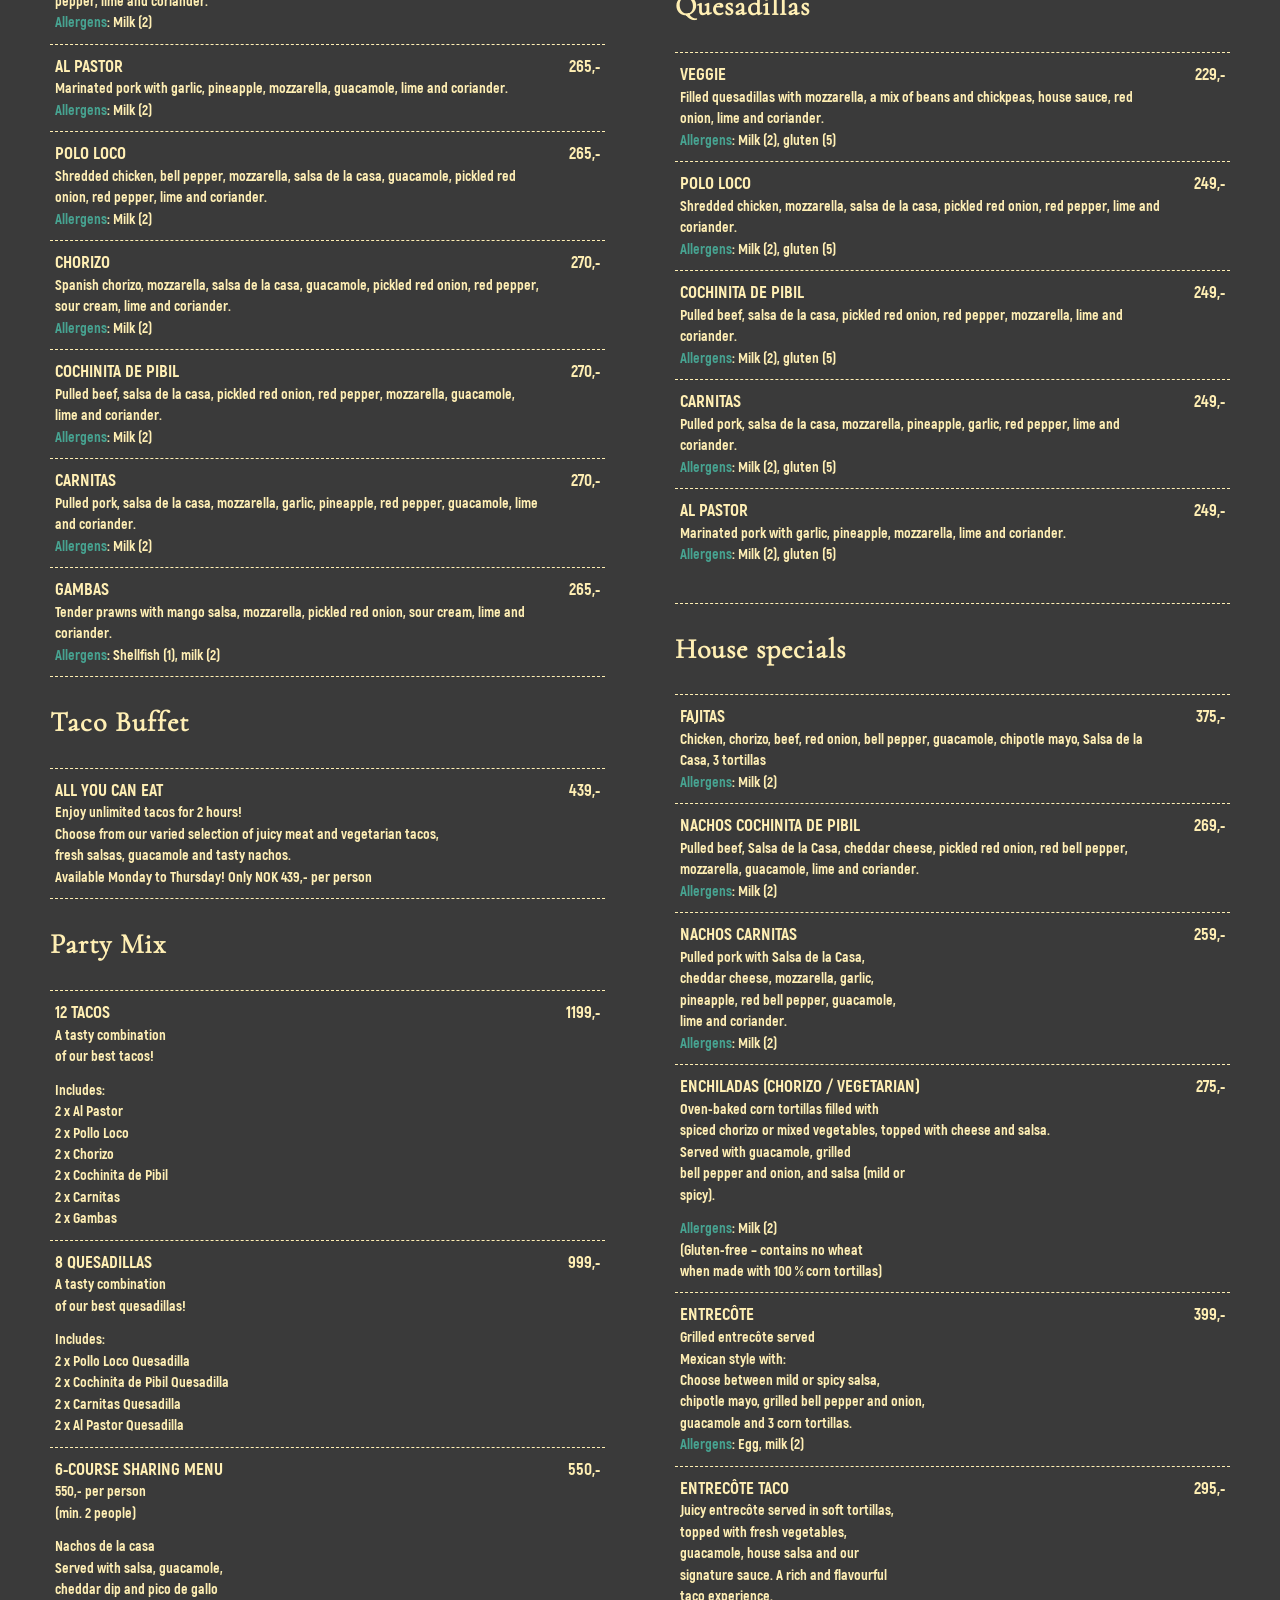
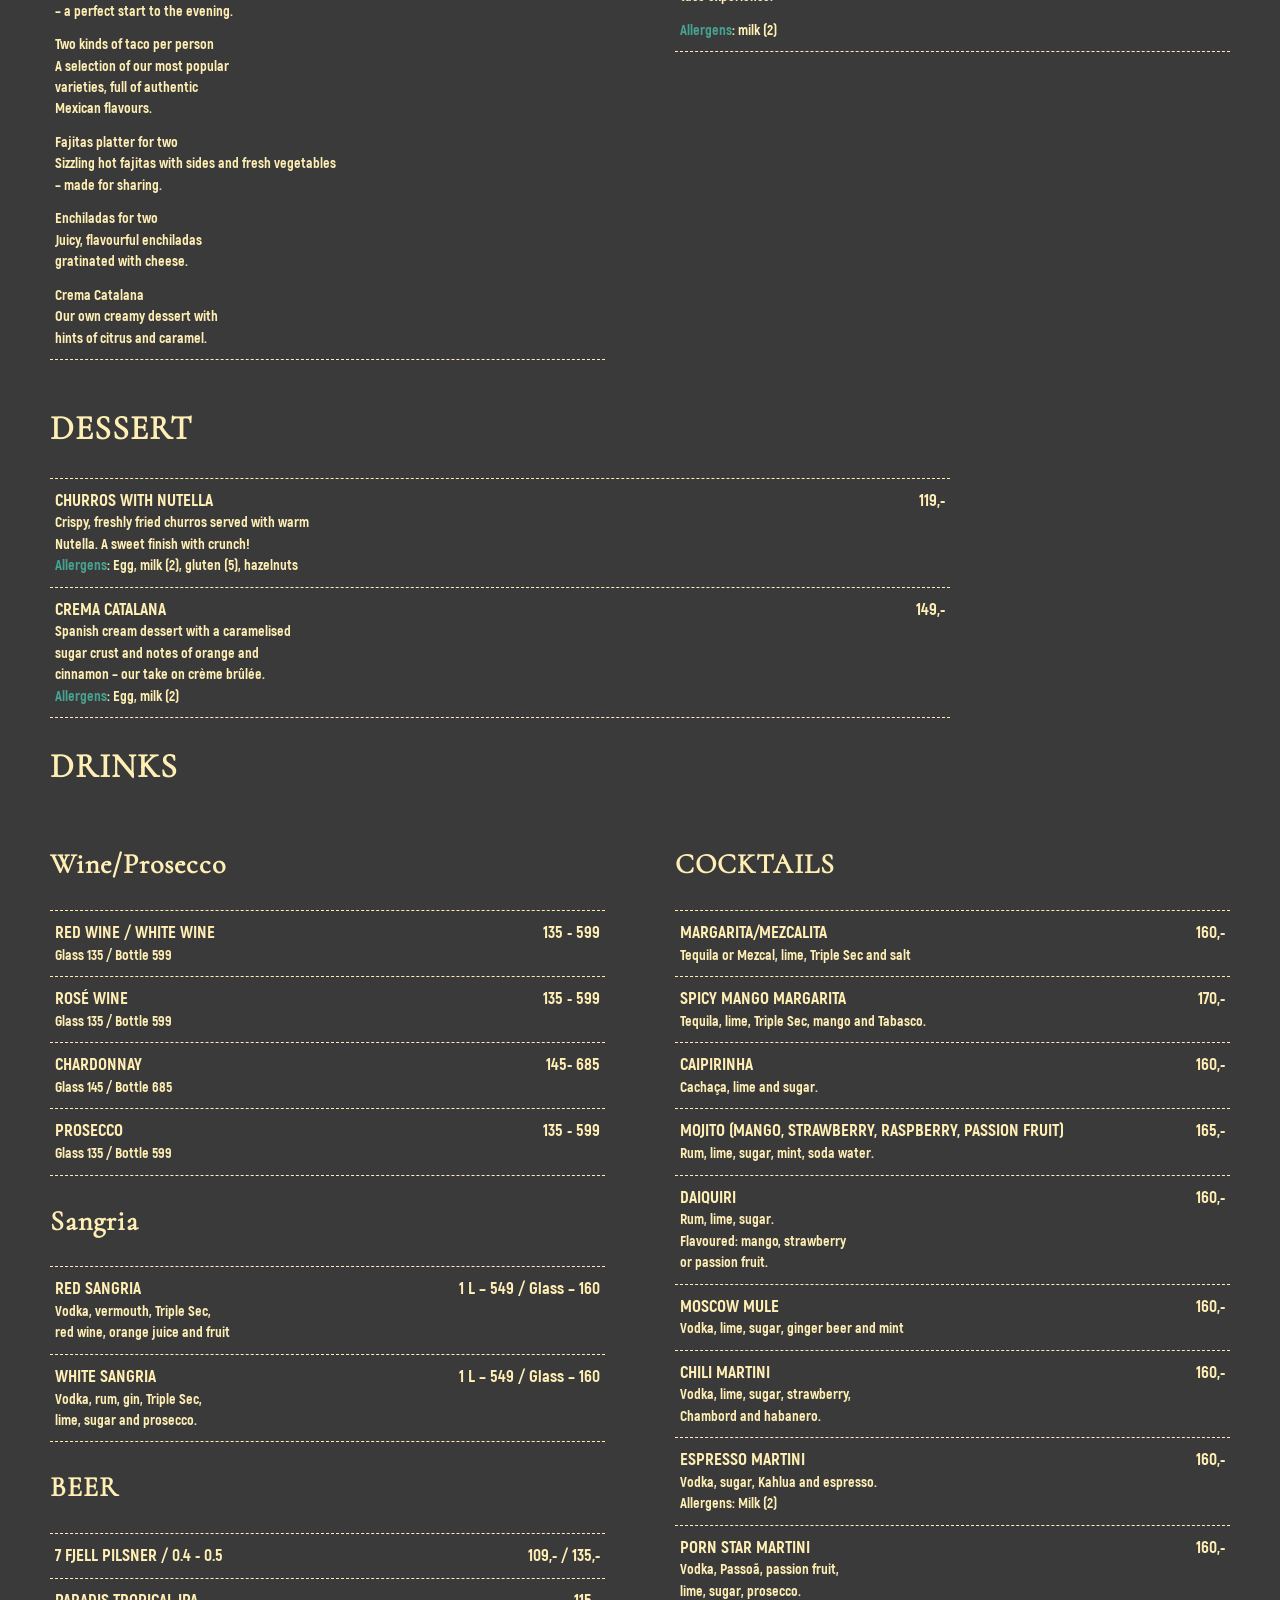
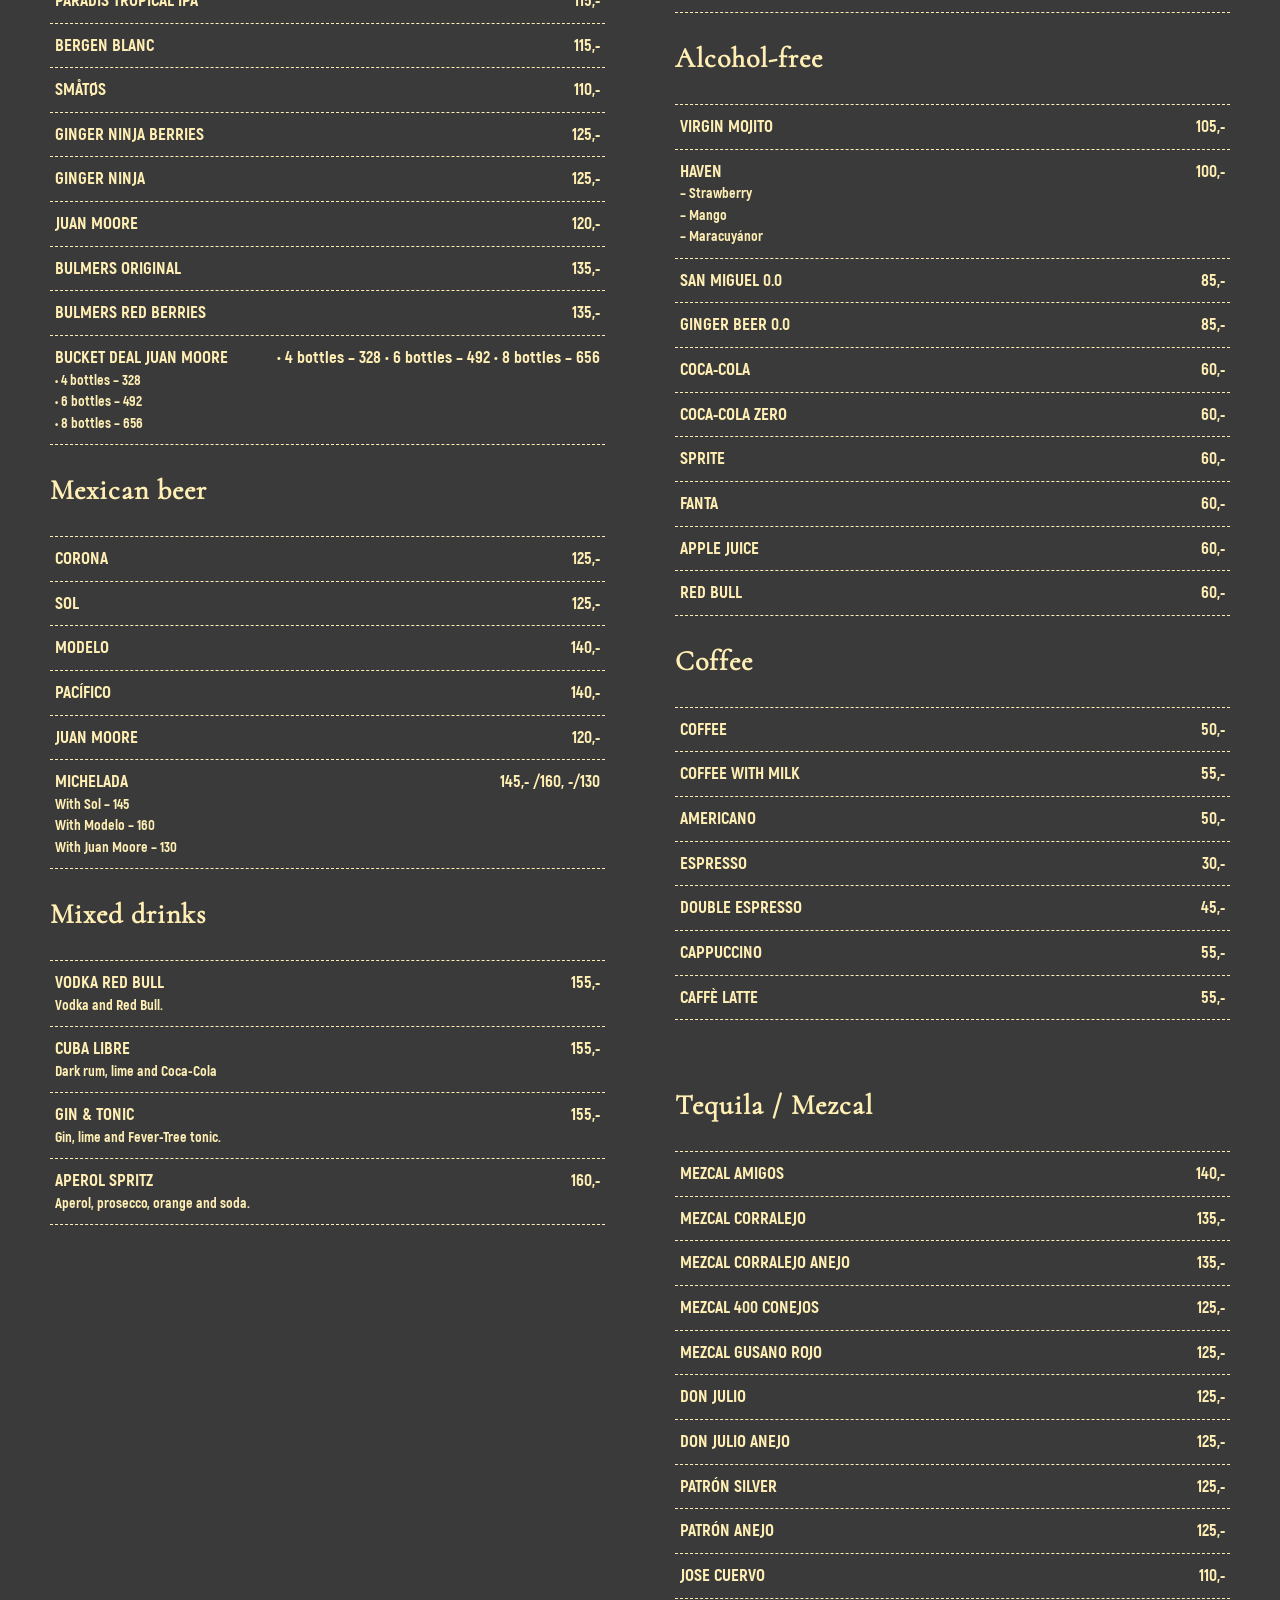
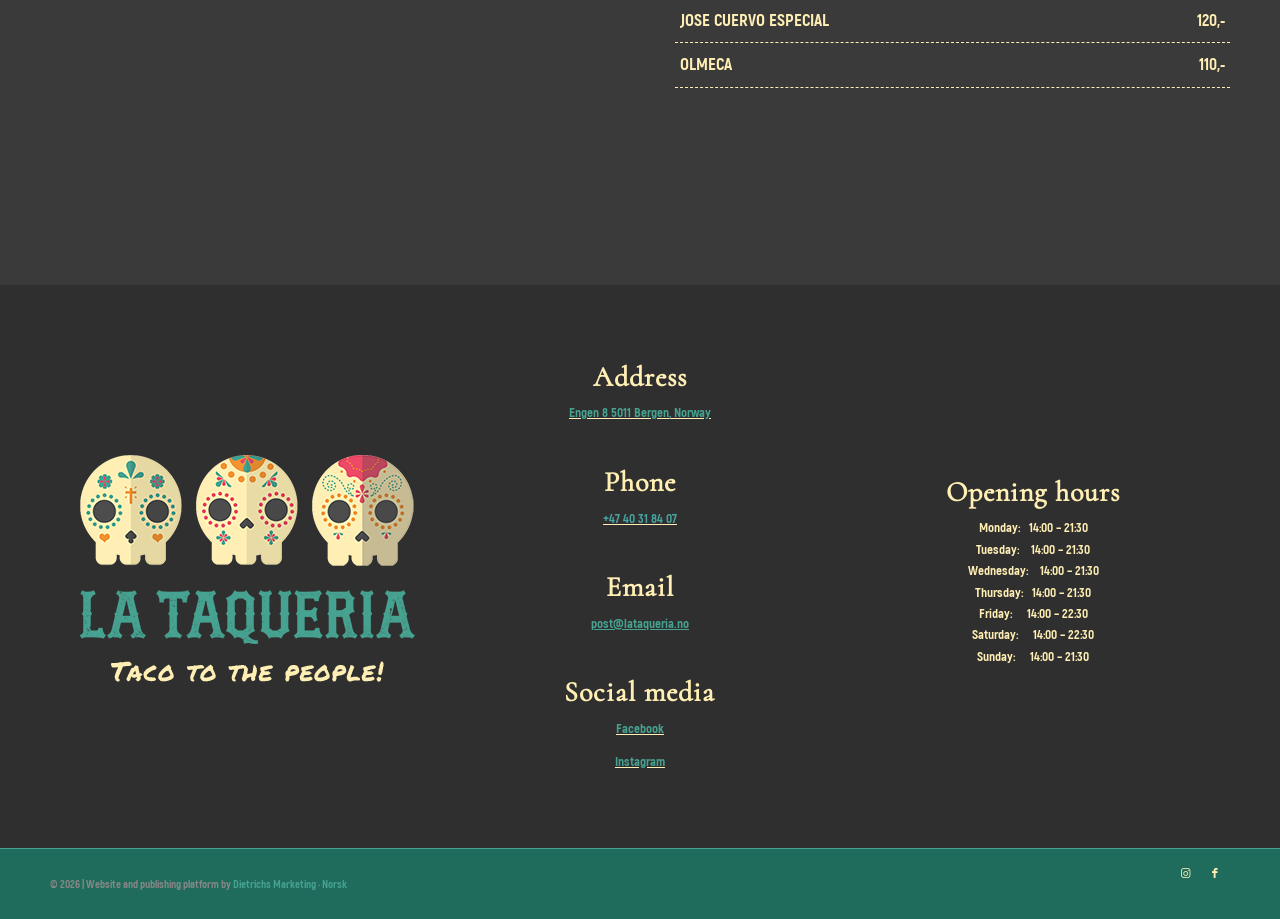
<file: en/menu/index.html>
<!DOCTYPE html>
<html lang="en-GB" class="html_stretched responsive av-preloader-disabled  html_header_top html_logo_left html_main_nav_header html_menu_right html_slim html_header_sticky html_header_shrinking_disabled html_mobile_menu_tablet html_header_searchicon_disabled html_content_align_center html_header_unstick_top_disabled html_header_stretch_disabled html_minimal_header html_minimal_header_shadow html_av-overlay-full html_av-submenu-noclone html_entry_id_241 av-cookies-no-cookie-consent av-default-lightbox av-no-preview">

<!-- Mirrored from www.lataqueria.no/ by HTTrack Website Copier/3.x [XR&CO'2014], Fri, 28 Aug 2026 09:14:08 GMT -->
<!-- Added by HTTrack --><meta http-equiv="content-type" content="text/html;charset=UTF-8" /><!-- /Added by HTTrack -->
<head>
<meta charset="UTF-8" />
<meta name="robots" content="index, follow" />


<!-- mobile setting -->
<meta name="viewport" content="width=device-width, initial-scale=1">

<!-- Scripts/CSS and wp_head hook -->
<title>Our Menu &#8211; La Taqueria</title>
<meta name="description" content="See the full menu at La Taqueria in Bergen – authentic Mexican dishes such as tacos, burritos, fajitas, nachos and ceviche, made from scratch every day." />
<meta name='robots' content='max-image-preview:large' />
<style id="wp-img-auto-sizes-contain-inline-css">
img:is([sizes=auto i],[sizes^="auto," i]){contain-intrinsic-size:3000px 1500px}
/*# sourceURL=wp-img-auto-sizes-contain-inline-css */
</style>
<link rel='stylesheet' id='avia-grid-css' href="../../css/grid972f.css?ver=5.0.1" media='all' />
<link rel='stylesheet' id='avia-base-css' href="../../css/base972f.css?ver=5.0.1" media='all' />
<link rel='stylesheet' id='avia-layout-css' href="../../css/layout972f.css?ver=5.0.1" media='all' />
<link rel='stylesheet' id='avia-module-button-css' href="../../css/buttons4d6f.css?ver=7.1" media='all' />
<link rel='stylesheet' id='avia-module-buttonrow-css' href="../../css/buttonrow4d6f.css?ver=7.1" media='all' />
<link rel='stylesheet' id='avia-module-catalogue-css' href="../../css/catalogue4d6f.css?ver=7.1" media='all' />
<link rel='stylesheet' id='avia-module-slideshow-css' href="../../css/slideshow4d6f.css?ver=7.1" media='all' />
<link rel='stylesheet' id='avia-module-heading-css' href="../../css/heading4d6f.css?ver=7.1" media='all' />
<link rel='stylesheet' id='avia-module-hr-css' href="../../css/hr4d6f.css?ver=7.1" media='all' />
<link rel='stylesheet' id='avia-module-iconbox-css' href="../../css/iconbox4d6f.css?ver=7.1" media='all' />
<link rel='stylesheet' id='avia-module-image-css' href="../../css/image4d6f.css?ver=7.1" media='all' />
<link rel='stylesheet' id='avia-module-masonry-css' href="../../css/masonry_entries4d6f.css?ver=7.1" media='all' />
<link rel='stylesheet' id='avia-siteloader-css' href="../../css/avia-snippet-site-preloader4d6f.css?ver=7.1" media='all' />
<link rel='stylesheet' id='avia-module-menu-css' href="../../css/menu4d6f.css?ver=7.1" media='all' />
<link rel='stylesheet' id='avia-module-social-css' href="../../css/social_share4d6f.css?ver=7.1" media='all' />
<style id="wp-emoji-styles-inline-css">

	img.wp-smiley, img.emoji {
		display: inline !important;
		border: none !important;
		box-shadow: none !important;
		height: 1em !important;
		width: 1em !important;
		margin: 0 0.07em !important;
		vertical-align: -0.1em !important;
		background: none !important;
		padding: 0 !important;
	}
/*# sourceURL=wp-emoji-styles-inline-css */
</style>
<style id="wp-block-library-inline-css">
:root{--wp-block-synced-color:#7a00df;--wp-block-synced-color--rgb:122,0,223;--wp-bound-block-color:var(--wp-block-synced-color);--wp-editor-canvas-background:#ddd;--wp-admin-theme-color:#007cba;--wp-admin-theme-color--rgb:0,124,186;--wp-admin-theme-color-darker-10:#006ba1;--wp-admin-theme-color-darker-10--rgb:0,107,160.5;--wp-admin-theme-color-darker-20:#005a87;--wp-admin-theme-color-darker-20--rgb:0,90,135;--wp-admin-border-width-focus:2px}@media (min-resolution:192dpi){:root{--wp-admin-border-width-focus:1.5px}}.wp-element-button{cursor:pointer}:root .has-very-light-gray-background-color{background-color:#eee}:root .has-very-dark-gray-background-color{background-color:#313131}:root .has-very-light-gray-color{color:#eee}:root .has-very-dark-gray-color{color:#313131}:root .has-vivid-green-cyan-to-vivid-cyan-blue-gradient-background{background:linear-gradient(135deg,#00d084,#0693e3)}:root .has-purple-crush-gradient-background{background:linear-gradient(135deg,#34e2e4,#4721fb 50%,#ab1dfe)}:root .has-hazy-dawn-gradient-background{background:linear-gradient(135deg,#faaca8,#dad0ec)}:root .has-subdued-olive-gradient-background{background:linear-gradient(135deg,#fafae1,#67a671)}:root .has-atomic-cream-gradient-background{background:linear-gradient(135deg,#fdd79a,#004a59)}:root .has-nightshade-gradient-background{background:linear-gradient(135deg,#330968,#31cdcf)}:root .has-midnight-gradient-background{background:linear-gradient(135deg,#020381,#2874fc)}:root{--wp--preset--font-size--normal:16px;--wp--preset--font-size--huge:42px}.has-regular-font-size{font-size:1em}.has-larger-font-size{font-size:2.625em}.has-normal-font-size{font-size:var(--wp--preset--font-size--normal)}.has-huge-font-size{font-size:var(--wp--preset--font-size--huge)}:root .has-text-align-center{text-align:center}:root .has-text-align-left{text-align:left}:root .has-text-align-right{text-align:right}.has-fit-text{white-space:nowrap!important}#end-resizable-editor-section{display:none}.aligncenter{clear:both}.items-justified-left{justify-content:flex-start}.items-justified-center{justify-content:center}.items-justified-right{justify-content:flex-end}.items-justified-space-between{justify-content:space-between}.screen-reader-text{word-wrap:normal!important;border:0;clip-path:inset(50%);height:1px;margin:-1px;overflow:hidden;padding:0;position:absolute;width:1px;word-break:normal!important}.screen-reader-text:focus{background-color:#ddd;clip-path:none;color:#444;display:block;font-size:1em;height:auto;left:5px;line-height:normal;padding:15px 23px 14px;text-decoration:none;top:5px;width:auto;z-index:100000}html :where(.has-border-color){border-style:solid}html :where([style^=border-color],[style*=";border-color"],[style*="; border-color"]){border-style:solid}html :where([style^=border-top-color],[style*=";border-top-color"],[style*="; border-top-color"]){border-top-style:solid}html :where([style^=border-right-color],[style*=";border-right-color"],[style*="; border-right-color"]){border-right-style:solid}html :where([style^=border-bottom-color],[style*=";border-bottom-color"],[style*="; border-bottom-color"]){border-bottom-style:solid}html :where([style^=border-left-color],[style*=";border-left-color"],[style*="; border-left-color"]){border-left-style:solid}html :where([style^=border-width],[style*=";border-width"],[style*="; border-width"]){border-style:solid}html :where([style^=border-top-width],[style*=";border-top-width"],[style*="; border-top-width"]){border-top-style:solid}html :where([style^=border-right-width],[style*=";border-right-width"],[style*="; border-right-width"]){border-right-style:solid}html :where([style^=border-bottom-width],[style*=";border-bottom-width"],[style*="; border-bottom-width"]){border-bottom-style:solid}html :where([style^=border-left-width],[style*=";border-left-width"],[style*="; border-left-width"]){border-left-style:solid}html :where(img[class*=wp-image-]){height:auto;max-width:100%}:where(figure){margin:0 0 1em}html :where(.is-position-sticky){--wp-admin--admin-bar--position-offset:var(--wp-admin--admin-bar--height,0px)}@media screen and (max-width:600px){html :where(.is-position-sticky){--wp-admin--admin-bar--position-offset:0px}}

/*# sourceURL=/wp-includes/css/dist/block-library/common.min.css */
</style>

<style id="global-styles-inline-css">
:root{--wp--preset--aspect-ratio--square: 1;--wp--preset--aspect-ratio--4-3: 4/3;--wp--preset--aspect-ratio--3-4: 3/4;--wp--preset--aspect-ratio--3-2: 3/2;--wp--preset--aspect-ratio--2-3: 2/3;--wp--preset--aspect-ratio--16-9: 16/9;--wp--preset--aspect-ratio--9-16: 9/16;--wp--preset--color--black: #000000;--wp--preset--color--cyan-bluish-gray: #abb8c3;--wp--preset--color--white: #ffffff;--wp--preset--color--pale-pink: #f78da7;--wp--preset--color--vivid-red: #cf2e2e;--wp--preset--color--luminous-vivid-orange: #ff6900;--wp--preset--color--luminous-vivid-amber: #fcb900;--wp--preset--color--light-green-cyan: #7bdcb5;--wp--preset--color--vivid-green-cyan: #00d084;--wp--preset--color--pale-cyan-blue: #8ed1fc;--wp--preset--color--vivid-cyan-blue: #0693e3;--wp--preset--color--vivid-purple: #9b51e0;--wp--preset--color--metallic-red: #b02b2c;--wp--preset--color--maximum-yellow-red: #edae44;--wp--preset--color--yellow-sun: #eeee22;--wp--preset--color--palm-leaf: #83a846;--wp--preset--color--aero: #7bb0e7;--wp--preset--color--old-lavender: #745f7e;--wp--preset--color--steel-teal: #5f8789;--wp--preset--color--raspberry-pink: #d65799;--wp--preset--color--medium-turquoise: #4ecac2;--wp--preset--gradient--vivid-cyan-blue-to-vivid-purple: linear-gradient(135deg,rgb(6,147,227) 0%,rgb(155,81,224) 100%);--wp--preset--gradient--light-green-cyan-to-vivid-green-cyan: linear-gradient(135deg,rgb(122,220,180) 0%,rgb(0,208,130) 100%);--wp--preset--gradient--luminous-vivid-amber-to-luminous-vivid-orange: linear-gradient(135deg,rgb(252,185,0) 0%,rgb(255,105,0) 100%);--wp--preset--gradient--luminous-vivid-orange-to-vivid-red: linear-gradient(135deg,rgb(255,105,0) 0%,rgb(207,46,46) 100%);--wp--preset--gradient--very-light-gray-to-cyan-bluish-gray: linear-gradient(135deg,rgb(238,238,238) 0%,rgb(169,184,195) 100%);--wp--preset--gradient--cool-to-warm-spectrum: linear-gradient(135deg,rgb(74,234,220) 0%,rgb(151,120,209) 20%,rgb(207,42,186) 40%,rgb(238,44,130) 60%,rgb(251,105,98) 80%,rgb(254,248,76) 100%);--wp--preset--gradient--blush-light-purple: linear-gradient(135deg,rgb(255,206,236) 0%,rgb(152,150,240) 100%);--wp--preset--gradient--blush-bordeaux: linear-gradient(135deg,rgb(254,205,165) 0%,rgb(254,45,45) 50%,rgb(107,0,62) 100%);--wp--preset--gradient--luminous-dusk: linear-gradient(135deg,rgb(255,203,112) 0%,rgb(199,81,192) 50%,rgb(65,88,208) 100%);--wp--preset--gradient--pale-ocean: linear-gradient(135deg,rgb(255,245,203) 0%,rgb(182,227,212) 50%,rgb(51,167,181) 100%);--wp--preset--gradient--electric-grass: linear-gradient(135deg,rgb(202,248,128) 0%,rgb(113,206,126) 100%);--wp--preset--gradient--midnight: linear-gradient(135deg,rgb(2,3,129) 0%,rgb(40,116,252) 100%);--wp--preset--font-size--small: 1rem;--wp--preset--font-size--medium: 1.125rem;--wp--preset--font-size--large: 1.75rem;--wp--preset--font-size--x-large: clamp(1.75rem, 3vw, 2.25rem);--wp--preset--spacing--20: 0.44rem;--wp--preset--spacing--30: 0.67rem;--wp--preset--spacing--40: 1rem;--wp--preset--spacing--50: 1.5rem;--wp--preset--spacing--60: 2.25rem;--wp--preset--spacing--70: 3.38rem;--wp--preset--spacing--80: 5.06rem;--wp--preset--shadow--natural: 6px 6px 9px rgba(0, 0, 0, 0.2);--wp--preset--shadow--deep: 12px 12px 50px rgba(0, 0, 0, 0.4);--wp--preset--shadow--sharp: 6px 6px 0px rgba(0, 0, 0, 0.2);--wp--preset--shadow--outlined: 6px 6px 0px -3px rgb(255, 255, 255), 6px 6px rgb(0, 0, 0);--wp--preset--shadow--crisp: 6px 6px 0px rgb(0, 0, 0);}.wp-block-button{--wp--preset--dimension--25: 25%;--wp--preset--dimension--50: 50%;--wp--preset--dimension--75: 75%;--wp--preset--dimension--100: 100%;}:root { --wp--style--global--content-size: 800px;--wp--style--global--wide-size: 1130px; }:where(body) { margin: 0; }.wp-site-blocks > .alignleft { float: left; margin-right: 2em; }.wp-site-blocks > .alignright { float: right; margin-left: 2em; }.wp-site-blocks > .aligncenter { justify-content: center; margin-left: auto; margin-right: auto; }:where(.is-layout-flex){gap: 0.5em;}:where(.is-layout-grid){gap: 0.5em;}.is-layout-flow > .alignleft{float: left;margin-inline-start: 0;margin-inline-end: 2em;}.is-layout-flow > .alignright{float: right;margin-inline-start: 2em;margin-inline-end: 0;}.is-layout-flow > .aligncenter{margin-left: auto !important;margin-right: auto !important;}.is-layout-constrained > .alignleft{float: left;margin-inline-start: 0;margin-inline-end: 2em;}.is-layout-constrained > .alignright{float: right;margin-inline-start: 2em;margin-inline-end: 0;}.is-layout-constrained > .aligncenter{margin-left: auto !important;margin-right: auto !important;}.is-layout-constrained > :where(:not(.alignleft):not(.alignright):not(.alignfull)){max-width: var(--wp--style--global--content-size);margin-left: auto !important;margin-right: auto !important;}.is-layout-constrained > .alignwide{max-width: var(--wp--style--global--wide-size);}body .is-layout-flex{display: flex;}.is-layout-flex{flex-wrap: wrap;align-items: center;}.is-layout-flex > :is(*, div){margin: 0;}body .is-layout-grid{display: grid;}.is-layout-grid > :is(*, div){margin: 0;}body{padding-top: 0px;padding-right: 0px;padding-bottom: 0px;padding-left: 0px;}:root :where(.wp-element-button, .wp-block-button__link){background-color: #32373c;border-width: 0;color: #fff;font-family: inherit;font-size: inherit;font-style: inherit;font-weight: inherit;letter-spacing: inherit;line-height: inherit;padding-top: calc(0.667em + 2px);padding-right: calc(1.333em + 2px);padding-bottom: calc(0.667em + 2px);padding-left: calc(1.333em + 2px);text-decoration: none;text-transform: inherit;}.has-black-color{color: var(--wp--preset--color--black) !important;}.has-cyan-bluish-gray-color{color: var(--wp--preset--color--cyan-bluish-gray) !important;}.has-white-color{color: var(--wp--preset--color--white) !important;}.has-pale-pink-color{color: var(--wp--preset--color--pale-pink) !important;}.has-vivid-red-color{color: var(--wp--preset--color--vivid-red) !important;}.has-luminous-vivid-orange-color{color: var(--wp--preset--color--luminous-vivid-orange) !important;}.has-luminous-vivid-amber-color{color: var(--wp--preset--color--luminous-vivid-amber) !important;}.has-light-green-cyan-color{color: var(--wp--preset--color--light-green-cyan) !important;}.has-vivid-green-cyan-color{color: var(--wp--preset--color--vivid-green-cyan) !important;}.has-pale-cyan-blue-color{color: var(--wp--preset--color--pale-cyan-blue) !important;}.has-vivid-cyan-blue-color{color: var(--wp--preset--color--vivid-cyan-blue) !important;}.has-vivid-purple-color{color: var(--wp--preset--color--vivid-purple) !important;}.has-metallic-red-color{color: var(--wp--preset--color--metallic-red) !important;}.has-maximum-yellow-red-color{color: var(--wp--preset--color--maximum-yellow-red) !important;}.has-yellow-sun-color{color: var(--wp--preset--color--yellow-sun) !important;}.has-palm-leaf-color{color: var(--wp--preset--color--palm-leaf) !important;}.has-aero-color{color: var(--wp--preset--color--aero) !important;}.has-old-lavender-color{color: var(--wp--preset--color--old-lavender) !important;}.has-steel-teal-color{color: var(--wp--preset--color--steel-teal) !important;}.has-raspberry-pink-color{color: var(--wp--preset--color--raspberry-pink) !important;}.has-medium-turquoise-color{color: var(--wp--preset--color--medium-turquoise) !important;}.has-black-background-color{background-color: var(--wp--preset--color--black) !important;}.has-cyan-bluish-gray-background-color{background-color: var(--wp--preset--color--cyan-bluish-gray) !important;}.has-white-background-color{background-color: var(--wp--preset--color--white) !important;}.has-pale-pink-background-color{background-color: var(--wp--preset--color--pale-pink) !important;}.has-vivid-red-background-color{background-color: var(--wp--preset--color--vivid-red) !important;}.has-luminous-vivid-orange-background-color{background-color: var(--wp--preset--color--luminous-vivid-orange) !important;}.has-luminous-vivid-amber-background-color{background-color: var(--wp--preset--color--luminous-vivid-amber) !important;}.has-light-green-cyan-background-color{background-color: var(--wp--preset--color--light-green-cyan) !important;}.has-vivid-green-cyan-background-color{background-color: var(--wp--preset--color--vivid-green-cyan) !important;}.has-pale-cyan-blue-background-color{background-color: var(--wp--preset--color--pale-cyan-blue) !important;}.has-vivid-cyan-blue-background-color{background-color: var(--wp--preset--color--vivid-cyan-blue) !important;}.has-vivid-purple-background-color{background-color: var(--wp--preset--color--vivid-purple) !important;}.has-metallic-red-background-color{background-color: var(--wp--preset--color--metallic-red) !important;}.has-maximum-yellow-red-background-color{background-color: var(--wp--preset--color--maximum-yellow-red) !important;}.has-yellow-sun-background-color{background-color: var(--wp--preset--color--yellow-sun) !important;}.has-palm-leaf-background-color{background-color: var(--wp--preset--color--palm-leaf) !important;}.has-aero-background-color{background-color: var(--wp--preset--color--aero) !important;}.has-old-lavender-background-color{background-color: var(--wp--preset--color--old-lavender) !important;}.has-steel-teal-background-color{background-color: var(--wp--preset--color--steel-teal) !important;}.has-raspberry-pink-background-color{background-color: var(--wp--preset--color--raspberry-pink) !important;}.has-medium-turquoise-background-color{background-color: var(--wp--preset--color--medium-turquoise) !important;}.has-black-border-color{border-color: var(--wp--preset--color--black) !important;}.has-cyan-bluish-gray-border-color{border-color: var(--wp--preset--color--cyan-bluish-gray) !important;}.has-white-border-color{border-color: var(--wp--preset--color--white) !important;}.has-pale-pink-border-color{border-color: var(--wp--preset--color--pale-pink) !important;}.has-vivid-red-border-color{border-color: var(--wp--preset--color--vivid-red) !important;}.has-luminous-vivid-orange-border-color{border-color: var(--wp--preset--color--luminous-vivid-orange) !important;}.has-luminous-vivid-amber-border-color{border-color: var(--wp--preset--color--luminous-vivid-amber) !important;}.has-light-green-cyan-border-color{border-color: var(--wp--preset--color--light-green-cyan) !important;}.has-vivid-green-cyan-border-color{border-color: var(--wp--preset--color--vivid-green-cyan) !important;}.has-pale-cyan-blue-border-color{border-color: var(--wp--preset--color--pale-cyan-blue) !important;}.has-vivid-cyan-blue-border-color{border-color: var(--wp--preset--color--vivid-cyan-blue) !important;}.has-vivid-purple-border-color{border-color: var(--wp--preset--color--vivid-purple) !important;}.has-metallic-red-border-color{border-color: var(--wp--preset--color--metallic-red) !important;}.has-maximum-yellow-red-border-color{border-color: var(--wp--preset--color--maximum-yellow-red) !important;}.has-yellow-sun-border-color{border-color: var(--wp--preset--color--yellow-sun) !important;}.has-palm-leaf-border-color{border-color: var(--wp--preset--color--palm-leaf) !important;}.has-aero-border-color{border-color: var(--wp--preset--color--aero) !important;}.has-old-lavender-border-color{border-color: var(--wp--preset--color--old-lavender) !important;}.has-steel-teal-border-color{border-color: var(--wp--preset--color--steel-teal) !important;}.has-raspberry-pink-border-color{border-color: var(--wp--preset--color--raspberry-pink) !important;}.has-medium-turquoise-border-color{border-color: var(--wp--preset--color--medium-turquoise) !important;}.has-vivid-cyan-blue-to-vivid-purple-gradient-background{background: var(--wp--preset--gradient--vivid-cyan-blue-to-vivid-purple) !important;}.has-light-green-cyan-to-vivid-green-cyan-gradient-background{background: var(--wp--preset--gradient--light-green-cyan-to-vivid-green-cyan) !important;}.has-luminous-vivid-amber-to-luminous-vivid-orange-gradient-background{background: var(--wp--preset--gradient--luminous-vivid-amber-to-luminous-vivid-orange) !important;}.has-luminous-vivid-orange-to-vivid-red-gradient-background{background: var(--wp--preset--gradient--luminous-vivid-orange-to-vivid-red) !important;}.has-very-light-gray-to-cyan-bluish-gray-gradient-background{background: var(--wp--preset--gradient--very-light-gray-to-cyan-bluish-gray) !important;}.has-cool-to-warm-spectrum-gradient-background{background: var(--wp--preset--gradient--cool-to-warm-spectrum) !important;}.has-blush-light-purple-gradient-background{background: var(--wp--preset--gradient--blush-light-purple) !important;}.has-blush-bordeaux-gradient-background{background: var(--wp--preset--gradient--blush-bordeaux) !important;}.has-luminous-dusk-gradient-background{background: var(--wp--preset--gradient--luminous-dusk) !important;}.has-pale-ocean-gradient-background{background: var(--wp--preset--gradient--pale-ocean) !important;}.has-electric-grass-gradient-background{background: var(--wp--preset--gradient--electric-grass) !important;}.has-midnight-gradient-background{background: var(--wp--preset--gradient--midnight) !important;}.has-small-font-size{font-size: var(--wp--preset--font-size--small) !important;}.has-medium-font-size{font-size: var(--wp--preset--font-size--medium) !important;}.has-large-font-size{font-size: var(--wp--preset--font-size--large) !important;}.has-x-large-font-size{font-size: var(--wp--preset--font-size--x-large) !important;}
/*# sourceURL=global-styles-inline-css */
</style>

<link rel='stylesheet' id='avia-scs-css' href="../../css/shortcodes972f.css?ver=5.0.1" media='all' />
<link rel='stylesheet' id='avia-popup-css-css' href="../../css/magnific-popup972f.css?ver=5.0.1" media='screen' />
<link rel='stylesheet' id='avia-lightbox-css' href="../../css/avia-snippet-lightbox972f.css?ver=5.0.1" media='screen' />
<link rel='stylesheet' id='avia-dynamic-css' href="../../css/enfold_childf51b.css?ver=690a1fb98a2ef" media='all' />
<link rel='stylesheet' id='avia-custom-css' href="../../css/custom972f.css?ver=5.0.1" media='all' />
<link rel='stylesheet' id='avia-style-css' href="../../css/style972f.css?ver=5.0.1" media='all' />
<link rel='stylesheet' id='avia-single-post-241-css' href="../../css/post-2417c08.css?ver=ver-1765986719" media='all' />
<script id="jquery-core-js" src="../../js/jquery.minf43b.js?ver=3.7.1"></script>
<script id="jquery-migrate-js" src="../../js/jquery-migrate.min5589.js?ver=3.4.1"></script>
<script id="avia-compat-js" src="../../js/avia-compat972f.js?ver=5.0.1"></script>




<meta name="generator" content="WordPress 7.1" />
<link rel="canonical" href="https://lataqueria.no/en/menu/" />
<link rel="alternate" hreflang="nb" href="https://lataqueria.no/meny/" />
<link rel="alternate" hreflang="en" href="https://lataqueria.no/en/menu/" />
<link rel="alternate" hreflang="x-default" href="https://lataqueria.no/meny/" />

<meta property="og:type" content="website" />
<meta property="og:site_name" content="La Taqueria" />
<meta property="og:title" content="Our Menu – La Taqueria" />
<meta property="og:description" content="See the full menu at La Taqueria in Bergen – authentic Mexican dishes such as tacos, burritos, fajitas, nachos and ceviche, made from scratch every day." />
<meta property="og:image" content="https://lataqueria.no/images/hero-bg.webp" />
<meta property="og:url" content="https://lataqueria.no/en/menu/" />
<meta property="og:locale" content="en_GB" />
<meta property="og:locale:alternate" content="nb_NO" />
<meta name="twitter:card" content="summary_large_image" />
<link rel='shortlink' href='https://lataqueria.no/meny/' />
<link rel="profile" href="https://gmpg.org/xfn/11" />
<link rel="icon" href="../../images/favicon-300x300.png" type="image/png">
        
        
    <style type='text/css'>
@font-face {font-family: 'entypo-fontello'; font-weight: normal; font-style: normal; font-display: auto;
src: url('../../fonts/entypo-fontello.woff2') format('woff2'),
url('../../fonts/entypo-fontello.woff') format('woff'),
url('../../fonts/entypo-fontello.ttf') format('truetype'),
url('../../images/entypo-fontello.svg#entypo-fontello') format('svg'),
url('../../fonts/entypo-fontello.eot'),
url('../../fonts/entypo-fontellod41d.eot?#iefix') format('embedded-opentype');
} #top .avia-font-entypo-fontello, body .avia-font-entypo-fontello, html body [data-av_iconfont='entypo-fontello']:before{ font-family: 'entypo-fontello'; }
</style>

<!--
Debugging Info for Theme support: 

Theme: Enfold
Version: 5.0.1
Installed: enfold
AviaFramework Version: 5.0
AviaBuilder Version: 4.8
aviaElementManager Version: 1.0.1
- - - - - - - - - - -
ChildTheme: Enfold Child
ChildTheme Version: 1.0
ChildTheme Installed: enfold

ML:4294967296-PU:23-PLA:8
WP:7.1
Compress: CSS:disabled - JS:disabled
Updates: disabled
PLAu:7
-->





<style>
/* ============================================================
   Meny page overrides. Scoped to this page only - the shared
   Enfold theme CSS is untouched so the homepage stays identical.
   Structure: dark hero -> full menu (same dark theme as homepage).
   ============================================================ */

/* --- HERO: dark, photo background --- */
#hero.main_color {
	background-color: #1c2e29 !important;
	background-image: linear-gradient(rgba(10,16,15,.72), rgba(10,16,15,.86)), url('../../images/loaded-nachos.webp') !important;
	background-size: cover !important;
	background-position: center !important;
	background-repeat: no-repeat !important;
	padding: clamp(80px, 12vw, 150px) 0 !important;
}
#hero .av-special-heading-tag {
	font-size: clamp(34px, 6vw, 64px) !important;
	line-height: 1.1 !important;
}
#hero .avia-button { margin: 6px 8px !important; }

/* Full menu section: match its spacing to how it sits on the homepage */
#av_section_3 { padding: clamp(44px, 6vw, 80px) 0 !important; }
#av_section_3 .av-catalogue-container { max-width: 900px; margin-inline: 0 !important; }

/* --- TRANSPARENT HEADER, SOLID ON SCROLL (matches homepage) --- */
#header.av_header_transparency .header_bg { transition: background-color 0.3s ease, opacity 0.3s ease; }
#header.av_header_transparency.header-solid .header_bg {
	background-color: #2f2f2f !important;
	opacity: 1 !important;
}

#top #wrap_all #hero .av-special-heading-tag {
	font-size: clamp(34px, 6vw, 64px) !important;
	line-height: 1.1 !important;
}
#top #wrap_all #contact .av-special-heading-tag,
#top #wrap_all #contact h2 { font-size: clamp(20px, 2.4vw, 28px) !important; }

#contact { padding: clamp(48px, 6vw, 80px) 0 clamp(40px, 5vw, 64px) !important; }

/* --- NAV: mark the current page (UX: active state) --- */
#avia-menu .menu-item-top-level-2 > a .avia-menu-text { color: #47a391 !important; }

/* --- NO HOVER ANIMATIONS ---------------------------------------
   The theme fades buttons, nav links and the sliding menu underline on
   hover. Those are switched off here along with the transitions that
   drive them, so nothing moves or fades. Plain colour changes on links
   stay - they signal clickability rather than animate. */
#top .avia-button:hover,
#top .av_header_transparency .main_menu ul:first-child > li > a:hover,
#top .main_menu ul:first-child > li > a:hover {
	opacity: 1 !important;
}
#top .av-main-nav li:hover .avia-menu-fx,
#top .av-main-nav .avia-menu-fx { opacity: 0 !important; }
#top .avia-button,
#top .main_menu ul:first-child > li > a,
#top .av-main-nav .avia-menu-fx,
#top #contact a, #top #contact a span { transition: none !important; }
/* Menu rows flip to a dark #2F2F2F background on hover with no matching
   text-color change, so the dark-on-dark text goes nearly unreadable. */
#top .av-catalogue-list li:hover { background-color: transparent !important; }

/* --- NORMAL DESKTOP NAV (drop the always-on burger) --------------
   This header used Enfold's "Burger Menu" style, which forces the
   hamburger at every width via html_burger_menu / html_burger_menu_active
   on <html> (removed). Below 990px those same two classes did nothing
   anyway - separate, unconditional-within-media-query rules already
   show the burger and hide the list there - so mobile/tablet are
   unaffected. At 990px+, nav.main_menu was position:absolute;right:0,
   which collided with the equally-absolute #header-cta-btn once real
   nav items appeared; switching the row to flex fixes that without
   hand-tuned pixel offsets. HOME is dropped here only - the logo
   already links home, and the mobile burger overlay still lists it. */
@media (min-width: 990px) {
	.av-logo-container .inner-container {
		display: flex !important;
		align-items: center !important;
		justify-content: space-between !important;
	}
	nav.main_menu, .av-main-nav-wrap {
		position: static !important;
		width: auto !important;
	}
	.logo.avia-standard-logo {
		position: static !important;
	}
	#avia-menu {
		display: flex !important;
		align-items: center !important;
	}
	#avia-menu > li:first-child { display: none !important; }
}

/* --- FIXED HEADER CTA (desktop) ---------------------------------
   The header is now sticky (av_header_sticky), staying visible at
   every scroll position. Enfold's own CSS only makes #header
   position:fixed at 990px+ (position:relative below that in two of
   its own media queries) - matching that breakpoint here so the
   button never appears in a header that isn't actually fixed. Below
   990px the hero CTA row (Ring oss / Send e-post) covers mobile/tablet. */
#header-cta-btn { display: none; }
@media (min-width: 990px) {
	#header-cta-btn {
		display: flex !important;
		align-items: center !important;
		position: static !important;
		margin-left: 24px !important;
		height: auto !important;
		min-height: 44px !important;
		line-height: normal !important;
		background-color: #FFEFB4 !important;
		color: #000 !important;
		font-weight: 600 !important;
		font-size: 15px !important;
		padding: 10px 20px !important;
		border-radius: 4px !important;
		text-decoration: none !important;
		white-space: nowrap !important;
		transition: background-color 0.25s ease, transform 0.25s ease, box-shadow 0.25s ease !important;
	}
	#header-cta-btn:hover {
		background-color: #E6B94D !important;
		color: #000 !important;
		transform: translateY(-2px);
		box-shadow: 0 8px 18px rgba(230,185,77,0.4);
	}
}

/* --- PRIMARY CTA: one filled action per button row, rest stay outline ---
   Three buttons in a row rendered visually identical - nothing told the
   eye which action to take first. Phone is fastest for a catering order. */
#top .avia-buttonrow-wrap .avia-button.avia-color-theme-color.cta-primary,
#top .avia-buttonrow-wrap .avia-button.avia-color-theme-color.cta-primary .avia_iconbox_title {
	background-color: #FFEFB4 !important;
	border-color: #FFEFB4 !important;
	color: #000 !important;
}

/* Buttons measured 42px tall on mobile - just under the 44px touch minimum */
#top .avia-buttonrow-wrap .avia-button.avia-size-small {
	min-height: 44px;
	display: inline-flex;
	align-items: center;
}
</style>
<!-- Conversion tracking (transplanted verbatim from live www.lataqueria.no — GTM/Google Ads conversion actions are configured server-side under these container IDs, do not change the IDs -->
<!-- Google tag (gtag.js) snippet added by Site Kit -->
<script id="google_gtagjs-js" src="https://www.googletagmanager.com/gtag/js?id=GT-WB5QZRF" async></script>
<script id="google_gtagjs-js-after">
window.dataLayer = window.dataLayer || [];function gtag(){dataLayer.push(arguments);}
gtag("set","linker",{"domains":["www.lataqueria.no"]});
gtag("js", new Date());
gtag("set", "developer_id.dZTNiMT", true);
gtag("config", "GT-WB5QZRF");
gtag("config", "G-5RY90TLR41");
//# sourceURL=google_gtagjs-js-after
</script>

<!-- Google Tag Manager -->
<script>(function(w,d,s,l,i){w[l]=w[l]||[];w[l].push({'gtm.start':
new Date().getTime(),event:'gtm.js'});var f=d.getElementsByTagName(s)[0],
j=d.createElement(s),dl=l!='dataLayer'?'&l='+l:'';j.async=true;j.src=
'https://www.googletagmanager.com/gtm.js?id='+i+dl;f.parentNode.insertBefore(j,f);
})(window,document,'script','dataLayer','GTM-5LQPPPJV');</script>
<!-- End Google Tag Manager -->

<script data-cfasync="false" data-pagespeed-no-defer>
      window.dataLayer = window.dataLayer || [];
      dataLayer.push({"event":"begin_datalayer","cov_ga4_measurment_id":"G-X1YSSB895E","cov_fb_pixel_id":"1367599310822623","conv_track_email":"1","conv_track_phone":"1","conv_track_address":"1","conv_track_page_scroll":"1","conv_track_file_download":"1","conv_track_author":"1","conv_track_signup":"1","conv_track_signin":"1"});
    </script>    <!-- Google Tag Manager by Conversios-->
    <script>
      (function(w, d, s, l, i) {
        w[l] = w[l] || [];
        w[l].push({
          'gtm.start': new Date().getTime(),
          event: 'gtm.js'
        });
        var f = d.getElementsByTagName(s)[0],
          j = d.createElement(s),
          dl = l != 'dataLayer' ? '&l=' + l : '';
        j.async = true;
        j.src =
          'https://www.googletagmanager.com/gtm.js?id=' + i + dl;
        f.parentNode.insertBefore(j, f);
      })(window, document, 'script', 'dataLayer', 'GTM-K7X94DG');
    </script>
    <!-- End Google Tag Manager -->
      <script>
      (window.gaDevIds = window.gaDevIds || []).push('5CDcaG');
    </script>

<!-- Google Tag Manager snippet added by Site Kit -->
<script>
			( function( w, d, s, l, i ) {
				w[l] = w[l] || [];
				w[l].push( {'gtm.start': new Date().getTime(), event: 'gtm.js'} );
				var f = d.getElementsByTagName( s )[0],
					j = d.createElement( s ), dl = l != 'dataLayer' ? '&l=' + l : '';
				j.async = true;
				j.src = 'https://www.googletagmanager.com/gtm.js?id=' + i + dl;
				f.parentNode.insertBefore( j, f );
			} )( window, document, 'script', 'dataLayer', 'GTM-TWRR5TK4' );

</script>
<!-- End Google Tag Manager snippet added by Site Kit -->

</head>

<body data-rsssl=1 id="top" class="home wp-singular page-template-default page page-id-241 wp-theme-enfold wp-child-theme-enfold-child stretched rtl_columns av-curtain-numeric permanent-marker1-custom permanent-marker1 akrobat-extrabold-custom akrobat-extrabold  avia-responsive-images-support" itemscope="itemscope" itemtype="https://schema.org/WebPage" >
<!-- Google Tag Manager (noscript) -->
<noscript><iframe src="https://www.googletagmanager.com/ns.html?id=GTM-5LQPPPJV"
height="0" width="0" style="display:none;visibility:hidden"></iframe></noscript>
<!-- End Google Tag Manager (noscript) -->
<!-- Google Tag Manager (noscript) snippet added by Site Kit -->
<noscript>
	<iframe src="https://www.googletagmanager.com/ns.html?id=GTM-TWRR5TK4" height="0" width="0" style="display:none;visibility:hidden"></iframe>
</noscript>
<!-- End Google Tag Manager (noscript) snippet added by Site Kit -->


			<div id='wrap_all'>

	
<header id='header' class='all_colors header_color dark_bg_color av_header_transparency  av_header_top av_logo_left av_main_nav_header av_menu_right av_slim av_header_sticky av_header_shrinking_disabled av_header_stretch_disabled av_mobile_menu_tablet av_header_searchicon_disabled av_header_unstick_top_disabled av_minimal_header av_minimal_header_shadow av_bottom_nav_disabled  av_header_border_disabled'  role="banner" itemscope="itemscope" itemtype="https://schema.org/WPHeader" >

		<div  id='header_main' class='container_wrap container_wrap_logo'>

        <div class='container av-logo-container'><div class='inner-container'><span class='logo avia-standard-logo'><a href='../' class=''><img src="../../images/logo.png" height="100" width="300" alt='La Taqueria' title='' /></a></span><nav class='main_menu' data-selectname='Select a page'  role="navigation" itemscope="itemscope" itemtype="https://schema.org/SiteNavigationElement" ><div class="avia-menu av-main-nav-wrap"><ul role="menu" class="menu av-main-nav" id="avia-menu"><li role="menuitem" id="menu-item-788" class="menu-item menu-item-type-custom menu-item-object-custom menu-item-top-level menu-item-top-level-1"><a href="../#hero" itemprop="url" tabindex="0"><span class="avia-bullet"></span><span class="avia-menu-text">HOME</span><span class="avia-menu-fx"><span class="avia-arrow-wrap"><span class="avia-arrow"></span></span></span></a></li>
<li role="menuitem" id="menu-item-600" class="menu-item menu-item-type-custom menu-item-object-custom menu-item-top-level menu-item-top-level-2"><a href="./" itemprop="url" tabindex="0"><span class="avia-bullet"></span><span class="avia-menu-text">MENU</span><span class="avia-menu-fx"><span class="avia-arrow-wrap"><span class="avia-arrow"></span></span></span></a></li>
<li role="menuitem" id="menu-item-602" class="menu-item menu-item-type-custom menu-item-object-custom menu-item-mega-parent  menu-item-top-level menu-item-top-level-3"><a href="../#aboutus" itemprop="url" tabindex="0"><span class="avia-bullet"></span><span class="avia-menu-text">ABOUT US</span><span class="avia-menu-fx"><span class="avia-arrow-wrap"><span class="avia-arrow"></span></span></span></a></li>
<li role="menuitem" id="menu-item-606" class="menu-item menu-item-type-custom menu-item-object-custom menu-item-mega-parent  menu-item-top-level menu-item-top-level-4"><a href="../#takeaway" itemprop="url" tabindex="0"><span class="avia-bullet"></span><span class="avia-menu-text">BOOKING</span><span class="avia-menu-fx"><span class="avia-arrow-wrap"><span class="avia-arrow"></span></span></span></a></li>
<li role="menuitem" id="menu-item-601" class="menu-item menu-item-type-custom menu-item-object-custom menu-item-top-level menu-item-top-level-5"><a href="#contact" itemprop="url" tabindex="0"><span class="avia-bullet"></span><span class="avia-menu-text">CONTACT</span><span class="avia-menu-fx"><span class="avia-arrow-wrap"><span class="avia-arrow"></span></span></span></a></li>
<li role="menuitem" id="menu-item-900" class="menu-item menu-item-type-custom menu-item-object-custom menu-item-top-level menu-item-top-level-6"><a href="../../catering/" itemprop="url" tabindex="0" lang="nb"><span class="avia-bullet"></span><span class="avia-menu-text">CATERING</span><span class="avia-menu-fx"><span class="avia-arrow-wrap"><span class="avia-arrow"></span></span></span></a></li>
<li role="menuitem" id="menu-item-giftcard" class="menu-item menu-item-type-custom menu-item-object-custom menu-item-top-level menu-item-top-level-7"><a href="https://givn.no/shop/la-taqueria" itemprop="url" tabindex="0" target="_blank" rel="noopener"><span class="avia-bullet"></span><span class="avia-menu-text">GIFT CARDS</span><span class="avia-menu-fx"><span class="avia-arrow-wrap"><span class="avia-arrow"></span></span></span></a></li>
<li role="menuitem" id="menu-item-lang" class="menu-item menu-item-type-custom menu-item-object-custom menu-item-top-level menu-item-top-level-7"><a href="../../meny/" itemprop="url" tabindex="0" lang="nb" hreflang="nb"><span class="avia-bullet"></span><span class="avia-menu-text">NO</span><span class="avia-menu-fx"><span class="avia-arrow-wrap"><span class="avia-arrow"></span></span></span></a></li>
<li class="av-burger-menu-main menu-item-avia-special ">
	        			<a href="#" aria-label="Menu" aria-hidden="false">
							<span class="av-hamburger av-hamburger--spin av-js-hamburger">
								<span class="av-hamburger-box">
						          <span class="av-hamburger-inner"></span>
						          <strong>Menu</strong>
								</span>
							</span>
							<span class="avia_hidden_link_text">Menu</span>
						</a>
	        		   </li></ul></div></nav><a href='https://booking.gastroplanner.no/lataqueria/t' id='header-cta-btn' target='_blank' rel='noopener noreferrer'>Book a table</a></div> </div> 
		<!-- end container_wrap-->
		</div>
		<div class='header_bg'></div>

<!-- end header -->
</header>

	<div id='main' class='all_colors' data-scroll-offset='0'>
<div id='hero'  class='avia-section av-catering-hero main_color avia-section-large avia-no-border-styling container_wrap fullsize'><div class='container av-section-cont-open'><div class='template-page content  av-content-full alpha units'><div class='post-entry post-entry-type-page'><div class='entry-content-wrapper clearfix'>
<div  class='av-special-heading av-special-heading-h1 blockquote modern-quote modern-centered'><h1 class='av-special-heading-tag' itemprop="headline">Our Menu</h1><div class="special-heading-border"><div class="special-heading-inner-border"></div></div></div>
<div  class='hr hr-invisible'><span class='hr-inner '><span class="hr-inner-style"></span></span></div>
<div  class='avia-buttonrow-wrap avia-buttonrow-center hero_button'>
<a href="https://wolt.com/en/nor/bergen/restaurant/la-taqueria-bergen" class='avia-button avia-icon_select-no avia-size-small avia-color-theme-color' target="_blank" rel="noopener noreferrer"><span class='avia_iconbox_title'>Order delivery</span></a>
<a href='https://booking.gastroplanner.no/lataqueria/t' class="avia-button avia-icon_select-no avia-size-small avia-color-theme-color cta-primary" target="_blank" rel="noopener noreferrer"><span class='avia_iconbox_title'>Book a table</span></a>
</div>
</div></div></div></div></div>



<div id='av_section_3'  class='avia-section av-l4whwv7p-f0494aadae7a86109bfe8d660c3f8e00 main_color avia-section-small avia-no-border-styling  avia-builder-el-14  el_after_av_section  el_before_av_section  avia-bg-style-scroll container_wrap fullsize'  ><div class='container av-section-cont-open' ><div class='template-page content  av-content-full alpha units'><div class='post-entry post-entry-type-page post-entry-241'><div class='entry-content-wrapper clearfix'>
<section  id="Starter"  class='av_textblock_section av-an5e9-666beb740e75df97abb2852ff3a48a72'  itemscope="itemscope" itemtype="https://schema.org/CreativeWork" ><div class='avia_textblock'  itemprop="text" ><h1>Main courses</h1>
</div></section>
<div class='flex_column av-hhncvl-e4ef1335be518fb9ce76b428c832fec7 av_one_half  avia-builder-el-16  el_after_av_textblock  el_before_av_one_half  first flex_column_div column-top-margin'     ><section  id="Starter"  class='av_textblock_section av-wpnl-8500f3cff3ad54093e67fac43e5aa1d1'  itemscope="itemscope" itemtype="https://schema.org/CreativeWork" ><div class='avia_textblock'  itemprop="text" ><h2> <strong data-start="175" data-end="199">Starters</strong></h2>
</div></section>
<div  id="Dips"  class='av-catalogue-container av-h6auux-808c412d4e094e1d61560b1ae9c4a877  avia-builder-el-18  el_after_av_textblock  el_before_av_textblock '><ul class='av-catalogue-list'>
<li><div class='av-catalogue-item av-m5o3lerh-a6ed1aee987a615147b85ed406369654'><div class="av-catalogue-item-inner"><div class="av-catalogue-title-container"><div class='av-catalogue-title'>Ceviche</div><div class='av-catalogue-price'>239,-</div></div><div class="av-catalogue-content">
Argentinian prawns, red onion, tomato, avocado, lime, coriander, ají, salt, pepper and nachos.<br data-start="317" data-end="320" /><strong data-start="320" data-end="334">Allergens</strong>: Shellfish (1), gluten (2)<br />
</div></div></div></li>
<li><div class='av-catalogue-item av-m5o3hwpu-5512539f5f5849b0309b5f5db9d6cd61'><div class="av-catalogue-item-inner"><div class="av-catalogue-title-container"><div class='av-catalogue-title'>Tentempié de Scampis</div><div class='av-catalogue-price'>119,-</div></div><div class="av-catalogue-content">
Five tenderised prawns served with our homemade mango sauce.<br data-start="466" data-end="469" /><strong data-start="469" data-end="483">Allergens</strong>: Shellfish (1)<br />
</div></div></div></li>
<li><div class='av-catalogue-item av-m5o3ql9u-dc50536230de11c2edb81a1c8f8f57b6'><div class="av-catalogue-item-inner"><div class="av-catalogue-title-container"><div class='av-catalogue-title'>Nachos de la Casa</div><div class='av-catalogue-price'>139,-</div></div><div class="av-catalogue-content">
Nachos, cheddar sauce, homemade guacamole, pickled red onion, lime, coriander and salsa.<br data-start="621" data-end="624" /><strong data-start="624" data-end="638">Allergens</strong>: Milk (2)<br />
</div></div></div></li>
<li><div class='av-catalogue-item av-gv24n5-33-697936dfa403488924b64513754467bd'><div class="av-catalogue-item-inner"><div class="av-catalogue-title-container"><div class='av-catalogue-title'>Nachos Pico de Gallo </div><div class='av-catalogue-price'>129,-</div></div><div class="av-catalogue-content">
Classic nachos with traditional Mexican vegetables: tomato, onion, coriander, lime, salt, oil and vinegar.<br data-start="799" data-end="802" /><strong data-start="802" data-end="816">Allergens</strong>: None<br />
</div></div></div></li>
</ul></div>
<section  class='av_textblock_section av-feezc1-e4d3b79d9b563c4937208b55b6facd3d'  itemscope="itemscope" itemtype="https://schema.org/CreativeWork" ><div class='avia_textblock'  itemprop="text" ><h2>Tacos</h2>
</div></section>
<div  class='av-catalogue-container av-faziw1-dd7c132cd6c06502484009697d3bee69  avia-builder-el-20  el_after_av_textblock  el_before_av_textblock '><ul class='av-catalogue-list'>
<li><div class='av-catalogue-item av-f7ahjd-98a2ea4687c3224eda3d63c297bb975d'><div class="av-catalogue-item-inner"><div class="av-catalogue-title-container"><div class='av-catalogue-title'>Veggie</div><div class='av-catalogue-price'>249,-</div></div><div class="av-catalogue-content">
Beans and chickpeas, salsa de la casa, mozzarella, guacamole, pickled red onion, red pepper, lime and coriander.<br data-start="1779" data-end="1782" /><strong data-start="1782" data-end="1796">Allergens</strong>: Milk (2)<br />
</div></div></div></li>
<li><div class='av-catalogue-item av-eyy9o1-ab4e410a73487ea8aad8cc881686a133'><div class="av-catalogue-item-inner"><div class="av-catalogue-title-container"><div class='av-catalogue-title'>Al pastor</div><div class='av-catalogue-price'>265,-</div></div><div class="av-catalogue-content">
Marinated pork with garlic, pineapple, mozzarella, guacamole, lime and coriander.<br data-start="1920" data-end="1923" /><strong data-start="1923" data-end="1937">Allergens</strong>: Milk (2)<br />
</div></div></div></li>
<li><div class='av-catalogue-item av-esr269-42dcf24e7387b69980ae33236f8e0363'><div class="av-catalogue-item-inner"><div class="av-catalogue-title-container"><div class='av-catalogue-title'>Polo loco</div><div class='av-catalogue-price'>265,-</div></div><div class="av-catalogue-content">
Shredded chicken, bell pepper, mozzarella, salsa de la casa, guacamole, pickled red onion, red pepper, lime and coriander.<br data-start="2091" data-end="2094" /><strong data-start="2094" data-end="2108">Allergens</strong>: Milk (2)<br />
</div></div></div></li>
<li><div class='av-catalogue-item av-eg7lux-ba4d65d8cc5f4b24194ee1d377d3006e'><div class="av-catalogue-item-inner"><div class="av-catalogue-title-container"><div class='av-catalogue-title'>Chorizo</div><div class='av-catalogue-price'>270,-</div></div><div class="av-catalogue-content">
Spanish chorizo, mozzarella, salsa de la casa, guacamole, pickled red onion, red pepper, sour cream, lime and coriander.<br data-start="2257" data-end="2260" /><strong data-start="2260" data-end="2274">Allergens</strong>: Milk (2)<br />
</div></div></div></li>
<li><div class='av-catalogue-item av-elng0h-41f9098bba12ef4f71e308b034f7f065'><div class="av-catalogue-item-inner"><div class="av-catalogue-title-container"><div class='av-catalogue-title'>Cochinita de Pibil</div><div class='av-catalogue-price'>270,-</div></div><div class="av-catalogue-content">
Pulled beef, salsa de la casa, pickled red onion, red pepper, mozzarella, guacamole, lime and coriander.<br data-start="2424" data-end="2427" /><strong data-start="2427" data-end="2441">Allergens</strong>: Milk (2)<br />
</div></div></div></li>
<li><div class='av-catalogue-item av-elng0h-2-6f311967674e15e015698d688583dc7d'><div class="av-catalogue-item-inner"><div class="av-catalogue-title-container"><div class='av-catalogue-title'>Carnitas </div><div class='av-catalogue-price'>270,-</div></div><div class="av-catalogue-content">
Pulled pork, salsa de la casa, mozzarella, garlic, pineapple, red pepper, guacamole, lime and coriander.<br data-start="2583" data-end="2586" /><strong data-start="2586" data-end="2600">Allergens</strong>: Milk (2)<br />
</div></div></div></li>
<li><div class='av-catalogue-item av-elng0h-1-25f0a6c51f457fc5020c06683ea5844d'><div class="av-catalogue-item-inner"><div class="av-catalogue-title-container"><div class='av-catalogue-title'>Gambas</div><div class='av-catalogue-price'>265,-</div></div><div class="av-catalogue-content">
Tender prawns with mango salsa, mozzarella, pickled red onion, sour cream, lime and coriander.<br data-start="2718" data-end="2721" /><strong data-start="2721" data-end="2735">Allergens</strong>: Shellfish (1), milk (2)<br />
</div></div></div></li>
</ul></div>
<section  class='av_textblock_section av-aqytg1-44f62b4051c8d1d69e25eead592f622c'  itemscope="itemscope" itemtype="https://schema.org/CreativeWork" ><div class='avia_textblock'  itemprop="text" ><h2 data-start="3990" data-end="4036"><strong data-start="3996" data-end="4034">Taco Buffet</strong></h2>
<p data-start="4037" data-end="4129">
</div></section>
<div  class='av-catalogue-container av-agn84p-6c6dd6685b941526998d5b5f5383c2b5  avia-builder-el-22  el_after_av_textblock  el_before_av_textblock '><ul class='av-catalogue-list'>
<li><div class='av-catalogue-item av-ab581l-f52bcef6b323cce29051bcb61df65531'><div class="av-catalogue-item-inner"><div class="av-catalogue-title-container"><div class='av-catalogue-title'>All you can eat</div><div class='av-catalogue-price'>439,-</div></div><div class="av-catalogue-content">
Enjoy unlimited tacos for 2 hours!<br />
Choose from our varied selection of juicy meat and vegetarian tacos,<br />
fresh salsas, guacamole and tasty nachos.<br />
Available Monday to Thursday! Only NOK 439,- per person<br />
</div></div></div></li>
</ul></div>
<section  class='av_textblock_section av-gp3n6x-b5dbc4a41be22d7cfb71daff34a4fe63'  itemscope="itemscope" itemtype="https://schema.org/CreativeWork" ><div class='avia_textblock'  itemprop="text" ><h2>Party Mix</h2>
</div></section>
<div  class='av-catalogue-container av-gj86jd-fb23906b16dd06ec9b844f30cf89743e  avia-builder-el-24  el_after_av_textblock  avia-builder-el-last '><ul class='av-catalogue-list'>
<li><div class='av-catalogue-item av-gb3p7t-8ed8258987cdd2c1c2f086456990fe57'><div class="av-catalogue-item-inner"><div class="av-catalogue-title-container"><div class='av-catalogue-title'>12 Tacos</div><div class='av-catalogue-price'>1199,-</div></div><div class="av-catalogue-content">
A tasty combination<br />
of our best tacos!</p>
<p>Includes:<br />
2 x Al Pastor<br />
2 x Pollo Loco<br />
2 x Chorizo<br />
2 x Cochinita de Pibil<br />
2 x Carnitas<br />
2 x Gambas<br />
</div></div></div></li>
<li><div class='av-catalogue-item av-g5vn5l-26f3abc67fb844edee87e759753f41de'><div class="av-catalogue-item-inner"><div class="av-catalogue-title-container"><div class='av-catalogue-title'>8 Quesadillas</div><div class='av-catalogue-price'>999,-</div></div><div class="av-catalogue-content">
<p data-start="3896" data-end="3983">A tasty combination<br />
of our best quesadillas!</p>
<p data-start="3896" data-end="3983">Includes:<br />
2 x Pollo Loco Quesadilla<br />
2 x Cochinita de Pibil Quesadilla<br />
2 x Carnitas Quesadilla<br />
2 x Al Pastor Quesadilla</p>
</div></div></div></li>
<li><div class='av-catalogue-item av-mja0usjb-c5999e5381e122bfa5c2d4493e18ebab'><div class="av-catalogue-item-inner"><div class="av-catalogue-title-container"><div class='av-catalogue-title'>6-course sharing menu</div><div class='av-catalogue-price'>550,-</div></div><div class="av-catalogue-content">
550,- per person<br />
(min. 2 people)</p>
<p>Nachos de la casa<br />
Served with salsa, guacamole,<br />
cheddar dip and pico de gallo<br />
– a perfect start to the evening.</p>
<p>Two kinds of taco per person<br />
A selection of our most popular<br />
varieties, full of authentic<br />
Mexican flavours.</p>
<p>Fajitas platter for two<br />
Sizzling hot fajitas with sides and fresh vegetables<br />
– made for sharing.</p>
<p>Enchiladas for two<br />
Juicy, flavourful enchiladas<br />
gratinated with cheese.</p>
<p>Crema Catalana<br />
Our own creamy dessert with<br />
hints of citrus and caramel.<br />
</div></div></div></li>
</ul></div></div><div class='flex_column av-1er2vl-23ed223cc3bc13642f48984edfbb8af4 av_one_half  avia-builder-el-25  el_after_av_one_half  el_before_av_one_full  flex_column_div column-top-margin'     ><section  class='av_textblock_section av-dws3rd-3089b8b679a02e9472791f8646f87888'  itemscope="itemscope" itemtype="https://schema.org/CreativeWork" ><div class='avia_textblock'  itemprop="text" ><h2>Burritos</h2>
</div></section>
<div  class='av-catalogue-container av-dreje9-a9159a8cdcc539d79e4d12f1c7834323  avia-builder-el-27  el_after_av_textblock  el_before_av_textblock '><ul class='av-catalogue-list'>
<li><div class='av-catalogue-item av-dpcm4p-b391165aab4b6512cbfb2fe5ec8b2175'><div class="av-catalogue-item-inner"><div class="av-catalogue-title-container"><div class='av-catalogue-title'>Veggie</div><div class='av-catalogue-price'>239,-</div></div><div class="av-catalogue-content">
Beans and chickpeas, salsa de la casa, mozzarella, guacamole, pickled red onion, red pepper, lime and coriander.<br data-start="2918" data-end="2921" /><strong data-start="2921" data-end="2935">Allergens</strong>: Milk (2), gluten (5)<br />
</div></div></div></li>
<li><div class='av-catalogue-item av-dfdou1-410ee796a65a00c7dd7a51d2a6eb9953'><div class="av-catalogue-item-inner"><div class="av-catalogue-title-container"><div class='av-catalogue-title'>Polo loco</div><div class='av-catalogue-price'>259,-</div></div><div class="av-catalogue-content">
Shredded chicken, bell pepper, mozzarella, salsa de la casa, guacamole, pickled red onion, red pepper, lime and coriander.<br data-start="3101" data-end="3104" /><strong data-start="3104" data-end="3118">Allergens</strong>: Milk (2), gluten (5)<br />
</div></div></div></li>
<li><div class='av-catalogue-item av-d9djyx-ada7d6a04caf8b7d9d1bd91271b88f7b'><div class="av-catalogue-item-inner"><div class="av-catalogue-title-container"><div class='av-catalogue-title'>Al pastor</div><div class='av-catalogue-price'>259,-</div></div><div class="av-catalogue-content">
<p data-start="3172" data-end="3290">Marinated pork, garlic, pineapple, mozzarella, guacamole, lime and coriander.<br data-start="3251" data-end="3254" /><strong data-start="3254" data-end="3268">Allergens</strong>: Milk (2), gluten (5)</p>
<h3 data-start="3292" data-end="3330"></h3>
</div></div></div></li>
<li><div class='av-catalogue-item av-d3re6x-dbdd4b4618b0b3050ab4bda527ebf75e'><div class="av-catalogue-item-inner"><div class="av-catalogue-title-container"><div class='av-catalogue-title'>Al pastor special</div><div class='av-catalogue-price'>285,-</div></div><div class="av-catalogue-content">
Marinated pork, garlic, pineapple, mozzarella, guacamole, lime, coriander and bacon.<br data-start="3417" data-end="3420" /><strong data-start="3420" data-end="3434">Allergens</strong>: Milk (2), gluten (5)<br />
</div></div></div></li>
<li><div class='av-catalogue-item av-cyq5i1-f9defe6c3cef80a4fe11a942e6fc2bc5'><div class="av-catalogue-item-inner"><div class="av-catalogue-title-container"><div class='av-catalogue-title'>Cochinita de Pibil </div><div class='av-catalogue-price'>265,-</div></div><div class="av-catalogue-content">
Pulled beef, salsa de la casa, pickled red onion, red pepper, mozzarella, guacamole, lime and coriander.<br data-start="3596" data-end="3599" /><strong data-start="3599" data-end="3613">Allergens</strong>: Milk (2), gluten (5)<br />
</div></div></div></li>
</ul></div>
<section  class='av_textblock_section av-ch69td-d237f48ce956fbde12405cc26392a472'  itemscope="itemscope" itemtype="https://schema.org/CreativeWork" ><div class='avia_textblock'  itemprop="text" ><h2>Quesadillas</h2>
</div></section>
<div  class='av-catalogue-container av-c9guxl-ace21d6a1b2791aaf2136face792802a  avia-builder-el-29  el_after_av_textblock  el_before_av_textblock '><ul class='av-catalogue-list'>
<li><div class='av-catalogue-item av-c4ziah-c9d14f15558c60fc5a2c7fce05fadc14'><div class="av-catalogue-item-inner"><div class="av-catalogue-title-container"><div class='av-catalogue-title'>Veggie</div><div class='av-catalogue-price'>229,-</div></div><div class="av-catalogue-content">
Filled quesadillas with mozzarella, a mix of beans and chickpeas, house sauce, red onion, lime and coriander.<br data-start="950" data-end="953" /><strong data-start="953" data-end="967">Allergens</strong>: Milk (2), gluten (5)<br />
</div></div></div></li>
<li><div class='av-catalogue-item av-c24b0h-fedb1fe66fc65a224da98ec1d4510578'><div class="av-catalogue-item-inner"><div class="av-catalogue-title-container"><div class='av-catalogue-title'>Polo loco</div><div class='av-catalogue-price'>249,-</div></div><div class="av-catalogue-content">
Shredded chicken, mozzarella, salsa de la casa, pickled red onion, red pepper, lime and coriander.<br data-start="1113" data-end="1116" /><strong data-start="1116" data-end="1130">Allergens</strong>: Milk (2), gluten (5)<br />
</div></div></div></li>
<li><div class='av-catalogue-item av-15z1k9-233fd45a545e59ca28191ab3800d25ca'><div class="av-catalogue-item-inner"><div class="av-catalogue-title-container"><div class='av-catalogue-title'>Cochinita de Pibil</div><div class='av-catalogue-price'>249,-</div></div><div class="av-catalogue-content">
Pulled beef, salsa de la casa, pickled red onion, red pepper, mozzarella, lime and coriander.<br data-start="1281" data-end="1284" /><strong data-start="1284" data-end="1298">Allergens</strong>: Milk (2), gluten (5)<br />
</div></div></div></li>
<li><div class='av-catalogue-item av-lwzcqr90-39c8600ffd8a7cd92dd6ec868ebb33c1'><div class="av-catalogue-item-inner"><div class="av-catalogue-title-container"><div class='av-catalogue-title'>Carnitas </div><div class='av-catalogue-price'>249,-</div></div><div class="av-catalogue-content">
Pulled pork, salsa de la casa, mozzarella, pineapple, garlic, red pepper, lime and coriander.<br data-start="1441" data-end="1444" /><strong data-start="1444" data-end="1458">Allergens</strong>: Milk (2), gluten (5)<br />
</div></div></div></li>
<li><div class='av-catalogue-item av-bsxv6h-ecef41de0083eba1320ddea5adbe4f28'><div class="av-catalogue-item-inner"><div class="av-catalogue-title-container"><div class='av-catalogue-title'>Al pastor</div><div class='av-catalogue-price'>249,-</div></div><div class="av-catalogue-content">
Marinated pork with garlic, pineapple, mozzarella, lime and coriander.<br data-start="1584" data-end="1587" /><strong data-start="1587" data-end="1601">Allergens</strong>: Milk (2), gluten (5)</p>
<h4></h4>
</div></div></div></li>
</ul></div>
<section  class='av_textblock_section av-a08fm1-5e508a4c65016ffeceb9244f14a0b415'  itemscope="itemscope" itemtype="https://schema.org/CreativeWork" ><div class='avia_textblock'  itemprop="text" ><h2>House specials</h2>
</div></section>
<div  class='av-catalogue-container av-9v7nw9-644131274d3a34fda5dce0def50223dd  avia-builder-el-31  el_after_av_textblock  avia-builder-el-last '><ul class='av-catalogue-list'>
<li><div class='av-catalogue-item av-9mwlox-5aa2da69a29913811c76f77ef708475b'><div class="av-catalogue-item-inner"><div class="av-catalogue-title-container"><div class='av-catalogue-title'>Fajitas </div><div class='av-catalogue-price'>375,-</div></div><div class="av-catalogue-content">
Chicken, chorizo, beef, red onion, bell pepper, guacamole, chipotle mayo, Salsa de la Casa, 3 tortillas<br data-start="4296" data-end="4299" /><strong data-start="4299" data-end="4313">Allergens</strong>: Milk (2)<br />
</div></div></div></li>
<li><div class='av-catalogue-item av-9gep61-c23587d5dda6df35f59628f2da096a2c'><div class="av-catalogue-item-inner"><div class="av-catalogue-title-container"><div class='av-catalogue-title'>Nachos Cochinita de Pibil</div><div class='av-catalogue-price'>269,-</div></div><div class="av-catalogue-content">
Pulled beef, Salsa de la Casa, cheddar cheese, pickled red onion, red bell pepper, mozzarella, guacamole, lime and coriander.<br data-start="4479" data-end="4482" /><strong data-start="4482" data-end="4496">Allergens</strong>: Milk (2)<br />
</div></div></div></li>
<li><div class='av-catalogue-item av-9gep61-31-ee48f56c28d15f9f44e166eb80dc7877'><div class="av-catalogue-item-inner"><div class="av-catalogue-title-container"><div class='av-catalogue-title'>Nachos Carnitas</div><div class='av-catalogue-price'>259,-</div></div><div class="av-catalogue-content">
Pulled pork with Salsa de la Casa,<br />
cheddar cheese, mozzarella, garlic,<br />
pineapple, red bell pepper, guacamole,<br />
lime and coriander.<br data-start="4654" data-end="4657" /><strong data-start="4657" data-end="4671">Allergens</strong>: Milk (2)<br />
</div></div></div></li>
<li><div class='av-catalogue-item av-mja15m5q-9c4958660687260949117dae3c175f67'><div class="av-catalogue-item-inner"><div class="av-catalogue-title-container"><div class='av-catalogue-title'>Enchiladas (Chorizo / Vegetarian)</div><div class='av-catalogue-price'>275,-</div></div><div class="av-catalogue-content">
Oven-baked corn tortillas filled with<br />
spiced chorizo or mixed vegetables, topped with cheese and salsa.<br />
Served with guacamole, grilled<br />
bell pepper and onion, and salsa (mild or<br />
spicy).</p>
<p><strong>Allergens</strong>: Milk (2)<br />
(Gluten-free – contains no wheat<br />
when made with 100 % corn tortillas)<br />
</div></div></div></li>
<li><div class='av-catalogue-item av-mja172z7-ffc895df67256972926355db4a13041f'><div class="av-catalogue-item-inner"><div class="av-catalogue-title-container"><div class='av-catalogue-title'>Entrecôte</div><div class='av-catalogue-price'>399,-</div></div><div class="av-catalogue-content">
Grilled entrecôte served<br />
Mexican style with:<br />
Choose between mild or spicy salsa,<br />
chipotle mayo, grilled bell pepper and onion,<br />
guacamole and 3 corn tortillas.<br />
<strong>Allergens</strong>: Egg, milk (2)<br />
</div></div></div></li>
<li><div class='av-catalogue-item av-mja17uu3-b8f19af7526199c8a5ba1fbf921822f4'><div class="av-catalogue-item-inner"><div class="av-catalogue-title-container"><div class='av-catalogue-title'>Entrecôte Taco</div><div class='av-catalogue-price'>295,-</div></div><div class="av-catalogue-content">
Juicy entrecôte served in soft tortillas,<br />
topped with fresh vegetables,<br />
guacamole, house salsa and our<br />
signature sauce. A rich and flavourful<br />
taco experience.</p>
<p><strong>Allergens</strong>: milk (2)<br />
</div></div></div></li>
</ul></div></div><div class='flex_column av-b1nrt-c4bf575fd078812e48b247b6d3092154 av_one_full  avia-builder-el-32  el_after_av_one_half  el_before_av_hr  first flex_column_div column-top-margin'     ><section  id="Starter"  class='av_textblock_section av-mbupjgya-31ce06e79f07c7811871d3155d9555cb'  itemscope="itemscope" itemtype="https://schema.org/CreativeWork" ><div class='avia_textblock'  itemprop="text" ><h1><strong>Dessert</strong></h1>
</div></section>
<div  class='av-catalogue-container av-errpd-06e9d312dcdaefc032ce8e612e777387  avia-builder-el-34  el_after_av_textblock  avia-builder-el-last '><ul class='av-catalogue-list'>
<li><div class='av-catalogue-item av-9kwup-95cb682ee9a88506396934f0d56a2e46'><div class="av-catalogue-item-inner"><div class="av-catalogue-title-container"><div class='av-catalogue-title'>Churros with Nutella</div><div class='av-catalogue-price'>119,-</div></div><div class="av-catalogue-content">
Crispy, freshly fried churros served with warm<br />
Nutella. A sweet finish with crunch!<br />
<strong>Allergens</strong>: Egg, milk (2), gluten (5), hazelnuts<br />
</div></div></div></li>
<li><div class='av-catalogue-item av-mja1cqi9-f9fc1047adfe46e0b7f667c3e823d680'><div class="av-catalogue-item-inner"><div class="av-catalogue-title-container"><div class='av-catalogue-title'>Crema Catalana</div><div class='av-catalogue-price'>149,-</div></div><div class="av-catalogue-content">
Spanish cream dessert with a caramelised<br />
sugar crust and notes of orange and<br />
cinnamon – our take on crème brûlée.<br />
<strong>Allergens</strong>: Egg, milk (2)<br />
</div></div></div></li>
</ul></div></div><div  class='hr av-m5p8z6e8-353c8eb50bc0efe5774720be26cce20b hr-invisible  avia-builder-el-35  el_after_av_one_full  el_before_av_textblock '><span class='hr-inner '><span class="hr-inner-style"></span></span></div>
<section  id="Starter"  class='av_textblock_section av-h8dx0p-246f518c8050f85963481c83867de0d4'  itemscope="itemscope" itemtype="https://schema.org/CreativeWork" ><div class='avia_textblock'  itemprop="text" ><h1>Drinks</h1>
</div></section>
<div class='flex_column av-4vg7o9-abeba5162a5fdfc65f18220981e3a2a1 av_one_half  avia-builder-el-37  el_after_av_textblock  el_before_av_one_half  first flex_column_div column-top-margin'     ><section  class='av_textblock_section av-m5p97dqk-39ec322713187a0f328351671d771459'  itemscope="itemscope" itemtype="https://schema.org/CreativeWork" ><div class='avia_textblock'  itemprop="text" ><h2 data-start="5758" data-end="5782"><strong data-start="5764" data-end="5782">Wine/Prosecco</strong></h2>
</div></section>
<div  class='av-catalogue-container av-4k13ip-07837a65692faf31d0cff95c76b05623  avia-builder-el-39  el_after_av_textblock  el_before_av_textblock '><ul class='av-catalogue-list'>
<li><div class='av-catalogue-item av-4acpup-19e9744cd2ff2761a94c7f9ddd646e3a'><div class="av-catalogue-item-inner"><div class="av-catalogue-title-container"><div class='av-catalogue-title'>Red wine / White wine</div><div class='av-catalogue-price'>135 - 599</div></div><div class="av-catalogue-content">
Glass 135 / Bottle 599<br />
</div></div></div></li>
<li><div class='av-catalogue-item av-4acpup-3-0a1934316c7ca8ae649e6f422da266ac'><div class="av-catalogue-item-inner"><div class="av-catalogue-title-container"><div class='av-catalogue-title'>Rosé wine</div><div class='av-catalogue-price'>135 - 599</div></div><div class="av-catalogue-content">
Glass 135 / Bottle 599<br />
</div></div></div></li>
<li><div class='av-catalogue-item av-4acpup-2-581181cb5fd16aebb209b71cc224bf51'><div class="av-catalogue-item-inner"><div class="av-catalogue-title-container"><div class='av-catalogue-title'>Chardonnay</div><div class='av-catalogue-price'>145- 685</div></div><div class="av-catalogue-content">
Glass 145 / Bottle 685<br />
</div></div></div></li>
<li><div class='av-catalogue-item av-4acpup-1-e672cad7e0a4f27204d254ce199c84fc'><div class="av-catalogue-item-inner"><div class="av-catalogue-title-container"><div class='av-catalogue-title'>Prosecco</div><div class='av-catalogue-price'>135 - 599</div></div><div class="av-catalogue-content">
Glass 135 / Bottle 599<br />
</div></div></div></li>
</ul></div>
<section  class='av_textblock_section av-mbun22gd-b860c99163975708070d67616d9c85d9'  itemscope="itemscope" itemtype="https://schema.org/CreativeWork" ><div class='avia_textblock'  itemprop="text" ><h2>Sangria</h2>
</div></section>
<div  class='av-catalogue-container av-mbun33ii-455789148cad19be858c7ca369cda930  avia-builder-el-41  el_after_av_textblock  el_before_av_textblock '><ul class='av-catalogue-list'>
<li><div class='av-catalogue-item av-mbun2pkm-145f4c9e1111cce225dd7af062741234'><div class="av-catalogue-item-inner"><div class="av-catalogue-title-container"><div class='av-catalogue-title'>Red Sangria</div><div class='av-catalogue-price'>1 L – 549 / Glass – 160</div></div><div class="av-catalogue-content">
Vodka, vermouth, Triple Sec,<br />
red wine, orange juice and fruit<br />
</div></div></div></li>
<li><div class='av-catalogue-item av-mbun32cg-6f5c7341881c56c7cba70d895f769232'><div class="av-catalogue-item-inner"><div class="av-catalogue-title-container"><div class='av-catalogue-title'>White Sangria</div><div class='av-catalogue-price'>1 L – 549 / Glass – 160</div></div><div class="av-catalogue-content">
Vodka, rum, gin, Triple Sec,<br />
lime, sugar and prosecco.<br />
</div></div></div></li>
</ul></div>
<section  class='av_textblock_section av-4nnv2x-9f40549c8f7cbd3e62f1c8b01fc88104'  itemscope="itemscope" itemtype="https://schema.org/CreativeWork" ><div class='avia_textblock'  itemprop="text" ><h2>BEER</h2>
</div></section>
<div  class='av-catalogue-container av-nqtc1-56788412d6b0aaf6aaee33f4aa0a5dad  avia-builder-el-43  el_after_av_textblock  el_before_av_textblock '><ul class='av-catalogue-list'>
<li><div class='av-catalogue-item av-gcobd-87945d3851073eae05f100cb0b876336'><div class="av-catalogue-item-inner"><div class="av-catalogue-title-container"><div class='av-catalogue-title'>7 Fjell Pilsner / 0.4 - 0.5 </div><div class='av-catalogue-price'>109,- / 135,-</div></div><div class="av-catalogue-content"></div></div></div></li>
<li><div class='av-catalogue-item av-az4q1-2b88fc0d56dc3757a94a1500704d3045'><div class="av-catalogue-item-inner"><div class="av-catalogue-title-container"><div class='av-catalogue-title'>Paradis Tropical IPA </div><div class='av-catalogue-price'>115,-</div></div><div class="av-catalogue-content"></div></div></div></li>
<li><div class='av-catalogue-item av-az4q1-1-7a9d5723710073d55259cc2759c4bce9'><div class="av-catalogue-item-inner"><div class="av-catalogue-title-container"><div class='av-catalogue-title'>Bergen Blanc</div><div class='av-catalogue-price'>115,-</div></div><div class="av-catalogue-content"></div></div></div></li>
<li><div class='av-catalogue-item av-mja5jkcm-709b384f676391469ada7407c78e20d8'><div class="av-catalogue-item-inner"><div class="av-catalogue-title-container"><div class='av-catalogue-title'>Småtøs</div><div class='av-catalogue-price'>110,-</div></div><div class="av-catalogue-content"></div></div></div></li>
<li><div class='av-catalogue-item av-mja5khmm-b7537934b2e053186ee867c74264fc87'><div class="av-catalogue-item-inner"><div class="av-catalogue-title-container"><div class='av-catalogue-title'>Ginger Ninja Berries</div><div class='av-catalogue-price'>125,-</div></div><div class="av-catalogue-content"></div></div></div></li>
<li><div class='av-catalogue-item av-mja5kxna-d97b5fc2dc9b7e293d28b142ada1b93d'><div class="av-catalogue-item-inner"><div class="av-catalogue-title-container"><div class='av-catalogue-title'>Ginger Ninja</div><div class='av-catalogue-price'>125,-</div></div><div class="av-catalogue-content"></div></div></div></li>
<li><div class='av-catalogue-item av-mja5lp3u-70ed0dbfdee34503c42daff820f83cf3'><div class="av-catalogue-item-inner"><div class="av-catalogue-title-container"><div class='av-catalogue-title'>Juan Moore</div><div class='av-catalogue-price'>120,-</div></div><div class="av-catalogue-content"></div></div></div></li>
<li><div class='av-catalogue-item av-mja5m50i-b7bf8e5814126a5904f50e01b85a980f'><div class="av-catalogue-item-inner"><div class="av-catalogue-title-container"><div class='av-catalogue-title'>Bulmers original</div><div class='av-catalogue-price'>135,-</div></div><div class="av-catalogue-content"></div></div></div></li>
<li><div class='av-catalogue-item av-mja5mmz7-80020bce1e3ffb5773d368bdee16a8eb'><div class="av-catalogue-item-inner"><div class="av-catalogue-title-container"><div class='av-catalogue-title'>Bulmers red berries</div><div class='av-catalogue-price'>135,-</div></div><div class="av-catalogue-content"></div></div></div></li>
<li><div class='av-catalogue-item av-mja5njni-121594a47be92d4be8a931f3fd7c0ae3'><div class="av-catalogue-item-inner"><div class="av-catalogue-title-container"><div class='av-catalogue-title'>Bucket Deal Juan Moore</div><div class='av-catalogue-price'>• 4 bottles – 328 • 6 bottles – 492 • 8 bottles – 656</div></div><div class="av-catalogue-content">
• 4 bottles – 328<br />
• 6 bottles – 492<br />
• 8 bottles – 656<br />
</div></div></div></li>
</ul></div>
<section  class='av_textblock_section av-mja5qwbd-f83b16f86850b6764c68253d487fd507'  itemscope="itemscope" itemtype="https://schema.org/CreativeWork" ><div class='avia_textblock'  itemprop="text" ><h2>Mexican beer</h2>
</div></section>
<div  class='av-catalogue-container av-mja5u3n1-1b42413ef8dd3779f3d8732ea12bbc92  avia-builder-el-45  el_after_av_textblock  el_before_av_textblock '><ul class='av-catalogue-list'>
<li><div class='av-catalogue-item av-mja5rksg-6c1d44756bcac1f54fa9c81b61114a37'><div class="av-catalogue-item-inner"><div class="av-catalogue-title-container"><div class='av-catalogue-title'>Corona </div><div class='av-catalogue-price'>125,-</div></div><div class="av-catalogue-content"></div></div></div></li>
<li><div class='av-catalogue-item av-mja5rw9n-6989357bb4b002a0150818f667db2bfc'><div class="av-catalogue-item-inner"><div class="av-catalogue-title-container"><div class='av-catalogue-title'>sol</div><div class='av-catalogue-price'>125,-</div></div><div class="av-catalogue-content"></div></div></div></li>
<li><div class='av-catalogue-item av-mja5s6om-a0a9adb01f469f8151cb7a710849fa22'><div class="av-catalogue-item-inner"><div class="av-catalogue-title-container"><div class='av-catalogue-title'>Modelo</div><div class='av-catalogue-price'>140,-</div></div><div class="av-catalogue-content"></div></div></div></li>
<li><div class='av-catalogue-item av-mja5sf6g-68c67b400de19c3a635a9f3a5e7db9c7'><div class="av-catalogue-item-inner"><div class="av-catalogue-title-container"><div class='av-catalogue-title'>Pacífico </div><div class='av-catalogue-price'>140,-</div></div><div class="av-catalogue-content"></div></div></div></li>
<li><div class='av-catalogue-item av-mja5sryn-db042e5415b80cd0f891f8e094067b23'><div class="av-catalogue-item-inner"><div class="av-catalogue-title-container"><div class='av-catalogue-title'>Juan Moore</div><div class='av-catalogue-price'>120,-</div></div><div class="av-catalogue-content"></div></div></div></li>
<li><div class='av-catalogue-item av-mja5txba-b7a4caf591eed5a06f19eb2da2d8412e'><div class="av-catalogue-item-inner"><div class="av-catalogue-title-container"><div class='av-catalogue-title'>Michelada</div><div class='av-catalogue-price'>145,- /160, -/130</div></div><div class="av-catalogue-content">
With Sol – 145<br />
With Modelo – 160<br />
With Juan Moore – 130<br />
</div></div></div></li>
</ul></div>
<section  class='av_textblock_section av-mbun28pd-506dda18188cc7e62e002ce7f31d37f1'  itemscope="itemscope" itemtype="https://schema.org/CreativeWork" ><div class='avia_textblock'  itemprop="text" ><h2>Mixed drinks</h2>
</div></section>
<div  class='av-catalogue-container av-mbun1pl9-7c0c39d4f2b98b6ded8fe3543a181d79  avia-builder-el-47  el_after_av_textblock  el_before_av_hr '><ul class='av-catalogue-list'>
<li><div class='av-catalogue-item av-mbun0ukw-145942bfa2e1b977119b6cef1167e039'><div class="av-catalogue-item-inner"><div class="av-catalogue-title-container"><div class='av-catalogue-title'>Vodka Red Bull</div><div class='av-catalogue-price'>155,-</div></div><div class="av-catalogue-content">
Vodka and Red Bull.<br />
</div></div></div></li>
<li><div class='av-catalogue-item av-mbun0zjr-645038da108d179304bbe2be4462c824'><div class="av-catalogue-item-inner"><div class="av-catalogue-title-container"><div class='av-catalogue-title'>Cuba Libre</div><div class='av-catalogue-price'>155,-</div></div><div class="av-catalogue-content">
Dark rum, lime and Coca-Cola<br />
</div></div></div></li>
<li><div class='av-catalogue-item av-mbun1a98-cbf30aafb3effdfbfe697d536a43e2ac'><div class="av-catalogue-item-inner"><div class="av-catalogue-title-container"><div class='av-catalogue-title'>Gin & Tonic</div><div class='av-catalogue-price'>155,-</div></div><div class="av-catalogue-content">
Gin, lime and Fever-Tree tonic.<br />
</div></div></div></li>
<li><div class='av-catalogue-item av-mbun1igj-1f498c35f4f51ab059ae2bb88850568a'><div class="av-catalogue-item-inner"><div class="av-catalogue-title-container"><div class='av-catalogue-title'>Aperol Spritz</div><div class='av-catalogue-price'>160,-</div></div><div class="av-catalogue-content">
Aperol, prosecco, orange and soda.<br />
</div></div></div></li>
</ul></div>
<div  class='hr av-6l7kkh-ac38fc440f10b74b2bb4541bf89bea8a hr-invisible  avia-builder-el-48  el_after_av_catalogue  avia-builder-el-last  av-small-hide av-mini-hide'><span class='hr-inner '><span class="hr-inner-style"></span></span></div></div><div class='flex_column av-9ceht5-37ef34b72764aefb20460563698cd6cf av_one_half  avia-builder-el-49  el_after_av_one_half  avia-builder-el-last  flex_column_div column-top-margin'     ><section  class='av_textblock_section av-x3wd5-5fba700f577a971cfa266402888de1c6'  itemscope="itemscope" itemtype="https://schema.org/CreativeWork" ><div class='avia_textblock'  itemprop="text" ><h2>COCKTAILS</h2>
</div></section>
<div  class='av-catalogue-container av-906t3t-0e12b4e946f3fff7efe5f77311917610  avia-builder-el-51  el_after_av_textblock  el_before_av_textblock '><ul class='av-catalogue-list'>
<li><div class='av-catalogue-item av-8woozd-cb189e06ddf76ab132602cb48ca364c6'><div class="av-catalogue-item-inner"><div class="av-catalogue-title-container"><div class='av-catalogue-title'>Margarita/Mezcalita</div><div class='av-catalogue-price'>160,-</div></div><div class="av-catalogue-content">
Tequila or Mezcal, lime, Triple Sec and salt<br />
</div></div></div></li>
<li><div class='av-catalogue-item av-8woozd-8-996627740840d7026afb85e5f1b35152'><div class="av-catalogue-item-inner"><div class="av-catalogue-title-container"><div class='av-catalogue-title'>Spicy Mango Margarita</div><div class='av-catalogue-price'>170,-</div></div><div class="av-catalogue-content">
Tequila, lime, Triple Sec, mango and Tabasco.<br />
</div></div></div></li>
<li><div class='av-catalogue-item av-8woozd-7-c7cd6701b2a8ad80a36495b8e0525103'><div class="av-catalogue-item-inner"><div class="av-catalogue-title-container"><div class='av-catalogue-title'>Caipirinha </div><div class='av-catalogue-price'>160,-</div></div><div class="av-catalogue-content">
Cachaça, lime and sugar.<br />
</div></div></div></li>
<li><div class='av-catalogue-item av-8woozd-6-0bfd4365aa643db7aeccd31eda49ef10'><div class="av-catalogue-item-inner"><div class="av-catalogue-title-container"><div class='av-catalogue-title'>Mojito (Mango, Strawberry, Raspberry, Passion fruit) </div><div class='av-catalogue-price'>165,-</div></div><div class="av-catalogue-content">
Rum, lime, sugar, mint, soda water.<br />
</div></div></div></li>
<li><div class='av-catalogue-item av-8woozd-5-d2387c043f86706b0c56a9e80fa211a9'><div class="av-catalogue-item-inner"><div class="av-catalogue-title-container"><div class='av-catalogue-title'>Daiquiri</div><div class='av-catalogue-price'>160,-</div></div><div class="av-catalogue-content">
Rum, lime, sugar.<br />
Flavoured: mango, strawberry<br />
or passion fruit.<br />
</div></div></div></li>
<li><div class='av-catalogue-item av-8woozd-4-d73806a8ff601d108a6d7f698562c831'><div class="av-catalogue-item-inner"><div class="av-catalogue-title-container"><div class='av-catalogue-title'>Moscow Mule</div><div class='av-catalogue-price'>160,-</div></div><div class="av-catalogue-content">
Vodka, lime, sugar, ginger beer and mint<br />
</div></div></div></li>
<li><div class='av-catalogue-item av-8woozd-3-87246710372a3e68c7f4782702991e0a'><div class="av-catalogue-item-inner"><div class="av-catalogue-title-container"><div class='av-catalogue-title'>Chili Martini</div><div class='av-catalogue-price'>160,-</div></div><div class="av-catalogue-content">
Vodka, lime, sugar, strawberry,<br />
Chambord and habanero.<br />
</div></div></div></li>
<li><div class='av-catalogue-item av-8woozd-2-c3c0eea4be6dbedd9fedbd3b63615cf3'><div class="av-catalogue-item-inner"><div class="av-catalogue-title-container"><div class='av-catalogue-title'>Espresso Martini</div><div class='av-catalogue-price'>160,-</div></div><div class="av-catalogue-content">
Vodka, sugar, Kahlua and espresso.<br />
Allergens: Milk (2)<br />
</div></div></div></li>
<li><div class='av-catalogue-item av-8woozd-1-72f7278121eff6735117d0f8af388ab2'><div class="av-catalogue-item-inner"><div class="av-catalogue-title-container"><div class='av-catalogue-title'>Porn Star Martini</div><div class='av-catalogue-price'>160,-</div></div><div class="av-catalogue-content">
Vodka, Passoã, passion fruit,<br />
lime, sugar, prosecco.<br />
</div></div></div></li>
</ul></div>
<section  class='av_textblock_section av-m5p92pxs-17dd2685a6bf79c3d6c73dc352b29907'  itemscope="itemscope" itemtype="https://schema.org/CreativeWork" ><div class='avia_textblock'  itemprop="text" ><h2>Alcohol-free</h2>
</div></section>
<div  class='av-catalogue-container av-m5p92ch8-d41417e0a658b9249e5aa03b86e73097  avia-builder-el-53  el_after_av_textblock  el_before_av_textblock '><ul class='av-catalogue-list'>
<li><div class='av-catalogue-item av-m5p92bb4-0f3c621987f641c663212139373de2e2'><div class="av-catalogue-item-inner"><div class="av-catalogue-title-container"><div class='av-catalogue-title'>Virgin Mojito</div><div class='av-catalogue-price'>105,-</div></div><div class="av-catalogue-content"></div></div></div></li>
<li><div class='av-catalogue-item av-m5p92bb4-4-87c930ec5f83e3f99a2efcf388c54547'><div class="av-catalogue-item-inner"><div class="av-catalogue-title-container"><div class='av-catalogue-title'>Haven</div><div class='av-catalogue-price'>100,-</div></div><div class="av-catalogue-content">
&#8211; Strawberry<br />
&#8211; Mango<br />
&#8211; Maracuyánor<br />
</div></div></div></li>
<li><div class='av-catalogue-item av-m5p92bb4-3-f12a5766c517c293493e42d60adb35ad'><div class="av-catalogue-item-inner"><div class="av-catalogue-title-container"><div class='av-catalogue-title'>San Miguel 0.0</div><div class='av-catalogue-price'>85,-</div></div><div class="av-catalogue-content"></div></div></div></li>
<li><div class='av-catalogue-item av-m5p92bb4-2-09dff2c188d79a535d3ac2140ac71a50'><div class="av-catalogue-item-inner"><div class="av-catalogue-title-container"><div class='av-catalogue-title'>Ginger Beer 0.0 </div><div class='av-catalogue-price'>85,-</div></div><div class="av-catalogue-content"></div></div></div></li>
<li><div class='av-catalogue-item av-m5p92bb4-1-1486457e12f9ac31a7a273f74ebc63d3'><div class="av-catalogue-item-inner"><div class="av-catalogue-title-container"><div class='av-catalogue-title'>Coca-Cola</div><div class='av-catalogue-price'>60,-</div></div><div class="av-catalogue-content"></div></div></div></li>
<li><div class='av-catalogue-item av-m5p92bb4-1-5-c6f270e907a8aae45dcbdb9cc0a37584'><div class="av-catalogue-item-inner"><div class="av-catalogue-title-container"><div class='av-catalogue-title'>Coca-Cola Zero</div><div class='av-catalogue-price'>60,-</div></div><div class="av-catalogue-content"></div></div></div></li>
<li><div class='av-catalogue-item av-m5p92bb4-1-4-852de4dcc99a686dc6ef43287328a76c'><div class="av-catalogue-item-inner"><div class="av-catalogue-title-container"><div class='av-catalogue-title'>Sprite </div><div class='av-catalogue-price'>60,-</div></div><div class="av-catalogue-content"></div></div></div></li>
<li><div class='av-catalogue-item av-m5p92bb4-1-3-bb7d92dddb1661ef99efe6bab2f27659'><div class="av-catalogue-item-inner"><div class="av-catalogue-title-container"><div class='av-catalogue-title'>Fanta</div><div class='av-catalogue-price'>60,-</div></div><div class="av-catalogue-content"></div></div></div></li>
<li><div class='av-catalogue-item av-m5p92bb4-1-2-2434086193a84d8642502c6d5d93866d'><div class="av-catalogue-item-inner"><div class="av-catalogue-title-container"><div class='av-catalogue-title'> Apple juice</div><div class='av-catalogue-price'>60,-</div></div><div class="av-catalogue-content"></div></div></div></li>
<li><div class='av-catalogue-item av-m5p92bb4-1-1-6c34815adf71f58636b2db864c48ad91'><div class="av-catalogue-item-inner"><div class="av-catalogue-title-container"><div class='av-catalogue-title'>Red Bull </div><div class='av-catalogue-price'>60,-</div></div><div class="av-catalogue-content"></div></div></div></li>
</ul></div>
<section  class='av_textblock_section av-ljvi6zde-4113a036a5e39c5f3e5e50dac13816ea'  itemscope="itemscope" itemtype="https://schema.org/CreativeWork" ><div class='avia_textblock'  itemprop="text" ><h2>Coffee</h2>
</div></section>
<div  class='av-catalogue-container av-2jight-d06ce3e45b10ece53ed0d73762a178ec  avia-builder-el-55  el_after_av_textblock  el_before_av_hr '><ul class='av-catalogue-list'>
<li><div class='av-catalogue-item av-2fuvm1-21029d7f5cf5f98dafadee20caa74d10'><div class="av-catalogue-item-inner"><div class="av-catalogue-title-container"><div class='av-catalogue-title'>Coffee </div><div class='av-catalogue-price'>50,-</div></div><div class="av-catalogue-content"></div></div></div></li>
<li><div class='av-catalogue-item av-1niwh5-04e6d003dabc88ad0c7f420daed69c73'><div class="av-catalogue-item-inner"><div class="av-catalogue-title-container"><div class='av-catalogue-title'>Coffee with milk</div><div class='av-catalogue-price'>55,-</div></div><div class="av-catalogue-content"></div></div></div></li>
<li><div class='av-catalogue-item av-1y33z5-afb4e9a0ef41993d891757d8c4fdae0b'><div class="av-catalogue-item-inner"><div class="av-catalogue-title-container"><div class='av-catalogue-title'>Americano</div><div class='av-catalogue-price'>50,-</div></div><div class="av-catalogue-content"></div></div></div></li>
<li><div class='av-catalogue-item av-2636ch-f5f8e564ff26c9c3d4641a6099ae2b02'><div class="av-catalogue-item-inner"><div class="av-catalogue-title-container"><div class='av-catalogue-title'>Espresso </div><div class='av-catalogue-price'>30,-</div></div><div class="av-catalogue-content"></div></div></div></li>
<li><div class='av-catalogue-item av-224h01-555ef472e0f2598ab3691b257a32d3c2'><div class="av-catalogue-item-inner"><div class="av-catalogue-title-container"><div class='av-catalogue-title'>Double Espresso</div><div class='av-catalogue-price'>45,-</div></div><div class="av-catalogue-content"></div></div></div></li>
<li><div class='av-catalogue-item av-1eq78p-998a79f3dbd8710d87251c8c9e5d628a'><div class="av-catalogue-item-inner"><div class="av-catalogue-title-container"><div class='av-catalogue-title'>Cappuccino</div><div class='av-catalogue-price'>55,-</div></div><div class="av-catalogue-content"></div></div></div></li>
<li><div class='av-catalogue-item av-1niwh5-1-3ba4896e6000d72a5c3783b6354a9d92'><div class="av-catalogue-item-inner"><div class="av-catalogue-title-container"><div class='av-catalogue-title'>Caffè Latte</div><div class='av-catalogue-price'>55,-</div></div><div class="av-catalogue-content"></div></div></div></li>
</ul></div>
<div  class='hr av-ar3dd-a3e68bb42ee90003c11b74d634e29fab hr-invisible  avia-builder-el-56  el_after_av_catalogue  el_before_av_textblock  av-small-hide av-mini-hide'><span class='hr-inner '><span class="hr-inner-style"></span></span></div>
<section  class='av_textblock_section av-mja5vok2-950517623ae183981c4814b7bae7d160'  itemscope="itemscope" itemtype="https://schema.org/CreativeWork" ><div class='avia_textblock'  itemprop="text" ><h2>Tequila / Mezcal</h2>
</div></section>
<div  class='av-catalogue-container av-mja5vsr3-7f46aea55f59103c906773c105ffc456  avia-builder-el-58  el_after_av_textblock  avia-builder-el-last '><ul class='av-catalogue-list'>
<li><div class='av-catalogue-item av-mja5xrsr-2bf29a0d04fbc15c5b18f722b71b0e41'><div class="av-catalogue-item-inner"><div class="av-catalogue-title-container"><div class='av-catalogue-title'>Mezcal Amigos </div><div class='av-catalogue-price'>140,-</div></div><div class="av-catalogue-content"></div></div></div></li>
<li><div class='av-catalogue-item av-mja5yb29-bbc45e40b7858c1076b2335f5a13b09c'><div class="av-catalogue-item-inner"><div class="av-catalogue-title-container"><div class='av-catalogue-title'>Mezcal Corralejo</div><div class='av-catalogue-price'>135,-</div></div><div class="av-catalogue-content"></div></div></div></li>
<li><div class='av-catalogue-item av-mja5yor2-84e6229e437c2ae6580a54ca672c6043'><div class="av-catalogue-item-inner"><div class="av-catalogue-title-container"><div class='av-catalogue-title'>Mezcal Corralejo Anejo</div><div class='av-catalogue-price'>135,-</div></div><div class="av-catalogue-content"></div></div></div></li>
<li><div class='av-catalogue-item av-mja5z4ji-b5a4282057466212f4f6c894c9f028fa'><div class="av-catalogue-item-inner"><div class="av-catalogue-title-container"><div class='av-catalogue-title'>Mezcal 400 Conejos </div><div class='av-catalogue-price'>125,-</div></div><div class="av-catalogue-content"></div></div></div></li>
<li><div class='av-catalogue-item av-mja5z4ji-8-c7c21a9d46abefea12f25fccba07454a'><div class="av-catalogue-item-inner"><div class="av-catalogue-title-container"><div class='av-catalogue-title'>Mezcal Gusano Rojo</div><div class='av-catalogue-price'>125,-</div></div><div class="av-catalogue-content"></div></div></div></li>
<li><div class='av-catalogue-item av-mja5z4ji-7-bfc6a75846270fb83af4622fafce508f'><div class="av-catalogue-item-inner"><div class="av-catalogue-title-container"><div class='av-catalogue-title'>Don Julio </div><div class='av-catalogue-price'>125,-</div></div><div class="av-catalogue-content"></div></div></div></li>
<li><div class='av-catalogue-item av-mja5z4ji-6-6dddf3cc5f382019908bcaf286aed101'><div class="av-catalogue-item-inner"><div class="av-catalogue-title-container"><div class='av-catalogue-title'>Don Julio Anejo</div><div class='av-catalogue-price'>125,-</div></div><div class="av-catalogue-content"></div></div></div></li>
<li><div class='av-catalogue-item av-mja5z4ji-5-20eb25fd78dc7a0f451c6923ab2ad7ad'><div class="av-catalogue-item-inner"><div class="av-catalogue-title-container"><div class='av-catalogue-title'>Patrón Silver </div><div class='av-catalogue-price'>125,-</div></div><div class="av-catalogue-content"></div></div></div></li>
<li><div class='av-catalogue-item av-mja5z4ji-4-c2a988c3cd25a3b46699b67a56eb1a59'><div class="av-catalogue-item-inner"><div class="av-catalogue-title-container"><div class='av-catalogue-title'>Patrón Anejo</div><div class='av-catalogue-price'>125,-</div></div><div class="av-catalogue-content"></div></div></div></li>
<li><div class='av-catalogue-item av-mja5z4ji-3-4a2c7487f9f91f47fab18d8250719b03'><div class="av-catalogue-item-inner"><div class="av-catalogue-title-container"><div class='av-catalogue-title'>Jose Cuervo </div><div class='av-catalogue-price'>110,-</div></div><div class="av-catalogue-content"></div></div></div></li>
<li><div class='av-catalogue-item av-mja5z4ji-2-f66c151b1b93a24e0abb6f744198d1ee'><div class="av-catalogue-item-inner"><div class="av-catalogue-title-container"><div class='av-catalogue-title'>Jose Cuervo Especial </div><div class='av-catalogue-price'>120,-</div></div><div class="av-catalogue-content"></div></div></div></li>
<li><div class='av-catalogue-item av-mja5z4ji-1-31d61478f2cc9360aa727b51352fed3e'><div class="av-catalogue-item-inner"><div class="av-catalogue-title-container"><div class='av-catalogue-title'>Olmeca</div><div class='av-catalogue-price'>110,-</div></div><div class="av-catalogue-content"></div></div></div></li>
</ul></div></div></div></div></div><!-- close content main div --></div></div>

<div id='contact'  class='avia-section main_color avia-section-no-padding avia-no-border-styling container_wrap fullsize'><div class='container av-section-cont-open'><div class='template-page content  av-content-full alpha units'><div class='post-entry post-entry-type-page'><div class='entry-content-wrapper clearfix'>
<div class='flex_column_table sc-av_one_third av-equal-height-column-flextable'><div class='flex_column av_one_third first no_margin flex_column_table_cell av-equal-height-column av-align-middle av-zero-column-padding avia-full-contain'><div class='avia-image-container av-styling- avia-align-center'><div class="avia-image-container-inner"><div class="avia-image-overlay-wrap"><img decoding="async" class='avia_image' src="../../images/hero-1.png" alt='' title='' height="230" width="340" /></div></div></div></div><div class='flex_column av_one_third no_margin flex_column_table_cell av-equal-height-column av-align-middle av-zero-column-padding avia-full-contain'><section id="address_footer" class='av_textblock_section'><div class='avia_textblock av_inherit_color' itemprop="text"><h2 style="text-align: center;"><span style="color: #ffefb4;">Address</span></h2>
<p style="text-align: center;"><a href="https://www.google.com/maps/dir/?api=1&amp;destination=60.39181%2C5.32081"><span style="color: #47a391;">Engen 8 5011 Bergen, Norway</span></a></p>
<h2 style="text-align: center;"><span style="color: #ffefb4;">Phone</span></h2>
<p style="text-align: center;"><a href="tel:+4740318407"><span style="color: #47a39f;">+47 40 31 84 07</span></a></p>
<h2 style="text-align: center;"><span style="color: #ffefb4;">Email</span></h2>
<p style="text-align: center;"><span style="color: #47a391;"><a style="color: #47a391;" href="mailto:post@lataqueria.no">post@lataqueria.no</a></span></p>
<h2 style="text-align: center;"><span style="color: #ffefb4;">Social media</span></h2>
<p style="text-align: center;"><a href="https://www.facebook.com/lataqueria.no/"><span style="color: #47a391;">Facebook</span></a></p>
<p style="text-align: center;"><a href="https://www.instagram.com/lataqueria.no/?hl=en"><span style="color: #47a391;">Instagram</span></a></p>
</div></section></div><div class='flex_column av_one_third no_margin flex_column_table_cell av-equal-height-column av-align-middle av-zero-column-padding'><section id="address_footer" class='av_textblock_section'><div class='avia_textblock av_inherit_color' itemprop="text"><h2 style="text-align: center;"><span style="color: #ffefb4;">Opening hours</span></h2>
<div style="text-align: center;">Monday:&nbsp;&nbsp;&nbsp;14:00 &ndash; 21:30</div>
<div style="text-align: center;">Tuesday:&nbsp;&nbsp;&nbsp;&nbsp;14:00 &ndash; 21:30</div>
<div style="text-align: center;">Wednesday:&nbsp;&nbsp;&nbsp;&nbsp;14:00 &ndash; 21:30</div>
<div style="text-align: center;">Thursday:&nbsp;&nbsp;&nbsp;14:00 &ndash; 21:30</div>
<div style="text-align: center;">Friday:&nbsp;&nbsp;&nbsp;&nbsp;&nbsp;14:00 &ndash; 22:30</div>
<div style="text-align: center;">Saturday:&nbsp;&nbsp;&nbsp;&nbsp;&nbsp;14:00 &ndash; 22:30</div>
<div style="text-align: center;">Sunday:&nbsp;&nbsp;&nbsp;&nbsp;&nbsp;14:00 &ndash; 21:30</div>
</div></section></div></div>
</div></div></div></div></div>

<footer class='container_wrap socket_color' id='socket'  role="contentinfo" itemscope="itemscope" itemtype="https://schema.org/WPFooter" >
                    <div class='container'>

                        <span class='copyright'><footer style="font-weight: normal; color: #888;">   <p>&copy; <script>document.write(new Date().getFullYear());</script> | Website and publishing platform by <a href="https://dmarketing.no">Dietrichs Marketing</a> · <a href="../../meny/" lang="nb" hreflang="nb">Norsk</a></p> </footer></span>

                        <ul class='noLightbox social_bookmarks icon_count_2'><li class='social_bookmarks_instagram av-social-link-instagram social_icon_1'><a target="_blank" aria-label="Link to Instagram" href="https://www.instagram.com/lataqueria.no/" aria-hidden="false" data-av_icon="" data-av_iconfont="entypo-fontello" title="Instagram" rel="noopener"><span class='avia_hidden_link_text'>Instagram</span></a></li><li class='social_bookmarks_facebook av-social-link-facebook social_icon_2'><a target="_blank" aria-label="Link to Facebook" href="https://www.facebook.com/lataqueria.no/" aria-hidden="false" data-av_icon="" data-av_iconfont="entypo-fontello" title="Facebook" rel="noopener"><span class='avia_hidden_link_text'>Facebook</span></a></li></ul>
                    </div>

            <!-- ####### END SOCKET CONTAINER ####### -->
</footer>


<!-- end main -->
</div>
<!-- end wrap_all --></div>

    


 <script type='text/javascript'>
 /* <![CDATA[ */  
var avia_framework_globals = avia_framework_globals || {};
    avia_framework_globals.frameworkUrl = '../../wp-content/themes/enfold/framework/index.html';
    avia_framework_globals.installedAt = '../../wp-content/themes/enfold/index.html';
    avia_framework_globals.ajaxurl = 'wp-admin/admin-ajax.html';
/* ]]> */ 
</script>
 
     
    
<script id="avia-default-js" src="../../js/avia972f.js?ver=5.0.1"></script>
<script id="avia-shortcodes-js" src="../../js/shortcodes972f.js?ver=5.0.1"></script>
<script id="avia-module-slideshow-js" src="../../js/slideshow4d6f.js?ver=7.1"></script>
<script id="avia-module-isotope-js" src="../../js/isotope4d6f.js?ver=7.1"></script>
<script id="avia-module-masonry-js" src="../../js/masonry_entries4d6f.js?ver=7.1"></script>
<script id="avia-module-menu-js" src="../../js/menu4d6f.js?ver=7.1"></script>
<script id="avia-module-slideshow-video-js" src="../../js/slideshow-video4d6f.js?ver=7.1"></script>
<script id="avia-hamburger-menu-js" src="../../js/avia-snippet-hamburger-menu972f.js?ver=5.0.1"></script>
<script id="avia-parallax-js" src="../../js/parallax972f.js?ver=5.0.1"></script>
<script id="avia-parallax-support-js" src="../../js/avia-snippet-parallax972f.js?ver=5.0.1"></script>
<script id="avia-popup-js-js" src="../../js/jquery.magnific-popup.min972f.js?ver=5.0.1"></script>
<script id="avia-lightbox-activation-js" src="../../js/avia-snippet-lightbox972f.js?ver=5.0.1"></script>
<script id="avia-footer-effects-js" src="../../js/avia-snippet-footer-effects972f.js?ver=5.0.1"></script>
<script id="avia_blocks_front_script-js" src="../../js/avia_blocks_front972f.js?ver=5.0.1"></script>


<a href='#top' title='Scroll to top' id='scroll-top-link' aria-hidden='true' data-av_icon='' data-av_iconfont='entypo-fontello'><span class="avia_hidden_link_text">Scroll to top</span></a>

<div id="fb-root"></div>
<script>
(function(){
	var header = document.getElementById('header');
	if(!header) return;
	function onScroll(){
		if(window.scrollY > 40){ header.classList.add('header-solid'); }
		else{ header.classList.remove('header-solid'); }
	}
	window.addEventListener('scroll', onScroll, {passive:true});
	onScroll();
})();
</script>
</body>


<!-- Mirrored from www.lataqueria.no/ by HTTrack Website Copier/3.x [XR&CO'2014], Fri, 28 Aug 2026 09:14:59 GMT -->
</html>
</file>
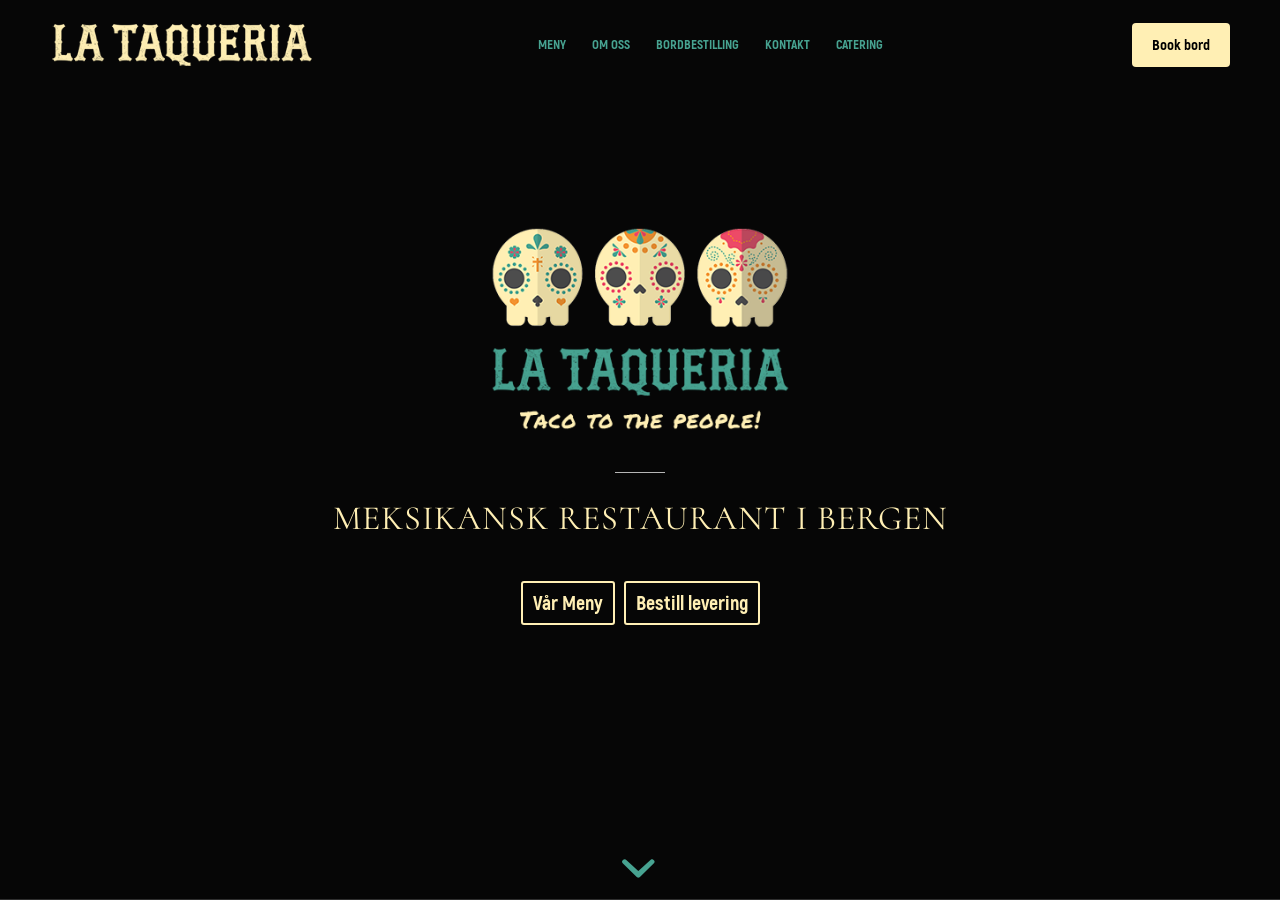
<file: hero-test.html>
<!DOCTYPE html>
<html lang="en-GB" class="html_stretched responsive av-preloader-disabled  html_header_top html_logo_left html_main_nav_header html_menu_right html_slim html_header_sticky html_header_shrinking_disabled html_mobile_menu_tablet html_header_searchicon_disabled html_content_align_center html_header_unstick_top_disabled html_header_stretch_disabled html_minimal_header html_minimal_header_shadow html_av-overlay-full html_av-submenu-noclone html_entry_id_241 av-cookies-no-cookie-consent av-default-lightbox av-no-preview">

<!-- Mirrored from www.lataqueria.no/ by HTTrack Website Copier/3.x [XR&CO'2014], Fri, 28 Aug 2026 09:14:08 GMT -->
<!-- Added by HTTrack --><meta http-equiv="content-type" content="text/html;charset=UTF-8" /><!-- /Added by HTTrack -->
<head>
<meta charset="UTF-8" />
<meta name="robots" content="index, follow" />


<!-- mobile setting -->
<meta name="viewport" content="width=device-width, initial-scale=1">

<!-- Scripts/CSS and wp_head hook -->
<title>La Taqueria &#8211; Taco to the people</title>
<meta name='robots' content='max-image-preview:large' />
<style id="wp-img-auto-sizes-contain-inline-css">
img:is([sizes=auto i],[sizes^="auto," i]){contain-intrinsic-size:3000px 1500px}
/*# sourceURL=wp-img-auto-sizes-contain-inline-css */
</style>
<link rel='stylesheet' id='avia-grid-css' href="css/grid972f.css?ver=5.0.1" media='all' />
<link rel='stylesheet' id='avia-base-css' href="css/base972f.css?ver=5.0.1" media='all' />
<link rel='stylesheet' id='avia-layout-css' href="css/layout972f.css?ver=5.0.1" media='all' />
<link rel='stylesheet' id='avia-module-button-css' href="css/buttons4d6f.css?ver=7.1" media='all' />
<link rel='stylesheet' id='avia-module-buttonrow-css' href="css/buttonrow4d6f.css?ver=7.1" media='all' />
<link rel='stylesheet' id='avia-module-catalogue-css' href="css/catalogue4d6f.css?ver=7.1" media='all' />
<link rel='stylesheet' id='avia-module-slideshow-css' href="css/slideshow4d6f.css?ver=7.1" media='all' />
<link rel='stylesheet' id='avia-module-heading-css' href="css/heading4d6f.css?ver=7.1" media='all' />
<link rel='stylesheet' id='avia-module-hr-css' href="css/hr4d6f.css?ver=7.1" media='all' />
<link rel='stylesheet' id='avia-module-iconbox-css' href="css/iconbox4d6f.css?ver=7.1" media='all' />
<link rel='stylesheet' id='avia-module-image-css' href="css/image4d6f.css?ver=7.1" media='all' />
<link rel='stylesheet' id='avia-module-masonry-css' href="css/masonry_entries4d6f.css?ver=7.1" media='all' />
<link rel='stylesheet' id='avia-siteloader-css' href="css/avia-snippet-site-preloader4d6f.css?ver=7.1" media='all' />
<link rel='stylesheet' id='avia-module-menu-css' href="css/menu4d6f.css?ver=7.1" media='all' />
<link rel='stylesheet' id='avia-module-social-css' href="css/social_share4d6f.css?ver=7.1" media='all' />
<style id="wp-emoji-styles-inline-css">

	img.wp-smiley, img.emoji {
		display: inline !important;
		border: none !important;
		box-shadow: none !important;
		height: 1em !important;
		width: 1em !important;
		margin: 0 0.07em !important;
		vertical-align: -0.1em !important;
		background: none !important;
		padding: 0 !important;
	}
/*# sourceURL=wp-emoji-styles-inline-css */
</style>
<style id="wp-block-library-inline-css">
:root{--wp-block-synced-color:#7a00df;--wp-block-synced-color--rgb:122,0,223;--wp-bound-block-color:var(--wp-block-synced-color);--wp-editor-canvas-background:#ddd;--wp-admin-theme-color:#007cba;--wp-admin-theme-color--rgb:0,124,186;--wp-admin-theme-color-darker-10:#006ba1;--wp-admin-theme-color-darker-10--rgb:0,107,160.5;--wp-admin-theme-color-darker-20:#005a87;--wp-admin-theme-color-darker-20--rgb:0,90,135;--wp-admin-border-width-focus:2px}@media (min-resolution:192dpi){:root{--wp-admin-border-width-focus:1.5px}}.wp-element-button{cursor:pointer}:root .has-very-light-gray-background-color{background-color:#eee}:root .has-very-dark-gray-background-color{background-color:#313131}:root .has-very-light-gray-color{color:#eee}:root .has-very-dark-gray-color{color:#313131}:root .has-vivid-green-cyan-to-vivid-cyan-blue-gradient-background{background:linear-gradient(135deg,#00d084,#0693e3)}:root .has-purple-crush-gradient-background{background:linear-gradient(135deg,#34e2e4,#4721fb 50%,#ab1dfe)}:root .has-hazy-dawn-gradient-background{background:linear-gradient(135deg,#faaca8,#dad0ec)}:root .has-subdued-olive-gradient-background{background:linear-gradient(135deg,#fafae1,#67a671)}:root .has-atomic-cream-gradient-background{background:linear-gradient(135deg,#fdd79a,#004a59)}:root .has-nightshade-gradient-background{background:linear-gradient(135deg,#330968,#31cdcf)}:root .has-midnight-gradient-background{background:linear-gradient(135deg,#020381,#2874fc)}:root{--wp--preset--font-size--normal:16px;--wp--preset--font-size--huge:42px}.has-regular-font-size{font-size:1em}.has-larger-font-size{font-size:2.625em}.has-normal-font-size{font-size:var(--wp--preset--font-size--normal)}.has-huge-font-size{font-size:var(--wp--preset--font-size--huge)}:root .has-text-align-center{text-align:center}:root .has-text-align-left{text-align:left}:root .has-text-align-right{text-align:right}.has-fit-text{white-space:nowrap!important}#end-resizable-editor-section{display:none}.aligncenter{clear:both}.items-justified-left{justify-content:flex-start}.items-justified-center{justify-content:center}.items-justified-right{justify-content:flex-end}.items-justified-space-between{justify-content:space-between}.screen-reader-text{word-wrap:normal!important;border:0;clip-path:inset(50%);height:1px;margin:-1px;overflow:hidden;padding:0;position:absolute;width:1px;word-break:normal!important}.screen-reader-text:focus{background-color:#ddd;clip-path:none;color:#444;display:block;font-size:1em;height:auto;left:5px;line-height:normal;padding:15px 23px 14px;text-decoration:none;top:5px;width:auto;z-index:100000}html :where(.has-border-color){border-style:solid}html :where([style^=border-color],[style*=";border-color"],[style*="; border-color"]){border-style:solid}html :where([style^=border-top-color],[style*=";border-top-color"],[style*="; border-top-color"]){border-top-style:solid}html :where([style^=border-right-color],[style*=";border-right-color"],[style*="; border-right-color"]){border-right-style:solid}html :where([style^=border-bottom-color],[style*=";border-bottom-color"],[style*="; border-bottom-color"]){border-bottom-style:solid}html :where([style^=border-left-color],[style*=";border-left-color"],[style*="; border-left-color"]){border-left-style:solid}html :where([style^=border-width],[style*=";border-width"],[style*="; border-width"]){border-style:solid}html :where([style^=border-top-width],[style*=";border-top-width"],[style*="; border-top-width"]){border-top-style:solid}html :where([style^=border-right-width],[style*=";border-right-width"],[style*="; border-right-width"]){border-right-style:solid}html :where([style^=border-bottom-width],[style*=";border-bottom-width"],[style*="; border-bottom-width"]){border-bottom-style:solid}html :where([style^=border-left-width],[style*=";border-left-width"],[style*="; border-left-width"]){border-left-style:solid}html :where(img[class*=wp-image-]){height:auto;max-width:100%}:where(figure){margin:0 0 1em}html :where(.is-position-sticky){--wp-admin--admin-bar--position-offset:var(--wp-admin--admin-bar--height,0px)}@media screen and (max-width:600px){html :where(.is-position-sticky){--wp-admin--admin-bar--position-offset:0px}}

/*# sourceURL=/wp-includes/css/dist/block-library/common.min.css */
</style>

<style id="global-styles-inline-css">
:root{--wp--preset--aspect-ratio--square: 1;--wp--preset--aspect-ratio--4-3: 4/3;--wp--preset--aspect-ratio--3-4: 3/4;--wp--preset--aspect-ratio--3-2: 3/2;--wp--preset--aspect-ratio--2-3: 2/3;--wp--preset--aspect-ratio--16-9: 16/9;--wp--preset--aspect-ratio--9-16: 9/16;--wp--preset--color--black: #000000;--wp--preset--color--cyan-bluish-gray: #abb8c3;--wp--preset--color--white: #ffffff;--wp--preset--color--pale-pink: #f78da7;--wp--preset--color--vivid-red: #cf2e2e;--wp--preset--color--luminous-vivid-orange: #ff6900;--wp--preset--color--luminous-vivid-amber: #fcb900;--wp--preset--color--light-green-cyan: #7bdcb5;--wp--preset--color--vivid-green-cyan: #00d084;--wp--preset--color--pale-cyan-blue: #8ed1fc;--wp--preset--color--vivid-cyan-blue: #0693e3;--wp--preset--color--vivid-purple: #9b51e0;--wp--preset--color--metallic-red: #b02b2c;--wp--preset--color--maximum-yellow-red: #edae44;--wp--preset--color--yellow-sun: #eeee22;--wp--preset--color--palm-leaf: #83a846;--wp--preset--color--aero: #7bb0e7;--wp--preset--color--old-lavender: #745f7e;--wp--preset--color--steel-teal: #5f8789;--wp--preset--color--raspberry-pink: #d65799;--wp--preset--color--medium-turquoise: #4ecac2;--wp--preset--gradient--vivid-cyan-blue-to-vivid-purple: linear-gradient(135deg,rgb(6,147,227) 0%,rgb(155,81,224) 100%);--wp--preset--gradient--light-green-cyan-to-vivid-green-cyan: linear-gradient(135deg,rgb(122,220,180) 0%,rgb(0,208,130) 100%);--wp--preset--gradient--luminous-vivid-amber-to-luminous-vivid-orange: linear-gradient(135deg,rgb(252,185,0) 0%,rgb(255,105,0) 100%);--wp--preset--gradient--luminous-vivid-orange-to-vivid-red: linear-gradient(135deg,rgb(255,105,0) 0%,rgb(207,46,46) 100%);--wp--preset--gradient--very-light-gray-to-cyan-bluish-gray: linear-gradient(135deg,rgb(238,238,238) 0%,rgb(169,184,195) 100%);--wp--preset--gradient--cool-to-warm-spectrum: linear-gradient(135deg,rgb(74,234,220) 0%,rgb(151,120,209) 20%,rgb(207,42,186) 40%,rgb(238,44,130) 60%,rgb(251,105,98) 80%,rgb(254,248,76) 100%);--wp--preset--gradient--blush-light-purple: linear-gradient(135deg,rgb(255,206,236) 0%,rgb(152,150,240) 100%);--wp--preset--gradient--blush-bordeaux: linear-gradient(135deg,rgb(254,205,165) 0%,rgb(254,45,45) 50%,rgb(107,0,62) 100%);--wp--preset--gradient--luminous-dusk: linear-gradient(135deg,rgb(255,203,112) 0%,rgb(199,81,192) 50%,rgb(65,88,208) 100%);--wp--preset--gradient--pale-ocean: linear-gradient(135deg,rgb(255,245,203) 0%,rgb(182,227,212) 50%,rgb(51,167,181) 100%);--wp--preset--gradient--electric-grass: linear-gradient(135deg,rgb(202,248,128) 0%,rgb(113,206,126) 100%);--wp--preset--gradient--midnight: linear-gradient(135deg,rgb(2,3,129) 0%,rgb(40,116,252) 100%);--wp--preset--font-size--small: 1rem;--wp--preset--font-size--medium: 1.125rem;--wp--preset--font-size--large: 1.75rem;--wp--preset--font-size--x-large: clamp(1.75rem, 3vw, 2.25rem);--wp--preset--spacing--20: 0.44rem;--wp--preset--spacing--30: 0.67rem;--wp--preset--spacing--40: 1rem;--wp--preset--spacing--50: 1.5rem;--wp--preset--spacing--60: 2.25rem;--wp--preset--spacing--70: 3.38rem;--wp--preset--spacing--80: 5.06rem;--wp--preset--shadow--natural: 6px 6px 9px rgba(0, 0, 0, 0.2);--wp--preset--shadow--deep: 12px 12px 50px rgba(0, 0, 0, 0.4);--wp--preset--shadow--sharp: 6px 6px 0px rgba(0, 0, 0, 0.2);--wp--preset--shadow--outlined: 6px 6px 0px -3px rgb(255, 255, 255), 6px 6px rgb(0, 0, 0);--wp--preset--shadow--crisp: 6px 6px 0px rgb(0, 0, 0);}.wp-block-button{--wp--preset--dimension--25: 25%;--wp--preset--dimension--50: 50%;--wp--preset--dimension--75: 75%;--wp--preset--dimension--100: 100%;}:root { --wp--style--global--content-size: 800px;--wp--style--global--wide-size: 1130px; }:where(body) { margin: 0; }.wp-site-blocks > .alignleft { float: left; margin-right: 2em; }.wp-site-blocks > .alignright { float: right; margin-left: 2em; }.wp-site-blocks > .aligncenter { justify-content: center; margin-left: auto; margin-right: auto; }:where(.is-layout-flex){gap: 0.5em;}:where(.is-layout-grid){gap: 0.5em;}.is-layout-flow > .alignleft{float: left;margin-inline-start: 0;margin-inline-end: 2em;}.is-layout-flow > .alignright{float: right;margin-inline-start: 2em;margin-inline-end: 0;}.is-layout-flow > .aligncenter{margin-left: auto !important;margin-right: auto !important;}.is-layout-constrained > .alignleft{float: left;margin-inline-start: 0;margin-inline-end: 2em;}.is-layout-constrained > .alignright{float: right;margin-inline-start: 2em;margin-inline-end: 0;}.is-layout-constrained > .aligncenter{margin-left: auto !important;margin-right: auto !important;}.is-layout-constrained > :where(:not(.alignleft):not(.alignright):not(.alignfull)){max-width: var(--wp--style--global--content-size);margin-left: auto !important;margin-right: auto !important;}.is-layout-constrained > .alignwide{max-width: var(--wp--style--global--wide-size);}body .is-layout-flex{display: flex;}.is-layout-flex{flex-wrap: wrap;align-items: center;}.is-layout-flex > :is(*, div){margin: 0;}body .is-layout-grid{display: grid;}.is-layout-grid > :is(*, div){margin: 0;}body{padding-top: 0px;padding-right: 0px;padding-bottom: 0px;padding-left: 0px;}:root :where(.wp-element-button, .wp-block-button__link){background-color: #32373c;border-width: 0;color: #fff;font-family: inherit;font-size: inherit;font-style: inherit;font-weight: inherit;letter-spacing: inherit;line-height: inherit;padding-top: calc(0.667em + 2px);padding-right: calc(1.333em + 2px);padding-bottom: calc(0.667em + 2px);padding-left: calc(1.333em + 2px);text-decoration: none;text-transform: inherit;}.has-black-color{color: var(--wp--preset--color--black) !important;}.has-cyan-bluish-gray-color{color: var(--wp--preset--color--cyan-bluish-gray) !important;}.has-white-color{color: var(--wp--preset--color--white) !important;}.has-pale-pink-color{color: var(--wp--preset--color--pale-pink) !important;}.has-vivid-red-color{color: var(--wp--preset--color--vivid-red) !important;}.has-luminous-vivid-orange-color{color: var(--wp--preset--color--luminous-vivid-orange) !important;}.has-luminous-vivid-amber-color{color: var(--wp--preset--color--luminous-vivid-amber) !important;}.has-light-green-cyan-color{color: var(--wp--preset--color--light-green-cyan) !important;}.has-vivid-green-cyan-color{color: var(--wp--preset--color--vivid-green-cyan) !important;}.has-pale-cyan-blue-color{color: var(--wp--preset--color--pale-cyan-blue) !important;}.has-vivid-cyan-blue-color{color: var(--wp--preset--color--vivid-cyan-blue) !important;}.has-vivid-purple-color{color: var(--wp--preset--color--vivid-purple) !important;}.has-metallic-red-color{color: var(--wp--preset--color--metallic-red) !important;}.has-maximum-yellow-red-color{color: var(--wp--preset--color--maximum-yellow-red) !important;}.has-yellow-sun-color{color: var(--wp--preset--color--yellow-sun) !important;}.has-palm-leaf-color{color: var(--wp--preset--color--palm-leaf) !important;}.has-aero-color{color: var(--wp--preset--color--aero) !important;}.has-old-lavender-color{color: var(--wp--preset--color--old-lavender) !important;}.has-steel-teal-color{color: var(--wp--preset--color--steel-teal) !important;}.has-raspberry-pink-color{color: var(--wp--preset--color--raspberry-pink) !important;}.has-medium-turquoise-color{color: var(--wp--preset--color--medium-turquoise) !important;}.has-black-background-color{background-color: var(--wp--preset--color--black) !important;}.has-cyan-bluish-gray-background-color{background-color: var(--wp--preset--color--cyan-bluish-gray) !important;}.has-white-background-color{background-color: var(--wp--preset--color--white) !important;}.has-pale-pink-background-color{background-color: var(--wp--preset--color--pale-pink) !important;}.has-vivid-red-background-color{background-color: var(--wp--preset--color--vivid-red) !important;}.has-luminous-vivid-orange-background-color{background-color: var(--wp--preset--color--luminous-vivid-orange) !important;}.has-luminous-vivid-amber-background-color{background-color: var(--wp--preset--color--luminous-vivid-amber) !important;}.has-light-green-cyan-background-color{background-color: var(--wp--preset--color--light-green-cyan) !important;}.has-vivid-green-cyan-background-color{background-color: var(--wp--preset--color--vivid-green-cyan) !important;}.has-pale-cyan-blue-background-color{background-color: var(--wp--preset--color--pale-cyan-blue) !important;}.has-vivid-cyan-blue-background-color{background-color: var(--wp--preset--color--vivid-cyan-blue) !important;}.has-vivid-purple-background-color{background-color: var(--wp--preset--color--vivid-purple) !important;}.has-metallic-red-background-color{background-color: var(--wp--preset--color--metallic-red) !important;}.has-maximum-yellow-red-background-color{background-color: var(--wp--preset--color--maximum-yellow-red) !important;}.has-yellow-sun-background-color{background-color: var(--wp--preset--color--yellow-sun) !important;}.has-palm-leaf-background-color{background-color: var(--wp--preset--color--palm-leaf) !important;}.has-aero-background-color{background-color: var(--wp--preset--color--aero) !important;}.has-old-lavender-background-color{background-color: var(--wp--preset--color--old-lavender) !important;}.has-steel-teal-background-color{background-color: var(--wp--preset--color--steel-teal) !important;}.has-raspberry-pink-background-color{background-color: var(--wp--preset--color--raspberry-pink) !important;}.has-medium-turquoise-background-color{background-color: var(--wp--preset--color--medium-turquoise) !important;}.has-black-border-color{border-color: var(--wp--preset--color--black) !important;}.has-cyan-bluish-gray-border-color{border-color: var(--wp--preset--color--cyan-bluish-gray) !important;}.has-white-border-color{border-color: var(--wp--preset--color--white) !important;}.has-pale-pink-border-color{border-color: var(--wp--preset--color--pale-pink) !important;}.has-vivid-red-border-color{border-color: var(--wp--preset--color--vivid-red) !important;}.has-luminous-vivid-orange-border-color{border-color: var(--wp--preset--color--luminous-vivid-orange) !important;}.has-luminous-vivid-amber-border-color{border-color: var(--wp--preset--color--luminous-vivid-amber) !important;}.has-light-green-cyan-border-color{border-color: var(--wp--preset--color--light-green-cyan) !important;}.has-vivid-green-cyan-border-color{border-color: var(--wp--preset--color--vivid-green-cyan) !important;}.has-pale-cyan-blue-border-color{border-color: var(--wp--preset--color--pale-cyan-blue) !important;}.has-vivid-cyan-blue-border-color{border-color: var(--wp--preset--color--vivid-cyan-blue) !important;}.has-vivid-purple-border-color{border-color: var(--wp--preset--color--vivid-purple) !important;}.has-metallic-red-border-color{border-color: var(--wp--preset--color--metallic-red) !important;}.has-maximum-yellow-red-border-color{border-color: var(--wp--preset--color--maximum-yellow-red) !important;}.has-yellow-sun-border-color{border-color: var(--wp--preset--color--yellow-sun) !important;}.has-palm-leaf-border-color{border-color: var(--wp--preset--color--palm-leaf) !important;}.has-aero-border-color{border-color: var(--wp--preset--color--aero) !important;}.has-old-lavender-border-color{border-color: var(--wp--preset--color--old-lavender) !important;}.has-steel-teal-border-color{border-color: var(--wp--preset--color--steel-teal) !important;}.has-raspberry-pink-border-color{border-color: var(--wp--preset--color--raspberry-pink) !important;}.has-medium-turquoise-border-color{border-color: var(--wp--preset--color--medium-turquoise) !important;}.has-vivid-cyan-blue-to-vivid-purple-gradient-background{background: var(--wp--preset--gradient--vivid-cyan-blue-to-vivid-purple) !important;}.has-light-green-cyan-to-vivid-green-cyan-gradient-background{background: var(--wp--preset--gradient--light-green-cyan-to-vivid-green-cyan) !important;}.has-luminous-vivid-amber-to-luminous-vivid-orange-gradient-background{background: var(--wp--preset--gradient--luminous-vivid-amber-to-luminous-vivid-orange) !important;}.has-luminous-vivid-orange-to-vivid-red-gradient-background{background: var(--wp--preset--gradient--luminous-vivid-orange-to-vivid-red) !important;}.has-very-light-gray-to-cyan-bluish-gray-gradient-background{background: var(--wp--preset--gradient--very-light-gray-to-cyan-bluish-gray) !important;}.has-cool-to-warm-spectrum-gradient-background{background: var(--wp--preset--gradient--cool-to-warm-spectrum) !important;}.has-blush-light-purple-gradient-background{background: var(--wp--preset--gradient--blush-light-purple) !important;}.has-blush-bordeaux-gradient-background{background: var(--wp--preset--gradient--blush-bordeaux) !important;}.has-luminous-dusk-gradient-background{background: var(--wp--preset--gradient--luminous-dusk) !important;}.has-pale-ocean-gradient-background{background: var(--wp--preset--gradient--pale-ocean) !important;}.has-electric-grass-gradient-background{background: var(--wp--preset--gradient--electric-grass) !important;}.has-midnight-gradient-background{background: var(--wp--preset--gradient--midnight) !important;}.has-small-font-size{font-size: var(--wp--preset--font-size--small) !important;}.has-medium-font-size{font-size: var(--wp--preset--font-size--medium) !important;}.has-large-font-size{font-size: var(--wp--preset--font-size--large) !important;}.has-x-large-font-size{font-size: var(--wp--preset--font-size--x-large) !important;}
/*# sourceURL=global-styles-inline-css */
</style>

<link rel='stylesheet' id='avia-scs-css' href="css/shortcodes972f.css?ver=5.0.1" media='all' />
<link rel='stylesheet' id='avia-popup-css-css' href="css/magnific-popup972f.css?ver=5.0.1" media='screen' />
<link rel='stylesheet' id='avia-lightbox-css' href="css/avia-snippet-lightbox972f.css?ver=5.0.1" media='screen' />
<link rel='stylesheet' id='avia-dynamic-css' href="css/enfold_childf51b.css?ver=690a1fb98a2ef" media='all' />
<link rel='stylesheet' id='avia-custom-css' href="css/custom972f.css?ver=5.0.1" media='all' />
<link rel='stylesheet' id='avia-style-css' href="css/style972f.css?ver=5.0.1" media='all' />
<link rel='stylesheet' id='avia-single-post-241-css' href="css/post-2417c08.css?ver=ver-1765986719" media='all' />
<script id="jquery-core-js" src="js/jquery.minf43b.js?ver=3.7.1"></script>
<script id="jquery-migrate-js" src="js/jquery-migrate.min5589.js?ver=3.4.1"></script>
<script id="avia-module-isotope-js" src="js/isotope4d6f.js?ver=7.1"></script>
<script id="avia-compat-js" src="js/avia-compat972f.js?ver=5.0.1"></script>




<meta name="generator" content="WordPress 7.1" />
<link rel="canonical" href="index.html" />
<link rel='shortlink' href='index.html' />
<link rel="profile" href="https://gmpg.org/xfn/11" />
<link rel="icon" href="images/favicon-300x300.png" type="image/png">
        
        
    <style type='text/css'>
@font-face {font-family: 'entypo-fontello'; font-weight: normal; font-style: normal; font-display: auto;
src: url('fonts/entypo-fontello.woff2') format('woff2'),
url('fonts/entypo-fontello.woff') format('woff'),
url('fonts/entypo-fontello.ttf') format('truetype'),
url('images/entypo-fontello.svg#entypo-fontello') format('svg'),
url('fonts/entypo-fontello.eot'),
url('fonts/entypo-fontellod41d.eot?#iefix') format('embedded-opentype');
} #top .avia-font-entypo-fontello, body .avia-font-entypo-fontello, html body [data-av_iconfont='entypo-fontello']:before{ font-family: 'entypo-fontello'; }
</style>

<!--
Debugging Info for Theme support: 

Theme: Enfold
Version: 5.0.1
Installed: enfold
AviaFramework Version: 5.0
AviaBuilder Version: 4.8
aviaElementManager Version: 1.0.1
- - - - - - - - - - -
ChildTheme: Enfold Child
ChildTheme Version: 1.0
ChildTheme Installed: enfold

ML:4294967296-PU:23-PLA:8
WP:7.1
Compress: CSS:disabled - JS:disabled
Updates: disabled
PLAu:7
-->

<style>
/* ============================================================
   Homepage: restored to the mirrored site's original dark/teal
   theme (shared Enfold + child-theme CSS colors, untouched here).
   ============================================================ */

/* --- TRANSPARENT HEADER, SOLID ON SCROLL ------------------------
   Two separate elements were solid, not one: .header_bg (fixed below)
   AND #header itself, which enfold_childf51b.css sets unconditionally
   to #header{background-color:#2f2f2f} (a page-builder header-color
   setting baked into the generated child-theme CSS, unrelated to
   av_header_transparency entirely) - that rule alone was enough to
   keep the header looking solid even with .header_bg transparent.
   .header-solid is added by the small scroll listener below once the
   page scrolls past the top, and restores both back to solid dark. */
#header {
	background-color: transparent !important;
	transition: background-color 0.3s ease;
}
#header.header-solid {
	background-color: #2f2f2f !important;
}
#header.av_header_transparency .header_bg {
	background-color: transparent !important;
	opacity: 0 !important;
	transition: background-color 0.3s ease, opacity 0.3s ease;
}
#header.av_header_transparency.header-solid .header_bg {
	background-color: #2f2f2f !important;
	opacity: 1 !important;
}
/* Enfold un-fixes the header below 990px (switches to its tablet/
   mobile hamburger nav mode: .responsive...#header{position:relative}
   at (768px, 989px) and (max-width:767px)), so it sits in normal flow
   ABOVE the hero video instead of overlaying it - no amount of
   transparency shows the video through a header that isn't over it.
   #main gets no top padding in that mode (it doesn't need any when
   the header isn't fixed), and the theme's own reset for that -
   .responsive.html_mobile_menu_tablet.html_header_top #top #main
   {padding-top:0 !important} - outranks a plain #main !important
   override (2 IDs+4 classes beats 1 ID), so match its ID count here.
   That alone still left a solid gap: #main's padding pushes EVERY
   section down including the hero, and at >=990px the hero video
   escapes that push on its own (Enfold's slideshow JS sizes/positions
   the <video> to overflow up past its section - measured top:-18px,
   height 1123px against a 911px section there) - but that JS-driven
   overflow evidently isn't recalculated for a header this width range
   never has fixed on its own, so the video stayed flush with the
   pushed-down section instead of reaching back up to y:0. Pulling the
   whole hero section up by the header's own height bypasses relying
   on that JS at all - the section (video included) starts at y:0
   again, right under the now-fixed header, at both widths. */
@media (max-width: 989px) {
	#header { position: fixed !important; }
	#top #wrap_all #main { padding-top: 90px !important; }
	#top #wrap_all #main #av_section_1 { margin-top: -90px !important; }
}
@media (max-width: 767px) {
	#top #wrap_all #main { padding-top: 80px !important; }
	#top #wrap_all #main #av_section_1 { margin-top: -80px !important; }
}
/* At >=990px the header stays properly fixed, so pulling the whole
   section up (like below 990px) isn't needed and would shift the
   vertically-centered heading/buttons up too. Only the video itself
   needs to reach y:0 - it's Enfold's own JS that's supposed to stretch
   it there (measured working at 1996px: video top:-18px, height
   1123px), but that JS apparently doesn't fire/recalculate at every
   desktop width - confirmed broken at 1024px, where the <video> had
   no inline size override at all and just filled its section exactly,
   flush with #main's 88px padding same as every section below it.
   Extending .avia-slideshow itself (the overflow:hidden boundary one
   level up from the <video>) covers both cases: where JS already
   stretches the video further, this just gives it a taller box to
   stretch within; where JS never fires, the video's own 100%/100%
   CSS sizing now resolves against this taller box on its own. */
@media (min-width: 990px) {
	#av_section_1 .avia-slideshow {
		top: -88px !important;
		height: calc(100% + 88px) !important;
	}
	/* The dark .av-section-color-overlay (opacity:0.6, sits over the
	   video for text contrast) is a normal-flow sibling, not part of
	   .avia-slideshow, so it kept the section's original y:88 top/
	   671px height while the video above stretched to y:0 - the
	   un-overlaid strip read as a bright seam where they used to line
	   up exactly. Same extension, same boundary, so they match again. */
	#av_section_1 .av-section-color-overlay {
		top: -88px !important;
		height: calc(100% + 88px) !important;
	}
}
#av_section_1 video.avia_video {
	object-fit: cover;
}

/* --- PRIMARY CTA: one filled action per button row, rest stay outline ---
   Three buttons in a row (hero, takeaway) rendered visually
   identical - nothing told the eye which action to take first. */
#top .avia-buttonrow-wrap .avia-button.avia-color-theme-color.cta-primary,
#top .avia-buttonrow-wrap .avia-button.avia-color-theme-color.cta-primary .avia_iconbox_title {
	background-color: #FFEFB4 !important;
	color: #000 !important;
}

/* Buttons measured 42px tall on mobile - just under the 44px touch minimum */
#top .avia-buttonrow-wrap .avia-button.avia-size-small {
	min-height: 44px;
	display: inline-flex;
	align-items: center;
}

/* --- NORMAL DESKTOP NAV (drop the always-on burger) --------------
   This header used Enfold's "Burger Menu" style, which forces the
   hamburger at every width via html_burger_menu / html_burger_menu_active
   on <html> (removed). Below 990px those same two classes did nothing
   anyway - separate, unconditional-within-media-query rules already
   show the burger and hide the list there - so mobile/tablet are
   unaffected. At 990px+, nav.main_menu was position:absolute;right:0,
   which collided with the equally-absolute #header-cta-btn once real
   nav items appeared; switching the row to flex fixes that without
   hand-tuned pixel offsets. HOME is dropped here only - the logo
   already links home, and the mobile burger overlay still lists it. */
@media (min-width: 990px) {
	.av-logo-container .inner-container {
		display: flex !important;
		align-items: center !important;
		justify-content: space-between !important;
	}
	nav.main_menu, .av-main-nav-wrap {
		position: static !important;
		width: auto !important;
	}
	.logo.avia-standard-logo {
		position: static !important;
	}
	#avia-menu {
		display: flex !important;
		align-items: center !important;
	}
	#avia-menu > li:first-child { display: none !important; }
}

/* --- FIXED HEADER CTA (desktop) ---------------------------------
   The header is now sticky (av_header_sticky) so this button stays
   visible at every scroll position - replaces the old CTA block that
   used to sit after the menu. Enfold's own CSS only makes #header
   position:fixed at 990px+ (it forces position:relative below that
   in two of its own media queries) - matching that breakpoint here
   so the button never appears in a header that isn't actually fixed.
   Below 990px the sticky mobile bar covers phone + booking instead. */
#header-cta-btn { display: none; }
@media (min-width: 990px) {
	#header-cta-btn {
		display: flex !important;
		align-items: center !important;
		position: static !important;
		margin-left: 24px !important;
		height: auto !important;
		min-height: 44px !important;
		line-height: normal !important;
		background-color: #FFEFB4 !important;
		color: #000 !important;
		font-weight: 600 !important;
		font-size: 15px !important;
		padding: 10px 20px !important;
		border-radius: 4px !important;
		text-decoration: none !important;
		white-space: nowrap !important;
		transition: background-color 0.25s ease, transform 0.25s ease, box-shadow 0.25s ease !important;
	}
	#header-cta-btn:hover {
		background-color: #E6B94D !important;
		color: #000 !important;
		transform: translateY(-2px);
		box-shadow: 0 8px 18px rgba(230,185,77,0.4);
	}
}

/* --- STICKY MOBILE CTA BAR ---------------------------------------
   Phone + booking reachable from anywhere on the page without opening
   the menu, for the widths the header CTA above skips (below 990px -
   matches Enfold's own sticky-header breakpoint, see comment above). */
#mobile-cta-bar { display: none; }
/* Hide while the burger overlay is open - it sat on top of the menu at z-index 100 */
html.av-burger-overlay-active #mobile-cta-bar { display: none !important; }
@media (max-width: 989px) {
	#contact { padding-bottom: calc(64px + env(safe-area-inset-bottom)) !important; }
	#mobile-cta-bar {
		display: flex;
		position: fixed;
		left: 0; right: 0; bottom: 0;
		z-index: 999;
		gap: 10px;
		background-color: #1F6B5C;
		border-top: 1px solid #FFEFB4;
		padding: 10px 12px calc(10px + env(safe-area-inset-bottom));
	}
	#mobile-cta-bar a {
		flex: 1;
		display: flex;
		align-items: center;
		justify-content: center;
		min-height: 44px;
		border-radius: 4px;
		border: 2px solid #FFEFB4;
		color: #FFEFB4;
		font-size: 15px;
		font-weight: 600;
		text-decoration: none;
	}
	#mobile-cta-bar a.cta-primary {
		background-color: #FFEFB4;
		color: #000;
	}
}

/* --- NEW SECTIONS: generous vertical breathing room --- */
#whyus, #cateringteaser, #hoursmap {
	padding: clamp(64px, 8vw, 110px) 0 !important;
}
/* Menu teaser had 40/100px section margin *plus* the shared 64-110px
   padding above stacking with #menu's own bottom padding above it -
   compounded to ~240px of empty space before the dish cards. */
#av_section_3 {
	margin-top: 20px !important;
	margin-bottom: 20px !important;
	padding: clamp(32px, 4vw, 56px) 0 !important;
}
#menu .content {
	padding-bottom: 30px !important;
}
.whyus-grid, .catering-teaser-row, .hoursmap-row { margin-top: 36px; }

/* --- MENU TEASER (3 dishes + link to /meny/) --- */
#top #av_section_3 .avia-buttonrow-wrap .avia-button {
	padding: 18px 46px !important;
	font-size: 18px !important;
	min-height: 0 !important;
}
.menu-teaser-note {
	margin: 40px 0 0;
	font-size: 15px;
	color: #ffffff;
	text-align: center;
}
.menu-teaser-grid {
	display: grid;
	grid-template-columns: 1fr;
	gap: 20px;
	max-width: 1000px;
	margin: 0 auto;
}
@media (min-width: 700px) { .menu-teaser-grid { grid-template-columns: repeat(3, 1fr); gap: 24px; } }
.menu-teaser-card {
	position: relative;
	border-radius: 8px;
	overflow: hidden;
	aspect-ratio: 4 / 5;
	transition: transform 0.3s ease, box-shadow 0.3s ease;
}
.menu-teaser-card:hover { transform: translateY(-4px); box-shadow: 0 14px 30px rgba(0,0,0,0.35); }
.menu-teaser-card img {
	width: 100%;
	height: 100%;
	object-fit: cover;
	display: block;
	transition: transform 0.4s ease;
}
.menu-teaser-card:hover img { transform: scale(1.05); }
.menu-teaser-info {
	position: absolute;
	left: 0; right: 0; bottom: 0;
	display: flex;
	align-items: baseline;
	justify-content: space-between;
	gap: 12px;
	padding: 16px;
	background: linear-gradient(to top, rgba(10,10,10,.88), rgba(10,10,10,0));
}
.menu-teaser-info h3 { margin: 0; font-size: 19px; color: #FFEFB4; font-weight: 700; }
.menu-teaser-price { font-size: 17px; color: #47a391; font-weight: 700; white-space: nowrap; }

/* --- HVORFOR LA TAQUERIA --- */
#whyus.main_color { background-color: #FBF7EE !important; background-image: none !important; border-top: none !important; }
#whyus .av-special-heading-tag { color: #4a4a4a !important; }
.whyus-grid {
	display: grid;
	grid-template-columns: 1fr;
	gap: 28px;
	max-width: 1100px;
	margin: 0 auto;
	text-align: center;
}
@media (min-width: 640px)  { .whyus-grid { grid-template-columns: repeat(2, 1fr); } }
@media (min-width: 1000px) { .whyus-grid { grid-template-columns: repeat(4, 1fr); } }
.whyus-icon { width: 40px; height: 40px; color: #1f6b5c; margin-bottom: 14px; }
.whyus-card h3 { margin: 0 0 8px; font-size: 18px; color: #4a4a4a; }
.whyus-card p { margin: 0; font-size: 15px; line-height: 1.6; color: #4a4a4a; }

/* --- CATERING TEASER --- */
#cateringteaser.main_color { background-color: #FBF7EE !important; background-image: none !important; border-top: none !important; }
#cateringteaser .av-special-heading-tag { color: #4a4a4a !important; }
#top #cateringteaser .avia-buttonrow-wrap .avia-button.avia-color-theme-color.cta-primary,
#top #cateringteaser .avia-buttonrow-wrap .avia-button.avia-color-theme-color.cta-primary .avia_iconbox_title { background-color: #1f6b5c !important; border-color: #1f6b5c !important; color: #ffffff !important; }
#top #cateringteaser .avia-button.cta-primary:hover,
#top #cateringteaser .avia-button.cta-primary:hover .avia_iconbox_title { background-color: #17544a !important; color: #ffffff !important; }
.catering-teaser-row {
	display: flex;
	flex-wrap: wrap;
	align-items: center;
	gap: clamp(28px, 4vw, 56px);
	max-width: 1100px;
	margin: 0 auto;
}
.catering-teaser-photo { flex: 1 1 380px; }
.catering-teaser-photo img { width: 100%; aspect-ratio: 4/3; object-fit: cover; border-radius: 8px; display: block; }
.catering-teaser-text { flex: 1 1 380px; }
.catering-teaser-text .av-special-heading { text-align: left; }
.catering-teaser-text p { font-size: 18px; line-height: 1.6; color: #4a4a4a; max-width: 48ch; margin: 0 0 22px; }

/* --- OM OSS: rå Enfold-kolonner er float-baserte og topp-justerte, så
   kort tekst ved siden av et 845x684-bilde etterlot et flatt mørkt felt
   under teksten hver gang raden var kortere enn bildet. Flex + center
   holder bredde/marg (47%/6%) uendret, men senterer innholdet i raden. */
#aboutus .entry-content-wrapper {
	display: flex;
	flex-wrap: wrap;
	align-items: center;
}
#aboutus {
	margin-bottom: 0 !important;
}

/* --- TAKEAWAY: av-minimum-height (removed above, in the HTML) made
   .content a vertically-centered table-cell, so the 130px huge-section
   padding never actually controlled the gap above the heading - it
   just centered the content block in whatever height min-height
   forced. With that gone this now directly shrinks the real padding. */
#takeaway .content, #takeaway .sidebar {
	padding-top: 60px !important;
	padding-bottom: 60px !important;
}



/* --- FINN OSS (anmeldelser + åpningstider + kart) --- */
#hoursmap.main_color { background-color: #FBF7EE !important; background-image: none !important; border-top: none !important; }
#hoursmap .av-special-heading-tag { color: #4a4a4a !important; }
#top #hoursmap .avia-buttonrow-wrap .avia-button.avia-color-theme-color.cta-primary,
#top #hoursmap .avia-buttonrow-wrap .avia-button.avia-color-theme-color.cta-primary .avia_iconbox_title { background-color: #1f6b5c !important; border-color: #1f6b5c !important; color: #ffffff !important; }
#top #hoursmap .avia-button.cta-primary:hover,
#top #hoursmap .avia-button.cta-primary:hover .avia_iconbox_title { background-color: #17544a !important; color: #ffffff !important; }
.hoursmap-reviews { max-width: 560px; margin: 0 auto 32px; padding-bottom: 32px; border-bottom: 1px solid rgba(0,0,0,.12); text-align: center; }
.hoursmap-reviews .avia-buttonrow-wrap { margin-top: 8px; }
.reviews-stars { display: flex; justify-content: center; gap: 6px; margin-bottom: 14px; }
.reviews-stars svg { width: 30px; height: 30px; color: #E6B94D; }
.reviews-star-partial { clip-path: inset(0 40% 0 0); opacity: .95; }
.reviews-score { font-size: 40px; font-weight: 700; color: #4a4a4a; line-height: 1; }
.reviews-score span { font-size: 17px; font-weight: 500; color: #6a6a6a; margin-left: 6px; }
.reviews-count { margin: 10px 0 26px; font-size: 16px; color: #6a6a6a; }
.hoursmap-row {
	display: flex;
	flex-wrap: wrap;
	gap: clamp(28px, 4vw, 56px);
	max-width: 1100px;
	margin: 0 auto;
	align-items: stretch;
}
.hoursmap-info { flex: 1 1 380px; }
.hoursmap-info .av-special-heading { text-align: left; }
.hoursmap-address { font-size: 18px; color: #1f6b5c; font-weight: 600; margin: 0 0 20px; }
.hoursmap-list { list-style: none; margin: 0 0 26px; padding: 0; max-width: 380px; }
.hoursmap-list li { display: flex; justify-content: space-between; gap: 12px; padding: 10px 0; border-bottom: 1px solid rgba(0,0,0,.12); font-size: 16px; color: #3a3a3a; }
.hoursmap-map { flex: 1 1 380px; border-radius: 8px; overflow: hidden; min-height: 320px; }
.hoursmap-map iframe { width: 100%; height: 100%; min-height: 320px; border: 0; display: block; filter: grayscale(0.3) contrast(1.05); }
</style>
</head>
<body data-rsssl=1 id="top" class="home wp-singular page-template-default page page-id-241 wp-theme-enfold wp-child-theme-enfold-child stretched rtl_columns av-curtain-numeric permanent-marker1-custom permanent-marker1 akrobat-extrabold-custom akrobat-extrabold  avia-responsive-images-support" itemscope="itemscope" itemtype="https://schema.org/WebPage" >
<div id='mobile-cta-bar'>
<a href='tel:40318407'>Ring oss</a>
<a href='https://booking.gastroplanner.no/lataqueria/t' class='cta-primary' target='_blank' rel='noopener noreferrer'>Book bord</a>
</div>

			<div id='wrap_all'>

	
<header id='header' class='all_colors header_color dark_bg_color av_header_transparency  av_header_top av_logo_left av_main_nav_header av_menu_right av_slim av_header_sticky av_header_shrinking_disabled av_header_stretch_disabled av_mobile_menu_tablet av_header_searchicon_disabled av_header_unstick_top_disabled av_minimal_header av_minimal_header_shadow av_bottom_nav_disabled  av_header_border_disabled'  role="banner" itemscope="itemscope" itemtype="https://schema.org/WPHeader" >

		<div  id='header_main' class='container_wrap container_wrap_logo'>

        <div class='container av-logo-container'><div class='inner-container'><span class='logo avia-standard-logo'><a href='./' class=''><img src="images/logo.png" height="100" width="300" alt='La Taqueria' title='' /></a></span><nav class='main_menu' data-selectname='Select a page'  role="navigation" itemscope="itemscope" itemtype="https://schema.org/SiteNavigationElement" ><div class="avia-menu av-main-nav-wrap"><ul role="menu" class="menu av-main-nav" id="avia-menu"><li role="menuitem" id="menu-item-788" class="menu-item menu-item-type-custom menu-item-object-custom menu-item-top-level menu-item-top-level-1"><a href="#hero" itemprop="url" tabindex="0"><span class="avia-bullet"></span><span class="avia-menu-text">HOME</span><span class="avia-menu-fx"><span class="avia-arrow-wrap"><span class="avia-arrow"></span></span></span></a></li>
<li role="menuitem" id="menu-item-600" class="menu-item menu-item-type-custom menu-item-object-custom menu-item-top-level menu-item-top-level-2"><a href="meny/" itemprop="url" tabindex="0"><span class="avia-bullet"></span><span class="avia-menu-text">MENY</span><span class="avia-menu-fx"><span class="avia-arrow-wrap"><span class="avia-arrow"></span></span></span></a></li>
<li role="menuitem" id="menu-item-602" class="menu-item menu-item-type-custom menu-item-object-custom menu-item-mega-parent  menu-item-top-level menu-item-top-level-3"><a href="#aboutus" itemprop="url" tabindex="0"><span class="avia-bullet"></span><span class="avia-menu-text">OM OSS</span><span class="avia-menu-fx"><span class="avia-arrow-wrap"><span class="avia-arrow"></span></span></span></a></li>
<li role="menuitem" id="menu-item-606" class="menu-item menu-item-type-custom menu-item-object-custom menu-item-mega-parent  menu-item-top-level menu-item-top-level-4"><a href="#takeaway" itemprop="url" tabindex="0"><span class="avia-bullet"></span><span class="avia-menu-text">BORDBESTILLING</span><span class="avia-menu-fx"><span class="avia-arrow-wrap"><span class="avia-arrow"></span></span></span></a></li>
<li role="menuitem" id="menu-item-601" class="menu-item menu-item-type-custom menu-item-object-custom menu-item-top-level menu-item-top-level-5"><a href="#contact" itemprop="url" tabindex="0"><span class="avia-bullet"></span><span class="avia-menu-text">KONTAKT</span><span class="avia-menu-fx"><span class="avia-arrow-wrap"><span class="avia-arrow"></span></span></span></a></li>
<li role="menuitem" id="menu-item-900" class="menu-item menu-item-type-custom menu-item-object-custom menu-item-top-level menu-item-top-level-6"><a href="catering/" itemprop="url" tabindex="0"><span class="avia-bullet"></span><span class="avia-menu-text">CATERING</span><span class="avia-menu-fx"><span class="avia-arrow-wrap"><span class="avia-arrow"></span></span></span></a></li>
<li class="av-burger-menu-main menu-item-avia-special ">
	        			<a href="#" aria-label="Menu" aria-hidden="false">
							<span class="av-hamburger av-hamburger--spin av-js-hamburger">
								<span class="av-hamburger-box">
						          <span class="av-hamburger-inner"></span>
						          <strong>Menu</strong>
								</span>
							</span>
							<span class="avia_hidden_link_text">Menu</span>
						</a>
	        		   </li></ul></div></nav><a href='https://booking.gastroplanner.no/lataqueria/t' id='header-cta-btn' target='_blank' rel='noopener noreferrer'>Book bord</a></div> </div> 
		<!-- end container_wrap-->
		</div>
		<div class='header_bg'></div>

<!-- end header -->
</header>

	<div id='main' class='all_colors' data-scroll-offset='0'>

	<div id='av_section_1'  class='avia-section av-jkjmqted-fdaabe9be257236f4da6bb29fe5d915c header_color avia-section-no-padding avia-no-shadow  avia-builder-el-0  el_before_av_section  avia-builder-el-first  avia-bg-style-scroll av-section-color-overlay-active av-minimum-height av-minimum-height-100  av-section-with-video-bg container_wrap fullsize'   data-av_minimum_height_pc='100' data-section-video-ratio='16:9'><div  class='avia-slideshow av_slideshow_obj-1-6a91515f6199d avia-slideshow-featured av_slideshow avia-slide-slider av-slideshow-ui av-control-default av-slideshow-manual av-loop-once av-loop-manual-endless av-default-height-applied  av-section-video-bg avia-slideshow-1' data-slideshow-options="{&quot;animation&quot;:&quot;slide&quot;,&quot;autoplay&quot;:false,&quot;loop_autoplay&quot;:&quot;once&quot;,&quot;interval&quot;:5,&quot;loop_manual&quot;:&quot;manual-endless&quot;,&quot;autoplay_stopper&quot;:false,&quot;noNavigation&quot;:false,&quot;bg_slider&quot;:false,&quot;keep_padding&quot;:false,&quot;hoverpause&quot;:false,&quot;show_slide_delay&quot;:0}"  itemprop="image" itemscope="itemscope" itemtype="https://schema.org/ImageObject" ><ul class='avia-slideshow-inner ' style='padding-bottom: 28.666666666667%;'><li  data-controls='disabled' data-mute='aviaTBaviaTBvideo_mute' data-loop='1' data-disable-autoplay=''  data-video-ratio='1.7777777777778' class='avia-slideshow-slide av_slideshow_obj-1-6a91515f6199d__0  av-video-slide  av-video-service-html5  av-hide-video-controls av-mute-video av-loop-video  av-single-slide slide-1 slide-odd'><div data-rel='slideshow-1' class='avia-slide-wrap '    itemprop="video" itemtype="https://schema.org/VideoObject" ><div class='av-click-overlay'></div><video class='avia_video'  autoplay playsinline loop preload="metadata" muted  id='player_241_1771055100_42895955'><source src="images/IMG_0169.mp4" type="video/mp4" /></video><div class="av-click-to-play-overlay"><div class="avia_playpause_icon"></div></div></div></li></ul></div><div class="av-section-color-overlay-wrap"><div class="av-section-color-overlay"></div><a href='#next-section' title='' class='scroll-down-link av-custom-scroll-down-color' aria-hidden='true' data-av_icon='' data-av_iconfont='entypo-fontello'></a><div class='container av-section-cont-open' ><main  role="main" itemprop="mainContentOfPage"  class='template-page content  av-content-full alpha units'><div class='post-entry post-entry-type-page post-entry-241'><div class='entry-content-wrapper clearfix'>
<div class='flex_column_table av-1xn9f-141c8585dcc99c202d2b7434c291b320 sc-av_one_full av-equal-height-column-flextable'><div class='flex_column av-1xn9f-141c8585dcc99c202d2b7434c291b320 av_one_full  avia-builder-el-1  avia-builder-el-no-sibling  first flex_column_table_cell av-equal-height-column av-align-middle av-animated-generic pop-up av-zero-column-padding '     ><div  class='avia-image-container av-l4v60n60-57e5482d1c893e2a41d1bb944fcf3942 av-styling- avia_animated_image av-animated-when-visible-95 fade-in avia-align-center  avia-builder-el-2  el_before_av_hr  avia-builder-el-first '   itemprop="image" itemscope="itemscope" itemtype="https://schema.org/ImageObject" ><div class="avia-image-container-inner"><div class="avia-image-overlay-wrap"><img fetchpriority="high" decoding="async" class='wp-image-623 avia-img-lazy-loading-not-623 avia_image ' src="images/hero-1.png" alt='' title=''  height="203" width="300"  itemprop="thumbnailUrl"  /></div></div></div>
<div  class='hr av-uywrd-ab3cfe807970d849ebe19e67773e4f67 hr-custom  avia-builder-el-3  el_after_av_image  el_before_av_heading  hr-center hr-icon-no'><span class='hr-inner inner-border-av-border-thin'><span class="hr-inner-style"></span></span></div>
<div  class='av-special-heading av-ljqaf6jw-4055e70777d376775cd08b1b6719a56b av-special-heading-h1 blockquote modern-quote modern-centered  avia-builder-el-4  el_after_av_hr  el_before_av_hr '><h1 class='av-special-heading-tag'  itemprop="headline"  >Meksikansk restaurant i Bergen</h1><div class="special-heading-border"><div class="special-heading-inner-border"></div></div></div>
<div  class='hr av-jkmadgt0-56-99350d566decd83514b87dbfd9688c02 hr-invisible  avia-builder-el-5  el_after_av_heading  el_before_av_buttonrow '><span class='hr-inner '><span class="hr-inner-style"></span></span></div>
<div  class='avia-buttonrow-wrap av-l4v67sot-99aa8cd1064ad3af5468898dbe561944 avia-buttonrow-center  avia-builder-el-6  el_after_av_hr  el_before_av_hr  hero_button'>
<a href='#menu'  class='avia-button av-l4v6531d-0727a0ce10e4830c8dbb89d414f40c96 avia-icon_select-no avia-size-small avia-color-theme-color'  ><span class='avia_iconbox_title' >Vår Meny</span></a>
<a href="https://wolt.com/en/nor/bergen/restaurant/la-taqueria-bergen" class="avia-button av-l4v66xjb-bb58e6fae7fe8b9553d6698907460214 avia-icon_select-no avia-size-small avia-color-theme-color" target="_blank" rel="noopener noreferrer"><span class='avia_iconbox_title' >Bestill levering</span></a>
</div>
<div  class='hr av-z1rd-b54d6ae39aa33f7c8208e468eea63d86 hr-invisible  avia-builder-el-7  el_after_av_buttonrow  avia-builder-el-last '><span class='hr-inner '><span class="hr-inner-style"></span></span></div></div></div><!--close column table wrapper. Autoclose: 1 -->

</div></div></main><!-- close content main element --></div></div></div>
</div><!-- close #main --></div><!-- close #wrap_all -->
<script id="avia-default-js" src="js/avia972f.js?ver=5.0.1"></script>
<script id="avia-shortcodes-js" src="js/shortcodes972f.js?ver=5.0.1"></script>
<script id="avia-module-slideshow-js" src="js/slideshow4d6f.js?ver=7.1"></script>
<script id="avia-module-masonry-js" src="js/masonry_entries4d6f.js?ver=7.1"></script>
<script id="avia-module-menu-js" src="js/menu4d6f.js?ver=7.1"></script>
<script id="avia-module-slideshow-video-js" src="js/slideshow-video4d6f.js?ver=7.1"></script>
<script id="avia-hamburger-menu-js" src="js/avia-snippet-hamburger-menu972f.js?ver=5.0.1"></script>
<script id="avia-parallax-js" src="js/parallax972f.js?ver=5.0.1"></script>
<script id="avia-parallax-support-js" src="js/avia-snippet-parallax972f.js?ver=5.0.1"></script>
<script id="avia-popup-js-js" src="js/jquery.magnific-popup.min972f.js?ver=5.0.1"></script>
<script id="avia-lightbox-activation-js" src="js/avia-snippet-lightbox972f.js?ver=5.0.1"></script>
<script id="avia-footer-effects-js" src="js/avia-snippet-footer-effects972f.js?ver=5.0.1"></script>
<script id="avia_blocks_front_script-js" src="js/avia_blocks_front972f.js?ver=5.0.1"></script>


<a href='#top' title='Scroll to top' id='scroll-top-link' aria-hidden='true' data-av_icon='' data-av_iconfont='entypo-fontello'><span class="avia_hidden_link_text">Scroll to top</span></a>

<div id="fb-root"></div>
<script>
(function(){
	var header = document.getElementById('header');
	if(!header) return;
	function onScroll(){
		if(window.scrollY > 40){ header.classList.add('header-solid'); }
		else{ header.classList.remove('header-solid'); }
	}
	window.addEventListener('scroll', onScroll, {passive:true});
	onScroll();
})();

/* Avia's slideshow JS calls hideSlide.trigger('pause') as part of its
   transition-init logic, which fires even with a single slide (there's
   nothing to transition to/from) and pauses the only video shortly
   after this script's own play() call - confirmed by currentTime
   advancing a moment then freezing. Despite valid autoplay/muted/
   playsinline, the hero video ends up paused on its first (dark)
   frame, making the header above it look solid instead of
   transparent-over-video. Re-playing on 'pause' undoes that. */
(function(){
	var heroVideo = document.querySelector('#av_section_1 video');
	if (!heroVideo) return;
	heroVideo.addEventListener('pause', function(){ heroVideo.play().catch(function(){}); });
	heroVideo.play().catch(function(){});
})();
</script>

</body>
</html>
</file>
<file: css/grid972f.css>
/* Table of Contents
==================================================
    #Base 960 Grid
    #Tablet (Portrait)
    #Mobile (Portrait)
    #Mobile (Landscape)
    #Clearing */
/* #Base 960 Grid
================================================== */
html { min-width: 910px; }
html.responsive { min-width: 0px; }
.boxed#top { margin: 0 auto; overflow: visible; /* position:relative; z-index: 3; */ }

.container {
  position: relative;
  width: 100%;
  margin: 0 auto;
  padding: 0px 50px;
  clear: both;
}



.inner-container{ position: relative; height:100%; width:100%; }

/*no z-index for container_wrap or fixed bgs start disapearing when other elements transition -> weird chrome bug*/
.container_wrap {
  clear: both;
  position: relative;
  /* z-index: 1; */
  border-top-style: solid;
  border-top-width: 1px;
}

.unit, .units {
  float: left;
  display: inline;
  margin-left: 50px;
  position: relative;
  z-index: 1;
  min-height: 1px;
}
.row {
  position: relative;
  margin-bottom: 20px;
  clear: both;
}



#wrap_all {
  width: 100%;
  position: static; /*fixes chrome 40 issue with fixed section bgs*/
  z-index: 2;
  overflow: hidden;
}

.boxed #wrap_all {
  overflow: visible; /*needed for cart icon */
}


/* Nested Column Classes */
body .unit.alpha, body .units.alpha, body div .first {
  margin-left: 0;
  clear: left;
}
body .unit.alpha, body .units.alpha {
  width: 100%;
}
/* Base sizes */

.container .av-content-full.units  {width: 100%}
.container .av-content-small.units {width: 73%}


.boxed#top, .html_boxed.html_header_sticky #header{ width: 1010px; }
.container{ max-width: 1010px; }


/* #Tablet (Portrait)
================================================== */
/* Note: Design for a width of 768px, Gutter: 30px, Unit: 32px */
@media only screen and (min-width: 768px) and (max-width: 989px) {
  .responsive #top { overflow-x: hidden; }
  .responsive .boxed#top ,
  .responsive.html_boxed.html_header_sticky #header{ width: 782px;}
  .responsive .container{ max-width: 782px; }
  .responsive.html_mobile_menu_tablet .boxed #wrap_all { overflow: hidden; /*needed for mobile menu scrolling */ }
}



/* All Tablets and smaller */
@media only screen and (max-width: 989px) {

	.responsive #top #wrap_all .flex_column.av-break-at-tablet,
	.responsive #top #wrap_all .av-break-at-tablet .flex_cell {
		margin: 0;
		margin-bottom: 20px;
		width: 100%;
		display: block;
	}

	.responsive #top #wrap_all .av-break-at-tablet-flextable,
	.responsive .av-layout-grid-container.av-break-at-tablet {
		display: block;
	}

	.responsive #top #wrap_all .av-break-at-tablet-flextable.av-mobile-columns-flex{
		display: flex;
		flex-direction: column;
	}

	.responsive #top #wrap_all .av-break-at-tablet-flexwrapper.av-column-wrapper-individual.av-mobile-columns-flex{
		display: flex;
		flex-direction: column;
		width: 100%;
	}

	.responsive #top #wrap_all .av-break-at-tablet-flextable.av-mobile-columns-flex.av-columns-reverse,
	.responsive #top #wrap_all .av-break-at-tablet-flexwrapper.av-column-wrapper-individual.av-mobile-columns-flex.av-columns-reverse{
		flex-direction: column-reverse;
	}

	.responsive #top #wrap_all .av-flex-cells .no_margin{
		height:auto !important;
		overflow: hidden;
	}

}


/*  #Mobile (Portrait)
================================================== */

@media only screen and (max-width: 767px) {

	.responsive .boxed #wrap_all { overflow: hidden; /*needed for mobile menu scrolling */ }
	.responsive #top { overflow-x: hidden; }
	.responsive .boxed#top, .responsive #top.boxed .stretch_full ,
	.responsive.html_boxed.html_header_sticky #header,
	.responsive.html_boxed.html_header_transparency div #header{ width: 100%; max-width: 100%; }
	.responsive #top .flex_column_table_cell{display: block;}
	.responsive #top .flex_column_table{display:block;}

	.responsive #top #wrap_all .av-mobile-columns-flex{
		display: flex;
		flex-direction: column;
		width: 100%;
	}

	.responsive #top #wrap_all .av-mobile-columns-flex.av-columns-reverse{
		flex-direction: column-reverse;
	}

	.responsive #top #wrap_all .container {
		width: 85%;
		max-width: 85%;
		margin: 0 auto;
		padding-left:0;
		padding-right:0;
		float:none;
	}
  .responsive .units, .responsive .unit {
    margin: 0;
  }

  .responsive #top .container .av-content-small, .responsive #top #wrap_all .flex_column, .responsive #top #wrap_all .av-flex-cells .no_margin {
    margin: 0;
    margin-bottom: 20px;
    width: 100%;
  }

  .responsive #top #wrap_all .av-flex-cells .no_margin{
	  display: block;
	  margin: 0;
	  height:auto !important;
	  overflow: hidden;
	  padding-left:8% !important;
	  padding-right:8% !important;
  }

  .responsive #top #wrap_all .av-flex-cells .no_margin .flex_cell_inner{
	    width: 100%;
		max-width: 100%;
		margin: 0 auto;
  }

  .responsive #top #wrap_all .av-flex-cells .no_margin.av-zero-padding{
	  padding-left:0% !important;
	  padding-right:0% !important;
  }

  .responsive #top #wrap_all .flex_column:empty{margin:0;}
}
/* #Mobile (Landscape)
================================================== */
/* Note: Design for a width of 480px */
@media only screen and (min-width: 480px) and (max-width: 767px) {

}

/* #Clearing
================================================== */
/* Self Clearing Goodness */
.container:after {
  content: "\0020";
  display: block;
  height: 0;
  clear: both;
  visibility: hidden;
}
/* Use clearfix class on parent to clear nested units,
    or wrap each row of units in a <div class="row"> */
.clearfix:before,
.clearfix:after,
.flex_column:before,
.flex_column:after,
.widget:before,
.widget:after
{
  content: '\0020';
  display: block;
  overflow: hidden;
  visibility: hidden;
  width: 0;
  height: 0;
}
.flex_column:after,
.clearfix:after {
  clear: both;
}
.row,
.clearfix {
  zoom: 1;
}
/* You can also use a <br class="clear" /> to clear units */
.clear {
  clear: both;
  display: block;
  overflow: hidden;
  visibility: hidden;
  width: 0;
  height: 0;
}
/* Columns for better content separation
================================================== */
body div .first,
body div .no_margin {
  margin-left: 0;
}
div .flex_column {
  z-index: 1;
  float: left;
  position: relative;
  min-height: 1px;
  width: 100%;
}
div .av_one_fifth {
  margin-left: 6%;
  width: 15.2%;
}
div .av_one_fourth {
  margin-left: 6%;
  width: 20.5%;
}
div .av_one_third {
  margin-left: 6%;
  width: 29.333333333333332%;
}
div .av_two_fifth {
  margin-left: 6%;
  width: 36.4%;
}
div .av_one_half {
  margin-left: 6%;
  width: 47%;
}
div .av_three_fifth {
  margin-left: 6%;
  width: 57.599999999999994%;
}
div .av_two_third {
  margin-left: 6%;
  width: 64.66666666666666%;
}
div .av_three_fourth {
  margin-left: 6%;
  width: 73.5%;
}
div .av_four_fifth {
  margin-left: 6%;
  width: 78.8%;
}
div .av_one_sixth {
  margin-left: 6%;
  width: 11.666666666666666%;
}
div .av_one_seventh {
  margin-left: 6%;
  width: 9.142857142857142%;
}
div .av_one_eighth {
  margin-left: 6%;
  width: 7.25%;
}
div .av_one_nineth {
  margin-left: 6%;
  width: 5.777777777777778%;
}
div .av_one_tenth {
  margin-left: 6%;
  width: 4.6%;
}
/* Columns for better content separation (no margin)
================================================== */
#top div .no_margin {
  margin-left: 0;
  margin-top: 0;
}
#top .no_margin.av_one_fifth {
  width: 20%;
}
#top .no_margin.av_one_fourth {
  width: 25%;
}
#top .no_margin.av_one_third {
  width: 33.3%;
}
#top .no_margin.av_two_fifth {
  width: 40%;
}
#top .no_margin.av_one_half {
  width: 50%;
}
#top .no_margin.av_three_fifth {
  width: 60%;
}
#top .no_margin.av_two_third {
  width: 66.6%;
}
#top .no_margin.av_three_fourth {
  width: 75%;
}
#top .no_margin.av_four_fifth {
  width: 80%;
}
#top .no_margin.av_one_sixth {
  width: 16.666666666666668%;
}
#top .no_margin.av_one_seventh {
  width: 14.285714285714286%;
}
#top .no_margin.av_one_eighth {
  width: 12.5%;
}
#top .no_margin.av_one_nineth {
  width: 11.11111111111111%;
}
#top .no_margin.av_one_tenth {
  width: 10%;
}

/* Columns with equal height
================================================== */

#top .flex_column_table{
	display: table;
	table-layout: fixed;
	width: 100%;
	float: left;	/* added 4.7.4.1 to fix equal height after individual height columns  */
}

#top .flex_column_table.av-equal-height-column-flextable:not(:first-child){
	margin-top: 50px;  /* added 4.7.5.1 to fix inconsistent layout equal height after individual height columns but remove when first entry  */
}

#top .flex_column_table_cell{
	float: none;
	display: table-cell;
}

#top .av-flex-placeholder{
	display: table-cell;
	width: 6%;
}

.av-align-top{ vertical-align: top; }
.av-align-middle{ vertical-align: middle; }
.av-align-bottom{ vertical-align: bottom; }

/*breaking point logic for the common  1/4 element in ipads. makes sure that it converts to a 1/2 element in most cases*/
@media only screen and (min-width: 768px) and (max-width: 989px) {
	.responsive .av_one_fourth.first.el_before_av_one_fourth.flex_column_div,
	.responsive .av_one_fourth.first + .av_one_fourth.flex_column_div,
	.responsive .av_one_fourth.first + .av_one_fourth + .av_one_fourth.flex_column_div,
	.responsive .av_one_fourth.first + .av_one_fourth + .av_one_fourth + .av_one_fourth.flex_column_div,
	.responsive .av_one_half.first + .av_one_fourth.el_before_av_one_fourth.flex_column_div,
	.responsive .av_one_half.first + .av_one_fourth.el_before_av_one_fourth + .av_one_fourth.flex_column_div,
	.responsive .avia-content-slider-inner .av_one_fourth.flex_column_div{
		margin-left: 4%;
		width: 48%;
	}

	/* added 4.8.9.1  broken layout with 25% width  https://kriesi.at/support/topic/4-column-layout-issues-on-ipad/  */
	.responsive #top .no_margin.av_one_fourth{
		margin-left: 0;
		width: 50%;
	}

	.responsive .av_one_fourth.first.el_before_av_one_fourth.flex_column_div,
	.responsive .av_one_fourth.first + .av_one_fourth + .av_one_fourth.flex_column_div,
	.responsive .av_one_half.first + .av_one_fourth.el_before_av_one_fourth.flex_column_div,
	.responsive .av_one_fourth.first + .av_one_fourth + .av_one_half.flex_column_div,
	.responsive .avia-content-slider-inner .av_one_fourth.first.flex_column_div{
		margin-left: 0%;
		clear: both;
	}

	.responsive .av_one_half.first.el_before_av_one_fourth.flex_column_div,
	.responsive .av_one_fourth.first + .av_one_fourth + .av_one_half.flex_column_div{
		width: 100%;
	}

	.responsive .av_one_half.first + .av_one_fourth.flex_column_div,
	.responsive .av_one_half.first + .av_one_fourth + .av_one_fourth.flex_column_div,
	.responsive .av_one_fourth.first + .av_one_fourth + .av_one_fourth.flex_column_div,
	.responsive .av_one_fourth.first + .av_one_fourth + .av_one_fourth + .av_one_fourth.flex_column_div,
	.responsive .av_one_fourth.first + .av_one_fourth + .av_one_half.flex_column_div{
		margin-top: 30px;
	}
}
</file>
<file: css/base972f.css>
/* Table of Content
==================================================
	#Reset & Basics
	#Basic Styles
	#Site Styles
	#Typography
	#Links
	#Lists
	#Images
	#Buttons
	#Forms
	#Table
	#Misc
    #WordPress Generated Generics
    #print styles
*/

/* #Reset & Basics (Inspired by E. Meyers)
================================================== */
	html, body, div, span, applet, object, iframe, h1, h2, h3, h4, h5, h6, p, blockquote, pre, a, abbr, acronym, address, big, cite, code, del, dfn, em, img, ins, kbd, q, s, samp, small, strike, strong, sub, sup, tt, var, b, u, i, center, dl, dt, dd, ol, ul, li, fieldset, form, label, legend, table, caption, tbody, tfoot, thead, tr, th, td, article, aside, canvas, details, embed, figure, figcaption, footer, header, hgroup, menu, nav, output, ruby, section, summary, time, mark, audio, video{
		margin: 0;
		padding: 0;
		border: 0;
		font-size: 100%;
		font: inherit;
		vertical-align: baseline; }
	article, aside, details, figcaption, figure, footer, header, hgroup, menu, nav, section {
		display: block; }

	body {
		line-height: 1em; }
	ol, ul {
		list-style: none; }
	.special-quote {
		quotes: none; }
	.special-quote:before, .special-quote:after {
		content: '';
		content: none; }
	table {
		border-collapse: collapse;
		border-spacing: 0; }
    * { -moz-box-sizing: border-box;
        -webkit-box-sizing: border-box;
        box-sizing: border-box; }

/* #Basic Styles
================================================== */

	html.responsive, .responsive body{
		overflow-x: hidden;

	}

	body {
		font: 13px/1.65em "HelveticaNeue", "Helvetica Neue", Helvetica, Arial, sans-serif;
		color: #444;
		-webkit-text-size-adjust: 100%;
 }




/* #Typography
================================================== */

	/*font-stacks*/
	.arial-websave{			font-family: Arial, Helvetica, Helvetica Neue, HelveticaNeue, Verdana, sans-serif;	}
	.arial-black-websave{	font-family: Arial Black, Arial Bold, Gadget, sans-serif;	}
	.arial-narrow-websave{	font-family: Arial Narrow, Arial, sans-serif;  }
	.helvetica-websave{		font-family: Helvetica, "HelveticaNeue", "Helvetica Neue", Arial, Verdana, sans-serif;	}
	.helvetica-neue-websave{font-family: "HelveticaNeue", "Helvetica Neue", Helvetica, Arial, Verdana, sans-serif;	}
	.lucida-sans-websave{	font-family:"Lucida Sans", "Lucida Grande", "Lucida Sans Unicode", Helvetica, Helvetica Neue, HelveticaNeue, Arial, sans-serif;  }
	.tahoma-websave{		font-family: Tahoma, Verdana, Segoe, sans-serif;  }
	.trebuchet-ms-websave{	font-family: Trebuchet MS, Lucida Grande, Lucida Sans Unicode, Lucida Sans, Tahoma, sans-serif;  }
	.verdana-websave{		font-family: Verdana, Arial, Helvetica, Geneva, sans-serif;	}	
	.georgia-websave{		font-family:"Georgia", "Times New Roman", Times, serif;	}
	.lucida-bright-websave{ font-family: Lucida Bright, Georgia, serif; }
	.palatino-websave{		font-family: Palatino, Palatino Linotype, Palatino LT STD, Book Antiqua, Georgia, serif; }
	.times-new-roman-websave{	font-family: TimesNewRoman, Times New Roman, Times, Baskerville, Georgia, serif;  }
	.courier-new-websave{	font-family: Courier New, Courier, Lucida Sans Typewriter, Lucida Typewriter, monospace; }
	.lucida-sans-typewriter-websave{	font-family: Lucida Sans Typewriter, Lucida Console, monaco, Bitstream Vera Sans Mono, monospace; }
	.copperplate-websave{	font-family: Copperplate, Copperplate Gothic Light, fantasy; }
	.papyrus-websave{		font-family: Papyrus, fantasy;  }
	.brush-script-mt-websave{	font-family: Brush Script MT, cursive;  }
	
	/*default*/
	h1, h2, h3, h4, h5, h6 {
	/*	font-family: "Georgia", "Times New Roman", Helvetica, Arial, sans-serif; */
		font-weight: 600; }
	#top h1 a, #top h2 a, #top h3 a, #top h4 a, #top h5 a, #top h6 a { font-weight: inherit; text-decoration: none; color: inherit; }
	#top h1 strong, #top h2 strong, #top h3 strong, #top h4 strong, #top h5 strong, #top h6 strong { color: inherit; }
	h1 { font-size: 34px; line-height: 1.1em; margin-bottom: 14px;}
	h2 { font-size: 28px; line-height: 1.1em; margin-bottom: 10px; }
	h3 { font-size: 20px; line-height: 1.1em; margin-bottom: 8px; } /*28*/
	h4 { font-size: 18px; line-height: 1.1em; margin-bottom: 4px; } /*21*/
	h5 { font-size: 16px; line-height: 1.1em; }						/*17*/
	h6 { font-size: 14px; line-height: 1.1em; }

	 .flex_column h1 a:hover, .flex_column h2 a:hover, .flex_column h3 a:hover, .flex_column h4 a:hover, .flex_column h5 a:hover, .flex_column h6 a:hover{text-decoration: underline;}

	p + h1, p + h2, p + h3, p + h4, p + h5, p + h6{
	margin-top:1.5em;
	}

	p { margin: 0.85em 0; }
	p img { margin: 0; }
	p.lead { font-size: 21px; line-height: 27px;   }

	em { font-style: italic; }
	strong, b{ font-weight: bold;  }
	small { font-size: 80%; }

	hr { border: solid #ddd; border-width: 1px 0 0; clear: both; margin: 10px 0 30px; height: 0; }

	/*	Blockquotes  */

	blockquote{
	border-left-style:solid;
	border-left-width:7px;
	padding-left:20px;
	margin-bottom:1em;
	margin-right:1em;
	font-size: 1.235em;
    line-height: 1.5em;
	}

	blockquote small, blockquote cite, blockquote small a, blockquote cite a, blockquote a small, blockquote a cite{font-size: 12px;}
	
	mark{ background-color: transparent; color:inherit; }

/* #Links
================================================== */
	a { text-decoration: none; outline: 0; max-width:100%; max-width:none\9; }
	a:hover, a:focus, a:visited { outline: 0; text-decoration: underline;}
	p a, p a:visited { line-height: inherit; }
	a.avianolink, .avianolink a{cursor: default;}
	#top .avia_hidden_link_text{display: none;}


/* #Lists
================================================== */
	ul, ol { margin-bottom: 20px;  }
	ul { list-style: none outside; margin-left: 7px;}
	ol { list-style: decimal; margin-left: 15px; }
	ol, ul.square, ul.circle, ul.disc { }
	ul.square { list-style: square outside; }
	ul.circle { list-style: circle outside; }
	ul.disc, .entry-content-wrapper ul { list-style: disc outside; }
	ul ul, ul ol,
	ol ol, ol ul { margin: 4px 0 5px 30px;  }
	ul ul li, ul ol li,
	ol ol li, ol ul li { margin-bottom: 6px; }

	.entry-content-wrapper li {  margin-left: 1em; padding:3px 0;}
	.entry-content-wrapper div li { text-indent: 0; }
	.entry-content-wrapper .borderlist>li:first-child {  border-top:1px solid; }
	.entry-content-wrapper .borderlist>li { border-bottom:1px solid; padding: 5px 0; list-style-position: outside; margin:0;}

/* #Images
================================================== */

	img, a img {
		border:none;
		padding: 0;
		margin:0;
		display:inline-block;
		max-width: 100%;
		height:auto;
	}
	
	/* Hide Image Copyright everywhere by default  */
	small.avia-copyright{
		display: none;
	}


/* #Buttons
================================================== */

	input[type="submit"], #submit, .button{
		padding:9px 22px;
		cursor:pointer;
		border:none;
		 -webkit-appearance: none;
		 border-radius: 0px;
	}
	
	
/* #Icons
================================================== */	
[data-av_icon]:before {
 -webkit-font-smoothing: antialiased;
 -moz-osx-font-smoothing: grayscale;
  font-weight: normal;
  content: attr(data-av_icon);
  speak: never;
}


/* #Forms
================================================== */

	#top form {
		margin-bottom: 20px; }
	#top fieldset {
		margin-bottom: 20px; }
	#top .input-text,
	#top input[type="text"],
	#top input[type="input"],
	#top input[type="password"],
	#top input[type="email"],
	#top input[type="number"],
    #top input[type="url"],
    #top input[type="tel"],
    #top input[type="search"],
	#top textarea,
	#top select {
		 -webkit-appearance: none;
		border: 1px solid #e1e1e1;
		padding: 8px 6px;
		outline: none;
		font: 1em "HelveticaNeue", "Helvetica Neue", Helvetica, Arial, sans-serif;
		color: #777;
		margin: 0;
		width: 100%;
		display: block;
		margin-bottom: 20px;
		background: #fff;
		border-radius: 0px;
		}

	#top input[type="text"]:focus,
	#top input[type="password"]:focus,
	#top input[type="email"]:focus,
	#top input[type="number"]:focus,
    #top input[type="url"]:focus,
    #top input[type="tel"]:focus,
    #top input[type="search"]:focus,
	#top textarea:focus {
		box-shadow: 0px 0px 2px 0px rgba(0,0,0,0.2);
 		color: #555;
		}
	#top textarea {
		min-height: 60px; line-height:1.5em;}
	#top label{
		font-weight: bold;
		font-size: 0.92em;  }
	#top legend {
		display: block;
		font-weight: normal;
		font-size: 1.2em;  }
	#top select {
		width: 100%; }
	#top input[type="checkbox"] {
		display: inline; }
	#top label span,
	#top legend span {
		font-weight: normal;
		font-size: 13px;
		color: #444; }

	#top textarea{width:100%;}


#top #wrap_all .valid .text_input, #top #wrap_all .valid .text_area, #top #wrap_all .valid .select{border:1px solid #9AA600;} /*#70A41B*/
#top #wrap_all .error .text_input, #top #wrap_all .error .text_area, #top #wrap_all .error .select{border:1px solid #DF653E;}
#top #wrap_all .ajax_alert .text_input, #top #wrap_all .ajax_alert .text_area, #top #wrap_all .ajax_alert .select{border:1px solid #ffb628;}
#top #wrap_all .valid  .input_checkbox_label{color:#9AA600;}
#top #wrap_all .error  .input_checkbox_label{color:#DF653E;}

/* #Table
================================================== */
table {
	width: 100%;
	padding: 0;
	margin: 0 0 20px 0;
	font-size: 13px;
}

table caption {
	padding: 0 0 5px 0;
	width: auto;
	font-style:italic;
	text-align: right;
	font-size: 12px;
}

th {
	font-weight:bold;
	letter-spacing: 1.5px;
	text-transform: uppercase;
	text-align: left;
	padding: 9px 12px;
	border-style: solid;
	border-width: 1px;
	border-left:none;
	border-top:none;
}

td {
	font-size: 13px;
	padding: 9px 12px;
	border-style: solid;
	border-width: 1px;
	border-left:none;
	border-top:none;
}

tr th:first-child, tr td:first-child{
	border-left-style: solid;
	border-left-width: 1px;
}

tr:first-child th, tr:first-child td{
	border-top-style: solid;
	border-top-width: 1px;
}

#top th.nobg {
	background: none;
	border-top: 0;
}


/* #Other elements
================================================== */

/*code*/
pre{
clear:both;
border-style: solid;
border-width: 1px;
overflow:auto;
padding:2em;
line-height: 2em;
font-size: 12px;
background-image: -webkit-linear-gradient(rgba(0, 0, 0, .05) 50%, transparent 50%, transparent);
background-image: -moz-linear-gradient(rgba(0, 0, 0, .05) 50%, transparent 50%, transparent);
background-image: linear-gradient(rgba(0, 0, 0, .05) 50%, transparent 50%, transparent);
background-size: 100% 4em;
font-family: Monaco, "Andale Mono", "Courier New", Courier, monospace;
-webkit-transition: all ease-in-out 0.5s;
-moz-transition: all ease-in-out 0.5s;
transition: all ease-in-out 0.5s;
margin-bottom: 30px;
position: relative;
left:0;
text-transform: none;
width:100%;
}

code{
font-family: Monaco, "Andale Mono", "Courier New", Courier, monospace;
}

iframe, object, embed{
max-width:100%;
}

/* misc text styles */
sup{
vertical-align: super;
font-size: smaller;
}

sub{
vertical-align: sub;
font-size: smaller;
}


/* #Misc
================================================== */
	.hidden { position: absolute; top:0; visibility: hidden;}
	.floatleft{float:left;}
	.floatright{float:right;}
	.clearboth{clear:both;}
	.special_amp{font-family: "Baskerville", "Palatino Linotype", "Palatino", "Times New Roman", serif; font-style: italic; font-size: 1.3em; line-height: 0.5em; font-weight:normal;}
	#top .noborder, #top .noborder img{border:none;padding:0;background: transparent;}
	.bg_container{
	background-position: center center; background-attachment: fixed; background-repeat: no-repeat; background-size: cover;
	height:100%; width:100%; position: fixed; z-index: -1; top:0; left:0;
	}

	.image-overlay{position: absolute; background: #fff; z-index: 300; height:100%; width:100%; opacity: 0; filter:alpha(opacity=0);}
	.avia_transform a .image-overlay{  -webkit-transition: opacity 0.4s ease-in-out; -moz-transition: opacity 0.4s ease-in-out; transition: opacity 0.4s ease-in-out; }

	.avia_transform a:hover .image-overlay{opacity: 0.7 !important;}
	.image-overlay .image-overlay-inside{height:100%; width:100%; position: absolute; left:0; top:0; }
	.image-overlay .image-overlay-inside:before{position: absolute; border-radius: 50px; background: #000; height:80px; width:80px; line-height:80px; left:50%; top:50%; margin: -40px 0 0 -40px; z-index: 500; text-align: center; color:#fff;}
	.image-overlay .image-overlay-inside:before{content:"\E869"; font-family: 'entypo-fontello'; font-size: 18px; font-weight: normal; }
	.image-overlay.overlay-type-extern .image-overlay-inside:before{content:"\E832";}
	.image-overlay.overlay-type-video .image-overlay-inside:before{content:"\E897";}
	#top .hide-inner-overlay .image-overlay-inside{display: none;}

/* #WordPress Generated Generics
================================================== */

/*img alignment*/
body .alignleft,  .entry-content-wrapper a:hover .alignleft{ float:left; margin:4px 10px 0px 0;  display: block; position: relative; }
body .alignright,  .entry-content-wrapper a:hover .alignright { float:right;margin:4px 0px 0px 10px;display: block; position: relative; }
body .aligncenter,  .entry-content-wrapper a:hover .aligncenter{ clear:both; display:block; margin:10px auto; padding: 10px 0; position: relative; }
.alignleft img, .alignright img{ display:block; }


/*gallery*/
#top .gallery a, #top .gallery a img{
border:none;
max-width: 100%;
display: block;
position: relative;
}

#top .gallery .gallery-item{
margin:1px 1px 0 0;
width:80px;
height:80px;
padding:0;
}

#top .gallery-caption{
display: none;
}

.bypostauthor{

}

.gallery-icon{
margin:0;
}

.gallery-item{
margin:0;
}

.avia_textblock .gallery p{display:none;}

/*image captions*/
div .wp-caption{
max-width:100%;
font-size: 11px;
font-style: italic;
border-width:1px;
border-style: solid;
margin:5px 15px 10px 0;
position: relative;
}

#top .wp-caption img {
border:medium none;
display:block;
padding:5px;
margin:0;
width:100%;
}

.wp-caption-text, #top .wp-caption .wp-caption-dd{
display:block;
font-size:11px;
font-style:italic;
margin:0 auto;
padding:3px 10px 5px;
text-align:center;
font-family: Georgia,"Times New Roman";
float: none;
}

#top .wp-caption.aligncenter{
margin:5px auto 10px auto;
padding:0;
}

#top .wp-caption.alignright{
margin: 4px 0px 0px 10px;
}

/*smiley image*/
#top .wp-smiley{
display:inline-block;
border:none;
}

/*calendar table*/
#wp-calendar td, #wp-calendar th{
text-align: center;
font-size: 11px;
padding: 3px;
}




@media only screen and (min-width: 990px){

.responsive.av-no-preview #top #wrap_all .av-desktop-hide,
.responsive.av-no-preview #top #wrap_all .av-desktop-font-size-hidden,
.responsive.av-no-preview #top #wrap_all .av-desktop-font-size-title-hidden{display:none;}

}

/* Tablet Portrait size to standard 960 (devices and browsers) */
@media only screen and (min-width: 768px) and (max-width: 989px) {
	
.responsive.av-no-preview #top #wrap_all .av-medium-hide,
.responsive.av-no-preview #top #wrap_all .av-medium-font-size-hidden,
.responsive.av-no-preview #top #wrap_all .av-medium-font-size-title-hidden{display:none;}	

}


/* Mobile Landscape Size to Tablet Portrait (devices and browsers) */
@media only screen and (min-width: 480px) and (max-width: 767px) {
.responsive.av-no-preview #top #wrap_all .av-small-hide,
.responsive.av-no-preview #top #wrap_all .av-small-font-size-hidden,
.responsive.av-no-preview #top #wrap_all .av-small-font-size-title-hidden{display:none;}	
}

/* Mobile Portrait Size to Mobile Landscape Size (devices and browsers) */
@media only screen and (max-width: 479px) {

.responsive.av-no-preview #top #wrap_all .av-mini-hide,
.responsive.av-no-preview #top #wrap_all .av-mini-font-size-hidden,
.responsive.av-no-preview #top #wrap_all .av-mini-font-size-title-hidden{display:none;}

}





/* Print Styles
================================================== */
@media print{
.page-break{display:block;page-break-before:always}
p,a,strong{color:#000!important}
a{text-decoration:underline}
.entry-content a:after{content:" [" attr(href) "] "}
.related_posts a:after{content:attr(title)}
.container{width:100%}
#top{overflow-x:hidden}
.boxed#top{width:100%}
.container{width:100%;margin:0 auto}
.units,.unit{margin:0}
.container .one.unit,.container .one.units,.container .two.units,.container .three.units,.container .four.units,.container .five.units,.container .six.units,.container .seven.units,.container .eight.units,.container .nine.units,.container .ten.units,.container .eleven.units,.container .twelve.units,#top .flex_column{margin:0;margin-bottom:20px;width:100%}
#top.boxed .stretch_full{width:100%}
#top .offset-by-one,#top .offset-by-two,#top .offset-by-three,#top .offset-by-four,#top .offset-by-five,#top .offset-by-six,#top .offset-by-seven,#top .offset-by-eight,#top .offset-by-nine,#top .offset-by-ten,#top .offset-by-eleven{padding-left:0}
.avia-section-large .content,.avia-section-large .sidebar{padding-top:2%;padding-bottom:2%}
#top .flex_column.av_one_half{width:48%}
#top .flex_column.av_one_half.first{padding-right:2%}
.fixed_header #header,.html_header_top.html_header_sticky #header{position:relative;top:0}
.fixed_header #main{padding-top:0}
#header_main{border-bottom:0}
nav,#footer,#scroll-top-link,#av-cookie-consent-badge,.image-overlay,#top #main .sidebar,#commentform,.comment_container .miniheading,.comment_container .minitext,#top .avia-post-nav{display:none}
.avia-shadow{box-shadow:inset 0 0 0 rgba(0,0,0,0)}
.grid-entry .inner-entry{margin-right:0;box-shadow:0 0 0 0 rgba(0,0,0,0);box-shadow:0 0 0 0 rgba(0,0,0,0)}
.content{border:0}
.boxed .container{margin:0}
.avia-layerslider,.avia-fullwidth-slider{display:none}
.avia_transform .avia-icon-list .iconlist_icon{opacity:1;-moz-transform:scale(1);-webkit-transform:scale(1);transform:scale(1)}
#top .tab_titles{display:none}
#top .tabcontainer .tab.fullsize-tab{display:block;border-bottom:none}
#top .tab_content{display:block;visibility:visible;z-index:3;position:relative;overflow:auto;border-style:solid;border-width:1px;border-radius:2px;left:0;width:auto;background-color:#fcfcfc;color:#666}
#top .tab_inner_content{left:0}
#top .toggle_wrap{visibility:visible;display:block;position:static}
.grid-sort-container{width:60%;margin:0 auto}
#top .isotope-item{position:initial!important;top:0!important;left:0!important;-webkit-transform:translate3d(0,0,0)!important}
.avia-progress-bar{margin:5px 0;border:1px solid #555!important;border-radius:3px!important}
.avia-progress-bar .progress{box-shadow:inset 0 0 0 0 rgba(0,0,0,0)!important;border:0!important}
.avia-progress-bar div.progress .bar{border:0 solid;border-right:1px solid #555!important;border-radius:0}
.avia-testimonial-image{margin:0;width:100%;float:none;text-align:center;margin-bottom:15px;height:auto}
.avia-grid-testimonials .avia-testimonial-meta{margin-left:0}
body div .avia-testimonial{display:block;float:left}
.avia_transform .avia-testimonial .avia-testimonial-image{opacity:1;-webkit-transform:scale(1);-moz-transform:scale(1);transform:scale(1)}
.avia_transform .avia-gallery-thumb img{opacity:1}
}
</file>
<file: css/layout972f.css>
/* Table of Content
======================================================================================================================================================
	#Site Styles
	#Blog Styles
	#Page Styles
	#Post Formats
	#Widget & Sidebar
	#Footer & #Socket
	#Comment
	#CSS Animations
	#Media Queries
	*/

/* ======================================================================================================================================================
#Site Styles
====================================================================================================================================================== */

#header{
position: relative;
z-index: 501; /*(issues/769)*/
width:100%;
background: transparent;
}


#header_main .container, .main_menu ul:first-child > li a{ height:88px; line-height: 88px; }


/* sticky variation*/
.html_header_top.html_header_sticky #main{ padding-top:88px; }
.html_header_top.html_header_transparency #header{ position: absolute; }
.html_header_top.html_header_sticky #header{ position: fixed; }
.html_header_top.html_header_sticky.html_bottom_nav_header #main{ padding-top:140px; }
.html_bottom_nav_header .avia-search-tooltip { top: 101% !important; margin-left: -130px; }
.html_header_top.html_header_sticky.html_header_unstick_top .header-scrolled-full#header {  }


/*big header*/
.html_header_top.html_header_sticky.html_large #main{ padding-top:116px; }
.html_header_top.html_header_sticky.html_large #header_main .container, .html_header_top.html_header_sticky.html_large.html_main_nav_header .main_menu ul:first-child > li a { height: 116px; line-height: 116px; }
.html_header_top.html_header_sticky.html_large.html_bottom_nav_header #main{ padding-top:168px; }

/* stretched variation*/
.html_header_top #top .av_header_stretch .container{width:96%; padding:0; max-width: 100%;}

/*logo + position variation*/
.html_header_top #top .av_logo_right .logo{ left:auto; right:0; }
.html_header_top #top .av_menu_left .main_menu{left:0px; right:auto;}
.html_header_top.html_main_nav_header #top .av_menu_left .main_menu{left:-13px; right:auto;}

.html_header_top .av_bottom_nav_header #header_main_alternate .main_menu ul:first-child > li > a { height:50px; line-height: 50px;}
.html_header_top .av_bottom_nav_header .av-logo-container .main_menu{display:none;}

.html_header_top.html_bottom_nav_header #header_main{ z-index: 3; }
.html_header_top.html_bottom_nav_header #header_main_alternate .main_menu{ clear: both; position: relative; line-height: 40px; height: 100%; width:100%; float:left; }
.html_header_top.html_bottom_nav_header #header_main_alternate .main_menu>div,
.html_header_top.html_bottom_nav_header #header_main_alternate .main_menu ul:first-child{width:100%; height:50px;}
.html_header_top.html_bottom_nav_header #header_main_alternate .main_menu ul:first-child>li:hover{z-index: 1000; position: relative;}
.html_header_top.html_bottom_nav_header #header_main_alternate .main_menu .menu-item-search-dropdown{float:right;}

#header_main_alternate{ z-index: 2;}
#header #header_main_alternate .container{max-height: none; height:auto;}
#header_main_alternate .main_menu .menu li ul ul { left: 207px; }
#header_main_alternate .avia_mega_div{ right:auto;left:0;}



.html_header_top.html_logo_center .main_menu{text-align: center;}
.html_header_top.html_logo_center #header_main_alternate .main_menu ul:first-child{display: inline-block; width:auto;  position: static;}
.html_header_top.html_logo_center .logo{ left:50%;
-webkit-transform: 	translate(-50%, 0);
-ms-transform: 		translate(-50%, 0);
transform: 			translate(-50%, 0);
}

.avia-msie-8 .logo img,
.avia-msie-8 .logo svg{
	height: 100%;
}
.avia-msie-8.html_header_top.html_logo_center .logo { left:46%; /*ie8 rule for somewhat centering the logo*/}

.html_header_top.html_bottom_nav_header.html_logo_right .main_menu ul:first-child{width:auto; float:right;}
.html_header_top.html_bottom_nav_header.html_logo_right .main_menu ul:first-child{width:auto; float:right;}

/*top bar variation*/
.html_header_top.html_header_topbar_active.html_header_sticky #top #main{ padding-top:119px; }
.html_header_top.html_header_topbar_active.html_header_sticky.html_large #top #main{ padding-top:147px; }
.html_header_top.html_header_topbar_active.html_header_sticky.html_bottom_nav_header #top #main{ padding-top:170px; }
.html_header_top.html_header_topbar_active.html_header_sticky.html_large.html_bottom_nav_header #top #main{ padding-top:198px; }

/*top bar element alignment*/
.av_icon_active_left .social_bookmarks{ float: left; }
.av_icon_active_right .social_bookmarks{ float: right; }
.av_secondary_right .sub_menu{float:right;}
.av_phone_active_left .phone-info{ float: left; }
.av_phone_active_right .phone-info{ float: right; }


/*header with social icons and bottom nav */

.phone-info {
float: left;
font-weight: bold;
line-height: 20px;
font-size: 11px;
padding:5px 0;
}

.phone-info div{ display: inline-block; line-height: 1em;}

.av_secondary_left .sub_menu>ul>li:last-child, .av_secondary_left .sub_menu>div>ul>li:last-child{ border:none; padding-right: 0;}
.av_secondary_right .sub_menu>ul>li:last-child, .av_secondary_right .sub_menu>div>ul>li:last-child{ border:none; margin-right: 0px; padding-right:0; padding-left:10px;}

.av_secondary_left .sub_menu>ul>li:first-child{padding-left:0;}
.av_icon_active_left.av_secondary_left .sub_menu>ul>li:first-child{padding-left:10px;}
.av_icon_active_right.av_secondary_right .sub_menu>ul>li:first-child{padding-left:10px;}


.av_secondary_right .sub_menu{padding-left:10px;}
.av_icon_active_right .social_bookmarks{padding-left:20px;}

.av_secondary_left .sub_menu{padding-right:10px;}

/* .html_boxed.html_header_sticky #header{ width:auto; } */
.html_boxed #main {position: static; /*necessary for boxed layout + fix bg sections */ overflow: hidden; }
.html_logo_right.html_bottom_nav_header #header_main .social_bookmarks{right:auto; left:0;}



/*header with social icons and main nav */

#top nav .social_bookmarks{
position: relative;
top: 50%;
margin-top: -16px;
right: 0;
overflow: hidden;
clear: none;
float: left;
}

.avia-menu.av_menu_icon_beside{padding-right:25px; margin-right:25px; border-right-width: 1px; border-right-style: solid;
	-webkit-transition: border-color 0.2s ease-in-out;
	transition: border-color 0.2s ease-in-out;
}
.fallback_menu + .social_bookmarks { padding-left: 18px; }

#header_meta{
border-top:none;
z-index: 10;
min-height: 30px;
border-bottom-style: solid;
border-bottom-width: 1px;
margin-bottom:-1px;
}

#header_meta .container{min-height: 30px;}

#header_main{
border-bottom-width: 1px;
border-bottom-style: solid;
z-index: 1;
}

#header.shadow{box-shadow:0px 0px 3px rgba(0, 0, 0, 0.2);}

.header_bg{
position: absolute;
top:0;
left:0;
width:100%;
height:100%;
opacity:0.95;
filter:alpha(opacity=95); /* For IE8 and earlier */
z-index: 0;
-webkit-transition: all 0.4s ease-in-out;
transition: 		all 0.4s ease-in-out;
-webkit-perspective: 1000px;
-webkit-backface-visibility: hidden;
}

.html_header_sticky_disabled .header_bg { opacity: 1; filter: alpha(opacity=100); }
.avia-msie-8.html_header_transparency .av_header_sticky_disabled#header{background: transparent;}

/*minimal header*/
.av_minimal_header .header_bg{opacity:1; filter:alpha(opacity=100);}
.av_minimal_header #header_main, .av_minimal_header #header_meta{border:none;}
.av_minimal_header .avia-menu-fx{display: none;}
#top #header.av_minimal_header .main_menu ul:first-child >li > ul,
#top #header.av_minimal_header .main_menu .avia_mega_div > .sub-menu{border-top: none;}
.av_minimal_header #header_main .container, .av_minimal_header .main_menu ul:first-child > li a{ height:90px; line-height: 90px; }
.html_header_top.html_header_sticky.html_large .av_minimal_header #header_main .container,
.html_header_top.html_header_sticky.html_large.html_main_nav_header .av_minimal_header .main_menu ul:first-child > li a
{height:118px; line-height: 118px;}

#top .av_minimal_header #s{border:none; padding: 12px 47px 12px 5px; }
#top .av_minimal_header .av_ajax_search_entry{border:none;}


.av_minimal_header_shadow{ box-shadow: 0 0 2px 1px rgba(0,0,0,0.1); }
.av_minimal_header_shadow.av_header_transparency{ box-shadow: 0 0 0px 0px rgba(0,0,0,0.0); }

.av_minimal_header #header_main_alternate{border:none;}


/*transparent header*/
.html_header_transparency #main{
	padding-top: 0 !important;
}

#top .av_header_transparency .main_menu ul:first-child > li > a:hover,
#top .av_header_transparency .main_menu ul:first-child > li > a:focus,
#top #wrap_all .av_header_transparency .sub_menu > ul > li > a:hover,
#top #wrap_all .av_header_transparency .sub_menu > ul > li > a:focus{
	opacity: 0.8;
	-webkit-transition: opacity 0.4s ease-in-out;
	transition: 		opacity 0.4s ease-in-out;
}

#top .av_header_transparency.av_alternate_logo_active .logo a > img,
#top .av_header_transparency.av_alternate_logo_active .logo a > svg{
	opacity: 0;
	filter: alpha(opacity=0);
}

#top .av_header_transparency #header_main, #top .av_header_transparency .avia-menu.av_menu_icon_beside{border-color: transparent;}
#top .av_header_transparency .header_bg{background-color: transparent; opacity: 0; filter:alpha(opacity=0);}
#top .av_header_transparency .phone-info, #top .av_header_transparency .social_bookmarks li a {color:inherit;}

#top #header.av_header_transparency .avia_mega_div{margin-top:1px; padding-top:1px;}
#top .av_header_transparency .avia-menu-fx {bottom: 22%; width: 70%; left: 15%;}
#top .av_header_transparency .phone-info.with_nav span{ border-color: rgba(255, 255, 255, 0.25); color:#fff; }
#top .av_header_transparency #header_meta li{ border-color: rgba(255,255,255,0.25); color:inherit; }
#top .av_header_transparency #header_meta{background: transparent; box-shadow: none; border-bottom: 1px solid rgba(255,255,255,0.25); }
.html_header_transparency #header_meta{ -webkit-transition: background 0.4s ease-in-out; transition: background 0.4s ease-in-out;}

/*transparent glassy*/
#top .av_header_glassy.av_header_transparency .header_bg{background-color: #fff; opacity: 0.1; filter:alpha(opacity=10); }
#top .av_header_glassy.av_header_transparency #header_main{border-color: rgba(255,255,255,0.25); border-top-color: transparent;}
#top .av_header_glassy.av_header_transparency .avia-menu.av_menu_icon_beside{ border-color: rgba(255, 255, 255, 0.25); }
#top .av_header_glassy.av_header_transparency .social_bookmarks li,
#top .av_header_glassy.av_header_transparency .social_bookmarks li a{border-color: rgba(255,255,255,0.25); color:#fff;}
#top .av_header_glassy.av_header_transparency #header_main_alternate{border-bottom-color: rgba(255,255,255,0.25);}

/*with border*/
#top .av_header_with_border.av_header_transparency #header_main{
border: 1px solid rgba(255,255,255,0.25);
border-left: none;
border-right: none;
border-top-color: transparent;}


#top .av_header_with_border.av_header_transparency .avia-menu.av_menu_icon_beside{border-color: rgba(255,255,255,0.25);}


/*disabled search icon*/
.html_header_searchicon_disabled #top .av_header_border_disabled.av_bottom_nav_disabled .main_menu .menu>li:last-child>a .avia-menu-fx{padding-right:13px;  -moz-box-sizing: content-box;
-webkit-box-sizing: content-box;  box-sizing: content-box;}


/*scrolldown header*/
#top .av_header_scrolldown{
-webkit-transition: opacity 0.6s ease-out, margin 0.6s ease-out;
transition: opacity 0.6s ease-out, margin 0.6s ease-out;
margin-top:0px;
}
#top .av_header_scrolldown.av_header_transparency{opacity: 0;margin-top:-250px !important;}

.html_header_transparency.html_header_scrolldown #top .avia-builder-el-0 .container,
.html_header_transparency.html_header_scrolldown #top .avia-builder-el-0 .slideshow_inner_caption {padding-top: 0;}

/* page as footer fix */
.html_header_transparency #top .footer-page-content .avia-builder-el-0 .container{
	padding-top: 0;
}

/*perma hidden*/
#top .header_hidden{display:none;}


/*header separator variations*/
.av_seperator_small_border .av-main-nav > li > a > .avia-menu-text{border-left-style: solid; border-left-width:1px; padding-left: 13px; margin-left: -13px;}
.av_seperator_small_border .av-main-nav > li:first-child > a > .avia-menu-text{border-left:none;}

.av_seperator_big_border .av-main-nav > li > a{border-left-style: solid; border-left-width:1px; text-align: center; min-width: 90px;}
#top .av_seperator_big_border .av-main-nav > li:last-child > a,
#top .av_seperator_big_border .av-main-nav > #menu-item-search > a{border-right-style: solid; border-right-width:1px; }
#top .av_seperator_big_border .av-main-nav > #menu-item-search > a{border-left-style: solid; border-left-width:1px; border-color: inherit; }
#top .av_seperator_big_border#header .av-menu-button > a .avia-menu-text{border:none;}
.av_seperator_big_border .avia-menu.av_menu_icon_beside{ padding-right: 0; }
#top .av_seperator_big_border#header .av-main-nav > li > a{padding:0 13px;}
#top .av_seperator_big_border .avia-menu.av_menu_icon_beside{border-right-style:none;border-right-width:0;}
.html_bottom_nav_header #top .av_seperator_big_border .av-main-nav > #menu-item-search > a{border-left-style: solid; border-left-width:1px; border-color: inherit; margin-left: -1px;}






.avia-menu-subtext, #top .sub-menu .avia-menu-subtext{display:none;}

/*menu flyout position*/
.html_header_top #top .av_menu_left .main_menu .menu li ul ul{ left: 207px}


/*sidebar headers*/
.html_header_sidebar{}
.html_header_sidebar #top #header{width:300px; position: absolute; min-height:100%; border-bottom:none;}
.html_boxed.html_header_sidebar #wrap_all{position: relative;}
.html_header_sidebar #top #header_main{border-top:none;}
.html_header_sidebar #header .container{width:100%; height:auto; line-height: 1.3em; padding:0; float:none; max-width: 100%;}
.html_header_sidebar .header_bg{ opacity: 1; filter: alpha(opacity=95); }

.html_header_left #top  #header{}
.html_header_right #top #header{ right: 0;}
.html_header_left #main{ margin-left:300px; position: relative; border-left-style:solid; border-left-width:1px; }
.html_header_right #main{margin-right:300px; position: relative; border-right-style:solid; border-right-width:1px; }

.html_header_sidebar #top #header.av_always_sticky{position: fixed; -webkit-backface-visibility: hidden; /*fix for layout bugs when scrolling*/}

.html_header_sidebar .logo{position: relative; clear:both; padding:40px; border-bottom-style: solid; border-bottom-width:1px; height:auto; max-height: none; width:100%;}
.html_header_sidebar .logo img,
.html_header_sidebar .logo svg{
	width: 100%;
	max-height: none;
	padding: 0;
	height: auto;
}

.html_header_sidebar .main_menu{position: relative; clear:both; z-index: 200;}
.html_header_sidebar #header .av-main-nav , .html_header_sidebar #header .av-main-nav-wrap{width:100%;}
.html_header_sidebar #header .av-main-nav {padding:20px 0;}
.html_header_sidebar #header .av-main-nav > li{ float:none; display: block; margin:0 13%;}
.html_header_sidebar #header .av-main-nav > li > a{line-height: 1.3em; height:auto; padding:15px 3px; border-bottom-style: solid; border-bottom-width:1px; margin:0 auto;}
.html_header_sidebar #header .av-main-nav > li > a .avia-menu-text{
	font-size: inherit;			/* 16px removed in 4.9.1 - overrides advanced styling setting */
	font-weight: normal;
	display: block;
}
.html_header_sidebar #header .av-main-nav > li > a .avia-menu-subtext{display:block; font-weight:normal; font-size:12px; padding-top: 3px;}
.html_header_sidebar #header .av-main-nav > li:last-child > a{border:none;}
.html_header_sidebar #header .av-main-nav > li:nth-last-child(2) > a{border:none;}
.html_header_sidebar #header .avia-menu-fx{display:none;}

.html_header_sidebar .av-main-nav ul{border-top-width: 1px;}
.html_header_left .av-main-nav ul{top:0; left:100%; box-shadow: 5px 5px 15px rgba(0, 0, 0, 0.1); }
.html_header_left #top .av-main-nav ul ul{left:207px; top:-1px;}
.html_header_right .av-main-nav ul{top:0; left:auto; right:100%; box-shadow: -5px 5px 15px rgba(0, 0, 0, 0.1); }
.html_header_right #top .av-main-nav ul ul{left:-207px; top:-1px;}

.html_header_sidebar #top .av-main-nav ul a{padding: 12px 15px;}
.html_header_sidebar #main > .avia-builder-el-0{border-top:none;}

.html_header_sidebar #top #header .av-menu-button > a{border:none;}
.html_header_sidebar #top #header .av-menu-button + .av-menu-button > a{padding-top:0;}
.html_header_sidebar #top #header .av-menu-button-colored:hover{opacity: 0.8;}

.html_header_left  #header .avia_mega_div{left:100%; top:0; }
.html_header_right #header .avia_mega_div{right:100%; top:0; }
.html_header_sidebar #top #header .avia_mega_div > .sub-menu{border-width: 1px; border-style:solid; }

.html_header_sidebar.html_content_align_left  .container {float:left;}
.html_header_sidebar.html_content_align_right .container {float:right;}

.html_header_sidebar.html_content_align_left #footer, .html_header_sidebar.html_content_align_right #footer,
.html_header_sidebar.html_content_align_left #socket, .html_header_sidebar.html_content_align_right #socket
{
	overflow: hidden;
}

.html_header_sidebar .container_wrap { width: 100%; }

#header .avia-custom-sidebar-widget-area{margin:0; padding:0; float:none;}
#header .avia-custom-sidebar-widget-area .widget{border-top-style: solid; border-top-width:1px; padding:40px; width:100%; overflow: hidden;}

.html_header_sidebar .av-sidebar-social-container{position: relative; clear: both; overflow: hidden;}
.html_header_sidebar #top #header .social_bookmarks{position: relative; top:0;margin:0; border-top-style: solid; border-top-width:1px; clear:both; display:table;width:100%;table-layout: fixed;}
.html_header_sidebar #top #header .social_bookmarks li{float:none; display:table-cell; text-align: center;}
.html_header_sidebar #top #header .social_bookmarks li.social_icon_1 a{border:none;}
.html_header_sidebar #top #header .social_bookmarks li a{width:100%; border-radius: 0; border-left-style: solid; border-left-width: 1px; padding:10px 0;}

.html_header_sidebar .av_default_container_wrap, .html_header_sidebar .container_wrap_first{ float: left; }

/*main header on top, logo below*/

.html_top_nav_header #header_main_alternate{border-top:none; border-bottom-style: solid; border-bottom-width:1px; }
.html_top_nav_header.html_minimal_header #header_main_alternate{border:none;}
.html_top_nav_header div .logo{position: relative;}

.html_top_nav_header .av-logo-container .inner-container{position: relative; overflow: hidden;}
.html_top_nav_header.html_header_top.html_header_sticky #top #wrap_all #main{padding-top:50px;}
.html_top_nav_header.html_header_top.html_header_sticky.html_header_topbar_active #top #wrap_all #main{padding-top:80px;}
.html_top_nav_header .av-logo-container{height:88px;}
.html_top_nav_header.html_large .av-logo-container{height:150px;}
.html_top_nav_header #header_main{border:none;}


/*burger menu*/

.av-hamburger {
padding: 0 0 0 0;
display: inline-block;
cursor: pointer;
font: inherit;
color: inherit;
text-transform: none;
background-color: transparent;
border: 0;
margin: 0;
overflow: visible;
}


.av-hamburger-box {
width: 35px;
height: 24px;
display: inline-block;
position: relative;
}

.av-hamburger-inner {
display: block;
top: 50%;
margin-top: -2px;
}

.av-hamburger-inner, .av-hamburger-inner::before, .av-hamburger-inner::after {
width: 40px;
height: 3px;
background-color: #000;
border-radius: 3px;
position: absolute;
transition: transform 0.15s ease;
}
.av-hamburger-inner::before, .av-hamburger-inner::after {
content: "";
display: block;
}

.av-hamburger-inner::before {
top: -10px;
}

.av-hamburger-inner::after {
bottom: -10px;
}

/*
 * Spin
 */
.av-hamburger--spin .av-hamburger-inner {
transition-duration: 0.3s;
transition-timing-function: cubic-bezier(0.55, 0.055, 0.675, 0.19);
}

.av-hamburger--spin .av-hamburger-inner::before {
transition: top 0.1s 0.34s ease-in, opacity 0.1s ease-in, background-color 0.15s ease;
}

.av-hamburger--spin .av-hamburger-inner::after {
transition: bottom 0.1s 0.34s ease-in, transform 0.3s cubic-bezier(0.55, 0.055, 0.675, 0.19) , background-color 0.15s ease;
}

.av-hamburger--spin.is-active .av-hamburger-inner {
transform: rotate(225deg);
transition-delay: 0.14s;
transition-timing-function: cubic-bezier(0.215, 0.61, 0.355, 1);
}

.av-hamburger--spin.is-active .av-hamburger-inner::before {
top: 0;
opacity: 0;
transition: top 0.1s ease-out, opacity 0.1s 0.14s ease-out, background-color 0.15s ease;
}

.av-hamburger--spin.is-active .av-hamburger-inner::after {
bottom: 0;
transform: rotate(-90deg);
transition: bottom 0.1s ease-out, transform 0.3s 0.14s cubic-bezier(0.215, 0.61, 0.355, 1), background-color 0.15s ease;
}


/*own additions*/
.av-burger-menu-main{ display:none;
	-webkit-transition: padding 0.3s ease-out;
	transition: 		padding 0.3s ease-out;}
.js_active.html_burger_menu #avia-menu > li{display:none;}
.js_active.html_burger_menu #avia-menu .av-burger-menu-main,
.html_burger_menu #top #avia-menu .menu-item-search-dropdown{ display:block; }

.av-burger-menu-main{cursor: pointer;}
.av-burger-menu-main a{padding-left:10px;}
.av-hamburger strong{display:none;}
.av-hamburger-box {
    height: 8px;
}

.av-hamburger-inner, .av-hamburger-inner::before, .av-hamburger-inner::after {
	width:100%;

}

.html_burger_menu #top #wrap_all .menu-item-search-dropdown > a{font-size:24px;}
html.av-burger-overlay-active #top .menu-item-search-dropdown > a{color:#fff;}

.html_burger_menu_active #header .avia-menu .menu-item{display: none;}
.html_burger_menu_active .menu-item-avia-special{ display:block; }
.html_burger_menu_active #top #wrap_all .menu-item-search-dropdown > a {font-size: 24px;}
.html_header_sidebar #top div .av-burger-menu-main{display:none;}
.html_burger_menu_active #top #wrap_all #header .av-burger-menu-main > a{background: transparent; position: relative; z-index: 10; }



/*
* Spin Reverse
*/
.av-hamburger--spin-r .av-hamburger-inner {
transition-duration: 0.3s;
transition-timing-function: cubic-bezier(0.55, 0.055, 0.675, 0.19); }
.av-hamburger--spin-r .av-hamburger-inner::before {
transition: top 0.1s 0.34s ease-in, opacity 0.1s ease-in; }
.av-hamburger--spin-r .av-hamburger-inner::after {
transition: bottom 0.1s 0.34s ease-in, -webkit-transform 0.3s cubic-bezier(0.55, 0.055, 0.675, 0.19);
transition: bottom 0.1s 0.34s ease-in, transform 0.3s cubic-bezier(0.55, 0.055, 0.675, 0.19);
transition: bottom 0.1s 0.34s ease-in, transform 0.3s cubic-bezier(0.55, 0.055, 0.675, 0.19), -webkit-transform 0.3s cubic-bezier(0.55, 0.055, 0.675, 0.19); }

.av-hamburger--spin-r.is-active .av-hamburger-inner {
-webkit-transform: rotate(-225deg);
  transform: rotate(-225deg);
transition-delay: 0.14s;
transition-timing-function: cubic-bezier(0.215, 0.61, 0.355, 1); }
.av-hamburger--spin-r.is-active .av-hamburger-inner::before {
top: 0;
opacity: 0;
transition: top 0.1s ease-out, opacity 0.1s 0.14s ease-out; }
.av-hamburger--spin-r.is-active .av-hamburger-inner::after {
bottom: 0;
-webkit-transform: rotate(-90deg);
    transform: rotate(-90deg);
transition: bottom 0.1s ease-out, -webkit-transform 0.3s 0.14s cubic-bezier(0.215, 0.61, 0.355, 1);
transition: bottom 0.1s ease-out, transform 0.3s 0.14s cubic-bezier(0.215, 0.61, 0.355, 1);
transition: bottom 0.1s ease-out, transform 0.3s 0.14s cubic-bezier(0.215, 0.61, 0.355, 1), -webkit-transform 0.3s 0.14s cubic-bezier(0.215, 0.61, 0.355, 1); }

.av-burger-overlay{
position: fixed;
width: 100%;
height: 100%;
top: 0;
left: 0;
right: 0;
z-index:100;
display: none;
overflow: hidden;
opacity: 0;
}

.av-burger-overlay-inner, .av-burger-overlay-bg{
position: absolute;
top: 0;
left: 0;
height:100%;
width: 100%;
min-height: 700px;
display:table;
vertical-align: middle;
text-align: center;
z-index: 5;

}

.av-burger-overlay-bg{
z-index: 3;
opacity: 0.9;
background: #000;
display: block;
position: fixed;
}

.av-burger-overlay-scroll{
	overflow: auto;
    position: absolute;
    height: 100%;
    width: 100%;
    z-index: 10;
    -webkit-overflow-scrolling: touch;
}


#av-burger-menu-ul li a{position: relative; display: block; -webkit-transition: none; transition: none; }
#av-burger-menu-ul li ul { background:transparent; }

html.av-burger-overlay-active #header_meta,
html.av-burger-overlay-active #menu-item-shop.cart_dropdown,
html.av-burger-overlay-active .cart_dropdown,
html.av-burger-overlay-active #top .social_bookmarks{
    z-index: 1;
}

.av-burger-overlay-active #top .av-hamburger-inner,
.av-burger-overlay-active #top .av-hamburger-inner::before,
.av-burger-overlay-active #top .av-hamburger-inner::after{
	background-color:#fff;
}

.av-burger-overlay-active #top #header .av-main-nav > li > a{background: transparent;}

.av-burger-overlay-active #scroll-top-link{z-index:150;}
#top #av-burger-menu-ul{display: table-cell; height: 100%; width:100%; vertical-align: middle; padding:125px 0;}

@media only screen and (orientation: landscape) and (max-width: 989px){
	#top #av-burger-menu-ul{
		vertical-align: top;
	}
}

.html_av-overlay-full #av-burger-menu-ul li{display:block; height:auto; width:100%; padding:0.3em 0; font-size: 35px;}
.html_av-overlay-full #top #wrap_all #av-burger-menu-ul li{line-height:1.6em;}
.html_av-overlay-full #top #wrap_all #av-burger-menu-ul li li{font-size: 0.6em; line-height:1.4em;}
.html_av-overlay-full #top #wrap_all #av-burger-menu-ul li li li{font-size: 0.8em; }
.html_av-overlay-full #top #wrap_all #av-burger-menu-ul li a{color:#fff; height:auto; line-height:inherit; font-size: inherit;}
.html_av-overlay-full #av-burger-menu-ul li a:hover,
.html_av-overlay-full #av-burger-menu-ul li a:active,
.html_av-overlay-full #av-burger-menu-ul li a:focus{
	text-decoration: none; opacity: 0.7;}

.html_av-overlay-full.av-burger-overlay-active #top #wrap_all #menu-item-search a,
.html_av-overlay-full.av-burger-overlay-active #top #wrap_all #menu-item-search a:hover{
	color:#fff;
}


.html_header_top.html_logo_center.av-burger-overlay-active .menu-item-avia-special{
	z-index: 150;
}


#top #wrap_all #av-burger-menu-ul > li{
	opacity:0;
	position: relative;
	top:18px;
	-webkit-transition: opacity 0.3s ease-out, top 0.3s ease-out, left 0.3s ease-out;
	transition: 		opacity 0.3s ease-out, top 0.3s ease-out, left 0.3s ease-out;
	 -webkit-transform: translate3d(0,0,0); /*fixes disapearing in ios*/
}

.avia_desktop.avia-safari #top #wrap_all #av-burger-menu-ul > li {
	-webkit-transform: none;
}

#top #wrap_all #header #av-burger-menu-ul > li.av-active-burger-items{
	opacity:1;
	top:0;
	left:0;
}


.html_av-overlay-full #top #av-burger-menu-ul .av-menu-button > a .avia-menu-text{ padding: 0.5em 1.5em; }
.html_av-overlay-full #top #av-burger-menu-ul .av-menu-button{ margin-top: 0.4em;}
.html_av-overlay-full #av-burger-menu-ul li ul li a { font-size: 1.3em; }


#av-burger-menu-ul li a .avia-menu-subtext{
	display: block;
    font-size: 0.6em;
    line-height: 1.2em;
    margin: -10px 0 13px 0;
    opacity: 0.7;
    text-transform: none;
}

.html_av-overlay-side  #av-burger-menu-ul li a .avia-menu-subtext{
	font-size:1em;
	margin:0;
	opacity: 0.9;
}

#av-burger-menu-ul .avia-menu-fx{display:none;}

/*small*/
#top .av-small-burger-icon{ -ms-transform: scale(0.6); transform: scale(0.6); transform-origin: right; }
#top #wrap_all #header .av-small-burger-icon a{padding:0;}



/*side opening menu*/
.html_av-overlay-side .av-burger-overlay-bg{opacity: 0.3; cursor: pointer;}
.html_av-overlay-side #top .av-burger-overlay li {margin:0;}
.html_av-overlay-side #top #wrap_all .av-burger-overlay li a{ line-height: 1.3em; height:auto; padding:15px 50px; display: block; text-align: left; text-decoration: none;}
.html_av-overlay-side #top .av-burger-overlay li a:hover{ text-decoration: none; }
.html_av-overlay-side #top #wrap_all #av-burger-menu-ul > li{top:0; left:18px;}

.html_av-overlay-side #top #wrap_all .av-burger-overlay li li a{padding-left:70px;}
.html_av-overlay-side #top #wrap_all .av-burger-overlay li li li a{padding-left:90px;}
.html_av-overlay-side #top #wrap_all .av-burger-overlay li li li li a{padding-left:110px;}
.html_av-overlay-side #top #wrap_all .av-burger-overlay li li li li li a{padding-left:130px;}

.html_av-overlay-side .av-burger-overlay-scroll{width:350px; right:0; max-width:100%;
	-webkit-transform: translateX(350px); transform: translateX(350px);
	-webkit-transition: all 0.5s cubic-bezier(0.75, 0, 0.25, 1);
	transition: 		all 0.5s cubic-bezier(0.75, 0, 0.25, 1);
}

.html_av-overlay-side.av-burger-overlay-active-delayed .av-burger-overlay-scroll{-webkit-transform: translateX(0); transform: translateX(0);}
.html_av-overlay-side #top #wrap_all #av-burger-menu-ul > li{ opacity:1; top:0; left:0;}


/*side opening menu classic*/
.html_av-overlay-side-classic #top .av-burger-overlay{ font-size: 1em; }
.html_av-overlay-side-classic #av-burger-menu-ul{vertical-align: top;}
.html_av-overlay-side-classic #top .av-burger-overlay li a{ border-bottom-style: solid; border-bottom-width: 1px; }
.html_av-overlay-side-classic #top .av-burger-overlay li li .avia-bullet{
	height: 1px;
    display: block;
    position: absolute;
    margin-top: 0;
    opacity: 0.3;
    border: none!important;
    width: 7px;
    left: 50px;
    top: 50%;}

.html_av-overlay-side-classic #top .av-burger-overlay li li li .avia-bullet{ left: 70px; }
.html_av-overlay-side-classic #top .av-burger-overlay li li li li .avia-bullet{ left: 90px; }
.html_av-overlay-side-classic #top .av-burger-overlay li li li li li .avia-bullet{ left: 110px; }
.html_av-overlay-side-classic #top .av-burger-overlay li li li li li li .avia-bullet{ left: 130px; }



/*side opening menu minimal*/
.html_av-overlay-side-minimal .av-burger-overlay-bg{opacity: 0.1;}
.html_av-overlay-side-minimal #top .av-burger-overlay{ font-size: 1.1em; }
.html_av-overlay-side-minimal #top .av-burger-overlay .sub-menu{ font-size: 0.9em; }




/*hidden submenu items*/
/*#top #av-burger-menu-ul .av-show-submenu > ul{display: block;}*/
.html_av-submenu-hidden #av-burger-menu-ul li ul{display:none;}
.html_av-submenu-hidden .av-submenu-indicator{ display: inline-block; padding:0 10px; font-size: 11px; opacity: 0.5; vertical-align: top; float: right; 	-webkit-transition: all 0.2s ease-out;transition: all 0.2s ease-out;position: absolute;right: 30px; top: 50%; margin-top: -9px; height: 20px; line-height: 20px;}
.html_av-submenu-hidden .av-submenu-indicator:before{ content:"\E87d"; font-family: 'entypo-fontello';}
.html_av-submenu-hidden .av-show-submenu > a > .av-submenu-indicator{-webkit-transform: rotate(90deg); transform: rotate(90deg);}





/*logo*/
div .logo{
	float: left;
	position: absolute;
	left: 0;
	z-index: 1;
}

.logo, .logo a{
	overflow: hidden;
	position: relative;
	display: block;
	height: 100%;
}

.logo img,
.logo svg{
	padding: 0;
	display: block;
	width: auto;
	height: auto;
	max-height: 100%;
	image-rendering: auto;
	position: relative;
	z-index: 2;
	height : 100%\9; /*hack: fixes ie8 logo*/
	height: auto\9; /*hack: fixes ie8 squished logo*/
	-webkit-transition: opacity 0.4s ease-in-out;
	transition: 		opacity 0.4s ease-in-out;
}

.logo svg,
.logo.avia-img-svg-logo > a > img,
.logo .alternate.avia-img-svg-logo{
	height: 100%;
}

.logo img.alternate,
.logo .subtext.avia-svg-logo-sub svg{
	position: absolute;
	z-index: 1;
	top:0;
	left:0;
	opacity: 0;
}

.av_header_transparency .logo img.alternate,
.av_header_transparency .logo .subtext.avia-svg-logo-sub svg{
	opacity: 1;
}

/*menu*/
.main_menu{ clear:none; position: absolute; z-index: 100; line-height:30px; height:100%; margin:0; right:0; }
.main_menu .pointer_arrow_wrap{display:none;}

.av-main-nav-wrap{float:left; position: relative; z-index: 3;}
.av-main-nav-wrap ul{ margin:0; padding: 0; }


.av-main-nav{z-index: 110; position: relative;}
.av-main-nav ul { display: none; margin-left:0; left:0; position: absolute; top: 100%; width: 208px; z-index: 2; padding:0; box-shadow: 0 8px 15px rgba(0, 0, 0, 0.1); margin-top:-1px; }
.av-main-nav ul li { margin:0; padding:0; width:100%; }
.av-main-nav ul li a { border-right-style: solid; border-right-width:1px; border-left-style: solid; border-left-width:1px; }
.av-main-nav ul li:last-child > a { border-bottom-style: solid; border-bottom-width: 1px; }
.av-main-nav li{ float:left; position:relative; z-index:20; }
.av-main-nav li:hover{ z-index: 100 }
.av-main-nav > li > ul { border-top-width:2px; border-top-style: solid; }
.av-main-nav > li { line-height: 30px; }
.av-main-nav li a { max-width:none; /* fixes IE8 menu width issue*/ }
.av-main-nav > li > a{
display: block;
text-decoration: none;
padding:0 13px;
font-weight: normal;
font-weight: 600;
font-size: 13px;
-webkit-transition: background-color 0.4s ease-in-out, color 0.4s ease-in-out, border-color 0.4s ease-in-out;
transition: 		background-color 0.4s ease-in-out, color 0.4s ease-in-out, border-color 0.4s ease-in-out;
}

.av-main-nav > li > a , div #menu-item-shop.cart_dropdown{
-webkit-transition: none;
transition: none;
-webkit-transition: background-color 0.4s ease-in-out, color 0.4s ease-in-out, border-color 0.4s ease-in-out;
transition: 		background-color 0.4s ease-in-out, color 0.4s ease-in-out, border-color 0.4s ease-in-out;
}

.av_header_transparency .av-main-nav > li > a , .av_header_transparency #menu-item-shop.cart_dropdown{
-webkit-transition: border-color 0.2s ease-in-out;
		transition: border-color 0.2s ease-in-out;
}


#top .av-main-nav ul a{
width:100%;
height:auto;
float:left;
text-align:left;
line-height:23px;
padding:8px 15px;
font-size: 12px;
min-height: 23px;
max-width: none;
text-decoration: none;
font-family: inherit;
}

#top .av-main-nav ul ul {
left:-207px;
top:0px;
margin:0;
border-top-style: solid;
border-top-width: 1px;
padding-top: 0px
}

.av-main-nav li:hover ul ul{ display:none; }
#top .av-main-nav li:hover > ul { display:block; }


.avia-menu-fx{position: absolute; bottom:-1px; height:2px; z-index: 10; width:100%; left:0; opacity: 0; visibility: hidden; }
.av-main-nav li:hover .avia-menu-fx, .current-menu-item > a > .avia-menu-fx, .av-main-nav li:hover .current_page_item > a > .avia-menu-fx{opacity: 1; visibility: visible;}

.avia-menu-fx .avia-arrow-wrap{
height:10px;
width:10px;
position: absolute;
top:-10px;
left:50%;
margin-left:-5px;
overflow: hidden;
display:none;
visibility: hidden;
}

.current-menu-item>a>.avia-menu-fx>.avia-arrow-wrap, .current_page_item>a>.avia-menu-fx>.avia-arrow-wrap{display:block;}
.avia-menu-fx .avia-arrow-wrap .avia-arrow{ top: 10px; }


.html_main_nav_header.html_logo_left #top .main_menu .menu>li:last-child>a, .html_bottom_nav_header #top #menu-item-search>a{ padding-right:0; }
.html_bottom_nav_header.html_logo_center #top .av_seperator_big_border #menu-item-search>a{ padding-right:13px; border-right-style: solid; border-right-width: 1px; }
.html_bottom_nav_header .av-logo-container .main_menu{display:none;}

/*mega menu styles*/
.main_menu .avia-bullet{display:none}
#top #header .menu-item-mega-parent.current-menu-item{overflow: visible!important;}

#top #header .mega_menu_title a{
color:inherit;
font-size: 17px;
line-height: 1.1em;
padding:0;
margin:0;
background: transparent;
border:none;
}

#top #header .mega_menu_title a:hover{
text-decoration: underline;
}


#header .avia_mega_div{ /* use similar styles to .main_menu .menu ul */
display: none;
margin: -1px 0 0 0;
right: 0;
position: absolute;
top: 100%;
z-index: 2;
box-shadow: 0 32px 60px rgba(0, 0, 0, 0.1);
overflow: hidden;
padding:1px 0 0;
text-align: left;
}

#header.av_minimal_header .avia_mega_div{ margin:0; border-top-style:solid; border-top-width:1px; }
#header.av_minimal_header .avia_mega_div .units{border-right:none; }

#header .avia_mega_div .units{
padding:0 14px 0 15px;
margin:0;
border-right-style:dotted;
border-right-width:1px;
}

#header li:hover .avia_mega_div{
display:block;
}

#top #header .avia_mega_div ul, #top #header .avia_mega_div li{ /*reset list styles for mega menus*/
position: relative;
display:block;
top:auto;
left:auto;
height:auto;
}


#top #header .avia_mega_div .sub-menu{
overflow: hidden;
width:100%;
box-shadow: 		none;
border-style:none;
border-width:0px;
position: relative;
top:0;
display:block;
left:0;
clear: both;
}

/*wrapper around all columns*/
#top #header .avia_mega_div > .sub-menu{
display: table;
padding:20px 30px 30px;
border-top-style:solid;
border-top-width:2px;
}


#top #header .avia_mega_div > .sub-menu.avia_mega_hr {
padding-top: 30px;

}

/*columns*/
#top #header .avia_mega_div > .sub-menu > li{
display: table-cell;
float:none;
padding-top:10px;
padding-bottom:0;
vertical-align: top;
}

#top #header .avia_mega_div > .sub-menu.avia_mega_hr{
border-top-width:1px;
border-top-style:dashed;
}


/*columns inner*/
#top #header .avia_mega_div > .sub-menu > li > ul{
padding:0;
}


/*column lists*/
#top #header .avia_mega_div > .sub-menu > li > ul li{
display: block;
float: none;
padding: 0;
margin:0;
list-style-type: circle;
list-style-position: inside;
}

/*nested column lists*/
#top #header .avia_mega_div > .sub-menu > li > ul ul li{
margin-left:15px;
}

/*column lists links*/
#top #header .avia_mega_div > .sub-menu > li > ul > li  a{
width:auto;
float:none;
display: block;
border:none;
padding:3px 12px 3px 12px;
font-weight: normal;
height: auto;
line-height: 23px;
}

#header .avia_mega_div .avia_mega_menu_columns_first{
padding-left:0;
}

#header .avia_mega_div .avia_mega_menu_columns_last{
padding-right:0;
border-right-style:none;
border-right-width:0;
}

.avia-bullet {
display: block;
position: absolute;
height: 0;
width: 0;
top: 51%;
margin-top: -3px;
left: -3px;
border-top: 3px solid transparent !important;
border-bottom: 3px solid transparent !important;
border-left: 3px solid green;
}

.avia_mega_div .avia-bullet {
margin-top: 12px;
left: 3px;
display: block;
top: 0;
}

/*mega text blocks*/
#header .mega_menu_title{
margin-bottom:8px;
font-size: 17px;
line-height: 1.1em;
font-weight: 600;
display: block;
}

#header .avia_mega_text_block{
line-height: 21px;
}

#top #header .avia_mega_div .sub-menu .avia_mega_text_block a{
padding:0;
display: inline;
border:none;
text-decoration: underline;
}


/*menu button style*/
#top #wrap_all #header .av-menu-button > a{background: transparent;}
#top #wrap_all .av_header_border_disabled .av-menu-button > a{border:none; }
.av-menu-button + .av-menu-button{margin-left: -10px;}
.av-menu-button + .av-menu-button > a{padding-left:0px;}
#top .av-menu-button > a .avia-menu-text{ padding: 9px;}
#top .av-menu-button > a .avia-menu-text{border: 2px solid;  border-radius: 2px;}
.av-menu-button > a .avia-menu-fx{display:none}
.av-menu-button-colored  > a .avia-menu-text{ padding: 11px 10px 10px 10px; }

/* was introduced to have same height colored and ghost main menu buttons but does not work in certain situations: eg when border radius for all buttons is set to 100
#top .av-menu-button-colored  > a .avia-menu-text{border: 2px solid;  border-radius: 2px;position: relative;}
#top .av-menu-button-colored  > a .avia-menu-text:after{content: "";width: calc(100% + 4px);height: 1px;position: absolute;bottom:-2px;left: -2px;}
*/

.av-menu-button-colored  > a:hover .avia-menu-text{opacity: 0.9;}
#top #header .av-menu-button > a .avia-menu-subtext{display:none;}
#top #header .av-menu-button > a .avia-menu-text{text-align: center; white-space: nowrap;}


/*ajax search*/

#top #menu-item-search{
z-index: 100;
}

#top .menu-item-search-dropdown > a, #searchform #searchsubmit, .av_ajax_search_image, .iconfont{
font-size: 17px;
}

#top #menu-item-search.menu-item-search-dropdown>a{
border-left:none;

}

#top #menu-item-search:hover>a{
background: transparent;
color: inherit;
}

.avia-search-tooltip{
position: absolute;
z-index: 9999999;
padding:0;
width: 300px;
top: 85% !important;
margin-left: -120px;
border-radius: 2px;
box-shadow: 0px 3px 13px 0px rgba(0, 0, 0, 0.2);
border-width:1px;
border-style: solid;
}


.avia-search-tooltip .avia-arrow-wrap{
width:20px;
height:20px;
position: absolute;
top:-20px;
right:10px;
margin-left:-10px;
overflow: hidden;
}

.avia-arrow{
height:10px;
width:10px;
position: absolute;
top:-6px;
left:50%;
margin-left:-5px;
-webkit-transform: rotate(45deg);
transform: rotate(45deg);
border-width:1px;
border-style: solid;
visibility: hidden\9;
}


.avia-search-tooltip .avia-arrow{
top: 15px;
}

#top #searchform {margin:0; padding:0;}
#top #searchform>div{position: relative;  max-width: 300px;}
#top .widget #searchform>div{margin:0; max-width: 100%;}
#top #searchform br{display:none;}
#top #s{width:100%; position: relative; padding:11px 47px 11px 5px;  z-index: 1; margin:0; box-shadow: none;}
#top #searchsubmit, .ajax_load{
width: 40px;
height: 100%;
line-height: 40px;
padding: 0;
position: absolute; right: 0; top : 0;
z-index: 2;
margin:0;
border-radius: 0;
min-width: 40px;
}


.avia_mobile #top #searchsubmit, .avia_mobile .ajax_load{
height: 41px;
}


.avia-search-tooltip #searchform>div{ margin:16px; }

.ajax_load{
z-index: 5;
}

.ajax_load_inner{
background: url("../images/loading.gif") no-repeat scroll center center #fff;
opacity: 0.5;
position: absolute;
top:0;
left:0;
right:0;
bottom:0;
}


#top #searchform .ajax_search_response{
line-height: 1.4em;
font-size: 12px;
margin:0;
}



.ajax_search_response h4{
padding:20px 16px 2px 16px;
font-size: 14px;
margin:0;
}

.ajax_search_response h4:first-child{
padding-top:0px;
border:none;
}

#top div .av_ajax_search_entry{
	display:block;
	text-decoration: none;
	line-height: 1.4em;
	font-size: 12px;
	height:auto;
	padding:10px 16px;
	border-bottom-style: dashed;
	border-bottom-width: 1px;
	clear:both;
	overflow: hidden;
	position: relative;
}

#top div .av_ajax_search_entry:hover{
	background-color: rgba(0,0,0,0.04);
}

#top div .av_ajax_search_entry.with_image .av_ajax_search_image{
background: transparent;
}


.av_ajax_search_content{
overflow: hidden;
display: block;
}

.av_ajax_search_title{
display:block;
font-weight: bold;
text-transform: uppercase;
}

.ajax_not_found .av_ajax_search_title{
text-transform: none;
}




.av_ajax_search_image{
height:32px;
line-height:32px;
text-align: center;
width:32px;
float:left;
margin-right:8px;
border-radius: 40px;
overflow: hidden;
font-size: 15px;
}

.av_ajax_search_image img{
display:block; border:none; max-width: 100%;
min-height:32px;
min-width:32px;
}

.ajax_search_excerpt {
font-size: 12px;
line-height: 1.4em;
display: block;
margin-top: 3px;
font-style: italic;
}

#top div .av_ajax_search_entry_view_all{
text-align: center;
font-weight: bold;
border:none;
}

#top div .ajax_not_found, #top div .av_ajax_search_entry.ajax_not_found:hover{border:none; background: transparent;}

/*title container*/

/*avia title big*/
.title_container{
position: relative;
}

#top .title_container .container{
padding-top:10px;
padding-bottom:10px;
min-height: 56px;
}

.title_container .main-title {
margin: 0;
font-size: 16px;
position: relative;
z-index: 2;
min-height: 36px;
line-height: 2.3em;
top: 0;
font-weight: 400;
}

.title_container .main-title a{text-decoration: none;}

.title_meta, #top .portfolio-entry .title_meta{
display: block;
clear: both;
position: relative;
z-index: 1;
margin-top:-1em;
padding:0;
}

.title_meta p{
margin: 1.3em 0 0 0;
}


.title_container .breadcrumb {
z-index: 10;
line-height: 15px;
font-size: 11px;
position: absolute;
right: 50px;
top:50%;
margin-top: -7px;
}

.breadcrumb a{text-decoration: none;}
.breadcrumb a:hover{text-decoration: underline;}

.breadcrumb-trail .trail-before, .breadcrumb-trail .trail-end, .breadcrumb-trail .sep, .breadcrumb-trail a, .breadcrumb-trail .bbp-breadcrumb-current{
	display: block;
	float: left;
	padding:0px 3px;
}

.breadcrumb-trail span, .bbp-breadcrumb-current a{display: inline; padding:0; float:none;}

.breadcrumb .sep{
	display: block;
	overflow: hidden;
	width:8px;
}


/*blank pages*/

#top.avia-blank #wrap_all #main{ padding-top: 0 !important; margin:0;}
#top.avia-blank #wrap_all #main .container { padding-top: 0 !important;}

#top.avia-blank{
height: 100%;
position: absolute;
width: 100% !important;
margin: 0;
display: table;
vertical-align: middle;
float: none;
top:0;
left:0;
table-layout: fixed;
}

#top.boxed.avia-blank{
max-width:100% !important;
}

#top.boxed.avia-blank .container{
margin: 0 auto;
}

#top.avia-blank #wrap_all{
display: table-cell;
float: none;
vertical-align: middle;
}

#top.avia-blank #wrap_all #main{
padding:0;
}

#top.avia-blank #main .container_wrap:last-child{
border-bottom-style: solid;
border-bottom-width: 1px;
}

#top.avia-blank #main .container_wrap:first-child{
border-top-style: solid;
border-top-width: 1px;
}

/*--------------------framed layout---------------*/
.av-frame{
	position: fixed;
	z-index: 600;
}

.html_av-framed-box .av-frame.av-frame-vert{
	left:0;
	width:100%;
	top:0;
}

.html_av-framed-box .av-frame.av-frame-hor{
	top:0;
	height:100%;
	left:0;
}

.html_av-framed-box .av-frame.av-frame-bottom{
	top:auto;
	bottom:0;
}

.html_av-framed-box .av-frame.av-frame-right{
	left:auto;
	right:0;
}

.html_av-framed-box.html_av_admin_bar_active .av-frame.av-frame-top{
	margin-top:32px;
}

.html_header_top.html_header_sticky.html_av-framed-box #header{
	left:0;
}

.html_header_top.html_header_sticky.html_av-framed-box #header_main,
.html_header_top.html_header_sticky.html_av-framed-box #header_meta
{
	margin:0 50px;
}




/*--------------------alternate header styles---------------*/



/*social bookmarks*/

#top .social_bookmarks {
height: 30px;
z-index: 150;
-webkit-backface-visibility: hidden;
margin: 0 0 0 -9px;
}

#top .social_bookmarks li{
height:100%;
float:left;
padding:0;
-webkit-transition: all 0.2s ease-in-out;
transition: 		all 0.2s ease-in-out;
border-right-style: solid;
border-right-width: 1px;
display: block;
width:30px;
}

#top #header .social_bookmarks li:last-child{border-right-style:none; border-right-width:0;}

#top .social_bookmarks li a{
float:left;
width:30px;
line-height:30px;
display: block;
margin:0px;
outline: none;
padding:0;
min-height:30px;
height:100%;
overflow: visible;
z-index: 2;
position: relative;
text-align: center;
}

#top #wrap_all .social_bookmarks,
#top #wrap_all .social_bookmarks a,
#top #wrap_all .social_bookmarks li{
	background: transparent;
}

#top #wrap_all .social_bookmarks li a:hover{
	text-decoration: none;
}

#top #wrap_all .av-social-link-rss:hover a,
#top #wrap_all .av-social-link-rss a:focus{
	color: #fff;
	background-color: #ffa133;
}

#top #wrap_all .av-social-link-facebook:hover a,
#top #wrap_all .av-social-link-facebook a:focus{
	color: #fff;
	background-color: #37589b;
}

#top #wrap_all .av-social-link-twitter:hover a,
#top #wrap_all .av-social-link-twitter a:focus{
	color: #fff;
	background-color: #46d4fe;
}

#top #wrap_all .av-social-link-whatsapp:hover a,
#top #wrap_all .av-social-link-whatsapp a:focus{
	color: #fff;
	background-color: #00e676;
}

#top #wrap_all .av-social-link-mail:hover a,
#top #wrap_all .av-social-link-mail a:focus{
	color: #fff;
	background-color: #9fae37;
}

#top #wrap_all .av-social-link-dribbble:hover a,
#top #wrap_all .av-social-link-dribbble a:focus{
	color: #fff;
	background-color: #e44885;
}

#top #wrap_all .av-social-link-linkedin:hover a,
#top #wrap_all .av-social-link-linkedin a:focus{
	color: #fff;
	background-color: #419cca;
}

#top #wrap_all .av-social-link-search:hover a,
#top #wrap_all .av-social-link-search a:focus{
	color: #fff;
	background-color: #222222;
}

#top #wrap_all .av-social-link-gplus:hover a,
#top #wrap_all .av-social-link-gplus a:focus{
	color: #fff;
	background-color: #de5a49;
}

#top #wrap_all .av-social-link-behance:hover a,
#top #wrap_all .av-social-link-behance a:focus{
	color: #fff;
	background-color: #008cfa;
}

#top #wrap_all .av-social-link-flickr:hover a,
#top #wrap_all .av-social-link-flickr a:focus{
	color: #fff;
	background-color: #ff0086;
}

#top #wrap_all .av-social-link-forrst:hover a,
#top #wrap_all .av-social-link-forrst a:focus{
	color: #fff;
	background-color: #234317;
}

#top #wrap_all .av-social-link-myspace:hover a,
#top #wrap_all .av-social-link-myspace a:focus{
	color: #fff;
	background-color: #000000;
}

#top #wrap_all .av-social-link-tumblr:hover a,
#top #wrap_all .av-social-link-tumblr a:focus{
	color: #fff;
	background-color: #345574;
}

#top #wrap_all .av-social-link-vimeo:hover a,
#top #wrap_all .av-social-link-vimeo a:focus{
	color: #fff;
	background-color: #31baff;
}

#top #wrap_all .av-social-link-youtube:hover a,
#top #wrap_all .av-social-link-youtube a:focus{
	color: #fff;
	background-color: #a72b1d;
}

#top #wrap_all .av-social-link-pinterest:hover a,
#top #wrap_all .av-social-link-pinterest a:focus{
	color: #fff;
	background-color: #cb2027;
}

#top #wrap_all .av-social-link-skype:hover a,
#top #wrap_all .av-social-link-skype a:focus{
	color: #fff;
	background-color: #12a5f4;
}

#top #wrap_all .av-social-link-instagram:hover a,
#top #wrap_all .av-social-link-instagram a:focus{
	color: #fff;
	background-color: #a67658;
}

#top #wrap_all .av-social-link-five_100_px:hover a,
#top #wrap_all .av-social-link-five_100_px a:focus{
	color: #fff;
	background-color: #222222;
}

#top #wrap_all .av-social-link-soundcloud:hover a,
#top #wrap_all .av-social-link-soundcloud a:focus{
	color: #fff;
	background-color: #F76700;
}

#top #wrap_all .av-social-link-xing:hover a,
#top #wrap_all .av-social-link-xing a:focus{
	color: #fff;
	background-color: #006567;
}

#top #wrap_all .av-social-link-vk:hover a,
#top #wrap_all .av-social-link-vk a:focus{
	color: #fff;
	background-color: #597BA5;
}

#top #wrap_all .av-social-link-reddit:hover a,
#top #wrap_all .av-social-link-reddit a:focus{
	color: #fff;
	background-color: #FF4500;
}

#top #wrap_all .av-social-link-yelp:hover a,
#top #wrap_all .av-social-link-yelp a:focus{
	color: #fff;
	background-color: #d32323;
}

#top .av-section-bottom-logo .social_bookmarks,
.html_bottom_nav_header #top .av-logo-container .social_bookmarks{
	position: absolute;
	top: 50%;
	margin-top: -15px;
	right: 0;
}
.html_bottom_nav_header .main_menu .social_bookmarks{display:none}


.html_cart_at_menu #top .av-section-bottom-logo .social_bookmarks, .html_bottom_nav_header.html_cart_at_menu  #top .av-logo-container .social_bookmarks{
left:0;
right: auto;
}



#top .av-logo-container .social_bookmarks li{
border:none;
}

#top .av-logo-container .social_bookmarks li a{border-radius: 100px;}





/*first level*/
.sub_menu{
float:left;
z-index: 2;
font-size: 11px;
line-height: 30px;
position: relative;
top:10px;
}

#top .sub_menu>ul{
float:left;
margin:0;
}

#top .sub_menu>ul, #top .sub_menu>ul>li{background: transparent;}

.sub_menu li{
float:left;
position: relative;
padding:0 10px;
border-right-style: solid;
border-right-width: 1px;
line-height: 10px;
}




.sub_menu>ul>li>a, .sub_menu>div>ul>li>a{
text-decoration: none;
font-weight: bold;
padding:7px 0;
}

/*second level*/
#top .sub_menu li ul{
display: none;
position: absolute;
width:170px;
padding:4px 0;
z-index: 101;
box-shadow: 0 8px 15px rgba(0,0,0,0.1);
left:-50%;
margin:0;
border-style: solid;
border-width: 1px;
top:19px;
}

#top .sub_menu li:hover>ul{
display:block;
}

.sub_menu>ul>li:hover>a{
text-decoration: underline;
}

.sub_menu li li{
float:none;
line-height: 20px;
border:none;
padding: 0 0;
margin:0;
}

#top .sub_menu li li a{
width: 100%;
height: auto;
text-align: left;
line-height: 23px;
padding: 6px 18px;
font-size: 12px;
min-height: 23px;
max-width: none;
text-decoration: none;
display: block;
border-top-style: dashed;
border-top-width: 1px;
}

#top .sub_menu li li:first-child > a {
border: none;
}


#top .sub_menu li li a:hover{
text-decoration: none;
background: #f8f8f8;
}

/*third level and deeper*/
#top .sub_menu li li ul{
top:-1px;
left:-169px;
background: none;
padding: 0;
}

.pointer_arrow{
border-style:solid;
border-width:1px;
}










/* ======================================================================================================================================================
#Blog Styles default global stuff, always necessary. more style in the ALB blog module
====================================================================================================================================================== */

.content, .sidebar{
padding-top:50px;
padding-bottom:50px;
-webkit-box-sizing: content-box; /* Safari/Chrome, other WebKit */
-moz-box-sizing: content-box;    /* Firefox, other Gecko */
box-sizing: content-box;
min-height: 1px;
z-index: 1;
}

.content:hover, .sidebar:hover{
z-index: 1;
}

/*right sidebar - default*/
#top #main .sidebar{
border-left-style:solid;
border-left-width:1px;
margin-left:0;
float: none;
width: auto;
overflow: hidden;
display: block;
clear: none;
}

.inner_sidebar{
margin-left:50px;
}

.content{
border-right-style:solid;
border-right-width:1px;
margin-right:-1px;
}


.content .entry-content-wrapper{
padding-right:50px;
}

/*left sidebar*/
#top #main .sidebar_left .sidebar{
border-right-style:solid;
border-right-width:1px;
border-left:none;
}

.sidebar_left .inner_sidebar{
margin-right:50px;
margin-left:0;
}

.sidebar_left .content{
float:right;
border-left-style:solid;
border-left-width:1px;
border-right:none;
margin-right:-50px;
margin-left:-1px;
padding-left:50px;
}



/*no sidebar*/
.fullsize .content{
margin:0;
border:none;
}

.fullsize .content .entry-content-wrapper{
padding-right:0;
}


.container .minor-meta{font-size: 0.9em;}

.post{
clear:both;
width:100%;
float:left;
position: relative;
}



.rounded-container, .rounded-container img{
border-radius: 111px;
overflow: hidden;
display: block;
position: relative;
z-index: 2;
}

.rounded-container{
float:left;
width:81px;
height:81px;
text-align: center;
line-height: 81px;
}

.rounded-container .iconfont, .small-preview .iconfont{
font-size: 23px;
position: absolute;
left: 0;
right: 0;
top: 0;
bottom: 0;
z-index: 1;
}



.entry-content-wrapper .post-title{
font-size: 21px;
line-height: 1.3em;
}



/*pagination*/

.pagination {
clear:both;
padding: 10px 0px 50px 0;
position:relative;
z-index:3;
line-height: 13px;
overflow: hidden;

}

.pagination span, .pagination a {
display:block;
float:left;
font-size:11px;
line-height:13px;
padding:2px 9px 1px 9px;
text-decoration:none;
width:auto;
}

#top .pagination .current, #top .pagination a, #top .fullsize .template-blog .pagination a{
float: left;
height: 35px;
width: 35px;
line-height: 35px;
text-align: center;
padding: 0;
border-radius: 100px;
margin-right: 3px;
box-shadow: 0px 0px 1px 0px rgba(0, 0, 0, 0.2);
}


.pagination .current{
font-size:11px;
padding:1px 9px 1px 9px;
font-weight: bold;
}

.pagination .pagination-meta{
float:right;
line-height: 35px;
}



/*single post navigation*/

#top .avia-post-nav{
position: fixed;
height:110px;
top:50%;
background: #aaa;
background: rgba(0,0,0,0.1);
color:#fff;
margin-top:-55px;
padding:15px;
text-decoration: none;
z-index: 501; /*fixes: https://github.com/AviaThemes/wp-themes/issues/807 */
-webkit-transform: translate3d(0,0,0); /* fixes: https://kriesi.at/support/topic/next-previous-blog-post-bug/ */
}

#top .avia-post-nav:hover{
background: #222;
background: rgba(0,0,0,0.8);
}

.avia-post-nav .label{position: absolute; top:50%; height:22px; line-height: 22px; margin-top:-11px; font-size: 24px;}
.avia-post-nav .entry-image{height:80px; width:80px; display:block;}
.avia-post-nav .entry-image img{border-radius: 100px; display: block;}


.avia-post-prev{ left:0; border-top-right-radius: 4px; border-bottom-right-radius: 4px;}
.avia-post-prev .label{ left:10px;}

.avia-post-next{ right:0; border-top-left-radius: 4px; border-bottom-left-radius: 4px; }
.avia-post-next .label{ right:10px;}
.avia-post-next.with-image{text-align: right;}


.avia-post-nav .entry-info{
display:block;
height:80px;
width:220px;
display: table;
}

.avia-post-next .entry-info{ margin:0 20px 0 1px;}
.avia-post-prev .entry-info{ margin:0 1px 0 20px;}

.avia-post-nav .entry-info span{
display: table-cell;
vertical-align: middle;
font-size: 13px;
line-height: 1.65em;
}
.avia-post-nav .entry-info-wrap{width:1px; overflow: hidden; display:block;}
.avia-post-nav:hover .entry-info-wrap{width:240px;}


/* page split pagination */
.pagination_split_post{
clear: both;
padding-top: 20px;
}




.no_sidebar_border#top #main .sidebar,
.no_sidebar_border .content{border-left:none; border-right:none;}

.sidebar_shadow#top #main .sidebar,
.sidebar_shadow .content{border-left:none; border-right:none;}

.sidebar_shadow#top #main .sidebar_right.av-enable-shadow{box-shadow: inset 25px 0 25px -25px #e9e9eb;}
.sidebar_shadow .sidebar_right .content.av-enable-shadow{box-shadow: 25px 0 25px -25px #e9e9eb;}

.sidebar_shadow#top #main .sidebar_left.av-enable-shadow{box-shadow: inset -25px 0 25px -25px #e9e9eb;}
.sidebar_shadow .sidebar_left .content.av-enable-shadow{box-shadow: -25px 0 25px -25px #e9e9eb;}


/* ======================================================================================================================================================
#Page Styles
====================================================================================================================================================== */

.template-page .entry-content-wrapper h1, .template-page .entry-content-wrapper h2{
text-transform: uppercase;
letter-spacing: 1px;
}

.extra-mini-title{padding-bottom:20px;}

.page-heading-container{
position: relative;
margin-bottom: 40px;
padding: 0 0 44px 0;
border-bottom-width: 1px;
border-bottom-style: solid;
padding-right: 50px;
}

.fullsize .page-heading-container{
padding-right:0;
}

.page-thumb img{border-radius: 3px;}



/*template builder page styles*/
.template-page .template-blog .entry-content-wrapper h1, .template-page .template-blog .entry-content-wrapper h2{
text-transform: none;
letter-spacing: 0;
}



.content .entry-content-wrapper .entry-content-wrapper{
padding-right:0; padding-left:0;
}

.content .entry-content-wrapper .entry-content-wrapper .big-preview.single-big {
padding: 0 0 10px 0;
}


/*search page*/

.template-search #searchform>div{max-width: 100%; margin-bottom:0;}

#top .template-search.content .entry-content-wrapper {
padding-bottom: 40px;
padding-left:55px;
font-size: 13px;
clear:both;
}

.template-search .pagination {
padding: 1px 50px 10px 55px;
}

.template-search .entry-content-wrapper .post-title {font-size:19px;}
#top .template-search .entry-content-wrapper .post-title a:hover{ text-decoration: underline; }

.search-result-counter {
position: absolute;
left: 0;
top: 1px;
box-shadow: 0px 0px 1px 0px rgba(0, 0, 0, 0.2);
height: 44px;
line-height: 24px;
padding: 10px;
text-align: center;
border-radius: 100px;
width: 44px;
}

#top #search-fail{padding-left:0;}
#top #search-fail #searchform{padding-bottom: 40px;}


.template-search .post-entry{position: relative; clear:both;}


/*author page*/



.page-heading-container .author_description{overflow: hidden;}

.template-author .content .post .entry-content-wrapper{
padding-bottom:40px;
font-size: 1em;
  line-height: 1.65em;
}

.template-author .pagination {
padding: 1px 50px 10px 0;
}


.template-author .entry-content-wrapper .post-title {font-size:19px;}
#top .template-author .entry-content-wrapper .post-title a:hover{ text-decoration: underline; }

.author-extra-border{
display:block;
position: absolute;
bottom:-1px;
width:600%;
right:0;
border-bottom-width: 1px;
border-bottom-style: solid;
}

.fullsize .author-extra-border{right:auto; left:-100%}
.template-author .post-entry{position: relative; clear:both;}


/*archive page*/

.template-archives .tab_inner_content li {
width: 48%;
float: left;
clear: none;
margin:0 2% 0 0 ;
list-style-position: inside;
}

.template-archives .relThumWrap img, .template-archives .relThumWrap span{width:100%; text-decoration: none;}
.template-archives .relThumbTitle{ display: block; clear:both;}


/*tag archive */
#top .fullsize .template-blog .tag-page-post-type-title {
font-size: 50px;
text-transform: uppercase;
}

.archive .category-term-description:empty{
	display:none;
}

.archive .category-term-description{
margin-bottom: 25px;
}


/* ======================================================================================================================================================
#Widget & Sidebar - those are loaded in any case since the fallback widgets might be in use in the footer. if any other widgets are used the widget.css file
gets loaded
====================================================================================================================================================== */
.widgettitle{
font-weight: 600;
text-transform: uppercase;
letter-spacing: 1px;
font-size: 1.1em;
}

.widget{
clear:both;
position: relative;
padding:30px 0 30px 0;
float:none;
}

#footer .widget{padding:0; margin:30px 0 30px 0; overflow: hidden;}

#top .widget ul{
padding:0;
margin:0;
width:100%;
float:left;
}

#top #footer .widget ul{float:none}

.widget li{clear:both;}

.widget ul ul li,.widget ul ol li, .widget ol ol li, .widget ol ul li{margin-bottom:0;}

/*direct mailchimp form embeds: show the button which has a clear attribute*/

#mc_embed_signup .clear{
	visibility: visible;
	overflow: visible;
	height:auto;
}


/* ======================================================================================================================================================
#Footer & #Socket
====================================================================================================================================================== */

#footer{
	padding: 15px 0 30px 0;
	z-index: 1;
}

#socket .container{
	padding-top: 15px;
	padding-bottom: 15px;
}

#socket{
	font-size: 11px;
	margin-top: -1px;
	z-index: 1;
}

#socket .menu{
	margin-top: 6px;
}

#socket .sub_menu_socket{
	float: right;
	margin: 0;
}

#socket .sub_menu_socket div{
	overflow: hidden;
}

#socket .sub_menu_socket li{
	float: left;
	display: block;
	padding: 0 10px;
	border-left-style: solid;
	border-left-width: 1px;
	line-height: 10px;
}

#socket .sub_menu_socket li:first-child{
	border:none;
}

#socket .sub_menu_socket li:last-child{
	padding-right:0;
}

#socket .copyright{
	float:left;
}

/*	Curtain effect	*/
.av-curtain-footer #av-curtain-footer-placeholder{
	display: none;
	pointer-events: none;
}

.av-curtain-footer .av-curtain-footer-container{
	position: relative;
	float: left;
	width: 100%;
}

.html_header_sidebar.html_header_left .av-curtain-footer.av-curtain-activated .av-curtain-footer-container{
	width: calc(100% - 300px);
	margin-left: 301px;
}

.html_header_sidebar.html_header_right .av-curtain-footer.av-curtain-activated .av-curtain-footer-container{
	width: calc(100% - 301px);
	margin-left: 0;
}

/*	activate curtain effect on screen width	*/
@media only screen and (min-width: 990px){

	.av-curtain-footer.av-curtain-medium #av-curtain-footer-placeholder{
		clear: both;
		background: transparent;
		display: block;
	}
	.av-curtain-footer.av-curtain-medium #main > *:not(.av-curtain-footer-container){
		z-index: 1;
		position: relative;
	}

	.av-curtain-footer.av-curtain-medium .av-curtain-footer-container{
		width: 100%;
		display: block;
		position: fixed;
		bottom: 0;
		left: 0;
		z-index: 0;
	}
}

@media only screen and (min-width: 769px){

	.av-curtain-footer.av-curtain-small #av-curtain-footer-placeholder{
		clear: both;
		background: transparent;
		display: block;
	}
	.av-curtain-footer.av-curtain-small #main > *:not(.av-curtain-footer-container){
		z-index: 1;
		position: relative;
	}

	.av-curtain-footer.av-curtain-small .av-curtain-footer-container{
		width: 100%;
		display: block;
		position: fixed;
		bottom: 0;
		left: 0;
		z-index: 0;
	}
}

@media only screen and (min-width: 480px){

	.av-curtain-footer.av-curtain-mini #av-curtain-footer-placeholder{
		clear: both;
		background: transparent;
		display: block;
	}
	.av-curtain-footer.av-curtain-mini #main > *:not(.av-curtain-footer-container){
		z-index: 1;
		position: relative;
	}

	.av-curtain-footer.av-curtain-mini .av-curtain-footer-container{
		width: 100%;
		display: block;
		position: fixed;
		bottom: 0;
		left: 0;
		z-index: 0;
	}
}

/*	activate curtain effect with js	*/
.av-curtain-footer.av-curtain-activated #av-curtain-footer-placeholder{
	clear: both;
	background: transparent;
	display: block;
}
.av-curtain-footer.av-curtain-activated #main > *:not(.av-curtain-footer-container){
	z-index: 1;
	position: relative;
}

.av-curtain-footer.av-curtain-activated .av-curtain-footer-container{
	width: 100%;
	display: block;
	position: fixed;
	bottom: 0;
	left: 0;
	z-index: 0;
}

#scroll-top-link{
	position: fixed;
	border-radius: 2px;
	height: 50px;
	width: 50px;
	line-height: 50px;
	text-decoration: none;
	text-align: center;
	opacity: 0;
	right: 50px;
	bottom: 50px;
	z-index: 1030;
	visibility: hidden;
}

#av-cookie-consent-badge{
	position: fixed;
	border-radius: 2px;
	height: 30px;
	width: 30px;
	line-height: 30px;
	text-decoration: none;
	text-align: center;
	opacity: 0;
	right: 50px;
	bottom: 50px;
	z-index: 1030;
	visibility: hidden;
}

#scroll-top-link.avia_pop_class,
#av-cookie-consent-badge.avia_pop_class{
	opacity: 0.7;
	visibility: visible;
}

#socket .social_bookmarks{
	float: right;
	margin: -10px 0 0 30px;
	position: relative;
}

#socket .social_bookmarks li{
	border-radius: 300px;
	border: none;
	overflow: hidden;
	top: 5px;
	position: relative;
}

#socket .social_bookmarks li a{
	border-radius: 300px;
}
#socket .avia-bullet, #socket .avia-menu-fx{
	display: none;
}


/* ======================================================================================================================================================
#CSS ANIMATION
====================================================================================================================================================== */



.small-preview, .avia-post-nav .entry-info-wrap, .avia-post-nav, .avia-menu-fx, .team-social, .button, .related-format-icon, .avia-slideshow-controls a, #top .social_bookmarks li a, .fallback-post-type-icon, #scroll-top-link, #av-cookie-consent-badge, .avia-slideshow-button{
-webkit-transition: all 0.3s ease-out;
transition:         all 0.3s ease-out;
}

.main_menu a, .pagination a{
-webkit-transition: color 0.15s ease-out;
transition:         color 0.15s ease-out;

-webkit-transition: background 0.15s ease-out;
transition:         background 0.15s ease-out;
}


.avia_pop_class, .avia-search-tooltip{
-webkit-animation: avia_pop 0.3s 1 cubic-bezier(0.175, 0.885, 0.320, 1.275); /* Safari 4+ */
animation:         avia_pop 0.3s 1 cubic-bezier(0.175, 0.885, 0.320, 1.275); /* IE 10+ */
}


a:hover .image-overlay .image-overlay-inside{
-webkit-animation: avia_pop_small 0.5s 1 cubic-bezier(0.175, 0.885, 0.320, 1.275); /* Safari 4+ */
animation:         avia_pop_small 0.5s 1 cubic-bezier(0.175, 0.885, 0.320, 1.275); /* IE 10+ */
}


@-webkit-keyframes avia_pop {
  0%   { -webkit-transform:scale(0.8);  }
  100% { -webkit-transform:scale(1);  }
}
@keyframes avia_pop {
  0%   { transform:scale(0.8);  }
  100% { transform:scale(1);   }
}

@-webkit-keyframes avia_pop_small {
  0%   { -webkit-transform:rotate(-175deg) scale(0.2);  }
  100% { -webkit-transform:rotate(0deg) scale(1);  }
}
@keyframes avia_pop_small {
  0%   { transform:rotate(-175deg) scale(0.2);  }
  100% { transform:rotate(0deg) scale(1);   }
}

@-webkit-keyframes avia_pop_loader {
  0%   { -webkit-transform:rotate(0deg) scale(0.2) ;  }
  100% { -webkit-transform:rotate(720deg) scale(1);  }
}
@keyframes avia_pop_loader {
  0%   { transform: rotate(0deg) scale(0.2);  }
  100% { transform: rotate(720deg) scale(1);   }
}


@-webkit-keyframes avia_shrink {
  0% { opacity:0; -webkit-transform: scale(1); transform: scale(1); }
  75% {opacity:0.7;}
  100% { opacity:0; -webkit-transform: scale(0); transform: scale(0);
  }
}

@keyframes avia_shrink {
  0% { opacity:0; -webkit-transform: scale(1); transform: scale(1); }
  75% {opacity:0.7; }
  100% { opacity:0; -webkit-transform: scale(0); transform: scale(0);}
}

@-webkit-keyframes av-load8 {
  0% { -webkit-transform: rotate(0deg); transform: rotate(0deg); }
  100% { -webkit-transform: rotate(360deg); transform: rotate(360deg); }
}
@keyframes av-load8 {
  0% { -webkit-transform: rotate(0deg); transform: rotate(0deg); }
  100% {-webkit-transform: rotate(360deg); transform: rotate(360deg); }
}



/* #Media Queries
================================================== */

	/* large screens with 1140px with */

	@media only screen and (min-width: 1140px)  {

		}


	/* Smaller than standard 960 (devices and browsers) */
	@media only screen and (max-width: 989px) {
		.responsive.html_header_sidebar #top #header{width:27%}
		.responsive.html_header_left #main { margin-left: 27%; }
		.responsive.html_header_right #main { margin-right: 27%; }
		.responsive.html_header_sidebar #header .av-main-nav{ padding: 4% 0; }
		.responsive.html_header_sidebar #header .av-main-nav > li { margin: 0 10%; }
		.responsive.html_header_sidebar #header .av-main-nav > li > a .avia-menu-text{ font-size: 14px; }
		.responsive.html_header_sidebar #header .av-main-nav > li > a .avia-menu-subtext{font-size: 11px; }
		.responsive.html_header_sidebar #header .avia-custom-sidebar-widget-area .widget{padding:10%;}
		.responsive.html_header_sidebar .logo{padding: 10%;}
		/*headers*/
		.responsive.html_mobile_menu_tablet #top .av_header_transparency.av_alternate_logo_active .logo a > img,
		.responsive.html_mobile_menu_tablet #top .av_header_transparency.av_alternate_logo_active .logo a > svg{
			opacity: 1
		}
		.responsive.html_mobile_menu_tablet #top .av_header_transparency .logo img.alternate,
		.responsive.html_mobile_menu_tablet #top .av_header_transparency .logo .subtext.avia-svg-logo-sub{
			display: none;
		}

		/* curtain footer */
		.responsive.html_header_sidebar.html_header_left .av-curtain-footer.av-curtain-activated .av-curtain-footer-container{
			width: calc(73%);
			margin-left: calc(27% + 1px);
		}

		.responsive.html_header_sidebar.html_header_right .av-curtain-footer.av-curtain-activated .av-curtain-footer-container{
			width: calc(73% - 1px);
			margin-left: 0;
		}

		/*framed layout*/
		.responsive .av-frame{display:none;}
		.responsive.html_av-framed-box{padding:0;}
		.responsive.html_header_top.html_header_sticky.html_av-framed-box #header_main,
		.responsive.html_header_top.html_header_sticky.html_av-framed-box #header_meta{ margin:0 auto; }
		.responsive #top .avia-post-prev { left: 0px; }
		.responsive #top .avia-post-next { right: 0px; }

		.responsive.html_av-framed-box.html_av-overlay-side .av-burger-overlay-scroll{right:0}

		/* cookie consent */
		.responsive .avia-cookie-consent .container{ padding: 0; }
		.responsive .avia-cookie-consent a.avia_cookie_infolink,
		.responsive .avia-cookie-consent p { display: block; margin-right: 0;}
		.responsive .avia-cookie-consent-button{ margin: 0.5em; }
		.responsive .av-framed-box .avia-cookiemessage-top,
		.responsive .av-framed-box .avia-cookiemessage-bottom { width: 100% !important; left: 0 !important; }
		.responsive .av-framed-box .avia-cookiemessage-bottom{ bottom: 0 !important; }
		.responsive .av-framed-box .avia-cookiemessage-top{ top: 0 !important; }
		.responsive .avia-cookiemessage-top-left,
		.responsive .avia-cookiemessage-bottom-left,
		.responsive .avia-cookiemessage-top-right,
		.responsive .avia-cookiemessage-bottom-right{ width: 35%; }


	}

	/* Tablet Portrait size to standard 960 (devices and browsers) */
	@media only screen and (min-width: 768px) and (max-width: 989px) {

		.responsive .main_menu ul:first-child > li > a { padding: 0 10px; }
		.responsive #top .header_bg { opacity: 1; filter: alpha(opacity=100); }
		.responsive #main .container_wrap:first-child{ border-top:none; }
		.responsive .logo{float:left;}
		.responsive .logo img{margin:0; }

		.responsive.html_top_nav_header.html_mobile_menu_tablet #top .social_bookmarks { right: 50px; }
		.responsive.html_top_nav_header.html_mobile_menu_tablet #top #wrap_all #main{padding-top:0;}

		.responsive.js_active .avia_combo_widget .top_tab .tab{font-size: 10px;}
		.responsive.js_active .avia_combo_widget .news-thumb{display:none;}

		.responsive #top #wrap_all .grid-sort-container .av_one_sixth{ width:33.3%; margin-bottom: 0;}
		.responsive body.boxed#top, .responsive.html_boxed.html_header_sticky #top #header, .responsive.html_boxed.html_header_transparency #top #header{max-width: 100%;}

		.responsive.html_header_top.html_header_sticky.html_bottom_nav_header.html_mobile_menu_tablet #main{ padding-top: 88px; }
		.responsive.html_header_top.html_header_sticky.html_bottom_nav_header.html_top_nav_header.html_mobile_menu_tablet #main{ margin-top:0; }

		.responsive #top .av-hide-on-tablet{display:none !important;}

		/*new menu*/
		.responsive.html_mobile_menu_tablet .av-burger-menu-main{display: block;}
		.responsive #top #wrap_all .av_mobile_menu_tablet .main_menu{top:0;  left:auto; right:0; display:block;}
		.responsive.html_logo_right #top #wrap_all .av_mobile_menu_tablet .main_menu{top:0;  left:0; right:auto;}
		.responsive #top .av_mobile_menu_tablet .av-main-nav .menu-item{display:none;}
		.responsive #top .av_mobile_menu_tablet .av-main-nav .menu-item-avia-special{display:block;}
		.responsive #top #wrap_all .av_mobile_menu_tablet .menu-item-search-dropdown > a { font-size: 24px; }
		.responsive #top .av_mobile_menu_tablet #header_main_alternate{display:none;}
		.responsive.html_mobile_menu_tablet #top #wrap_all #header {position: relative; width:100%; float:none; height:auto; margin:0 !important; opacity: 1; min-height:0;}
		.responsive.html_mobile_menu_tablet #top #header #header_meta .social_bookmarks{display:none;}
		.responsive.html_mobile_menu_tablet #top .av-logo-container .social_bookmarks{display:none}
		.responsive.html_mobile_menu_tablet #top .av-logo-container .main_menu .social_bookmarks{display:block; position: relative; margin-top: -15px; right:0;}
		.responsive.html_logo_center.html_bottom_nav_header .av_mobile_menu_tablet .avia-menu.av_menu_icon_beside{height:100%;}
		.responsive.html_mobile_menu_tablet #top #wrap_all .menu-item-search-dropdown > a { font-size: 24px; }
		.responsive.html_mobile_menu_tablet #top #main .av-logo-container .main_menu{display:block;}
		.responsive.html_mobile_menu_tablet.html_header_top.html_header_sticky #top #wrap_all #main{padding-top: 88px;}
		.responsive.html_mobile_menu_tablet.html_header_top #top #main {padding-top: 0 !important; margin: 0;}
		.responsive.html_mobile_menu_tablet.html_top_nav_header.html_header_sticky #top #wrap_all #main{padding-top:0;}
		.responsive.html_mobile_menu_tablet #top #header_main > .container .main_menu  .av-main-nav > li > a,
		.responsive.html_mobile_menu_tablet #top #wrap_all .av-logo-container {height:90px; line-height:90px;}
		.responsive.html_mobile_menu_tablet #top #header_main > .container .main_menu  .av-main-nav > li > a{
			min-width: 0; padding:0 0 0 20px; margin:0; border-style: none; border-width: 0;
		}
		.responsive.html_mobile_menu_tablet #top .av_seperator_big_border .avia-menu.av_menu_icon_beside{border-right-style: solid; border-right-width: 1px; padding-right: 25px;}

		.responsive.html_mobile_menu_tablet #top #header .av-main-nav > li > a, .responsive #top #header .av-main-nav > li > a:hover{
		background:transparent;
		color: inherit;
		}
		.responsive.html_mobile_menu_tablet.html_top_nav_header .av-logo-container .inner-container{overflow: visible;}


		}





	/* All Mobile Sizes (devices and browser) */
	@media only screen and (max-width: 767px) {

		/*blog*/
		.responsive .template-archives .tab_inner_content li{
			width: 98%;
		}

		.responsive .template-blog .blog-meta,
		.responsive .post_author_timeline,
		.responsive #top #main .sidebar{
			display: none;
		}

		/*	@since 4.9 https://kriesi.at/support/topic/remove-sidebar-from-blog-on-mobile/	*/
		.sidebar_shadow#top #main .sidebar_right.av-enable-shadow,
		.sidebar_shadow#top #main .sidebar_left.av-enable-shadow,
		.sidebar_shadow .sidebar_right .content.av-enable-shadow,
		.sidebar_shadow .sidebar_left .content.av-enable-shadow{
			box-shadow: none;
		}

		.responsive #top #main .sidebar.smartphones_sidebar_active{
			display: block;
			text-align: left;
			border-left: none;
			border-right: none;
			border-top-style: dashed;
			border-top-width: 1px;
			width: 100%;
			clear: both;
		}

		.responsive #top #main .sidebar.smartphones_sidebar_active .inner_sidebar{
			margin: 0;
		}

		.responsive .content .entry-content-wrapper{padding:0;}
		.responsive .content{border:none;}
		.responsive .template-blog .post_delimiter { margin: 0 0 30px 0; padding: 30px 0 0 0; }
		.responsive .big-preview{padding: 0 0 10px 0;}
		.responsive .related_posts{padding:20px 0;}
		.responsive .comment_content{padding-right:0; padding-left:0;}
		.responsive .fullsize div .template-blog .entry-content-wrapper{text-align: left; font-size:14px; line-height: 24px;}
		.responsive #top .fullsize .template-blog .post .entry-content-wrapper > * { max-width: 100%; }
		.responsive #top .avia-post-nav { display: none; }
		.responsive #top .av-related-style-full .no_margin.av_one_half.relThumb{display: block; width:100%; clear:both;}

		/*all templates*/
		.responsive .title_container .breadcrumb{left:-2px;}
		.responsive .title_container .main-title + .breadcrumb{position: relative;right:auto; top:-6px; margin:0; left:-2px;}
		.responsive .pagination{padding-left: 0; padding-right: 0;}
		.responsive #top .av-hide-on-mobile, .responsive #top .av-hide-on-tablet{display:none !important;}


		/*header*/
		.responsive #top .av_header_transparency.av_alternate_logo_active .logo a > img,
		.responsive #top .av_header_transparency.av_alternate_logo_active .logo a > svg{
			opacity: 1
		}

		.responsive #top .av_header_transparency .logo img.alternate,
		.responsive #top .av_header_transparency .logo .subtext.avia-svg-logo-sub{
			display: none;
		}

		.responsive #top #wrap_all #header {position: relative; width:100%; float:none; height:auto; margin:0 !important; opacity: 1; min-height:0;}
		.responsive #top #main {padding-top:0 !important; margin:0;}
		.responsive #top #main .container_wrap:first-child{ border-top:none; }
		.responsive.html_header_top.html_logo_center .logo { left: 0%; -webkit-transform: translate(0%, 0); -ms-transform: translate(0%, 0); transform: translate(0%, 0); margin:0; }
		.responsive .phone-info{float:none; width:100%; clear:both; text-align: center;}
		.responsive .phone-info div{margin:0;padding:0; border:none;}
		.responsive.html_header_top #header_main .social_bookmarks ,
		.responsive.html_top_nav_header #top .social_bookmarks { width:auto; margin-top:-16px; }

		.responsive #top .logo{position: static; display:table; height:80px !important; float:none; padding:0; border:none; width:80%; }
		.responsive .logo a{display:table-cell; vertical-align: middle;}
		.responsive .logo img,
		.responsive .logo svg{
			height: auto !important;
			width: auto;
			max-width: 100%;
			display: block;
			max-height: 80px;
		}

		.responsive #header_main .container{height:auto !important; }
		.responsive #top .header_bg { opacity: 1; filter: alpha(opacity=1); }
		.responsive.social_header .phone-info {text-align: center; float:none; clear:both; margin:0; padding:0;}
		.responsive.social_header .phone-info div{border:none; width:100%; text-align: center; float:none; clear:both; margin:0; padding:0;}
		.responsive #header_meta .social_bookmarks li{ border-style:solid; border-width:1px; margin-bottom:-1px; margin-left:-1px;}
		.responsive #top #header_meta .social_bookmarks li:last-child{border-right-style: solid; border-right-width:  1px;}
		.responsive #header .sub_menu, .responsive #header_meta .sub_menu>ul{float:none; width:100%; text-align: center; margin:0 auto; position: static;}
		.responsive #header .social_bookmarks{padding-bottom:2px; width:100%; text-align: center; height:auto; line-height: 0.8em; margin:0;}
		.responsive #header_meta .sub_menu>ul>li{float:none; display: inline-block; padding: 0 10px;}
		.responsive #header .social_bookmarks li{float:none; display: inline-block;}
		.responsive.bottom_nav_header #header_main .social_bookmarks{ position: relative; top: 0; right: 0; margin: 10px auto; clear:both;}
		.responsive.bottom_nav_header.social_header .main_menu>div{height:auto;}

		.responsive .logo img,
		.responsive .logo svg{
			margin: 0;
		}
		.responsive.html_header_sidebar #top #header .social_bookmarks{display:none;}
		.responsive body.boxed#top, .responsive.html_boxed.html_header_sticky #top #header{max-width: 100%;}

		.responsive.html_header_transparency #top .avia-builder-el-0 .container, .responsive.html_header_transparency #top .avia-builder-el-0 .slideshow_inner_caption{padding-top:0;}
		.responsive #top .av_phone_active_right .phone-info.with_nav span{border:none;}

		.responsive #top #wrap_all .av_header_transparency .main_menu ul:first-child > li > a,
		.responsive #top #wrap_all .av_header_transparency .sub_menu > ul > li > a,
		.responsive #top .av_header_transparency #header_main_alternate,
		.responsive .av_header_transparency #header_main .social_bookmarks li a,
		.responsive #top #wrap_all .av_header_transparency .phone-info.with_nav span,
		.responsive #top .av_header_transparency #header_meta,
		.responsive #top .av_header_transparency #header_meta li,
		.responsive #top #header_meta .social_bookmarks li a{ color:inherit; border-color: inherit; background: inherit;}
		.responsive.html_top_nav_header .av-logo-container{height:auto;}
		.responsive.html_top_nav_header .av-section-bottom-logo{border-bottom-style: solid; border-bottom-width: 1px;}


		/*new mobile*/
		.responsive .av-burger-menu-main{display: block;}
		.responsive #top #wrap_all .main_menu{top:0; height:80px; left:auto; right:0; display: block; position: absolute;}
		.responsive .main_menu ul:first-child > li a { height: 80px; line-height: 80px;}
		.responsive #top .av-main-nav .menu-item{display:none;}
		.responsive #top .av-main-nav .menu-item-avia-special{display:block;}
		.responsive #top #wrap_all .menu-item-search-dropdown > a { font-size: 24px; }
		.responsive #header_main_alternate{display:none;}
		.responsive #top #header .social_bookmarks{display:none;}
		.responsive #top #header .main_menu .social_bookmarks{display:block; position: relative; margin-top: -15px;}
		.responsive #top .av-logo-container .avia-menu{height:100%;}
		.responsive #top .av-logo-container .avia-menu > li > a{line-height: 80px;}
		.responsive #top #main .av-logo-container .main_menu{display:block;}
		.responsive #top #main .av-logo-container .social_bookmarks{display:none;}
		.responsive #top #main .av-logo-container .main_menu .social_bookmarks{display:block; position: relative;}
		.responsive #top #main .av-logo-container .main_menu{display:block;}
		.responsive #top #header_main > .container .main_menu  .av-main-nav > li > a,
		.responsive #top #wrap_all .av-logo-container {height:80px; line-height:80px; }
		.responsive #top #wrap_all .av-logo-container {padding:0;}
		.responsive #top #header_main > .container .main_menu  .av-main-nav > li > a{
			min-width: 0; padding:0 0 0 20px; margin:0; border-style: none; border-width: 0;
		}
		.responsive #top .av_seperator_big_border .avia-menu.av_menu_icon_beside{border-right-style: solid; border-right-width: 1px; padding-right: 25px;}
		.responsive #top #header .av-main-nav > li > a, .responsive #top #header .av-main-nav > li > a:hover{
		background:transparent;
		color: inherit;
		}

		.responsive.html_top_nav_header .av-logo-container .inner-container{overflow: visible;}

		/*related images*/
		.responsive #top .related_entries_container .av_one_eighth{width:25%;}
		.responsive #top .relThumb5{clear:both;}

		.responsive.html_header_transparency #top .avia-builder-el-0 .container{padding-top:0px;}
		.responsive.html_header_sidebar #header .avia-custom-sidebar-widget-area{display:none;}
		.responsive.html_header_sidebar #main{ border: none; }

		/*tabs*/
		.responsive.js_active #top .avia_combo_widget .top_tab .tab{ border-top: 1px solid; border-bottom:none; width: 100%; }
		.responsive.js_active #top .avia_combo_widget .news-wrap li{padding:5px;}

		/*widgets*/
		.tagcloud a{ padding:8px 20px; margin:0 8px 8px 0; }
		.widget li{line-height: 1.8em; font-size: 15px;}

		/*footer*/
		.responsive #scroll-top-link{display: none;} /*iphones etc scroll better by tapping the status bar at the top of the screen*/

		.responsive #socket .sub_menu_socket{
			display: block;
			float: none;
			width: 100%;
			clear: both;
			margin: 0 0 0 -15px;
		}

		/* curtain footer */
		.responsive.html_header_sidebar.html_header_left  .av-curtain-footer.av-curtain-activated .av-curtain-footer-container{
			width: 100%;
			margin-left: 0;
		}
		.responsive.html_header_sidebar.html_header_right  .av-curtain-footer.av-curtain-activated .av-curtain-footer-container{
			width: 100%;
		}

		/* cookie consent */
		body.responsive.admin-bar .avia-cookiemessage-top, body.responsive.admin-bar .avia-cookiemessage-top-left,
		body.responsive.admin-bar .avia-cookiemessage-top-right{
			margin-top: 46px;
		}

		.responsive .avia-cookiemessage-top-left, .responsive .avia-cookiemessage-bottom-left, .responsive .avia-cookiemessage-top-right,
		.responsive .avia-cookiemessage-bottom-right{
			width: 55%;
		}

	}


	/* Mobile Landscape Size to Tablet Portrait (devices and browsers) */
	@media only screen and (min-width: 480px) and (max-width: 767px) {

		/*portfolio*/
		.responsive #top #wrap_all .grid-sort-container.grid-total-odd .grid-entry.grid-loop-1{width:100%;}
		.responsive #top #wrap_all .grid-sort-container .grid-entry{ width:50%; margin-bottom: 0;}
		.responsive #top #wrap_all .portfolio-parity-odd{ clear:both; }

	}

	/* Mobile Portrait Size to Mobile Landscape Size (devices and browsers) */
	@media only screen and (max-width: 479px) {

		/*related images*/
		.responsive #top .related_entries_container .av_one_eighth{width:50%;}
		.responsive #top .related_entries_container .av_one_eighth:nth-child(odd){clear:both;}

		.responsive.html_header_top #header_main .social_bookmarks,
		.responsive.html_top_nav_header .social_bookmarks{display:none;}

		/*new mobile header*/
		.responsive .avia-menu.av_menu_icon_beside{ padding:0;margin:0; border:none; }
		.responsive #top #wrap_all #header .social_bookmarks,
		.responsive #top #wrap_all #main .av-logo-container .social_bookmarks{display:none;}
		.responsive #top .av_seperator_big_border .avia-menu.av_menu_icon_beside{margin-right:0; padding-right:0; border:none;}

		/* cookie consent */
		.responsive .avia-cookiemessage-top-left, .responsive .avia-cookiemessage-bottom-left, .responsive .avia-cookiemessage-top-right,
		.responsive .avia-cookiemessage-bottom-right{ width: 85% !important;left: 7.5% !important; right: 7.5% !important; }
	}
</file>
<file: css/buttons4d6f.css>
/* ======================================================================================================================================================
Button
====================================================================================================================================================== */

/*button element*/
.avia-button-wrap{display:inline-block;}

.avia-button{
color: #777;
border-color: #e1e1e1;
background-color: #f8f8f8;
}

body div .avia-button{
border-radius: 3px;
padding:10px;
font-size: 12px;
text-decoration: none;
display:inline-block;
border-bottom-style: solid;
border-bottom-width: 1px;
margin:3px 0;
line-height: 1.2em;
position: relative;
font-weight: normal;
text-align: center;
max-width: 100%;
}

.avia-button:hover{
	opacity: 0.9;
	-webkit-transition: all 0.4s ease-in-out; 
	transition: all 0.4s ease-in-out; 
}

.avia-button:active{border-bottom-width: 0px; border-top-width: 1px; border-top-style: solid;}
.avia-button.avia-color-theme-color-subtle{background-image: none;}
.avia-button.avia-color-theme-color-subtle:hover{}


.avia-button .avia_button_icon{position: relative; left: -0.3em; -webkit-perspective: 1000px; -webkit-backface-visibility: hidden;}
.avia-button .avia_button_icon.avia_button_icon_right{left: 0.3em;}
.avia-button.avia-icon_select-no .avia_button_icon{ display:none }

.avia-button.avia-color-grey, 	.avia-button.avia-color-grey:hover	{background-color: #555; 		border-color: #333333; 	color: #fff; }
.avia-button.avia-color-black, 	.avia-button.avia-color-black:hover	{background-color: #2c2c2c; 	border-color: #000; 	color: #fff; }
.avia-button.avia-color-red, 	.avia-button.avia-color-red:hover   {background-color: #B02B2C; 	border-color: #8B2121; 	color: #fff; }
.avia-button.avia-color-orange, .avia-button.avia-color-orange:hover{background-color: #edae44; 	border-color: #CA9336; 	color: #fff; }
.avia-button.avia-color-green, 	.avia-button.avia-color-green:hover	{background-color: #83a846; 	border-color: #6F8F3B; 	color: #fff; }
.avia-button.avia-color-blue, 	.avia-button.avia-color-blue:hover	{background-color: #7bb0e7; 	border-color: #6693C2; 	color: #fff; }
.avia-button.avia-color-aqua, 	.avia-button.avia-color-aqua:hover	{background-color: #4ecac2; 	border-color: #3EAAA3; 	color: #fff; }
.avia-button.avia-color-teal, 	.avia-button.avia-color-teal:hover	{background-color: #5f8789; 	border-color: #3F5E5F; 	color: #fff; }
.avia-button.avia-color-purple, .avia-button.avia-color-purple:hover{background-color: #745f7e; 	border-color: #514358; 	color: #fff; }
.avia-button.avia-color-pink, 	.avia-button.avia-color-pink:hover	{background-color: #d65799;		border-color: #BB4B85; 	color: #fff; }
.avia-button.avia-color-silver, .avia-button.avia-color-silver:hover{background-color: #DADADA; 	border-color: #B4B4B4; 	color: #555; }


#top a.avia-button.avia-font-color-grey,
.avia-button.avia-font-color-grey-hover:hover{
	color: #333333; 
}

#top a.avia-button.avia-font-color-black,
.avia-button.avia-font-color-black-hover:hover{
	color: #000; 
}

#top a.avia-button.avia-font-color-red,
.avia-button.avia-font-color-red-hover:hover{
	color: #8B2121;
}

#top a.avia-button.avia-font-color-orange, 
.avia-button.avia-font-color-orange-hover:hover{
	color: #CA9336;
}

#top a.avia-button.avia-font-color-green,
.avia-button.avia-font-color-green-hover:hover{
	color: #6F8F3B; 
}

#top a.avia-button.avia-font-color-blue,
.avia-button.avia-font-color-blue-hover:hover{
	color: #6693C2;
}

#top a.avia-button.avia-font-color-aqua,
.avia-button.avia-font-color-aqua-hover:hover{
	color: #3EAAA3;
}

#top a.avia-button.avia-font-color-teal,
.avia-button.avia-font-color-teal-hover:hover{
	color: #3F5E5F;
}

#top a.avia-button.avia-font-color-purple,
.avia-button.avia-font-color-purple-hover:hover{
	color: #514358;
}

#top a.avia-button.avia-font-color-pink,
.avia-button.avia-font-color-pink-hover:hover{
	color: #BB4B85;
}

#top a.avia-button.avia-font-color-silver,
.avia-button.avia-font-color-silver-hover:hover{
	color: #B4B4B4; 
}


#top .avia-button.avia-color-light{color:#fff; border:3px solid #fff; background: transparent;}
#top .avia-button.avia-color-dark{ color:#000; border:3px solid #000; color:rgba(0,0,0,0.6);  border-color: rgba(0,0,0,0.6); background: transparent;}
.avia-button.avia-color-light:hover{opacity: 0.7; color:#fff; }
.avia-button.avia-color-dark:hover{ opacity: 0.7; color:#000; color:rgba(0,0,0,0.6);}

.avia-button.avia-color-theme-color-subtle{border-width:1px; border-style: solid;}

.avia-button-center {display:block; text-align: center; clear:both;}
.avia-button-right  {display:block; float:right;}
.avia-button.avia-position-right{float:right; display:block;}
.avia-button.avia-position-left{float:left; display:block;}

.avia-button.avia-size-small{
padding:9px 10px 7px;
font-size: 13px;
min-width: 80px;
}

.avia-button.avia-size-medium{
padding:12px 16px 10px;
font-size: 13px;
min-width: 90px;
}

.avia-button.avia-size-large{
padding: 15px 30px 13px;
font-size: 13px;
min-width: 139px;
}

.avia-button.avia-size-x-large{
padding: 25px 50px 23px;
font-size: 15px;
min-width: 200px;
}

.av-icon-on-hover .avia_button_icon{ width: 0px; overflow: hidden; display: inline-block; height: 1em;  -webkit-transition: all 0.2s ease-in-out; transition:all 0.2s ease-in-out; opacity: 0; }
.av-icon-on-hover:hover .avia_button_icon{ width: 1.5em; opacity: 1;}

#top .av-button-notext{min-width: 0;}
#top .av-button-notext .avia_button_icon{left:0;}

.av-button-label-on-hover{
-moz-box-sizing: content-box;
-webkit-box-sizing: content-box;
box-sizing: content-box;
}        
.av-button-label-on-hover.avia-button.avia-size-small{padding:0; line-height: 30px; width: 32px;}
.av-button-label-on-hover.avia-button.avia-size-medium{padding:0; line-height: 36px; width: 38px;}
.av-button-label-on-hover.avia-button.avia-size-large{padding:0; line-height: 42px; width: 44px;}
.av-button-label-on-hover.avia-button.avia-size-x-large{padding:0; line-height: 66px; width: 68px;}

#top .avia-button .avia_button_background{
	opacity: 0; 
	position: absolute; 
	top: -3px; 
	left: 0; 
	bottom: -6px; 
	right: 0; 
	-webkit-transition: all 0.4s ease-in-out; 
	transition: all 0.4s ease-in-out; 
}

#top .avia-button:hover .avia_button_background{
	opacity: 0.9;
}

#top .avia-button .avia_button_icon,
#top .avia-button .avia_iconbox_title{ 
	position: relative; 
	z-index: 3;
}

/*	Sonar effect	*/
.avia-button.avia-sonar-shadow:after{
	content: '';
	pointer-events: none;
	position: absolute;
	top: 0;
	left: 0;
	padding: 0;
	width: 100%;
	height: 100%;
	opacity: 0;
	z-index: -1;
	/*border-radius: 10px;*/
	box-sizing: content-box;
	-webkit-box-sizing: content-box; 
	-moz-box-sizing: content-box;
	box-shadow: 0 0 0 2px rgba(255,255,255,0.1);
	transform: scale(0.9);
	-webkit-transform: scale(0.9);
	-ms-transform: scale(0.9);
	-webkit-transform-style: preserve-3d;
}
</file>
<file: css/buttonrow4d6f.css>
.avia-buttonrow-wrap > .avia-button{
    vertical-align: bottom;
}

.avia-buttonrow-left{
    text-align: left;
}

.avia-buttonrow-right{
    text-align: right;
}

.avia-buttonrow-center{
    text-align: center;
}

.avia-buttonrow-right .avia-button:first-child,
.avia-buttonrow-left .avia-button:first-child{
    margin-left: 0 !important;
}

.avia-buttonrow-right .avia-button:last-child,
.avia-buttonrow-left .avia-button:last-child {
    margin-right: 0 !important;
}
</file>
<file: css/catalogue4d6f.css>
/* ======================================================================================================================================================
Catalogue
====================================================================================================================================================== */

.av-catalogue-container{margin:30px 0;}
.av-catalogue-heading{ text-align: center; padding-bottom: 15px; font-weight: normal; letter-spacing: 1px;}
.av-catalogue-list{ border-top: 1px dashed;  margin:0;}
.av-catalogue-list li{list-style-type: none; margin:0; border-bottom: 1px dashed; padding:0; clear:both;}
#top .av-catalogue-item{text-decoration: none; padding:10px 5px; display: block; overflow: hidden; }
div.av-catalogue-item:hover{cursor:default;}
.av-catalogue-title-container{position: relative; font-size: 1.3em; line-height: 1.4em;}
.av-catalogue-title{padding-right:60px; text-transform: uppercase; }
.av-catalogue-price{position: absolute; right:0; top:0;}

.av-catalogue-content{padding-right:60px; font-size: 1.1em;}
.av-catalogue-content p:first-child{margin-top:0;}
.av-catalogue-content p:last-child{margin-bottom:0;}
.av-catalogue-list .added_to_cart.wc-forward{display:none;}


.av-catalogue-image{border-radius: 400px; width:44px; float:left; margin-right:15px; }
.av-catalogue-image-no{display:none;}
.av-catalogue-item-inner{overflow: hidden; }
.av-catalogue-container-woo{margin-top:0;}
</file>
<file: css/slideshow4d6f.css>
/* ======================================================================================================================================================
Slideshow
====================================================================================================================================================== */
.avia-slideshow{position: relative; margin:50px 0; width:100%; clear: both; overflow: hidden;}
.flex_column .avia-slideshow{ margin:20px 0; }
.flex_column .avia-slideshow.avia-builder-el-no-sibling{margin-top:0px;}

.avia-slideshow-inner{padding:0; margin: 0; position: relative; overflow: hidden; width:100%;}
#top .av-default-height-applied .avia-slideshow-inner{height:0px;}
.avia-slideshow li{padding:0; margin: 0; list-style-type: none; list-style-position: outside; position: absolute; visibility: hidden; z-index: 1; top:0; left:0; width:100%; clear:both; opacity: 0; overflow: hidden;}
.avia-slideshow li:first-child{position: relative; visibility: visible; z-index: 3;}
.avia-slideshow li img{display:block; width:100%; margin: 0 auto; border-radius: 3px; position: relative;}
.flex_cell_inner .avia-slideshow li img{border-radius: 0;}
.avia-slideshow.image_no_stretch li img{width:auto;}
.avia-slideshow li>p{margin:0;}

/* carousel */
.avia-slideshow-carousel{overflow: hidden;}
.avia-slideshow-carousel ul{transition: all 0.7s cubic-bezier(0.230, 1.000, 0.320, 1.000); white-space: nowrap;}
.avia-slideshow-carousel ul *{white-space: normal;}
.avia-slideshow-carousel li{position: relative;visibility: visible;opacity: 1;vertical-align: top;}

#top .avia-slideshow-arrows a{
	display: block;
	text-decoration: none;
	color: #fff;
	visibility: visible;
	position: absolute;
	width: 60px;
	text-align: center;
	height: 60px;
	line-height: 62px;
	font-size: 25px;
	top: 50%;
	margin:-30px 15px 0;
	z-index: 99;
	overflow: hidden;
	text-indent: -600%;
}

#top .avia-slideshow-arrows a.next-slide{
	right: 0;
}

.avia-slideshow-arrows a:before{
	visibility: visible;
	display: block;
	position: absolute;
	z-index: 100;
	background: #aaa;
	background: rgba(0,0,0,0.3);
	top: 0;
	left: 0;
	right: 0;
	bottom: 0;
	border-radius: 3px;
	text-align: center;
	line-height: 62px;
	color: inherit;
}

.prev-slide:before{
	text-indent: -2px;
	border-top-right-radius: 3px;
	border-bottom-right-radius: 3px;
}

.next-slide:before{
	border-top-left-radius: 3px;
	border-bottom-left-radius: 3px;
	text-indent: 0px;
}

/*	show/hide nav arrows depending on options and state of slider	*/
#top .av-slideshow-ui .avia-slideshow-arrows a{
	width: 0;
}

#av-admin-preview .av-slideshow-ui .avia-slideshow-arrows a,
#top .av-slideshow-ui.av-loop-endless .avia-slideshow-arrows > a,
#top .av-slideshow-ui.av-loop-manual-endless .avia-slideshow-arrows > a,
#top .av-slideshow-ui .avia-slideshow-arrows.av-visible-prev > a.prev-slide,
#top .av-slideshow-ui .avia-slideshow-arrows.av-visible-next > a.next-slide{
	width: 60px;
	-webkit-transition: all 0.8s ease-in-out;
	transition: 		all 0.8s ease-in-out;
}

#top .av-slideshow-ui.av-hide-nav-arrows .avia-slideshow-arrows a,
#top .av-slideshow-ui.av-hidden-slider-navigate-arrows .avia-slideshow-arrows > a{
	opacity: 0;
	width: 0;
}

.avia-slideshow-dots{
	position: absolute;
	z-index: 200;
	width: 100%;
	bottom: 0;
	text-align: center;
	left: 0;
	height: 0;
}

.avia-slideshow-dots a{
	display: inline-block;
	height: 13.5px;
	width: 13.5px;
	border-radius: 14px;
	background: #000;
	opacity: 0.6;
	filter: alpha(opacity=60);
	text-indent: 100px;
	overflow: hidden;
	margin:0 1px;
	padding: 7px;
	position: relative;
	bottom: 33px;
	-webkit-backface-visibility: hidden;
}

.avia-slideshow-dots a.active,
.avia-slideshow-dots a:hover{
	opacity: 0.8;
	filter: alpha(opacity=80);
	background: #fff;
}

.avia-caption{
	position: absolute;
	z-index: 10;
	bottom: 17px;
	left: 17px;
	padding: 10px 20px;
	color: #fff;
	border-radius: 3px;
}

.avia-slideshow .avia-caption .avia-caption-title{
	color: #fff;
}

.js_active .avia-slideshow li:first-child{
	visibility: hidden;
}

.js_active .avia-slideshow-carousel li:first-child{
	visibility: visible;
}

/* hide controls on desktop */
.avia_desktop .av_slideshow.avia-slideshow .avia-slideshow-controls a,
.avia_desktop .av-slideshow-ui .avia-slideshow-controls a{
	opacity: 0;
	filter: alpha(opacity=0);
}

.avia_desktop .av_slideshow.avia-slideshow.av-nav-arrows-visible .avia-slideshow-arrows a,
.avia_desktop .av_slideshow.avia-slideshow.av-nav-dots-visible .avia-slideshow-dots a,
.avia_desktop .av-slideshow-ui.av-nav-arrows-visible .avia-slideshow-arrows a,
.avia_desktop .av-slideshow-ui.av-nav-dots-visible .avia-slideshow-dots a{
	opacity: 0.6;
	filter: alpha(opacity=60);
}

.avia_desktop .av_slideshow.avia-slideshow:hover .avia-slideshow-controls a,
.avia_desktop .av-slideshow-ui:hover .avia-slideshow-controls a{
	opacity: 0.6;
	filter: alpha(opacity=60);
}

.avia_desktop .av_slideshow.avia-slideshow:hover .avia-slideshow-controls a:hover,
.avia_desktop .av-slideshow-ui:hover .avia-slideshow-controls a:hover{
	opacity: 0.8;
	filter: alpha(opacity=80);
}

/*various control stylings*/
#top .av-control-hidden .avia-slideshow-controls{
	display: none;
}

#top .av-hide-nav-arrows .avia-slideshow-arrows a{
	width: 0;
}

#top .av-control-minimal .avia-slideshow-arrows a:before{
	border: 2px solid #fff;
	background: transparent;
	line-height: 60px;
}

#top .av-control-minimal .avia-slideshow-dots a{
	border: 2px solid #fff;
	background: transparent;
	padding: 5px;
}

#top .av-control-minimal .avia-slideshow-dots a.active{
	background: #fff;
}

#top .av-control-minimal-dark .avia-slideshow-arrows a{
	color: #000;
}

#top .av-control-minimal-dark .avia-slideshow-arrows a:before{
	border-color: #000;
}

#top .av-control-minimal-dark .avia-slideshow-dots a{
	border-color: #000;
}

#top .av-control-minimal-dark .avia-slideshow-dots a.active{
	background: #000;
}

#top .scroll-down-link.av-control-minimal-dark{
	color:#000;
}
#top .scroll-down-link.av-custom-scroll-down-color{
	text-shadow: none;
}


/*avia-small-width-slider*/

#top .avia-small-width-slider .avia-slideshow-arrows a{
	width: 30px;
	height: 30px;
	margin: -15px 5px 0;
	line-height: 32px;
	font-size: 15px;
}

#top .avia-small-width-slider .avia-slideshow-arrows a:before{
	line-height: 32px;
}

#top .avia-super-small-width-slider .avia-slideshow-dots{
	display: none;
}

/*video slides*/

#top .av-video-slide , #top .av-video-slide .avia-slide-wrap{width:100%; height:100%; position: absolute; overflow: hidden;}
#top .av-video-slide .mejs-poster{width:100% !important; height: 100% !important;  background-size: cover; background-position: center center;}
#top .av-video-slide .mejs-poster img{display:none;}
#top .av-video-slide .avia-iframe-wrap{padding:0; height:100%; margin: 0;}
#top .av-video-slide iframe, #top .av-video-slide embed, #top .av-video-slide object, #top .av-video-slide video{max-width:none; max-height:none; width:100%; height:100%; position: absolute;}
#top .av-video-slide .caption_fullwidth{top: 0; left: 0; right: 0; bottom: 40px; }
#top .av-video-slide.av-hide-video-controls .caption_fullwidth{ bottom:0px;}
#top .av-video-slide .mejs-container{ height: 100% !important; width: 100% !important; position: absolute;}
#top .av-video-slide .me-plugin{width:100%; height:100%;}
span.mejs-offscreen { display: none!important; }


#top .avia-fullscreen-slider .av-video-slide.av-video-service-vimeo iframe{
	-webkit-transform: 	scale(1.2);
	-ms-transform: 		scale(1.2);
	transform: 			scale(1.2);
}



.avia_video{z-index: 8;}
.mejs-controls{ z-index: 9; }
#top .av-video-slide.av-video-service-vimeo .mejs-controls,
.av-force-resize .av-video-service-youtube .avia_video,
.av-hide-video-controls .mejs-controls{display: none !important;}

.av-video-slide.slide-1 .mejs-mediaelement{opacity: 0;}
.av-video-slide .mejs-mediaelement{height:100%;}
#top .av-video-slide .mejs-overlay-button{display: none;}
#top .av-video-slide .avia-slide-wrap, #top .av-video-slide iframe{ background: #000; }


#top .av-video-slide.av-video-4-3-stretch iframe, #top .av-video-slide.av-video-4-3-stretch embed, #top .av-video-slide.av-video-4-3-stretch object, #top .av-video-slide.av-video-4-3-stretch video {
height: 270%;
}



/*blocks the option to click the video. play/pause events get attached to the av click overlay instead*/
#top .av-section-with-video-bg .av-section-video-bg:after, .av-click-overlay{
content: ".";
position: absolute;
text-indent: -200px;
overflow: hidden;
top:0;
left:0;
right:0;
bottom:0;
z-index: 11;

/*this allows to toggle to work in IE. its a hack since the browser does not accept click events on elements without bg. */
filter: alpha(opacity=0); opacity: 0; background: #000;
}

.av-click-overlay{z-index: 9; bottom:30px;} /*z index 9 to move it behind caption*/
.av-hide-video-controls .av-click-overlay {bottom:0;}
.av-video-service-vimeo .av-click-overlay {bottom:42px;}
.av-video-service-youtube .av-click-overlay {bottom:36px;}

.av-video-stretch.av-video-service-vimeo .av-click-overlay, .av-video-stretch.av-video-service-youtube .av-click-overlay{bottom:0;}


/*video play/pause icon*/

.avia_playpause_icon{
	position: absolute;
	height: 100px;
	width: 100px;
	margin: -50px 0 0 -50px;
	background: #000;
	background: rgba(0,0,0,0.4);
	border-radius: 3px;
	top: 50%;
	left: 50%;
	z-index: 50;
	display: none;
	-webkit-transform: scale(0.7);
	-ms-transform: scale(0.7);
	transform: scale(0.7);
}

.avia_playpause_icon.av-play,
.avia_playpause_icon.av-pause{
	display: block !important;
}

#top .avia_playpause_icon:before{
	top:0;
	left:0;
	right:0;
	bottom:0;
	position: absolute;
	color:#fff;
	line-height: 100px;
	text-align: center;
	font-size: 40px;
}

.avia_transform .avia_playpause_icon.av-play,
.avia_transform .avia_playpause_icon.av-pause{
	-webkit-animation: avia_appear_short 1.7s 1 cubic-bezier(0.175, 0.885, 0.320, 1.275); /* Safari 4+ */
	animation:         avia_appear_short 1.7s 1 cubic-bezier(0.175, 0.885, 0.320, 1.275); /* IE 10+ */
	opacity: 0;
}

.avia_playpause_icon.av-pause{

}

/*slideshow on mobile*/
.av-fallback-message{
	text-align: center;
	position: absolute;
	z-index: 1000;
	top: 45%;
	width: 100%;
	left: 0;
}

.av-fallback-message span{
	display: inline-block;
	border: 1px solid #e1e1e1;
	padding: 10px;
	background: #fff;
}

/*slideshow captions Fullscreen slider*/
.caption_fullwidth{
	position: absolute;
	right: 0;
	bottom: 0;
	left: 0;
	top: 0;
	z-index: 10;
}

.slideshow_caption{
	z-index: 100;
	width: 42%;
	position: absolute;
	bottom: 0;
	top: auto;
	height: 100%;
	display: block;
	text-decoration: none;
	padding: 50px;
}

div .slideshow_caption h2{
	text-transform: uppercase;
}

div .slideshow_caption,
div .slideshow_caption a,
div .slideshow_caption a:hover,
div .slideshow_caption h2,
div .slideshow_caption h2 .special_amp,
div .slideshow_caption strong,
div .slideshow_caption h2 strong{
	color: #fff;
}

.slideshow_inner_caption{
	position: relative;
	display: table;
	height: 100%;
	width: 100%;
}

.slideshow_align_caption{
	display: table-cell;
	vertical-align: middle;
	position: relative;
}

/*caption frame*/
.avia-caption-content{
	line-height: 1.3em;
}
.avia-caption-content p{
	margin: 15px 0;
}

.caption_framed .slideshow_caption .avia-caption-content p,
.caption_framed .slideshow_caption .avia-caption-title,
.avia-caption .avia-caption-content p,
.avia-caption .avia-caption-title{
	background: #000;
	filter: alpha(opacity=80);
	background: rgba(0, 0, 0, 0.5);
	display: inline-block;
	margin: 0 0 1px 0;
	padding: 10px 15px;
}

#top .avia-caption-content .wp-smiley{
	display: none;
}
#top .avia-caption-content a{
	text-decoration: underline;
}
#top .avia-caption-content a:hover{
	text-decoration: none;
}

.avia_transform .av_slideshow_full .avia-caption-title{

}

.caption_left .slideshow_caption{
	left: 0;
}

.caption_right .slideshow_caption{
	right: 0;
}
.caption_right .slideshow_caption .slideshow_inner_caption{
	float: right;
}

.caption_bottom .slideshow_caption{
	left: 0;
	width: 100%;
	bottom: 0;
	height: auto;
}

#top div .caption_center .slideshow_caption{
	left:0;
	width: 100%;
	text-align: center;
}

.caption_bottom .slideshow_caption .slideshow_inner_caption{
	display: block;
	height: auto;
	bottom: 0;
	position: absolute;
	padding: 0 50px;
	width: 100%;
	left: 0;
}

.caption_bottom .slideshow_caption .slideshow_inner_caption .slideshow_align_caption{
	padding: 20px 0;
	display: block;
}

/*button*/

#top .avia-slideshow-button{
	border-radius: 3px;
	text-transform: uppercase;
	padding: 15px 16px;
	display: inline-block;
	margin-top: 20px;
	text-decoration: none;
	font-weight: bold;
}

#top .avia-slideshow-button.avia-color-light{
	padding: 12px 16px;
	background-color: rgba(0,0,0,0.2);
}

#top .avia-slideshow-button.avia-color-dark{
	padding: 12px 16px;
	background-color: rgba(255,255,255,0.1);
}

.avia-multi-slideshow-button{
	min-width: 140px;
}

.avia-multi-slideshow-button.avia-slideshow-button{
	margin-right: 20px;
}
.avia-multi-slideshow-button.avia-slideshow-button-2{
	margin-right: 0px;
}



/*afterload video*/
#top .av-video-slide .avia-slide-wrap{
	background-position: center center;
	background-size: cover;
}

#top .av-video-lazyload .av-click-to-play-overlay{
	position: absolute;
	left: 0;
	top: 0;
	width: 100%;
	height: 100%;
	cursor: pointer;
	z-index: 1000;
}

#top .av-video-lazyload .av-click-to-play-overlay .avia_playpause_icon{
	display: block;
	-webkit-transition: opacity 0.4s ease-out;
	transition: 		opacity 0.4s ease-out;
}

#top .av-video-lazyload .av-click-to-play-overlay:hover .avia_playpause_icon{
	opacity: 0.7;
}

/* Accessibility rules */
#top.av-accessibility-aaa .avia-caption-content{
	line-height: 1.5em;
}
</file>
<file: css/heading4d6f.css>
/* ======================================================================================================================================================
HEADING
====================================================================================================================================================== */
.av-special-heading{
	width:100%;
	clear:both;
	display: block;
	margin-top:50px;
	position: relative;
}

.avia_mobile .av-special-heading{
	-webkit-perspective: 1000px;
	-webkit-backface-visibility: hidden;
}

.av-special-heading.avia-builder-el-no-sibling{
	margin-top:0px;
	margin-bottom:0px;
}

.flex_column + .av-special-heading{
	float:left;
}

body .av-special-heading .av-special-heading-tag{
	padding:0;
	margin:0;
	float:left;
}

.meta-heading .av-special-heading-tag{
	font-weight: normal;
}

.custom-color-heading .av-special-heading-tag {
	color: inherit;
}

.special-heading-border{
	position: relative;
	overflow: hidden;
}

.av-special-heading-h1 .special-heading-border{
	height: 3.4em;
}

.av-special-heading-h2 .special-heading-border{
	height: 2.6em;
}

.av-special-heading-h3 .special-heading-border{
	height: 1.9em;
}

.av-special-heading-h4 .special-heading-border{
	height: 1.6em;
}

.av-special-heading-h5 .special-heading-border{
	height: 1.5em;
}

.av-special-heading-h6 .special-heading-border{
	height: 1.4em;
}

.special-heading-inner-border{
	display: block;
	width:100%;
	margin-left:15px;
	border-top-style: solid;
	border-top-width:1px;
	position: relative;
	top:50%;
	opacity: 0.15;
	filter:alpha(opacity=15);
}

.meta-heading .special-heading-inner-border{
	opacity: 0.2;
	filter:alpha(opacity=20);
}

.custom-color-heading .special-heading-inner-border{
	opacity: 0.4; filter:alpha(opacity=40);
}

#top #wrap_all .custom-color-heading .av-special-heading-tag,
#top .custom-color-heading a,
#top .custom-color-heading strong,
#top .custom-color-heading .special_amp{
	color: inherit;
}

#top .custom-color-heading a{
	text-decoration: underline;
}
#top .av-special-heading.av-icon.custom-color-heading a.av-heading-link{
	text-decoration: none;
}
#top .custom-color-heading a:hover{
	opacity:0.8;
	text-decoration: none;
}

#top #wrap_all .av-inherit-size .av-special-heading-tag{
	font-size: 1em;
}

.av-thin-font .av-special-heading-tag,
.modern-quote .av-special-heading-tag{
	font-weight: 300;
}

.av-thin-font strong,
.modern-quote strong{
	font-weight: 600;
}

body .av-special-heading.modern-centered{
	text-align: center;
}

body .av-special-heading.modern-right{
	text-align: right;
}

body .av-special-heading.elegant-centered{
	text-align: center;
}

body .av-special-heading.elegant-centered .av-special-heading-tag{
	position: relative;
	overflow: hidden;
}

body .av-special-heading.elegant-centered .av-special-heading-tag .heading-wrap:before,
body .av-special-heading.elegant-centered .av-special-heading-tag .heading-wrap:after {
	content: "";
	position: absolute;
	height: 1px;
	border-bottom-style: solid;
	border-bottom-width: 1px;
	border-color: inherit;
	top: 50%;
	-webkit-transform: translateY(-50%);
	-ms-transform: translateY(-50%);
		transform: translateY(-50%);
	width: 1000px;
}

body .av-special-heading.elegant-centered .av-special-heading-tag .heading-wrap:before {
	right: 100%;
	margin-right: 1em;
}

body .av-special-heading.elegant-centered .av-special-heading-tag .heading-wrap:after {
	left: 100%;
	margin-left: 1em;
}

body .av-special-heading.elegant-centered .av-special-heading-tag .heading-wrap{
	display: inline-block;
	position: relative;
}

body .av-special-heading.elegant-centered .av-special-heading-tag .heading-char{
	display: block;
	font-size: 1em;
	line-height: 1;
}



/*quote style*/
body .av-special-heading.blockquote > *{
	white-space: normal;
	float: none;
}

.av-special-heading.classic-quote{
	text-align: center;
}

.av-special-heading.classic-quote.classic-quote-left{
	text-align: left;
}

.av-special-heading.classic-quote.classic-quote-right{
	text-align: right;
}



body .av-special-heading.classic-quote > *{
	display:block;
	font-family: "Droid Serif", Georgia, Times, serif;
	font-weight: normal;
	font-style: italic;
	float: none;
}

body .av-special-heading.blockquote .special-heading-border{
	display:none;
}

/*linked header*/
#top .av-special-heading.av-linked-heading a:hover{
	opacity: 0.5;
}



/*subheading*/

.av-subheading{
	font-size: 15px;
	line-height: 1.3em;
}

.av-subheading p:first-child{
	margin-top:0;
}

.av-subheading p:last-child{
	margin-bottom:0;
}

.av-subheading_below{
	margin-top:0.3em;
}

.av-subheading_above{
	margin-bottom:0.3em;
}

/*.av-subheading.av_custom_color{opacity: 0.8;}  removed 4.9.2.2  */


/* Accessibility rules */
#top.av-accessibility-aaa .av-subheading {
	line-height: 1.5em;
}
</file>
<file: css/hr4d6f.css>
/* ======================================================================================================================================================
HR
====================================================================================================================================================== */

.hr{
clear: both;
display:block;
width:100%;
height:25px;
line-height:25px;
position: relative;
margin:30px 0;
float:left;
}

.hr-inner{
width:100%;
position: absolute;
height:1px;
left:0;
top:50%;
width:100%;
margin-top:-1px;
border-top-width:1px;
border-top-style:solid;
}

#top .hr-invisible, .hr-invisible .hr-inner{margin:0; border:none; }

.hr-invisible {float:none;}

.hr-full, .hr-big{margin:70px 0;}
.hr-full .hr-inner{width:300%; left:-100%;}
.hr-full.hr-shadow .hr-inner{ box-shadow:0 1px 2px 0px rgba(0, 0, 0, 0.1);}
.sidebar_right .hr-full .hr-inner{left:auto; right:-50px;}
.sidebar_left .hr-full .hr-inner{left:-50px;}



.hr-short{height:20px; line-height:20px; margin:30px 0; float:none;}
.hr-short .hr-inner{ width:32%; left:50%; margin-left:-16%;  }
.hr-short.hr-left .hr-inner{  left:0%; margin-left:0%;}
.hr-short.hr-right .hr-inner{ left:auto; right:0; margin-left:0%; }
.hr-short .hr-inner-style{border-radius: 20px; height:9px; width:9px; border-width:2px; border-style:solid; display:block; position: absolute; left:50%; margin-left:-5px; margin-top:-5px; }
.hr-short.hr-left .hr-inner-style{  left:5px; }
.hr-short.hr-right .hr-inner-style{  left:auto; right:0; }

body .container_wrap .hr.avia-builder-el-last, body .container_wrap .hr.avia-builder-el-first {
margin:30px 0;
}


/*custom*/
.hr-custom{margin:0; display: block; min-height:21px; height:auto; overflow: hidden; white-space: nowrap; width:100%; float: left;}
.hr-custom .hr-inner{display: inline-block; position: relative; vertical-align: middle;}
.hr-custom.hr-center{text-align: center;}
.hr-custom.hr-right {text-align: right;}
.hr-custom.hr-left  {text-align: left;}

.hr-custom .hr-inner.inner-border-av-border-none{border:none;}
.hr-custom .hr-inner.inner-border-av-border-fat{border-top-width:2px;}
.av-seperator-icon { display: inline-block; vertical-align: middle; font-size: 15px; }
.hr-custom.hr-icon-yes .hr-inner{margin-left:10px; margin-right:10px;}
</file>
<file: css/iconbox4d6f.css>
/* ======================================================================================================================================================
ICONBOX
====================================================================================================================================================== */
#top .iconbox{
	background: transparent;
}

.iconbox{
	margin-bottom:30px;
	position: relative;
	clear:both;
}

.iconbox_icon{
	float: left;
	margin: 2px 10px 0 0;
	height: 23px;
	width: 23px;
	font-size: 23px;
	line-height: 18px;
	-webkit-transition: all 0.3s ease-in-out;
	transition: 		all 0.3s ease-in-out;
}

a.iconbox_icon:hover{
	text-decoration: none;
}

.iconbox_left .iconbox_icon{
	border-radius: 50px;
	text-align: center;
	position: relative;
	top: -7px;
	left: -5px;
	height: 30px;
	width: 30px;
	line-height: 30px;
	margin: 2px 0px 0 0;
}

.iconbox .iconbox_content .iconbox_content_title{
	border: medium none;
	padding: 2px 0 0 0;
	position: relative;
	margin:0 0 16px 0;
	clear:none;
	letter-spacing: 1px;
	text-transform: uppercase;
	font-size:1.25em;
}

#top .iconbox_top{
	margin-top:20px;
	text-align: center;
}

.iconbox_top .iconbox_content{
	padding:45px 20px 20px 20px;
	border-radius: 3px;
	box-shadow: 0px 0px 1px 0px rgba(0, 0, 0, 0.3);
}

.iconbox_top .iconbox_icon{
	float:none;
	position: absolute;
	left: 50%;
	top:-26px;
	margin:0 0 0 -26px;
	padding:15px;
	border-radius:100px;
	-webkit-box-sizing: content-box; /* Safari/Chrome, other WebKit */
	-moz-box-sizing: content-box;    /* Firefox, other Gecko */
	box-sizing: content-box;
	font-size: 20px;
	line-height: 24px;
}

.iconbox_left_content .iconbox_content,
.iconbox_right_content .iconbox_content{
	overflow: hidden;
}

.iconbox_left_content .iconbox_content .iconbox_content_title,
.iconbox_right_content .iconbox_content .iconbox_content_title{
	margin: 0 0 -3px 0;
}

#top .iconbox_left_content .iconbox_icon,
#top .iconbox_right_content .iconbox_icon{
	width: 74px;
	height: 74px;
	font-size: 27px;
	line-height: 72px;
	border-style: solid;
	border-width: 1px;
	border-radius: 500px;
	text-align: center;
	margin-right:22px;
}

#top .iconbox_right_content{
	text-align: right;
}

#top .iconbox_right_content .iconbox_icon{
	float: right;
	margin-right:0;
	margin-left:22px;
}

.iconbox .iconbox_content p:last-child{
	margin-bottom: 0;
}

#top .iconbox.av-no-box .iconbox_content{
	padding:0;
	border:none;
	box-shadow:none;
	background: transparent;
}

#top .iconbox.av-no-box .iconbox_icon{
	position: relative;
	top:0;
	margin:0 auto 20px auto;
	left:0;
	width:90px;
	height:90px;
	line-height:90px;
	border-style: solid;
	border-width: 1px;
	padding:0;
	font-size: 30px;
	display:block;
}

#top .iconbox_left_content.av-icon-style-no-border .iconbox_icon,
#top .iconbox_right_content.av-icon-style-no-border .iconbox_icon{
	border:none;
	height:50px;
	width:50px;
	line-height: 50px;
	margin-top: 0;
	font-size: 50px;
}

#top .iconbox_content_container{
	line-height: 1.65em;
}

@media only screen and (min-width: 768px) and (max-width: 989px)
{
	#top .iconbox_left_content .iconbox_icon,
	#top .iconbox_right_content .iconbox_icon{
		margin-bottom: 15px;
		/*float: none;*/
		display: inline-block;
	}
}
</file>
<file: css/image4d6f.css>
/* ======================================================================================================================================================
Image
====================================================================================================================================================== */
.avia-image-container{
	display: block;
	position: relative;
	max-width: 100%;
}

.avia-image-container-inner,
.avia_image,
.av-image-caption-overlay{
	-webkit-border-radius: 3px;
	-moz-border-radius: 3px;
	border-radius: 3px;
	display: block;
	position: relative;
	max-width: 100%;
}

.avia-image-container.avia-align-center{display:block; margin: 0 auto 10px auto;  text-align: center;  clear: both;}
.avia-image-container.avia-align-center .avia-image-container-inner{margin:0 auto; display:inline-block; vertical-align:bottom}
.avia-image-container.avia-align-left{display:block; float:left; margin-right: 15px; margin-top: 5px;}
.avia-image-container.avia-align-right{display:block; float:right; margin-left: 15px; margin-top: 5px;}
.avia-image-container.avia-align-center.avia-builder-el-no-sibling{margin-bottom:0; margin-top:0;}

.avia_image + br{
	display: none;
}

.avia-image-overlay-wrap a.avia_image{
	overflow: hidden;
}

.avia-image-overlay-wrap a.avia_image .image-overlay{
	-webkit-transform: scale(1.5);
	-ms-transform: scale(1.5);
	transform: scale(1.5);
}

.avia-image-container .avia_image,
.avia-image-container .avia-image-overlay-wrap{
    -webkit-transition: all 0.7s;
    transition: all 0.7s;
}

/*	.avia-image-container.av-hover-grow img:hover,			removed 5.0 - doubles scale e.g. 300 -> 363 instead 330 */
.avia-image-container.av-hover-grow .avia-image-overlay-wrap:hover{
    -webkit-transform: scale(1.1);
    transform: scale(1.1);
}

.avia-image-container.av-hover-grow,
.avia-image-container.av-hover-grow .avia-image-container-inner,
.avia-image-container.av-hover-grow .avia-image-overlay-wrap a.avia_image{
    overflow: visible;
}

/*	@since 5.0	*/
.avia-image-container.av-img-box-shadow .avia-image-overlay-wrap .avia_image,
.avia-image-container.av-img-box-shadow.av-styling-circle .avia-image-container-inner,
.avia-image-container.av-img-box-shadow.av-styling-circle .avia_image{
    overflow: visible;
}

.avia-image-container.av-hover-grow.av-hide-overflow,
.avia-image-container.av-hover-grow.av-hide-overflow .avia-image-container-inner,
.avia-image-container.av-hover-grow.av-hide-overflow .avia-image-overlay-wrap a.avia_image {
    overflow: hidden;
}

/*styling variations*/

.av-styling-circle .avia-image-container-inner,
.av-styling-circle .avia_image,
.av-styling-circle .av-image-caption-overlay,
.av-styling-circle div.av-caption-image-overlay-bg{
	overflow: hidden;
	-webkit-border-radius: 10000px;
	-moz-border-radius: 10000px;
	border-radius: 10000px;
}

.avia-safari div.av-image-caption-overlay-center{-webkit-transform:translate3d(0,0,0); }/*flicker fix for caption in safari*/

.av-styling-no-styling .avia-image-container-inner,
.av-styling-no-styling .avia_image,
.av-styling-no-styling .av-image-caption-overlay{
	-webkit-border-radius: 0;
	-moz-border-radius: 0;
	border-radius: 0;
	border:none;
}

/*captions*/
.av-image-caption-overlay{
	position: absolute;
	height:100%;
	width:100%;
	z-index: 10;
	text-align: center;
	-webkit-transition: all 0.3s ease-in-out;
	transition: all 0.3s ease-in-out;
}

.avia-msie-8 .av-image-caption-overlay{background: #000; filter:alpha(opacity=40); }
.av-image-caption-overlay-position{display: table; width: 100%; height:100%; position: relative; }
.av-image-caption-overlay-center{display:table-cell;  vertical-align: middle; font-size: 1.3em; line-height: 1.5em; padding: 0px 1.5em; }
.av-image-caption-overlay-center p:first-child{margin-top:0;}
.av-image-caption-overlay-center p:last-child{margin-bottom:0;}

.av-caption-image-overlay-bg{position: absolute; height:100%; width:100%; -webkit-transition: all 0.3s ease-in-out; transition: all 0.3s ease-in-out;}
.av-overlay-hover-deactivate .avia-image-overlay-wrap:hover .av-caption-image-overlay-bg{opacity: 0 !important; }
.av-overlay-on-hover .av-image-caption-overlay{opacity: 0; filter:alpha(opacity=00); }
.av-overlay-on-hover .avia-image-container-inner:hover .av-image-caption-overlay{opacity: 1; filter:alpha(opacity=100);}

.avia_transform .avia_animated_image{
	opacity: 0;
}


/* image copyright */
.avia-image-container small.avia-copyright{
	font-size: 0.8em;
	text-align: left;
	line-height: 1.7em;
}
/* Simple */

.avia-image-container .avia-copyright{
	display: block;
}

.avia-image-container.av-has-copyright .avia-image-overlay-wrap{
	position: relative;
	overflow: hidden;
}

.av-styling-circle.avia-image-container.av-has-copyright .avia-image-container-inner{
	overflow: visible;
}

.avia-image-container.av-has-copyright.av-styling-circle .avia-copyright{
	text-align: center;
}

/* Icon Reveal on Hover */

.avia-image-container.av-has-copyright.av-copyright-icon-reveal .avia-copyright{
	position: absolute;
	background-color: rgba(0,0,0,0.1);
	text-align: right;
	color: #fff;
	padding: 0 2em 0 0;
	right: 0;
	bottom: 0;
	width: 2em;
	line-height: 2em;
	max-height: 2em;
	text-indent: -99999px;
	overflow: hidden;
	transition: all 0.3s ease-in;
	z-index: 308;
}

.avia-image-container.av-has-copyright.av-copyright-icon-reveal .avia-copyright:hover{
	width: 100%;
	padding: 0 3em 0 1em;
	text-indent: 0;
	max-height: 100%;
	background-color: rgba(0,0,0,0.4);
}

.avia-image-container.av-has-copyright.av-copyright-icon-reveal .avia-copyright:after{
	content: "\E81e";
	font-family: "entypo-fontello";
	display: block;
	position: absolute;
	right: 0;
	bottom: 0;
	text-indent: 0;
	font-size: 0.8em;
	width: 2.6em;
	height: 2.6em;
	line-height: 2.8em;
	text-align: center;
	color: rgba(255,255,255,0.7);
	-webkit-border-radius: 3px;
	-moz-border-radius: 3px;
	border-radius: 3px;
	cursor: pointer;
}

.avia-image-container.av-has-copyright.av-copyright-icon-reveal .avia-copyright:hover:after{
	background-color: rgba(0,0,0,0.2);
	color: rgba(255,255,255,1);
}


.avia-image-container.av-styling-circle.av-has-copyright.av-copyright-icon-reveal .avia-copyright{
	-webkit-border-radius: 20px;
	-moz-border-radius: 20px;
	border-radius: 20px;
	background-color: rgba(0,0,0,0.15);
	text-align: right;
}

.avia-image-container.av-styling-circle.av-has-copyright.av-copyright-icon-reveal .avia-copyright:after{
	-webkit-border-radius: 100%;
	-moz-border-radius: 100%;
	border-radius: 100%;
}

.avia-image-container.av-styling-circle.av-has-copyright.av-copyright-icon-reveal .avia-copyright:hover{
	-webkit-border-radius: 15px;
	-moz-border-radius: 15px;
	border-radius: 15px;
	background-color: rgba(0,0,0,0.5);
}
</file>
<file: css/masonry_entries4d6f.css>
/* ======================================================================================================================================================
Masonry Grid
====================================================================================================================================================== */

.av-masonry{
	position: relative;
	overflow: hidden;
	clear: both;
}

.av-masonry-container{
	width: 100.4%;
	float: left;
	clear: both;
	position: relative;
}

.av-masonry-entry{
	position: relative;
	display: block;
	width: 24.90%;
	float: left;
	clear: none;
	text-decoration: none;
	visibility: hidden;
	opacity: 0;
}

#top .masonry-no-border{
	border-top: none;
}

.av-masonry-entry.av-landscape-img{
	width: 49.80%;
}


.av-masonry-col-2 .av-masonry-entry{
	width: 49.80%;
}

.av-masonry-col-2 .av-masonry-entry.av-landscape-img{
	width: 99.50%;
}

.av-masonry-col-3 .av-masonry-entry{
	width: 33.3%
}

.av-masonry-col-3 .av-masonry-entry.av-landscape-img{
	width: 66.6%
}

.av-masonry-col-4 .av-masonry-entry{}
.av-masonry-col-4 .av-masonry-entry.av-landscape-img{}

.av-masonry-col-5 .av-masonry-entry{
	width: 19.90%;
}

.av-masonry-col-5 .av-masonry-entry.av-landscape-img{
	width: 39.80%;
}

.av-masonry-col-6 .av-masonry-entry{
	width: 16.6%;
}

.av-masonry-col-6 .av-masonry-entry.av-landscape-img{
	width: 33.2%;
}

/* Tablet Portrait size to standard 960 (devices and browsers) */
@media only screen and (min-width: 768px) and (max-width: 989px)
{
	.responsive.av-no-preview #top .av-medium-columns-4 .av-masonry-entry{
		width: 24.90%;
	}

	.responsive.av-no-preview #top .av-medium-columns-3 .av-masonry-entry{
		width: 33.3%;
	}

	.responsive.av-no-preview #top .av-medium-columns-2 .av-masonry-entry{
		width: 49.80%;
	}

	.responsive.av-no-preview #top .av-medium-columns-1 .av-masonry-entry{
		width: 100%;
	}
}


/* Mobile Landscape Size to Tablet Portrait (devices and browsers) */
@media only screen and (min-width: 480px) and (max-width: 767px)
{
	.responsive.av-no-preview #top .av-small-columns-4 .av-masonry-entry{
		width: 24.90%;
	}

	.responsive.av-no-preview #top .av-small-columns-3 .av-masonry-entry{
		width: 33.3%;
	}

	.responsive.av-no-preview #top .av-small-columns-2 .av-masonry-entry{
		width: 49.80%;
	}

	.responsive.av-no-preview #top .av-small-columns-1 .av-masonry-entry{
		width: 100%;
	}
}

/* Mobile Portrait Size to Mobile Landscape Size (devices and browsers) */
@media only screen and (max-width: 479px)
{
	.responsive.av-no-preview #top .av-mini-columns-4 .av-masonry-entry{
		width: 24.90%;
	}

	.responsive.av-no-preview #top .av-mini-columns-3 .av-masonry-entry{
		width: 33.3%;
	}

	.responsive.av-no-preview #top .av-mini-columns-2 .av-masonry-entry{
		width: 49.80%;
	}

	.responsive.av-no-preview #top .av-mini-columns-1 .av-masonry-entry{
		width: 100%;
	}
}


.av-masonry-outerimage-container{
	overflow: hidden;
}

.av-masonry-outerimage-container,
.av-masonry-image-container{
	position: relative;
	top: 0;
	left: 0;
	bottom: 0;
	right: 0;
	z-index: 1;
}

.av-masonry-image-container{
	text-align: center;
	background-size: cover;
	background-position: center center;
}

.av-masonry-image-container img{
	display: block;
	margin: 0 auto;
}

#top .av-inner-masonry{
	overflow: hidden;
	background-color: transparent;
}

.av-masonry-entry .av-inner-masonry-content{
	padding: 20px;
	z-index: 2;
	position: relative;
	width: 100%;
}

.av-masonry-entry .avia-arrow{
	border: none;
	top: -5px;
}

.av-masonry-item-no-image .avia-arrow{
	display: none;
}

.av-masonry-entry .av-masonry-entry-title{
	line-height: 1.3em;
	margin: 0;
	font-size: 15px;
}

.av-masonry-entry .av-masonry-entry-title + .av-masonry-entry-content{
	padding-top: 4px;
	text-overflow: ellipsis;
	overflow: hidden;
}

.av-masonry-date,
.av-masonry-text-sep,
.av-masonry-author{
	font-size: 11px;
}

.av-masonry-text-sep{
	padding: 0 5px;
}

.av-masonry-text-sep.text-sep-author,
.av-masonry-author{
	display: none;
}

/*items loaded*/

.av-masonry-entry.av-masonry-item-loaded{
	opacity: 1;
	visibility: visible;
}

.avia_desktop.avia_transform3d .av-masonry-animation-active .av-masonry-entry,
.avia_mobile.avia_transform3d:not(.avia-mobile-no-animations) .av-masonry-animation-active .av-masonry-entry{
	-webkit-perspective: 600px;
	-moz-perspective: 600px;
	perspective: 600px;
}

.avia_desktop.avia_transform3d .av-masonry-animation-active .av-masonry-entry.av-masonry-item-loaded .av-inner-masonry,
.avia_mobile.avia_transform3d:not(.avia-mobile-no-animations) .av-masonry-animation-active .av-masonry-entry.av-masonry-item-loaded .av-inner-masonry{
	-webkit-animation: avia_masonry_show 0.8s 1 cubic-bezier(0.175, 0.885, 0.320, 1.075); /* Safari 4+ */
	animation:         avia_masonry_show 0.8s 1 cubic-bezier(0.175, 0.885, 0.320, 1.075); /* IE 10+ */
}

.avia_transform .av-masonry-entries.av-masonry-animation-curtain-reveal .avia-curtain-reveal-overlay{
	animation-delay: 0.8s;
}

/*gap variations between elements: no, 1px and large*/
.av-large-gap.av-masonry{
	padding: 15px 0 0 15px;
}

.av-no-gap.av-fixed-size  .av-masonry-entry .av-inner-masonry{
	position: absolute;
	top: 0px;
	left: -1px;
	right: 0px;
	bottom: -2px;
}

.av-1px-gap.av-fixed-size .av-masonry-entry .av-inner-masonry{
	position: absolute;
	top: 0px;
	left: 0px;
	right: 1px;
	bottom: 1px;
}

.av-large-gap.av-fixed-size .av-masonry-entry .av-inner-masonry{
	position: absolute;
	top: 0px;
	left: 0px;
	right: 15px;
	bottom: 15px;
}

.av-no-gap.av-flex-size .av-masonry-entry .av-inner-masonry{
	position: relative;
}

.av-1px-gap.av-flex-size .av-masonry-entry .av-inner-masonry{
	position: relative;
	margin-right: 1px;
	margin-bottom: 1px;
}

.av-large-gap.av-flex-size .av-masonry-entry .av-inner-masonry{
	position: relative;
	margin-right: 15px;
	margin-bottom: 15px;
}

/*firefox 1px gap fix*/
.avia-mozilla .av-1px-gap.av-flex-size .av-masonry-entry .av-inner-masonry{
	margin-bottom: 2px;
}


/*flex size*/
.av-flex-size .av-masonry-image-container{
	background-image: none !important;
}

/*fixed sized masonry (aka perfect grid)*/
.av-fixed-size .av-masonry-image-container, .av-fixed-size .av-masonry-outerimage-container{
	position: absolute;
}

.av-fixed-size .av-masonry-image-container img{
	display: none;
}

.av-fixed-size .av-masonry-entry .av-inner-masonry-sizer{
	width: 100%;
	padding-bottom: 80%;
	z-index: 1;
}

.av-fixed-size .av-masonry-entry.av-landscape-img .av-inner-masonry-sizer{
	padding-bottom: 40%;
}

.av-fixed-size .av-masonry-entry.av-portrait-img .av-inner-masonry-sizer{
	padding-bottom: 160%;
}

.av-fixed-size .av-masonry-entry.av-portrait-img.av-landscape-img  .av-inner-masonry-sizer{
	padding-bottom: 80%;
}

#top .av-fixed-size .av-masonry-entry.av-masonry-item-no-image .av-inner-masonry-content,
#top .av-caption-style-overlay .av-masonry-item-with-image .av-inner-masonry-content{
	display: table;
	position: relative;
	height: 100%;
	width: 100%;
	bottom: 0;
	table-layout: fixed;
}

#top .av-fixed-size .av-masonry-entry.av-masonry-item-no-image .av-inner-masonry-content-pos,
#top .av-caption-style-overlay .av-masonry-item-with-image .av-inner-masonry-content-pos{
	display: table-cell;
	vertical-align: middle;
	text-align: center;
}

#top .av-caption-style-overlay .av-masonry-item-with-image .av-inner-masonry{
    background: transparent;
}



.av-fixed-size .av-masonry-entry .av-inner-masonry-content,
.av-caption-on-hover .av-masonry-item-with-image.av-masonry-entry .av-inner-masonry-content,
.av-flex-size.av-caption-on-hover-hide .av-masonry-entry.av-masonry-item-with-image  .av-inner-masonry-content
{
	position: absolute;
	bottom: -1px; /*fixes hover bug that lets 1px img shine through at bottom when font is big*/
}

/*overlay styling*/
#top .av-caption-style-overlay .av-masonry-item-with-image .av-inner-masonry-content{
	background: rgba(0,0,0,0.35);
}

#top .av-caption-style-overlay.av-hover-overlay- .av-masonry-item-with-image .av-inner-masonry-content{
	background: transparent;
}

#top .av-caption-style-overlay .av-masonry-item-with-image .av-inner-masonry-content *,
#top .av-caption-style-overlay .av-masonry-item-with-image ins:before,
#top #wrap_all .av-caption-style-overlay .av-masonry-item-with-image del{
	color: #fff;
}


#top .av-caption-style-overlay .av-masonry-item-with-image .av-inner-masonry-content .avia-arrow,
#top .av-caption-style-overlay .av-masonry-item-with-image .av-inner-masonry-content .av-icon-display{
	display: none;
}

#top #wrap_all .av-caption-style-overlay.av-flex-size .av-masonry-entry.av-masonry-item-with-image .av-inner-masonry-content{
	position: absolute;
	top: -2px;
	left: -2px;
	right: -2px;
	bottom: -2px;
	display: block;
	height: auto;
	width: auto;
}

#top .av-caption-style-overlay.av-flex-size .av-masonry-entry.av-masonry-item-with-image .av-inner-masonry-content-pos{
	display: table;
	height: 100%;
	width: 100%;
}

#top .av-caption-style-overlay.av-flex-size .av-masonry-entry.av-masonry-item-with-image .av-inner-masonry-content-pos-content{
	display: table-cell;
    vertical-align: middle;
}

#top .av-caption-style-overlay .av-masonry-entry .av-masonry-entry-title{
	font-size: 1.5em;
}


/*masonry orientation*/
.av-fixed-size.av-orientation-landscape-large  .av-masonry-entry .av-inner-masonry-sizer{
	width: 100%;
	padding-bottom: 50%;
}

.av-fixed-size.av-orientation-square .av-masonry-entry .av-inner-masonry-sizer{
	width: 100%;
	padding-bottom: 100%;
}

.av-fixed-size.av-orientation-portrait .av-masonry-entry .av-inner-masonry-sizer{
	width: 100%;
	padding-bottom: 130%;
}

.av-fixed-size.av-orientation-portrait-large .av-masonry-entry .av-inner-masonry-sizer{
	width: 100%;
	padding-bottom: 150%;
}

/*hover effect*/
#top .av-masonry-entry:hover{
	text-decoration: none;
}

.av-masonry-image-container, .av-inner-masonry-content, .av-masonry-pagination{
	-webkit-transition: all 0.4s ease-in-out;
	transition: 		all 0.4s ease-in-out;
}

.avia_desktop .av-hover-overlay-active .av-masonry-image-container{
	opacity: 0.7;
}

.avia_desktop .av-hover-overlay-active .av-masonry-entry:hover .av-masonry-image-container,
.avia_desktop .av-hover-overlay-active.av-caption-style-overlay .av-masonry-entry .av-masonry-image-container{
	opacity: 1;
}

.avia_desktop .av-masonry-entry:hover .av-masonry-image-container{
	-webkit-transform: 	scale(1.05,1.05);
	transform: 			scale(1.05,1.05);
}


.avia_desktop .av-caption-on-hover .av-masonry-item-with-image .av-inner-masonry-content{
	opacity: 0;
	filter: alpha(opacity=00);
}

.avia_desktop .av-caption-on-hover .av-masonry-item-with-image.av-masonry-entry:hover .av-inner-masonry-content{
	opacity: 1;
	filter: alpha(opacity=100);
}


.avia_desktop .av-caption-on-hover-hide .av-masonry-item-with-image .av-inner-masonry-content{
	opacity: 1;
	filter: alpha(opacity=100);
}

.avia_desktop .av-caption-on-hover-hide .av-masonry-item-with-image.av-masonry-entry:hover .av-inner-masonry-content{
	opacity: 0;
	filter: alpha(opacity=00);
}

.avia_desktop .av-inner-masonry-content{ /*fixes flickering issue when caption/excerpt is visible by default and sorting is activated . may also try to replace it with -webkit-transform-style: preserve-3d;*/
	-webkit-backface-visibility: hidden;
}

.avia_desktop.avia_transform3d .av-caption-on-hover.av-caption-style- .av-masonry-entry.av-masonry-item-with-image .av-inner-masonry-content,
.avia_desktop.avia_transform3d .av-caption-on-hover-hide.av-caption-style- .av-masonry-entry.av-masonry-item-with-image:hover .av-inner-masonry-content{
	-webkit-backface-visibility: hidden;
	-moz-backface-visibility: hidden;
	backface-visibility: hidden;
	-webkit-transform-origin: center bottom;
	-moz-transform-origin: center bottom;
	transform-origin: center bottom;
	-webkit-transform: rotateX(120deg);
	transform: rotateX(120deg);
	-webkit-transform-style: preserve-3d;
	transform-style: preserve-3d;
}

.avia_desktop.avia_transform3d .av-caption-on-hover-hide.av-caption-style- .av-masonry-entry.av-masonry-item-with-image .av-inner-masonry-content,
.avia_desktop.avia_transform3d .av-caption-on-hover.av-caption-style- .av-masonry-entry.av-masonry-item-with-image:hover .av-inner-masonry-content{
	-webkit-transform: 	rotateX(0deg);
	transform: 			rotateX(0deg);
	-webkit-transform-origin: center bottom;
	-moz-transform-origin: center bottom;
	transform-origin: center bottom;
}


.avia_desktop.avia_transform3d .av-masonry-entry:hover .av-icon-display{
	-webkit-transform: 	rotateY(180deg);
	transform: 			rotateY(180deg);
	border-color: transparent;
}

/*need to make sure that the scale transform doesnt mess up the image*/
.avia_desktop.avia_transform3d .av-masonry-image-container{
	-webkit-perspective: 1000px;
	-webkit-backface-visibility: hidden;
}




/*masonry sorting*/

.av-masonry-sort{
	text-align: center;
	padding: 20px 40px;
	visibility: hidden;
	overflow: hidden;
}

#top div.container .av-masonry .av-masonry-sort{
	padding: 0px;
	background: transparent;
	line-height: 30px;
	margin-bottom: 15px;
	font-size: 0.9em;
}

.av-large-gap .av-masonry-sort{}
.av-masonry-sort a{
	text-decoration: none;
}

.av-masonry-sort .avia_hide_sort{
	display: none;
}

.av-sort-by-term > *{
	display: inline-block;
}

.av-no-gap  .av-masonry-sort,
.av-1px-gap  .av-masonry-sort{
	margin: 0 0 1px 0;
}

.av-large-gap .av-masonry-sort{
	margin: 0 15px 15px 0;
}

.avia-term-count{
	display: none;
}

#top .av-sort-yes-tax{
	line-height: 50px
}

#top .av-sort-yes-tax .av-sort-by-term,
#top .av-sort-yes-tax .sort_by_cat{
	float: right
}

#top .av-current-sort-title{
	float: left;
	font-weight: normal;
	font-size: 26px;
}

/*masonry pagination*/
.av-masonry-pagination{
	clear: both;
	z-index: 2;
	bottom: 20px;
	right: 20px;
	padding: 20px;
	display: block;
}

#top .av-masonry-load-more{
	text-align: center;
	text-decoration: none;
	text-transform: uppercase;
	font-weight: 600;
	letter-spacing: 1px;
	font-size: 13px;
	visibility: hidden;
	opacity: 0;
	overflow: hidden;
}

#top .av-masonry-load-more.av-masonry-no-more-items{
	opacity: 0 !important;
	height: 0px;
	padding: 0px;
	filter: alpha(opacity=00);
}


#top .av-masonry-load-more:hover{
	letter-spacing: 0px;
}

.av-no-gap .av-masonry-load-more{
	margin: 1px 0 0 0;
	float: left;
	width: 100%;
}

.av-large-gap .av-masonry-pagination{
	margin: 0 15px 15px 0;
}

.av-masonry-pagination .pagination{
	padding: 5px;
}

.av-masonry-pagination .pagination-meta{
	line-height: 30px;
}

/*masonry post types and variations*/
/*product*/
.av-masonry-entry.sale .av-masonry-entry-title{
	padding-right: 48px;
}

#top .av-masonry-entry.type-product .av-masonry-image-container{
	-webkit-transform: scale(1);
	transform: scale(1);
}

#top .av-masonry-entry .price,
#top .av-masonry-entry .price span,
#top .av-masonry-entry del,
#top .av-masonry-entry ins{
	font-size: 14px;
}

#top .av-masonry-entry .onsale{
	top: 20px;
	right: 20px;
}

#top .av-caption-style-overlay .av-masonry-entry .onsale{
	top: 0px;
	right: 0px;
	border-radius: 0;
}

#top .av-caption-style-overlay .av-masonry-entry.sale .av-masonry-entry-title{
	padding-right: 0px;
}

#top .av-masonry-entry .av-inner-masonry .av-masonry-overlay{
	opacity: 0;
	filter: alpha(opacity=0);
	width: 100%;
	z-index: 10;
	position: absolute;
	top: 0;
	left: 0;
	right: 0;
	bottom: 0;
}

#top .av-masonry-entry:hover .av-inner-masonry .av-masonry-overlay{
	opacity: 1;
	filter: alpha(opacity=100);
}

/*post types*/
#top .av-icon-display.av-masonry-media{
	position: absolute;
	left: 50%;
	margin-left: -30px;
	top: -75px;
	opacity: 0.7;
	filter: alpha(opacity=70);
}

#top .av-masonry-entry:hover .av-icon-display.av-masonry-media{
	opacity: 1;
	filter: alpha(opacity=100);
	-webkit-transform: 	rotateY(0deg);
	transform: 			rotateY(0deg);
}


#top .av-masonry-entry.format-quote .av-icon-display{
	position: absolute;
	z-index: -1;
	border: none;
	background: rgba(0, 0, 0, 0);
	opacity: 0.1;
	filter: alpha(opacity=10);
	bottom: -20px;
	left: 0;
	font-size: 50px;
	line-height: 100px;
	width: 100px;
}

#top div .av-masonry-entry.format-quote:hover .av-icon-display{
	-webkit-transform: 	rotateY(0deg);
	transform: 			rotateY(0deg);
	opacity: 0.3;
	filter: alpha(opacity=30);
}



/*masonry within columns/sections */
#top .container .av-masonry{
	background: transparent;
}

#top .container .av-masonry.av-large-gap{
	padding: 0;
	width: 102%;
	width: calc(100% + 15px);
}

#top .container .av-masonry.av-large-gap.av-masonry-gallery{
	padding-top: 15px;		/* changed with 4.8.6.1 to center images in columns  */
}


/*masonry fade_out/grayscale/desat effect/blur */
#top .av-hover-overlay-fade_out .av-masonry-image-container{
	opacity: 1.0;
}
#top .av-hover-overlay-fade_out .av-masonry-entry:hover .av-masonry-image-container{
	opacity: 0.2;
}

#top .av-hover-overlay-grayscale .av-masonry-entry .av-masonry-image-container{
-webkit-filter: grayscale(1);
		filter: grayscale(1);
}

#top .av-hover-overlay-grayscale .av-masonry-entry:hover .av-masonry-image-container{
-webkit-filter: grayscale(0);
		filter: grayscale(0);
}

#top .av-hover-overlay-desaturation .av-masonry-image-container{
-webkit-filter: saturate(30%);
		filter: saturate(30%);
}

#top .av-hover-overlay-desaturation .av-masonry-entry:hover .av-masonry-image-container{
-webkit-filter: saturate(100%);
		filter: saturate(100%);
}

#top .av-hover-overlay-bluronhover .av-masonry-image-container{
-webkit-filter: blur(0px);
		filter: blur(0px);
}

#top .av-hover-overlay-bluronhover .av-masonry-entry:hover .av-masonry-image-container{
-webkit-filter: blur(10px);
		filter: blur(10px);
}

@media only screen and (min-width: 1800px)
{
	.responsive.html_stretched .av-masonry-col-flexible .av-masonry-entry,
	.responsive.html_av-framed-box .av-masonry-col-flexible .av-masonry-entry{
		width: 16.6%;
	}

	.responsive.html_stretched .av-masonry-col-flexible .av-masonry-entry.av-landscape-img,
	.responsive.html_av-framed-box .av-masonry-col-flexible .av-masonry-entry.av-landscape-img{
		width: 33.2%;
	}
}

@media only screen and (min-width: 989px) and (max-width: 1340px)
{
	.responsive .av-masonry-col-flexible .av-masonry-entry{
		width: 33.3%;
	}

	.responsive .av-masonry-col-flexible .av-masonry-entry.av-landscape-img{
		width: 66.6%;
	}
}

@media only screen and (max-width: 767px)
{
	.responsive #top .av-masonry-entry{
		width: 100%;
	}
}

@media only screen and (min-width: 480px) and (max-width: 767px)
{
	.responsive #top .av-masonry-entry{
		width: 49.90%;
	}

	.responsive #top .av-masonry-entry.av-landscape-img{
		width: 100%;
	}
}

@media only screen and (max-width: 480px)
{
	.responsive #top .av-masonry-entry{
		width: 100%;
	}
}

@media only screen and (min-width: 767px) and (max-width: 989px)
{
	.responsive .av-masonry-col-flexible.av-masonry-gallery .av-masonry-entry{
		width: 33.3%;
	}

	.responsive .av-masonry-col-flexible.av-masonry-gallery .av-masonry-entry.av-landscape-img{
		width: 66.6%;
	}

	.responsive .av-masonry-col-automatic .av-masonry-entry .av-masonry-entry-title{
		font-size: 13px;
	}

	.responsive .av-masonry-entry .av-masonry-entry-title+.av-masonry-entry-content{
		display: none;
	}
}

@media only screen and (min-width: 767px) and (max-width: 989px)
{
	.responsive .av-masonry-col-flexible .av-masonry-entry{
		width: 49.90%;
	}

	.responsive .av-masonry-col-flexible .av-masonry-entry.av-landscape-img{
		width: 100%;
	}
}
</file>
<file: css/avia-snippet-site-preloader4d6f.css>
/*site preloader: http://projects.lukehaas.me/css-loaders/ */
.av-siteloader-wrap{
position: fixed;
top:0;
left:0;
right:0;
bottom:0;
width:100%;
height:100%;
z-index: 1000000;
background: #fff;
display:none;
}
html.av-preloader-active{}
html.av-preloader-active .av-siteloader-wrap{display:block;}

.av-siteloader-inner{
	position: relative;
	display: table;
	width: 100%;
	height:100%;
	text-align: center;
}

.av-siteloader-cell{display:table-cell; vertical-align: middle;}


.av-siteloader , #top div.avia-popup .mfp-preloader{
  font-size: 10px;
  position: relative;
  text-indent: -9999em;
  margin:0 auto;
  border-top: 	2px solid rgba(0, 0, 0, 0.2);
  border-right: 2px solid rgba(0, 0, 0, 0.2);
  border-bottom:2px solid rgba(0, 0, 0, 0.2);
  border-left:  2px solid #000;
  -webkit-animation: av-load8 0.8s infinite linear;
  animation: av-load8  0.8s infinite linear;
}

#top div.avia-popup .mfp-preloader{
	position: absolute;
	background: transparent;
	border-top: 2px solid #fff;
    border-right: 2px solid #fff;
    border-bottom: 2px solid #fff;
}

.av-preloader-reactive #top .av-siteloader{
	  -webkit-animation: avia_pop_loader 1.3s 1 linear;
	  animation: avia_pop_loader 1.3s 1 linear;	
}


.av-preloader-reactive #top .av-siteloader-extra{
  border-radius: 50%;
  width: 400px;
  height: 400px;
  background:#eee;
  position: absolute;
  left: 50%;
  top: 50%;	
  -webkit-transform: scale(0);
  transform: scale(0);
  opacity:0;
  -webkit-animation: avia_shrink 1.1s 1 linear;
  animation: avia_shrink 1.1s 1 linear;	
  margin:-200px 0 0 -200px;

}


.av-siteloader,  #top div.avia-popup .mfp-preloader,
.av-siteloader:after , #top div.avia-popup .mfp-preloader:after{
  border-radius: 50%;
  width: 40px;
  height: 40px;
}

.av-preloading-logo{
position: relative;
margin: 0 auto;
display: block;
max-width:450px;
max-height:450px;
margin-bottom:20px;
z-index: 100;
}

#top div.avia-popup .mfp-s-error .mfp-preloader {
    background: transparent;
    width: 100%;
    -webkit-animation: none;
    animation: none;
    white-space: nowrap;
    border: none;
    text-indent: 0;
    font-size: 17px;
    -webkit-transition: none;
    transition: none;
}
</file>
<file: css/menu4d6f.css>
/* ======================================================================================================================================================
SUBMENU
====================================================================================================================================================== */

#top .sticky_placeholder	{ height:51px; position: relative; clear:both; }
#top .av-submenu-container	{ min-height:52px; position: relative; width:100%; border-bottom-style: solid; border-bottom-width: 1px; -webkit-perspective: 1000px; -webkit-backface-visibility: hidden; font-size: 13px; line-height: 1.65em;}
#top .av-submenu-container.av-sticky-submenu{position: absolute;}

#top .av-submenu-container .container{padding:0 !important;}
#top .av-subnav-menu	  { margin:0; }
#top .av-subnav-menu   li {position: relative; display: block; margin:0;}
#top .av-subnav-menu > li {padding:15px 0; display: inline-block;}
#top .av-subnav-menu > li > a{padding:0px 10px 0px 12px; display: block; border-left-style:solid; border-left-width:1px;}
#top .av-subnav-menu > li:first-child a{border-left:none;}
#top .av-subnav-menu > li ul{visibility:hidden; position: absolute; width:200px; top:50px; left: 0; text-align: left; border-style: solid; border-width:1px; margin:0; opacity: 0; 
-webkit-transition: all 0.3s ease-in-out; transition:all 0.3s ease-in-out;
}
#top .av-subnav-menu > li ul a{line-height: 23px; padding: 8px 15px; width:100%; display: block; }
#top .av-subnav-menu > li ul ul{left:198px;top:-1px;}

#top .av-subnav-menu li a{text-decoration: none;}
#top .av-subnav-menu li:hover > ul{visibility:visible; opacity: 1;}
#top .av-subnav-menu li > ul.av-visible-mobile-sublist{visibility:visible; opacity: 1;}

#top .av-subnav-menu .avia-bullet{display:none;}
#top .av-subnav-menu .av-menu-button > a{padding: 0; border:none;}

#top .av-submenu-pos-left{text-align: left;}
#top .av-submenu-pos-center{text-align: center;}
#top .av-submenu-pos-right{text-align: right;}
#top .av-submenu-pos-right > .av-subnav-menu > li ul ul{left:-200px;}

#top .av-submenu-container .avia-menu-fx{display:none;}

#top .mobile_menu_toggle{
display: none;
height: 46px; min-width: 46px; line-height: 46px; padding:0px 20px;
text-decoration: none; text-align: center;
margin:0 3px; z-index: 10000;
border-style:solid; 
border-width: 1px; 
border-top:none;
border-bottom:none;
font-size: 30px;
position: relative;
}

#top .mobile_menu_toggle .av-current-placeholder{font-size: 14px; vertical-align: bottom; display: inline-block; margin-left:20px;}
#top .av-subnav-menu li:hover > ul { z-index: 10; }
#top .av-submenu-container:hover {
    z-index: 400 !important;
}




@media only screen and (max-width: 989px)
{
	.responsive #top .av-switch-990 .sticky_placeholder{max-height:0px; }
	.responsive #top .av-switch-990.av-submenu-container{top: auto !important; position: relative !important; height:auto; min-height:0; margin-bottom: -1px;}
	
	/*.responsive #top .av-switch-990 .av-menu-mobile-active {text-align: center; }*/
	.responsive #top .av-switch-990 .av-menu-mobile-active .mobile_menu_toggle{display: inline-block;}
	.responsive #top .av-switch-990 .av-menu-mobile-active .av-subnav-menu{display:none;}
	
	.responsive #top #wrap_all .av-switch-990 .av-menu-mobile-active.container {width:100%; max-width: 100%;}
	.responsive #top .av-switch-990 .av-menu-mobile-active .av-open-submenu.av-subnav-menu{display:block;}
	.responsive #top .av-switch-990 .av-menu-mobile-active .av-subnav-menu > li:first-child{margin-top:-1px;}
	.responsive #top .av-switch-990 .av-menu-mobile-active .av-subnav-menu  li{display:block; border-top-style: solid; border-top-width: 1px; padding:0;}
	.responsive #top .av-switch-990 .av-menu-mobile-active .av-subnav-menu > li > a{border-left:none; padding:15px 15%; text-align: left;}
	.responsive #top .av-switch-990 .av-menu-mobile-active .av-subnav-menu > li a:before{content: "\25BA"; position: absolute; top: 15px; margin-left: -10px; font-family: 'entypo-fontello'; font-size: 7px;}
	.responsive #top .av-switch-990 .av-menu-mobile-active .av-subnav-menu li > ul{visibility:visible; opacity: 1; top:0; left:0; position: relative; width:100%; border:none;}
	.responsive #top .av-switch-990 .av-menu-mobile-active.av-submenu-hidden .av-subnav-menu li > ul{display: none;}
	.responsive #top .av-switch-990 .av-menu-mobile-active.av-submenu-hidden .av-subnav-menu li > ul.av-visible-sublist{display: block;}
	
	.responsive #top .av-switch-990 .av-menu-mobile-active .av-subnav-menu li > ul a{padding:15px 19%;}
	.responsive #top .av-switch-990 .av-menu-mobile-active .av-subnav-menu li li > ul a{padding:15px 24%;}
	.responsive #top .av-switch-990 .av-menu-mobile-active .av-subnav-menu li li li > ul a{padding:15px 29%;}
}

@media only screen and (max-width: 767px)
{
	.responsive #top .av-switch-768 .sticky_placeholder{max-height:0px; }
	.responsive #top .av-switch-768.av-submenu-container{top: auto !important; position: relative !important; height:auto; min-height:0; margin-bottom: -1px;}
	
	/*.responsive #top .av-switch-768 .av-menu-mobile-active {text-align: center; }*/
	.responsive #top .av-switch-768 .av-menu-mobile-active .mobile_menu_toggle{display: inline-block;}
	.responsive #top .av-switch-768 .av-menu-mobile-active .av-subnav-menu{display:none;}
	
	.responsive #top #wrap_all .av-switch-768 .av-menu-mobile-active.container {width:100%; max-width: 100%;}
	.responsive #top .av-switch-768 .av-menu-mobile-active .av-open-submenu.av-subnav-menu{display:block;}
	.responsive #top .av-switch-768 .av-menu-mobile-active .av-subnav-menu > li:first-child{margin-top:-1px;}
	.responsive #top .av-switch-768 .av-menu-mobile-active .av-subnav-menu  li{display:block; border-top-style: solid; border-top-width: 1px; padding:0;}
	.responsive #top .av-switch-768 .av-menu-mobile-active .av-subnav-menu > li > a{border-left:none; padding:15px 15%; text-align: left;}
	.responsive #top .av-switch-768 .av-menu-mobile-active .av-subnav-menu > li a:before{content: "\25BA"; position: absolute; top: 15px; margin-left: -10px; font-family: 'entypo-fontello'; font-size: 7px;}
	.responsive #top .av-switch-768 .av-menu-mobile-active .av-subnav-menu li > ul{visibility:visible; opacity: 1; top:0; left:0; position: relative; width:100%; border:none;}
	.responsive #top .av-switch-768 .av-menu-mobile-active.av-submenu-hidden .av-subnav-menu li > ul{display: none;}
	.responsive #top .av-switch-768 .av-menu-mobile-active.av-submenu-hidden .av-subnav-menu li > ul.av-visible-sublist{display: block;}
	
	.responsive #top .av-switch-768 .av-menu-mobile-active .av-subnav-menu li > ul a{padding:15px 19%;}
	.responsive #top .av-switch-768 .av-menu-mobile-active .av-subnav-menu li li > ul a{padding:15px 24%;}
	.responsive #top .av-switch-768 .av-menu-mobile-active .av-subnav-menu li li li > ul a{padding:15px 29%;}
}

@media only screen and (max-width: 479px)
{
	.responsive #top .av-switch-480 .sticky_placeholder{max-height:0px; }
	.responsive #top .av-switch-480.av-submenu-container{top: auto !important; position: relative !important; height:auto; min-height:0; margin-bottom: -1px;}
	
	/*.responsive #top .av-switch-480 .av-menu-mobile-active {text-align: center; }*/
	.responsive #top .av-switch-480 .av-menu-mobile-active .mobile_menu_toggle{display: inline-block;}
	.responsive #top .av-switch-480 .av-menu-mobile-active .av-subnav-menu{display:none;}
	
	.responsive #top #wrap_all .av-switch-480 .av-menu-mobile-active.container {width:100%; max-width: 100%;}
	.responsive #top .av-switch-480 .av-menu-mobile-active .av-open-submenu.av-subnav-menu{display:block;}
	.responsive #top .av-switch-480 .av-menu-mobile-active .av-subnav-menu > li:first-child{margin-top:-1px;}
	.responsive #top .av-switch-480 .av-menu-mobile-active .av-subnav-menu  li{display:block; border-top-style: solid; border-top-width: 1px; padding:0;}
	.responsive #top .av-switch-480 .av-menu-mobile-active .av-subnav-menu > li > a{border-left:none; padding:15px 15%; text-align: left;}
	.responsive #top .av-switch-480 .av-menu-mobile-active .av-subnav-menu > li a:before{content: "\25BA"; position: absolute; top: 15px; margin-left: -10px; font-family: 'entypo-fontello'; font-size: 7px;}
	.responsive #top .av-switch-480 .av-menu-mobile-active .av-subnav-menu li > ul{visibility:visible; opacity: 1; top:0; left:0; position: relative; width:100%; border:none;}
	.responsive #top .av-switch-480 .av-menu-mobile-active.av-submenu-hidden .av-subnav-menu li > ul{display: none;}
	.responsive #top .av-switch-480 .av-menu-mobile-active.av-submenu-hidden .av-subnav-menu li > ul.av-visible-sublist{display: block;}
	
	.responsive #top .av-switch-480 .av-menu-mobile-active .av-subnav-menu li > ul a{padding:15px 19%;}
	.responsive #top .av-switch-480 .av-menu-mobile-active .av-subnav-menu li li > ul a{padding:15px 24%;}
	.responsive #top .av-switch-480 .av-menu-mobile-active .av-subnav-menu li li li > ul a{padding:15px 29%;}
}
</file>
<file: css/social_share4d6f.css>
/* ======================================================================================================================================================
Share Box
====================================================================================================================================================== */

.av-social-sharing-box{
	margin-top: 30px;
	float: left;
	width: 100%;
}

.av-share-box{
	width: 100%;
	clear: both; 
	float: left; 
	font-size: 13px; 
	margin-top: 30px; 
	margin-bottom: -50px; 
	padding: 0;
}



.av-share-box .av-share-link-description{
	margin-bottom: 20px;
}

#top .av-share-box ul{
	margin: 0; 
	padding: 0; 
	list-style-type: none; 
	overflow: hidden; 
	border-style: solid; 
	border-width: 1px; 
	display: table; 
	text-align: center; 
	table-layout: fixed; 
	border-radius: 3px; 
	background: transparent;
}

.av-social-sharing-box.av-social-sharing-box-fullwidth .av-share-box ul{
	width: 100%; 
}

#top .av-social-sharing-box.av-social-sharing-center .av-share-box ul{
	margin: 0 auto;
}

.av-social-sharing-box.av-social-sharing-right .av-share-box ul{
	float: right;
}

.av-share-box ul li{
	margin: 0; 
	padding: 0; 
	display: table-cell; 
	border-left-style: solid; 
	border-left-width: 1px;
}

.av-share-box ul li:first-child{
	border: none;
}

.av-share-box ul li a{ 
	display: block; 
	padding: 15px 0; 
	text-decoration: none; 
	color: inherit; 
	font-size: 14px; 
	-webkit-transition: all 0.2s ease-in-out;  
	transition: all 0.2s ease-in-out;
}

.av-social-sharing-box.av-social-sharing-box-same-width .av-share-box ul li a{
	width: 55px;
	height: 55px;
}

.av-social-sharing-box.av-social-sharing-box-buttons .av-share-box ul li a{
	border-radius: 25px;
}

.av-social-sharing-box.av-social-sharing-box-circle .av-share-box ul li a{
	border-radius: 50%;
}

.av-social-sharing-box.av-social-sharing-box-rounded .av-share-box ul li:first-child a{
	border-radius: 25px 0 0 25px;
}

.av-social-sharing-box.av-social-sharing-box-rounded .av-share-box ul li:last-child a{
	border-radius: 0 25px 25px 0;
}

.av-social-sharing-box.av-social-sharing-box-icon .av-share-box ul li a{
	background: transparent;
	border-radius: 50%;
	border-style: solid; 
	border-width: 1px;
}

.av-social-sharing-box.av-social-sharing-box-buttons .av-share-box ul li:nth-child(n + 1) a,
.av-social-sharing-box.av-social-sharing-box-circle .av-share-box ul li:nth-child(n + 1) a,
.av-social-sharing-box.av-social-sharing-box-icon .av-share-box ul li:nth-child(n + 1) a{
	margin-left: 2px;
}

.av-share-box .avia-related-tooltip{
	width: 150px;
}

.av-social-sharing-box .av-share-box{
	margin: 0;
}

#top .av-social-sharing-box:not(.av-social-sharing-box-default) .av-share-box ul{
	border: none;
}

#top .av-social-sharing-box:not(.av-social-sharing-box-default) .av-share-box ul li{
	border-left: none;
}

.av-social-sharing-box.av-social-sharing-box-color-bg .av-social-link-rss a{ color: #fff; background-color: #ffa133; }
.av-social-sharing-box.av-social-sharing-box-color-bg .av-social-link-facebook a{ color: #fff; background-color: #37589b; }
.av-social-sharing-box.av-social-sharing-box-color-bg .av-social-link-twitter a{ color: #fff; background-color: #46d4fe; }
.av-social-sharing-box.av-social-sharing-box-color-bg .av-social-link-whatsapp a{ color: #fff; background-color: #00e676; }
.av-social-sharing-box.av-social-sharing-box-color-bg .av-social-link-mail a{ color: #fff; background-color: #9fae37; }
.av-social-sharing-box.av-social-sharing-box-color-bg .av-social-link-dribbble a{ color: #fff; background-color: #e44885; }
.av-social-sharing-box.av-social-sharing-box-color-bg .av-social-link-linkedin a{ color: #fff; background-color: #419cca; }
.av-social-sharing-box.av-social-sharing-box-color-bg .av-social-link-search a{ color: #fff; background-color: #222222; }
.av-social-sharing-box.av-social-sharing-box-color-bg .av-social-link-gplus a{ color: #fff; background-color: #de5a49; }
.av-social-sharing-box.av-social-sharing-box-color-bg .av-social-link-behance a{ color: #fff; background-color: #008cfa; }
.av-social-sharing-box.av-social-sharing-box-color-bg .av-social-link-flickr a{ color: #fff; background-color: #ff0086; }
.av-social-sharing-box.av-social-sharing-box-color-bg .av-social-link-forrst a{ color: #fff; background-color: #234317; }
.av-social-sharing-box.av-social-sharing-box-color-bg .av-social-link-myspace a{ color: #fff; background-color: #000000; }
.av-social-sharing-box.av-social-sharing-box-color-bg .av-social-link-tumblr a{ color: #fff; background-color: #345574; }
.av-social-sharing-box.av-social-sharing-box-color-bg .av-social-link-vimeo a{ color: #fff; background-color: #31baff; }
.av-social-sharing-box.av-social-sharing-box-color-bg .av-social-link-youtube a{ color: #fff; background-color: #a72b1d; }
.av-social-sharing-box.av-social-sharing-box-color-bg .av-social-link-pinterest a{ color: #fff; background-color: #cb2027; }
.av-social-sharing-box.av-social-sharing-box-color-bg .av-social-link-skype a{ color: #fff; background-color: #12a5f4; }
.av-social-sharing-box.av-social-sharing-box-color-bg .av-social-link-instagram a{ color: #fff; background-color: #a67658; }
.av-social-sharing-box.av-social-sharing-box-color-bg .av-social-link-five_100_px a{ color: #fff; background-color: #222222; }
.av-social-sharing-box.av-social-sharing-box-color-bg .av-social-link-soundcloud a{ color: #fff; background-color: #F76700; }
.av-social-sharing-box.av-social-sharing-box-color-bg .av-social-link-xing a{ color: #fff; background-color: #006567; }
.av-social-sharing-box.av-social-sharing-box-color-bg .av-social-link-vk a{ color: #fff; background-color: #597BA5; }
.av-social-sharing-box.av-social-sharing-box-color-bg .av-social-link-reddit a{ color: #fff; background-color: #FF4500; }
.av-social-sharing-box.av-social-sharing-box-color-bg .av-social-link-yelp a{ color: #fff; background-color: #d32323; }

.av-social-sharing-box.av-social-sharing-box-color-bg a:hover{
	opacity: 0.75;
}

/*	#top #wrap_all needed because of layout.css	*/
#top #wrap_all .av-social-sharing-box.av-social-sharing-box-icon-simple .av-social-link-rss a:hover{ background: transparent; color: #ffa133; }
#top #wrap_all .av-social-sharing-box.av-social-sharing-box-icon-simple .av-social-link-facebook a:hover{ background: transparent; color: #37589b; }
#top #wrap_all .av-social-sharing-box.av-social-sharing-box-icon-simple .av-social-link-twitter a:hover{ background: transparent; color: #46d4fe; }
#top #wrap_all .av-social-sharing-box.av-social-sharing-box-icon-simple .av-social-link-whatsapp a:hover{ background: transparent; color: #00e676; }
#top #wrap_all .av-social-sharing-box.av-social-sharing-box-icon-simple .av-social-link-mail a:hover{ background: transparent; color: #9fae37; }
#top #wrap_all .av-social-sharing-box.av-social-sharing-box-icon-simple .av-social-link-dribbble a:hover{ background: transparent; color: #e44885; }
#top #wrap_all .av-social-sharing-box.av-social-sharing-box-icon-simple .av-social-link-linkedin a:hover{ background: transparent; color: #419cca; }
#top #wrap_all .av-social-sharing-box.av-social-sharing-box-icon-simple .av-social-link-search a:hover{ background: transparent; color: #222222; }
#top #wrap_all .av-social-sharing-box.av-social-sharing-box-icon-simple .av-social-link-gplus a:hover{ background: transparent; color: #de5a49; }
#top #wrap_all .av-social-sharing-box.av-social-sharing-box-icon-simple .av-social-link-behance a:hover{ background: transparent; color: #008cfa; }
#top #wrap_all .av-social-sharing-box.av-social-sharing-box-icon-simple .av-social-link-flickr a:hover{ background: transparent; color: #ff0086; }
#top #wrap_all .av-social-sharing-box.av-social-sharing-box-icon-simple .av-social-link-forrst a:hover{ background: transparent; color: #234317; }
#top #wrap_all .av-social-sharing-box.av-social-sharing-box-icon-simple .av-social-link-myspace a:hover{ background: transparent; color: #000000; }
#top #wrap_all .av-social-sharing-box.av-social-sharing-box-icon-simple .av-social-link-tumblr a:hover{ background: transparent; color: #345574; }
#top #wrap_all .av-social-sharing-box.av-social-sharing-box-icon-simple .av-social-link-vimeo a:hover{ background: transparent; color: #31baff; }
#top #wrap_all .av-social-sharing-box.av-social-sharing-box-icon-simple .av-social-link-youtube a:hover{ background: transparent; color: #a72b1d; }
#top #wrap_all .av-social-sharing-box.av-social-sharing-box-icon-simple .av-social-link-pinterest a:hover{ background: transparent; color: #cb2027; }
#top #wrap_all .av-social-sharing-box.av-social-sharing-box-icon-simple .av-social-link-skype a:hover{ background: transparent; color: #12a5f4; }
#top #wrap_all .av-social-sharing-box.av-social-sharing-box-icon-simple .av-social-link-instagram a:hover{ background: transparent; color: #a67658; }
#top #wrap_all .av-social-sharing-box.av-social-sharing-box-icon-simple .av-social-link-five_100_px a:hover{ background: transparent; color: #222222; }
#top #wrap_all .av-social-sharing-box.av-social-sharing-box-icon-simple .av-social-link-soundcloud a:hover{ background: transparent; color: #F76700; }
#top #wrap_all .av-social-sharing-box.av-social-sharing-box-icon-simple .av-social-link-xing a:hover{ background: transparent; color: #006567; }
#top #wrap_all .av-social-sharing-box.av-social-sharing-box-icon-simple .av-social-link-vk a:hover{ background: transparent; color: #597BA5; }
#top #wrap_all .av-social-sharing-box.av-social-sharing-box-icon-simple .av-social-link-reddit a:hover{ background: transparent; color: #FF4500; }
#top #wrap_all .av-social-sharing-box.av-social-sharing-box-icon-simple .av-social-link-yelp a:hover{ background: transparent; color: #d32323; }
</file>
<file: css/shortcodes972f.css>
/* ======================================================================================================================================================
GENERIC
====================================================================================================================================================== */


p:empty, .entry-content-wrapper:empty{display:none;}
.avia-shadow{box-shadow:inset 0 1px 3px rgba(0, 0, 0, 0.1);}

/*fix webkit flickering bug*/
.webkit_fix{
-webkit-perspective: 1000px;
-webkit-backface-visibility: hidden;
}

body .container_wrap .avia-builder-el-no-sibling{margin-top:0; margin-bottom:0;}
body .container_wrap .avia-builder-el-last{margin-bottom:0;}
body .container_wrap .avia-builder-el-first{margin-top:0;}

body .av-align-left{text-align: left;}
body .av-align-right{text-align: right;}
body .av-align-center{text-align: center;}

#top .av_inherit_color *{color:inherit;}
#top .av_inherit_color a{text-decoration: underline; }

#top .av_opacity_variation{opacity: 0.7;}

#top .av-shortcode-disabled-notice{display:block; text-align: center; margin: 5px; padding: 20px; background-color: #FFFDF3;color: #C96D11; border:1px solid #E6BF4A; clear:both; }
#top .av-shortcode-disabled-notice a{color: inherit; text-decoration: underline;}

/* ======================================================================================================================================================
SCREEN READER see https://webaim.org/techniques/css/invisiblecontent/#techniques
====================================================================================================================================================== */
.av-screen-reader-only {
	position: absolute;
	left: -10000px;
	top: auto;
	width: 1px;
	height: 1px;
	overflow: hidden;
}

/*	=====================================================================================
Loading icon e.g. masonry, portfolio     (moved from portfolio.css)
========================================================================================== */
.avia_loading_icon{
	background: rgba(0,0,0,0.7);
	width: 100%;
	height: 100%;
	position: fixed;
	top: 0;
	left: 0;
	margin: 0;
	display: none;
	z-index: 10000;
}

.avia-msie-8 .avia_loading_icon{
	background: #000;
	filter: alpha(opacity=70) !important;
}

#top .avia_loading_icon .av-siteloader{
	border-top-color: #fff;
	border-right-color: #fff;
	border-bottom-color: #fff;
	position: absolute;
	top: 50%;
	left: 50%;
	margin: -20px 0 0 -20px;
}

/*	=============================================================================================
Tooltip for social share buttons     (moved from blog.css - breaks layout if blog disabled )
================================================================================================= */
.avia-related-tooltip{
	position: absolute;
	z-index: 9999999;
	padding: 0;
	width: 200px;
	border-radius: 2px;
	box-shadow: 0px 3px 13px 0px rgba(0, 0, 0, 0.1);
	border-width: 1px;
	border-style: solid;
	padding: 15px;
	margin-top: -10px;
}


.avia-related-tooltip .avia-arrow-wrap{
	top: auto;
	bottom: 0;
	position: absolute;
	left: 50%
}

.avia-related-tooltip .avia-arrow-wrap .avia-arrow{
	border-top: none;
	border-left: none;
	top: -4px;
}


/* ======================================================================================================================================================
TEXT BLOCK
====================================================================================================================================================== */
.avia_textblock{
clear: both;
line-height: 1.65em;
}

.avia_textblock.av_multi_colums > p:first-child{
	margin-top: 0;
}

.flex_column + .avia_textblock{
	padding-top: 50px;
}

/* ======================================================================================================================================================
Columns
====================================================================================================================================================== */
body .column-top-margin{
margin-top:50px;
}

body .flex_column.avia-link-column{
	cursor: pointer;
}
body .flex_column.avia-link-column.avia-link-column-hover:hover{
	opacity: 0.8;
}

/* ======================================================================================================================================================
Icon
====================================================================================================================================================== */
.av-icon-display{
display: block;
font-size: 30px;
line-height: 58px;
margin: 0 auto 20px auto;
width: 60px;
border-radius: 100px;
border-style: solid;
border-width: 1px;
text-align: center;
-webkit-transition: all 0.3s ease-in-out;
transition: 		all 0.3s ease-in-out;
}


/* ======================================================================================================================================================
COLOR SECTION
====================================================================================================================================================== */


.avia-section{
clear:both;
width:100%;
float:left;
min-height:100px;
position: static; /*fixes a glitch with bg image not displaying below video slide*/
}

.avia-section.avia-section-small{
min-height:0;
}

.js_active .av-minimum-height .container{
z-index: 1; /*required for transition*/
opacity: 0;
-webkit-transition: opacity 0.6s ease-in;
transition: 		opacity 0.6s ease-in;
}

.js_active.av-preloader-enabled .av-minimum-height .container{
-webkit-transition: opacity 1.2s ease-in;
transition: 		opacity 1.2s ease-in;
}


.avia-section.av-minimum-height .container{display: table; table-layout: fixed;}
.avia-section.av-minimum-height .container .content{display: table-cell; vertical-align: middle; height:100%; float:none !important;}
.av-minimum-height-100 .container {height:1500px;} /*will be overwritten by js*/


.avia-full-stretch{
background-size: cover !important;
}

.avia-full-contain{
background-size: contain !important;
}

.avia_mobile .avia-full-stretch{
background-attachment: scroll !important;
}

#top #main .avia-section .template-page{
width:100%;
border:none;
margin-left: auto;
padding-left: 0;
margin-right: auto;
}

.avia-section .template-page .entry-content-wrapper{
padding-right:0;
}

.avia-section-small .content, .avia-section-small .sidebar { padding-top: 20px; padding-bottom: 20px;}
.avia-section-large .content, .avia-section-large .sidebar { padding-top: 70px; padding-bottom: 70px;}
.avia-section-huge .content,  .avia-section-huge .sidebar { padding-top: 130px; padding-bottom: 130px;}
.avia-section-no-padding .content, .avia-section-no-padding .sidebar,
.avia-section-custom .content, .avia-section-custom .sidebar{padding-top:0; padding-bottom:0;}

.html_header_sticky_disabled .container_wrap:first-child, .avia-section.avia-full-stretch, .html_header_transparency .avia-section.avia-builder-el-0{border-top:none;}
#top #wrap_all #main .avia-no-border-styling{border:none;}

#top .scroll-down-link {
height: 60px;
width: 80px;
margin: 0px 0 0 -40px;
line-height: 60px;
position: absolute;
left: 49.85%;
bottom: 0px;
color: #FFF;
text-align: center;
font-size: 70px;
z-index: 100;
text-decoration: none;
text-shadow: 0px 0px 3px rgba(0, 0, 0, 0.4);

-webkit-animation: avia_fade_move_down 2s ease-in-out infinite;
animation:         avia_fade_move_down 2s ease-in-out infinite;
}

/*video bg*/

#top .av-section-with-video-bg{border-top:none; position: relative;}

#top .av-section-video-bg{
position: absolute;
top:0;
left:0;
right:0;
bottom: 0;
padding: 0;
margin: 0;
z-index: 1;
}

#top .av-section-video-bg .av-click-to-play-overlay{
	display: none;
}


#top .av-section-video-bg .avia-slideshow-inner{
height:100% !important;
}

#top .av-section-with-video-bg .av-section-video-bg .av-video-service-vimeo iframe{
	-webkit-transform: 	scale(1.2);
	-ms-transform: 		scale(1.2);
	transform: 			scale(1.2);
}

/*handle video section on mobile*/

.avia_mobile #top .av-parallax-section{z-index: 0; -webkit-transform: translate3d(0,0,0);}
.avia_mobile #top .av-parallax{position: absolute; z-index: -10;}
.avia_mobile #top .av-parallax .container{z-index: 10; }
.avia_mobile #top .av-section-mobile-video-disabled .av-section-video-bg{display:none;}
.avia_desktop #top .av-section-mobile-video-disabled{background-image: none !important;}
.avia_desktop #top .av-section-mobile-video-disabled .av-parallax{display: none;}


/*parallax section*/
.av-parallax-section{
position: relative;
border-top: none;
overflow: hidden;

}

.av-parallax {
position: absolute;
bottom: 0;
left: 0;
width: 100%;
height: 100%;
z-index: 0;
height: calc((100vh * 0.3) + 100%);
will-change: transform;
}

.av-parallax-inner{
position: absolute;
width: 100%;
height:100%;
bottom:0;
left:0;
}

/*prevent img pos flickering*/
.js_active .av-parallax,
.js_active .av-parallax-object{
	opacity: 0;
}

.js_active .av-parallax.enabled-parallax{
	opacity: 1
}

.js_active .av-parallax.active-parallax,
.js_active .av-parallax-object.active-parallax{
	opacity: 1;
	-webkit-transition: opacity 0.3s ease-in-out;
	transition: 		opacity 0.3s ease-in-out;
}


/*special border top elements*/
.avia_transform .av-extra-border-element{
	position: relative; width: 100%; overflow: visible;
}

.avia_transform .av-extra-border-element.border-extra-arrow-down{
	position: relative;
	width: 50px;
	height: 25px;
	left: 50%;
	margin-left: -26px;
	margin-top: -1px;
	z-index: 25;
	margin-bottom: -25px;
	clear:both;
}



.avia_transform .av-extra-border-element .av-extra-border-outer{
overflow: hidden;
height:100%;
width:100%;
position: absolute;
}

.avia_transform .av-extra-border-element.border-extra-arrow-down .av-extra-border-inner{
position: absolute;
left: 50%;
width: 50px;
height: 50px;
-webkit-transform: translateX(-50%) rotate(45deg);
transform: translateX(-50%) rotate(45deg);
top: -39px;
}

.av-section-color-overlay + .container + .border-extra-diagonal,
.av-section-color-overlay + .scroll-down-link + .container + .border-extra-diagonal{
    z-index: 1;
}

.avia_transform .av-extra-border-element.border-extra-diagonal{
	height:250px;
	margin-top: -250px;
}

.avia_transform .av-extra-border-element.border-extra-diagonal .av-extra-border-inner{
	top: 250px;
    right: 0;
    width: 110%;
    height: 100%;
    -webkit-transform-origin: right top;
    transform-origin: right top;
    -webkit-transform: rotate(5deg);
    transform: rotate(5deg);
    position: absolute;
}

.avia_transform .av-extra-border-element.border-extra-diagonal.border-extra-diagonal-inverse .av-extra-border-inner{
	-webkit-transform: rotate(-5deg);
    transform: rotate(-5deg);
    -webkit-transform-origin: left top;
    transform-origin: left top;
    right:auto;
    left:0;
}

.av-extra-border-element.diagonal-box-shadow .av-extra-border-inner{
    box-shadow: 0 0 44px -8px rgba(0,0,0,0.2);
}


div .av-section-color-overlay-wrap{position: relative; width:100%; }
.html_header_sidebar .av-section-color-overlay-wrap{float:left;}
div .av-section-color-overlay{position: absolute; top:0; left: 0; bottom: 0; width:100%; }
div .av-arrow-down-section .av-section-color-overlay{bottom: 24px; }
div .av-section-color-overlay{z-index: 1;}
div .av-video-service-html5 .av-section-color-overlay{z-index: 8;}

.html_minimal_header #main > .avia-builder-el-0,
.av_minimal_header + #main .container_wrap_first:first-child { border-top: none; }


/* ======================================================================================================================================================
Dropcaps
====================================================================================================================================================== */

.av_dropcap1 {
display: block;
float: left;
font-size: 38px;
line-height: 32px;
margin: 4px 8px 0 0;
}

.av_dropcap2{
display:block;
float:left;
font-size:18px;
line-height:35px;
width:35px;
text-align: center;
margin:4px 8px 0 0;
border-radius: 100px;
font-weight: bold;
}

/* ======================================================================================================================================================
Contact Form Defaults
====================================================================================================================================================== */

fieldset{
border:none;
}

#top select, #top .avia_ajax_form .select, #top .entry-content-wrapper select{
 -webkit-appearance: none;
border-radius:0px;
background-image: url([data-uri]);
 background-position: center right;
 background-repeat: no-repeat;
 border-radius: 2px;
}

#top select[multiple], #top .avia_ajax_form .select[multiple]{background-image:none;}

#top select[multiple] { background-image:none; }




/* ======================================================================================================================================================
Sidebar
====================================================================================================================================================== */

.avia-builder-widget-area{
position: relative;
}

.flex_column .widget:first-child, .content .widget:first-child{
padding-top: 0;
border-top: none;
}

.flex_column .widget .widgettitle , .content .widget .widgettitle{
margin-top:0.85em;
}



/* ======================================================================================================================================================
AVIA PLAYER Defaults
====================================================================================================================================================== */

/*playlist shortcode*/

.avia_textblock .wp-playlist{margin:0;}
.wp-playlist-light .wp-playlist-item.wp-playlist-playing{background: transparent;}
.wp-playlist-current-item img{border-radius: 3px;}
.wp-playlist-current-item img[src$="media/audio.png"]{border-radius: 0px; background: #fff;}
.wp-playlist-item-meta.wp-playlist-item-title{font-weight: bold;}
.wp-playlist-tracks .wp-playlist-item{padding: 4px 3px;}
.wp-playlist-tracks .wp-playlist-item-length{top: 4px;}
div .mejs-controls .mejs-time-rail .mejs-time-loaded, div .mejs-controls .mejs-horizontal-volume-slider .mejs-horizontal-volume-current{background:#9c9c9c;}
div .mejs-controls .mejs-time-rail > span, div .mejs-controls .mejs-time-rail a,
div .mejs-controls .mejs-horizontal-volume-slider .mejs-horizontal-volume-current,
div .mejs-controls .mejs-horizontal-volume-slider .mejs-horizontal-volume-total{height:7px;}
div .mejs-controls div.mejs-time-rail{padding-top: 7px;}
div .mejs-controls .mejs-horizontal-volume-slider .mejs-horizontal-volume-total{top:12px;}
div .mejs-container, div .mejs-embed, div .mejs-embed body, div .mejs-container div .mejs-controls{background:transparent;}
div .mejs-container{border-radius:2px;background:#313131}
div .wp-playlist-item-album{font-style: normal; }
div .mejs-controls .mejs-playpause-button , div .mejs-controls .mejs-volume-button{ height:30px;}
#top .mejs-container .mejs-controls .mejs-time, #top .mejs-time-rail .mejs-time-float{color:#fff;}
#top .mejs-time-rail .mejs-time-float {border:none;}
div .mejs-container .mejs-controls{height: 30px;width: 100%;}
#top .mejs-container{height: 30px;}
#top .mejs-container.mejs-audio{max-height: 30px}


div .mejs-button>button {margin: 6px 6px;}
div .mejs-time{padding: 12px 6px 0; height:18px;}
div .mejs-time-rail, div .mejs-horizontal-volume-slider{height:30px;}
div .mejs-controls .mejs-time-rail .mejs-time-handle{display:none;}
div .mejs-time-buffering, div .mejs-time-current,  div .mejs-time-float-corner, div .mejs-time-hovered, div .mejs-time-loaded, div .mejs-time-marker, div .mejs-time-total{ height:7px; outline:none;}
div .mejs-controls{padding:0;}



/* ======================================================================================================================================================
Privacy toggles frontend
====================================================================================================================================================== */

#top .av-toggle-switch{display: block; margin-bottom: 10px; margin-top:10px;
opacity: 0;
text-align: left;
}


#top .av-toggle-switch.active{
-webkit-animation: avia-fadein 1s 1 ease-in; /* Safari 4+ */
animation:         avia-fadein 1s 1 ease-in; /* IE 10+ */
opacity: 1;
}

#top .av-toggle-switch input[type="checkbox"] {display:none}
#top .av-toggle-switch label {cursor:pointer;
-webkit-touch-callout: none;
-webkit-user-select: none;
-khtml-user-select: none;
-moz-user-select: none;
-ms-user-select: none;
user-select: none;}
#top .av-toggle-switch label .toggle-track {
  display:block; height:27px; width:54px;background:rgba(0, 0, 0, 0.08); border-radius:100px;
  position:relative;
  margin-right:15px;border:1px solid rgba(0, 0, 0, 0.15);
  clear:both;
  vertical-align: bottom;
  float: left;
  transition:all .1s ease-in;
}

#top .av-toggle-switch .toggle-track:before{
  content:'';
  display:inline;height:25px;width:25px;background:#fff;
  border-radius:100px;
  position:absolute;
  top:0;
  right:0;
  transition:right .1s ease-in;
  box-shadow: rgba(0, 0, 0, 0.2) 0px 1px 1px 1px;
}

#top .av-toggle-switch.av-cookie-sc-disabled .toggle-track{
	opacity: 0.2;
}


#top .av-toggle-switch input[type="checkbox"]:checked +  .toggle-track:before{
  right:27px;
}

#top .av-toggle-switch input[type="checkbox"]:checked +  .toggle-track{
  background:#5dceba;
}




#top .av-toggle-switch .toggle-label-content{
	color: inherit;
	font-weight: bold;
	display: block;
	overflow: hidden;
	font-size: inherit;
}

#top .avia-cookie-consent-modal-buttons-wrap{
	text-align: center;
}



/* ======================================================================================================================================================
Tooltips
====================================================================================================================================================== */

.avia-tooltip{
position: absolute;
z-index: 9999999;
padding:12px;
margin-top:-18px;
margin-left: -4px;
background: #000;
background: rgba(0, 0, 0, 0.8);
color:#fff;
width:140px;
border-radius: 2px;
text-align: center;
}

.avia-tooltip .inner_tooltip{
font-size: 0.925em;
line-height: 1.65em;
}

#top .avia-tooltip.transparent_dark, #top .avia-tooltip.transparent_dark .avia-arrow{
background: #000;
background: rgba(0, 0, 0, 0.8);
color:#fff;
border:none;
}

#top .avia-tooltip.transparent_dark h1, #top .avia-tooltip.transparent_dark h2, #top .avia-tooltip.transparent_dark h3,
#top .avia-tooltip.transparent_dark h4, #top .avia-tooltip.transparent_dark h5, #top .avia-tooltip.transparent_dark h6{
	color:inherit;
}


.avia-tooltip.av-tooltip-shadow, .avia-tooltip.av-tooltip-shadow .avia-arrow{ box-shadow: 0px 0px 10px 0px rgba(0, 0, 0, 0.15); }

.avia-tooltip ul, .avia-tooltip ol, .avia-tooltip blockquote{text-align: left; list-style-position: inside;}

.avia-tooltip .avia-arrow{
background: rgba(0, 0, 0, 0.8);
border:none;
}

.avia-tooltip .avia-arrow-wrap{
width:20px;
height:20px;
position: absolute;
bottom:-20px;
left:50%;
margin-left:-7px;
overflow: hidden;
}

.avia-tooltip .inner_tooltip br:first-child{display:none;}
/*tooltip positions. mainly used for image hotspots but also for testimonials*/
.av-tt-hotspot .avia-arrow-wrap{bottom:auto; bottom:-19px;}
.transparent_dark.av-tt-hotspot .avia-arrow-wrap{bottom:-20px;}
/*below*/
.avia-tooltip.av-tt-pos-below{ margin-top: 18px; }
.avia-tooltip.av-tt-pos-below .avia-arrow-wrap{bottom:auto; top:-19px;}
.avia-tooltip.av-tt-pos-below .avia-arrow{bottom: -6px; top:auto;}

/*to the left*/
.avia-tooltip.av-tt-pos-left{ margin-top: 0; margin-left: -18px;}
.avia-tooltip.av-tt-pos-left .avia-arrow-wrap{left: auto; margin-left: 0; right: -19px; top: 50%; margin-top: -10px;}
.avia-tooltip.av-tt-pos-left .avia-arrow{top: 5px; left: -5px; margin-left: 0;}

/*to the right*/
.avia-tooltip.av-tt-pos-right{ margin-top: 0; margin-left: 18px;}
.avia-tooltip.av-tt-pos-right .avia-arrow-wrap{left: -19px; margin-left: 0;  top: 50%; margin-top: -10px;}
.avia-tooltip.av-tt-pos-right .avia-arrow{top: 5px; left:auto; right: -5px; margin-left: 0;}

/*arrow alignment for above and below tooltips*/
.av-tt-pos-above.av-tt-align-right.avia-tooltip, 	.av-tt-pos-below.av-tt-align-right.avia-tooltip{margin-left:4px;}
.av-tt-pos-above.av-tt-align-left .avia-arrow-wrap, .av-tt-pos-below.av-tt-align-left .avia-arrow-wrap{left: 0; margin-left: 7px;}
.av-tt-pos-above.av-tt-align-right .avia-arrow-wrap,.av-tt-pos-below.av-tt-align-right .avia-arrow-wrap{left: auto; right:0; margin-left: auto; margin-right: 7px;}

/*arrow alignment for left and right tooltips*/
.av-tt-pos-left.av-tt-align-top .avia-arrow-wrap, .av-tt-pos-right.av-tt-align-top .avia-arrow-wrap{top: 0; margin-top: 2px;}
.av-tt-pos-left.av-tt-align-bottom .avia-arrow-wrap,.av-tt-pos-right.av-tt-align-bottom .avia-arrow-wrap{bottom: 0; margin-bottom: 4px; top: auto;}

.av-tt-pos-above.av-tt-align-centered, .av-tt-pos-below.av-tt-align-centered{text-align: center;}

/* ======================================================================================================================================================
ANIMATIONS
====================================================================================================================================================== */
.avia_transform.avia_desktop .av-animated-generic{
	opacity: 0;
}

.avia_transform .av-animated-when-visible,
.avia_transform .av-animated-when-almost-visible,
.avia_transform .av-animated-when-visible-95{
	opacity: 0;
}

.avia_transform .shadow-animated.av-animated-when-visible,
.avia_transform .shadow-animated.av-animated-when-almost-visible,
.avia_transform .shadow-animated.av-animated-when-visible-95{
	opacity: 1;
}

.avia-animate-admin-preview.fade-in,
.avia_transform .avia_start_delayed_animation.fade-in {
	-webkit-animation: avia-fadein 1.5s 1 ease-out; /* Safari 4+ */
	animation:         avia-fadein 1.5s 1 ease-out; /* IE 10+ */
	opacity: 1;
}

.avia-animate-admin-preview.pop-up,
.avia_transform .avia_start_delayed_animation.pop-up {
	-webkit-animation: avia_image_appear 0.5s 1 cubic-bezier(0.175, 0.885, 0.320, 1.275); /* Safari 4+ */
	animation:         avia_image_appear 0.5s 1 cubic-bezier(0.175, 0.885, 0.320, 1.275); /* IE 10+ */
	opacity: 1;
}

.avia-animate-admin-preview.top-to-bottom,
.avia_transform .avia_start_delayed_animation.top-to-bottom {
	-webkit-animation: avia-ttb 0.8s 1 cubic-bezier(0.175, 0.885, 0.320, 1.275); /* Safari 4+ */
	animation:         avia-ttb 0.8s 1 cubic-bezier(0.175, 0.885, 0.320, 1.275); /* IE 10+ */
	opacity: 1;
}

.avia-animate-admin-preview.bottom-to-top,
.avia_transform .avia_start_delayed_animation.bottom-to-top {
	-webkit-animation: avia-btt 0.8s 1 cubic-bezier(0.165, 0.840, 0.440, 1.000); /* Safari 4+ */
	animation:         avia-btt 0.8s 1 cubic-bezier(0.165, 0.840, 0.440, 1.000); /* IE 10+ */
	opacity: 1;
}

.avia-animate-admin-preview.left-to-right,
.avia_transform .avia_start_delayed_animation.left-to-right {
	-webkit-animation: avia-ltr 0.8s 1 cubic-bezier(0.175, 0.885, 0.320, 1.275); /* Safari 4+ */
	animation:         avia-ltr 0.8s 1 cubic-bezier(0.175, 0.885, 0.320, 1.275); /* IE 10+ */
	opacity: 1;
}

.avia-animate-admin-preview.right-to-left,
.avia_transform .avia_start_delayed_animation.right-to-left {
	-webkit-animation: avia-rtl 0.8s 1 cubic-bezier(0.175, 0.885, 0.320, 1.275); /* Safari 4+ */
	animation:         avia-rtl 0.8s 1 cubic-bezier(0.175, 0.885, 0.320, 1.275); /* IE 10+ */
	opacity: 1;
}

.avia-animate-admin-preview.av-rotateIn,
.avia_transform .avia_start_delayed_animation.av-rotateIn {
	-webkit-animation: avia-rotateIn 0.8s 1 cubic-bezier(0.175, 0.885, 0.320, 1.275);
	animation: avia-rotateIn 0.8s 1 cubic-bezier(0.175, 0.885, 0.320, 1.275);
	opacity: 1;
}

.avia-animate-admin-preview.av-rotateInUpLeft,
.avia_transform .avia_start_delayed_animation.av-rotateInUpLeft {
	-webkit-animation: avia-rotateInUpLeft 0.8s 1 cubic-bezier(0.175, 0.885, 0.320, 1.275);
	animation: avia-rotateInUpLeft 0.8s 1 cubic-bezier(0.175, 0.885, 0.320, 1.275);
	opacity: 1;
}

.avia-animate-admin-preview.av-rotateInUpRight,
.avia_transform .avia_start_delayed_animation.av-rotateInUpRight {
	-webkit-animation: avia-rotateInUpRight 0.8s 1 cubic-bezier(0.175, 0.885, 0.320, 1.275);
	animation: avia-rotateInUpRight 0.8s 1 cubic-bezier(0.175, 0.885, 0.320, 1.275);
	opacity: 1;
}

.avia-animate-admin-preview.avia-curtain-reveal-overlay,
.avia_transform.avia_desktop .avia-curtain-reveal-overlay,
.avia_transform .avia-curtain-reveal-overlay{
	position: absolute;
	left: 0;
	top: 0;
	width: 100%;
	height: 100%;
	opacity: 1;
	z-index: 100;
}

.avia-animate-admin-preview.curtain-reveal-ttb,
.avia_transform .avia_start_delayed_animation.curtain-reveal-ttb{
	-webkit-animation: avia-curtain-reveal-ttb cubic-bezier(0.17,0.84,0.44,1) 1s 1; /* Safari 4+ */
	animation:         avia-curtain-reveal-ttb cubic-bezier(0.17,0.84,0.44,1) 1s 1; /* IE 10+ */
	height: 0;
	top: 100%;
}

.avia-animate-admin-preview.curtain-reveal-btt,
.avia_transform .avia_start_delayed_animation.curtain-reveal-btt{
	-webkit-animation: avia-curtain-reveal-btt cubic-bezier(0.17,0.84,0.44,1) 1s 1; /* Safari 4+ */
	animation:         avia-curtain-reveal-btt cubic-bezier(0.17,0.84,0.44,1) 1s 1; /* IE 10+ */
	height: 0;
}

.avia-animate-admin-preview.curtain-reveal-ltr,
.avia_transform .avia_start_delayed_animation.curtain-reveal-ltr{
	-webkit-animation: avia-curtain-reveal-ltr cubic-bezier(0.17,0.84,0.44,1) 1s 1; /* Safari 4+ */
	animation:         avia-curtain-reveal-ltr cubic-bezier(0.17,0.84,0.44,1) 1s 1; /* IE 10+ */
	width: 0;
	left: 100%;
}

.avia-animate-admin-preview.curtain-reveal-rtl,
.avia_transform .avia_start_delayed_animation.curtain-reveal-rtl{
	-webkit-animation: avia-curtain-reveal-rtl cubic-bezier(0.17,0.84,0.44,1) 1s 1; /* Safari 4+ */
	animation:         avia-curtain-reveal-rtl cubic-bezier(0.17,0.84,0.44,1) 1s 1; /* IE 10+ */
	width: 0;
}


/*pop up animation*/
@-webkit-keyframes avia_appear {
  0%   { -webkit-transform:scale(0.5); opacity: 0.1;  }
  100% { -webkit-transform:scale(1); opacity: 1; }
}
@keyframes avia_appear {
  0%   { transform:scale(0.5); opacity: 0.1;  }
  100% { transform:scale(1); opacity: 1;  }
}


@-webkit-keyframes avia_image_appear {
  0%   { -webkit-transform:scale(0.7); opacity: 0.1;  }
  100% { -webkit-transform:scale(1); opacity: 1; }
}
@keyframes avia_image_appear {
  0%   { transform:scale(0.7); opacity: 0.1;  }
  100% { transform:scale(1); opacity: 1;  }
}


@-webkit-keyframes avia_hotspot_appear {
  0%   { -webkit-transform:translate(0, 80px); opacity: 0.1;  }
  100% { -webkit-transform:translate(0, 0px); opacity: 1; }
}
@keyframes avia_hotspot_appear {
  0%   { transform:translate(0, 80px); opacity: 0.1;  }
  100% { transform:translate(0, 0px); opacity: 1;  }
}


@-webkit-keyframes avia_appear_short {
  0%   { -webkit-transform:scale(0.5); opacity: 0;  }
  50%  { opacity: 1;  }
  100% { -webkit-transform:scale(1); opacity: 0;  }
}
@keyframes avia_appear_short {
  0%   { transform:scale(0.5); opacity: 0;  }
  50%  { opacity: 1;  }
  100% { transform:scale(1); opacity: 0;  }
}


/*pop up animation*/
@-webkit-keyframes avia_masonry_show {
  0%   { -webkit-transform:translateZ(300px) translateY(200px) rotateX(-70deg); opacity: 0.1;  }
  100% { -webkit-transform:translateZ(0px) translateY(0px) rotateX(0deg); opacity: 1; }
}
@keyframes avia_masonry_show {
  0%   { transform:translateZ(300px) translateY(200px) rotateX(-70deg); opacity: 0.1;  }
  100% { transform:translateZ(0px) translateY(0px) rotateX(0deg); opacity: 1;  }
}


/*animated arrow animattion*/
@-webkit-keyframes avia_fade_move_down {
  0%   { -webkit-transform:translate(0,-20px); opacity: 0;  }
  50%  { opacity: 1;  }
  100% { -webkit-transform:translate(0,20px); opacity: 0; }
}
@keyframes avia_fade_move_down {
  0%   { transform:translate(0,-20px); opacity: 0;  }
  50%  { opacity: 1;  }
  100% { transform:translate(0,20px); opacity: 0; }
}


/*slide down (height increase) animation*/
@-webkit-keyframes avia_slide_down {
  0%   { height:0%; }
  100% { height:100%; }
}
@keyframes avia_slide_down {
  0%   { height:0%; }
  100% { height:100%; }
}


/*expand width animation*/
@-webkit-keyframes avia_expand {
  0%   { width:0%; }
  100% { width:100%; }
}
@keyframes avia_expand {
  0%   { width:0%; }
  100% { width:100%; }
}


/*fade in animation*/
@-webkit-keyframes avia-ltr {
  0%   { -webkit-transform:translate(-10%,0); opacity: 0;  }
  100% { -webkit-transform:translate(0,0); opacity: 1; }
}
@keyframes avia-ltr {
  0%   { transform:translate(-10%,0); opacity: 0;  }
  100% { transform:translate(0,0); opacity: 1; }
}


@-webkit-keyframes avia-rtl {
  0%   { -webkit-transform:translate(10%,0); opacity: 0;  }
  100% { -webkit-transform:translate(0,0); opacity: 1; }
}
@keyframes avia-rtl {
  0%   { transform:translate(10%,0); opacity: 0;  }
  100% { transform:translate(0,0); opacity: 1; }
}


@-webkit-keyframes avia-btt {
  0%   { -webkit-transform:translate(0,50%); opacity: 0;  }
  100% { -webkit-transform:translate(0,0); opacity: 1; }
}
@keyframes avia-btt {
  0%   { transform:translate(0,50%); opacity: 0;  }
  100% { transform:translate(0,0); opacity: 1; }
}


@-webkit-keyframes avia-ttb {
  0%   { -webkit-transform:translate(0, -10%); opacity: 0;  }
  100% { -webkit-transform:translate(0,0); opacity: 1; }
}
@keyframes avia-ttb {
  0%   { transform:translate(0, -10%); opacity: 0;  }
  100% { transform:translate(0,0); opacity: 1; }
}


@-webkit-keyframes avia-fadein {
  0%   { opacity: 0; }
  100% { opacity: 1; }
}
@keyframes avia-fadein {
  0%   { opacity: 0; }
  100% { opacity: 1; }
}


@-webkit-keyframes avia-fadeOut {
  0%   { opacity: 1; }
  100% { opacity: 0; }
}
@keyframes avia-fadeOut {
  0%   { opacity: 1; }
  100% { opacity: 0; }
}


/*rotate*/
@-webkit-keyframes avia-rotateIn {
  0% {
    -webkit-transform-origin: center;
    transform-origin: center;
    -webkit-transform: rotate3d(0, 0, 1, -200deg);
    transform: rotate3d(0, 0, 1, -200deg);
    opacity: 0;
  }

  100% {
    -webkit-transform-origin: center;
    transform-origin: center;
    -webkit-transform: none;
    transform: none;
    opacity: 1;
  }
}

@keyframes avia-rotateIn {
  0% {
    -webkit-transform-origin: center;
    transform-origin: center;
    -webkit-transform: rotate3d(0, 0, 1, -200deg);
    transform: rotate3d(0, 0, 1, -200deg);
    opacity: 0;
  }

  100% {
    -webkit-transform-origin: center;
    transform-origin: center;
    -webkit-transform: none;
    transform: none;
    opacity: 1;
  }
}


@-webkit-keyframes avia-rotateInUpLeft {
  0% {
    -webkit-transform-origin: left bottom;
    transform-origin: left bottom;
    -webkit-transform: rotate3d(0, 0, 1, 45deg);
    transform: rotate3d(0, 0, 1, 45deg);
    opacity: 0;
  }

  100% {
    -webkit-transform-origin: left bottom;
    transform-origin: left bottom;
    -webkit-transform: none;
    transform: none;
    opacity: 1;
  }
}

@keyframes avia-rotateInUpLeft {
  0% {
    -webkit-transform-origin: left bottom;
    transform-origin: left bottom;
    -webkit-transform: rotate3d(0, 0, 1, 45deg);
    transform: rotate3d(0, 0, 1, 45deg);
    opacity: 0;
  }

  100% {
    -webkit-transform-origin: left bottom;
    transform-origin: left bottom;
    -webkit-transform: none;
    transform: none;
    opacity: 1;
  }
}


@-webkit-keyframes avia-rotateInUpRight {
  0% {
    -webkit-transform-origin: right bottom;
    transform-origin: right bottom;
    -webkit-transform: rotate3d(0, 0, 1, -22deg);
    transform: rotate3d(0, 0, 1, -22deg);
    opacity: 0;
  }

  100% {
    -webkit-transform-origin: right bottom;
    transform-origin: right bottom;
    -webkit-transform: none;
    transform: none;
    opacity: 1;
  }
}

@keyframes avia-rotateInUpRight {
  0% {
    -webkit-transform-origin: right bottom;
    transform-origin: right bottom;
    -webkit-transform: rotate3d(0, 0, 1, -22deg);
    transform: rotate3d(0, 0, 1, -22deg);
    opacity: 0;
  }

  100% {
    -webkit-transform-origin: right bottom;
    transform-origin: right bottom;
    -webkit-transform: none;
    transform: none;
    opacity: 1;
  }
}


/*background animation*/
@-webkit-keyframes avia-bg-move {
  0%   { background-position: -31px 0;  }
  100% { background-position: 0 0; }
}
@keyframes avia-bg-move {
  0%   { background-position: -31px 0;  }
  100% { background-position: 0 0; }
}


/*caption animation*/
@-webkit-keyframes caption-right {
  0%   { -webkit-transform:translate(2000px,0); opacity: 0;  }
  100% { -webkit-transform:translate(0,0); opacity: 1; }
}
@keyframes caption-right {
  0%   { transform:translate(2000px,0); opacity: 0;  }
  100% { transform:translate(0,0); opacity: 1; }
}


@-webkit-keyframes caption-left {
  0%   { -webkit-transform:translate(-2000px,0); opacity: 0;  }
  100% { -webkit-transform:translate(0,0); opacity: 1; }
}
@keyframes caption-left {
  0%   { transform:translate(-2000px,0); opacity: 0;  }
  100% { transform:translate(0,0); opacity: 1; }
}


@-webkit-keyframes caption-top {
  0%   { -webkit-transform:translate(0,-20px); opacity: 0;  }
  100% { -webkit-transform:translate(0,0); opacity: 1; }
}
@keyframes caption-top {
  0%   { transform:translate(0,-20px); opacity: 0;  }
  100% { transform:translate(0,0); opacity: 1; }
}


@-webkit-keyframes caption-bottom {
  0%   { -webkit-transform:translate(0,20px); opacity: 0;  }
  100% { -webkit-transform:translate(0,0); opacity: 1; }
}
@keyframes caption-bottom {
  0%   { transform:translate(0,20px); opacity: 0;  }
  100% { transform:translate(0,0); opacity: 1; }
}


/*image hotspot pulse*/
@-webkit-keyframes av_pulsate {
    0% 		{-webkit-transform: scale(0.1); opacity: 0.0;}
    50% 	{opacity: 0.7;}
    100% 	{-webkit-transform: scale(1); opacity: 0.0;}
}

@keyframes av_pulsate {
    0% 		{transform: scale(0.1); opacity: 0.0;}
    50% 	{opacity: 0.7;}
    100% 	{transform: scale(1); opacity: 0.0;}
}


/*sonar effect*/
@-webkit-keyframes sonarEffect {
	0% {opacity: 0.3;}
	40% {opacity: 0.5;box-shadow: 0 0 0 2px rgba(255,255,255,0.1), 0 0 10px 10px #fff, 0 0 0 10px rgba(255,255,255,0.5);}
	100% {box-shadow: 0 0 0 2px rgba(255,255,255,0.1), 0 0 10px 10px #fff, 0 0 0 10px rgba(255,255,255,0.5);-webkit-transform: scale(1.5);opacity: 0;}
}
@keyframes sonarEffect {
	0% {opacity: 0.3;}
	40% {opacity: 0.5;box-shadow: 0 0 0 2px rgba(255,255,255,0.1), 0 0 10px 10px #fff, 0 0 0 10px rgba(255,255,255,0.5);}
	100% {box-shadow: 0 0 0 2px rgba(255,255,255,0.1), 0 0 10px 10px #fff, 0 0 0 10px rgba(255,255,255,0.5);transform: scale(1.5);opacity: 0;}
}


/* curtain reveals  1px miscalc on several screen sizes !!! */
@-webkit-keyframes avia-curtain-reveal-ltr{
	0%	{ width: 101%; left: 0; }
	100%{ width: 0; left: 100%; }
}

@keyframes avia-curtain-reveal-ltr{
	0%	{ width: 101%; left: 0; }
	100%{ width: 0; left: 100%; }
}


@-webkit-keyframes avia-curtain-reveal-rtl{
	0%	{ width: 100%; }
	100%{ width: 0; }
}

@keyframes avia-curtain-reveal-rtl{
	0%	{ width: 100%; }
	100%{ width: 0; }
}


@-webkit-keyframes avia-curtain-reveal-ttb{
	0%	{ height: 101%; top: 0; }
	100%{ height: 0; top: 100%; }
}

@keyframes avia-curtain-reveal-ttb{
	0%	{ height: 101%; top: 0; }
	100%{ height: 0; top: 100%; }
}


@-webkit-keyframes avia-curtain-reveal-btt{
	0%	{ height: 100%; }
	100%{ height: 0; }
}

@keyframes avia-curtain-reveal-btt{
	0%	{ height: 100%; }
	100%{ height: 0; }
}

/*	==================================================================
	Advanced Animations		based on https://github.com/animate-css
	==================================================================
*/

.avia-animate-admin-preview.fade-in-left,
.avia_transform .avia_start_delayed_animation.fade-in-left{
	-webkit-animation: avia-fade-in-left cubic-bezier(0.17,0.84,0.44,1) 1s 1 forwards; /* Safari 4+ */
	animation:         avia-fade-in-left cubic-bezier(0.17,0.84,0.44,1) 1s 1 forwards; /* IE 10+ */
}

.avia-animate-admin-preview.fade-in-right,
.avia_transform .avia_start_delayed_animation.fade-in-right{
	-webkit-animation: avia-fade-in-right cubic-bezier(0.17,0.84,0.44,1) 1s 1 forwards; /* Safari 4+ */
	animation:         avia-fade-in-right cubic-bezier(0.17,0.84,0.44,1) 1s 1 forwards; /* IE 10+ */
}

.avia-animate-admin-preview.fade-in-down,
.avia_transform .avia_start_delayed_animation.fade-in-down{
	-webkit-animation: avia-fade-in-down cubic-bezier(0.17,0.84,0.44,1) 1s 1 forwards; /* Safari 4+ */
	animation:         avia-fade-in-down cubic-bezier(0.17,0.84,0.44,1) 1s 1 forwards; /* IE 10+ */
}

.avia-animate-admin-preview.fade-in-up,
.avia_transform .avia_start_delayed_animation.fade-in-up{
	-webkit-animation: avia-fade-in-up cubic-bezier(0.17,0.84,0.44,1) 1s 1 forwards; /* Safari 4+ */
	animation:         avia-fade-in-up cubic-bezier(0.17,0.84,0.44,1) 1s 1 forwards; /* IE 10+ */
}

.avia-animate-admin-preview.flip-in-x,
.avia_transform .avia_start_delayed_animation.flip-in-x{
	-webkit-animation: avia-flip-in-x cubic-bezier(0.17,0.84,0.44,1) 1s 1 forwards; /* Safari 4+ */
	animation:         avia-flip-in-x cubic-bezier(0.17,0.84,0.44,1) 1s 1 forwards; /* IE 10+ */
}

.avia-animate-admin-preview.flip-in-y,
.avia_transform .avia_start_delayed_animation.flip-in-y{
	-webkit-animation: avia-flip-in-y cubic-bezier(0.17,0.84,0.44,1) 1s 1 forwards; /* Safari 4+ */
	animation:         avia-flip-in-y cubic-bezier(0.17,0.84,0.44,1) 1s 1 forwards; /* IE 10+ */
}

.avia-animate-admin-preview.roll-in,
.avia_transform .avia_start_delayed_animation.roll-in{
	-webkit-animation: avia-roll-in cubic-bezier(0.17,0.84,0.44,1) 1s 1 forwards; /* Safari 4+ */
	animation:         avia-roll-in cubic-bezier(0.17,0.84,0.44,1) 1s 1 forwards; /* IE 10+ */
}

.avia-animate-admin-preview.zoom-in,
.avia_transform .avia_start_delayed_animation.zoom-in{
	-webkit-animation: avia-zoom-in cubic-bezier(0.17,0.84,0.44,1) 1s 1 forwards; /* Safari 4+ */
	animation:         avia-zoom-in cubic-bezier(0.17,0.84,0.44,1) 1s 1 forwards; /* IE 10+ */
}

@-webkit-keyframes avia-fade-in-left{
	0% {
		opacity: 0;
		-webkit-transform: translate3d(-100%, 0, 0);
	}
	100% {
		opacity: 1;
		-webkit-transform: translate3d(0, 0, 0);
	}
}

@keyframes avia-fade-in-left{
	0% {
		opacity: 0;
		transform: translate3d(-100%, 0, 0);
	}
  100% {
		opacity: 1;
		transform: translate3d(0, 0, 0);
	}
}


@-webkit-keyframes avia-fade-in-right{
	0% {
		opacity: 0;
		-webkit-transform: translate3d(100%, 0, 0);
	}
	100% {
		opacity: 1;
		-webkit-transform: translate3d(0, 0, 0);
	}
}

@keyframes avia-fade-in-right{
	0% {
		opacity: 0;
		transform: translate3d(100%, 0, 0);
	}
	100% {
		opacity: 1;
		transform: translate3d(0, 0, 0);
	}
}


@-webkit-keyframes avia-fade-in-down {
	0% {
		opacity: 0;
		-webkit-transform: translate3d(0, -100%, 0);
	}
	100% {
		opacity: 1;
		-webkit-transform: translate3d(0, 0, 0);
	}
}

@keyframes avia-fade-in-down {
	0% {
		opacity: 0;
		transform: translate3d(0, -100%, 0);
	}
	100% {
		opacity: 1;
		transform: translate3d(0, 0, 0);
	}
}


@-webkit-keyframes avia-fade-in-up {
	0% {
		opacity: 0;
		-webkit-transform: translate3d(0, 100%, 0);
	}
	100% {
		opacity: 1;
		-webkit-transform: translate3d(0, 0, 0);
	}
}

@keyframes avia-fade-in-up {
	0% {
		opacity: 0;
		transform: translate3d(0, 100%, 0);
	}
	100% {
		opacity: 1;
		transform: translate3d(0, 0, 0);
	}
}


@-webkit-keyframes avia-flip-in-x{
	0% {
		-webkit-transform: perspective(400px) rotate3d(1, 0, 0, 90deg);
		-webkit-animation-timing-function: ease-in;
		opacity: 0;
	}
/*	40% {
		-webkit-transform: perspective(400px) rotate3d(1, 0, 0, -20deg);
		-webkit-animation-timing-function: ease-in;
	}
	60% {
		-webkit-transform: perspective(400px) rotate3d(1, 0, 0, 10deg);
		opacity: 1;
	}*/
	80% {
		-webkit-transform: perspective(400px) rotate3d(1, 0, 0, -5deg);
	}
	100% {
		-webkit-transform: perspective(400px);
		opacity: 1;
	}
}

@keyframes avia-flip-in-x{
	0% {
		transform: perspective(400px) rotate3d(1, 0, 0, 90deg);
		animation-timing-function: ease-in;
		opacity: 0;
	}
/*	40% {
		transform: perspective(400px) rotate3d(1, 0, 0, -20deg);
		animation-timing-function: ease-in;
	}
	60% {
		transform: perspective(400px) rotate3d(1, 0, 0, 10deg);
		opacity: 1;
	}*/
	80% {
		transform: perspective(400px) rotate3d(1, 0, 0, -5deg);
	}
	100% {
		transform: perspective(400px);
		opacity: 1;
	}
}


@-webkit-keyframes avia-flip-in-y{
	0% {
		-webkit-transform: perspective(400px) rotate3d(0, 1, 0, 90deg);
		-webkit-animation-timing-function: ease-in;
		opacity: 0;
	}
/*	40% {
		-webkit-transform: perspective(400px) rotate3d(0, 1, 0, -20deg);
		-webkit-animation-timing-function: ease-in;
	}
	60% {
		-webkit-transform: perspective(400px) rotate3d(0, 1, 0, 10deg);
		opacity: 1;
	}*/
	80% {
		-webkit-transform: perspective(400px) rotate3d(0, 1, 0, -5deg);
	}
	100% {
		-webkit-transform: perspective(400px);
		opacity: 1;
	}
}

@keyframes avia-flip-in-y{
	0% {
		transform: perspective(400px) rotate3d(0, 1, 0, 90deg);
		animation-timing-function: ease-in;
		opacity: 0;
	}
/*	40% {
		transform: perspective(400px) rotate3d(0, 1, 0, -20deg);
		animation-timing-function: ease-in;
	}
	60% {
		transform: perspective(400px) rotate3d(0, 1, 0, 10deg);
		opacity: 1;
	}*/
	80% {
		transform: perspective(400px) rotate3d(0, 1, 0, -5deg);
	}
	100% {
		transform: perspective(400px);
		opacity: 1;
	}
}


@-webkit-keyframes avia-roll-in{
	0% {
		opacity: 0;
		-webkit-transform: translate3d(-100%, 0, 0) rotate3d(0, 0, 1, -120deg);
	}
	100% {
		opacity: 1;
		-webkit-transform: translate3d(0, 0, 0);
	}
}

@keyframes avia-roll-in{
	0% {
		opacity: 0;
		transform: translate3d(-100%, 0, 0) rotate3d(0, 0, 1, -120deg);
	}
	100% {
		opacity: 1;
		transform: translate3d(0, 0, 0);
	}
}


@-webkit-keyframes avia-zoom-in{
	0% {
		opacity: 0;
		-webkit-transform: scale3d(0.3, 0.3, 0.3);
	}
	100% {
		opacity: 1;
	}
}

@keyframes avia-zoom-in{
	0% {
		opacity: 0;
		transform: scale3d(0.3, 0.3, 0.3);
	}
	100% {
		opacity: 1;
	}
}



/*	=============================
	Shape SVG Dividers
	=============================
*/
.avia-divider-svg{
	overflow: hidden;
	position: absolute;
	left: 0;
	width: 100%;
	line-height: 0;
	direction: ltr;
	pointer-events: none;
}

.avia-divider-svg-top{
    top: 0px;
}

/* fix a small gap on different screen sizes - rotate(180deg) seems not calculate correctly  */
.avia-divider-svg-bottom{
	bottom: -2px;
}

/*	Temporary fixes for Chrome 85 issue. Can be removed in a future version of Chrome.	*/
.avia-divider-svg-top:not(.avia-svg-original) svg,
.avia-divider-svg-bottom:not(.avia-svg-negative) svg{
	z-index: -1;
}

.avia-divider-svg.avia-divider-svg-bottom.avia-svg-original,
.avia-divider-svg.avia-divider-svg-top.avia-svg-negative{
	-webkit-transform: rotate(180deg);
	-ms-transform: rotate(180deg);
	transform: rotate(180deg);
}

.avia-divider-svg svg{
	fill: #fff;
	display: block;
	width: calc(100% + 1.3px);
	position: relative;
	left: 50%;
	-webkit-transform: translateX(-50%);
	-ms-transform: translateX(-50%);
	transform: translateX(-50%);
}

.avia-divider-svg path{
	-webkit-transform-origin: center;
	-ms-transform-origin: center;
	transform-origin: center;
	-webkit-transform: rotateY(0deg);
	transform: rotateY(0deg);
}

.avia-divider-svg.avia-flipped-svg svg{
	-webkit-transform: translateX(-50%) rotateY(180deg);
	-ms-transform: translateX(-50%) rotateY(180deg);
	transform: translateX(-50%) rotateY(180deg);
}

.avia-divider-svg.avia-to-front{
	z-index: 100;
}


/*	special case for paralax with overlay hiding svg */
.av-parallax-section.av-section-color-overlay-active .avia-divider-svg{
	z-index: 1;
}
.av-parallax-section.av-section-color-overlay-active .avia-divider-svg.avia-to-front{
	z-index: 100;
}
</file>
<file: css/enfold_childf51b.css>
@font-face { 
     font-family: 'akrobat-extrabold';
     src:    url('../fonts/akrobat-extrabold.ttf') format('truetype');
     font-style:  normal;
     font-weight: 800;
     font-display: auto;
}
@font-face { 
     font-family: 'akrobat-regular';
     src:    url('../fonts/akrobat-regular.ttf') format('truetype');
     font-style:  normal;
     font-weight: 400;
     font-display: auto;
}
@font-face {
     font-family: 'permanent-marker1';
     src:    url('../fonts/Cormorant-400-latin.woff2') format('woff2');
     font-style:  normal;
     font-weight: 400;
     font-display: auto;
     unicode-range: U+0000-00FF, U+0131, U+0152-0153, U+02BB-02BC, U+02C6, U+02DA, U+02DC, U+0304, U+0308, U+0329, U+2000-206F, U+20AC, U+2122, U+2191, U+2193, U+2212, U+2215, U+FEFF, U+FFFD;
}
@font-face {
     font-family: 'permanent-marker1';
     src:    url('../fonts/Cormorant-400-latin-ext.woff2') format('woff2');
     font-style:  normal;
     font-weight: 400;
     font-display: auto;
     unicode-range: U+0100-02BA, U+02BD-02C5, U+02C7-02CC, U+02CE-02D7, U+02DD-02FF, U+0304, U+0308, U+0329, U+1D00-1DBF, U+1E00-1E9F, U+1EF2-1EFF, U+2020, U+20A0-20AB, U+20AD-20C0, U+2113, U+2C60-2C7F, U+A720-A7FF;
}

::-moz-selection{background-color: #47a391;color: #2f2f2f;}::selection{background-color: #47a391;color: #2f2f2f;}html.html_boxed {background: #ffffff  center center repeat scroll;}.socket_color, .socket_color div, .socket_color header, .socket_color main, .socket_color aside, .socket_color footer, .socket_color article, .socket_color nav, .socket_color section, .socket_color  span, .socket_color  applet, .socket_color object, .socket_color iframe, .socket_color h1, .socket_color h2, .socket_color h3, .socket_color h4, .socket_color h5, .socket_color h6, .socket_color p, .socket_color blockquote, .socket_color pre, .socket_color a, .socket_color abbr, .socket_color acronym, .socket_color address, .socket_color big, .socket_color cite, .socket_color code, .socket_color del, .socket_color dfn, .socket_color em, .socket_color img, .socket_color ins, .socket_color kbd, .socket_color q, .socket_color s, .socket_color samp, .socket_color small, .socket_color strike, .socket_color strong, .socket_color sub, .socket_color sup, .socket_color tt, .socket_color var, .socket_color b, .socket_color u, .socket_color i, .socket_color center, .socket_color dl, .socket_color dt, .socket_color dd, .socket_color ol, .socket_color ul, .socket_color li, .socket_color fieldset, .socket_color form, .socket_color label, .socket_color legend, .socket_color table, .socket_color caption, .socket_color tbody, .socket_color tfoot, .socket_color thead, .socket_color tr, .socket_color th, .socket_color td, .socket_color article, .socket_color aside, .socket_color canvas, .socket_color details, .socket_color embed, .socket_color figure, .socket_color fieldset, .socket_color figcaption, .socket_color footer, .socket_color header, .socket_color hgroup, .socket_color menu, .socket_color nav, .socket_color output, .socket_color ruby, .socket_color section, .socket_color summary, .socket_color time, .socket_color mark, .socket_color audio, .socket_color video, #top .socket_color .pullquote_boxed, .responsive #top .socket_color .avia-testimonial, .responsive #top.avia-blank #main .socket_color.container_wrap:first-child, #top .socket_color.fullsize .template-blog .post_delimiter, .socket_color .related_posts.av-related-style-full a{border-color:#47a391;}.socket_color .rounded-container, #top .socket_color .pagination a:hover, .socket_color .small-preview, .socket_color .fallback-post-type-icon{background:#ffefb4;color:#2f2f2f;}.socket_color .av-default-color, #top .socket_color .av-force-default-color, .socket_color .av-catalogue-item, .socket_color .wp-playlist-item .wp-playlist-caption, .socket_color .wp-playlist{color: #ffefb4;}.socket_color , .socket_color .site-background, .socket_color .first-quote,  .socket_color .related_image_wrap, .socket_color .gravatar img  .socket_color .hr_content, .socket_color .news-thumb, .socket_color .post-format-icon, .socket_color .ajax_controlls a, .socket_color .tweet-text.avatar_no, .socket_color .toggler, .socket_color .toggler.activeTitle:hover, .socket_color #js_sort_items, .socket_color.inner-entry, .socket_color .grid-entry-title, .socket_color .related-format-icon,  .grid-entry .socket_color .avia-arrow, .socket_color .avia-gallery-big, .socket_color .avia-gallery-big, .socket_color .avia-gallery img, .socket_color .grid-content, .socket_color .av-share-box ul, #top .socket_color .av-related-style-full .related-format-icon, .socket_color .related_posts.av-related-style-full a:hover, .socket_color.avia-fullwidth-portfolio .pagination .current,  .socket_color.avia-fullwidth-portfolio .pagination a, .socket_color .av-hotspot-fallback-tooltip-inner, .socket_color .av-hotspot-fallback-tooltip-count{background-color:#2f2f2f;color: #ffefb4;}.socket_color .avia-curtain-reveal-overlay{background: #2f2f2f;}.socket_color .heading-color, .socket_color a.iconbox_icon:hover, .socket_color h1, .socket_color h2, .socket_color h3, .socket_color h4, .socket_color h5, .socket_color h6, .socket_color .sidebar .current_page_item>a, .socket_color .sidebar .current-menu-item>a, .socket_color .pagination .current, .socket_color .pagination a:hover, .socket_color strong.avia-testimonial-name, .socket_color .heading, .socket_color .toggle_content strong, .socket_color .toggle_content strong a, .socket_color .tab_content strong, .socket_color .tab_content strong a , .socket_color .asc_count, .socket_color .avia-testimonial-content strong, .socket_color div .news-headline, #top .socket_color .av-related-style-full .av-related-title, .socket_color .av-default-style .av-countdown-cell-inner .av-countdown-time, .socket_color .wp-playlist-item-meta.wp-playlist-item-title, #top .socket_color .av-no-image-slider h2 a, .socket_color .av-small-bar .avia-progress-bar .progressbar-title-wrap{    color:#ffffff;}.socket_color .meta-color, .socket_color .sidebar, .socket_color .sidebar a, .socket_color .minor-meta, .socket_color .minor-meta a, .socket_color .text-sep, .socket_color blockquote, .socket_color .post_nav a, .socket_color .comment-text, .socket_color .side-container-inner, .socket_color .news-time, .socket_color .pagination a, .socket_color .pagination span,  .socket_color .tweet-text.avatar_no .tweet-time, #top .socket_color .extra-mini-title, .socket_color .team-member-job-title, .socket_color .team-social a, .socket_color #js_sort_items a, .grid-entry-excerpt, .socket_color .avia-testimonial-subtitle, .socket_color .commentmetadata a,.socket_color .social_bookmarks a, .socket_color .meta-heading>*, .socket_color .slide-meta, .socket_color .slide-meta a, .socket_color .taglist, .socket_color .taglist a, .socket_color .phone-info, .socket_color .phone-info a, .socket_color .av-sort-by-term a, .socket_color .av-magazine-time, .socket_color .av-magazine .av-magazine-entry-icon, .socket_color .av-catalogue-content, .socket_color .wp-playlist-item-length, .html_modern-blog #top div .socket_color .blog-categories a, .html_modern-blog #top div .socket_color .blog-categories a:hover{color: #ffefb4;}.socket_color .special-heading-inner-border{ border-color: #ffefb4; }.socket_color .meta-heading .special-heading-inner-border{ border-color: #ffefb4; }.socket_color a, .socket_color .widget_first, .socket_color strong, .socket_color b, .socket_color b a, .socket_color strong a, .socket_color #js_sort_items a:hover, .socket_color #js_sort_items a.active_sort, .socket_color .av-sort-by-term a.active_sort, .socket_color .special_amp, .socket_color .taglist a.activeFilter, .socket_color #commentform .required, #top .socket_color .av-no-color.av-icon-style-border a.av-icon-char, .html_elegant-blog #top .socket_color .blog-categories a, .html_elegant-blog #top .socket_color .blog-categories a:hover{color:#47a391;}.socket_color a:hover, .socket_color h1 a:hover, .socket_color h2 a:hover, .socket_color h3 a:hover, .socket_color h4 a:hover, .socket_color h5 a:hover, .socket_color h6 a:hover,  .socket_color .template-search  a.news-content:hover, .socket_color .wp-playlist-item .wp-playlist-caption:hover{color: #73fbd2;}.socket_color .primary-background, .socket_color .primary-background a, div .socket_color .button, .socket_color #submit, .socket_color input[type='submit'], .socket_color .small-preview:hover, .socket_color .avia-menu-fx, .socket_color .avia-menu-fx .avia-arrow, .socket_color.iconbox_top .iconbox_icon, .socket_color .iconbox_top a.iconbox_icon:hover, .socket_color .avia-data-table th.avia-highlight-col, .socket_color .avia-color-theme-color, .socket_color .avia-color-theme-color:hover, .socket_color .image-overlay .image-overlay-inside:before, .socket_color .comment-count, .socket_color .av_dropcap2, .socket_color .av-colored-style .av-countdown-cell-inner, .responsive #top .socket_color .av-open-submenu.av-subnav-menu > li > a:hover, #top .socket_color .av-open-submenu.av-subnav-menu li > ul a:hover{background-color: #47a391;color:#ffffff;border-color:#258170;}#top #wrap_all .socket_color .av-menu-button-colored > a .avia-menu-text{background-color: #47a391;color:#ffffff;border-color:#47a391;}#top #wrap_all .socket_color .av-menu-button-colored > a .avia-menu-text:after{background-color:#258170;}#top .socket_color .mobile_menu_toggle{color: #47a391;background:#2f2f2f;}#top .socket_color .av-menu-mobile-active .av-subnav-menu > li > a:before{color: #47a391;}#top .socket_color .av-open-submenu.av-subnav-menu > li > a:hover:before{color: #2f2f2f;}.socket_color .button:hover, .socket_color .ajax_controlls a:hover, .socket_color #submit:hover, .socket_color .big_button:hover, .socket_color .contentSlideControlls a:hover, .socket_color #submit:hover , .socket_color input[type='submit']:hover{background-color: #73fbd2;color:#2f2f2f;border-color:#51d9b0;}.socket_color .avia-toc-style-elegant a.avia-toc-level-0:last-child:after, .socket_color .avia-toc-style-elegant a:first-child:after, .socket_color .avia-toc-style-elegant a.avia-toc-level-0:after {background-color:#2f2f2f; border-color: #73fbd2 }.socket_color .avia-toc-style-elegant a:first-child span:after, .socket_color .avia-toc-style-elegant a.avia-toc-level-0 span:after {background-color:#2f2f2f;}.socket_color .avia-toc-style-elegant a:first-child:hover span:after, .socket_color .avia-toc-style-elegant a.avia-toc-level-0:hover span:after {border-color: #73fbd2}.socket_color .avia-toc-style-elegant a:before{border-color: #47a391}.socket_color .avia-toc-style-elegant a:first-child:after, .socket_color .avia-toc-style-elegant a.avia-toc-level-0:after {border-color: #73fbd2; background-color: #2f2f2f;}.socket_color .avia-toc-style-elegant a:last-child:after{ background-color:#47a391;}.socket_color .timeline-bullet{background-color:#47a391;border-color: #2f2f2f;}.socket_color table, .socket_color .widget_nav_menu ul:first-child>.current-menu-item, .socket_color .widget_nav_menu ul:first-child>.current_page_item, .socket_color .widget_nav_menu ul:first-child>.current-menu-ancestor, .socket_color .pagination .current, .socket_color .pagination a, .socket_color.iconbox_top .iconbox_content, .socket_color .av_promobox, .socket_color .toggle_content, .socket_color .toggler:hover, #top .socket_color .av-minimal-toggle .toggler, .socket_color .related_posts_default_image, .socket_color .search-result-counter, .socket_color .container_wrap_meta, .socket_color .avia-content-slider .slide-image, .socket_color .avia-slider-testimonials .avia-testimonial-content, .socket_color .avia-testimonial-arrow-wrap .avia-arrow, .socket_color .news-thumb, .socket_color .portfolio-preview-content, .socket_color .portfolio-preview-content .avia-arrow, .socket_color .av-magazine .av-magazine-entry-icon, .socket_color .related_posts.av-related-style-full a, .socket_color .aviaccordion-slide, .socket_color.avia-fullwidth-portfolio .pagination, .socket_color .isotope-item.special_av_fullwidth .av_table_col.portfolio-grid-image, .socket_color .av-catalogue-list li:hover, .socket_color .wp-playlist, .socket_color .avia-slideshow-fixed-height > li, .socket_color .avia-form-success, .socket_color .avia-form-error, .socket_color .av-boxed-grid-style .avia-testimonial{background: #2f2f2f;}#top .socket_color .post_timeline li:hover .timeline-bullet{background-color:#73fbd2;}.socket_color blockquote, .socket_color .avia-bullet, .socket_color .av-no-color.av-icon-style-border a.av-icon-char{border-color:#47a391;}.html_header_top .socket_color .main_menu ul:first-child >li > ul, .html_header_top #top .socket_color .avia_mega_div > .sub-menu{border-top-color:#47a391;}.socket_color .breadcrumb, .socket_color .breadcrumb a, #top .socket_color.title_container .main-title, #top .socket_color.title_container .main-title a{color:#ffefb4;}.socket_color .av-icon-display, #top .socket_color .av-related-style-full a:hover .related-format-icon, .socket_color .av-default-style .av-countdown-cell-inner{background-color:#2f2f2f;color:#ffefb4;}.socket_color .av-masonry-entry:hover .av-icon-display{background-color: #47a391;color:#ffffff;border-color:#258170;}#top .socket_color .av-masonry-entry.format-quote:hover .av-icon-display{color:#47a391;}.socket_color ::-webkit-input-placeholder {color: #ffefb4; }.socket_color ::-moz-placeholder {color: #ffefb4; opacity:1; }.socket_color :-ms-input-placeholder {color: #ffefb4;}.socket_color .header_bg, .socket_color .main_menu ul ul, .socket_color .main_menu .menu ul li a, .socket_color .pointer_arrow_wrap .pointer_arrow, .socket_color .avia_mega_div, .socket_color .av-subnav-menu > li ul, .socket_color .av-subnav-menu a{background-color:#2f2f2f;color: #ffefb4;}.socket_color .main_menu .menu ul li a:hover,.socket_color .main_menu .menu ul li a:focus,.socket_color .av-subnav-menu ul a:hover,.socket_color .av-subnav-menu ul a:focus{background-color:#2f2f2f;}.socket_color .sub_menu>ul>li>a, .socket_color .sub_menu>div>ul>li>a, .socket_color .main_menu ul:first-child > li > a, #top .socket_color .main_menu .menu ul .current_page_item > a, #top .socket_color .main_menu .menu ul .current-menu-item > a , #top .socket_color .sub_menu li ul a{color:#ffefb4;}#top .socket_color .main_menu .menu ul li > a:hover,#top .socket_color .main_menu .menu ul li > a:focus{color:#ffefb4;}.socket_color .av-subnav-menu a:hover,.socket_color .av-subnav-menu a:focus,.socket_color .main_menu ul:first-child > li a:hover,.socket_color .main_menu ul:first-child > li a:focus,.socket_color .main_menu ul:first-child > li.current-menu-item > a,.socket_color .main_menu ul:first-child > li.current_page_item > a,.socket_color .main_menu ul:first-child > li.active-parent-item > a{color:#ffefb4;}#top .socket_color .main_menu .menu .avia_mega_div ul .current-menu-item > a{color:#47a391;}.socket_color .sub_menu > ul > li > a:hover,.socket_color .sub_menu > ul > li > a:focus,.socket_color .sub_menu > div > ul > li > a:hover,.socket_color .sub_menu > div > ul > li > a:focus{color:#ffefb4;}#top .socket_color .sub_menu ul li a:hover,#top .socket_color .sub_menu ul li a:focus,.socket_color .sub_menu ul:first-child > li.current-menu-item > a,.socket_color .sub_menu ul:first-child > li.current_page_item > a,.socket_color .sub_menu ul:first-child > li.active-parent-item > a{color:#ffefb4;}.socket_color .sub_menu li ul a, .socket_color #payment, .socket_color .sub_menu ul li, .socket_color .sub_menu ul,#top .socket_color .sub_menu li li a:hover,#top .socket_color .sub_menu li li a:focus{background-color: #2f2f2f;}.socket_color#header .avia_mega_div > .sub-menu.avia_mega_hr, .html_bottom_nav_header.html_logo_center #top #menu-item-search>a{border-color: #47a391;}#top .socket_color .widget_pages ul li a:focus,#top .socket_color .widget_nav_menu ul li a:focus{color: #73fbd2;}@media only screen and (max-width: 767px) {#top #wrap_all .av_header_transparency{background-color:#2f2f2f;color: #ffefb4;border-color: #47a391;}}@media only screen and (max-width: 989px) {.html_mobile_menu_tablet #top #wrap_all .av_header_transparency{background-color:#2f2f2f;color: #ffefb4;border-color: #47a391;}}.socket_color .avia-tt, .socket_color .avia-tt .avia-arrow, .socket_color .avia-tt .avia-arrow{background-color: #2f2f2f;color: #ffefb4;}.socket_color .av_ajax_search_image{background-color: #47a391;color:#2f2f2f;}.socket_color .ajax_search_excerpt{color: #ffefb4;}.socket_color .av_ajax_search_title{color: #ffffff;}.socket_color .ajax_load{background-color:#47a391;}.socket_color .av_searchsubmit_wrapper{background-color:#47a391;}#top .socket_color .avia-color-theme-color{color: #ffffff;border-color: #258170;}.socket_color .avia-color-theme-color-subtle{background-color:#2f2f2f;color: #ffefb4;}.socket_color .avia-color-theme-color-subtle:hover{background-color:#2f2f2f;color: #ffffff;}#top .socket_color .avia-color-theme-color-highlight{color: #ffffff;border-color: #73fbd2;background-color: #73fbd2;}#top .socket_color .avia-font-color-theme-color,#top .socket_color .avia-font-color-theme-color-hover:hover{color: #ffffff;}.socket_color .avia-font-color-theme-color-subtle{color: #ffefb4;}.socket_color .avia-font-color-theme-color-subtle-hover:hover{color: #ffffff;}#top .socket_color .avia-font-color-theme-color-highlight,#top .socket_color .avia-font-color-theme-color-highlight-hover:hover{color: #ffffff;}.socket_color .avia-icon-list .iconlist_icon{background-color:#369280;}.socket_color .avia-icon-list .iconlist-timeline{border-color:#47a391;}.socket_color .iconlist_content{color:#ffefb4;}.socket_color .avia-timeline .milestone_icon{background-color:#369280;}.socket_color .avia-timeline .milestone_inner{background-color:#369280;}.socket_color .avia-timeline{border-color:#369280;}.socket_color .av-milestone-icon-wrap:after{border-color:#369280;}.socket_color .avia-timeline .av-milestone-date {color:#036050;}.socket_color .avia-timeline .av-milestone-date span{background-color:#369280;}.socket_color .avia-timeline-horizontal .av-milestone-content-wrap footer{background-color:#369280;}.socket_color .av-timeline-nav a{background-color:#369280;}#top .socket_color .input-text, #top .socket_color input[type='text'], #top .socket_color input[type='input'], #top .socket_color input[type='password'], #top .socket_color input[type='email'], #top .socket_color input[type='number'], #top .socket_color input[type='url'], #top .socket_color input[type='tel'], #top .socket_color input[type='search'], #top .socket_color textarea, #top .socket_color select{border-color:#47a391;background-color: #2f2f2f;color:#ffefb4;}#top .socket_color .invers-color .input-text, #top .socket_color .invers-color input[type='text'], #top .socket_color .invers-color input[type='input'], #top .socket_color .invers-color input[type='password'], #top .socket_color .invers-color input[type='email'], #top .socket_color .invers-color input[type='number'], #top .socket_color .invers-color input[type='url'], #top .socket_color .invers-color input[type='tel'], #top .socket_color .invers-color input[type='search'], #top .socket_color .invers-color textarea, #top .socket_color .invers-color select{background-color: #2f2f2f;}.socket_color .required{color:#47a391;}.socket_color .av-masonry{background-color: #1e1e1e; }.socket_color .av-masonry-pagination, .socket_color .av-masonry-pagination:hover, .socket_color .av-masonry-outerimage-container{background-color: #2f2f2f;}.socket_color .container .av-inner-masonry-content, #top .socket_color .container .av-masonry-load-more, #top .socket_color .container .av-masonry-sort, .socket_color .container .av-masonry-entry .avia-arrow{background-color: #2f2f2f;} .socket_color .hr-short .hr-inner-style,  .socket_color .hr-short .hr-inner{background-color: #2f2f2f;}div  .socket_color .tabcontainer .active_tab_content, div .socket_color .tabcontainer  .active_tab{background-color: #2f2f2f;color:#ffefb4;}.responsive.js_active #top .socket_color .avia_combo_widget .top_tab .tab{border-top-color:#47a391;}.socket_color .template-archives  .tabcontainer a, #top .socket_color .tabcontainer .tab:hover, #top .socket_color .tabcontainer .tab.active_tab{color:#ffefb4;} .socket_color .template-archives .tabcontainer a:hover{color:#73fbd2;}.socket_color .sidebar_tab_icon {background-color: #47a391;}#top .socket_color .sidebar_active_tab .sidebar_tab_icon {background-color: #47a391;}.socket_color .sidebar_tab:hover .sidebar_tab_icon {background-color: #73fbd2;}.socket_color .sidebar_tab, .socket_color .tabcontainer .tab{color: #ffefb4;}.socket_color div .sidebar_active_tab , div  .socket_color .tabcontainer.noborder_tabs .active_tab_content, div .socket_color .tabcontainer.noborder_tabs  .active_tab{color: #ffefb4;background-color: #2f2f2f;}#top .avia-smallarrow-slider  .avia-slideshow-dots a{background-color: #2f2f2f;}#top .socket_color .avia-smallarrow-slider  .avia-slideshow-dots a.active, #top .socket_color .avia-smallarrow-slider  .avia-slideshow-dots a:hover{background-color: #ffefb4;}@media only screen and (max-width: 767px) {.responsive #top .socket_color .tabcontainer .active_tab{ background-color: #73fbd2; color:#ffffff; } /*hard coded white to match the icons beside which are also white*/.responsive #top .socket_color .tabcontainer{border-color:#47a391;}.responsive #top .socket_color .active_tab_content{background-color: #2f2f2f;}}.socket_color tr:nth-child(even), .socket_color .avia-data-table .avia-heading-row .avia-desc-col, .socket_color .avia-data-table .avia-highlight-col, .socket_color .pricing-table>li:nth-child(even), body .socket_color .pricing-table.avia-desc-col li, #top .socket_color  .avia-data-table.avia_pricing_minimal th{background-color:#2f2f2f;color: #ffefb4;}.socket_color table caption, .socket_color tr:nth-child(even), .socket_color .pricing-table>li:nth-child(even), #top .socket_color  .avia-data-table.avia_pricing_minimal td{color: #ffefb4;}.socket_color tr:nth-child(odd), .socket_color .pricing-table>li:nth-child(odd), .socket_color .pricing-extra{background: #2f2f2f;}.socket_color .pricing-table li.avia-pricing-row, .socket_color .pricing-table li.avia-heading-row, .socket_color .pricing-table li.avia-pricing-row .pricing-extra{background-color: #47a391;color:#ffffff;border-color:#69c5b3;}.socket_color .pricing-table li.avia-heading-row, .socket_color .pricing-table li.avia-heading-row .pricing-extra{background-color: #58b4a2;color:#ffffff;border-color:#69c5b3;}.socket_color  .pricing-table.avia-desc-col .avia-heading-row, .socket_color  .pricing-table.avia-desc-col .avia-pricing-row{border-color:#47a391;}.socket_color .theme-color-bar .bar{background: #47a391;}.socket_color .mejs-controls .mejs-time-rail .mejs-time-current, .socket_color .mejs-controls .mejs-volume-button .mejs-volume-slider .mejs-volume-current, .socket_color .mejs-controls .mejs-horizontal-volume-slider .mejs-horizontal-volume-current, .socket_color .button.av-sending-button, .socket_color .av-striped-bar .theme-color-bar .bar{background: #47a391;}body .socket_color .mejs-controls .mejs-time-rail .mejs-time-float {background: #47a391;color: #fff;}body .socket_color .mejs-controls .mejs-time-rail .mejs-time-float-corner {border: solid 4px #47a391;border-color: #47a391 transparent transparent transparent;}.socket_color .progress{background-color:#2f2f2f;}.socket_color .av_searchform_element_results .av_ajax_search_entry,.socket_color .av_searchform_element_results .av_ajax_search_title,.socket_color.av_searchform_element_results .av_ajax_search_entry,.socket_color.av_searchform_element_results .av_ajax_search_title{color: #47a391;}.socket_color .av_searchform_element_results .ajax_search_excerpt,.socket_color.av_searchform_element_results .ajax_search_excerpt{color: #ffefb4;}.socket_color .av_searchform_element_results .av_ajax_search_image,.socket_color.av_searchform_element_results .av_ajax_search_image{color: #ffefb4;} .socket_color .button.av-sending-button{background: #73fbd2;background-image:-webkit-linear-gradient(-45deg, #73fbd2 25%, #84fce3 25%, #84fce3 50%, #73fbd2 50%, #73fbd2 75%, #84fce3 75%, #84fce3);background-image:      -moz-linear-gradient(-45deg, #73fbd2 25%, #84fce3 25%, #84fce3 50%, #73fbd2 50%, #73fbd2 75%, #84fce3 75%, #84fce3);background-image:           linear-gradient(-45deg, #73fbd2 25%, #84fce3 25%, #84fce3 50%, #73fbd2 50%, #73fbd2 75%, #84fce3 75%, #84fce3);border-color:#73fbd2;}.socket_color span.bbp-admin-links a{color: #47a391;}.socket_color span.bbp-admin-links a:hover{color: #73fbd2;}#top .socket_color .bbp-reply-content, #top .socket_color .bbp-topic-content, #top .socket_color .bbp-body .super-sticky .page-numbers, #top .socket_color .bbp-body .sticky .page-numbers, #top .socket_color .bbp-pagination-links a:hover, #top .socket_color .bbp-pagination-links span.current{ background:#2f2f2f; }#top .socket_color .bbp-topics .bbp-header, #top .socket_color .bbp-topics .bbp-header, #top .socket_color .bbp-forums .bbp-header, #top .socket_color .bbp-topics-front ul.super-sticky, #top .socket_color .bbp-topics ul.super-sticky, #top .socket_color .bbp-topics ul.sticky, #top .socket_color .bbp-forum-content ul.sticky, #top .socket_color .bbp-body .page-numbers{background-color:#2f2f2f;}#top .socket_color .bbp-meta, #top .socket_color .bbp-author-role, #top .socket_color .bbp-author-ip, #top .socket_color .bbp-pagination-count, #top .socket_color .bbp-topics .bbp-body .bbp-topic-title:before{color: #ffefb4;}#top .socket_color .bbp-admin-links{color:#47a391;}.socket_color #bbpress-forums li.bbp-body ul.forum, .socket_color #bbpress-forums li.bbp-body ul.topic,.avia_transform .socket_color .bbp-replies .bbp-reply-author:before,.avia_transform .forum-search .socket_color .bbp-reply-author:before,.avia_transform .forum-search .socket_color .bbp-topic-author:before{background-color:#2f2f2f;border-color:#47a391;}#top .socket_color .bbp-author-name{color:#ffffff;}.socket_color .widget_display_stats dt, .socket_color .widget_display_stats dd{background-color:#2f2f2f;}.socket_color dropcap2, .socket_color dropcap3, .socket_color avia_button, .socket_color avia_button:hover, .socket_color .on-primary-color, .socket_color .on-primary-color:hover{color: #ffffff;}html, #scroll-top-link, #av-cookie-consent-badge{ background-color: #2f2f2f; }#scroll-top-link, #av-cookie-consent-badge{ color: #ffefb4; border:1px solid #47a391; }.footer_color, .footer_color div, .footer_color header, .footer_color main, .footer_color aside, .footer_color footer, .footer_color article, .footer_color nav, .footer_color section, .footer_color  span, .footer_color  applet, .footer_color object, .footer_color iframe, .footer_color h1, .footer_color h2, .footer_color h3, .footer_color h4, .footer_color h5, .footer_color h6, .footer_color p, .footer_color blockquote, .footer_color pre, .footer_color a, .footer_color abbr, .footer_color acronym, .footer_color address, .footer_color big, .footer_color cite, .footer_color code, .footer_color del, .footer_color dfn, .footer_color em, .footer_color img, .footer_color ins, .footer_color kbd, .footer_color q, .footer_color s, .footer_color samp, .footer_color small, .footer_color strike, .footer_color strong, .footer_color sub, .footer_color sup, .footer_color tt, .footer_color var, .footer_color b, .footer_color u, .footer_color i, .footer_color center, .footer_color dl, .footer_color dt, .footer_color dd, .footer_color ol, .footer_color ul, .footer_color li, .footer_color fieldset, .footer_color form, .footer_color label, .footer_color legend, .footer_color table, .footer_color caption, .footer_color tbody, .footer_color tfoot, .footer_color thead, .footer_color tr, .footer_color th, .footer_color td, .footer_color article, .footer_color aside, .footer_color canvas, .footer_color details, .footer_color embed, .footer_color figure, .footer_color fieldset, .footer_color figcaption, .footer_color footer, .footer_color header, .footer_color hgroup, .footer_color menu, .footer_color nav, .footer_color output, .footer_color ruby, .footer_color section, .footer_color summary, .footer_color time, .footer_color mark, .footer_color audio, .footer_color video, #top .footer_color .pullquote_boxed, .responsive #top .footer_color .avia-testimonial, .responsive #top.avia-blank #main .footer_color.container_wrap:first-child, #top .footer_color.fullsize .template-blog .post_delimiter, .footer_color .related_posts.av-related-style-full a{border-color:#47a391;}.footer_color .rounded-container, #top .footer_color .pagination a:hover, .footer_color .small-preview, .footer_color .fallback-post-type-icon{background:#ffefb4;color:#2f2f2f;}.footer_color .av-default-color, #top .footer_color .av-force-default-color, .footer_color .av-catalogue-item, .footer_color .wp-playlist-item .wp-playlist-caption, .footer_color .wp-playlist{color: #ffefb4;}.footer_color , .footer_color .site-background, .footer_color .first-quote,  .footer_color .related_image_wrap, .footer_color .gravatar img  .footer_color .hr_content, .footer_color .news-thumb, .footer_color .post-format-icon, .footer_color .ajax_controlls a, .footer_color .tweet-text.avatar_no, .footer_color .toggler, .footer_color .toggler.activeTitle:hover, .footer_color #js_sort_items, .footer_color.inner-entry, .footer_color .grid-entry-title, .footer_color .related-format-icon,  .grid-entry .footer_color .avia-arrow, .footer_color .avia-gallery-big, .footer_color .avia-gallery-big, .footer_color .avia-gallery img, .footer_color .grid-content, .footer_color .av-share-box ul, #top .footer_color .av-related-style-full .related-format-icon, .footer_color .related_posts.av-related-style-full a:hover, .footer_color.avia-fullwidth-portfolio .pagination .current,  .footer_color.avia-fullwidth-portfolio .pagination a, .footer_color .av-hotspot-fallback-tooltip-inner, .footer_color .av-hotspot-fallback-tooltip-count{background-color:#2f2f2f;color: #ffefb4;}.footer_color .avia-curtain-reveal-overlay{background: #2f2f2f;}.footer_color .heading-color, .footer_color a.iconbox_icon:hover, .footer_color h1, .footer_color h2, .footer_color h3, .footer_color h4, .footer_color h5, .footer_color h6, .footer_color .sidebar .current_page_item>a, .footer_color .sidebar .current-menu-item>a, .footer_color .pagination .current, .footer_color .pagination a:hover, .footer_color strong.avia-testimonial-name, .footer_color .heading, .footer_color .toggle_content strong, .footer_color .toggle_content strong a, .footer_color .tab_content strong, .footer_color .tab_content strong a , .footer_color .asc_count, .footer_color .avia-testimonial-content strong, .footer_color div .news-headline, #top .footer_color .av-related-style-full .av-related-title, .footer_color .av-default-style .av-countdown-cell-inner .av-countdown-time, .footer_color .wp-playlist-item-meta.wp-playlist-item-title, #top .footer_color .av-no-image-slider h2 a, .footer_color .av-small-bar .avia-progress-bar .progressbar-title-wrap{    color:#47a391;}.footer_color .meta-color, .footer_color .sidebar, .footer_color .sidebar a, .footer_color .minor-meta, .footer_color .minor-meta a, .footer_color .text-sep, .footer_color blockquote, .footer_color .post_nav a, .footer_color .comment-text, .footer_color .side-container-inner, .footer_color .news-time, .footer_color .pagination a, .footer_color .pagination span,  .footer_color .tweet-text.avatar_no .tweet-time, #top .footer_color .extra-mini-title, .footer_color .team-member-job-title, .footer_color .team-social a, .footer_color #js_sort_items a, .grid-entry-excerpt, .footer_color .avia-testimonial-subtitle, .footer_color .commentmetadata a,.footer_color .social_bookmarks a, .footer_color .meta-heading>*, .footer_color .slide-meta, .footer_color .slide-meta a, .footer_color .taglist, .footer_color .taglist a, .footer_color .phone-info, .footer_color .phone-info a, .footer_color .av-sort-by-term a, .footer_color .av-magazine-time, .footer_color .av-magazine .av-magazine-entry-icon, .footer_color .av-catalogue-content, .footer_color .wp-playlist-item-length, .html_modern-blog #top div .footer_color .blog-categories a, .html_modern-blog #top div .footer_color .blog-categories a:hover{color: #ffefb4;}.footer_color .special-heading-inner-border{ border-color: #ffefb4; }.footer_color .meta-heading .special-heading-inner-border{ border-color: #ffefb4; }.footer_color a, .footer_color .widget_first, .footer_color strong, .footer_color b, .footer_color b a, .footer_color strong a, .footer_color #js_sort_items a:hover, .footer_color #js_sort_items a.active_sort, .footer_color .av-sort-by-term a.active_sort, .footer_color .special_amp, .footer_color .taglist a.activeFilter, .footer_color #commentform .required, #top .footer_color .av-no-color.av-icon-style-border a.av-icon-char, .html_elegant-blog #top .footer_color .blog-categories a, .html_elegant-blog #top .footer_color .blog-categories a:hover{color:#ffefb4;}.footer_color a:hover, .footer_color h1 a:hover, .footer_color h2 a:hover, .footer_color h3 a:hover, .footer_color h4 a:hover, .footer_color h5 a:hover, .footer_color h6 a:hover,  .footer_color .template-search  a.news-content:hover, .footer_color .wp-playlist-item .wp-playlist-caption:hover{color: #ffefb4;}.footer_color .primary-background, .footer_color .primary-background a, div .footer_color .button, .footer_color #submit, .footer_color input[type='submit'], .footer_color .small-preview:hover, .footer_color .avia-menu-fx, .footer_color .avia-menu-fx .avia-arrow, .footer_color.iconbox_top .iconbox_icon, .footer_color .iconbox_top a.iconbox_icon:hover, .footer_color .avia-data-table th.avia-highlight-col, .footer_color .avia-color-theme-color, .footer_color .avia-color-theme-color:hover, .footer_color .image-overlay .image-overlay-inside:before, .footer_color .comment-count, .footer_color .av_dropcap2, .footer_color .av-colored-style .av-countdown-cell-inner, .responsive #top .footer_color .av-open-submenu.av-subnav-menu > li > a:hover, #top .footer_color .av-open-submenu.av-subnav-menu li > ul a:hover{background-color: #ffefb4;color:#2f2f2f;border-color:#ddcd92;}#top #wrap_all .footer_color .av-menu-button-colored > a .avia-menu-text{background-color: #ffefb4;color:#2f2f2f;border-color:#ffefb4;}#top #wrap_all .footer_color .av-menu-button-colored > a .avia-menu-text:after{background-color:#ddcd92;}#top .footer_color .mobile_menu_toggle{color: #ffefb4;background:#2f2f2f;}#top .footer_color .av-menu-mobile-active .av-subnav-menu > li > a:before{color: #ffefb4;}#top .footer_color .av-open-submenu.av-subnav-menu > li > a:hover:before{color: #2f2f2f;}.footer_color .button:hover, .footer_color .ajax_controlls a:hover, .footer_color #submit:hover, .footer_color .big_button:hover, .footer_color .contentSlideControlls a:hover, .footer_color #submit:hover , .footer_color input[type='submit']:hover{background-color: #ffefb4;color:#2f2f2f;border-color:#ddcd92;}.footer_color .avia-toc-style-elegant a.avia-toc-level-0:last-child:after, .footer_color .avia-toc-style-elegant a:first-child:after, .footer_color .avia-toc-style-elegant a.avia-toc-level-0:after {background-color:#2f2f2f; border-color: #ffefb4 }.footer_color .avia-toc-style-elegant a:first-child span:after, .footer_color .avia-toc-style-elegant a.avia-toc-level-0 span:after {background-color:#2f2f2f;}.footer_color .avia-toc-style-elegant a:first-child:hover span:after, .footer_color .avia-toc-style-elegant a.avia-toc-level-0:hover span:after {border-color: #ffefb4}.footer_color .avia-toc-style-elegant a:before{border-color: #47a391}.footer_color .avia-toc-style-elegant a:first-child:after, .footer_color .avia-toc-style-elegant a.avia-toc-level-0:after {border-color: #ffefb4; background-color: #2f2f2f;}.footer_color .avia-toc-style-elegant a:last-child:after{ background-color:#47a391;}.footer_color .timeline-bullet{background-color:#47a391;border-color: #2f2f2f;}.footer_color table, .footer_color .widget_nav_menu ul:first-child>.current-menu-item, .footer_color .widget_nav_menu ul:first-child>.current_page_item, .footer_color .widget_nav_menu ul:first-child>.current-menu-ancestor, .footer_color .pagination .current, .footer_color .pagination a, .footer_color.iconbox_top .iconbox_content, .footer_color .av_promobox, .footer_color .toggle_content, .footer_color .toggler:hover, #top .footer_color .av-minimal-toggle .toggler, .footer_color .related_posts_default_image, .footer_color .search-result-counter, .footer_color .container_wrap_meta, .footer_color .avia-content-slider .slide-image, .footer_color .avia-slider-testimonials .avia-testimonial-content, .footer_color .avia-testimonial-arrow-wrap .avia-arrow, .footer_color .news-thumb, .footer_color .portfolio-preview-content, .footer_color .portfolio-preview-content .avia-arrow, .footer_color .av-magazine .av-magazine-entry-icon, .footer_color .related_posts.av-related-style-full a, .footer_color .aviaccordion-slide, .footer_color.avia-fullwidth-portfolio .pagination, .footer_color .isotope-item.special_av_fullwidth .av_table_col.portfolio-grid-image, .footer_color .av-catalogue-list li:hover, .footer_color .wp-playlist, .footer_color .avia-slideshow-fixed-height > li, .footer_color .avia-form-success, .footer_color .avia-form-error, .footer_color .av-boxed-grid-style .avia-testimonial{background: #2f2f2f;}#top .footer_color .post_timeline li:hover .timeline-bullet{background-color:#ffefb4;}.footer_color blockquote, .footer_color .avia-bullet, .footer_color .av-no-color.av-icon-style-border a.av-icon-char{border-color:#ffefb4;}.html_header_top .footer_color .main_menu ul:first-child >li > ul, .html_header_top #top .footer_color .avia_mega_div > .sub-menu{border-top-color:#ffefb4;}.footer_color .breadcrumb, .footer_color .breadcrumb a, #top .footer_color.title_container .main-title, #top .footer_color.title_container .main-title a{color:#ffefb4;}.footer_color .av-icon-display, #top .footer_color .av-related-style-full a:hover .related-format-icon, .footer_color .av-default-style .av-countdown-cell-inner{background-color:#2f2f2f;color:#ffefb4;}.footer_color .av-masonry-entry:hover .av-icon-display{background-color: #ffefb4;color:#2f2f2f;border-color:#ddcd92;}#top .footer_color .av-masonry-entry.format-quote:hover .av-icon-display{color:#ffefb4;}.footer_color ::-webkit-input-placeholder {color: #ffefb4; }.footer_color ::-moz-placeholder {color: #ffefb4; opacity:1; }.footer_color :-ms-input-placeholder {color: #ffefb4;}.footer_color .header_bg, .footer_color .main_menu ul ul, .footer_color .main_menu .menu ul li a, .footer_color .pointer_arrow_wrap .pointer_arrow, .footer_color .avia_mega_div, .footer_color .av-subnav-menu > li ul, .footer_color .av-subnav-menu a{background-color:#2f2f2f;color: #ffefb4;}.footer_color .main_menu .menu ul li a:hover,.footer_color .main_menu .menu ul li a:focus,.footer_color .av-subnav-menu ul a:hover,.footer_color .av-subnav-menu ul a:focus{background-color:#2f2f2f;}.footer_color .sub_menu>ul>li>a, .footer_color .sub_menu>div>ul>li>a, .footer_color .main_menu ul:first-child > li > a, #top .footer_color .main_menu .menu ul .current_page_item > a, #top .footer_color .main_menu .menu ul .current-menu-item > a , #top .footer_color .sub_menu li ul a{color:#ffefb4;}#top .footer_color .main_menu .menu ul li > a:hover,#top .footer_color .main_menu .menu ul li > a:focus{color:#ffefb4;}.footer_color .av-subnav-menu a:hover,.footer_color .av-subnav-menu a:focus,.footer_color .main_menu ul:first-child > li a:hover,.footer_color .main_menu ul:first-child > li a:focus,.footer_color .main_menu ul:first-child > li.current-menu-item > a,.footer_color .main_menu ul:first-child > li.current_page_item > a,.footer_color .main_menu ul:first-child > li.active-parent-item > a{color:#ffefb4;}#top .footer_color .main_menu .menu .avia_mega_div ul .current-menu-item > a{color:#ffefb4;}.footer_color .sub_menu > ul > li > a:hover,.footer_color .sub_menu > ul > li > a:focus,.footer_color .sub_menu > div > ul > li > a:hover,.footer_color .sub_menu > div > ul > li > a:focus{color:#ffefb4;}#top .footer_color .sub_menu ul li a:hover,#top .footer_color .sub_menu ul li a:focus,.footer_color .sub_menu ul:first-child > li.current-menu-item > a,.footer_color .sub_menu ul:first-child > li.current_page_item > a,.footer_color .sub_menu ul:first-child > li.active-parent-item > a{color:#ffefb4;}.footer_color .sub_menu li ul a, .footer_color #payment, .footer_color .sub_menu ul li, .footer_color .sub_menu ul,#top .footer_color .sub_menu li li a:hover,#top .footer_color .sub_menu li li a:focus{background-color: #2f2f2f;}.footer_color#header .avia_mega_div > .sub-menu.avia_mega_hr, .html_bottom_nav_header.html_logo_center #top #menu-item-search>a{border-color: #47a391;}#top .footer_color .widget_pages ul li a:focus,#top .footer_color .widget_nav_menu ul li a:focus{color: #ffefb4;}@media only screen and (max-width: 767px) {#top #wrap_all .av_header_transparency{background-color:#2f2f2f;color: #ffefb4;border-color: #47a391;}}@media only screen and (max-width: 989px) {.html_mobile_menu_tablet #top #wrap_all .av_header_transparency{background-color:#2f2f2f;color: #ffefb4;border-color: #47a391;}}.footer_color .avia-tt, .footer_color .avia-tt .avia-arrow, .footer_color .avia-tt .avia-arrow{background-color: #2f2f2f;color: #ffefb4;}.footer_color .av_ajax_search_image{background-color: #ffefb4;color:#2f2f2f;}.footer_color .ajax_search_excerpt{color: #ffefb4;}.footer_color .av_ajax_search_title{color: #47a391;}.footer_color .ajax_load{background-color:#ffefb4;}.footer_color .av_searchsubmit_wrapper{background-color:#ffefb4;}#top .footer_color .avia-color-theme-color{color: #2f2f2f;border-color: #ddcd92;}.footer_color .avia-color-theme-color-subtle{background-color:#2f2f2f;color: #ffefb4;}.footer_color .avia-color-theme-color-subtle:hover{background-color:#2f2f2f;color: #47a391;}#top .footer_color .avia-color-theme-color-highlight{color: #2f2f2f;border-color: #ffefb4;background-color: #ffefb4;}#top .footer_color .avia-font-color-theme-color,#top .footer_color .avia-font-color-theme-color-hover:hover{color: #2f2f2f;}.footer_color .avia-font-color-theme-color-subtle{color: #ffefb4;}.footer_color .avia-font-color-theme-color-subtle-hover:hover{color: #47a391;}#top .footer_color .avia-font-color-theme-color-highlight,#top .footer_color .avia-font-color-theme-color-highlight-hover:hover{color: #2f2f2f;}.footer_color .avia-icon-list .iconlist_icon{background-color:#369280;}.footer_color .avia-icon-list .iconlist-timeline{border-color:#47a391;}.footer_color .iconlist_content{color:#ffefb4;}.footer_color .avia-timeline .milestone_icon{background-color:#369280;}.footer_color .avia-timeline .milestone_inner{background-color:#369280;}.footer_color .avia-timeline{border-color:#369280;}.footer_color .av-milestone-icon-wrap:after{border-color:#369280;}.footer_color .avia-timeline .av-milestone-date {color:#036050;}.footer_color .avia-timeline .av-milestone-date span{background-color:#369280;}.footer_color .avia-timeline-horizontal .av-milestone-content-wrap footer{background-color:#369280;}.footer_color .av-timeline-nav a{background-color:#369280;}#top .footer_color .input-text, #top .footer_color input[type='text'], #top .footer_color input[type='input'], #top .footer_color input[type='password'], #top .footer_color input[type='email'], #top .footer_color input[type='number'], #top .footer_color input[type='url'], #top .footer_color input[type='tel'], #top .footer_color input[type='search'], #top .footer_color textarea, #top .footer_color select{border-color:#47a391;background-color: #2f2f2f;color:#ffefb4;}#top .footer_color .invers-color .input-text, #top .footer_color .invers-color input[type='text'], #top .footer_color .invers-color input[type='input'], #top .footer_color .invers-color input[type='password'], #top .footer_color .invers-color input[type='email'], #top .footer_color .invers-color input[type='number'], #top .footer_color .invers-color input[type='url'], #top .footer_color .invers-color input[type='tel'], #top .footer_color .invers-color input[type='search'], #top .footer_color .invers-color textarea, #top .footer_color .invers-color select{background-color: #2f2f2f;}.footer_color .required{color:#ffefb4;}.footer_color .av-masonry{background-color: #1e1e1e; }.footer_color .av-masonry-pagination, .footer_color .av-masonry-pagination:hover, .footer_color .av-masonry-outerimage-container{background-color: #2f2f2f;}.footer_color .container .av-inner-masonry-content, #top .footer_color .container .av-masonry-load-more, #top .footer_color .container .av-masonry-sort, .footer_color .container .av-masonry-entry .avia-arrow{background-color: #2f2f2f;} .footer_color .hr-short .hr-inner-style,  .footer_color .hr-short .hr-inner{background-color: #2f2f2f;}div  .footer_color .tabcontainer .active_tab_content, div .footer_color .tabcontainer  .active_tab{background-color: #2f2f2f;color:#ffefb4;}.responsive.js_active #top .footer_color .avia_combo_widget .top_tab .tab{border-top-color:#47a391;}.footer_color .template-archives  .tabcontainer a, #top .footer_color .tabcontainer .tab:hover, #top .footer_color .tabcontainer .tab.active_tab{color:#ffefb4;} .footer_color .template-archives .tabcontainer a:hover{color:#ffefb4;}.footer_color .sidebar_tab_icon {background-color: #47a391;}#top .footer_color .sidebar_active_tab .sidebar_tab_icon {background-color: #ffefb4;}.footer_color .sidebar_tab:hover .sidebar_tab_icon {background-color: #ffefb4;}.footer_color .sidebar_tab, .footer_color .tabcontainer .tab{color: #ffefb4;}.footer_color div .sidebar_active_tab , div  .footer_color .tabcontainer.noborder_tabs .active_tab_content, div .footer_color .tabcontainer.noborder_tabs  .active_tab{color: #ffefb4;background-color: #2f2f2f;}#top .avia-smallarrow-slider  .avia-slideshow-dots a{background-color: #2f2f2f;}#top .footer_color .avia-smallarrow-slider  .avia-slideshow-dots a.active, #top .footer_color .avia-smallarrow-slider  .avia-slideshow-dots a:hover{background-color: #ffefb4;}@media only screen and (max-width: 767px) {.responsive #top .footer_color .tabcontainer .active_tab{ background-color: #ffefb4; color:#2f2f2f; } /*hard coded white to match the icons beside which are also white*/.responsive #top .footer_color .tabcontainer{border-color:#47a391;}.responsive #top .footer_color .active_tab_content{background-color: #2f2f2f;}}.footer_color tr:nth-child(even), .footer_color .avia-data-table .avia-heading-row .avia-desc-col, .footer_color .avia-data-table .avia-highlight-col, .footer_color .pricing-table>li:nth-child(even), body .footer_color .pricing-table.avia-desc-col li, #top .footer_color  .avia-data-table.avia_pricing_minimal th{background-color:#2f2f2f;color: #ffefb4;}.footer_color table caption, .footer_color tr:nth-child(even), .footer_color .pricing-table>li:nth-child(even), #top .footer_color  .avia-data-table.avia_pricing_minimal td{color: #ffefb4;}.footer_color tr:nth-child(odd), .footer_color .pricing-table>li:nth-child(odd), .footer_color .pricing-extra{background: #2f2f2f;}.footer_color .pricing-table li.avia-pricing-row, .footer_color .pricing-table li.avia-heading-row, .footer_color .pricing-table li.avia-pricing-row .pricing-extra{background-color: #ffefb4;color:#2f2f2f;border-color:#ffffd6;}.footer_color .pricing-table li.avia-heading-row, .footer_color .pricing-table li.avia-heading-row .pricing-extra{background-color: #ffffc5;color:#2f2f2f;border-color:#ffffd6;}.footer_color  .pricing-table.avia-desc-col .avia-heading-row, .footer_color  .pricing-table.avia-desc-col .avia-pricing-row{border-color:#47a391;}.footer_color .theme-color-bar .bar{background: #ffefb4;}.footer_color .mejs-controls .mejs-time-rail .mejs-time-current, .footer_color .mejs-controls .mejs-volume-button .mejs-volume-slider .mejs-volume-current, .footer_color .mejs-controls .mejs-horizontal-volume-slider .mejs-horizontal-volume-current, .footer_color .button.av-sending-button, .footer_color .av-striped-bar .theme-color-bar .bar{background: #ffefb4;}body .footer_color .mejs-controls .mejs-time-rail .mejs-time-float {background: #ffefb4;color: #fff;}body .footer_color .mejs-controls .mejs-time-rail .mejs-time-float-corner {border: solid 4px #ffefb4;border-color: #ffefb4 transparent transparent transparent;}.footer_color .progress{background-color:#2f2f2f;}.footer_color .av_searchform_element_results .av_ajax_search_entry,.footer_color .av_searchform_element_results .av_ajax_search_title,.footer_color.av_searchform_element_results .av_ajax_search_entry,.footer_color.av_searchform_element_results .av_ajax_search_title{color: #ffefb4;}.footer_color .av_searchform_element_results .ajax_search_excerpt,.footer_color.av_searchform_element_results .ajax_search_excerpt{color: #ffefb4;}.footer_color .av_searchform_element_results .av_ajax_search_image,.footer_color.av_searchform_element_results .av_ajax_search_image{color: #ffefb4;} .footer_color .button.av-sending-button{background: #ffefb4;background-image:-webkit-linear-gradient(-45deg, #ffefb4 25%, #ffffc5 25%, #ffffc5 50%, #ffefb4 50%, #ffefb4 75%, #ffffc5 75%, #ffffc5);background-image:      -moz-linear-gradient(-45deg, #ffefb4 25%, #ffffc5 25%, #ffffc5 50%, #ffefb4 50%, #ffefb4 75%, #ffffc5 75%, #ffffc5);background-image:           linear-gradient(-45deg, #ffefb4 25%, #ffffc5 25%, #ffffc5 50%, #ffefb4 50%, #ffefb4 75%, #ffffc5 75%, #ffffc5);border-color:#ffefb4;}.footer_color span.bbp-admin-links a{color: #ffefb4;}.footer_color span.bbp-admin-links a:hover{color: #ffefb4;}#top .footer_color .bbp-reply-content, #top .footer_color .bbp-topic-content, #top .footer_color .bbp-body .super-sticky .page-numbers, #top .footer_color .bbp-body .sticky .page-numbers, #top .footer_color .bbp-pagination-links a:hover, #top .footer_color .bbp-pagination-links span.current{ background:#2f2f2f; }#top .footer_color .bbp-topics .bbp-header, #top .footer_color .bbp-topics .bbp-header, #top .footer_color .bbp-forums .bbp-header, #top .footer_color .bbp-topics-front ul.super-sticky, #top .footer_color .bbp-topics ul.super-sticky, #top .footer_color .bbp-topics ul.sticky, #top .footer_color .bbp-forum-content ul.sticky, #top .footer_color .bbp-body .page-numbers{background-color:#2f2f2f;}#top .footer_color .bbp-meta, #top .footer_color .bbp-author-role, #top .footer_color .bbp-author-ip, #top .footer_color .bbp-pagination-count, #top .footer_color .bbp-topics .bbp-body .bbp-topic-title:before{color: #ffefb4;}#top .footer_color .bbp-admin-links{color:#47a391;}.footer_color #bbpress-forums li.bbp-body ul.forum, .footer_color #bbpress-forums li.bbp-body ul.topic,.avia_transform .footer_color .bbp-replies .bbp-reply-author:before,.avia_transform .forum-search .footer_color .bbp-reply-author:before,.avia_transform .forum-search .footer_color .bbp-topic-author:before{background-color:#2f2f2f;border-color:#47a391;}#top .footer_color .bbp-author-name{color:#47a391;}.footer_color .widget_display_stats dt, .footer_color .widget_display_stats dd{background-color:#2f2f2f;}.alternate_color, .alternate_color div, .alternate_color header, .alternate_color main, .alternate_color aside, .alternate_color footer, .alternate_color article, .alternate_color nav, .alternate_color section, .alternate_color  span, .alternate_color  applet, .alternate_color object, .alternate_color iframe, .alternate_color h1, .alternate_color h2, .alternate_color h3, .alternate_color h4, .alternate_color h5, .alternate_color h6, .alternate_color p, .alternate_color blockquote, .alternate_color pre, .alternate_color a, .alternate_color abbr, .alternate_color acronym, .alternate_color address, .alternate_color big, .alternate_color cite, .alternate_color code, .alternate_color del, .alternate_color dfn, .alternate_color em, .alternate_color img, .alternate_color ins, .alternate_color kbd, .alternate_color q, .alternate_color s, .alternate_color samp, .alternate_color small, .alternate_color strike, .alternate_color strong, .alternate_color sub, .alternate_color sup, .alternate_color tt, .alternate_color var, .alternate_color b, .alternate_color u, .alternate_color i, .alternate_color center, .alternate_color dl, .alternate_color dt, .alternate_color dd, .alternate_color ol, .alternate_color ul, .alternate_color li, .alternate_color fieldset, .alternate_color form, .alternate_color label, .alternate_color legend, .alternate_color table, .alternate_color caption, .alternate_color tbody, .alternate_color tfoot, .alternate_color thead, .alternate_color tr, .alternate_color th, .alternate_color td, .alternate_color article, .alternate_color aside, .alternate_color canvas, .alternate_color details, .alternate_color embed, .alternate_color figure, .alternate_color fieldset, .alternate_color figcaption, .alternate_color footer, .alternate_color header, .alternate_color hgroup, .alternate_color menu, .alternate_color nav, .alternate_color output, .alternate_color ruby, .alternate_color section, .alternate_color summary, .alternate_color time, .alternate_color mark, .alternate_color audio, .alternate_color video, #top .alternate_color .pullquote_boxed, .responsive #top .alternate_color .avia-testimonial, .responsive #top.avia-blank #main .alternate_color.container_wrap:first-child, #top .alternate_color.fullsize .template-blog .post_delimiter, .alternate_color .related_posts.av-related-style-full a{border-color:#47a391;}.alternate_color .rounded-container, #top .alternate_color .pagination a:hover, .alternate_color .small-preview, .alternate_color .fallback-post-type-icon{background:#47a391;color:#2f2f2f;}.alternate_color .av-default-color, #top .alternate_color .av-force-default-color, .alternate_color .av-catalogue-item, .alternate_color .wp-playlist-item .wp-playlist-caption, .alternate_color .wp-playlist{color: #47a391;}.alternate_color , .alternate_color .site-background, .alternate_color .first-quote,  .alternate_color .related_image_wrap, .alternate_color .gravatar img  .alternate_color .hr_content, .alternate_color .news-thumb, .alternate_color .post-format-icon, .alternate_color .ajax_controlls a, .alternate_color .tweet-text.avatar_no, .alternate_color .toggler, .alternate_color .toggler.activeTitle:hover, .alternate_color #js_sort_items, .alternate_color.inner-entry, .alternate_color .grid-entry-title, .alternate_color .related-format-icon,  .grid-entry .alternate_color .avia-arrow, .alternate_color .avia-gallery-big, .alternate_color .avia-gallery-big, .alternate_color .avia-gallery img, .alternate_color .grid-content, .alternate_color .av-share-box ul, #top .alternate_color .av-related-style-full .related-format-icon, .alternate_color .related_posts.av-related-style-full a:hover, .alternate_color.avia-fullwidth-portfolio .pagination .current,  .alternate_color.avia-fullwidth-portfolio .pagination a, .alternate_color .av-hotspot-fallback-tooltip-inner, .alternate_color .av-hotspot-fallback-tooltip-count{background-color:#2f2f2f;color: #47a391;}.alternate_color .avia-curtain-reveal-overlay{background: #2f2f2f;}.alternate_color .heading-color, .alternate_color a.iconbox_icon:hover, .alternate_color h1, .alternate_color h2, .alternate_color h3, .alternate_color h4, .alternate_color h5, .alternate_color h6, .alternate_color .sidebar .current_page_item>a, .alternate_color .sidebar .current-menu-item>a, .alternate_color .pagination .current, .alternate_color .pagination a:hover, .alternate_color strong.avia-testimonial-name, .alternate_color .heading, .alternate_color .toggle_content strong, .alternate_color .toggle_content strong a, .alternate_color .tab_content strong, .alternate_color .tab_content strong a , .alternate_color .asc_count, .alternate_color .avia-testimonial-content strong, .alternate_color div .news-headline, #top .alternate_color .av-related-style-full .av-related-title, .alternate_color .av-default-style .av-countdown-cell-inner .av-countdown-time, .alternate_color .wp-playlist-item-meta.wp-playlist-item-title, #top .alternate_color .av-no-image-slider h2 a, .alternate_color .av-small-bar .avia-progress-bar .progressbar-title-wrap{    color:#47a391;}.alternate_color .meta-color, .alternate_color .sidebar, .alternate_color .sidebar a, .alternate_color .minor-meta, .alternate_color .minor-meta a, .alternate_color .text-sep, .alternate_color blockquote, .alternate_color .post_nav a, .alternate_color .comment-text, .alternate_color .side-container-inner, .alternate_color .news-time, .alternate_color .pagination a, .alternate_color .pagination span,  .alternate_color .tweet-text.avatar_no .tweet-time, #top .alternate_color .extra-mini-title, .alternate_color .team-member-job-title, .alternate_color .team-social a, .alternate_color #js_sort_items a, .grid-entry-excerpt, .alternate_color .avia-testimonial-subtitle, .alternate_color .commentmetadata a,.alternate_color .social_bookmarks a, .alternate_color .meta-heading>*, .alternate_color .slide-meta, .alternate_color .slide-meta a, .alternate_color .taglist, .alternate_color .taglist a, .alternate_color .phone-info, .alternate_color .phone-info a, .alternate_color .av-sort-by-term a, .alternate_color .av-magazine-time, .alternate_color .av-magazine .av-magazine-entry-icon, .alternate_color .av-catalogue-content, .alternate_color .wp-playlist-item-length, .html_modern-blog #top div .alternate_color .blog-categories a, .html_modern-blog #top div .alternate_color .blog-categories a:hover{color: #47a391;}.alternate_color .special-heading-inner-border{ border-color: #47a391; }.alternate_color .meta-heading .special-heading-inner-border{ border-color: #47a391; }.alternate_color a, .alternate_color .widget_first, .alternate_color strong, .alternate_color b, .alternate_color b a, .alternate_color strong a, .alternate_color #js_sort_items a:hover, .alternate_color #js_sort_items a.active_sort, .alternate_color .av-sort-by-term a.active_sort, .alternate_color .special_amp, .alternate_color .taglist a.activeFilter, .alternate_color #commentform .required, #top .alternate_color .av-no-color.av-icon-style-border a.av-icon-char, .html_elegant-blog #top .alternate_color .blog-categories a, .html_elegant-blog #top .alternate_color .blog-categories a:hover{color:#ffefb4;}.alternate_color a:hover, .alternate_color h1 a:hover, .alternate_color h2 a:hover, .alternate_color h3 a:hover, .alternate_color h4 a:hover, .alternate_color h5 a:hover, .alternate_color h6 a:hover,  .alternate_color .template-search  a.news-content:hover, .alternate_color .wp-playlist-item .wp-playlist-caption:hover{color: #ffefb4;}.alternate_color .primary-background, .alternate_color .primary-background a, div .alternate_color .button, .alternate_color #submit, .alternate_color input[type='submit'], .alternate_color .small-preview:hover, .alternate_color .avia-menu-fx, .alternate_color .avia-menu-fx .avia-arrow, .alternate_color.iconbox_top .iconbox_icon, .alternate_color .iconbox_top a.iconbox_icon:hover, .alternate_color .avia-data-table th.avia-highlight-col, .alternate_color .avia-color-theme-color, .alternate_color .avia-color-theme-color:hover, .alternate_color .image-overlay .image-overlay-inside:before, .alternate_color .comment-count, .alternate_color .av_dropcap2, .alternate_color .av-colored-style .av-countdown-cell-inner, .responsive #top .alternate_color .av-open-submenu.av-subnav-menu > li > a:hover, #top .alternate_color .av-open-submenu.av-subnav-menu li > ul a:hover{background-color: #ffefb4;color:#2f2f2f;border-color:#ddcd92;}#top #wrap_all .alternate_color .av-menu-button-colored > a .avia-menu-text{background-color: #ffefb4;color:#2f2f2f;border-color:#ffefb4;}#top #wrap_all .alternate_color .av-menu-button-colored > a .avia-menu-text:after{background-color:#ddcd92;}#top .alternate_color .mobile_menu_toggle{color: #ffefb4;background:#2f2f2f;}#top .alternate_color .av-menu-mobile-active .av-subnav-menu > li > a:before{color: #ffefb4;}#top .alternate_color .av-open-submenu.av-subnav-menu > li > a:hover:before{color: #2f2f2f;}.alternate_color .button:hover, .alternate_color .ajax_controlls a:hover, .alternate_color #submit:hover, .alternate_color .big_button:hover, .alternate_color .contentSlideControlls a:hover, .alternate_color #submit:hover , .alternate_color input[type='submit']:hover{background-color: #ffefb4;color:#2f2f2f;border-color:#ddcd92;}.alternate_color .avia-toc-style-elegant a.avia-toc-level-0:last-child:after, .alternate_color .avia-toc-style-elegant a:first-child:after, .alternate_color .avia-toc-style-elegant a.avia-toc-level-0:after {background-color:#2f2f2f; border-color: #ffefb4 }.alternate_color .avia-toc-style-elegant a:first-child span:after, .alternate_color .avia-toc-style-elegant a.avia-toc-level-0 span:after {background-color:#2f2f2f;}.alternate_color .avia-toc-style-elegant a:first-child:hover span:after, .alternate_color .avia-toc-style-elegant a.avia-toc-level-0:hover span:after {border-color: #ffefb4}.alternate_color .avia-toc-style-elegant a:before{border-color: #47a391}.alternate_color .avia-toc-style-elegant a:first-child:after, .alternate_color .avia-toc-style-elegant a.avia-toc-level-0:after {border-color: #ffefb4; background-color: #2f2f2f;}.alternate_color .avia-toc-style-elegant a:last-child:after{ background-color:#47a391;}.alternate_color .timeline-bullet{background-color:#47a391;border-color: #2f2f2f;}.alternate_color table, .alternate_color .widget_nav_menu ul:first-child>.current-menu-item, .alternate_color .widget_nav_menu ul:first-child>.current_page_item, .alternate_color .widget_nav_menu ul:first-child>.current-menu-ancestor, .alternate_color .pagination .current, .alternate_color .pagination a, .alternate_color.iconbox_top .iconbox_content, .alternate_color .av_promobox, .alternate_color .toggle_content, .alternate_color .toggler:hover, #top .alternate_color .av-minimal-toggle .toggler, .alternate_color .related_posts_default_image, .alternate_color .search-result-counter, .alternate_color .container_wrap_meta, .alternate_color .avia-content-slider .slide-image, .alternate_color .avia-slider-testimonials .avia-testimonial-content, .alternate_color .avia-testimonial-arrow-wrap .avia-arrow, .alternate_color .news-thumb, .alternate_color .portfolio-preview-content, .alternate_color .portfolio-preview-content .avia-arrow, .alternate_color .av-magazine .av-magazine-entry-icon, .alternate_color .related_posts.av-related-style-full a, .alternate_color .aviaccordion-slide, .alternate_color.avia-fullwidth-portfolio .pagination, .alternate_color .isotope-item.special_av_fullwidth .av_table_col.portfolio-grid-image, .alternate_color .av-catalogue-list li:hover, .alternate_color .wp-playlist, .alternate_color .avia-slideshow-fixed-height > li, .alternate_color .avia-form-success, .alternate_color .avia-form-error, .alternate_color .av-boxed-grid-style .avia-testimonial{background: #2f2f2f;}#top .alternate_color .post_timeline li:hover .timeline-bullet{background-color:#ffefb4;}.alternate_color blockquote, .alternate_color .avia-bullet, .alternate_color .av-no-color.av-icon-style-border a.av-icon-char{border-color:#ffefb4;}.html_header_top .alternate_color .main_menu ul:first-child >li > ul, .html_header_top #top .alternate_color .avia_mega_div > .sub-menu{border-top-color:#ffefb4;}.alternate_color .breadcrumb, .alternate_color .breadcrumb a, #top .alternate_color.title_container .main-title, #top .alternate_color.title_container .main-title a{color:#47a391;}.alternate_color .av-icon-display, #top .alternate_color .av-related-style-full a:hover .related-format-icon, .alternate_color .av-default-style .av-countdown-cell-inner{background-color:#2f2f2f;color:#47a391;}.alternate_color .av-masonry-entry:hover .av-icon-display{background-color: #ffefb4;color:#2f2f2f;border-color:#ddcd92;}#top .alternate_color .av-masonry-entry.format-quote:hover .av-icon-display{color:#ffefb4;}.alternate_color ::-webkit-input-placeholder {color: #47a391; }.alternate_color ::-moz-placeholder {color: #47a391; opacity:1; }.alternate_color :-ms-input-placeholder {color: #47a391;}.alternate_color .header_bg, .alternate_color .main_menu ul ul, .alternate_color .main_menu .menu ul li a, .alternate_color .pointer_arrow_wrap .pointer_arrow, .alternate_color .avia_mega_div, .alternate_color .av-subnav-menu > li ul, .alternate_color .av-subnav-menu a{background-color:#2f2f2f;color: #47a391;}.alternate_color .main_menu .menu ul li a:hover,.alternate_color .main_menu .menu ul li a:focus,.alternate_color .av-subnav-menu ul a:hover,.alternate_color .av-subnav-menu ul a:focus{background-color:#2f2f2f;}.alternate_color .sub_menu>ul>li>a, .alternate_color .sub_menu>div>ul>li>a, .alternate_color .main_menu ul:first-child > li > a, #top .alternate_color .main_menu .menu ul .current_page_item > a, #top .alternate_color .main_menu .menu ul .current-menu-item > a , #top .alternate_color .sub_menu li ul a{color:#47a391;}#top .alternate_color .main_menu .menu ul li > a:hover,#top .alternate_color .main_menu .menu ul li > a:focus{color:#47a391;}.alternate_color .av-subnav-menu a:hover,.alternate_color .av-subnav-menu a:focus,.alternate_color .main_menu ul:first-child > li a:hover,.alternate_color .main_menu ul:first-child > li a:focus,.alternate_color .main_menu ul:first-child > li.current-menu-item > a,.alternate_color .main_menu ul:first-child > li.current_page_item > a,.alternate_color .main_menu ul:first-child > li.active-parent-item > a{color:#47a391;}#top .alternate_color .main_menu .menu .avia_mega_div ul .current-menu-item > a{color:#ffefb4;}.alternate_color .sub_menu > ul > li > a:hover,.alternate_color .sub_menu > ul > li > a:focus,.alternate_color .sub_menu > div > ul > li > a:hover,.alternate_color .sub_menu > div > ul > li > a:focus{color:#47a391;}#top .alternate_color .sub_menu ul li a:hover,#top .alternate_color .sub_menu ul li a:focus,.alternate_color .sub_menu ul:first-child > li.current-menu-item > a,.alternate_color .sub_menu ul:first-child > li.current_page_item > a,.alternate_color .sub_menu ul:first-child > li.active-parent-item > a{color:#47a391;}.alternate_color .sub_menu li ul a, .alternate_color #payment, .alternate_color .sub_menu ul li, .alternate_color .sub_menu ul,#top .alternate_color .sub_menu li li a:hover,#top .alternate_color .sub_menu li li a:focus{background-color: #2f2f2f;}.alternate_color#header .avia_mega_div > .sub-menu.avia_mega_hr, .html_bottom_nav_header.html_logo_center #top #menu-item-search>a{border-color: #47a391;}#top .alternate_color .widget_pages ul li a:focus,#top .alternate_color .widget_nav_menu ul li a:focus{color: #ffefb4;}@media only screen and (max-width: 767px) {#top #wrap_all .av_header_transparency{background-color:#2f2f2f;color: #47a391;border-color: #47a391;}}@media only screen and (max-width: 989px) {.html_mobile_menu_tablet #top #wrap_all .av_header_transparency{background-color:#2f2f2f;color: #47a391;border-color: #47a391;}}.alternate_color .avia-tt, .alternate_color .avia-tt .avia-arrow, .alternate_color .avia-tt .avia-arrow{background-color: #2f2f2f;color: #47a391;}.alternate_color .av_ajax_search_image{background-color: #ffefb4;color:#2f2f2f;}.alternate_color .ajax_search_excerpt{color: #47a391;}.alternate_color .av_ajax_search_title{color: #47a391;}.alternate_color .ajax_load{background-color:#ffefb4;}.alternate_color .av_searchsubmit_wrapper{background-color:#ffefb4;}#top .alternate_color .avia-color-theme-color{color: #2f2f2f;border-color: #ddcd92;}.alternate_color .avia-color-theme-color-subtle{background-color:#2f2f2f;color: #47a391;}.alternate_color .avia-color-theme-color-subtle:hover{background-color:#2f2f2f;color: #47a391;}#top .alternate_color .avia-color-theme-color-highlight{color: #2f2f2f;border-color: #ffefb4;background-color: #ffefb4;}#top .alternate_color .avia-font-color-theme-color,#top .alternate_color .avia-font-color-theme-color-hover:hover{color: #2f2f2f;}.alternate_color .avia-font-color-theme-color-subtle{color: #47a391;}.alternate_color .avia-font-color-theme-color-subtle-hover:hover{color: #47a391;}#top .alternate_color .avia-font-color-theme-color-highlight,#top .alternate_color .avia-font-color-theme-color-highlight-hover:hover{color: #2f2f2f;}.alternate_color .avia-icon-list .iconlist_icon{background-color:#369280;}.alternate_color .avia-icon-list .iconlist-timeline{border-color:#47a391;}.alternate_color .iconlist_content{color:#47a391;}.alternate_color .avia-timeline .milestone_icon{background-color:#369280;}.alternate_color .avia-timeline .milestone_inner{background-color:#369280;}.alternate_color .avia-timeline{border-color:#369280;}.alternate_color .av-milestone-icon-wrap:after{border-color:#369280;}.alternate_color .avia-timeline .av-milestone-date {color:#036050;}.alternate_color .avia-timeline .av-milestone-date span{background-color:#369280;}.alternate_color .avia-timeline-horizontal .av-milestone-content-wrap footer{background-color:#369280;}.alternate_color .av-timeline-nav a{background-color:#369280;}#top .alternate_color .input-text, #top .alternate_color input[type='text'], #top .alternate_color input[type='input'], #top .alternate_color input[type='password'], #top .alternate_color input[type='email'], #top .alternate_color input[type='number'], #top .alternate_color input[type='url'], #top .alternate_color input[type='tel'], #top .alternate_color input[type='search'], #top .alternate_color textarea, #top .alternate_color select{border-color:#47a391;background-color: #2f2f2f;color:#47a391;}#top .alternate_color .invers-color .input-text, #top .alternate_color .invers-color input[type='text'], #top .alternate_color .invers-color input[type='input'], #top .alternate_color .invers-color input[type='password'], #top .alternate_color .invers-color input[type='email'], #top .alternate_color .invers-color input[type='number'], #top .alternate_color .invers-color input[type='url'], #top .alternate_color .invers-color input[type='tel'], #top .alternate_color .invers-color input[type='search'], #top .alternate_color .invers-color textarea, #top .alternate_color .invers-color select{background-color: #2f2f2f;}.alternate_color .required{color:#ffefb4;}.alternate_color .av-masonry{background-color: #1e1e1e; }.alternate_color .av-masonry-pagination, .alternate_color .av-masonry-pagination:hover, .alternate_color .av-masonry-outerimage-container{background-color: #2f2f2f;}.alternate_color .container .av-inner-masonry-content, #top .alternate_color .container .av-masonry-load-more, #top .alternate_color .container .av-masonry-sort, .alternate_color .container .av-masonry-entry .avia-arrow{background-color: #2f2f2f;} .alternate_color .hr-short .hr-inner-style,  .alternate_color .hr-short .hr-inner{background-color: #2f2f2f;}div  .alternate_color .tabcontainer .active_tab_content, div .alternate_color .tabcontainer  .active_tab{background-color: #2f2f2f;color:#47a391;}.responsive.js_active #top .alternate_color .avia_combo_widget .top_tab .tab{border-top-color:#47a391;}.alternate_color .template-archives  .tabcontainer a, #top .alternate_color .tabcontainer .tab:hover, #top .alternate_color .tabcontainer .tab.active_tab{color:#47a391;} .alternate_color .template-archives .tabcontainer a:hover{color:#ffefb4;}.alternate_color .sidebar_tab_icon {background-color: #47a391;}#top .alternate_color .sidebar_active_tab .sidebar_tab_icon {background-color: #ffefb4;}.alternate_color .sidebar_tab:hover .sidebar_tab_icon {background-color: #ffefb4;}.alternate_color .sidebar_tab, .alternate_color .tabcontainer .tab{color: #47a391;}.alternate_color div .sidebar_active_tab , div  .alternate_color .tabcontainer.noborder_tabs .active_tab_content, div .alternate_color .tabcontainer.noborder_tabs  .active_tab{color: #47a391;background-color: #2f2f2f;}#top .avia-smallarrow-slider  .avia-slideshow-dots a{background-color: #2f2f2f;}#top .alternate_color .avia-smallarrow-slider  .avia-slideshow-dots a.active, #top .alternate_color .avia-smallarrow-slider  .avia-slideshow-dots a:hover{background-color: #47a391;}@media only screen and (max-width: 767px) {.responsive #top .alternate_color .tabcontainer .active_tab{ background-color: #ffefb4; color:#2f2f2f; } /*hard coded white to match the icons beside which are also white*/.responsive #top .alternate_color .tabcontainer{border-color:#47a391;}.responsive #top .alternate_color .active_tab_content{background-color: #2f2f2f;}}.alternate_color tr:nth-child(even), .alternate_color .avia-data-table .avia-heading-row .avia-desc-col, .alternate_color .avia-data-table .avia-highlight-col, .alternate_color .pricing-table>li:nth-child(even), body .alternate_color .pricing-table.avia-desc-col li, #top .alternate_color  .avia-data-table.avia_pricing_minimal th{background-color:#2f2f2f;color: #47a391;}.alternate_color table caption, .alternate_color tr:nth-child(even), .alternate_color .pricing-table>li:nth-child(even), #top .alternate_color  .avia-data-table.avia_pricing_minimal td{color: #47a391;}.alternate_color tr:nth-child(odd), .alternate_color .pricing-table>li:nth-child(odd), .alternate_color .pricing-extra{background: #2f2f2f;}.alternate_color .pricing-table li.avia-pricing-row, .alternate_color .pricing-table li.avia-heading-row, .alternate_color .pricing-table li.avia-pricing-row .pricing-extra{background-color: #ffefb4;color:#2f2f2f;border-color:#ffffd6;}.alternate_color .pricing-table li.avia-heading-row, .alternate_color .pricing-table li.avia-heading-row .pricing-extra{background-color: #ffffc5;color:#2f2f2f;border-color:#ffffd6;}.alternate_color  .pricing-table.avia-desc-col .avia-heading-row, .alternate_color  .pricing-table.avia-desc-col .avia-pricing-row{border-color:#47a391;}.alternate_color .theme-color-bar .bar{background: #ffefb4;}.alternate_color .mejs-controls .mejs-time-rail .mejs-time-current, .alternate_color .mejs-controls .mejs-volume-button .mejs-volume-slider .mejs-volume-current, .alternate_color .mejs-controls .mejs-horizontal-volume-slider .mejs-horizontal-volume-current, .alternate_color .button.av-sending-button, .alternate_color .av-striped-bar .theme-color-bar .bar{background: #ffefb4;}body .alternate_color .mejs-controls .mejs-time-rail .mejs-time-float {background: #ffefb4;color: #fff;}body .alternate_color .mejs-controls .mejs-time-rail .mejs-time-float-corner {border: solid 4px #ffefb4;border-color: #ffefb4 transparent transparent transparent;}.alternate_color .progress{background-color:#2f2f2f;}.alternate_color .av_searchform_element_results .av_ajax_search_entry,.alternate_color .av_searchform_element_results .av_ajax_search_title,.alternate_color.av_searchform_element_results .av_ajax_search_entry,.alternate_color.av_searchform_element_results .av_ajax_search_title{color: #ffefb4;}.alternate_color .av_searchform_element_results .ajax_search_excerpt,.alternate_color.av_searchform_element_results .ajax_search_excerpt{color: #47a391;}.alternate_color .av_searchform_element_results .av_ajax_search_image,.alternate_color.av_searchform_element_results .av_ajax_search_image{color: #47a391;} .alternate_color .button.av-sending-button{background: #ffefb4;background-image:-webkit-linear-gradient(-45deg, #ffefb4 25%, #ffffc5 25%, #ffffc5 50%, #ffefb4 50%, #ffefb4 75%, #ffffc5 75%, #ffffc5);background-image:      -moz-linear-gradient(-45deg, #ffefb4 25%, #ffffc5 25%, #ffffc5 50%, #ffefb4 50%, #ffefb4 75%, #ffffc5 75%, #ffffc5);background-image:           linear-gradient(-45deg, #ffefb4 25%, #ffffc5 25%, #ffffc5 50%, #ffefb4 50%, #ffefb4 75%, #ffffc5 75%, #ffffc5);border-color:#ffefb4;}.alternate_color span.bbp-admin-links a{color: #ffefb4;}.alternate_color span.bbp-admin-links a:hover{color: #ffefb4;}#top .alternate_color .bbp-reply-content, #top .alternate_color .bbp-topic-content, #top .alternate_color .bbp-body .super-sticky .page-numbers, #top .alternate_color .bbp-body .sticky .page-numbers, #top .alternate_color .bbp-pagination-links a:hover, #top .alternate_color .bbp-pagination-links span.current{ background:#2f2f2f; }#top .alternate_color .bbp-topics .bbp-header, #top .alternate_color .bbp-topics .bbp-header, #top .alternate_color .bbp-forums .bbp-header, #top .alternate_color .bbp-topics-front ul.super-sticky, #top .alternate_color .bbp-topics ul.super-sticky, #top .alternate_color .bbp-topics ul.sticky, #top .alternate_color .bbp-forum-content ul.sticky, #top .alternate_color .bbp-body .page-numbers{background-color:#2f2f2f;}#top .alternate_color .bbp-meta, #top .alternate_color .bbp-author-role, #top .alternate_color .bbp-author-ip, #top .alternate_color .bbp-pagination-count, #top .alternate_color .bbp-topics .bbp-body .bbp-topic-title:before{color: #47a391;}#top .alternate_color .bbp-admin-links{color:#47a391;}.alternate_color #bbpress-forums li.bbp-body ul.forum, .alternate_color #bbpress-forums li.bbp-body ul.topic,.avia_transform .alternate_color .bbp-replies .bbp-reply-author:before,.avia_transform .forum-search .alternate_color .bbp-reply-author:before,.avia_transform .forum-search .alternate_color .bbp-topic-author:before{background-color:#2f2f2f;border-color:#47a391;}#top .alternate_color .bbp-author-name{color:#47a391;}.alternate_color .widget_display_stats dt, .alternate_color .widget_display_stats dd{background-color:#2f2f2f;}.main_color, .main_color div, .main_color header, .main_color main, .main_color aside, .main_color footer, .main_color article, .main_color nav, .main_color section, .main_color  span, .main_color  applet, .main_color object, .main_color iframe, .main_color h1, .main_color h2, .main_color h3, .main_color h4, .main_color h5, .main_color h6, .main_color p, .main_color blockquote, .main_color pre, .main_color a, .main_color abbr, .main_color acronym, .main_color address, .main_color big, .main_color cite, .main_color code, .main_color del, .main_color dfn, .main_color em, .main_color img, .main_color ins, .main_color kbd, .main_color q, .main_color s, .main_color samp, .main_color small, .main_color strike, .main_color strong, .main_color sub, .main_color sup, .main_color tt, .main_color var, .main_color b, .main_color u, .main_color i, .main_color center, .main_color dl, .main_color dt, .main_color dd, .main_color ol, .main_color ul, .main_color li, .main_color fieldset, .main_color form, .main_color label, .main_color legend, .main_color table, .main_color caption, .main_color tbody, .main_color tfoot, .main_color thead, .main_color tr, .main_color th, .main_color td, .main_color article, .main_color aside, .main_color canvas, .main_color details, .main_color embed, .main_color figure, .main_color fieldset, .main_color figcaption, .main_color footer, .main_color header, .main_color hgroup, .main_color menu, .main_color nav, .main_color output, .main_color ruby, .main_color section, .main_color summary, .main_color time, .main_color mark, .main_color audio, .main_color video, #top .main_color .pullquote_boxed, .responsive #top .main_color .avia-testimonial, .responsive #top.avia-blank #main .main_color.container_wrap:first-child, #top .main_color.fullsize .template-blog .post_delimiter, .main_color .related_posts.av-related-style-full a{border-color:#ffefb4;}.main_color .rounded-container, #top .main_color .pagination a:hover, .main_color .small-preview, .main_color .fallback-post-type-icon{background:#ffefb4;color:#2f2f2f;}.main_color .av-default-color, #top .main_color .av-force-default-color, .main_color .av-catalogue-item, .main_color .wp-playlist-item .wp-playlist-caption, .main_color .wp-playlist{color: #ffefb4;}.main_color , .main_color .site-background, .main_color .first-quote,  .main_color .related_image_wrap, .main_color .gravatar img  .main_color .hr_content, .main_color .news-thumb, .main_color .post-format-icon, .main_color .ajax_controlls a, .main_color .tweet-text.avatar_no, .main_color .toggler, .main_color .toggler.activeTitle:hover, .main_color #js_sort_items, .main_color.inner-entry, .main_color .grid-entry-title, .main_color .related-format-icon,  .grid-entry .main_color .avia-arrow, .main_color .avia-gallery-big, .main_color .avia-gallery-big, .main_color .avia-gallery img, .main_color .grid-content, .main_color .av-share-box ul, #top .main_color .av-related-style-full .related-format-icon, .main_color .related_posts.av-related-style-full a:hover, .main_color.avia-fullwidth-portfolio .pagination .current,  .main_color.avia-fullwidth-portfolio .pagination a, .main_color .av-hotspot-fallback-tooltip-inner, .main_color .av-hotspot-fallback-tooltip-count{background-color:#2f2f2f;color: #ffefb4;}.main_color .avia-curtain-reveal-overlay{background: #2f2f2f;}.main_color .heading-color, .main_color a.iconbox_icon:hover, .main_color h1, .main_color h2, .main_color h3, .main_color h4, .main_color h5, .main_color h6, .main_color .sidebar .current_page_item>a, .main_color .sidebar .current-menu-item>a, .main_color .pagination .current, .main_color .pagination a:hover, .main_color strong.avia-testimonial-name, .main_color .heading, .main_color .toggle_content strong, .main_color .toggle_content strong a, .main_color .tab_content strong, .main_color .tab_content strong a , .main_color .asc_count, .main_color .avia-testimonial-content strong, .main_color div .news-headline, #top .main_color .av-related-style-full .av-related-title, .main_color .av-default-style .av-countdown-cell-inner .av-countdown-time, .main_color .wp-playlist-item-meta.wp-playlist-item-title, #top .main_color .av-no-image-slider h2 a, .main_color .av-small-bar .avia-progress-bar .progressbar-title-wrap{    color:#ffefb4;}.main_color .meta-color, .main_color .sidebar, .main_color .sidebar a, .main_color .minor-meta, .main_color .minor-meta a, .main_color .text-sep, .main_color blockquote, .main_color .post_nav a, .main_color .comment-text, .main_color .side-container-inner, .main_color .news-time, .main_color .pagination a, .main_color .pagination span,  .main_color .tweet-text.avatar_no .tweet-time, #top .main_color .extra-mini-title, .main_color .team-member-job-title, .main_color .team-social a, .main_color #js_sort_items a, .grid-entry-excerpt, .main_color .avia-testimonial-subtitle, .main_color .commentmetadata a,.main_color .social_bookmarks a, .main_color .meta-heading>*, .main_color .slide-meta, .main_color .slide-meta a, .main_color .taglist, .main_color .taglist a, .main_color .phone-info, .main_color .phone-info a, .main_color .av-sort-by-term a, .main_color .av-magazine-time, .main_color .av-magazine .av-magazine-entry-icon, .main_color .av-catalogue-content, .main_color .wp-playlist-item-length, .html_modern-blog #top div .main_color .blog-categories a, .html_modern-blog #top div .main_color .blog-categories a:hover{color: #ffefb4;}.main_color .special-heading-inner-border{ border-color: #ffefb4; }.main_color .meta-heading .special-heading-inner-border{ border-color: #ffefb4; }.main_color a, .main_color .widget_first, .main_color strong, .main_color b, .main_color b a, .main_color strong a, .main_color #js_sort_items a:hover, .main_color #js_sort_items a.active_sort, .main_color .av-sort-by-term a.active_sort, .main_color .special_amp, .main_color .taglist a.activeFilter, .main_color #commentform .required, #top .main_color .av-no-color.av-icon-style-border a.av-icon-char, .html_elegant-blog #top .main_color .blog-categories a, .html_elegant-blog #top .main_color .blog-categories a:hover{color:#47a391;}.main_color a:hover, .main_color h1 a:hover, .main_color h2 a:hover, .main_color h3 a:hover, .main_color h4 a:hover, .main_color h5 a:hover, .main_color h6 a:hover,  .main_color .template-search  a.news-content:hover, .main_color .wp-playlist-item .wp-playlist-caption:hover{color: #4cbfa8;}.main_color .primary-background, .main_color .primary-background a, div .main_color .button, .main_color #submit, .main_color input[type='submit'], .main_color .small-preview:hover, .main_color .avia-menu-fx, .main_color .avia-menu-fx .avia-arrow, .main_color.iconbox_top .iconbox_icon, .main_color .iconbox_top a.iconbox_icon:hover, .main_color .avia-data-table th.avia-highlight-col, .main_color .avia-color-theme-color, .main_color .avia-color-theme-color:hover, .main_color .image-overlay .image-overlay-inside:before, .main_color .comment-count, .main_color .av_dropcap2, .main_color .av-colored-style .av-countdown-cell-inner, .responsive #top .main_color .av-open-submenu.av-subnav-menu > li > a:hover, #top .main_color .av-open-submenu.av-subnav-menu li > ul a:hover{background-color: #47a391;color:#ffffff;border-color:#258170;}#top #wrap_all .main_color .av-menu-button-colored > a .avia-menu-text{background-color: #47a391;color:#ffffff;border-color:#47a391;}#top #wrap_all .main_color .av-menu-button-colored > a .avia-menu-text:after{background-color:#258170;}#top .main_color .mobile_menu_toggle{color: #47a391;background:#2f2f2f;}#top .main_color .av-menu-mobile-active .av-subnav-menu > li > a:before{color: #47a391;}#top .main_color .av-open-submenu.av-subnav-menu > li > a:hover:before{color: #2f2f2f;}.main_color .button:hover, .main_color .ajax_controlls a:hover, .main_color #submit:hover, .main_color .big_button:hover, .main_color .contentSlideControlls a:hover, .main_color #submit:hover , .main_color input[type='submit']:hover{background-color: #4cbfa8;color:#2f2f2f;border-color:#2a9d86;}.main_color .avia-toc-style-elegant a.avia-toc-level-0:last-child:after, .main_color .avia-toc-style-elegant a:first-child:after, .main_color .avia-toc-style-elegant a.avia-toc-level-0:after {background-color:#2f2f2f; border-color: #4cbfa8 }.main_color .avia-toc-style-elegant a:first-child span:after, .main_color .avia-toc-style-elegant a.avia-toc-level-0 span:after {background-color:#2f2f2f;}.main_color .avia-toc-style-elegant a:first-child:hover span:after, .main_color .avia-toc-style-elegant a.avia-toc-level-0:hover span:after {border-color: #4cbfa8}.main_color .avia-toc-style-elegant a:before{border-color: #ffefb4}.main_color .avia-toc-style-elegant a:first-child:after, .main_color .avia-toc-style-elegant a.avia-toc-level-0:after {border-color: #4cbfa8; background-color: #2f2f2f;}.main_color .avia-toc-style-elegant a:last-child:after{ background-color:#ffefb4;}.main_color .timeline-bullet{background-color:#ffefb4;border-color: #2f2f2f;}.main_color table, .main_color .widget_nav_menu ul:first-child>.current-menu-item, .main_color .widget_nav_menu ul:first-child>.current_page_item, .main_color .widget_nav_menu ul:first-child>.current-menu-ancestor, .main_color .pagination .current, .main_color .pagination a, .main_color.iconbox_top .iconbox_content, .main_color .av_promobox, .main_color .toggle_content, .main_color .toggler:hover, #top .main_color .av-minimal-toggle .toggler, .main_color .related_posts_default_image, .main_color .search-result-counter, .main_color .container_wrap_meta, .main_color .avia-content-slider .slide-image, .main_color .avia-slider-testimonials .avia-testimonial-content, .main_color .avia-testimonial-arrow-wrap .avia-arrow, .main_color .news-thumb, .main_color .portfolio-preview-content, .main_color .portfolio-preview-content .avia-arrow, .main_color .av-magazine .av-magazine-entry-icon, .main_color .related_posts.av-related-style-full a, .main_color .aviaccordion-slide, .main_color.avia-fullwidth-portfolio .pagination, .main_color .isotope-item.special_av_fullwidth .av_table_col.portfolio-grid-image, .main_color .av-catalogue-list li:hover, .main_color .wp-playlist, .main_color .avia-slideshow-fixed-height > li, .main_color .avia-form-success, .main_color .avia-form-error, .main_color .av-boxed-grid-style .avia-testimonial{background: #2f2f2f;}#top .main_color .post_timeline li:hover .timeline-bullet{background-color:#4cbfa8;}.main_color blockquote, .main_color .avia-bullet, .main_color .av-no-color.av-icon-style-border a.av-icon-char{border-color:#47a391;}.html_header_top .main_color .main_menu ul:first-child >li > ul, .html_header_top #top .main_color .avia_mega_div > .sub-menu{border-top-color:#47a391;}.main_color .breadcrumb, .main_color .breadcrumb a, #top .main_color.title_container .main-title, #top .main_color.title_container .main-title a{color:#ffefb4;}.main_color .av-icon-display, #top .main_color .av-related-style-full a:hover .related-format-icon, .main_color .av-default-style .av-countdown-cell-inner{background-color:#2f2f2f;color:#ffefb4;}.main_color .av-masonry-entry:hover .av-icon-display{background-color: #47a391;color:#ffffff;border-color:#258170;}#top .main_color .av-masonry-entry.format-quote:hover .av-icon-display{color:#47a391;}.main_color ::-webkit-input-placeholder {color: #ffefb4; }.main_color ::-moz-placeholder {color: #ffefb4; opacity:1; }.main_color :-ms-input-placeholder {color: #ffefb4;}.main_color .header_bg, .main_color .main_menu ul ul, .main_color .main_menu .menu ul li a, .main_color .pointer_arrow_wrap .pointer_arrow, .main_color .avia_mega_div, .main_color .av-subnav-menu > li ul, .main_color .av-subnav-menu a{background-color:#2f2f2f;color: #ffefb4;}.main_color .main_menu .menu ul li a:hover,.main_color .main_menu .menu ul li a:focus,.main_color .av-subnav-menu ul a:hover,.main_color .av-subnav-menu ul a:focus{background-color:#2f2f2f;}.main_color .sub_menu>ul>li>a, .main_color .sub_menu>div>ul>li>a, .main_color .main_menu ul:first-child > li > a, #top .main_color .main_menu .menu ul .current_page_item > a, #top .main_color .main_menu .menu ul .current-menu-item > a , #top .main_color .sub_menu li ul a{color:#ffefb4;}#top .main_color .main_menu .menu ul li > a:hover,#top .main_color .main_menu .menu ul li > a:focus{color:#ffefb4;}.main_color .av-subnav-menu a:hover,.main_color .av-subnav-menu a:focus,.main_color .main_menu ul:first-child > li a:hover,.main_color .main_menu ul:first-child > li a:focus,.main_color .main_menu ul:first-child > li.current-menu-item > a,.main_color .main_menu ul:first-child > li.current_page_item > a,.main_color .main_menu ul:first-child > li.active-parent-item > a{color:#ffefb4;}#top .main_color .main_menu .menu .avia_mega_div ul .current-menu-item > a{color:#47a391;}.main_color .sub_menu > ul > li > a:hover,.main_color .sub_menu > ul > li > a:focus,.main_color .sub_menu > div > ul > li > a:hover,.main_color .sub_menu > div > ul > li > a:focus{color:#ffefb4;}#top .main_color .sub_menu ul li a:hover,#top .main_color .sub_menu ul li a:focus,.main_color .sub_menu ul:first-child > li.current-menu-item > a,.main_color .sub_menu ul:first-child > li.current_page_item > a,.main_color .sub_menu ul:first-child > li.active-parent-item > a{color:#ffefb4;}.main_color .sub_menu li ul a, .main_color #payment, .main_color .sub_menu ul li, .main_color .sub_menu ul,#top .main_color .sub_menu li li a:hover,#top .main_color .sub_menu li li a:focus{background-color: #2f2f2f;}.main_color#header .avia_mega_div > .sub-menu.avia_mega_hr, .html_bottom_nav_header.html_logo_center #top #menu-item-search>a{border-color: #ffefb4;}#top .main_color .widget_pages ul li a:focus,#top .main_color .widget_nav_menu ul li a:focus{color: #4cbfa8;}@media only screen and (max-width: 767px) {#top #wrap_all .av_header_transparency{background-color:#2f2f2f;color: #ffefb4;border-color: #ffefb4;}}@media only screen and (max-width: 989px) {.html_mobile_menu_tablet #top #wrap_all .av_header_transparency{background-color:#2f2f2f;color: #ffefb4;border-color: #ffefb4;}}.main_color .avia-tt, .main_color .avia-tt .avia-arrow, .main_color .avia-tt .avia-arrow{background-color: #2f2f2f;color: #ffefb4;}.main_color .av_ajax_search_image{background-color: #47a391;color:#2f2f2f;}.main_color .ajax_search_excerpt{color: #ffefb4;}.main_color .av_ajax_search_title{color: #ffefb4;}.main_color .ajax_load{background-color:#47a391;}.main_color .av_searchsubmit_wrapper{background-color:#47a391;}#top .main_color .avia-color-theme-color{color: #ffffff;border-color: #258170;}.main_color .avia-color-theme-color-subtle{background-color:#2f2f2f;color: #ffefb4;}.main_color .avia-color-theme-color-subtle:hover{background-color:#2f2f2f;color: #ffefb4;}#top .main_color .avia-color-theme-color-highlight{color: #ffffff;border-color: #4cbfa8;background-color: #4cbfa8;}#top .main_color .avia-font-color-theme-color,#top .main_color .avia-font-color-theme-color-hover:hover{color: #ffffff;}.main_color .avia-font-color-theme-color-subtle{color: #ffefb4;}.main_color .avia-font-color-theme-color-subtle-hover:hover{color: #ffefb4;}#top .main_color .avia-font-color-theme-color-highlight,#top .main_color .avia-font-color-theme-color-highlight-hover:hover{color: #ffffff;}.main_color .avia-icon-list .iconlist_icon{background-color:#eedea3;}.main_color .avia-icon-list .iconlist-timeline{border-color:#ffefb4;}.main_color .iconlist_content{color:#ffefb4;}.main_color .avia-timeline .milestone_icon{background-color:#eedea3;}.main_color .avia-timeline .milestone_inner{background-color:#eedea3;}.main_color .avia-timeline{border-color:#eedea3;}.main_color .av-milestone-icon-wrap:after{border-color:#eedea3;}.main_color .avia-timeline .av-milestone-date {color:#bbab70;}.main_color .avia-timeline .av-milestone-date span{background-color:#eedea3;}.main_color .avia-timeline-horizontal .av-milestone-content-wrap footer{background-color:#eedea3;}.main_color .av-timeline-nav a{background-color:#eedea3;}#top .main_color .input-text, #top .main_color input[type='text'], #top .main_color input[type='input'], #top .main_color input[type='password'], #top .main_color input[type='email'], #top .main_color input[type='number'], #top .main_color input[type='url'], #top .main_color input[type='tel'], #top .main_color input[type='search'], #top .main_color textarea, #top .main_color select{border-color:#ffefb4;background-color: #2f2f2f;color:#ffefb4;}#top .main_color .invers-color .input-text, #top .main_color .invers-color input[type='text'], #top .main_color .invers-color input[type='input'], #top .main_color .invers-color input[type='password'], #top .main_color .invers-color input[type='email'], #top .main_color .invers-color input[type='number'], #top .main_color .invers-color input[type='url'], #top .main_color .invers-color input[type='tel'], #top .main_color .invers-color input[type='search'], #top .main_color .invers-color textarea, #top .main_color .invers-color select{background-color: #2f2f2f;}.main_color .required{color:#47a391;}.main_color .av-masonry{background-color: #1e1e1e; }.main_color .av-masonry-pagination, .main_color .av-masonry-pagination:hover, .main_color .av-masonry-outerimage-container{background-color: #2f2f2f;}.main_color .container .av-inner-masonry-content, #top .main_color .container .av-masonry-load-more, #top .main_color .container .av-masonry-sort, .main_color .container .av-masonry-entry .avia-arrow{background-color: #2f2f2f;} .main_color .hr-short .hr-inner-style,  .main_color .hr-short .hr-inner{background-color: #2f2f2f;}div  .main_color .tabcontainer .active_tab_content, div .main_color .tabcontainer  .active_tab{background-color: #2f2f2f;color:#ffefb4;}.responsive.js_active #top .main_color .avia_combo_widget .top_tab .tab{border-top-color:#ffefb4;}.main_color .template-archives  .tabcontainer a, #top .main_color .tabcontainer .tab:hover, #top .main_color .tabcontainer .tab.active_tab{color:#ffefb4;} .main_color .template-archives .tabcontainer a:hover{color:#4cbfa8;}.main_color .sidebar_tab_icon {background-color: #ffefb4;}#top .main_color .sidebar_active_tab .sidebar_tab_icon {background-color: #47a391;}.main_color .sidebar_tab:hover .sidebar_tab_icon {background-color: #4cbfa8;}.main_color .sidebar_tab, .main_color .tabcontainer .tab{color: #ffefb4;}.main_color div .sidebar_active_tab , div  .main_color .tabcontainer.noborder_tabs .active_tab_content, div .main_color .tabcontainer.noborder_tabs  .active_tab{color: #ffefb4;background-color: #2f2f2f;}#top .avia-smallarrow-slider  .avia-slideshow-dots a{background-color: #2f2f2f;}#top .main_color .avia-smallarrow-slider  .avia-slideshow-dots a.active, #top .main_color .avia-smallarrow-slider  .avia-slideshow-dots a:hover{background-color: #ffefb4;}@media only screen and (max-width: 767px) {.responsive #top .main_color .tabcontainer .active_tab{ background-color: #4cbfa8; color:#ffffff; } /*hard coded white to match the icons beside which are also white*/.responsive #top .main_color .tabcontainer{border-color:#ffefb4;}.responsive #top .main_color .active_tab_content{background-color: #2f2f2f;}}.main_color tr:nth-child(even), .main_color .avia-data-table .avia-heading-row .avia-desc-col, .main_color .avia-data-table .avia-highlight-col, .main_color .pricing-table>li:nth-child(even), body .main_color .pricing-table.avia-desc-col li, #top .main_color  .avia-data-table.avia_pricing_minimal th{background-color:#2f2f2f;color: #ffefb4;}.main_color table caption, .main_color tr:nth-child(even), .main_color .pricing-table>li:nth-child(even), #top .main_color  .avia-data-table.avia_pricing_minimal td{color: #ffefb4;}.main_color tr:nth-child(odd), .main_color .pricing-table>li:nth-child(odd), .main_color .pricing-extra{background: #2f2f2f;}.main_color .pricing-table li.avia-pricing-row, .main_color .pricing-table li.avia-heading-row, .main_color .pricing-table li.avia-pricing-row .pricing-extra{background-color: #47a391;color:#ffffff;border-color:#69c5b3;}.main_color .pricing-table li.avia-heading-row, .main_color .pricing-table li.avia-heading-row .pricing-extra{background-color: #58b4a2;color:#ffffff;border-color:#69c5b3;}.main_color  .pricing-table.avia-desc-col .avia-heading-row, .main_color  .pricing-table.avia-desc-col .avia-pricing-row{border-color:#ffefb4;}.main_color .theme-color-bar .bar{background: #47a391;}.main_color .mejs-controls .mejs-time-rail .mejs-time-current, .main_color .mejs-controls .mejs-volume-button .mejs-volume-slider .mejs-volume-current, .main_color .mejs-controls .mejs-horizontal-volume-slider .mejs-horizontal-volume-current, .main_color .button.av-sending-button, .main_color .av-striped-bar .theme-color-bar .bar{background: #47a391;}body .main_color .mejs-controls .mejs-time-rail .mejs-time-float {background: #47a391;color: #fff;}body .main_color .mejs-controls .mejs-time-rail .mejs-time-float-corner {border: solid 4px #47a391;border-color: #47a391 transparent transparent transparent;}.main_color .progress{background-color:#2f2f2f;}.main_color .av_searchform_element_results .av_ajax_search_entry,.main_color .av_searchform_element_results .av_ajax_search_title,.main_color.av_searchform_element_results .av_ajax_search_entry,.main_color.av_searchform_element_results .av_ajax_search_title{color: #47a391;}.main_color .av_searchform_element_results .ajax_search_excerpt,.main_color.av_searchform_element_results .ajax_search_excerpt{color: #ffefb4;}.main_color .av_searchform_element_results .av_ajax_search_image,.main_color.av_searchform_element_results .av_ajax_search_image{color: #ffefb4;} .main_color .button.av-sending-button{background: #4cbfa8;background-image:-webkit-linear-gradient(-45deg, #4cbfa8 25%, #5dcfb9 25%, #5dcfb9 50%, #4cbfa8 50%, #4cbfa8 75%, #5dcfb9 75%, #5dcfb9);background-image:      -moz-linear-gradient(-45deg, #4cbfa8 25%, #5dcfb9 25%, #5dcfb9 50%, #4cbfa8 50%, #4cbfa8 75%, #5dcfb9 75%, #5dcfb9);background-image:           linear-gradient(-45deg, #4cbfa8 25%, #5dcfb9 25%, #5dcfb9 50%, #4cbfa8 50%, #4cbfa8 75%, #5dcfb9 75%, #5dcfb9);border-color:#4cbfa8;}.main_color span.bbp-admin-links a{color: #47a391;}.main_color span.bbp-admin-links a:hover{color: #4cbfa8;}#top .main_color .bbp-reply-content, #top .main_color .bbp-topic-content, #top .main_color .bbp-body .super-sticky .page-numbers, #top .main_color .bbp-body .sticky .page-numbers, #top .main_color .bbp-pagination-links a:hover, #top .main_color .bbp-pagination-links span.current{ background:#2f2f2f; }#top .main_color .bbp-topics .bbp-header, #top .main_color .bbp-topics .bbp-header, #top .main_color .bbp-forums .bbp-header, #top .main_color .bbp-topics-front ul.super-sticky, #top .main_color .bbp-topics ul.super-sticky, #top .main_color .bbp-topics ul.sticky, #top .main_color .bbp-forum-content ul.sticky, #top .main_color .bbp-body .page-numbers{background-color:#2f2f2f;}#top .main_color .bbp-meta, #top .main_color .bbp-author-role, #top .main_color .bbp-author-ip, #top .main_color .bbp-pagination-count, #top .main_color .bbp-topics .bbp-body .bbp-topic-title:before{color: #ffefb4;}#top .main_color .bbp-admin-links{color:#ffefb4;}.main_color #bbpress-forums li.bbp-body ul.forum, .main_color #bbpress-forums li.bbp-body ul.topic,.avia_transform .main_color .bbp-replies .bbp-reply-author:before,.avia_transform .forum-search .main_color .bbp-reply-author:before,.avia_transform .forum-search .main_color .bbp-topic-author:before{background-color:#2f2f2f;border-color:#ffefb4;}#top .main_color .bbp-author-name{color:#ffefb4;}.main_color .widget_display_stats dt, .main_color .widget_display_stats dd{background-color:#2f2f2f;}.main_color dropcap2, .main_color dropcap3, .main_color avia_button, .main_color avia_button:hover, .main_color .on-primary-color, .main_color .on-primary-color:hover{color: #ffffff;}#main{ border-color: #ffefb4;  }#scroll-top-link:hover, #av-cookie-consent-badge:hover{ background-color: #2f2f2f; color: #47a391; border:1px solid #ffefb4; }.html_stretched #wrap_all{background-color:#2f2f2f;}#top .avia-datepicker-div .ui-datepicker-month, #top .avia-datepicker-div .ui-datepicker-year{color:#ffefb4;}#top .avia-datepicker-div{ background: #2f2f2f; border:1px solid #ffefb4; }#top .avia-datepicker-div a{ color:#ffefb4; background-color: #2f2f2f; }#top .avia-datepicker-div a.ui-state-active, #top .avia-datepicker-div a.ui-state-highlight{ color:#47a391; }#top .avia-datepicker-div a.ui-state-hover{ color:#2f2f2f; background-color: #ffefb4; }#top .avia-datepicker-div .ui-datepicker-buttonpane button{ background-color: #47a391; color: #ffffff; border-color: #47a391; }#top .av-siteloader{ border-color: #ffefb4; border-left-color:#47a391; }#top div.avia-popup .mfp-preloader { border-left-color:#47a391; }.av-preloader-reactive #top .av-siteloader{border-color: #ffefb4; }#top .av-siteloader-wrap{background-color: #2f2f2f; }.av-preloader-reactive #top .av-siteloader:before{ background-color: #ffefb4;  }.av-tab-section-tab-title-container{background-color: #2f2f2f; }#top .av-section-tab-title{color:#ffefb4;}#top a.av-active-tab-title{color:#47a391;}#top .av-tab-arrow-container span{background-color: #2f2f2f;}.header_color, .header_color div, .header_color header, .header_color main, .header_color aside, .header_color footer, .header_color article, .header_color nav, .header_color section, .header_color  span, .header_color  applet, .header_color object, .header_color iframe, .header_color h1, .header_color h2, .header_color h3, .header_color h4, .header_color h5, .header_color h6, .header_color p, .header_color blockquote, .header_color pre, .header_color a, .header_color abbr, .header_color acronym, .header_color address, .header_color big, .header_color cite, .header_color code, .header_color del, .header_color dfn, .header_color em, .header_color img, .header_color ins, .header_color kbd, .header_color q, .header_color s, .header_color samp, .header_color small, .header_color strike, .header_color strong, .header_color sub, .header_color sup, .header_color tt, .header_color var, .header_color b, .header_color u, .header_color i, .header_color center, .header_color dl, .header_color dt, .header_color dd, .header_color ol, .header_color ul, .header_color li, .header_color fieldset, .header_color form, .header_color label, .header_color legend, .header_color table, .header_color caption, .header_color tbody, .header_color tfoot, .header_color thead, .header_color tr, .header_color th, .header_color td, .header_color article, .header_color aside, .header_color canvas, .header_color details, .header_color embed, .header_color figure, .header_color fieldset, .header_color figcaption, .header_color footer, .header_color header, .header_color hgroup, .header_color menu, .header_color nav, .header_color output, .header_color ruby, .header_color section, .header_color summary, .header_color time, .header_color mark, .header_color audio, .header_color video, #top .header_color .pullquote_boxed, .responsive #top .header_color .avia-testimonial, .responsive #top.avia-blank #main .header_color.container_wrap:first-child, #top .header_color.fullsize .template-blog .post_delimiter, .header_color .related_posts.av-related-style-full a{border-color:#ffefb4;}.header_color .rounded-container, #top .header_color .pagination a:hover, .header_color .small-preview, .header_color .fallback-post-type-icon{background:#47a391;color:#2f2f2f;}.header_color .av-default-color, #top .header_color .av-force-default-color, .header_color .av-catalogue-item, .header_color .wp-playlist-item .wp-playlist-caption, .header_color .wp-playlist{color: #47a391;}.header_color , .header_color .site-background, .header_color .first-quote,  .header_color .related_image_wrap, .header_color .gravatar img  .header_color .hr_content, .header_color .news-thumb, .header_color .post-format-icon, .header_color .ajax_controlls a, .header_color .tweet-text.avatar_no, .header_color .toggler, .header_color .toggler.activeTitle:hover, .header_color #js_sort_items, .header_color.inner-entry, .header_color .grid-entry-title, .header_color .related-format-icon,  .grid-entry .header_color .avia-arrow, .header_color .avia-gallery-big, .header_color .avia-gallery-big, .header_color .avia-gallery img, .header_color .grid-content, .header_color .av-share-box ul, #top .header_color .av-related-style-full .related-format-icon, .header_color .related_posts.av-related-style-full a:hover, .header_color.avia-fullwidth-portfolio .pagination .current,  .header_color.avia-fullwidth-portfolio .pagination a, .header_color .av-hotspot-fallback-tooltip-inner, .header_color .av-hotspot-fallback-tooltip-count{background-color:#2f2f2f;color: #47a391;}.header_color .avia-curtain-reveal-overlay{background: #2f2f2f;}.header_color .heading-color, .header_color a.iconbox_icon:hover, .header_color h1, .header_color h2, .header_color h3, .header_color h4, .header_color h5, .header_color h6, .header_color .sidebar .current_page_item>a, .header_color .sidebar .current-menu-item>a, .header_color .pagination .current, .header_color .pagination a:hover, .header_color strong.avia-testimonial-name, .header_color .heading, .header_color .toggle_content strong, .header_color .toggle_content strong a, .header_color .tab_content strong, .header_color .tab_content strong a , .header_color .asc_count, .header_color .avia-testimonial-content strong, .header_color div .news-headline, #top .header_color .av-related-style-full .av-related-title, .header_color .av-default-style .av-countdown-cell-inner .av-countdown-time, .header_color .wp-playlist-item-meta.wp-playlist-item-title, #top .header_color .av-no-image-slider h2 a, .header_color .av-small-bar .avia-progress-bar .progressbar-title-wrap{    color:#ffefb4;}.header_color .meta-color, .header_color .sidebar, .header_color .sidebar a, .header_color .minor-meta, .header_color .minor-meta a, .header_color .text-sep, .header_color blockquote, .header_color .post_nav a, .header_color .comment-text, .header_color .side-container-inner, .header_color .news-time, .header_color .pagination a, .header_color .pagination span,  .header_color .tweet-text.avatar_no .tweet-time, #top .header_color .extra-mini-title, .header_color .team-member-job-title, .header_color .team-social a, .header_color #js_sort_items a, .grid-entry-excerpt, .header_color .avia-testimonial-subtitle, .header_color .commentmetadata a,.header_color .social_bookmarks a, .header_color .meta-heading>*, .header_color .slide-meta, .header_color .slide-meta a, .header_color .taglist, .header_color .taglist a, .header_color .phone-info, .header_color .phone-info a, .header_color .av-sort-by-term a, .header_color .av-magazine-time, .header_color .av-magazine .av-magazine-entry-icon, .header_color .av-catalogue-content, .header_color .wp-playlist-item-length, .html_modern-blog #top div .header_color .blog-categories a, .html_modern-blog #top div .header_color .blog-categories a:hover{color: #47a391;}.header_color .special-heading-inner-border{ border-color: #47a391; }.header_color .meta-heading .special-heading-inner-border{ border-color: #47a391; }.header_color a, .header_color .widget_first, .header_color strong, .header_color b, .header_color b a, .header_color strong a, .header_color #js_sort_items a:hover, .header_color #js_sort_items a.active_sort, .header_color .av-sort-by-term a.active_sort, .header_color .special_amp, .header_color .taglist a.activeFilter, .header_color #commentform .required, #top .header_color .av-no-color.av-icon-style-border a.av-icon-char, .html_elegant-blog #top .header_color .blog-categories a, .html_elegant-blog #top .header_color .blog-categories a:hover{color:#ffefb4;}.header_color a:hover, .header_color h1 a:hover, .header_color h2 a:hover, .header_color h3 a:hover, .header_color h4 a:hover, .header_color h5 a:hover, .header_color h6 a:hover,  .header_color .template-search  a.news-content:hover, .header_color .wp-playlist-item .wp-playlist-caption:hover{color: #47a391;}.header_color .primary-background, .header_color .primary-background a, div .header_color .button, .header_color #submit, .header_color input[type='submit'], .header_color .small-preview:hover, .header_color .avia-menu-fx, .header_color .avia-menu-fx .avia-arrow, .header_color.iconbox_top .iconbox_icon, .header_color .iconbox_top a.iconbox_icon:hover, .header_color .avia-data-table th.avia-highlight-col, .header_color .avia-color-theme-color, .header_color .avia-color-theme-color:hover, .header_color .image-overlay .image-overlay-inside:before, .header_color .comment-count, .header_color .av_dropcap2, .header_color .av-colored-style .av-countdown-cell-inner, .responsive #top .header_color .av-open-submenu.av-subnav-menu > li > a:hover, #top .header_color .av-open-submenu.av-subnav-menu li > ul a:hover{background-color: #ffefb4;color:#2f2f2f;border-color:#ddcd92;}#top #wrap_all .header_color .av-menu-button-colored > a .avia-menu-text{background-color: #ffefb4;color:#2f2f2f;border-color:#ffefb4;}#top #wrap_all .header_color .av-menu-button-colored > a .avia-menu-text:after{background-color:#ddcd92;}#top .header_color .mobile_menu_toggle{color: #ffefb4;background:#2f2f2f;}#top .header_color .av-menu-mobile-active .av-subnav-menu > li > a:before{color: #ffefb4;}#top .header_color .av-open-submenu.av-subnav-menu > li > a:hover:before{color: #2f2f2f;}.header_color .button:hover, .header_color .ajax_controlls a:hover, .header_color #submit:hover, .header_color .big_button:hover, .header_color .contentSlideControlls a:hover, .header_color #submit:hover , .header_color input[type='submit']:hover{background-color: #47a391;color:#2f2f2f;border-color:#258170;}.header_color .avia-toc-style-elegant a.avia-toc-level-0:last-child:after, .header_color .avia-toc-style-elegant a:first-child:after, .header_color .avia-toc-style-elegant a.avia-toc-level-0:after {background-color:#2f2f2f; border-color: #47a391 }.header_color .avia-toc-style-elegant a:first-child span:after, .header_color .avia-toc-style-elegant a.avia-toc-level-0 span:after {background-color:#2f2f2f;}.header_color .avia-toc-style-elegant a:first-child:hover span:after, .header_color .avia-toc-style-elegant a.avia-toc-level-0:hover span:after {border-color: #47a391}.header_color .avia-toc-style-elegant a:before{border-color: #ffefb4}.header_color .avia-toc-style-elegant a:first-child:after, .header_color .avia-toc-style-elegant a.avia-toc-level-0:after {border-color: #47a391; background-color: #2f2f2f;}.header_color .avia-toc-style-elegant a:last-child:after{ background-color:#ffefb4;}.header_color .timeline-bullet{background-color:#ffefb4;border-color: #2f2f2f;}.header_color table, .header_color .widget_nav_menu ul:first-child>.current-menu-item, .header_color .widget_nav_menu ul:first-child>.current_page_item, .header_color .widget_nav_menu ul:first-child>.current-menu-ancestor, .header_color .pagination .current, .header_color .pagination a, .header_color.iconbox_top .iconbox_content, .header_color .av_promobox, .header_color .toggle_content, .header_color .toggler:hover, #top .header_color .av-minimal-toggle .toggler, .header_color .related_posts_default_image, .header_color .search-result-counter, .header_color .container_wrap_meta, .header_color .avia-content-slider .slide-image, .header_color .avia-slider-testimonials .avia-testimonial-content, .header_color .avia-testimonial-arrow-wrap .avia-arrow, .header_color .news-thumb, .header_color .portfolio-preview-content, .header_color .portfolio-preview-content .avia-arrow, .header_color .av-magazine .av-magazine-entry-icon, .header_color .related_posts.av-related-style-full a, .header_color .aviaccordion-slide, .header_color.avia-fullwidth-portfolio .pagination, .header_color .isotope-item.special_av_fullwidth .av_table_col.portfolio-grid-image, .header_color .av-catalogue-list li:hover, .header_color .wp-playlist, .header_color .avia-slideshow-fixed-height > li, .header_color .avia-form-success, .header_color .avia-form-error, .header_color .av-boxed-grid-style .avia-testimonial{background: #2f2f2f;}#top .header_color .post_timeline li:hover .timeline-bullet{background-color:#47a391;}.header_color blockquote, .header_color .avia-bullet, .header_color .av-no-color.av-icon-style-border a.av-icon-char{border-color:#ffefb4;}.html_header_top .header_color .main_menu ul:first-child >li > ul, .html_header_top #top .header_color .avia_mega_div > .sub-menu{border-top-color:#ffefb4;}.header_color .breadcrumb, .header_color .breadcrumb a, #top .header_color.title_container .main-title, #top .header_color.title_container .main-title a{color:#47a391;}.header_color .av-icon-display, #top .header_color .av-related-style-full a:hover .related-format-icon, .header_color .av-default-style .av-countdown-cell-inner{background-color:#2f2f2f;color:#47a391;}.header_color .av-masonry-entry:hover .av-icon-display{background-color: #ffefb4;color:#2f2f2f;border-color:#ddcd92;}#top .header_color .av-masonry-entry.format-quote:hover .av-icon-display{color:#ffefb4;}.header_color ::-webkit-input-placeholder {color: #47a391; }.header_color ::-moz-placeholder {color: #47a391; opacity:1; }.header_color :-ms-input-placeholder {color: #47a391;}.header_color .header_bg, .header_color .main_menu ul ul, .header_color .main_menu .menu ul li a, .header_color .pointer_arrow_wrap .pointer_arrow, .header_color .avia_mega_div, .header_color .av-subnav-menu > li ul, .header_color .av-subnav-menu a{background-color:#2f2f2f;color: #47a391;}.header_color .main_menu .menu ul li a:hover,.header_color .main_menu .menu ul li a:focus,.header_color .av-subnav-menu ul a:hover,.header_color .av-subnav-menu ul a:focus{background-color:#2f2f2f;}.header_color .sub_menu>ul>li>a, .header_color .sub_menu>div>ul>li>a, .header_color .main_menu ul:first-child > li > a, #top .header_color .main_menu .menu ul .current_page_item > a, #top .header_color .main_menu .menu ul .current-menu-item > a , #top .header_color .sub_menu li ul a{color:#47a391;}#top .header_color .main_menu .menu ul li > a:hover,#top .header_color .main_menu .menu ul li > a:focus{color:#47a391;}.header_color .av-subnav-menu a:hover,.header_color .av-subnav-menu a:focus,.header_color .main_menu ul:first-child > li a:hover,.header_color .main_menu ul:first-child > li a:focus,.header_color .main_menu ul:first-child > li.current-menu-item > a,.header_color .main_menu ul:first-child > li.current_page_item > a,.header_color .main_menu ul:first-child > li.active-parent-item > a{color:#47a391;}#top .header_color .main_menu .menu .avia_mega_div ul .current-menu-item > a{color:#ffefb4;}.header_color .sub_menu > ul > li > a:hover,.header_color .sub_menu > ul > li > a:focus,.header_color .sub_menu > div > ul > li > a:hover,.header_color .sub_menu > div > ul > li > a:focus{color:#47a391;}#top .header_color .sub_menu ul li a:hover,#top .header_color .sub_menu ul li a:focus,.header_color .sub_menu ul:first-child > li.current-menu-item > a,.header_color .sub_menu ul:first-child > li.current_page_item > a,.header_color .sub_menu ul:first-child > li.active-parent-item > a{color:#47a391;}.header_color .sub_menu li ul a, .header_color #payment, .header_color .sub_menu ul li, .header_color .sub_menu ul,#top .header_color .sub_menu li li a:hover,#top .header_color .sub_menu li li a:focus{background-color: #2f2f2f;}.header_color#header .avia_mega_div > .sub-menu.avia_mega_hr, .html_bottom_nav_header.html_logo_center #top #menu-item-search>a{border-color: #ffefb4;}#top .header_color .widget_pages ul li a:focus,#top .header_color .widget_nav_menu ul li a:focus{color: #47a391;}@media only screen and (max-width: 767px) {#top #wrap_all .av_header_transparency{background-color:#2f2f2f;color: #47a391;border-color: #ffefb4;}}@media only screen and (max-width: 989px) {.html_mobile_menu_tablet #top #wrap_all .av_header_transparency{background-color:#2f2f2f;color: #47a391;border-color: #ffefb4;}}.header_color .avia-tt, .header_color .avia-tt .avia-arrow, .header_color .avia-tt .avia-arrow{background-color: #2f2f2f;color: #47a391;}.header_color .av_ajax_search_image{background-color: #ffefb4;color:#2f2f2f;}.header_color .ajax_search_excerpt{color: #47a391;}.header_color .av_ajax_search_title{color: #ffefb4;}.header_color .ajax_load{background-color:#ffefb4;}.header_color .av_searchsubmit_wrapper{background-color:#ffefb4;}#top .header_color .avia-color-theme-color{color: #2f2f2f;border-color: #ddcd92;}.header_color .avia-color-theme-color-subtle{background-color:#2f2f2f;color: #47a391;}.header_color .avia-color-theme-color-subtle:hover{background-color:#2f2f2f;color: #ffefb4;}#top .header_color .avia-color-theme-color-highlight{color: #2f2f2f;border-color: #47a391;background-color: #47a391;}#top .header_color .avia-font-color-theme-color,#top .header_color .avia-font-color-theme-color-hover:hover{color: #2f2f2f;}.header_color .avia-font-color-theme-color-subtle{color: #47a391;}.header_color .avia-font-color-theme-color-subtle-hover:hover{color: #ffefb4;}#top .header_color .avia-font-color-theme-color-highlight,#top .header_color .avia-font-color-theme-color-highlight-hover:hover{color: #2f2f2f;}.header_color .avia-icon-list .iconlist_icon{background-color:#eedea3;}.header_color .avia-icon-list .iconlist-timeline{border-color:#ffefb4;}.header_color .iconlist_content{color:#47a391;}.header_color .avia-timeline .milestone_icon{background-color:#eedea3;}.header_color .avia-timeline .milestone_inner{background-color:#eedea3;}.header_color .avia-timeline{border-color:#eedea3;}.header_color .av-milestone-icon-wrap:after{border-color:#eedea3;}.header_color .avia-timeline .av-milestone-date {color:#bbab70;}.header_color .avia-timeline .av-milestone-date span{background-color:#eedea3;}.header_color .avia-timeline-horizontal .av-milestone-content-wrap footer{background-color:#eedea3;}.header_color .av-timeline-nav a{background-color:#eedea3;}#top .header_color .input-text, #top .header_color input[type='text'], #top .header_color input[type='input'], #top .header_color input[type='password'], #top .header_color input[type='email'], #top .header_color input[type='number'], #top .header_color input[type='url'], #top .header_color input[type='tel'], #top .header_color input[type='search'], #top .header_color textarea, #top .header_color select{border-color:#ffefb4;background-color: #2f2f2f;color:#47a391;}#top .header_color .invers-color .input-text, #top .header_color .invers-color input[type='text'], #top .header_color .invers-color input[type='input'], #top .header_color .invers-color input[type='password'], #top .header_color .invers-color input[type='email'], #top .header_color .invers-color input[type='number'], #top .header_color .invers-color input[type='url'], #top .header_color .invers-color input[type='tel'], #top .header_color .invers-color input[type='search'], #top .header_color .invers-color textarea, #top .header_color .invers-color select{background-color: #2f2f2f;}.header_color .required{color:#ffefb4;}.header_color .av-masonry{background-color: #1e1e1e; }.header_color .av-masonry-pagination, .header_color .av-masonry-pagination:hover, .header_color .av-masonry-outerimage-container{background-color: #2f2f2f;}.header_color .container .av-inner-masonry-content, #top .header_color .container .av-masonry-load-more, #top .header_color .container .av-masonry-sort, .header_color .container .av-masonry-entry .avia-arrow{background-color: #2f2f2f;} .header_color .hr-short .hr-inner-style,  .header_color .hr-short .hr-inner{background-color: #2f2f2f;}div  .header_color .tabcontainer .active_tab_content, div .header_color .tabcontainer  .active_tab{background-color: #2f2f2f;color:#47a391;}.responsive.js_active #top .header_color .avia_combo_widget .top_tab .tab{border-top-color:#ffefb4;}.header_color .template-archives  .tabcontainer a, #top .header_color .tabcontainer .tab:hover, #top .header_color .tabcontainer .tab.active_tab{color:#47a391;} .header_color .template-archives .tabcontainer a:hover{color:#47a391;}.header_color .sidebar_tab_icon {background-color: #ffefb4;}#top .header_color .sidebar_active_tab .sidebar_tab_icon {background-color: #ffefb4;}.header_color .sidebar_tab:hover .sidebar_tab_icon {background-color: #47a391;}.header_color .sidebar_tab, .header_color .tabcontainer .tab{color: #47a391;}.header_color div .sidebar_active_tab , div  .header_color .tabcontainer.noborder_tabs .active_tab_content, div .header_color .tabcontainer.noborder_tabs  .active_tab{color: #47a391;background-color: #2f2f2f;}#top .avia-smallarrow-slider  .avia-slideshow-dots a{background-color: #2f2f2f;}#top .header_color .avia-smallarrow-slider  .avia-slideshow-dots a.active, #top .header_color .avia-smallarrow-slider  .avia-slideshow-dots a:hover{background-color: #47a391;}@media only screen and (max-width: 767px) {.responsive #top .header_color .tabcontainer .active_tab{ background-color: #47a391; color:#2f2f2f; } /*hard coded white to match the icons beside which are also white*/.responsive #top .header_color .tabcontainer{border-color:#ffefb4;}.responsive #top .header_color .active_tab_content{background-color: #2f2f2f;}}.header_color tr:nth-child(even), .header_color .avia-data-table .avia-heading-row .avia-desc-col, .header_color .avia-data-table .avia-highlight-col, .header_color .pricing-table>li:nth-child(even), body .header_color .pricing-table.avia-desc-col li, #top .header_color  .avia-data-table.avia_pricing_minimal th{background-color:#2f2f2f;color: #47a391;}.header_color table caption, .header_color tr:nth-child(even), .header_color .pricing-table>li:nth-child(even), #top .header_color  .avia-data-table.avia_pricing_minimal td{color: #47a391;}.header_color tr:nth-child(odd), .header_color .pricing-table>li:nth-child(odd), .header_color .pricing-extra{background: #2f2f2f;}.header_color .pricing-table li.avia-pricing-row, .header_color .pricing-table li.avia-heading-row, .header_color .pricing-table li.avia-pricing-row .pricing-extra{background-color: #ffefb4;color:#2f2f2f;border-color:#ffffd6;}.header_color .pricing-table li.avia-heading-row, .header_color .pricing-table li.avia-heading-row .pricing-extra{background-color: #ffffc5;color:#2f2f2f;border-color:#ffffd6;}.header_color  .pricing-table.avia-desc-col .avia-heading-row, .header_color  .pricing-table.avia-desc-col .avia-pricing-row{border-color:#ffefb4;}.header_color .theme-color-bar .bar{background: #ffefb4;}.header_color .mejs-controls .mejs-time-rail .mejs-time-current, .header_color .mejs-controls .mejs-volume-button .mejs-volume-slider .mejs-volume-current, .header_color .mejs-controls .mejs-horizontal-volume-slider .mejs-horizontal-volume-current, .header_color .button.av-sending-button, .header_color .av-striped-bar .theme-color-bar .bar{background: #ffefb4;}body .header_color .mejs-controls .mejs-time-rail .mejs-time-float {background: #ffefb4;color: #fff;}body .header_color .mejs-controls .mejs-time-rail .mejs-time-float-corner {border: solid 4px #ffefb4;border-color: #ffefb4 transparent transparent transparent;}.header_color .progress{background-color:#2f2f2f;}.header_color .av_searchform_element_results .av_ajax_search_entry,.header_color .av_searchform_element_results .av_ajax_search_title,.header_color.av_searchform_element_results .av_ajax_search_entry,.header_color.av_searchform_element_results .av_ajax_search_title{color: #ffefb4;}.header_color .av_searchform_element_results .ajax_search_excerpt,.header_color.av_searchform_element_results .ajax_search_excerpt{color: #47a391;}.header_color .av_searchform_element_results .av_ajax_search_image,.header_color.av_searchform_element_results .av_ajax_search_image{color: #47a391;} .header_color .button.av-sending-button{background: #47a391;background-image:-webkit-linear-gradient(-45deg, #47a391 25%, #58b4a2 25%, #58b4a2 50%, #47a391 50%, #47a391 75%, #58b4a2 75%, #58b4a2);background-image:      -moz-linear-gradient(-45deg, #47a391 25%, #58b4a2 25%, #58b4a2 50%, #47a391 50%, #47a391 75%, #58b4a2 75%, #58b4a2);background-image:           linear-gradient(-45deg, #47a391 25%, #58b4a2 25%, #58b4a2 50%, #47a391 50%, #47a391 75%, #58b4a2 75%, #58b4a2);border-color:#47a391;}.header_color span.bbp-admin-links a{color: #ffefb4;}.header_color span.bbp-admin-links a:hover{color: #47a391;}#top .header_color .bbp-reply-content, #top .header_color .bbp-topic-content, #top .header_color .bbp-body .super-sticky .page-numbers, #top .header_color .bbp-body .sticky .page-numbers, #top .header_color .bbp-pagination-links a:hover, #top .header_color .bbp-pagination-links span.current{ background:#2f2f2f; }#top .header_color .bbp-topics .bbp-header, #top .header_color .bbp-topics .bbp-header, #top .header_color .bbp-forums .bbp-header, #top .header_color .bbp-topics-front ul.super-sticky, #top .header_color .bbp-topics ul.super-sticky, #top .header_color .bbp-topics ul.sticky, #top .header_color .bbp-forum-content ul.sticky, #top .header_color .bbp-body .page-numbers{background-color:#2f2f2f;}#top .header_color .bbp-meta, #top .header_color .bbp-author-role, #top .header_color .bbp-author-ip, #top .header_color .bbp-pagination-count, #top .header_color .bbp-topics .bbp-body .bbp-topic-title:before{color: #47a391;}#top .header_color .bbp-admin-links{color:#ffefb4;}.header_color #bbpress-forums li.bbp-body ul.forum, .header_color #bbpress-forums li.bbp-body ul.topic,.avia_transform .header_color .bbp-replies .bbp-reply-author:before,.avia_transform .forum-search .header_color .bbp-reply-author:before,.avia_transform .forum-search .header_color .bbp-topic-author:before{background-color:#2f2f2f;border-color:#ffefb4;}#top .header_color .bbp-author-name{color:#ffefb4;}.header_color .widget_display_stats dt, .header_color .widget_display_stats dd{background-color:#2f2f2f;}#main, .avia-msie-8 .av_header_sticky_disabled#header{background-color:#2f2f2f;}.html_header_sidebar #header .av-main-nav > li > a .avia-menu-text{color:#ffefb4;}.html_header_sidebar #header .av-main-nav > li > a .avia-menu-subtext{color:#47a391;}.html_header_sidebar #header .av-main-nav > li:hover > a .avia-menu-text,.html_header_sidebar #header .av-main-nav > li.current-menu-ancestor > a .avia-menu-text,.html_header_sidebar #header .av-main-nav li.current-menu-item > a .avia-menu-text{color:#ffefb4;}#top #wrap_all .av_seperator_big_border#header .av-menu-button-colored > a{background-color: #ffefb4; }#top #wrap_all .av_seperator_big_border#header .av-menu-button-bordered > a{background-color: #2f2f2f; }html.html_header_sidebar #wrap_all{background-color:#2f2f2f;}.header_color .av-hamburger-inner, .header_color .av-hamburger-inner::before, .header_color .av-hamburger-inner::after{background-color:#47a391;}.html_av-overlay-side #top .av-burger-overlay-scroll{background:#2f2f2f}.html_av-overlay-side #top #wrap_all div .av-burger-overlay-scroll #av-burger-menu-ul a:hover{background-color:#2f2f2f;}.html_av-overlay-side-classic #top #wrap_all .av-burger-overlay #av-burger-menu-ul li a{ border-color: #ffefb4; }.html_av-overlay-side #top #wrap_all .av-burger-overlay-scroll #av-burger-menu-ul a{color:#47a391}.html_av-overlay-side.av-burger-overlay-active #top #wrap_all #header .menu-item-search-dropdown a{ color:#47a391 }.html_av-overlay-side-classic #top .av-burger-overlay li li .avia-bullet,.html_av-overlay-side.av-burger-overlay-active #top .av-hamburger-inner,.html_av-overlay-side.av-burger-overlay-active #top .av-hamburger-inner::before,.html_av-overlay-side.av-burger-overlay-active #top .av-hamburger-inner::after{background-color:#47a391;}.html_av-overlay-side .av-burger-overlay-scroll{width:350px; -webkit-transform: translateX(350px); transform: translateX(350px);}.bbp-topics .bbp-body .bbp-topic-title:before{ content:'\E83b'; font-family: 'entypo-fontello'; }.bbp-topics .bbp-body .topic-voices-multi .bbp-topic-title:before { content:'\E83c'; font-family: 'entypo-fontello'; }.bbp-topics .bbp-body .super-sticky .bbp-topic-title:before { content:'\E808'; font-family: 'entypo-fontello'; }.bbp-topics .bbp-body .sticky .bbp-topic-title:before { content:'\E809'; font-family: 'entypo-fontello'; }.bbp-topics .bbp-body .status-closed .bbp-topic-title:before { content:'\E824'; font-family: 'entypo-fontello'; }.bbp-topics .bbp-body .super-sticky.status-closed .bbp-topic-title:before{ content:'\E809\E824'; font-family: 'entypo-fontello'; }.bbp-topics .bbp-body .sticky.status-closed .bbp-topic-title:before{ content:'\E808\E824'; font-family: 'entypo-fontello'; }#top .avia-layerslider .ls-nav-prev:before{  content:'\E87c'; font-family: 'entypo-fontello'; }#top .avia-layerslider .ls-nav-next:before{  content:'\E87d'; font-family: 'entypo-fontello'; }#top .avia-layerslider .ls-nav-start:before, #top .avia_playpause_icon:before{ content:'\E897'; font-family: 'entypo-fontello'; }#top .avia-layerslider .ls-nav-stop:before, #top .avia_playpause_icon.av-pause:before{ content:'\E899'; font-family: 'entypo-fontello'; }.image-overlay .image-overlay-inside:before{ content:'\E869'; font-family: 'entypo-fontello'; }.image-overlay.overlay-type-extern .image-overlay-inside:before{ content:'\E832'; font-family: 'entypo-fontello'; }.image-overlay.overlay-type-video .image-overlay-inside:before{ content:'\E897'; font-family: 'entypo-fontello'; }div.avia-popup button.mfp-arrow:before{ content:'\E87d'; font-family: 'entypo-fontello'; }div.avia-popup button.mfp-arrow-left:before { content:'\E87c'; font-family: 'entypo-fontello';}
.html_header_transparency #top .avia-builder-el-0 .container, .html_header_transparency #top .avia-builder-el-0 .slideshow_caption{padding-top:88px;}
h1, h2, h3, h4, h5, h6, #top .title_container .main-title, tr.pricing-row td, #top .portfolio-title, .callout .content-area, .avia-big-box .avia-innerbox, .av-special-font, .av-current-sort-title, .html_elegant-blog #top .minor-meta, #av-burger-menu-ul li {font-family:'permanent-marker1', Helvetica, Arial, sans-serif; }
body.akrobat-extrabold {font-family:'akrobat-extrabold', Helvetica, Arial, sans-serif; }
/* show on mobile*/
@media only screen and (min-width: 768px){
#gallerydiv .container, #dividerfooter .container{max-width: 100%}
    #divider_mobile, #aboutus .aboutmobile{
        display: none !important;
    }
#dividerfooter .container{width: 100%; padding: 0; margin: 0}
}
/* show on desktop*/
@media only screen and (max-width: 768px){
 
   #divider, #aboutus .aboutdesc{
        display: none !important;
    }
}

.container {width:100%;} .container .av-content-small.units {width:73%; }

						.responsive .boxed#top , .responsive.html_boxed.html_header_sticky #header,
						.responsive.html_boxed.html_header_transparency #header{ width: 1310px; max-width:90%; }
						.responsive .container{ max-width: 1310px; }
					
#top #wrap_all .avia-slideshow-button, #top .avia-button, .html_elegant-blog .more-link, .avia-slideshow-arrows a:before{border-radius: 3px;}
#top #wrap_all .all_colors h2{text-transform:none;}
</file>
<file: css/custom972f.css>
/* Have fun adding your style here :) - PS: At all times this file should contain a comment or a rule, otherwise opera might act buggy :( */

/* General Custom CSS */




/*
Desktop Styles
================================================== */
/* Note: Add new css to the media query below that you want to only effect the desktop view of your site */

@media only screen and (min-width: 768px) {
  /* Add your Desktop Styles here */

}



/*
Mobile Styles
================================================== */
/* Note: Add new css to the media query below that you want to only effect the Mobile and Tablet Portrait view */

@media only screen and (max-width: 767px) {
  /* Add your Mobile Styles here */

}
</file>
<file: css/style972f.css>
/*
Theme Name: Enfold Child
Description: A <a href='http://codex.wordpress.org/Child_Themes'>Child Theme</a> for the Enfold Wordpress Theme. If you plan to do a lot of file modifications we recommend to use this Theme instead of the original Theme. Updating will be much easier then.
Version: 1.0
Author: Kriesi
Author URI: http://www.kriesi.at
Template: enfold
*/



/*Add your own styles here:*/
.hero_button .avia-button {
	font-size: 20px;
	color: #ddcd92 !important;
	border-color: #47a391 !important;
	background-color: transparent;
	border: 2px solid #47a391;
}

@media only screen and (max-width: 760px){
	.hero_button .avia-button{
		font-size: 18px
	}
	#top #wrap_all .av-inherit-size .av-special-heading-tag{
		font-size: 0.6em !important
	}
}
.hero_button .avia-button:hover{
	background-color: #47a391 !important
}
.av-burger-overlay-inner, .av-burger-overlay-bg{
	min-height: auto !important
}
#menu .container{width: 100% !important; max-width: 100% !important; padding: 0}
.mfp-title{display: none};
</file>
<file: css/post-2417c08.css>
.avia-section.av-jkjmqted-fdaabe9be257236f4da6bb29fe5d915c{
background-color:#2f2f2f;
background-image:unset;
}
.avia-section.av-jkjmqted-fdaabe9be257236f4da6bb29fe5d915c .av-section-color-overlay{
opacity:0.6;
background-color:#0a0a0a;
}
#top .avia-section.av-jkjmqted-fdaabe9be257236f4da6bb29fe5d915c .scroll-down-link{
color:#47a391;
}

.flex_column.av-1xn9f-141c8585dcc99c202d2b7434c291b320{
-webkit-border-radius:0px 0px 0px 0px;
-moz-border-radius:0px 0px 0px 0px;
border-radius:0px 0px 0px 0px;
}

.avia_transform .avia-image-container.av-l4v60n60-57e5482d1c893e2a41d1bb944fcf3942{
-webkit-animation-duration:1s;
-moz-animation-duration:1s;
animation-duration:1s;
}
.avia-image-container.av-l4v60n60-57e5482d1c893e2a41d1bb944fcf3942 img.avia_image{
box-shadow:none;
}
.avia-image-container.av-l4v60n60-57e5482d1c893e2a41d1bb944fcf3942 .av-image-caption-overlay-center{
color:#ffffff;
}

#top .hr.av-uywrd-ab3cfe807970d849ebe19e67773e4f67{
margin-top:20px;
margin-bottom:15px;
}
.hr.av-uywrd-ab3cfe807970d849ebe19e67773e4f67 .hr-inner{
width:50px;
border-color:rgba(255,255,255,0.7);
}

#top .av-special-heading.av-ljqaf6jw-4055e70777d376775cd08b1b6719a56b{
padding-bottom:10px;
}
body .av-special-heading.av-ljqaf6jw-4055e70777d376775cd08b1b6719a56b .av-special-heading-tag .heading-char{
font-size:25px;
}
.av-special-heading.av-ljqaf6jw-4055e70777d376775cd08b1b6719a56b .av-subheading{
font-size:15px;
}

#top .hr.hr-invisible.av-jkmadgt0-56-99350d566decd83514b87dbfd9688c02{
height:30px;
}

#top #wrap_all .avia-button.av-l4v6531d-0727a0ce10e4830c8dbb89d414f40c96{
margin-bottom:5px;
margin-right:3px;
margin-left:3px;
}

#top #wrap_all .avia-button.av-l4v66xjb-bb58e6fae7fe8b9553d6698907460214{
margin-bottom:5px;
margin-right:3px;
margin-left:3px;
}

#top #wrap_all .avia-button.av-l4v67rau-7b0736d20615234e7095483de41a1b95{
margin-bottom:5px;
margin-right:3px;
margin-left:3px;
}

#top .hr.hr-invisible.av-z1rd-b54d6ae39aa33f7c8208e468eea63d86{
height:130px;
}

.avia-section.av-1391r-b9bcb3497ba12e635cb7e16a696dd22c{
margin-top:50px;
margin-bottom:0px;
}

#top .av-special-heading.av-thzo1-b2ee1deca7f99170922bb960ae764e05{
margin:0 0 0.3em 0;
padding-bottom:0px;
font-size:53px;
}
body .av-special-heading.av-thzo1-b2ee1deca7f99170922bb960ae764e05 .av-special-heading-tag .heading-char{
font-size:25px;
}
#top #wrap_all .av-special-heading.av-thzo1-b2ee1deca7f99170922bb960ae764e05 .av-special-heading-tag{
font-size:53px;
}
.av-special-heading.av-thzo1-b2ee1deca7f99170922bb960ae764e05 .av-subheading{
font-size:23px;
}

.avia-image-container.av-l4whz9w7-d320ef87599340ba367ebedbc7d3848d img.avia_image{
box-shadow:none;
}
.avia-image-container.av-l4whz9w7-d320ef87599340ba367ebedbc7d3848d .av-image-caption-overlay-center{
color:#ffffff;
}

.avia-image-container.av-14qsyx-12da2d09470f316d8e53782a6811a923 img.avia_image{
box-shadow:none;
}
.avia-image-container.av-14qsyx-12da2d09470f316d8e53782a6811a923 .av-image-caption-overlay-center{
color:#ffffff;
}

.avia-section.av-l4whwv7p-f0494aadae7a86109bfe8d660c3f8e00{
margin-top:40px;
margin-bottom:100px;
}

#top .hr.hr-invisible.av-m5p8z6e8-353c8eb50bc0efe5774720be26cce20b{
height:30px;
}

#top .hr.hr-invisible.av-6l7kkh-ac38fc440f10b74b2bb4541bf89bea8a{
height:40px;
}

#top .hr.hr-invisible.av-ar3dd-a3e68bb42ee90003c11b74d634e29fab{
height:40px;
}

.avia-section.av-jkwotzct-41-c92847c697c047ee5ae94e5b033b7458{
margin-top:0px;
margin-bottom:55px;
}

.avia-image-container.av-2l8o1-7f3f50f7d6fb5686578d06ae4c6d1409 img.avia_image{
box-shadow:none;
}
.avia-image-container.av-2l8o1-7f3f50f7d6fb5686578d06ae4c6d1409 .av-image-caption-overlay-center{
color:#ffffff;
}

.avia-image-container.av-1hswx-bd0ec636bcd46387b3ceb8975e4c6cff img.avia_image{
box-shadow:none;
}
.avia-image-container.av-1hswx-bd0ec636bcd46387b3ceb8975e4c6cff .av-image-caption-overlay-center{
color:#ffffff;
}

#top .av-special-heading.av-usb3t-d662f39fc3e08d3bdd0b31a1ae65773d{
margin:0 0 0.3em 0;
padding-bottom:0px;
font-size:25px;
}
body .av-special-heading.av-usb3t-d662f39fc3e08d3bdd0b31a1ae65773d .av-special-heading-tag .heading-char{
font-size:25px;
}
#top #wrap_all .av-special-heading.av-usb3t-d662f39fc3e08d3bdd0b31a1ae65773d .av-special-heading-tag{
font-size:25px;
}
.av-special-heading.av-usb3t-d662f39fc3e08d3bdd0b31a1ae65773d .av-subheading{
font-size:23px;
}

#top .hr.av-swgz5-93a81b1add03269ad5a1311d940782d7{
margin-top:20px;
margin-bottom:15px;
}
.hr.av-swgz5-93a81b1add03269ad5a1311d940782d7 .hr-inner{
width:50px;
border-color:rgba(255,255,255,0.7);
}

#top .av_textblock_section.av-l4x2szbm-0ff0b006822d54f06a7b2999641210d1 .avia_textblock{
font-size:18px;
}

.avia-image-container.av-7xa8x-ad8941df844acc527efa09fadc8d4261 img.avia_image{
box-shadow:none;
}
.avia-image-container.av-7xa8x-ad8941df844acc527efa09fadc8d4261 .av-image-caption-overlay-center{
color:#ffffff;
}

.avia-image-container.av-l4zibp5p-0b9d36ba0ebdebea97bfa849ba4f2f82 img.avia_image{
box-shadow:none;
}
.avia-image-container.av-l4zibp5p-0b9d36ba0ebdebea97bfa849ba4f2f82 .av-image-caption-overlay-center{
color:#ffffff;
}

#top .av-special-heading.av-1d4vyx-a18d7064539ef635c7bf531c60af4076{
margin:0 0 0.3em 0;
padding-bottom:0px;
font-size:25px;
}
body .av-special-heading.av-1d4vyx-a18d7064539ef635c7bf531c60af4076 .av-special-heading-tag .heading-char{
font-size:25px;
}
#top #wrap_all .av-special-heading.av-1d4vyx-a18d7064539ef635c7bf531c60af4076 .av-special-heading-tag{
font-size:25px;
}
.av-special-heading.av-1d4vyx-a18d7064539ef635c7bf531c60af4076 .av-subheading{
font-size:23px;
}

#top .hr.av-6nwrd-709650c01ec5eba031186a9774da9b56{
margin-top:20px;
margin-bottom:15px;
}
.hr.av-6nwrd-709650c01ec5eba031186a9774da9b56 .hr-inner{
width:50px;
border-color:rgba(255,255,255,0.7);
}

#top .av_textblock_section.av-14rs1-6b00d5f75dbc9358220068135491434c .avia_textblock{
font-size:18px;
}

#top .av-special-heading.av-m5v0x1ct-2a8cae32d2773a80da3ef489d34d1597{
margin:0 0 0.3em 0;
padding-bottom:0px;
font-size:25px;
}
body .av-special-heading.av-m5v0x1ct-2a8cae32d2773a80da3ef489d34d1597 .av-special-heading-tag .heading-char{
font-size:25px;
}
#top #wrap_all .av-special-heading.av-m5v0x1ct-2a8cae32d2773a80da3ef489d34d1597 .av-special-heading-tag{
font-size:25px;
}
.av-special-heading.av-m5v0x1ct-2a8cae32d2773a80da3ef489d34d1597 .av-subheading{
font-size:23px;
}

#top .hr.av-jz0g1-cec4564061aa5d223dff605f6ae32aa7{
margin-top:20px;
margin-bottom:15px;
}
.hr.av-jz0g1-cec4564061aa5d223dff605f6ae32aa7 .hr-inner{
width:50px;
border-color:rgba(255,255,255,0.7);
}

#top .av_textblock_section.av-m5v0xkor-1ace9abfe8241be91ddf06a69bb5366c .avia_textblock{
font-size:18px;
color:#ffffff;
}

.avia-image-container.av-azrvd-4074c67e92b9d98cbc3435020f4420bd img.avia_image{
box-shadow:none;
}
.avia-image-container.av-azrvd-4074c67e92b9d98cbc3435020f4420bd .av-image-caption-overlay-center{
color:#ffffff;
}

.avia-section.av-vxyc1-516cb2f3ea1be38f93466402ac8a629d{
background-repeat:no-repeat;
background-image:url(../images/D4_0040.jpg);
background-position:50% 50%;
background-attachment:fixed;
}
.avia-section.av-vxyc1-516cb2f3ea1be38f93466402ac8a629d .av-section-color-overlay{
opacity:0.7;
background-color:#000000;
}

#top .hr.hr-invisible.av-ply01-c8cdca3d37c465b84e9e958c5c5622a5{
height:20px;
}

#top .av-special-heading.av-1xbk1-24e1540320a652c03c463fc6e212cc82{
margin:0 0 0.7em 0;
padding-bottom:20px;
color:#ffffff;
font-size:53px;
}
body .av-special-heading.av-1xbk1-24e1540320a652c03c463fc6e212cc82 .av-special-heading-tag .heading-char{
font-size:25px;
}
#top #wrap_all .av-special-heading.av-1xbk1-24e1540320a652c03c463fc6e212cc82 .av-special-heading-tag{
font-size:53px;
}
.av-special-heading.av-1xbk1-24e1540320a652c03c463fc6e212cc82 .special-heading-inner-border{
border-color:#ffffff;
}
.av-special-heading.av-1xbk1-24e1540320a652c03c463fc6e212cc82 .av-subheading{
font-size:23px;
}

#top .av_textblock_section.av-d7mvd-ea85c5680c2356bc365438a3ea2ddcb3 .avia_textblock{
font-size:18px;
color:#ffffff;
}

#top #wrap_all .avia-button.av-eity1-36d0b2208a783db57a1cc09c5db7558e{
margin-bottom:5px;
margin-right:3px;
margin-left:3px;
}

#top #wrap_all .avia-button.av-89o8h-b49ec30c484541a31e80bd70fa60da3b{
margin-bottom:5px;
margin-right:3px;
margin-left:3px;
}

.avia-image-container.av-iwaxd-d5fcdb117e5be6def30fca3f657e1c09 img.avia_image{
box-shadow:none;
}
.avia-image-container.av-iwaxd-d5fcdb117e5be6def30fca3f657e1c09 .av-image-caption-overlay-center{
color:#ffffff;
}

.avia-image-container.av-bsy0x-98cc6b12f156d7834f8d5afb0a152611 img.avia_image{
box-shadow:none;
}
.avia-image-container.av-bsy0x-98cc6b12f156d7834f8d5afb0a152611 .av-image-caption-overlay-center{
color:#ffffff;
}

#top .flex_column_table.av-equal-height-column-flextable.av-2qmgz-29-4998cdf4b40bfd6dc3b3e55981c6e434{
margin-top:0px;
margin-bottom:50px;
}
.flex_column.av-2qmgz-29-4998cdf4b40bfd6dc3b3e55981c6e434{
-webkit-border-radius:0px 0px 0px 0px;
-moz-border-radius:0px 0px 0px 0px;
border-radius:0px 0px 0px 0px;
}

.avia-image-container.av-l4wd3618-be2a4a1fada6a62621fbebbcb7ef0f2f img.avia_image{
box-shadow:none;
}
.avia-image-container.av-l4wd3618-be2a4a1fada6a62621fbebbcb7ef0f2f .av-image-caption-overlay-center{
color:#ffffff;
}

#top .flex_column_table.av-equal-height-column-flextable.av-l4wd4y3z-fbdcb6d008bd33754e15fab0f8c6f627{
margin-top:0px;
margin-bottom:50px;
}
.flex_column.av-l4wd4y3z-fbdcb6d008bd33754e15fab0f8c6f627{
-webkit-border-radius:0px 0px 0px 0px;
-moz-border-radius:0px 0px 0px 0px;
border-radius:0px 0px 0px 0px;
}

#top .av_textblock_section.av-l4wd45is-9d3d06dafa74979e11a9e7a04553fb7d .avia_textblock{
font-size:15px;
color:#ffffff;
text-align:center;
}

#top .flex_column_table.av-equal-height-column-flextable.av-2qmgz-1-9b4c522415e84228861004b60ff80c61{
margin-top:0px;
margin-bottom:50px;
}
.flex_column.av-2qmgz-1-9b4c522415e84228861004b60ff80c61{
-webkit-border-radius:0px 0px 0px 0px;
-moz-border-radius:0px 0px 0px 0px;
border-radius:0px 0px 0px 0px;
}

#top .av_textblock_section.av-l4zg2fzo-ba38ed0dff757d68e6dff65ec6967b02 .avia_textblock{
font-size:15px;
color:#ffffff;
text-align:center;
}


@media only screen and (min-width: 768px) and (max-width: 989px){ 
#top .av_textblock_section.av-14rs1-6b00d5f75dbc9358220068135491434c .avia_textblock{
font-size:18px;
}

#top .av_textblock_section.av-m5v0xkor-1ace9abfe8241be91ddf06a69bb5366c .avia_textblock{
font-size:18px;
}

#top .av_textblock_section.av-d7mvd-ea85c5680c2356bc365438a3ea2ddcb3 .avia_textblock{
font-size:18px;
}
}

@media only screen and (min-width: 480px) and (max-width: 767px){ 
#top #wrap_all .av-special-heading.av-thzo1-b2ee1deca7f99170922bb960ae764e05 .av-special-heading-tag{
font-size:0.8em;
}

#top #wrap_all .av-special-heading.av-usb3t-d662f39fc3e08d3bdd0b31a1ae65773d .av-special-heading-tag{
font-size:0.8em;
}

#top #wrap_all .av-special-heading.av-1d4vyx-a18d7064539ef635c7bf531c60af4076 .av-special-heading-tag{
font-size:0.8em;
}

#top .av_textblock_section.av-14rs1-6b00d5f75dbc9358220068135491434c .avia_textblock{
font-size:16px;
}

#top #wrap_all .av-special-heading.av-m5v0x1ct-2a8cae32d2773a80da3ef489d34d1597 .av-special-heading-tag{
font-size:0.8em;
}

#top .av_textblock_section.av-m5v0xkor-1ace9abfe8241be91ddf06a69bb5366c .avia_textblock{
font-size:16px;
}

#top #wrap_all .av-special-heading.av-1xbk1-24e1540320a652c03c463fc6e212cc82 .av-special-heading-tag{
font-size:0.8em;
}

#top .av_textblock_section.av-d7mvd-ea85c5680c2356bc365438a3ea2ddcb3 .avia_textblock{
font-size:17px;
}
}

@media only screen and (max-width: 479px){ 
#top #wrap_all .av-special-heading.av-thzo1-b2ee1deca7f99170922bb960ae764e05 .av-special-heading-tag{
font-size:0.8em;
}

#top #wrap_all .av-special-heading.av-usb3t-d662f39fc3e08d3bdd0b31a1ae65773d .av-special-heading-tag{
font-size:0.8em;
}

#top #wrap_all .av-special-heading.av-1d4vyx-a18d7064539ef635c7bf531c60af4076 .av-special-heading-tag{
font-size:0.8em;
}

#top .av_textblock_section.av-14rs1-6b00d5f75dbc9358220068135491434c .avia_textblock{
font-size:16px;
}

#top #wrap_all .av-special-heading.av-m5v0x1ct-2a8cae32d2773a80da3ef489d34d1597 .av-special-heading-tag{
font-size:0.8em;
}

#top .av_textblock_section.av-m5v0xkor-1ace9abfe8241be91ddf06a69bb5366c .avia_textblock{
font-size:16px;
}

#top #wrap_all .av-special-heading.av-1xbk1-24e1540320a652c03c463fc6e212cc82 .av-special-heading-tag{
font-size:0.8em;
}

#top .av_textblock_section.av-d7mvd-ea85c5680c2356bc365438a3ea2ddcb3 .avia_textblock{
font-size:16px;
}
}

#top #socket{background-color:#1f6b5c !important;}

#top .avia-button{transition:transform 0.2s ease, opacity 0.2s ease !important;}
#top .avia-button:hover{transform:translateY(-2px);}
#top .av-main-nav > li > a .avia-menu-text{position:relative;display:inline-block;line-height:normal;transition:color 0.2s ease;}
#top .av-main-nav > li > a .avia-menu-text::after{content:"";position:absolute;left:0;bottom:-6px;height:2px;width:0;background:#47a391;transition:width 0.25s ease;}
#top .av-main-nav > li > a:hover .avia-menu-text{color:#47a391 !important;}
#top .av-main-nav > li > a:hover .avia-menu-text::after{width:100%;}

#top .avia-button.avia-color-theme-color:not(.cta-primary){
background-color:transparent !important;
border-color:#FFEFB4 !important;
color:#FFEFB4 !important;
transition: transform 0.25s ease, box-shadow 0.25s ease, background-color 0.25s ease, color 0.25s ease !important;
}
#top .avia-button.avia-color-theme-color:not(.cta-primary) .avia_iconbox_title{color:#FFEFB4 !important;transition:color 0.25s ease !important;}
#top .avia-button.avia-color-theme-color:not(.cta-primary):hover{
background-color:#FFEFB4 !important;
color:#000000 !important;
transform:translateY(-3px);
box-shadow:0 10px 24px rgba(230,185,77,0.4);
}
#top .avia-button.avia-color-theme-color:not(.cta-primary):hover .avia_iconbox_title{color:#000000 !important;}

#top .avia-button.cta-primary{
transition: transform 0.25s ease, box-shadow 0.25s ease, background-color 0.25s ease, color 0.25s ease !important;
}
#top .avia-button.cta-primary:hover{
background-color:#E6B94D !important;
color:#000000 !important;
transform:translateY(-3px);
box-shadow:0 10px 24px rgba(230,185,77,0.4);
}
#top .avia-button.cta-primary:hover .avia_iconbox_title{color:#000000 !important;}

/* Body content a touch lighter than header/footer (#2f2f2f) for depth -
   header, footer/contact, socket and photo sections (hero/takeaway) keep
   the original color, only the plain dark content bands move up. */
#top #main, #top #wrap_all,
#top #menu.main_color, #top #gallerydiv.main_color, #top #aboutus.main_color,
#top #av_section_intro.main_color, #top #cateringmeny.main_color, #top #galleri.main_color,
#top #av_section_3.main_color {
background-color:#3a3a3a !important;
}
</file>
<file: css/avia-snippet-lightbox972f.css>
/*--------------------lightbox enhancements---------------*/


/* 

.mfp-figure - container that holds image and caption
.mfp-bg     - black overlay
.mfp-preloader - "Loading..." incdicator

*/
.mfp-ready .mfp-figure {
  opacity: 0;
}

div .mfp-title{
	line-height: 1.4em;
    font-size: 13px;
}

.mfp-title a{ text-decoration: underline; color:#fff;}
.mfp-title a:hover{ text-decoration: none; opacity: 0.8;}

.mfp-zoom-in .mfp-figure, .mfp-zoom-in .mfp-iframe-holder .mfp-iframe-scaler{
  opacity: 0;
  -webkit-transition: all 0.3s ease-out;
  transition: all 0.3s ease-out;
  -webkit-transform: scale(0.95);
  -ms-transform: scale(0.95);
  transform: scale(0.95);
}
.mfp-zoom-in.mfp-bg,
.mfp-zoom-in .mfp-preloader {
  opacity: 0;
  -webkit-transition: all 0.3s ease-out;
  transition: all 0.3s ease-out;
}
.mfp-zoom-in.mfp-image-loaded .mfp-figure, .mfp-zoom-in.mfp-ready .mfp-iframe-holder .mfp-iframe-scaler{
  opacity: 1;
  -webkit-transform: scale(1);
  -ms-transform: scale(1);
  transform: scale(1);
}
.mfp-zoom-in.mfp-ready.mfp-bg,
.mfp-zoom-in.mfp-ready .mfp-preloader {
  opacity: 0.8;
}
.mfp-zoom-in.mfp-removing .mfp-figure, .mfp-zoom-in.mfp-removing .mfp-iframe-holder .mfp-iframe-scaler{
  -webkit-transform: scale(0.95);
  -ms-transform: scale(0.95);
  transform: scale(0.95);
  opacity: 0;
}
.mfp-zoom-in.mfp-removing.mfp-bg,
.mfp-zoom-in.mfp-removing .mfp-preloader {
  opacity: 0;
}
div.avia-popup .mfp-iframe-scaler{ overflow: visible; /*so the close button is shown*/}
div.avia-popup .mfp-zoom-out-cur { cursor: auto; }
div.avia-popup .mfp-zoom-out-cur .mfp-image-holder .mfp-close { cursor: pointer; }
div.avia-popup .mfp-close {
width: 40px;
height: 40px;
right: -13px;
text-align: center;
border-radius: 100px;
border: 2px solid transparent;
line-height: 38px;
padding: 0;
top: -5px;
-webkit-transition: all 0.3s ease-out;
transition: all 0.3s ease-out;
font-family: Arial, Baskerville, monospace !important;
}

div.avia-popup .mfp-close:hover{ 
border: 2px solid #fff; 
transform: scale(0.8);
-webkit-transform: scale(0.8) rotateZ(90deg);
}

div.avia-popup .mfp-iframe-scaler .mfp-close{top: -43px;}

div.avia-popup .mfp-figure:after{box-shadow: none; display: none;}

div.avia-popup button.mfp-arrow:before, div.avia-popup button.mfp-arrow:after{border:none; margin:0; display:none;}
div.avia-popup button.mfp-arrow:before{ 
opacity:1; display:block; position: absolute; top:50%; left:0; width:100%; height:80px; line-height:80px; margin-top:-40px; color:#fff; font-size: 50px;
-webkit-font-smoothing: antialiased; -moz-osx-font-smoothing: grayscale; font-weight: normal;
-webkit-transition: all 0.3s ease-out;
transition: all 0.3s ease-out;
-webkit-transform: scale(1,1);
transform: scale(1,1);
}
div.avia-popup button.mfp-arrow:hover:before{-webkit-transform: scale(0.8,0.8); transform: scale(0.8,0.8);}
div.avia-popup button.mfp-arrow:before		{ content:"\E87d"; font-family: 'entypo-fontello'; }
div.avia-popup button.mfp-arrow-left:before { content:"\E87c"; font-family: 'entypo-fontello'; }

/*seems to cause problems on safari and chrome so disabled temp: https://github.com/KriesiMedia/wp-themes/issues/1171
.mfp-img{
-webkit-animation: avia-fadein 10.7s 1 cubic-bezier(0.175, 0.885, 0.320, 1.275); 
animation:         avia-fadein 10.7s 1 cubic-bezier(0.175, 0.885, 0.320, 1.275); 
}*/

.mfp-img {
-webkit-animation: none !important;
animation: none !important;
}




@media (max-width: 900px){
.mfp-arrow {
text-shadow: 0px 0px 5px rgba(0, 0, 0, 0.5);
}
}


div.avia-popup .mfp-s-error .mfp-preloader {background: transparent; width:100%; -webkit-animation: none; animation: none; white-space: nowrap;}
</file>
